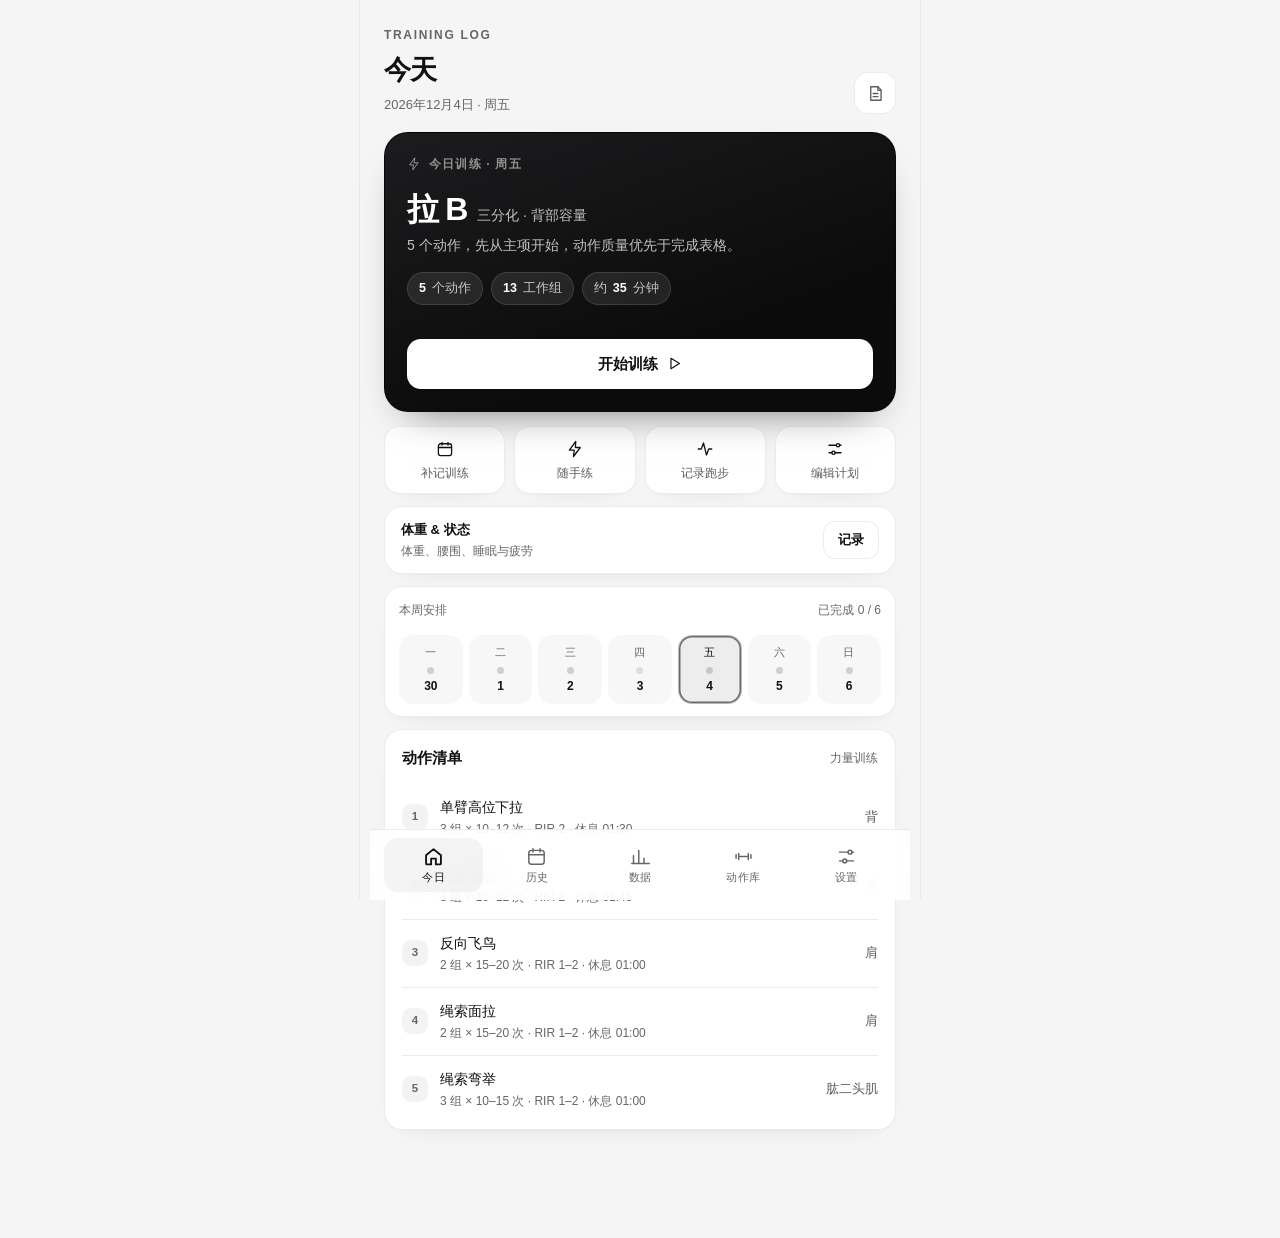
<file: index.html>
<!DOCTYPE html>
<html data-page-node-id="4BgoXGZIjKUIE94hdlyIJY" lang="zh-CN">
<head data-page-node-id="6K3vuKblB557OgptcCpAPZ">

  <meta data-page-node-id="H8Z634RjQCT3QkQrh6NbOW" charset="utf-8">
  <meta name="viewport" content="width=device-width, initial-scale=1, viewport-fit=cover">
  <meta name="theme-color" content="#ffffff">
  <link rel="apple-touch-icon" href="icons/apple-touch-icon.png">
  <meta data-page-node-id="sHBAgS1FxK8gGfsgb4abY8" content="yes" name="mobile-web-app-capable">
  <meta data-page-node-id="vWqHRIFQ7TsLqAGckA4BVm" content="yes" name="apple-mobile-web-app-capable">
  <meta data-page-node-id="H5lo8o8eobjHa5nm4VDQzP" content="default" name="apple-mobile-web-app-status-bar-style">
  <meta data-page-node-id="joCa9U9R2MdzbBMVvzWFEs" content="个人训练计划与健身记录：三分化六练，逐组完成、自动休息计时、单次训练即时补录。" name="description">
  <link rel="manifest" href="manifest.webmanifest">
  <title data-page-node-id="KFOhp5UWlu4AJMWG9jkAlb" data-pnid-children="zbtNJm9cxdGMDMHRS9T8SI">训练日志 · 三分化六练</title>
  <link rel="icon" href="icons/icon-192.png" sizes="192x192">
  <style>
/* ==========================================================
   训练日志 · 三分化六练  |  视觉系统
   ========================================================== */

:root {
  --bg: #f5f5f6;
  --bg-soft: #efeff0;
  --surface: #ffffff;
  --surface-2: #f3f3f4;
  --surface-3: #e8e8e9;
  --line: rgba(0, 0, 0, .075);
  --line-strong: rgba(0, 0, 0, .18);
  --text: #111111;
  --text-2: #5d5d5d;
  --muted: #666666;
  --accent: #111111;
  --accent-dim: rgba(0, 0, 0, .06);
  --accent-ink: #ffffff;
  --blue: #555555;
  --warn: #3f3f3f;
  --danger: #111111;
  --radius: 18px;
  --radius-sm: 12px;
  --shadow-card: 0 1px 2px rgba(0,0,0,.025), 0 10px 26px -22px rgba(0,0,0,.22);
  --shadow-pop: 0 18px 44px -22px rgba(0,0,0,.32);
  --mono: ui-monospace, "SF Mono", "JetBrains Mono", Menlo, Consolas, monospace;
  --font: -apple-system, BlinkMacSystemFont, "Segoe UI", "PingFang SC", "Hiragino Sans GB",
          "Noto Sans SC", "Microsoft YaHei", sans-serif;
}

* { box-sizing: border-box; -webkit-tap-highlight-color: transparent; }

svg { flex-shrink: 0; }

html, body {
  margin: 0; padding: 0;
  background: var(--bg);
  color: var(--text);
  font-family: var(--font);
  font-size: 15px;
  line-height: 1.5;
  -webkit-font-smoothing: antialiased;
  -moz-osx-font-smoothing: grayscale;
  text-rendering: optimizeLegibility;
}

body {
  min-height: 100vh;
  overflow-x: hidden;
}

button, input, textarea, select {
  font: inherit; color: inherit;
}
button { background: none; border: 0; cursor: pointer; }
a { color: inherit; text-decoration: none; }
input, textarea { border-radius: 0; }

::selection { background: var(--accent); color: var(--accent-ink); }

/* 背景光晕 */
.bg-orbs { display: none; }

/* ---------- 启动占位 / 加载失败提示 ---------- */
.boot {
  min-height: 70vh;
  display: flex; flex-direction: column;
  align-items: center; justify-content: center; gap: 14px;
  text-align: center; padding: 40px 24px;
}
.boot-logo {
  width: 46px; height: 46px; border-radius: 15px;
  background: rgba(0,0,0,0.09);
  border: 1px solid rgba(0,0,0,0.165);
  color: var(--accent);
  display: flex; align-items: center; justify-content: center;
}
.boot-logo svg { width: 23px; height: 23px; }
.boot-txt { font-size: 13.5px; color: var(--text-2); }
.boot-hint {
  display: none;
  font-size: 12px; line-height: 1.7; color: var(--muted);
  max-width: 320px;
}
.boot-hint.on { display: block; }
.boot.err .boot-logo { background: rgba(0,0,0,0.066); border-color: rgba(0,0,0,0.138); color: var(--warn); }
.boot.err .boot-hint { color: var(--warn); }

@keyframes bootPulse {
  0%, 100% { opacity: .45; transform: scale(.96); }
  50% { opacity: 1; transform: scale(1); }
}
.boot:not(.err) .boot-logo { animation: bootPulse 1.6s ease-in-out infinite; }

/* ---------- 应用外壳 ---------- */
.app {
  position: relative;
  z-index: 1;
  width: 100%;
  max-width: 540px;
  margin: 0 auto;
  min-height: 100vh;
  padding: 0 18px calc(96px + env(safe-area-inset-bottom));
  display: flex;
  flex-direction: column;
}

@media (min-width: 760px) {
  .app {
    max-width: 560px;
    padding-left: 24px;
    padding-right: 24px;
  }
  body::before {
    content: "";
    position: fixed; left: 50%; top: 0; bottom: 0;
    width: 560px; transform: translateX(-50%);
    border-left: 1px solid rgba(0, 0, 0, .04);
    border-right: 1px solid rgba(0, 0, 0, .04);
    pointer-events: none;
  }
}

/* ---------- 顶部 ---------- */
.topbar {
  display: flex;
  align-items: flex-end;
  justify-content: space-between;
  gap: 14px;
  padding: 26px 0 18px;
}
.topbar .eyebrow {
  font-size: 12px;
  letter-spacing: .14em;
  text-transform: uppercase;
  color: var(--muted);
  font-weight: 600;
}
.topbar h1 {
  margin: 6px 0 0;
  font-size: 27px;
  letter-spacing: -.035em;
  font-weight: 680;
}
.topbar .sub {
  margin-top: 4px;
  font-size: 13px;
  color: var(--muted);
}
.icon-btn {
  width: 42px; height: 42px;
  display: inline-flex; align-items: center; justify-content: center;
  border-radius: 14px;
  background: var(--surface);
  border: 1px solid var(--line);
  color: var(--text-2);
  transition: .18s;
}
.icon-btn:active { transform: scale(.94); background: var(--surface-2); }
.icon-btn svg { width: 19px; height: 19px; }

/* ---------- 卡片 ---------- */
.card {
  background: var(--surface);
  border: 1px solid var(--line);
  border-radius: var(--radius);
  padding: 17px;
  margin-bottom: 12px;
  position: relative;
  overflow: hidden;
  box-shadow: var(--shadow-card);
}
.card.flat { background: var(--surface); }
.card-title {
  display: flex; align-items: center; justify-content: space-between;
  gap: 10px;
  margin: 0 0 14px;
}
.card-title h2 {
  margin: 0; font-size: 15px; font-weight: 650; letter-spacing: -.01em;
}
.card-title .hint { font-size: 12px; color: var(--muted); }
.section-label {
  font-size: 12px; font-weight: 600; letter-spacing: .12em;
  text-transform: uppercase; color: var(--muted);
  margin: 24px 2px 10px;
}

/* ---------- 首页 Hero ---------- */
.hero {
  position: relative;
  border-radius: 24px;
  padding: 22px;
  overflow: hidden;
  margin-bottom: 14px;
  background: linear-gradient(160deg, #1c1c1e, #0b0b0c 70%);
  border: 1px solid rgba(0,0,0,.6);
  box-shadow: 0 20px 40px -26px rgba(0,0,0,.65);
  --text: #ffffff;
  --text-2: rgba(255,255,255,.74);
  --muted: rgba(255,255,255,.52);
  --accent: #ffffff;
  --accent-dim: rgba(255,255,255,.16);
  --line: rgba(255,255,255,.16);
  color: var(--text);
}
.hero .hero-top { color: var(--muted); }
.hero .hero-meta .m {
  background: rgba(255,255,255,.09);
  border-color: rgba(255,255,255,.12);
  color: var(--text-2);
}
.hero .bar { background: rgba(255,255,255,.16); }
.hero .bar > i { background: #ffffff; }
.hero .btn {
  background: rgba(255,255,255,.10);
  border-color: rgba(255,255,255,.18);
  color: #ffffff;
}
.hero .btn.primary {
  background: #ffffff; color: #111111;
  border-color: transparent;
  box-shadow: none;
}
.hero .btn.ghost { background: transparent; }
.hero-top {
  display: flex; align-items: center; gap: 8px;
  font-size: 12px; letter-spacing: .1em; text-transform: uppercase;
  color: var(--text-2); font-weight: 600;
}
.hero-top svg { width: 14px; height: 14px; }
.card-title h2 svg { width: 15px; height: 15px; vertical-align: -2px; margin-right: 5px; }
.row .idx svg { width: 13px; height: 13px; }
.hero h2 small { white-space: nowrap; }
.hero h2 {
  margin: 12px 0 2px;
  font-size: 32px; font-weight: 680; letter-spacing: -.04em;
  display: flex; align-items: baseline; gap: 10px;
}
.hero h2 small {
  font-size: 14px; font-weight: 500; letter-spacing: 0;
  color: var(--text-2);
}
.hero .focus { color: var(--text-2); font-size: 14px; margin-bottom: 16px; }
.hero-meta {
  display: flex; flex-wrap: wrap; gap: 8px; margin-bottom: 18px;
}
.hero-meta .m {
  display: inline-flex; align-items: center; gap: 6px;
  font-size: 12.5px; color: var(--text-2);
  background: rgba(0,0,0,.05);
  border: 1px solid rgba(0,0,0,.06);
  padding: 6px 11px; border-radius: 999px;
}
.hero-meta .m b { color: var(--text); font-weight: 650; font-variant-numeric: tabular-nums; }

.btn {
  display: inline-flex; align-items: center; justify-content: center; gap: 8px;
  height: 50px; padding: 0 20px;
  border-radius: 14px;
  font-weight: 600; font-size: 15px;
  background: var(--surface); color: var(--text);
  border: 1px solid var(--line);
  transition: transform .15s, background .15s, opacity .15s, box-shadow .15s;
  white-space: nowrap;
}
.btn:active { transform: scale(.975); }
.btn.primary {
  background: var(--text); color: #fff;
  border-color: transparent;
  font-weight: 600;
  box-shadow: 0 8px 18px -10px rgba(0,0,0,.55);
}
.btn.primary:active { box-shadow: 0 3px 8px -6px rgba(0,0,0,.5); }
.btn.ghost { background: transparent; }
.btn.block { width: 100%; }
.btn.sm { height: 38px; padding: 0 14px; font-size: 13px; border-radius: 12px; }
.btn:disabled { opacity: .45; }
.btn svg { width: 17px; height: 17px; }

/* 本周条 */
.weekstrip {
  display: grid; grid-template-columns: repeat(7, 1fr);
  gap: 6px; margin-top: 16px;
}
.wd {
  border-radius: 14px;
  padding: 9px 4px 8px;
  text-align: center;
  background: rgba(0,0,0,.03);
  border: 1px solid transparent;
  transition: .2s;
}
.wd .d { font-size: 10.5px; color: var(--muted); letter-spacing: .04em; }
.wd .dot {
  width: 7px; height: 7px; border-radius: 50%;
  margin: 6px auto 0;
  background: rgba(0,0,0,.16);
}
.wd .t { font-size: 12px; font-weight: 600; margin-top: 3px; }
.wd.done { background: rgba(0,0,0,0.06); border-color: rgba(0,0,0,0.165); }
.wd.done .dot { background: var(--accent); box-shadow: 0 0 10px rgba(0,0,0,0.22); }
.wd.today { border-color: rgba(0,0,0,.22); background: rgba(0,0,0,.07); }
.wd.today .d { color: var(--text); }
.wd.rest .dot { background: rgba(0,0,0,.1); }
.wd.missed .dot { background: rgba(0,0,0,0.14); }

/* 列表行 */
.row {
  display: flex; align-items: center; gap: 12px;
  padding: 13px 0;
  border-bottom: 1px solid var(--line);
}
.row:last-child { border-bottom: 0; padding-bottom: 2px; }
.row:first-of-type { padding-top: 2px; }
.row .idx {
  width: 26px; height: 26px; flex: 0 0 26px;
  border-radius: 9px;
  background: var(--surface-2);
  color: var(--muted);
  font-size: 11.5px; font-weight: 650;
  display: flex; align-items: center; justify-content: center;
  font-variant-numeric: tabular-nums;
}
.row .grow { flex: 1; min-width: 0; }
.row .nm { font-size: 14px; font-weight: 550; letter-spacing: -.01em; }
.row .meta { font-size: 12px; color: var(--muted); margin-top: 2px; }
.row .val {
  font-size: 12.5px; color: var(--text-2); font-variant-numeric: tabular-nums;
  text-align: right; white-space: nowrap;
}
.row.done .nm { color: var(--text-2); }
.row.done .idx { background: var(--accent-dim); color: var(--accent); }

/* 徽标 */
.tag {
  display: inline-flex; align-items: center; gap: 5px;
  font-size: 11px; padding: 3px 8px; border-radius: 7px;
  background: var(--surface-2); color: var(--text-2);
  border: 1px solid var(--line);
  white-space: nowrap;
}
.tag.accent { background: var(--accent-dim); color: var(--accent); border-color: rgba(0,0,0,0.15); }
.tag.warn { background: rgba(0,0,0,0.066); color: var(--warn); border-color: rgba(0,0,0,0.11); }
.tag.danger { background: rgba(0,0,0,0.066); color: var(--danger); border-color: rgba(0,0,0,0.121); }
.tag.mute { color: var(--muted); }

/* 提示条 */
.note {
  display: flex; gap: 10px;
  font-size: 12.5px; color: var(--text-2);
  background: rgba(0,0,0,.03);
  border: 1px solid var(--line);
  border-radius: var(--radius-sm);
  padding: 12px 14px;
  line-height: 1.55;
}
.note svg { width: 16px; height: 16px; flex: 0 0 16px; margin-top: 1px; color: var(--muted); }
.note.warn { background: rgba(0,0,0,0.039); border-color: rgba(0,0,0,0.099); color: #3a3a3a; }
.note.warn svg { color: var(--warn); }

/* 进度条 */
.bar { height: 6px; border-radius: 99px; background: rgba(0,0,0,.08); overflow: hidden; }
.bar > i { display: block; height: 100%; border-radius: 99px; background: var(--accent); transition: width .4s ease; }

/* 空状态 */
.empty {
  text-align: center; padding: 30px 18px; color: var(--muted); font-size: 13px;
}
.empty svg { width: 28px; height: 28px; margin-bottom: 8px; opacity: .4; }

/* ---------- 底部导航 ---------- */
.tabbar {
  position: fixed;
  left: 50%; bottom: 0;
  transform: translateX(-50%);
  width: 100%; max-width: 540px;
  z-index: 30;
  padding: 8px 14px calc(8px + env(safe-area-inset-bottom));
  background: rgba(255, 255, 255, .88);
  border-top: 1px solid var(--line);
  backdrop-filter: blur(20px);
  -webkit-backdrop-filter: blur(20px);
  display: flex;
  gap: 4px;
}
.tab {
  flex: 1;
  display: flex; flex-direction: column; align-items: center; gap: 3px;
  padding: 8px 2px 6px;
  border-radius: 14px;
  color: var(--muted);
  font-size: 10.5px;
  letter-spacing: .02em;
  transition: .18s;
}
.tab svg { width: 21px; height: 21px; stroke-width: 1.7; }
.tab.active { color: var(--accent); background: rgba(0,0,0,.045); }
.tab.active svg { stroke-width: 2.1; }
.tab:active { background: rgba(0,0,0,.04); }

/* ---------- 训练执行层 ---------- */
.workout-layer {
  position: fixed; inset: 0; z-index: 50;
  background: var(--bg);
  display: flex; flex-direction: column;
  overflow: hidden;
}
.workout-layer.hidden { display: none; }
.wk-scroll {
  flex: 1;
  display: flex;
  flex-direction: column;
  overflow-y: auto;
  -webkit-overflow-scrolling: touch;
  padding: 0 20px 10px;
  max-width: 540px; margin: 0 auto; width: 100%;
}
.wk-scroll > * { flex-shrink: 0; }
.wk-scroll > .note { margin-top: auto; }
.wk-scroll.center-content { justify-content: center; }
.wk-scroll.center-content > .note { margin-top: 18px; }
.wk-head {
  max-width: 540px; margin: 0 auto; width: 100%;
  padding: calc(14px + env(safe-area-inset-top)) 20px 12px;
  display: flex; align-items: center; gap: 12px;
}
.wk-head .grow { flex: 1; text-align: center; }
.wk-head .k { font-size: 11.5px; letter-spacing: .1em; text-transform: uppercase; color: var(--muted); }
.wk-head .v { font-size: 14px; font-weight: 600; margin-top: 2px; }
.wk-head .icon-btn { background: rgba(0,0,0,.05); border-color: transparent; }

.setdots { display: flex; gap: 6px; margin: 4px 0 18px; }
.setdots i {
  flex: 1; height: 4px; border-radius: 99px;
  background: rgba(0,0,0,.1);
  transition: .3s;
}
.setdots i.done { background: var(--accent); }
.setdots i.cur { background: rgba(0,0,0,0.22); }
.setdots i.extra { background: var(--blue); }

/* 当前动作卡 */
.ex-card {
  border-radius: 26px;
  padding: 20px;
  background: linear-gradient(180deg, rgba(0,0,0,.05), rgba(0,0,0,.015)), var(--surface);
  border: 1px solid var(--line);
  margin-bottom: 16px;
}
.ex-card .exname {
  font-size: 26px; font-weight: 720; letter-spacing: -.03em; line-height: 1.2;
  margin: 6px 0 8px;
}
.ex-card .gear { font-size: 12.5px; color: var(--muted); display: flex; align-items: center; gap: 6px; }
.ex-specs {
  display: grid; grid-template-columns: repeat(3, 1fr);
  gap: 1px;
  margin-top: 18px;
  background: var(--line);
  border-radius: 14px;
  overflow: hidden;
}
.ex-specs > div {
  background: var(--surface);
  padding: 11px 10px;
  text-align: center;
}
.ex-specs .k { font-size: 10.5px; color: var(--muted); letter-spacing: .04em; }
.ex-specs .v {
  font-size: 16px; font-weight: 650; margin-top: 3px;
  font-variant-numeric: tabular-nums;
}
.ex-cue {
  margin-top: 16px; font-size: 12.5px; color: var(--text-2);
  line-height: 1.6;
  padding-left: 11px; border-left: 2px solid rgba(0,0,0,0.22);
}
.lastrec {
  margin-top: 14px; font-size: 12px; color: var(--muted);
  display: flex; gap: 6px; align-items: flex-start;
}
.lastrec b { color: var(--text-2); font-weight: 600; }

/* 大组号 */
.setbig {
  text-align: center;
  padding: 6px 0 14px;
  flex: 1;
  display: flex; flex-direction: column; justify-content: center;
}
.setbig .n {
  font-size: 66px; font-weight: 750; line-height: 1;
  letter-spacing: -.05em;
  font-variant-numeric: tabular-nums;
  display: flex; align-items: baseline; justify-content: center; gap: 4px;
}
.setbig .n small { font-size: 18px; color: var(--muted); font-weight: 500; letter-spacing: 0; }
.prev-sets {
  display: flex; flex-wrap: wrap; justify-content: center; gap: 6px;
  margin-top: 14px; padding: 0 8px;
}
.queue { margin-top: 26px; border-top: 1px solid var(--line); padding-top: 15px; }
.qhead {
  font-size: 10.5px; letter-spacing: .14em; text-transform: uppercase;
  color: var(--muted); margin-bottom: 6px; font-weight: 600;
}
.qrow {
  display: flex; align-items: center; gap: 10px;
  padding: 7px 0; font-size: 13px; color: var(--text-2);
}
.qrow .n {
  width: 18px; height: 18px; flex: 0 0 18px; border-radius: 6px;
  background: rgba(0,0,0,.05); color: var(--muted);
  font-size: 9.5px; display: flex; align-items: center; justify-content: center;
}
.qrow em { margin-left: auto; font-style: normal; font-size: 11.5px; color: var(--muted); white-space: nowrap; }
.setbig .label {
  margin-top: 10px; font-size: 12px; color: var(--muted); letter-spacing: .16em; text-transform: uppercase;
}

.wk-foot {
  position: relative;
  padding: 14px 20px calc(16px + env(safe-area-inset-bottom));
  background: linear-gradient(180deg, rgba(245,245,246,0), var(--bg) 34%);
  max-width: 540px; margin: 0 auto; width: 100%;
  flex-shrink: 0;
}
.wk-foot .btn { width: 100%; height: 58px; font-size: 16px; border-radius: 18px; }
.wk-sub {
  display: flex; justify-content: center; gap: 8px; margin-top: 10px;
}
.wk-sub button {
  font-size: 12.5px; color: var(--muted);
  padding: 8px 12px; border-radius: 10px;
  border: 1px solid transparent;
}
.wk-sub button:active { background: rgba(0,0,0,.05); }

/* 休息 */
.rest-wrap { text-align: center; padding-top: 4px; }
.rest-kicker {
  display: inline-flex; align-items: center; gap: 7px;
  font-size: 11.5px; letter-spacing: .12em; text-transform: uppercase;
  color: var(--muted); margin-bottom: 6px;
}
.rest-kicker .live {
  width: 6px; height: 6px; border-radius: 50%; background: var(--accent);
  box-shadow: 0 0 0 0 rgba(0,0,0,0.22);
  animation: pulse 2s infinite;
}
@keyframes pulse {
  0% { box-shadow: 0 0 0 0 rgba(0,0,0,0.22); }
  70% { box-shadow: 0 0 0 9px rgba(0,0,0,0.0); }
  100% { box-shadow: 0 0 0 0 rgba(0,0,0,0.0); }
}
.ring-wrap {
  position: relative;
  width: 176px; height: 176px;
  margin: 2px auto 0;
}
.ring-wrap svg { transform: rotate(-90deg); width: 100%; height: 100%; }
.ring-track { fill: none; stroke: rgba(0,0,0,.06); stroke-width: 4; }
.ring-prog {
  fill: none; stroke: var(--accent); stroke-width: 4; stroke-linecap: round;
  transition: stroke-dashoffset .3s linear;
}
.ring-prog.finished { stroke: #ffffff; }
.ring-center {
  position: absolute; inset: 0;
  display: flex; flex-direction: column; align-items: center; justify-content: center;
}
.ring-center .time {
  font-family: var(--mono);
  font-size: 40px; font-weight: 550; letter-spacing: -.045em;
  font-variant-numeric: tabular-nums;
}
.ring-center .cap {
  font-size: 11.5px; color: var(--muted); letter-spacing: .14em; text-transform: uppercase;
  margin-top: 2px;
}
.ring-center.paused .time { color: var(--warn); }
.ring-center.finished .time { color: var(--text); animation: restDone 1.6s ease-in-out infinite; }
@keyframes restDone {
  0%, 100% { opacity: 1; }
  50% { opacity: .45; }
}
.timer-controls.is-finished [data-act="toggle-pause"],
.timer-controls.is-finished [data-v="-15"] { display: none; }

.timer-controls {
  display: flex; justify-content: center; gap: 6px; margin: 2px 0 10px;
  flex-wrap: nowrap;
}
.timer-controls button {
  height: 36px; padding: 0 11px; border-radius: 10px;
  background: var(--surface-2); border: 1px solid var(--line);
  font-size: 12.5px; font-weight: 550; color: var(--text-2);
  display: inline-flex; align-items: center; justify-content: center; gap: 5px;
  white-space: nowrap;
  transition: .15s;
}
.timer-controls button:active { transform: scale(.96); }
.timer-controls button svg { width: 15px; height: 15px; }

/* 记录上一组 */
.log-card {
  border-radius: 22px;
  background: var(--surface);
  border: 1px solid var(--line);
  padding: 14px 16px;
  text-align: left;
  margin-bottom: 14px;
}
.log-head {
  display: flex; align-items: center; justify-content: space-between;
  margin-bottom: 12px;
}
.log-head .t { font-size: 13.5px; font-weight: 650; display: flex; align-items: center; gap: 8px; }
.log-head .saved {
  font-size: 11px; color: var(--accent); opacity: 0;
  transition: opacity .3s;
  display: inline-flex; align-items: center; gap: 4px;
}
.log-head .saved.on { opacity: 1; }
.log-grid {
  display: grid; grid-template-columns: 1fr 1fr 1fr; gap: 9px;
}
.field label {
  display: block; font-size: 10.5px; color: var(--muted);
  letter-spacing: .06em; text-transform: uppercase; margin-bottom: 6px;
}
.field .ctrl {
  display: flex; align-items: center;
  background: var(--surface-2);
  border: 1px solid var(--line);
  border-radius: 12px;
  overflow: hidden;
  height: 44px;
}
.field .ctrl input {
  flex: 1; min-width: 0; width: 100%;
  background: transparent; border: 0; outline: none;
  text-align: center;
  font-size: 16px; font-weight: 600;
  font-variant-numeric: tabular-nums;
  padding: 0;
}
.field .ctrl button {
  width: 28px; height: 100%;
  color: var(--muted); font-size: 16px;
  display: flex; align-items: center; justify-content: center;
  flex: 0 0 28px;
}
.field .ctrl button:active { background: rgba(0,0,0,.06); color: var(--text); }
.field .ctrl input::placeholder { color: rgba(0,0,0,.22); font-weight: 500; }
.field.wide { grid-column: span 3; margin-top: 9px; }
.field.wide .ctrl { height: 40px; }
.field.wide input { text-align: left; padding: 0 12px; font-size: 16px; font-weight: 500; }
.rir-chips { display: flex; gap: 5px; margin-top: 8px; }
.rir-chips button {
  flex: 1; height: 26px; border-radius: 7px;
  font-size: 10.5px; color: var(--muted); white-space: nowrap; padding: 0 2px;
  background: rgba(0,0,0,.04); border: 1px solid transparent;
}
.rir-chips button.on { background: var(--accent-dim); color: var(--accent); border-color: rgba(0,0,0,0.188); }

/* 两种字段布局 / RPE 滑杆 */
.log-grid.two { grid-template-columns: 1fr 1fr; }
.rpe-wrap { padding: 2px 2px 0; }
.rpe-top { display: flex; align-items: baseline; justify-content: space-between; margin-bottom: 6px; }
.rpe-top span { font-size: 10.5px; color: var(--muted); letter-spacing: .06em; text-transform: uppercase; }
.rpe-top b { font-size: 22px; font-variant-numeric: tabular-nums; letter-spacing: -.02em; }
.rpe-range {
  width: 100%; height: 30px; margin: 0;
  accent-color: var(--accent);
  background: transparent;
}
.rpe-scale { display: flex; justify-content: space-between; font-size: 10.5px; color: var(--muted); margin-top: -2px; }
.field .ctrl input[type="date"] { text-align: left; padding: 0 10px; font-size: 15px; font-weight: 500; }

/* 打卡记录行 */
.ck-row {
  display: flex; align-items: center; gap: 10px; width: 100%;
  padding: 11px 2px; text-align: left;
  border-bottom: 1px solid var(--line);
  font-size: 12.5px; color: var(--text-2);
}
.ck-row:last-child { border-bottom: 0; }
.ck-row .d { width: 44px; flex: 0 0 44px; color: var(--muted); font-variant-numeric: tabular-nums; }
.ck-row .grow { flex: 1; min-width: 0; overflow: hidden; text-overflow: ellipsis; white-space: nowrap; }
.ck-row .chev { color: var(--muted); display: inline-flex; }
.ck-row .chev svg { width: 14px; height: 14px; }

/* 完成动作 / 完成训练 */
.finish { text-align: center; padding: 30px 0 10px; }
.finish .badge {
  width: 74px; height: 74px; border-radius: 24px;
  background: var(--accent-dim);
  border: 1px solid rgba(0,0,0,0.21);
  display: flex; align-items: center; justify-content: center;
  margin: 0 auto 18px;
  color: var(--accent);
}
.finish .badge svg { width: 34px; height: 34px; }
.finish h2 { font-size: 27px; margin: 0 0 6px; letter-spacing: -.03em; }
.finish p { color: var(--muted); font-size: 13px; margin: 0 0 22px; }
.summary-grid {
  display: grid; grid-template-columns: repeat(3, 1fr); gap: 10px;
  margin-bottom: 22px;
}
.summary-grid > div {
  background: var(--surface); border: 1px solid var(--line);
  border-radius: 16px; padding: 14px 8px;
}
.summary-grid .v { font-size: 24px; font-weight: 720; font-variant-numeric: tabular-nums; letter-spacing: -.03em; }
.summary-grid .k { font-size: 11px; color: var(--muted); margin-top: 3px; }

.setpills { display: flex; flex-wrap: wrap; gap: 6px; margin-top: 8px; }
.setpills .pill {
  display: inline-flex; align-items: center; gap: 6px;
  cursor: pointer;
  transition: border-color .15s, background .15s;
  background: rgba(0,0,0,.04);
  border: 1px solid var(--line);
  border-radius: 9px; padding: 4px 8px;
  font-size: 11.5px; color: var(--text-2);
  font-variant-numeric: tabular-nums;
}
.setpills .pill i {
  width: 14px; height: 14px; border-radius: 4px;
  background: rgba(0,0,0,.07); color: var(--muted);
  font-size: 9px; font-style: normal;
  display: flex; align-items: center; justify-content: center;
}
.setpills .pill em { color: var(--muted); font-style: normal; }
.setpills .pill:active { background: rgba(0,0,0,0.075); border-color: rgba(0,0,0,0.188); }
.set-list { text-align: left; }
.set-item {
  display: flex; align-items: center; gap: 10px;
  padding: 11px 0; border-bottom: 1px solid var(--line);
  font-size: 13px;
}
.set-item:last-child { border-bottom: 0; }
.set-item .no {
  width: 22px; height: 22px; border-radius: 7px;
  background: var(--surface-2); color: var(--muted);
  font-size: 11px; display: flex; align-items: center; justify-content: center;
  font-variant-numeric: tabular-nums;
}
.set-item .w { font-weight: 600; font-variant-numeric: tabular-nums; }
.set-item .r { color: var(--text-2); font-variant-numeric: tabular-nums; }
.set-item .sp { flex: 1; }
.set-item .miss { font-size: 11px; color: var(--warn); }
button.set-item.editable {
  width: 100%; background: none; border: 0; border-bottom: 1px solid var(--line);
  color: var(--text); font: inherit; text-align: left; cursor: pointer;
  -webkit-tap-highlight-color: transparent;
}
button.set-item.editable:last-child { border-bottom: 0; }
button.set-item.editable:active { background: rgba(0,0,0,0.05); }
button.set-item.editable .miss { color: var(--text-2); }

/* 休息页的紧凑记录胶囊 */
.rec-card { padding: 14px 16px 15px; }
.rec-card .card-title { margin-bottom: 10px; }
.rec-pills { display: flex; flex-wrap: wrap; gap: 8px; }
.rec-pill {
  display: inline-flex; align-items: center; gap: 7px;
  padding: 6px 11px 6px 6px; border: 1px solid var(--line-strong); border-radius: 999px;
  background: none; color: var(--text); font: inherit; font-size: 12.5px;
  font-variant-numeric: tabular-nums; cursor: pointer;
  -webkit-tap-highlight-color: transparent;
}
.rec-pill i {
  width: 20px; height: 20px; border-radius: 999px; background: rgba(0,0,0,.08);
  color: var(--muted); font-style: normal; font-size: 10.5px;
  display: flex; align-items: center; justify-content: center;
}
.rec-pill b { font-weight: 600; }
.rec-pill span { color: var(--text-2); }
.rec-pill em { font-style: normal; font-size: 10.5px; color: var(--muted); }
.rec-pill.done i { background: var(--text); color: #fff; }
.rec-pill:active { background: rgba(0,0,0,.06); }

/* ---------- 弹层 ---------- */
.sheet-mask {
  position: fixed; inset: 0; z-index: 60;
  background: rgba(0, 0, 0, .42);
  backdrop-filter: blur(4px);
  opacity: 0; transition: opacity .22s;
  display: flex; align-items: flex-end; justify-content: center;
}
.sheet-mask.on { opacity: 1; }
.sheet {
  width: 100%; max-width: 540px;
  background: #ffffff;
  border-radius: 24px 24px 0 0;
  border-top: 1px solid var(--line-strong);
  box-shadow: 0 -18px 44px -20px rgba(0,0,0,.35);
  padding: 10px 20px 0;
  max-height: 86vh;
  display: flex; flex-direction: column;
  overflow: hidden;
  transform: translateY(24px);
  transition: transform .26s cubic-bezier(.2,.8,.3,1);
}
.sheet-mask.on .sheet { transform: translateY(0); }
.sheet-grab {
  width: 38px; height: 4px; border-radius: 99px;
  background: rgba(0,0,0,.16);
  margin: 4px auto 14px;
}
.sheet h3 {
  margin: 0 0 4px; font-size: 19px; letter-spacing: -.02em;
}
.sheet .desc { font-size: 13px; color: var(--muted); margin-bottom: 18px; line-height: 1.6; }
.sheet-body { flex: 1; min-height: 0; overflow-y: auto; -webkit-overflow-scrolling: touch;
               padding-bottom: calc(22px + env(safe-area-inset-bottom)); }
.sheet.has-actions .sheet-body { padding-bottom: 14px; }
.sheet-actions { display: flex; gap: 10px; margin-top: 10px; flex: none;
                 border-top: 1px solid var(--line);
                 padding: 10px 0 calc(22px + env(safe-area-inset-bottom)); }
.sheet-actions .btn { flex: 1; height: 48px; }
.sheet-actions .btn.danger { background: rgba(0,0,0,0.066); color: var(--danger); border-color: rgba(0,0,0,0.138); }

/* 选项列表 */
.optlist { display: flex; flex-direction: column; gap: 2px; }
.optlist button {
  display: flex; align-items: center; gap: 12px;
  padding: 14px 12px; border-radius: 13px;
  text-align: left; width: 100%;
  transition: .15s;
}
.optlist button:active { background: rgba(0,0,0,.05); }
.optlist .nm { font-size: 14px; font-weight: 550; }
.optlist .sub { font-size: 11.5px; color: var(--muted); margin-top: 2px; }
.optlist .chev { margin-left: auto; color: var(--muted); }
.optlist button.on { background: var(--accent-dim); }
.optlist button.on .nm { color: var(--accent); }

/* 确认框 */
.dialog {
  background: var(--surface); border: 1px solid var(--line-strong);
  border-radius: 22px; padding: 22px;
  width: calc(100% - 48px); max-width: 360px;
  margin: auto;
  transform: scale(.96); opacity: 0;
  transition: .2s;
}
.sheet-mask.on .dialog { transform: scale(1); opacity: 1; }
.dialog h3 { font-size: 17px; margin: 0 0 6px; }
.dialog p { font-size: 13px; color: var(--muted); margin: 0 0 20px; line-height: 1.6; }
.dialog .sheet-actions { margin-top: 0; }

/* Toast */
#toast-root {
  position: fixed; left: 50%; bottom: calc(96px + env(safe-area-inset-bottom));
  transform: translateX(-50%);
  z-index: 90; pointer-events: none;
  display: flex; flex-direction: column; gap: 8px; align-items: center;
  width: 100%; max-width: 400px;
}
.toast {
  background: rgba(255,255,255,.98);
  border: 1px solid rgba(0,0,0,.14);
  color: var(--text);
  padding: 11px 18px; border-radius: 13px;
  font-size: 13px; font-weight: 500;
  box-shadow: 0 12px 32px -12px rgba(0,0,0,.28);
  animation: toastIn .25s ease;
  max-width: 90%;
}
.toast.dark { border-color: var(--line-strong); background: rgba(250,250,250,.98); }
@keyframes toastIn {
  from { opacity: 0; transform: translateY(8px) scale(.97); }
  to { opacity: 1; transform: none; }
}

/* ---------- 分段控件 ---------- */
.segmented {
  display: inline-flex;
  background: var(--surface);
  border: 1px solid var(--line);
  border-radius: 12px;
  padding: 3px;
  gap: 2px;
}
.segmented button {
  padding: 6px 13px; border-radius: 9px;
  font-size: 12.5px; color: var(--muted); font-weight: 550;
  transition: .18s;
}
.segmented button.on { background: var(--surface-3); color: var(--text); }
.segmented.block { display: flex; width: 100%; }
.segmented.block button { flex: 1; text-align: center; padding: 7px 2px; font-size: 12px; }

/* ---------- 输入 ---------- */
.input {
  width: 100%; height: 46px;
  background: var(--surface-2);
  border: 1px solid var(--line);
  border-radius: 13px;
  padding: 0 14px;
  outline: none;
  font-size: 16px;
  transition: border-color .2s;
}
.input:focus { border-color: rgba(0,0,0,0.22); }
.input::placeholder { color: rgba(0,0,0,.2); }
textarea.input { height: auto; padding: 12px 14px; resize: vertical; min-height: 74px; }
.searchbox { position: relative; }
.searchbox svg {
  position: absolute; left: 14px; top: 50%; transform: translateY(-50%);
  width: 17px; height: 17px; color: var(--muted);
}
.searchbox .input { padding-left: 42px; }

.chiprow {
  display: flex; gap: 7px; overflow-x: auto;
  padding: 2px 0 4px;
  scrollbar-width: none;
}
.chiprow::-webkit-scrollbar { display: none; }
.chiprow {
  -webkit-mask-image: linear-gradient(90deg, #000 90%, rgba(0,0,0,.15) 100%);
  mask-image: linear-gradient(90deg, #000 90%, rgba(0,0,0,.15) 100%);
}
.chiprow button {
  flex: 0 0 auto;
  height: 32px; padding: 0 13px; border-radius: 99px;
  background: var(--surface); border: 1px solid var(--line);
  font-size: 12.5px; color: var(--text-2);
  transition: .15s;
}
.chiprow button.on { background: var(--accent); color: var(--accent-ink); border-color: transparent; font-weight: 600; }

/* ---------- 历史 / 日历 ---------- */
.cal-head .icon-btn.prev svg { transform: rotate(180deg); }
.cal-head {
  display: flex; align-items: center; justify-content: space-between;
  margin-bottom: 10px;
}
.cal-head .m { font-size: 15px; font-weight: 650; }
.cal-grid {
  display: grid; grid-template-columns: repeat(7, 1fr); gap: 3px;
}
.cal-grid .wd-name {
  text-align: center; font-size: 10.5px; color: var(--muted);
  padding: 4px 0 8px; letter-spacing: .04em;
}
.cal-d {
  aspect-ratio: 1 / 1.06;
  border-radius: 11px;
  display: flex; flex-direction: column; align-items: center; justify-content: center;
  gap: 3px;
  font-size: 12.5px;
  color: var(--text-2);
  position: relative;
  transition: .15s;
  font-variant-numeric: tabular-nums;
}
.cal-d.out { opacity: .22; }
.cal-d .mk {
  width: 4px; height: 4px; border-radius: 50%; background: transparent;
}
.cal-d.done { background: rgba(0,0,0,0.075); color: var(--accent); font-weight: 600; }
.cal-d.done .mk { background: var(--accent); }
.cal-d.run { color: var(--blue); }
.cal-d.run .mk { background: var(--blue); }
.cal-d.today { box-shadow: inset 0 0 0 1px rgba(0,0,0,.28); }
.cal-d.sel { background: rgba(0,0,0,.1); box-shadow: inset 0 0 0 1px rgba(0,0,0,.3); }
.cal-d.miss .mk { background: rgba(0,0,0,0.14); }

/* ---------- 动作库 ---------- */
.lib-item {
  display: flex; align-items: center; gap: 13px;
  padding: 14px 0; border-bottom: 1px solid var(--line);
  width: 100%; text-align: left;
}
.lib-item:last-child { border-bottom: 0; }
.lib-thumb {
  width: 44px; height: 44px; flex: 0 0 44px;
  border-radius: 13px;
  background: linear-gradient(150deg, rgba(0,0,0,0.105), rgba(0,0,0,.03));
  border: 1px solid var(--line);
  display: flex; align-items: center; justify-content: center;
  color: rgba(0,0,0,0.22);
}
.lib-thumb svg { width: 20px; height: 20px; }
.lib-item .nm { font-size: 14px; font-weight: 550; }
.lib-item .mt { font-size: 11.5px; color: var(--muted); margin-top: 3px; display: flex; gap: 6px; flex-wrap: wrap; }
.lib-item .chev { color: rgba(0,0,0,.2); }

/* 动作详情 */
.detail-hero {
  background: linear-gradient(150deg, rgba(0,0,0,0.09), rgba(0,0,0,.02));
  border: 1px solid rgba(0,0,0,0.12);
  border-radius: 20px; padding: 18px;
  margin-bottom: 16px;
}
.detail-hero h3 { margin: 0 0 6px; font-size: 22px; letter-spacing: -.02em; }
.cue-list { margin: 0; padding: 0; list-style: none; }
.cue-list li {
  display: flex; gap: 10px; font-size: 13px; color: var(--text-2);
  line-height: 1.65; padding: 8px 0;
}
.cue-list li .n {
  width: 18px; height: 18px; flex: 0 0 18px; border-radius: 6px;
  background: var(--surface-2); color: var(--muted);
  font-size: 10px; display: flex; align-items: center; justify-content: center;
  margin-top: 2px;
}
.alt-chips { display: flex; flex-wrap: wrap; gap: 7px; }

/* 自建动作表单 */
.chiprow.wrap {
  flex-wrap: wrap; overflow: visible;
  -webkit-mask-image: none; mask-image: none;
  row-gap: 6px;
}
.ex-field { margin-bottom: 14px; }
.ex-field > label {
  display: block; font-size: 11.5px; color: var(--muted);
  letter-spacing: .02em; margin-bottom: 7px;
}
.ex-field .input { height: 44px; font-size: 15px; }
.ex-field textarea.input { min-height: 92px; font-size: 14px; line-height: 1.65; }
.ex-field .chiprow { padding-bottom: 0; }
.ex-field .chiprow button { height: 31px; font-size: 12px; }
.ex-field .chiprow button:disabled { opacity: .35; }
.lib-item .nm .tag { font-size: 10px; padding: 1px 6px; font-weight: 500; }

/* ---------- 统计 ---------- */
.stat-grid {
  display: grid; grid-template-columns: 1fr 1fr; gap: 10px;
  margin-bottom: 14px;
}
.stat {
  background: var(--surface); border: 1px solid var(--line);
  border-radius: 18px; padding: 15px 16px;
}
.stat .k { font-size: 11.5px; color: var(--muted); letter-spacing: .03em; }
.stat .v {
  font-size: 25px; font-weight: 700; letter-spacing: -.03em; margin-top: 5px;
  font-variant-numeric: tabular-nums;
}
.stat .v small { font-size: 12px; font-weight: 500; color: var(--muted); margin-left: 3px; letter-spacing: 0; }
.stat .d { font-size: 11.5px; margin-top: 4px; color: var(--muted); }
.stat .d.up { color: var(--accent); }
.stat .d.down { color: var(--warn); }

.chart-box { margin-top: 4px; }
.chart-box svg { width: 100%; height: auto; display: block; overflow: visible; }
.legend {
  display: flex; flex-wrap: wrap; gap: 10px 14px; margin-top: 10px;
}
.legend span {
  display: inline-flex; align-items: center; gap: 6px;
  font-size: 11.5px; color: var(--muted);
}
.legend i { width: 8px; height: 8px; border-radius: 3px; }

.review-item {
  display: flex; gap: 11px; padding: 13px 0;
  border-bottom: 1px solid var(--line);
}
.review-item:last-child { border-bottom: 0; }
.review-item .no {
  width: 20px; height: 20px; flex: 0 0 20px; border-radius: 7px;
  background: var(--accent-dim); color: var(--accent);
  font-size: 10.5px; font-weight: 650;
  display: flex; align-items: center; justify-content: center;
  margin-top: 1px;
}
.review-item .t { font-size: 13px; font-weight: 600; margin-bottom: 3px; }
.review-item .b { font-size: 12.5px; color: var(--text-2); line-height: 1.6; }
.review-item .src { font-size: 11px; color: var(--muted); margin-top: 5px; }

.bars { display: flex; flex-direction: column; gap: 12px; }
.barline .top {
  display: flex; justify-content: space-between; align-items: baseline;
  font-size: 12px; margin-bottom: 6px;
}
.barline .top .g { color: var(--text-2); }
.barline .top .n { color: var(--muted); font-variant-numeric: tabular-nums; }
.barline .track {
  height: 7px; border-radius: 99px; background: rgba(0,0,0,.06);
  position: relative; overflow: hidden;
}
.barline .track i {
  position: absolute; left: 0; top: 0; bottom: 0;
  border-radius: 99px; background: linear-gradient(90deg, rgba(0,0,0,0.22), var(--accent));
}
.barline .track u {
  position: absolute; top: -3px; bottom: -3px; width: 1px;
  background: rgba(0,0,0,.35);
}

/* ---------- 设置 ---------- */
.setrow {
  display: flex; align-items: center; gap: 12px;
  padding: 15px 0; border-bottom: 1px solid var(--line);
}
.setrow:last-child { border-bottom: 0; }
.setrow .grow { flex: 1; }
.setrow .t { font-size: 14px; font-weight: 500; }
.setrow .s { font-size: 11.5px; color: var(--muted); margin-top: 2px; line-height: 1.45; }
.switch {
  width: 46px; height: 27px; border-radius: 99px;
  background: rgba(0,0,0,.16);
  position: relative; transition: .22s; flex: 0 0 46px;
}
.switch::after {
  content: ""; position: absolute; top: 3px; left: 3px;
  width: 21px; height: 21px; border-radius: 50%;
  background: #fff; box-shadow: 0 1px 3px rgba(0,0,0,.28); transition: .22s;
}
.switch.on { background: var(--accent); }
.switch.on::after { transform: translateX(19px); background: #ffffff; }

/* 小工具 */
.mut { color: var(--muted); }
.tnum { font-variant-numeric: tabular-nums; }
.nowrap { white-space: nowrap; }
.hidden { display: none !important; }
.mt8 { margin-top: 8px; } .mt12 { margin-top: 12px; } .mt16 { margin-top: 16px; }
.mb0 { margin-bottom: 0; }
.center { text-align: center; }
.flex { display: flex; } .between { justify-content: space-between; } .aic { align-items: center; }
.gap8 { gap: 8px; } .gap12 { gap: 12px; }
.f11 { font-size: 11px; } .f12 { font-size: 12px; } .f13 { font-size: 13px; }

.fade-in { animation: fadeIn .3s ease; }
@keyframes fadeIn {
  from { opacity: 0; transform: translateY(6px); }
  to { opacity: 1; transform: none; }
}


/* ---------- 计划编辑 ---------- */
.pe-list { display: flex; flex-direction: column; gap: 2px; }
.pe-row { display: flex; align-items: center; gap: 6px; border-bottom: 1px solid var(--line); }
.pe-row:last-child { border-bottom: 0; }
.pe-main {
  flex: 1; display: flex; align-items: center; gap: 11px;
  padding: 12px 4px; text-align: left; min-width: 0;
}
.pe-main:disabled { opacity: .55; }
.pe-d {
  width: 28px; height: 28px; flex: 0 0 28px; border-radius: 9px;
  background: var(--surface-2); color: var(--text-2);
  font-size: 12px; display: flex; align-items: center; justify-content: center;
}
.pe-main .nm { font-size: 14px; font-weight: 550; }
.pe-main .sub { font-size: 11.5px; color: var(--muted); margin-top: 2px; }
.pe-mv { display: flex; gap: 4px; }
.pe-mv button {
  width: 28px; height: 28px; border-radius: 8px;
  background: var(--surface-2); border: 1px solid var(--line);
  color: var(--text-2); font-size: 12px;
}
.pe-mv button:disabled { opacity: .3; }
.pe-back {
  display: inline-flex; align-items: center; gap: 4px;
  font-size: 12.5px; color: var(--muted); margin-bottom: 10px;
}
.pe-back svg { width: 14px; height: 14px; transform: rotate(180deg); }
.pe-ex { padding: 13px 0; border-bottom: 1px solid var(--line); }
.pe-ex:last-of-type { border-bottom: 0; }
.pe-exhead { display: flex; align-items: center; justify-content: space-between; gap: 10px; margin-bottom: 10px; }
.pe-exhead .nm { font-size: 14px; font-weight: 600; }
.pe-exhead .sub { font-size: 11px; color: var(--muted); margin-top: 1px; }
.pe-ctrls { display: grid; grid-template-columns: repeat(2, 1fr); gap: 8px; }
.pe-tools { display: flex; gap: 4px; flex: 0 0 auto; }
.pe-tools button {
  min-width: 30px; height: 28px; padding: 0 7px;
  border-radius: 8px; background: var(--surface-2);
  border: 1px solid var(--line); color: var(--text-2);
  font-size: 12px;
}
.pe-tools button:disabled { opacity: .3; }
.pe-field { display: flex; align-items: center; justify-content: space-between; gap: 6px; }
.pe-field > span { font-size: 11px; color: var(--muted); white-space: nowrap; }
.pe-step {
  display: flex; align-items: center;
  background: var(--surface-2); border: 1px solid var(--line);
  border-radius: 9px; height: 34px; min-width: 96px;
}
.pe-step button { width: 26px; height: 100%; color: var(--muted); font-size: 14px; }
.pe-step b {
  flex: 1; text-align: center; font-size: 12.5px; font-weight: 600;
  font-variant-numeric: tabular-nums; white-space: nowrap;
}


/* ---------- 桌面端品牌侧栏 ---------- */
.desk-aside { display: none; }

@media (min-width: 1360px) {
  .desk-aside {
    display: block;
    position: fixed;
    left: calc(50% - 600px);
    top: 50%;
    transform: translateY(-50%);
    width: 300px;
    z-index: 2;
    pointer-events: none;
  }
  .da-brand { display: flex; align-items: center; gap: 11px; margin-bottom: 34px; }
  .da-logo {
    width: 40px; height: 40px; border-radius: 13px;
    background: rgba(0,0,0,0.09);
    border: 1px solid rgba(0,0,0,0.18);
    color: var(--accent);
    display: flex; align-items: center; justify-content: center;
  }
  .da-logo svg { width: 21px; height: 21px; }
  .da-name { font-size: 15px; font-weight: 650; letter-spacing: -.01em; }
  .da-sub { font-size: 10.5px; letter-spacing: .14em; text-transform: uppercase; color: var(--muted); margin-top: 2px; }
  .desk-aside h2 {
    font-size: 34px; line-height: 1.28; letter-spacing: -.035em;
    margin: 0 0 16px; font-weight: 700;
  }
  .desk-aside p { font-size: 13.5px; line-height: 1.75; color: var(--muted); margin: 0 0 30px; }
  .da-steps { list-style: none; margin: 0 0 34px; padding: 0; }
  .da-steps li {
    display: flex; align-items: baseline; gap: 12px;
    padding: 11px 0; border-top: 1px solid var(--line);
    font-size: 13px; color: var(--text-2);
  }
  .da-steps li:last-child { border-bottom: 1px solid var(--line); }
  .da-steps b { font-family: var(--mono); font-size: 10.5px; color: var(--accent); font-weight: 500; }
  .da-foot { font-size: 11.5px; color: rgba(0,0,0,.28); letter-spacing: .02em; }
}

/* ==========================================================
   体验升级组件
   ========================================================== */

/* 本周条可点：跳到对应日期的历史 */
.wd { cursor: pointer; font: inherit; color: inherit; width: 100%; }
.wd:active { transform: scale(.94); }
.wd .t { font-variant-numeric: tabular-nums; }
.wd.today { box-shadow: inset 0 0 0 1.5px rgba(0,0,0,.55); }
.wd.today .t { font-weight: 700; }

/* 首页快捷操作 */
.quick-row { display: grid; grid-template-columns: repeat(4, 1fr); gap: 9px; margin-bottom: 12px; }
.quick-row button {
  display: flex; flex-direction: column; align-items: center; gap: 6px;
  padding: 13px 6px 11px;
  background: var(--surface); border: 1px solid var(--line);
  border-radius: 16px; box-shadow: var(--shadow-card);
  font-size: 12px; color: var(--text-2);
  transition: .16s;
}
.quick-row button svg { width: 18px; height: 18px; color: var(--text); }
.quick-row button:active { transform: scale(.96); background: var(--surface-2); }

/* 主项建议：一句话，可直接照做 */
.coach {
  display: flex; gap: 9px; align-items: flex-start;
  margin-top: 14px; padding: 11px 13px;
  border-radius: 13px;
  background: var(--surface-2);
  border: 1px solid var(--line);
  font-size: 12.5px; line-height: 1.6; color: var(--text-2);
}
.coach svg { width: 15px; height: 15px; flex: 0 0 15px; margin-top: 2px; color: var(--text); }
.coach b { color: var(--text); font-weight: 650; font-variant-numeric: tabular-nums; }
.hero .coach {
  background: rgba(255,255,255,.08);
  border-color: rgba(255,255,255,.12);
  color: var(--text-2);
}
.hero .coach svg { color: #ffffff; }
.hero .coach b { color: #ffffff; }

/* 恢复日清单 */
.rest-tips { display: flex; flex-direction: column; gap: 8px; margin: 4px 0 18px; }
.rest-tips .tip {
  display: flex; gap: 9px; align-items: center;
  font-size: 13px; color: var(--text-2);
}
.rest-tips .tip svg { width: 15px; height: 15px; color: var(--muted); }

/* 完成页：新纪录与对比 */
.pr-card {
  border-radius: 20px;
  padding: 16px 17px;
  margin-bottom: 12px;
  background: linear-gradient(160deg, #1c1c1e, #0b0b0c);
  color: #fff;
  box-shadow: 0 16px 34px -24px rgba(0,0,0,.6);
}
.pr-card .pr-head {
  display: flex; align-items: center; gap: 8px;
  font-size: 12px; letter-spacing: .1em; text-transform: uppercase;
  color: rgba(255,255,255,.6); margin-bottom: 10px; font-weight: 600;
}
.pr-card .pr-head svg { width: 15px; height: 15px; color: #fff; }
.pr-line {
  display: flex; align-items: baseline; justify-content: space-between; gap: 12px;
  padding: 7px 0; border-top: 1px solid rgba(255,255,255,.12);
  font-size: 13px;
}
.pr-line:first-of-type { border-top: 0; }
.pr-line .nm { color: rgba(255,255,255,.82); }
.pr-line .v { font-weight: 650; font-variant-numeric: tabular-nums; white-space: nowrap; }
.pr-line .old { display: block; font-size: 11px; color: rgba(255,255,255,.45); margin-top: 2px; font-weight: 400; }

.cmp-note {
  display: flex; gap: 9px; align-items: flex-start;
  font-size: 12.5px; color: var(--text-2);
  padding: 12px 14px; margin-bottom: 12px;
  background: var(--surface); border: 1px solid var(--line);
  border-radius: 14px; line-height: 1.6;
}
.cmp-note svg { width: 15px; height: 15px; flex: 0 0 15px; margin-top: 2px; color: var(--muted); }
.cmp-note b { color: var(--text); font-weight: 650; }

/* 完成页数字下的补充说明 */
.summary-grid .k { letter-spacing: .02em; }

/* 动作清单可点 */
.row[data-ex-detail] { cursor: pointer; }
.row[data-ex-detail]:active { background: rgba(0,0,0,.03); }

/* 云端同步卡片 */
.cloud-card .card-title { margin-bottom: 10px; }
.cloud-card .cloud-email { margin-top: 12px; padding-top: 12px; border-top: 1px solid var(--line); }
.cloud-card .cloud-email .input { height: 42px; font-size: 15px; }
.cloud-card .cloud-actions { display: flex; flex-direction: column; gap: 8px; margin-top: 12px; }
.cloud-msg { margin-top: 10px; padding: 9px 11px; border-radius: 10px; font-size: 12px; line-height: 1.55; }
.cloud-msg.ok { color: #246b45; background: rgba(58, 143, 91, .09); }
.cloud-msg.err { color: var(--danger); background: rgba(196, 61, 48, .07); }

/* 细分肌群多选 */
.muscle-groups { display: flex; flex-direction: column; gap: 7px; }
.muscle-row { display: flex; gap: 8px; align-items: flex-start; }
.muscle-region { flex: 0 0 32px; padding-top: 8px; font-size: 11px; color: var(--muted); }
.muscle-row .chiprow { flex: 1; gap: 6px; }

/* 补记直接录入 */
.bf-ex { padding: 12px 0; border-bottom: 1px solid var(--line); }
.bf-ex:last-of-type { border-bottom: 0; }
.bf-head { display: flex; align-items: baseline; justify-content: space-between; gap: 8px; margin-bottom: 8px; }
.bf-name { font-size: 14px; font-weight: 600; }
.bf-target { font-size: 11px; color: var(--muted); white-space: nowrap; }
.bf-set-head, .bf-set-row { display: grid; grid-template-columns: 26px repeat(3, minmax(0, 1fr)); gap: 7px; align-items: center; }
.bf-set-head { margin-bottom: 5px; font-size: 10.5px; color: var(--muted); }
.bf-set-head span:not(:empty) { padding-left: 2px; }
.bf-set-list { display: flex; flex-direction: column; gap: 6px; }
.bf-set-no { font-size: 11px; color: var(--muted); text-align: center; font-variant-numeric: tabular-nums; }
.bf-set-row .input { height: 36px; font-size: 14px; padding: 0 9px; }

/* 热身 / 拉伸引导页 */
.wk-scroll.guide-mode { display: flex; flex-direction: column; justify-content: center; padding: 34px 22px 28px; }
.guide-page { max-width: 340px; margin: 0 auto; }
.guide-eyebrow { font-size: 11px; letter-spacing: .16em; color: var(--muted); text-transform: uppercase; margin-bottom: 10px; }
.guide-sub { font-size: 13px; color: var(--muted); margin-bottom: 20px; }
.guide-copy { font-size: 15px; line-height: 1.9; color: var(--text); }
.guide-copy p { margin: 0 0 12px; }
.guide-copy p.lead { font-size: 18px; font-weight: 600; line-height: 1.6; margin-bottom: 16px; }
.guide-copy p:last-child { margin-bottom: 0; }

/* 本地保存失败提示 */
.storage-alert {
  position: fixed; left: 12px; right: 12px; top: calc(10px + env(safe-area-inset-top, 0px)); z-index: 9999;
  display: flex; align-items: flex-start; gap: 8px; padding: 11px 12px;
  border-radius: 12px; background: #8d2e26; color: #fff; font-size: 12px; line-height: 1.5;
  box-shadow: 0 8px 24px rgba(0,0,0,.18);
}
.storage-alert b { flex: 0 0 auto; }
.storage-alert span { flex: 1; }
.storage-alert button { width: 24px; height: 24px; border: 0; background: transparent; color: #fff; font-size: 18px; line-height: 1; }
.choice-dialog .choice-actions { flex-direction: column; }
.choice-dialog .choice-actions .btn { width: 100%; }
.guide-head { background: transparent; }
/* 计划编辑：训练日名称 / 重点 / 热身拉伸 */
.pe-daymeta { display: flex; flex-direction: column; gap: 8px; margin: 8px 0 12px; padding: 10px 12px; border: 1px solid var(--line); border-radius: 12px; }
.pe-daymeta label { display: flex; flex-direction: column; gap: 4px; font-size: 11px; color: var(--muted); }
.pe-daymeta .input { font-size: 16px; }
.pe-daymeta textarea.input { min-height: 62px; font-size: 14px; line-height: 1.55; }

/* 计划冻结 */
.hero.freeze-hero { background: linear-gradient(160deg, #25313d, #10151b 70%); }
.hero.freeze-hero.ended { background: linear-gradient(160deg, #283a31, #101a15 70%); }
.wd.frozen .dot { background: rgba(120, 160, 190, .55); box-shadow: 0 0 0 4px rgba(120, 160, 190, .12); }
.cal-d.frozen { color: #6b879c; background: rgba(120, 160, 190, .10); }
.cal-d.frozen .mk { background: rgba(120, 160, 190, .45); }
.freeze-day-note { padding: 14px; border-radius: 12px; background: rgba(120,160,190,.08); color: #4b6475; font-size: 13px; }

/* 随手练 */
.freeform-page { max-width: 340px; margin: 0 auto; padding-top: 10px; }
.freeform-page h2 { font-weight: 650; }

/* 周期计划 */
.hero.cycle-hero { background: linear-gradient(160deg, #20262b, #0e1113 70%); }
.cycle-hero .hero-top,
.cycle-hero .focus,
.cycle-hero .f11 { color: rgba(255,255,255,.72); }
.cycle-hero .f11 { font-size: 12px; line-height: 1.6; }
.cycle-hero .btn { color: #fff; }
.cycle-editor { display: flex; flex-direction: column; gap: 8px; }
.cycle-row { display: flex; flex-direction: column; gap: 5px; padding: 9px 0; border-bottom: 1px solid var(--line); }
.cycle-row > label { font-size: 11px; color: var(--muted); }
.cycle-row-top { display: flex; align-items: center; gap: 7px; }
.cycle-row-top .input { flex: 1; height: 40px; }
.cycle-no { width: 20px; font-size: 11px; color: var(--muted); text-align: center; }
.cycle-order { display: flex; gap: 4px; }
.cycle-order button { width: 36px; height: 40px; border: 1px solid var(--line); background: var(--surface); border-radius: 9px; color: var(--text-2); font-size: 15px; }
.cycle-row-bottom select.input { width: 100%; height: 40px; padding: 0 8px; }
/* iOS 聚焦输入框时 >=16px 才不会自动放大 */
.input, .field .ctrl input, .bf-set-row .input, .cloud-card .cloud-email .input { font-size: 16px; }


</style>
  <script data-page-node-id="656LsAYnBIyvz0AXSIaSiw" data-pnid-children="aiCXPN7cAc9Prh78Gnn4mq">
    /* 启动自检：资源加载失败或脚本报错时，把原因显示在页面上，避免"点了没反应" */
    (function () {
      function hint(msg) {
        var h = document.getElementById('boot-hint');
        var b = document.getElementById('boot');
        if (!h || !b) return;
        h.textContent = msg;
        h.classList.add('on');
        b.classList.add('err');
      }
      window.addEventListener('error', function (e) {
        var t = e.target;
        if (t && (t.tagName === 'SCRIPT' || t.tagName === 'LINK')) {
          hint('资源加载失败：' + (t.src || t.href).split('/').slice(-2).join('/') +
            '。请确认 css 与 js 文件夹和 index.html 在同一个目录。');
        } else if (e.message) {
          hint('脚本错误：' + e.message);
        }
      }, true);
      setTimeout(function () {
        if (document.getElementById('boot')) {
          hint('页面脚本没有运行。请确认文件完整（单文件版只有一个 html），且浏览器没有禁用脚本。');
        }
      }, 2500);
    })();
  </script>
</head>
<body data-page-node-id="ffLvyrei5XWhVlDN5gCJIZ">
  <div data-page-node-id="kUdv2FnU0fKldtbqTP2QBg" class="bg-orbs"></div>

  <aside data-page-node-id="FzS1dxMjvMOp6yTwMigDv2" aria-hidden="true" class="desk-aside">
    <div data-page-node-id="SXeTcYM60g3kVmrdq191Tq" class="da-brand">
      <div data-page-node-id="Nj4UkhXAIalWDJEWgSI3fD" class="da-logo">
        <svg data-page-node-id="X59hDHlReRLF4JQz7Sowee" fill="none" stroke="currentColor" stroke-linecap="round" stroke-width="1.8" viewBox="0 0 24 24">
          <path data-page-node-id="dJ46iEtNp0jDN1BNjTndqo" d="M7 8.5v7M4 10v4M17 8.5v7M20 10v4M7 12h10"/>
        </svg>
      </div>
      <div data-page-node-id="oQspV79fFZKiDJTtkukg8K">
        <div data-page-node-id="kcrmNhLAujlEe6lyrDloiJ" class="da-name"><!--pnid:wveKlBAbzem66weX9bItDy-->训练日志</div>
        <div data-page-node-id="PAXuPUN6Wo5wsQZMlTmoLt" class="da-sub"><!--pnid:ILUdkypaQ7aLI8q46tRbNY-->Personal Training Log</div>
      </div>
    </div>
    <h2 data-page-node-id="WvCpoejn3awNqnJHBPPdq3"><!--pnid:BCnqBpWLDB38Shi8hvySrv-->三分化六练，<br data-page-node-id="v7Ylt9FnPupWMEsKw0W35d"><!--pnid:GdiNvb6WEwIbGVJNaJvwaN-->逐组记录。</h2>
    <p data-page-node-id="U1EQuQu2iKpUxyGzsivpi7"><!--pnid:Ak5xnzyhZ7M1hLOd1DL1qj-->腿 / 推 / 拉各两次，背部与核心优先。完成每组即启动休息计时，重量与 RIR 在休息期间补录。</p>
    <ol data-page-node-id="HAsBPVZByHZSaZ4P4k0cDh" class="da-steps">
      <li data-page-node-id="Qigwsp6gzXQn3mA62isV6Z"><b data-page-node-id="B5LGvaK4FcKyFdaWyqeqxo"><!--pnid:hNxdo3UZxuqhHXkXhAitUq-->01</b><span data-page-node-id="Kekvt20xvENbeLWr3S7zg4"><!--pnid:qgEWAejci71BcoT8kSVNAv-->开始训练，直接进入当前组</span></li>
      <li data-page-node-id="JMFCqIY0nTCTaOMJpvarSa"><b data-page-node-id="lM6J4fGqFPRBaYjnjnvC1J"><!--pnid:s8wRnFJmkeHKinwgjRcpl1-->02</b><span data-page-node-id="PZaR1kv0oWhgcOdiPSgtCQ"><!--pnid:nwnp2EstnZ5BGkoDt3jIjU-->完成本组，立即保存并计时</span></li>
      <li data-page-node-id="TPFp9BT9SNgUIYnmIWfoNU"><b data-page-node-id="gbd7UA7t5tbkd0k91BfiP2"><!--pnid:E9fGAfW01LYrotIsXP3NdE-->03</b><span data-page-node-id="hN9CBMEbUde73dk0HZuqWM"><!--pnid:nkvqC85tefxB3L2APpJpaA-->休息期间补录上一组数据</span></li>
      <li data-page-node-id="iJebXMlW9C4I0znwebHfFs"><b data-page-node-id="D5libSKnwcOlgab4HcR0lp"><!--pnid:xY7jwTfYvJV23W2xHtcGzq-->04</b><span data-page-node-id="Qc7SE3MveEJ7L2YzaEr5rI"><!--pnid:yRpjNCNk4xUhMFRTMk6isF-->确认结束休息，进入下一组</span></li>
    </ol>
    <div data-page-node-id="zAryYQrdkvs46W37SmqzdV" class="da-foot"><!--pnid:7w9CPLfXdavwA4aInGEVcf-->本地存储 · 无需登录 · 可导出 JSON / CSV</div>
  </aside>

  <div data-page-node-id="3cxQT7vUwmGxFkBsGVvZUo" class="app" id="app">
    <main data-page-node-id="shUfETaHKfHPgqkEKDcwWm" id="view">
      <div data-page-node-id="dQrIJtxdyUV0Zgh41uFCNX" class="boot" id="boot">
        <div data-page-node-id="0tA0RbTaavAX7AUgBta6UI" class="boot-logo">
          <svg data-page-node-id="bNybcGaU9hHsc71jaLjIBV" fill="none" stroke="currentColor" stroke-linecap="round" stroke-width="1.8" viewBox="0 0 24 24">
            <path data-page-node-id="o2Htcr2TICt9mMehwWFli9" d="M7 8.5v7M4 10v4M17 8.5v7M20 10v4M7 12h10"/>
          </svg>
        </div>
        <div data-page-node-id="X2Z0RlPqFU9Iojy1HYM4Ag" class="boot-txt"><!--pnid:H8iiOeUcq899U2Ks3Eg80q-->正在加载训练日志…</div>
        <div data-page-node-id="JOwwFeIctKq1oF985tQj94" class="boot-hint" id="boot-hint"><!--pnid:XFcebucgH7og9Pdq6afUQ4-->如果这段文字一直停留，说明页面脚本没有加载成功。</div>
      </div>
    </main>

    <nav data-page-node-id="7UOq0xgeDJ92ZDl4nvZ0yL" class="tabbar" id="tabbar">
      <button data-page-node-id="H5VZHrp9XRpq5DKldei7Ue" class="tab active" data-tab="home">
        <svg data-page-node-id="xlMNmShrWdM59lWTT59B2E" fill="none" stroke="currentColor" stroke-linecap="round" stroke-linejoin="round" stroke-width="1.7" viewBox="0 0 24 24">
          <path data-page-node-id="FR4xe98hVoXLd3eKQbQqI0" d="M3.5 10.6 12 3.6l8.5 7v9.3a1.1 1.1 0 0 1-1.1 1.1h-4.7v-6.6H9.3V21H4.6a1.1 1.1 0 0 1-1.1-1.1z"/>
        </svg>
        <span data-page-node-id="Lndjnv2nOFngxxGxEdg9bI"><!--pnid:h7x3JBesuH2f9R5KpinKs1-->今日</span>
      </button>
      <button data-page-node-id="SAko8H9KOOkN0fMAGBTLiP" class="tab" data-tab="history">
        <svg data-page-node-id="DFDG1uO2Lb0KMIskKo1eu2" fill="none" stroke="currentColor" stroke-linecap="round" stroke-linejoin="round" stroke-width="1.7" viewBox="0 0 24 24">
          <rect data-page-node-id="uA95zNfEUtzjJtA6tk6jDj" height="15.8" rx="3" width="17.6" x="3.2" y="5"/><path data-page-node-id="w7fRdSC00iFbfl7etqld1J" d="M8 3.2v3.6M16 3.2v3.6M3.2 10h17.6"/>
        </svg>
        <span data-page-node-id="xIWKVKJuvpRgYqxje2uHEa"><!--pnid:snlGbohuXRNigiIm9cVM9H-->历史</span>
      </button>
      <button data-page-node-id="acMSFHHpcInZfwI46aNLoP" class="tab" data-tab="stats">
        <svg data-page-node-id="oFUgWxL1D2uQRaiusIEjb4" fill="none" stroke="currentColor" stroke-linecap="round" stroke-linejoin="round" stroke-width="1.7" viewBox="0 0 24 24">
          <path data-page-node-id="MhLhH8hETPQi4nNgf1odho" d="M4 20V11M10 20V5M16 20v-6M22 20H2"/>
        </svg>
        <span data-page-node-id="ZZveJBZd7jp0Lsob3fhAYk"><!--pnid:O7q7E9P2MrfshGsbbVPQlo-->数据</span>
      </button>
      <button data-page-node-id="vLIlMQqYhbtFosjH0PJFrv" class="tab" data-tab="library">
        <svg data-page-node-id="HjzdeRHxxog7mD10677Ezv" fill="none" stroke="currentColor" stroke-linecap="round" stroke-linejoin="round" stroke-width="1.7" viewBox="0 0 24 24">
          <path data-page-node-id="iwxuwO5LkT9aRN3Z0EmYCb" d="M6.5 8.5v7M3.5 10v4M17.5 8.5v7M20.5 10v4M6.5 12h11"/>
        </svg>
        <span data-page-node-id="olJbS6hT8W7fmMQLzXL1i4"><!--pnid:UowBha3CQc5JY2P95wi739-->动作库</span>
      </button>
      <button data-page-node-id="xAVHXyepZSmZ7fLnX3Z6XR" class="tab" data-tab="settings">
        <svg data-page-node-id="Sii4xZKmLtVLSms8Zq2Fs0" fill="none" stroke="currentColor" stroke-linecap="round" stroke-linejoin="round" stroke-width="1.7" viewBox="0 0 24 24">
          <path data-page-node-id="VkNjdcdqNPy37EvQLH7SRE" d="M4 7h10M18 7h2M4 17h4M12 17h8"/><circle data-page-node-id="lmdRfCnUozqemforHJ0yT2" cx="16" cy="7" r="2.2"/><circle data-page-node-id="yCpmR2nGVPGe1hRzlIJwp4" cx="10" cy="17" r="2.2"/>
        </svg>
        <span data-page-node-id="qLNJDlgU5984cD11DTFyCg"><!--pnid:wIqUzufrwgBGufHYjN5EP9-->设置</span>
      </button>
    </nav>
  </div>

  <div data-page-node-id="Zd239ZxMwulV7if6axLdyW" class="workout-layer hidden" id="workout-layer"></div>
  <div data-page-node-id="Iexp7V9hS1RJt72oyXNlAH" id="sheet-root"></div>
  <div data-page-node-id="mEL9CcpKU9TNureIsgmxzY" id="toast-root"></div>

  <noscript data-page-node-id="OJEWDf5to5wb8R4uO65PAk"><!--pnid:mLMXNHfbL5lgg2u8c6zTO8-->
    <div style="padding:40px 24px;text-align:center;color:#5d5d5d;font-family:sans-serif">
      本应用需要启用 JavaScript 才能运行。
    </div>
  </noscript>

  <script>
/* ==========================================================
   训练计划与动作库数据（依据《个人训练计划与健身 App 需求说明 V1.2》）
   ========================================================== */

const WEEK_ORDER = ['mon', 'tue', 'wed', 'thu', 'fri', 'sat', 'sun'];

const WEEK_LABEL = {
  mon: '周一', tue: '周二', wed: '周三', thu: '周四', fri: '周五', sat: '周六', sun: '周日'
};

/* ---------------- 动作库 ----------------
   group: 统计训练量时归入的肌群
   equip: 筛选分类（杠铃 / 哑铃 / 器械 / 绳索 / 自重）
   load:  记录重量的方式（barbell/dumbbell/machine/cable/body/other）
   mode:  记录模型
          'reps'    —— 重量 × 次数 + RIR（默认）
          'time'    —— 保持时长（秒）+ RIR，适合等长/抗旋转
          'quality' —— RPE + 次数，适合质量优先、重量无意义的动作
   assist: 辅助类器械，配重越大越省力，PR 按「次数优先、辅助重量越低越好」
   perSide: 单侧动作，左右各做一次算 1 组
------------------------------------------ */
const LIB = {
  squat: {
    name: '杠铃深蹲', group: '股四头肌', tags: ['股四头肌', '臀', '核心'], equip: '杠铃', gear: '深蹲架 + 杠铃',
    load: 'barbell',
    cues: [
      '杠铃置于斜方肌上，双手对称握紧，主动收紧上背',
      '双脚与肩同宽、脚尖外展 10–20°，膝盖始终与脚尖同向',
      '吸气建立腹压，髋膝同步下蹲，深度以骨盆不后倾为限',
      '全脚掌推地起身，避免臀部先抬导致躯干前倾'
    ],
    alt: ['hacksquat', 'bss', 'legext'],
    caution: '必须设置安全杆或有可靠保护者；无保护条件时不要测试极限重量。'
  },
  rdl: {
    name: '罗马尼亚硬拉', group: '腘绳肌', tags: ['腘绳肌', '臀', '竖脊肌'], equip: '杠铃', gear: '杠铃',
    load: 'barbell',
    cues: [
      '髋部向后移动，杠铃贴着大腿前侧下行',
      '保持脊柱中立，不要为了幅度而弓背',
      '下放到腘绳肌明显拉伸即可，不追求触地',
      '收缩臀部回到站姿，顶端不后仰'
    ],
    alt: ['legcurl', 'hipthrust'],
    caution: '腰部有不适时缩短幅度并减重；不要在疲劳状态下追求极限幅度。'
  },
  bss: {
    name: '保加利亚分腿蹲', group: '股四头肌', tags: ['股四头肌', '臀', '平衡'], equip: '哑铃', gear: '哑铃 + 训练凳',
    load: 'dumbbell', perSide: true,
    cues: [
      '后脚脚背放在凳上，前脚掌完整着地',
      '躯干略前倾，前膝沿脚尖方向移动',
      '下蹲到前腿大腿接近平行，再稳定推起',
      '先徒手或轻重量，保证左右幅度一致'
    ],
    alt: ['squat', 'legext'],
    caution: '前脚位置过近会增加膝关节压力；平衡不稳时先扶固定物。'
  },
  legcurl: {
    name: '腿弯举', group: '腘绳肌', tags: ['腘绳肌'], equip: '器械', gear: '俯卧 / 坐姿腿弯举机',
    load: 'machine',
    cues: [
      '调整靠垫，使膝关节对准器械转轴',
      '控制离心 2–3 秒，不让配重突然落下',
      '收缩时不要抬臀借力',
      '全程保持脚踝放松，避免小腿代偿'
    ],
    alt: ['rdl'],
    caution: '膝后侧不适时减小幅度；不要用惯性甩动。'
  },
  calfraise: {
    name: '站姿提踵', group: '小腿', tags: ['小腿'], equip: '器械', gear: '站姿提踵机 / 史密斯',
    load: 'machine',
    cues: [
      '前脚掌踩稳踏板，脚跟下沉到底充分拉伸',
      '顶端停顿 1 秒，主动收紧小腿',
      '膝盖保持微屈，不要弹震',
      '幅度优先于重量'
    ],
    alt: ['seatedcalf'],
    caution: '跟腱有疼痛时降低幅度与负重。'
  },
  abwheel: {
    name: '腹轮', group: '核心', tags: ['核心', '抗伸展'], equip: '自重', gear: '腹轮',
    load: 'body', mode: 'quality',
    cues: [
      '从四点跪姿开始，骨盆后倾收紧腹部',
      '向前滚动时腰椎不得塌陷',
      '幅度以能主动收回为限，不追求滚到最远',
      '呼气收回，避免用腰发力'
    ],
    alt: ['hangingknee', 'declinecrunch'],
    caution: '出现腰部刺痛立即停止；腰椎不适者改用跪姿短幅度。'
  },
  bench: {
    name: '杠铃卧推', group: '胸', tags: ['胸', '肱三头肌', '肩前束'], equip: '杠铃', gear: '卧推架 + 杠铃',
    load: 'barbell',
    cues: [
      '肩胛后缩下沉，双脚踩实建立稳定基座',
      '握距略宽于肩，前臂在底部接近垂直',
      '每次触胸位置与轨迹保持一致',
      '使用安全杆或保护者，不要独自尝试极限重量'
    ],
    alt: ['chestpress', 'inclincedb'],
    caution: '肩前侧疼痛时收窄握距并降低幅度，必要时改器械推胸。'
  },
  inclinebb: {
    name: '上斜杠铃卧推', group: '胸', tags: ['上胸', '肩前束', '肱三头肌'], equip: '杠铃', gear: '上斜卧推架',
    load: 'barbell',
    cues: [
      '凳面角度 20–30° 起步，角度过高会变成推肩',
      '肩胛稳定，杠铃下放到锁骨下方',
      '肘部与躯干约 45–60°，避免完全外展',
      '推起时保持轨迹垂直向上'
    ],
    alt: ['inclincedb', 'chestpress'],
    caution: '肩部不适时降低角度或改用哑铃，允许更大的自然轨迹。'
  },
  ohp: {
    name: '站姿杠铃推举', group: '肩', tags: ['肩', '肱三头肌', '核心'], equip: '杠铃', gear: '杠铃 + 深蹲架',
    load: 'barbell',
    cues: [
      '杠铃置于锁骨前，握距略宽于肩',
      '收紧臀腹，避免腰椎过伸',
      '头部略后让出杠铃路径，推过头顶后收回',
      '顶端不要耸肩顶死，保持肩胛可控'
    ],
    alt: ['shoulderpress'],
    caution: '腰部不适或肩活动度不足时改用坐姿器械推肩。'
  },
  lateral: {
    name: '哑铃侧平举', group: '肩', tags: ['肩中束'], equip: '哑铃', gear: '哑铃',
    load: 'dumbbell',
    cues: [
      '肘部保持微屈，用肩带动而非甩动',
      '抬到与肩同高即可，小指略高于拇指',
      '下放控制 2 秒，不要完全放松',
      '重量以不耸肩为前提'
    ],
    alt: ['facerpull'],
    caution: '肩峰下有挤压感时降低幅度，避免超过肩高过多。'
  },
  pushdown: {
    name: '绳索下压', group: '肱三头肌', tags: ['肱三头肌'], equip: '绳索', gear: '龙门架 + 直杆 / 绳索',
    load: 'cable',
    cues: [
      '肘部贴近躯干并保持固定',
      '只有前臂移动，顶端充分屈肘',
      '底部完全伸肘并略作停顿',
      '躯干不要前后摆动借力'
    ],
    alt: ['overheadtri'],
    caution: '肘部不适时减轻重量并缩小幅度。'
  },
  pullup: {
    name: '严格引体向上', group: '背', tags: ['背阔肌', '肱二头肌'], equip: '自重', gear: '单杠',
    load: 'body',
    cues: [
      '全程无摆浪，起始位肩胛先下沉',
      '拉到下巴过杠或胸部接近杠',
      '下放控制到手臂接近伸直',
      '当前最大 3 次，工作组不要每组都做最大次数'
    ],
    alt: ['assistedpullup', 'latpull'],
    caution: '肩肘有疼痛时改用辅助引体或高位下拉；不要用摆浪凑次数。'
  },
  assistedpullup: {
    name: '辅助引体向上', group: '背', tags: ['背阔肌', '肱二头肌'], equip: '器械', gear: '辅助引体机',
    load: 'machine', assist: true,
    cues: [
      '辅助配重选择到能完整控制肩胛与全程幅度',
      '动作节奏与严格引体一致',
      '顶端停顿，底部控制下放',
      '辅助量逐步下降即为进步'
    ],
    alt: ['pullup', 'latpull'],
    caution: '不要为了次数把辅助配重调得过大而失去训练意义。'
  },
  tbar: {
    name: '胸托 T 杠划船', group: '背', tags: ['背厚度', '背阔肌', '后束'], equip: '杠铃', gear: 'T 杠 / 胸托划船机',
    load: 'barbell',
    cues: [
      '优先选择胸托版本，减少腰背负担',
      '肩胛先后缩再屈肘，肘部贴近躯干',
      '顶端停顿，感受背部收缩',
      '无胸托时保持躯干稳定，避免腰背代偿'
    ],
    alt: ['chestsupportedrow', 'seatedrow'],
    caution: '腰部疲劳时改用胸托版本，不要用身体起伏借力。'
  },
  seatedrow: {
    name: '坐姿划船', group: '背', tags: ['背阔肌', '菱形肌'], equip: '器械', gear: '坐姿划船机',
    load: 'machine',
    cues: [
      '胸部贴住靠垫，躯干不后仰',
      '肘部路径可略收窄，控制肩胛前伸与后缩',
      '把手拉向腹部，顶端停顿',
      '回程让肩胛自然前伸，不完全放松'
    ],
    alt: ['chestsupportedrow', 'tbar'],
    caution: '腰部不要随着重量前后摆动。'
  },
  reardelt: {
    name: '反向飞鸟', group: '肩', tags: ['三角肌后束', '上背'], equip: '器械', gear: '反向飞鸟机 / 哑铃',
    load: 'machine',
    cues: [
      '针对后三角，不耸肩',
      '肘部微屈，手臂向两侧打开',
      '拉到与肩同高，控制回程',
      '重量宜轻，感受后束发力'
    ],
    alt: ['facerpull'],
    caution: '斜方肌代偿明显时减轻重量并降低肩高。'
  },
  barbellcurl: {
    name: '杠铃弯举', group: '肱二头肌', tags: ['肱二头肌'], equip: '杠铃', gear: '曲杆 / 直杆',
    load: 'barbell',
    cues: [
      '躯干不后仰，肘部固定在体侧',
      '控制离心，不要自由落下',
      '顶端不完全放松，保持张力',
      '腕部不适优先用曲杆'
    ],
    alt: ['machinecurl'],
    caution: '肘部或腕部疼痛时改用器械弯举。'
  },
  hangingknee: {
    name: '悬垂举膝', group: '核心', tags: ['核心', '动态屈曲'], equip: '自重', gear: '单杠',
    load: 'body', mode: 'quality',
    cues: [
      '身体不摆动，先稳定肩胛',
      '骨盆后倾后抬起膝盖',
      '控制下放，双腿不借力甩动',
      '力量足够后再进阶直腿'
    ],
    alt: ['abwheel', 'declinecrunch'],
    caution: '握力不足时可使用助力带，但不要摆荡。'
  },
  hacksquat: {
    name: '哈克深蹲', group: '股四头肌', tags: ['股四头肌', '臀'], equip: '器械', gear: '哈克深蹲机',
    load: 'machine',
    cues: [
      '背部贴紧靠垫，双脚位置略宽于肩',
      '下蹲到膝髋舒适且可控的深度',
      '膝盖与脚尖同向，不要内扣',
      '推起时不锁死膝关节'
    ],
    alt: ['squat', 'legext'],
    caution: '膝关节不适时减小幅度并降低重量。'
  },
  legext: {
    name: '腿屈伸', group: '股四头肌', tags: ['股四头肌'], equip: '器械', gear: '腿屈伸机',
    load: 'machine',
    cues: [
      '调整靠背使膝关节对准转轴',
      '控制离心 2–3 秒，不锁膝猛顶',
      '顶端主动收缩 1 秒',
      '臀部贴紧座椅，不抬离'
    ],
    alt: ['hacksquat'],
    caution: '膝前侧疼痛时降低重量、缩小幅度。'
  },
  hipthrust: {
    name: '杠铃臀推', group: '臀', tags: ['臀', '腘绳肌'], equip: '杠铃', gear: '杠铃 + 训练凳',
    load: 'barbell',
    cues: [
      '肩胛靠在凳边，双脚踩实与肩同宽',
      '顶部骨盆中立，不用腰椎过伸代偿',
      '下巴微收，肋骨下沉',
      '顶端停顿 1 秒再控制下放'
    ],
    alt: ['rdl', 'bss'],
    caution: '腰部代偿明显时降低重量，先找到臀部发力。'
  },
  seatedcalf: {
    name: '小腿提踵', group: '小腿', tags: ['小腿', '比目鱼肌'], equip: '器械', gear: '坐姿提踵机',
    load: 'machine',
    cues: [
      '完整活动范围：底部充分拉伸、顶部收紧',
      '节奏稳定，不弹震',
      '膝盖固定，不要用手推'
    ],
    alt: ['calfraise'],
    caution: '跟腱不适时减小底部拉伸幅度。'
  },
  declinecrunch: {
    name: '负重下斜卷腹', group: '核心', tags: ['核心', '动态屈曲'], equip: '自重', gear: '下斜卷腹凳 + 杠铃片',
    load: 'body',
    cues: [
      '逐步加小重量，不用惯性甩起',
      '卷腹时胸骨靠近骨盆，而非单纯抬躯干',
      '下放控制，保持腹部张力',
      '颈部放松，不抱头用力'
    ],
    alt: ['hangingknee', 'abwheel'],
    caution: '腰椎不适时改用地面卷腹或减少幅度。'
  },
  inclincedb: {
    name: '上斜哑铃卧推', group: '胸', tags: ['上胸', '肩前束'], equip: '哑铃', gear: '上斜凳 + 哑铃',
    load: 'dumbbell',
    cues: [
      '凳角 20–30°，双脚踩实',
      '哑铃下放到胸部两侧，控制下放',
      '左右轨迹一致，避免一侧先起',
      '顶端不锁死，保持张力'
    ],
    alt: ['inclinebb', 'chestpress'],
    caution: '肩部不适时减小下放深度。'
  },
  chestpress: {
    name: '器械推胸', group: '胸', tags: ['胸', '肱三头肌'], equip: '器械', gear: '坐姿推胸机',
    load: 'machine',
    cues: [
      '调整座椅使把手与胸中线齐平',
      '选择肩部舒适的握把与轨迹',
      '肩胛贴靠垫，推出时不耸肩',
      '控制回程，不让配重撞击'
    ],
    alt: ['bench', 'inclincedb'],
    caution: '肩前侧疼痛时调整座椅高度或改用哑铃。'
  },
  shoulderpress: {
    name: '坐姿器械推肩', group: '肩', tags: ['肩', '肱三头肌'], equip: '器械', gear: '坐姿推肩机',
    load: 'machine',
    cues: [
      '背部贴靠垫，核心收紧',
      '不强求大幅度，肩关节无痛优先',
      '肘部略在身体前方，不要完全外展',
      '下放到舒适位置即推起'
    ],
    alt: ['ohp'],
    caution: '肩部活动度不足时减小下放幅度。'
  },
  overheadtri: {
    name: '绳索过顶臂屈伸', group: '肱三头肌', tags: ['肱三头肌', '长头'], equip: '绳索', gear: '龙门架 + 绳索',
    load: 'cable',
    cues: [
      '背对龙门架，肘部朝前上方',
      '保持肘部位置固定，只有前臂移动',
      '底部完全伸肘，顶端充分拉伸',
      '躯干稳定，不塌腰'
    ],
    alt: ['pushdown'],
    caution: '肘部不适时改为绳索下压。'
  },
  latpull: {
    name: '高位下拉', group: '背', tags: ['背阔肌', '肱二头肌'], equip: '器械', gear: '高位下拉机',
    load: 'machine',
    cues: [
      '握把选择肩部舒适者，不以极宽握距为目标',
      '先下沉肩胛，再把肘部拉向躯干',
      '拉至上胸位置，躯干略后倾但不摆动',
      '控制回程，让背阔肌充分拉长'
    ],
    alt: ['pullup', 'singlelat'],
    caution: '颈后下拉不纳入本计划，避免肩部压力。'
  },
  singlelat: {
    name: '单臂高位下拉', group: '背', tags: ['背阔肌'], equip: '绳索', gear: '龙门架单把手',
    load: 'cable', perSide: true,
    cues: [
      '控制躯干，不旋转借力',
      '肘部沿身体侧向下拉',
      '顶端充分伸展，感受背阔肌拉长',
      '两侧次数与重量保持一致'
    ],
    alt: ['latpull'],
    caution: '躯干旋转代偿明显时减轻重量。'
  },
  chestsupportedrow: {
    name: '胸托划船', group: '背', tags: ['背厚度', '菱形肌'], equip: '器械', gear: '胸托划船机',
    load: 'machine',
    cues: [
      '胸部贴紧托垫，躯干不抬起',
      '肘部向后拉，肩胛后缩',
      '与周三采用不同握把或肘部路径',
      '顶端停顿，回程控制'
    ],
    alt: ['tbar', 'seatedrow'],
    caution: '肩前侧不适时改用中立握把。'
  },
  facerpull: {
    name: '绳索面拉', group: '肩', tags: ['三角肌后束', '上背'], equip: '绳索', gear: '龙门架 + 绳索',
    load: 'cable',
    cues: [
      '轻重量，肩胛控制优先',
      '绳索拉向眉心，肘部高于手腕',
      '末端外旋，感受后束与上背',
      '躯干稳定，不后仰借力'
    ],
    alt: ['reardelt'],
    caution: '重量过大容易变成划船，宁可更轻。'
  },
  machinecurl: {
    name: '弯举器械', group: '肱二头肌', tags: ['肱二头肌'], equip: '器械', gear: '弯举机 / 绳索',
    load: 'machine',
    cues: [
      '肘部固定在托垫上，不借力',
      '控制离心，回程不完全放松',
      '顶端主动收缩',
      '手腕保持中立'
    ],
    alt: ['barbellcurl'],
    caution: '肘部疼痛时降低重量并缩小幅度。'
  },
  cablecurl: {
    name: '绳索弯举', group: '肱二头肌', tags: ['肱二头肌'], equip: '绳索', gear: '龙门架 + 直杆 / 曲杆',
    load: 'cable',
    cues: [
      '肘部固定在体侧，只让前臂移动',
      '顶端主动收缩，不靠耸肩借力',
      '离心 2 秒控制回程，不完全放松',
      '躯干稳定，重量大时容易后仰'
    ],
    alt: ['barbellcurl', 'machinecurl'],
    caution: '肘部或腕部不适时降低重量并缩小幅度。'
  },
  pallof: {
    name: 'Pallof Press', group: '核心', tags: ['核心', '抗旋转'], equip: '绳索', gear: '龙门架 + 单把手',
    load: 'cable', mode: 'time', perSide: true,
    cues: [
      '侧对龙门架，双脚与肩同宽',
      '骨盆与胸廓朝前，抵抗旋转',
      '双手推出再收回，全程不转动躯干',
      '呼气推出，节奏放慢'
    ],
    alt: ['abwheel', 'hangingknee'],
    caution: '腰部不适时减轻阻力，优先保证躯干不旋转。'
  },
  legpress: {
    name: '腿举', group: '股四头肌', tags: ['股四头肌', '臀'], equip: '器械', gear: '腿举机',
    load: 'machine',
    cues: [
      '双脚与肩同宽，踩板中部偏上',
      '下放到膝髋舒适深度，腰背贴紧靠垫',
      '膝盖与脚尖同向，不要内扣',
      '推起时不锁死膝关节'
    ],
    alt: ['hacksquat', 'squat'],
    caution: '腰椎不适时减小下放深度；不要为重量让臀部离垫。'
  },
  dbbench: {
    name: '哑铃卧推', group: '胸', tags: ['胸', '肱三头肌', '肩前束'], equip: '哑铃', gear: '平板凳 + 哑铃',
    load: 'dumbbell',
    cues: [
      '肩胛后缩下沉，双脚踩实',
      '哑铃下放到胸两侧，前臂接近垂直',
      '左右轨迹一致，避免一侧先起',
      '顶端不锁死，保持张力'
    ],
    alt: ['bench', 'chestpress'],
    caution: '肩部不适时减小下放深度；不要用哑铃对撞来借力。'
  },
  dbrow: {
    name: '单臂哑铃划船', group: '背', tags: ['背阔肌', '背厚度'], equip: '哑铃', gear: '哑铃 + 训练凳',
    load: 'dumbbell', perSide: true,
    cues: [
      '一手一膝撑凳，躯干接近水平',
      '哑铃沿髋部方向上拉，肘部贴近躯干',
      '顶端停顿，回程让肩胛自然前伸',
      '躯干不旋转借力，两侧次数一致'
    ],
    alt: ['seatedrow', 'tbar', 'chestsupportedrow'],
    caution: '腰部不适时改为胸托划船；不要耸肩甩重量。'
  },
  cablelateral: {
    name: '绳索侧平举', group: '肩', tags: ['肩中束'], equip: '绳索', gear: '龙门架 + 单把手',
    load: 'cable', perSide: true,
    cues: [
      '侧对龙门架，把手从体侧向外上方抬起',
      '肘部微屈，用肩带动而非甩动',
      '抬到与肩同高即可，不耸肩',
      '回程保持张力，不完全放松'
    ],
    alt: ['lateral'],
    caution: '肩峰下有挤压感时降低幅度和重量。'
  },
  pushup: {
    name: '俯卧撑', group: '胸', tags: ['胸', '肱三头肌', '核心'], equip: '自重', gear: '地面 / 可加负重片',
    load: 'body',
    cues: [
      '双手略宽于肩，肩胛先稳定再下放',
      '头、髋、脚跟保持一条线，臀部不塌不撅',
      '下放到胸口离地约一拳，肘部与躯干约 45°',
      '推起时肩胛自然前伸，顶端不锁死肘'
    ],
    alt: ['dbbench', 'chestpress', 'dip'],
    caution: '腰塌或肩前侧不适时改上斜俯卧撑或跪姿；宁少做几次，不做变形。'
  },
  dip: {
    name: '双杠臂屈伸', group: '肱三头肌', tags: ['肱三头肌', '胸', '肩'], equip: '自重', gear: '双杠 / 辅助引体机',
    load: 'body',
    cues: [
      '先肩胛下沉，不要耸肩缩脖',
      '躯干略前倾偏胸，保持直立偏三头',
      '下放到上臂接近与地面平行即可',
      '肘部向后弯，不外翻；推起时不甩腿'
    ],
    alt: ['pushdown', 'overheadtri', 'chestpress'],
    caution: '肩前侧或肩峰下有挤压感就停在半程，或改用器械下压。'
  },
  invertedrow: {
    name: '反向划船', group: '背', tags: ['背', '肱二头肌', '核心'], equip: '自重', gear: '史密斯机 / 低杠 / 吊环',
    load: 'body',
    cues: [
      '身体从头到脚跟绷直，脚跟着地',
      '先让肩胛后缩，再把胸口拉向杠',
      '顶端停 1 秒，胸口尽量靠近杠',
      '下放控制，让肩胛完全打开'
    ],
    alt: ['seatedrow', 'chestsupportedrow', 'dbrow'],
    caution: '杠越低越难；腰先塌说明核心力竭，把杠调高或屈膝。'
  },
  lunge: {
    name: '箭步蹲', group: '股四头肌', tags: ['股四头肌', '臀', '平衡'], equip: '哑铃', gear: '哑铃 / 杠铃',
    load: 'dumbbell', perSide: true,
    cues: [
      '前脚全掌着地，步幅以蹲到底时前膝不过度前移为准',
      '身体垂直下沉，前膝沿脚尖方向',
      '后膝接近地面即可，不追求触地',
      '前脚推地起身，不靠后脚蹬地借力'
    ],
    alt: ['bss', 'legpress', 'hacksquat'],
    caution: '平衡不稳先扶固定物；膝前侧不适就缩短步幅和深度。'
  },
  wallsit: {
    name: '靠墙静蹲', group: '股四头肌', tags: ['股四头肌', '核心'], equip: '自重', gear: '墙面',
    load: 'body', mode: 'time',
    cues: [
      '背贴墙，双脚向前迈约一步',
      '下滑到大腿接近与地面平行，膝盖不超过脚尖太多',
      '膝盖与脚尖同向，不内扣',
      '均匀呼吸，不憋气，腰始终贴墙'
    ],
    alt: ['legext', 'hacksquat', 'legpress'],
    caution: '膝前侧疼痛时改成半蹲角度或减少时长。'
  },
  hipabduction: {
    name: '髋外展', group: '臀', tags: ['臀中肌', '臀'], equip: '器械', gear: '髋外展机 / 弹力带',
    load: 'machine',
    cues: [
      '坐稳，骨盆中立，不后仰借力',
      '用臀外侧发力把腿推开，不靠惯性甩',
      '打开到最大幅度停 1 秒',
      '回程控制，不让配重砸回'
    ],
    alt: ['hipthrust', 'bss', 'glutebridge'],
    caution: '髋外侧弹响或刺痛时减小幅度；重量以能停住 1 秒为准。'
  },
  glutebridge: {
    name: '臀桥', group: '臀', tags: ['臀', '腘绳肌', '核心'], equip: '自重', gear: '地面 / 可加杠铃片',
    load: 'body',
    cues: [
      '仰卧屈膝，脚跟离臀部约一掌',
      '先收紧腹部，再由臀部发力顶起',
      '顶到肩、髋、膝一条线即停，不用腰后仰',
      '顶端夹臀 1 秒，下放不落地'
    ],
    alt: ['hipthrust', 'rdl', 'bss'],
    caution: '顶起时腰酸说明幅度过大，降低高度、把发力放回臀部。'
  },
  slrdl: {
    name: '单腿罗马尼亚硬拉', group: '腘绳肌', tags: ['腘绳肌', '臀', '平衡'], equip: '哑铃', gear: '哑铃 / 壶铃',
    load: 'dumbbell', perSide: true,
    cues: [
      '单脚站立，支撑膝微屈',
      '髋向后推，后腿与躯干保持一条线',
      '骨盆保持水平，不向外翻',
      '腘绳肌明显拉伸时收臀起身'
    ],
    alt: ['rdl', 'legcurl', 'bss'],
    caution: '平衡差先扶墙；不要为了幅度弓腰或抬头。'
  },
  plank: {
    name: '平板支撑', group: '核心', tags: ['核心', '肩', '臀'], equip: '自重', gear: '瑜伽垫',
    load: 'body', mode: 'time',
    cues: [
      '肘在肩正下方，前臂平行',
      '骨盆后倾、臀部收紧，腰不塌',
      '肋骨下沉，不耸肩',
      '呼吸均匀，姿势变形就结束这一组'
    ],
    alt: ['abwheel', 'deadbug', 'pallof'],
    caution: '腰痛时立即停；记录的是「能保持标准姿势的秒数」，不是硬撑时间。'
  },
  sideplank: {
    name: '侧平板', group: '核心', tags: ['核心', '臀中肌'], equip: '自重', gear: '瑜伽垫',
    load: 'body', mode: 'time', perSide: true,
    cues: [
      '肘在肩正下方，身体一条直线',
      '髋部向上顶，不要向后坐',
      '上方手叉腰或指向天花板',
      '颈部中立，眼睛看正前方'
    ],
    alt: ['pallof', 'plank', 'abwheel'],
    caution: '肩不稳时改屈膝版本；两侧时长分别记录。'
  },
  deadbug: {
    name: '死虫', group: '核心', tags: ['核心', '抗伸展'], equip: '自重', gear: '瑜伽垫',
    load: 'body', mode: 'quality', perSide: true,
    cues: [
      '仰卧，双臂指向天花板，髋膝各 90°',
      '腰椎轻贴地面，全程不拱起',
      '呼气时对侧手脚缓慢伸出',
      '幅度以腰不离地为限，再回位换边'
    ],
    alt: ['plank', 'abwheel', 'pallof'],
    caution: '腰一离地就缩小幅度；不要追求手脚贴地。'
  },
  backext: {
    name: '山羊挺身', group: '核心', tags: ['竖脊肌', '臀', '腘绳肌'], equip: '自重', gear: '山羊凳 / 罗马椅（可抱片）',
    load: 'body',
    cues: [
      '髋部支点在垫子上缘，不是腰部',
      '脊柱中立，起身到身体成一条线即停',
      '顶端不后仰，不挤压腰椎',
      '下放控制，腘绳肌有拉伸感即可'
    ],
    alt: ['rdl', 'hipthrust', 'plank'],
    caution: '腰椎过度后伸是大忌；有腰痛史先徒手、减小幅度。'
  },
  farmerwalk: {
    name: '农夫行走', group: '核心', tags: ['核心', '前臂', '斜方肌'], equip: '哑铃', gear: '哑铃 / 壶铃',
    load: 'dumbbell', mode: 'time',
    cues: [
      '双手提铃，肩胛下沉，肩不耸',
      '躯干直立，不向一侧倾',
      '小步快走，全脚掌落地',
      '握不住就放下，不硬撑到动作变形'
    ],
    alt: ['pallof', 'plank', 'sideplank'],
    caution: '握力先力竭是正常的；身体侧倾说明重量过大。'
  }
};

/* ---------------- 细分肌群与主练/辅助肌群 ----------------
   训练量统计仍使用 group（粗分类，保证历史数据可比较）；
   primaryMuscles / secondaryMuscles 用于动作详情、筛选和训练复盘。 */
const MUSCLE_GROUPS = [
  { region: '胸', items: ['胸大肌上束', '胸大肌中束', '胸大肌下束'] },
  { region: '背', items: ['背阔肌', '大圆肌', '斜方肌上束', '斜方肌中束', '斜方肌下束', '菱形肌', '竖脊肌'] },
  { region: '肩', items: ['三角肌前束', '三角肌中束', '三角肌后束'] },
  { region: '手臂', items: ['肱二头肌长头', '肱二头肌短头', '肱肌', '肱桡肌', '肱三头肌长头', '肱三头肌外侧头', '肱三头肌内侧头', '前臂'] },
  { region: '下肢', items: ['臀大肌', '臀中肌', '臀小肌', '股四头肌', '腘绳肌', '内收肌', '腓肠肌', '比目鱼肌'] },
  { region: '核心', items: ['腹直肌', '腹斜肌', '腹横肌', '髂腰肌'] }
];
const MUSCLE_FLAT = MUSCLE_GROUPS.reduce((a, g) => a.concat(g.items), []);
const MAIN_LIFT_LABELS = { bench: '卧推', squat: '深蹲', rdl: '硬拉', latpull: '高位下拉' };
const TAG_TO_MUSCLE = {
  '胸': '胸大肌中束', '上胸': '胸大肌上束', '背': '背阔肌', '背阔肌': '背阔肌', '背厚度': '菱形肌',
  '菱形肌': '菱形肌', '上背': '斜方肌中束', '斜方肌': '斜方肌上束', '竖脊肌': '竖脊肌',
  '肩': '三角肌前束', '肩前束': '三角肌前束', '肩中束': '三角肌中束', '后束': '三角肌后束', '三角肌后束': '三角肌后束',
  '肱二头肌': '肱二头肌长头', '长头': '肱三头肌长头', '肱三头肌': '肱三头肌外侧头',
  '臀': '臀大肌', '臀中肌': '臀中肌', '股四头肌': '股四头肌', '腘绳肌': '腘绳肌', '小腿': '腓肠肌', '比目鱼肌': '比目鱼肌',
  '核心': '腹直肌', '抗伸展': '腹横肌', '抗旋转': '腹斜肌', '动态屈曲': '腹直肌', '前臂': '前臂', '平衡': ''
};
function inferMuscleMeta(ex) {
  const name = ex.name || '';
  const tags = Array.isArray(ex.tags) ? ex.tags : [];
  let primary = [];
  if (tagged('上胸') || /上斜|上胸/.test(name)) primary = ['胸大肌上束'];
  else if (/下斜/.test(name)) primary = ['胸大肌下束'];
  else if (ex.group === '胸') primary = ['胸大肌中束'];
  else if (ex.group === '背') {
    primary = ['背阔肌'];
    if (/划船|T 杠|T杠/.test(name)) primary.push('菱形肌');
  } else if (ex.group === '肩') {
    if (/侧平举/.test(name)) primary = ['三角肌中束'];
    else if (/反向飞鸟|面拉|后束/.test(name)) primary = ['三角肌后束'];
    else if (/推举|推肩/.test(name)) primary = ['三角肌前束', '三角肌中束'];
    else primary = ['三角肌前束'];
  } else if (ex.group === '肱二头肌') primary = ['肱二头肌长头', '肱二头肌短头'];
  else if (ex.group === '肱三头肌') {
    primary = ['肱三头肌外侧头'];
    if (/过顶|长头/.test(name)) primary = ['肱三头肌长头'];
  } else if (ex.group === '股四头肌') primary = ['股四头肌'];
  else if (ex.group === '腘绳肌') primary = ['腘绳肌'];
  else if (ex.group === '臀') primary = tagged('臀中肌') ? ['臀中肌'] : ['臀大肌'];
  else if (ex.group === '核心') {
    primary = [(/抗旋转/.test(tags.join(' ')) ? '腹斜肌' : '腹直肌')];
    if (/抗伸展|死虫/.test(name + tags.join(' '))) primary.push('腹横肌');
    if (/山羊|竖脊/.test(name + tags.join(' '))) primary = ['竖脊肌'];
  } else if (ex.group === '小腿') {
    primary = /坐姿/.test(name) ? ['比目鱼肌'] : ['腓肠肌', '比目鱼肌'];
  } else if (ex.group === '其他') {
    primary = [];
  } else {
    primary = [ex.group];
  }
  const secondary = [];
  tags.forEach(t => {
    const m = TAG_TO_MUSCLE[t];
    if (m && primary.indexOf(m) < 0 && secondary.indexOf(m) < 0) secondary.push(m);
  });
  if (!primary.length) primary = ['腹直肌'];
  return { primaryMuscles: primary, secondaryMuscles: secondary };

  function tagged(t) { return tags.indexOf(t) >= 0; }
}
/* 传统硬拉：作为可选主项动作加入动作库（不强制改训练计划） */
if (!LIB.deadlift) {
  LIB.deadlift = {
    name: '传统硬拉', group: '腘绳肌', tags: ['臀', '竖脊肌', '背阔肌'], equip: '杠铃',
    gear: '杠铃 + 杠铃片', load: 'barbell', mode: 'reps',
    cues: ['杠铃在脚掌中部上方，屈髋屈膝抓杠', '起杠前收紧背阔肌，保持脊柱中立', '用腿推地，杠铃贴腿上升；不要先抬臀'],
    caution: '腰部不适或动作不稳时不要加重量；先用罗马尼亚硬拉练髋铰链。',
    alt: ['rdl', 'hipthrust'], swap: ''
  };
}
Object.keys(LIB).forEach(id => {
  const ex = LIB[id];
  if (!ex) return;
  if (!Array.isArray(ex.primaryMuscles) || !ex.primaryMuscles.length) {
    const meta = inferMuscleMeta(ex);
    ex.primaryMuscles = meta.primaryMuscles;
    ex.secondaryMuscles = meta.secondaryMuscles;
  }
  if (!Array.isArray(ex.secondaryMuscles)) ex.secondaryMuscles = [];
  ex.main = ['bench', 'squat', 'rdl', 'deadlift', 'latpull'].indexOf(id) >= 0;
});

/* ---------------- 平替建议：器械被占时怎么换 ----------------
   alt  首选平替（同动作模式优先）
   swap 一句话建议，显示在训练页平替弹层与动作库详情
---------------------------------------------------------- */
const LIB_SWAP = {
  squat: { alt: ['hacksquat', 'legpress', 'bss'], swap: '深蹲架被占：优先哈克深蹲或腿举（同为膝主导）；只有哑铃就做保加利亚分腿蹲，重量减半、次数上调。' },
  rdl: { alt: ['legcurl', 'hipthrust', 'slrdl'], swap: '杠铃区被占：用哑铃做同样的髋铰链，或改腿弯举保留屈膝刺激；不要在拥挤区域勉强做硬拉。' },
  bss: { alt: ['legpress', 'hacksquat', 'lunge'], swap: '训练凳被占：改原地箭步蹲或腿举；保持单侧、可控幅度，重量先降。' },
  legcurl: { alt: ['rdl'], swap: '腿弯举机被占：换坐姿/俯卧另一台，或用罗马尼亚硬拉补髋伸；不要用他人拉腿的方式凑数。' },
  calfraise: { alt: ['seatedcalf'], swap: '站姿提踵机被占：改坐姿提踵，或在腿举机上做提踵；幅度优先于重量。' },
  abwheel: { alt: ['hangingknee', 'declinecrunch', 'plank'], swap: '腹轮被占：悬垂举膝或负重卷腹；腰椎不舒服就改抗伸展的静态支撑。' },
  bench: { alt: ['dbbench', 'chestpress', 'inclincedb', 'pushup'], swap: '卧推架被占：哑铃卧推或器械推胸；轨迹更自由，先用原重量的 70–80% 试一组。' },
  inclinebb: { alt: ['inclincedb', 'chestpress'], swap: '上斜架被占：上斜哑铃卧推，或把器械推胸座椅调高一档；凳角保持 20–30°。' },
  ohp: { alt: ['shoulderpress'], swap: '推举架被占：坐姿器械推肩或哑铃推举；腰部不适就换坐姿。' },
  lateral: { alt: ['cablelateral'], swap: '哑铃被占：绳索侧平举（单把手），张力更持续；不要用面拉代替侧平举，那是后束。' },
  pushdown: { alt: ['overheadtri', 'dip'], swap: '龙门架被占：换一台做过顶臂屈伸，或哑铃颈后臂屈伸；肘部固定最关键。' },
  pullup: { alt: ['assistedpullup', 'latpull', 'invertedrow'], swap: '单杠被占：辅助引体机或高位下拉；保持同样的肩胛下沉与全程幅度。' },
  assistedpullup: { alt: ['latpull', 'pullup'], swap: '辅助引体机被占：高位下拉（可做慢离心），或弹力带辅助引体。' },
  tbar: { alt: ['seatedrow', 'chestsupportedrow', 'dbrow'], swap: 'T 杠被占：坐姿划船、胸托划船或单臂哑铃划船；优先胸托版本减少腰背负担。' },
  seatedrow: { alt: ['chestsupportedrow', 'tbar', 'dbrow'], swap: '坐姿划船机被占：胸托划船或单臂哑铃划船；躯干不要后仰借力。' },
  reardelt: { alt: ['facerpull'], swap: '反向飞鸟机被占：绳索面拉或俯身哑铃飞鸟；重量轻、肩胛控制优先。' },
  barbellcurl: { alt: ['cablecurl', 'machinecurl'], swap: '杠铃被占：绳索弯举或哑铃弯举；肘部固定在体侧，不要后仰借力。' },
  hangingknee: { alt: ['abwheel', 'declinecrunch'], swap: '单杠被占：负重下斜卷腹或腹轮；先骨盆后倾再动作。' },
  hacksquat: { alt: ['legpress', 'squat', 'legext'], swap: '哈克机被占：腿举（双脚略高）或史密斯/杠铃深蹲；膝髋轨迹一致优先。' },
  legext: { alt: ['hacksquat', 'legpress'], swap: '腿屈伸机被占：用哈克深蹲或腿举补足股四头，单关节动作不必硬凑。' },
  hipthrust: { alt: ['rdl', 'bss', 'glutebridge'], swap: '臀推凳被占：罗马尼亚硬拉或地面臀桥；顶端骨盆中立，不用腰后仰。' },
  seatedcalf: { alt: ['calfraise'], swap: '坐姿提踵机被占：站姿提踵或腿举机提踵；底部拉伸、顶端停顿。' },
  declinecrunch: { alt: ['hangingknee', 'abwheel'], swap: '下斜凳被占：悬垂举膝或地面卷腹；卷腹是胸骨靠近骨盆，不是抬腰。' },
  inclincedb: { alt: ['inclinebb', 'chestpress'], swap: '上斜凳被占：上斜杠铃卧推或器械推胸；哑铃版注意两侧轨迹一致。' },
  chestpress: { alt: ['dbbench', 'bench', 'inclincedb'], swap: '推胸机被占：哑铃卧推或杠铃卧推；先确认肩前侧没有挤压感。' },
  shoulderpress: { alt: ['ohp'], swap: '推肩机被占：站姿杠铃推举或哑铃推举；腰部代偿就降重量。' },
  overheadtri: { alt: ['pushdown'], swap: '龙门架被占：绳索下压或仰卧臂屈伸；肘部位置固定。' },
  latpull: { alt: ['pullup', 'singlelat'], swap: '高位下拉被占：单臂绳索下拉或辅助引体；先肩胛下沉再拉。' },
  singlelat: { alt: ['latpull', 'assistedpullup'], swap: '单把手被占：高位下拉或辅助引体；保持躯干稳定不侧弯。' },
  chestsupportedrow: { alt: ['tbar', 'seatedrow', 'dbrow'], swap: '胸托划船被占：T 杠划船或坐姿划船；胸贴靠垫，顶端停顿。' },
  facerpull: { alt: ['reardelt'], swap: '龙门架被占：反向飞鸟机或俯身哑铃飞鸟；轻重量，不要做成划船。' },
  machinecurl: { alt: ['barbellcurl', 'cablecurl'], swap: '弯举机被占：绳索弯举或杠铃弯举；手腕保持中立。' },
  pallof: { alt: ['abwheel', 'hangingknee', 'sideplank'], swap: '龙门架被占：侧桥或腹轮；核心是抗旋转/抗伸展，不追求次数。' },
  cablecurl: { alt: ['barbellcurl', 'machinecurl'], swap: '龙门架被占：杠铃弯举或哑铃弯举；离心控制，不甩重量。' },
  legpress: { alt: ['hacksquat', 'squat'], swap: '腿举机被占：哈克深蹲或杠铃深蹲；双脚位置决定股四头与臀的比例。' },
  dbbench: { alt: ['bench', 'chestpress'], swap: '哑铃被占：杠铃卧推或器械推胸；哑铃版底部不要放得太深。' },
  dbrow: { alt: ['seatedrow', 'tbar', 'chestsupportedrow'], swap: '哑铃或凳被占：坐姿划船或胸托划船；单臂版注意躯干不旋转。' },
  cablelateral: { alt: ['lateral'], swap: '龙门架被占：哑铃侧平举；重量以不耸肩为前提。' },
  pushup: { alt: ['dbbench', 'chestpress', 'dip'], swap: '没有卧推条件：俯卧撑可加负重片或背上放杠铃片；身体越接近水平越难，脚垫高可增加负荷。' },
  dip: { alt: ['pushdown', 'overheadtri', 'chestpress'], swap: '双杠被占：用器械下压或过顶臂屈伸；辅助引体机也能做辅助双杠。' },
  invertedrow: { alt: ['seatedrow', 'chestsupportedrow', 'dbrow'], swap: '没有低杠：史密斯机调到腰部高度即可；杠越高越省力，先练肩胛控制。' },
  lunge: { alt: ['bss', 'legpress', 'hacksquat'], swap: '空间不够：改保加利亚分腿蹲（原地、占地小）或腿举；单侧动作先降重量。' },
  wallsit: { alt: ['legext', 'hacksquat', 'legpress'], swap: '没有墙面或膝不适：改用腿屈伸做等长停顿，或半蹲角度缩短时间。' },
  hipabduction: { alt: ['hipthrust', 'bss', 'glutebridge'], swap: '髋外展机被占：用弹力带侧向走或侧卧抬腿；臀中肌用轻重量、慢控制。' },
  glutebridge: { alt: ['hipthrust', 'rdl', 'bss'], swap: '臀推凳被占：地面臀桥同样有效，负重可把杠铃片放在髋部；顶端别用腰后仰。' },
  slrdl: { alt: ['rdl', 'legcurl', 'bss'], swap: '平衡不稳：一手扶墙做单腿硬拉，或改双腿罗马尼亚硬拉；单侧先降重量。' },
  plank: { alt: ['abwheel', 'deadbug', 'pallof'], swap: '腰椎不适：改死虫或腹轮（幅度可控）；平板支撑撑不住就缩短时间，不塌腰。' },
  sideplank: { alt: ['pallof', 'plank', 'abwheel'], swap: '肩不稳：改屈膝侧平板或帕洛夫推；两侧分别计时。' },
  deadbug: { alt: ['plank', 'abwheel', 'pallof'], swap: '腰离地：缩小手脚伸展幅度，或先只动腿；质量比次数重要。' },
  backext: { alt: ['rdl', 'hipthrust', 'plank'], swap: '山羊凳被占：罗马尼亚硬拉或臀推；不要用超伸展代替。' },
  farmerwalk: { alt: ['pallof', 'plank', 'sideplank'], swap: '没有空间走：改原地提铃站立（等长）或单侧提铃行走；重量以躯干不侧倾为准。' }
};
Object.keys(LIB_SWAP).forEach(id => {
  if (!LIB[id]) return;
  LIB[id].alt = LIB_SWAP[id].alt;
  LIB[id].swap = LIB_SWAP[id].swap;
});

/* ---------------- 训练计划模板 ---------------- */
const PLAN_DEFAULT = {
  mon: {
    key: 'mon', label: '周一', name: '拉 A', focus: '三分化 · 背部力量',
    exercises: [
      { exId: 'latpull', sets: 4, reps: [6, 8], rir: '2', rest: 150, note: '背部主项：高位下拉；先肩胛下沉再拉' },
      { exId: 'chestsupportedrow', sets: 4, reps: [6, 8], rir: '2', rest: 150, note: '水平拉主项：胸贴靠垫，顶端停 1 秒' },
      { exId: 'tbar', sets: 2, reps: [8, 10], rir: '2', rest: 120, note: '背部厚度；不甩腰' },
      { exId: 'facerpull', sets: 2, reps: [15, 20], rir: '1–2', rest: 60, note: '轻重量，肩胛控制优先' },
      { exId: 'barbellcurl', sets: 3, reps: [8, 12], rir: '1–2', rest: 75, note: '躯干不后仰，肘部固定在体侧' }
    ],
    run: null
  },
  tue: {
    key: 'tue', label: '周二', name: '推 A', focus: '三分化 · 胸部力量',
    exercises: [
      { exId: 'bench', sets: 4, reps: [4, 6], rir: '2', rest: 180, note: '主项：卧推；用安全杆或保护者，保留约 2 RIR' },
      { exId: 'inclinebb', sets: 3, reps: [8, 10], rir: '2', rest: 120, note: '上斜 20–30°，补上胸' },
      { exId: 'shoulderpress', sets: 3, reps: [8, 10], rir: '2', rest: 120, note: '肩部无痛优先，不强求大幅度' },
      { exId: 'chestpress', sets: 2, reps: [10, 12], rir: '1–2', rest: 90, note: '补足胸部训练量，动作稳定优先' },
      { exId: 'lateral', sets: 2, reps: [12, 15], rir: '1–2', rest: 60, note: '肩中束；高次数、不甩动' },
      { exId: 'pushdown', sets: 2, reps: [10, 12], rir: '1–2', rest: 60, note: '肘部固定，躯干不摆动' }
    ],
    run: null
  },
  wed: {
    key: 'wed', label: '周三', name: '腿 A', focus: '三分化 · 深蹲与髋铰链',
    exercises: [
      { exId: 'squat', sets: 4, reps: [4, 6], rir: '2', rest: 180, note: '主项：深蹲；保留 2 次余力，动作质量优先' },
      { exId: 'rdl', sets: 3, reps: [6, 8], rir: '2', rest: 150, note: '髋铰链：杠铃贴腿，不追求触地' },
      { exId: 'legpress', sets: 3, reps: [10, 12], rir: '1–2', rest: 120, note: '补充股四头训练量，双脚位置稳定' },
      { exId: 'legcurl', sets: 3, reps: [10, 12], rir: '1–2', rest: 90, note: '控制回程，不甩重量' },
      { exId: 'calfraise', sets: 3, reps: [10, 15], rir: '1–2', rest: 75, note: '底部拉伸、顶端停 1 秒' },
      { exId: 'abwheel', sets: 2, reps: [8, 12], rir: '2', rest: 75, note: '腰椎不塌陷；幅度以能主动收回为限' }
    ],
    run: null
  },
  thu: {
    key: 'thu', label: '周四', name: '恢复日', focus: '不安排力量训练；可选轻松有氧',
    exercises: [], run: { title: '轻松跑 20–30 分钟（可选）', detail: '能完整说句子；不做间歇。恢复日以睡眠和饮食为主' }, rest: true
  },
  fri: {
    key: 'fri', label: '周五', name: '拉 B', focus: '三分化 · 背部容量',
    exercises: [
      { exId: 'singlelat', sets: 3, reps: [10, 12], rir: '2', rest: 90, note: '单侧背阔肌；躯干稳定不侧弯' },
      { exId: 'seatedrow', sets: 3, reps: [10, 12], rir: '2', rest: 105, note: '躯干可控，肘部沿固定轨迹后拉' },
      { exId: 'reardelt', sets: 2, reps: [15, 20], rir: '1–2', rest: 60, note: '后束高次数，不耸肩' },
      { exId: 'facerpull', sets: 2, reps: [15, 20], rir: '1–2', rest: 60, note: '轻重量，肩胛控制优先' },
      { exId: 'cablecurl', sets: 3, reps: [10, 15], rir: '1–2', rest: 60, note: '不借力，离心控制' }
    ],
    run: null
  },
  sat: {
    key: 'sat', label: '周六', name: '推 B', focus: '三分化 · 胸肩容量',
    exercises: [
      { exId: 'inclinebb', sets: 3, reps: [8, 10], rir: '2', rest: 120, note: '容量日胸部主项；凳角 20–30°' },
      { exId: 'chestpress', sets: 3, reps: [10, 12], rir: '1–2', rest: 90, note: '补足胸部训练量' },
      { exId: 'shoulderpress', sets: 2, reps: [10, 12], rir: '1–2', rest: 105, note: '肩部无痛优先' },
      { exId: 'lateral', sets: 3, reps: [15, 20], rir: '1–2', rest: 60, note: '肩中束；高次数、不甩动' },
      { exId: 'overheadtri', sets: 2, reps: [10, 12], rir: '1–2', rest: 75, note: '肘部位置固定' },
      { exId: 'pushdown', sets: 2, reps: [10, 12], rir: '1–2', rest: 60, note: '肘部固定，躯干不摆动' }
    ],
    run: null
  },
  sun: {
    key: 'sun', label: '周日', name: '腿 B', focus: '三分化 · 后链与单关节',
    exercises: [
      { exId: 'deadlift', sets: 3, reps: [4, 6], rir: '2', rest: 180, note: '主项：传统硬拉；先确认动作稳定，腰部不适不做' },
      { exId: 'hacksquat', sets: 3, reps: [8, 12], rir: '2', rest: 120, note: '股四头容量；膝髋轨迹一致' },
      { exId: 'legcurl', sets: 3, reps: [12, 15], rir: '1–2', rest: 75, note: '腘绳肌主要屈膝训练量' },
      { exId: 'legext', sets: 2, reps: [12, 15], rir: '1–2', rest: 75, note: '顶端收缩 1 秒，不锁膝猛顶' },
      { exId: 'seatedcalf', sets: 3, reps: [12, 20], rir: '1–2', rest: 75, note: '完整幅度；弱项可再加 1 组' },
      { exId: 'declinecrunch', sets: 2, reps: [12, 15], rir: '2', rest: 75, note: '胸骨靠近骨盆，不用惯性甩起' }
    ],
    run: null
  }
};

/* 热身 / 拉伸只作为引导文字，不进入动作库、不计组、不参与训练量统计 */
const WARMUP_TEXTS = {
  leg: '先做 3–5 分钟低强度有氧：快走、单车或椭圆机，身体微微发热即可。\n再做动态活动：髋绕环、弓步转体、踝关节活动各 8–10 次，臀桥 10 次激活臀部。\n第一个主项用空杆和 50% / 70% 重量做 2–3 组递增热身，每组 3–5 次；热身组不记录、不计入正式组。\n正式组前不要做长时间静态拉伸。',
  push: '先做 3–5 分钟低强度有氧：快走、单车或椭圆机，身体微微发热即可。\n再做动态活动：肩绕环、弹力带肩胛下沉、肩袖外旋各 10–12 次，胸椎旋转每侧 6–8 次。\n第一个推类主项用空杆和 50% / 70% 重量做 2–3 组递增热身，每组 3–5 次；热身组不记录、不计入正式组。\n正式组前不要做长时间静态拉伸。',
  pull: '先做 3–5 分钟低强度有氧：快走、单车或椭圆机，身体微微发热即可。\n再做动态活动：弹力带下拉、肩胛引体、肩绕环各 10–12 次，髋部动态活动 8–10 次。\n第一个拉类主项先用轻重量做 2 组，每组 8–10 次，找肩胛下沉和背阔肌发力感；热身组不记录、不计入正式组。\n正式组前不要做长时间静态拉伸。',
  upper: '先做 3–5 分钟低强度有氧：快走、单车或椭圆机，身体微微发热即可。\n再做上肢动态活动：肩绕环、弹力带肩胛下沉、肩袖外旋各 10–12 次，胸椎旋转每侧 6–8 次。\n第一个推类或拉类主项先用轻重量做 2 组，每组 6–10 次；热身组不记录、不计入正式组。\n正式组前不要做长时间静态拉伸。'
};
const STRETCH_TEXTS = {
  leg: '训练后做 5–8 分钟低强度放松：髋屈肌拉伸、股四头肌拉伸、腘绳肌轻拉伸、小腿靠墙拉伸，每侧 20–30 秒。\n再做 5 次缓慢深呼吸，让心率降下来。\n只拉到轻微牵拉感，不要弹震，也不要追求疼痛幅度；出现锐痛、麻木或关节不适立即停止。\n拉伸不记录、不计组。',
  push: '训练后做 5–8 分钟低强度放松：胸大肌门框拉伸、背阔肌跪姿拉伸、肩后侧拉伸，每侧 20–30 秒。\n再做 5 次缓慢深呼吸，放松肩颈。\n只拉到轻微牵拉感，不要弹震，也不要追求疼痛幅度；肩前侧有挤压感时减小幅度。\n拉伸不记录、不计组。',
  pull: '训练后做 5–8 分钟低强度放松：背阔肌跪姿拉伸、胸椎旋转、肱二头肌轻拉伸、前臂拉伸，每侧 20–30 秒。\n再做 5 次缓慢深呼吸，放松肩颈。\n只拉到轻微牵拉感，不要弹震，也不要追求疼痛幅度；出现麻木或刺痛立即停止。\n拉伸不记录、不计组。',
  upper: '训练后做 5–8 分钟低强度放松：胸大肌门框拉伸、背阔肌跪姿拉伸、肩后侧拉伸、前臂拉伸，每侧 20–30 秒。\n再做 5 次缓慢深呼吸，放松肩颈。\n只拉到轻微牵拉感，不要弹震，也不要追求疼痛幅度；出现麻木或刺痛立即停止。\n拉伸不记录、不计组。'
};
const DAY_GUIDE_TYPE = { mon: 'pull', tue: 'push', wed: 'leg', thu: '', fri: 'pull', sat: 'push', sun: 'leg' };
WEEK_ORDER.forEach(k => {
  const type = DAY_GUIDE_TYPE[k];
  PLAN_DEFAULT[k].warmup = WARMUP_TEXTS[type] || '';
  PLAN_DEFAULT[k].stretch = STRETCH_TEXTS[type] || '';
});

/* 热身/拉伸必须跟随“这一天实际练什么”，而不是星期几。
   计划编辑器允许把整天的训练内容上下移动，因此按当天动作内容重新判断类型。 */
const GUIDE_LEG_IDS = ['squat', 'rdl', 'deadlift', 'bss', 'legpress', 'hacksquat', 'legext', 'legcurl', 'calfraise', 'seatedcalf', 'hipthrust', 'glute', 'abduct'];
const GUIDE_PUSH_IDS = ['bench', 'inclinebb', 'inclincedb', 'ohp', 'shoulderpress', 'chestpress', 'dbbench', 'lateral', 'reardelt', 'facerpull', 'pushdown', 'overheadtri', 'dip', 'pushup'];
const GUIDE_PULL_IDS = ['latpull', 'singlelat', 'pullup', 'assistedpullup', 'tbar', 'chestsupportedrow', 'seatedrow', 'barbellcurl', 'cablecurl', 'machinecurl', 'invertedrow'];
function guideTypeForPlan(plan) {
  if (!plan || !Array.isArray(plan.exercises) || !plan.exercises.length) return '';
  const label = (plan.name || '') + ' ' + (plan.focus || '');
  if (/上肢|upper/i.test(label)) return 'upper';
  if (/下肢|lower/i.test(label)) return 'leg';
  if (/拉|背/.test(label)) return 'pull';
  if (/推|胸|肩/.test(label)) return 'push';
  if (/腿|蹲|硬拉/.test(label)) return 'leg';
  let score = { leg: 0, push: 0, pull: 0 };
  plan.exercises.forEach(e => {
    const id = e && e.exId;
    if (GUIDE_LEG_IDS.indexOf(id) >= 0) score.leg += 1;
    else if (GUIDE_PUSH_IDS.indexOf(id) >= 0) score.push += 1;
    else if (GUIDE_PULL_IDS.indexOf(id) >= 0) score.pull += 1;
    else if (LIB[id]) {
      const g = LIB[id].group;
      if (['股四头肌', '腘绳肌', '臀', '小腿'].indexOf(g) >= 0) score.leg += 1;
      else if (['胸', '肩', '肱三头肌'].indexOf(g) >= 0) score.push += 1;
      else if (['背', '肱二头肌'].indexOf(g) >= 0) score.pull += 1;
    }
  });
  if (score.leg > score.push + score.pull) return 'leg';
  if (score.push > 0 && score.pull > 0) return 'upper';
  if (score.leg >= score.push && score.leg >= score.pull) return 'leg';
  return score.push >= score.pull ? 'push' : 'pull';
}
function warmupForPlan(plan) {
  const type = guideTypeForPlan(plan);
  return WARMUP_TEXTS[type] || WARMUP_TEXTS.upper || WARMUP_TEXTS.leg;
}
function stretchForPlan(plan) {
  const type = guideTypeForPlan(plan);
  return STRETCH_TEXTS[type] || STRETCH_TEXTS.upper || STRETCH_TEXTS.leg;
}

/* 计划量核算（文档第 10 节：每周训练量概览） */
/* 运行时计划（可被用户编辑，结构与模板一致） */
const PLAN = JSON.parse(JSON.stringify(PLAN_DEFAULT));

/* 计划版本：内容修订后 +1，旧手机上的本地计划会随版本升级自动换成新版 */
const PLAN_VERSION = 10;

/* 默认计划每周工作组总数（用于复盘折算，计划改动后同步） */
let PLAN_TOTAL_SETS = 80;

const VOLUME_TARGET = [
  { group: '背', value: 18, note: '拉 A 10 + 拉 B 8：垂直拉与水平拉各两次' },
  { group: '胸', value: 17, note: '推 A 11 + 推 B 6：卧推/上斜/器械推胸' },
  { group: '肩', value: 10, note: '推 A 5 + 推 B 5：推肩、侧平举、面拉' },
  { group: '股四头肌', value: 12, note: '腿 A 10 + 腿 B 5：深蹲、腿举、哈克' },
  { group: '腘绳肌', value: 12, note: '腿 A 6 + 腿 B 6：RDL、硬拉、腿弯举' },
  { group: '核心', value: 4, note: '腿 A 2 + 腿 B 2：腹轮、负重卷腹' },
  { group: '肱二头肌', value: 6, note: '拉 A 3 + 拉 B 3；拉类动作另有间接刺激' },
  { group: '肱三头肌', value: 6, note: '推 A 2 + 推 B 4；推类动作另有间接刺激' },
  { group: '小腿', value: 6, note: '两次提踵各 3 组；弱项可加到 8 组' },
  { group: '臀', value: 0, note: '深蹲、RDL、硬拉已覆盖髋伸；需要可自行加臀推' }
];

const NUTRITION = {
  kcal: 2500, protein: 125, fat: 70, carb: 350,
  note: '起始试运行值，先执行 14 天再按体重均值调整'
};

</script>
  <script>
/* ==========================================================
   存储层：localStorage 持久化（默认空数据，示例数据仅用于开发调试）
   数据模型严格区分「计划模板」与「实际训练记录」
   ========================================================== */

const DB_KEY = 'ft_v12_db';

const pad2 = n => String(n).padStart(2, '0');

function dateKey(d) {
  return d.getFullYear() + '-' + pad2(d.getMonth() + 1) + '-' + pad2(d.getDate());
}
function parseKey(k) {
  const [y, m, d] = k.split('-').map(Number);
  return new Date(y, m - 1, d);
}
function addDays(d, n) {
  const x = new Date(d.getTime());
  x.setDate(x.getDate() + n);
  return x;
}
function startOfWeek(d) {
  const x = new Date(d.getFullYear(), d.getMonth(), d.getDate());
  const wd = (x.getDay() + 6) % 7; // 周一 = 0
  return addDays(x, -wd);
}
function dayKeyOf(d) {
  return WEEK_ORDER[(d.getDay() + 6) % 7];
}
function todayKey() {
  return dateKey(new Date());
}
function fmtCN(k, withYear) {
  const d = parseKey(k);
  return (withYear ? d.getFullYear() + '年' : '') + (d.getMonth() + 1) + '月' + d.getDate() + '日';
}
function weekdayCN(k) {
  return WEEK_LABEL[dayKeyOf(parseKey(k))];
}
function uid(prefix) {
  return (prefix || 'id') + '_' + Date.now().toString(36) + Math.random().toString(36).slice(2, 7);
}

/* ---------------- 导入/旧数据清洗 ----------------
   本地备份或导入文件都来自用户可编辑的文件，不能直接 Object.assign 到 DB：
   1) 去掉 __proto__/constructor/prototype 等原型污染键；
   2) 只接受已知的数组/对象结构，避免畸形数据把页面打崩；
   3) 字段长度/数值做上限，防止超长字符串或 NaN 影响渲染。 */
const UNSAFE_KEYS = new Set(['__proto__', 'constructor', 'prototype']);
const SAFE_ID_RE = /^[A-Za-z0-9_-]{1,80}$/;
function safeId(v, prefix) {
  const s = String(v == null ? '' : v);
  return SAFE_ID_RE.test(s) ? s : uid(prefix || 'id');
}
function numOrNull(v) {
  if (v === '' || v == null) return null;
  const n = Number(v);
  return Number.isFinite(n) ? n : null;
}
function validDateKey(v) {
  const s = String(v == null ? '' : v);
  return /^\d{4}-\d{2}-\d{2}$/.test(s) ? s : todayKey();
}
const FREEZE_REASONS = { exam: '考试', fitness: '体测', sick: '生病', travel: '出差', busy: '太忙', other: '其他' };
function freezeReasonLabel(reason) { return FREEZE_REASONS[reason] || FREEZE_REASONS.other; }
function activeFreeze() {
  return DB && DB.freeze && /^\d{4}-\d{2}-\d{2}$/.test(DB.freeze.start || '') && DB.freeze.end ? DB.freeze : null;
}
function isFrozenDate(k) {
  const f = activeFreeze();
  return !!(f && f.start <= k && k <= f.end);
}
function freezeState() {
  const f = activeFreeze();
  if (!f) return 'none';
  const today = todayKey();
  if (today < f.start) return 'upcoming';
  if (today > f.end) return 'ended';
  return 'active';
}
function safeClone(value, depth) {
  const level = depth || 0;
  if (level > 20) return null;
  if (value === null || typeof value !== 'object') {
    return (typeof value === 'string' && value.length > 20000) ? value.slice(0, 20000) : value;
  }
  if (Array.isArray(value)) return value.slice(0, 5000).map(v => safeClone(v, level + 1));
  const out = {};
  Object.keys(value).forEach(k => {
    if (UNSAFE_KEYS.has(k)) return;
    out[k] = safeClone(value[k], level + 1);
  });
  return out;
}
function safeString(v, max) {
  return typeof v === 'string' ? v.slice(0, max || 200) : '';
}
function clampNumber(v, min, max, fallback) {
  const n = Number(v);
  if (!Number.isFinite(n)) return fallback;
  return Math.min(max, Math.max(min, n));
}
function sanitizeSettings(raw) {
  const s = raw && typeof raw === 'object' ? raw : {};
  return {
    unit: s.unit === 'lb' ? 'lb' : 'kg',
    sound: s.sound !== false,
    vibrate: s.vibrate !== false,
    countdownBeep: s.countdownBeep !== false,
    notify: s.notify === true,
    notifyAsked: s.notifyAsked === true,
    firstName: safeString(s.firstName, 20)
  };
}
function sanitizePlanExercise(raw) {
  if (!raw || typeof raw !== 'object') return null;
  const exId = safeString(raw.exId, 80);
  if (!SAFE_ID_RE.test(exId)) return null;
  const reps = Array.isArray(raw.reps) && raw.reps.length >= 2
    ? [clampNumber(raw.reps[0], 0, 600, 8), clampNumber(raw.reps[1], 0, 600, 12)]
    : [8, 12];
  return Object.assign({}, raw, {
    exId,
    sets: Math.round(clampNumber(raw.sets, 0, 20, 3)),
    reps,
    rest: Math.round(clampNumber(raw.rest, 0, 600, 120)),
    unit: raw.unit === 'sec' ? 'sec' : 'rep'
  });
}
function sanitizePlanDay(raw, fallback) {
  const base = fallback || { name: '恢复日', focus: '恢复', exercises: [] };
  if (!raw || typeof raw !== 'object' || !Array.isArray(raw.exercises)) {
    return { name: base.name, focus: base.focus, warmup: base.warmup || '', stretch: base.stretch || '', exercises: base.exercises.map(e => Object.assign({}, e, { reps: e.reps.slice() })) };
  }
  return {
    name: safeString(raw.name, 40) || base.name,
    focus: safeString(raw.focus, 40) || base.focus,
    warmup: safeString(raw.warmup, 2000) || base.warmup || '',
    stretch: safeString(raw.stretch, 2000) || base.stretch || '',
    warmupCustom: raw.warmupCustom === true,
    stretchCustom: raw.stretchCustom === true,
    exercises: raw.exercises.map(sanitizePlanExercise).filter(Boolean).slice(0, 50)
  };
}
function normalizeSession(raw) {
  if (!raw || typeof raw !== 'object') return null;
  const exercises = Array.isArray(raw.exercises)
    ? raw.exercises.filter(e => e && typeof e === 'object' && Array.isArray(e.sets)).map(e => Object.assign({}, e, {
        exId: SAFE_ID_RE.test(safeString(e.exId, 80)) ? safeString(e.exId, 80) : '',
        name: safeString(e.name, 60),
        sets: e.sets.filter(st => st && typeof st === 'object').slice(0, 50).map((st, i) => Object.assign({}, st, {
          idx: Math.round(clampNumber(st.idx, 0, 100, i)),
          weight: numOrNull(st.weight),
          reps: numOrNull(st.reps),
          rir: numOrNull(st.rir),
          seconds: numOrNull(st.seconds),
          rpe: numOrNull(st.rpe)
        }))
      })).filter(e => e.exId).slice(0, 80)
    : [];
  return Object.assign({}, raw, {
    id: safeId(raw.id, 's'),
    date: validDateKey(raw.date),
    dayName: safeString(raw.dayName, 40),
    focus: safeString(raw.focus, 40),
    exercises
  });
}
function normalizeDB(raw) {
  const clean = safeClone(raw) || {};
  const out = emptyDB();
  out.version = 1;
  out.sessions = Array.isArray(clean.sessions) ? clean.sessions.map(normalizeSession).filter(Boolean).slice(0, 5000) : [];
  out.runs = Array.isArray(clean.runs) ? clean.runs.filter(x => x && typeof x === 'object').map(x => Object.assign({}, x, {
    id: safeId(x.id, 'r'),
    date: validDateKey(x.date),
    minutes: numOrNull(x.minutes),
    distance: numOrNull(x.distance),
    rpe: numOrNull(x.rpe)
  })).slice(0, 5000) : [];
  out.body = Array.isArray(clean.body) ? clean.body.filter(x => x && typeof x === 'object').map(x => Object.assign({}, x, {
    id: safeId(x.id, 'bw'),
    date: validDateKey(x.date),
    weight: numOrNull(x.weight),
    waist: numOrNull(x.waist)
  })).slice(0, 5000) : [];
  out.checkins = Array.isArray(clean.checkins) ? clean.checkins.filter(x => x && typeof x === 'object').map(x => Object.assign({}, x, {
    date: validDateKey(x.date),
    sleep: numOrNull(x.sleep),
    fatigue: numOrNull(x.fatigue),
    soreness: numOrNull(x.soreness),
    stress: numOrNull(x.stress)
  })).slice(0, 5000) : [];
  out.customEx = Array.isArray(clean.customEx) ? clean.customEx.filter(x => x && SAFE_ID_RE.test(safeString(x.id, 80)) && x.name).slice(0, 500) : [];
  out.mainLifts = Array.isArray(clean.mainLifts)
    ? clean.mainLifts.filter(id => typeof id === 'string' && SAFE_ID_RE.test(id)).slice(0, 4)
    : [];
  out.freeze = clean.freeze && typeof clean.freeze === 'object'
    ? {
        id: safeString(clean.freeze.id, 80) || uid('fz'),
        start: /^\d{4}-\d{2}-\d{2}$/.test(clean.freeze.start || '') ? clean.freeze.start : todayKey(),
        end: /^\d{4}-\d{2}-\d{2}$/.test(clean.freeze.end || '') ? clean.freeze.end : todayKey(),
        reason: ['exam', 'fitness', 'sick', 'travel', 'busy', 'other'].indexOf(clean.freeze.reason) >= 0 ? clean.freeze.reason : 'other',
        note: safeString(clean.freeze.note, 80),
        createdAt: safeString(clean.freeze.createdAt, 40) || new Date().toISOString()
      }
    : null;
  if (clean.cycle && typeof clean.cycle === 'object' && Array.isArray(clean.cycle.days) && clean.cycle.days.length) {
    const days = clean.cycle.days.slice(0, 30).map((d, i) => ({
      id: SAFE_ID_RE.test(safeString(d && d.id, 80)) ? safeString(d.id, 80) : 'cd' + i,
      label: safeString(d && d.label, 20) || ('第 ' + (i + 1) + ' 天'),
      planKey: safeString(d && d.planKey, 20) || 'rest',
      type: ['training', 'cardio', 'rest'].indexOf(d && d.type) >= 0 ? d.type : 'training'
    }));
    out.cycle = {
      id: safeString(clean.cycle.id, 80) || uid('cyc'),
      length: days.length,
      startDate: /^\d{4}-\d{2}-\d{2}$/.test(clean.cycle.startDate || '') ? clean.cycle.startDate : todayKey(),
      mode: clean.cycle.mode === 'flexible' ? 'flexible' : 'fixed',
      runStart: /^\d{4}-\d{2}-\d{2}$/.test(clean.cycle.runStart || '') ? clean.cycle.runStart : todayKey(),
      days
    };
  }
  out.settings = sanitizeSettings(clean.settings);
  out.updatedAt = typeof clean.updatedAt === 'string' ? clean.updatedAt : null;
  out.planVer = Number.isFinite(Number(clean.planVer)) ? Number(clean.planVer) : PLAN_VERSION;
  out.planUpdated = clean.planUpdated !== false;
  out.planCustomized = clean.planCustomized === true;
  if (clean.planBackup && typeof clean.planBackup === 'object') out.planBackup = clean.planBackup;
  if (clean.plan && typeof clean.plan === 'object') {
    const plan = {};
    WEEK_ORDER.forEach(k => { plan[k] = sanitizePlanDay(clean.plan[k], PLAN_DEFAULT[k]); });
    out.plan = plan;
  }
  return out;
}
function importDBFromBackup(raw) {
  if (!raw || typeof raw !== 'object' || !Array.isArray(raw.sessions)) throw new Error('格式不符');
  return normalizeDB(raw);
}

/* 旧版 FitLog 导出：{app:'fitlog-prototype', data:{sessions:[...]}}。
   旧动作 id 与新库不同，优先按旧动作名称映射；映射不到的动作用户可在历史里补建。 */
function migrateOldFitlogBackup(payload) {
  const state = payload && payload.data && typeof payload.data === 'object' ? payload.data : payload;
  if (!state || !Array.isArray(state.sessions)) return null;
  if (!payload || !payload.app || String(payload.app).indexOf('fitlog') < 0) return null;
  const norm = s => String(s || '').toLowerCase().replace(/[\s\-_/（）()·.．]/g, '');
  const byName = {};
  Object.keys(LIB).forEach(id => { byName[norm(LIB[id].name)] = id; });
  const idAlias = {
    'lat-pulldown': 'latpull', 'seated-cable-row': 'seatedrow', 'face-pull': 'facerpull',
    'barbell-bench-press': 'bench', 'incline-barbell-press': 'inclinebb', 'overhead-press': 'ohp',
    'barbell-squat': 'squat', 'romanian-deadlift': 'rdl', 'dumbbell-bench-press': 'dbbench',
    'barbell-row': 'tbar', 'pull-up': 'pullup', 'assisted-pull-up': 'assistedpullup',
    'lateral-raise': 'lateral', 'cable-triceps-pushdown': 'pushdown', 'barbell-curl': 'barbellcurl'
  };
  const resolve = (oldEx) => {
    const id = oldEx && oldEx.exerciseId;
    if (idAlias[id] && LIB[idAlias[id]]) return idAlias[id];
    if (LIB[id] && !LIB[id].archived) return id;
    const name = norm(oldEx && oldEx.exerciseName);
    return byName[name] || '';
  };
  const sessions = [];
  let skippedExercises = 0;
  state.sessions.forEach(old => {
    if (!old || old.status !== 'completed') return;
    const started = old.startedAt || old.createdAt;
    const date = String(started || '').slice(0, 10);
    if (!/^\d{4}-\d{2}-\d{2}$/.test(date)) return;
    const exercises = (Array.isArray(old.exercises) ? old.exercises : []).map(oldEx => {
      const exId = resolve(oldEx);
      const lib = LIB[exId];
      if (!lib) { skippedExercises++; return null; }
      const oldSets = Array.isArray(oldEx.sets) ? oldEx.sets : [];
      const reps = oldSets.map(s => Number(s.reps)).filter(Number.isFinite);
      const sets = oldSets.map((s, si) => ({
        idx: si,
        status: s.completed === false ? 'skipped' : 'completed',
        weight: numOrNull(s.weightKg),
        reps: numOrNull(s.reps),
        rir: numOrNull(s.rir),
        rpe: numOrNull(s.rpe),
        seconds: null,
        note: safeString(s.note, 300),
        completedAt: s.completedAt ? Date.parse(s.completedAt) || null : null,
        extra: false,
        dataComplete: numOrNull(s.weightKg) != null || numOrNull(s.reps) != null
      }));
      return {
        exId,
        name: lib.name,
        gear: lib.gear,
        group: lib.group,
        targetSets: sets.length,
        reps: [reps.length ? Math.min.apply(null, reps) : 8, reps.length ? Math.max.apply(null, reps) : 12],
        unit: 'rep',
        rir: '',
        rest: 90,
        note: '旧版迁移',
        planNote: '',
        originalPlan: lib.name,
        swappedFrom: null,
        tech: false,
        status: sets.some(st => st.status === 'completed') ? 'done' : 'skipped',
        sets
      };
    }).filter(Boolean);
    if (!exercises.length) return;
    sessions.push({
      id: uid('s'),
      date,
      dayKey: dayKeyOf(parseKey(date)),
      dayName: safeString(old.title, 40) || '旧版训练',
      focus: '旧版迁移',
      status: 'completed',
      startedAt: started || new Date().toISOString(),
      endedAt: old.endedAt || started || new Date().toISOString(),
      phase: 'WorkoutComplete',
      backfill: true,
      legacyImported: true,
      exercises,
      timer: null
    });
  });
  return { version: 1, updatedAt: new Date().toISOString(), settings: {}, sessions, runs: [], body: [], checkins: [], customEx: [], legacySkippedExercises: skippedExercises };
}

/* ---------------- 设置 ---------------- */
const DEFAULT_SETTINGS = {
  unit: 'kg',
  sound: true,
  vibrate: true,
  countdownBeep: true,
  notify: false,
  firstName: ''
};

function emptyDB() {
  return { version: 1, updatedAt: null, settings: Object.assign({}, DEFAULT_SETTINGS), sessions: [], runs: [], body: [], checkins: [], customEx: [], planCustomized: false, planBackup: null, mainLifts: [], freeze: null, cycle: null };
}
const DEFAULT_MAIN_LIFTS = ['bench', 'squat', 'latpull', 'rdl'];
function mainLiftIds() {
  const picked = Array.isArray(DB.mainLifts)
    ? DB.mainLifts.filter(id => typeof id === 'string' && LIB[id] && !LIB[id].archived).slice(0, 4)
    : [];
  return picked.length ? picked : DEFAULT_MAIN_LIFTS.filter(id => LIB[id]);
}
function hasUserRecords(db) {
  if (!db) return false;
  return ['sessions', 'runs', 'body', 'checkins', 'customEx'].some(k => Array.isArray(db[k]) && db[k].length > 0);
}

let DB = null;

function loadDB() {
  try {
    const raw = localStorage.getItem(DB_KEY);
    if (raw) {
      const parsed = safeClone(JSON.parse(raw)) || {};
      DB = normalizeDB(parsed);
      DB.settings = sanitizeSettings(parsed.settings);
      // 旧版本写入的示例数据：全部记录都带 seed 标记时整体清空，真实记录不受影响
      const all = [].concat(DB.sessions, DB.runs, DB.body, DB.checkins);
      if (all.length && all.every(x => x && x.seed)) {
        DB.sessions = []; DB.runs = []; DB.body = []; DB.checkins = [];
        saveDB(true);
      }
      // 计划改版：不再静默覆盖用户计划。保存旧计划备份，只补齐缺失字段。
      if (parsed.planVer !== PLAN_VERSION) {
        DB.planBackup = {
          plan: DB.plan ? JSON.parse(JSON.stringify(DB.plan)) : null,
          planVer: parsed.planVer || null,
          savedAt: new Date().toISOString()
        };
        // 科学版计划升级：未自定义计划 → 自动应用新模板；已自定义 → 保留用户计划，仅备份旧模板。
        const customized = parsed.planCustomized === true && DB.plan;
        if (!customized) {
          DB.plan = defaultPlanData();
          DB.planCustomized = false;
        }
        DB.planVer = PLAN_VERSION;
        DB.planUpdated = true;
        saveDB(true, { preserveTimestamp: true });
      }
      return;
    }
  } catch (e) { console.warn('读取本地数据失败', e); }
  DB = emptyDB();
}

/* ---------------- 自定义动作 ----------------
   存放在 DB.customEx，启动时合并进 LIB。
   页面、计划编辑器、平替与训练都只读 LIB，所以自建动作与内置动作行为一致。
   删除采用「归档」：动作从动作库和计划里消失，但定义保留，
   历史训练里的记录模式（秒数 / RPE / 辅助）仍能正确显示。 */
const EX_GROUPS = ['背', '胸', '肩', '股四头肌', '腘绳肌', '臀', '核心', '肱二头肌', '肱三头肌', '小腿', '其他'];
const EX_EQUIPS = ['杠铃', '哑铃', '器械', '绳索', '自重'];

const EQUIP_LOAD = { '杠铃': 'barbell', '哑铃': 'dumbbell', '器械': 'machine', '绳索': 'cable', '自重': 'body' };

function customExList() {
  return (DB && DB.customEx) ? DB.customEx : [];
}
function customExById(id) {
  return customExList().find(x => x.id === id) || null;
}

/* 把 DB.customEx 写进运行时 LIB；重复调用是幂等的 */
function registerCustomExercises() {
  customExList().forEach(ex => {
    if (!ex || !ex.id || !ex.name) return;
    const id = safeString(ex.id, 80);
    const name = safeString(ex.name, 40);
    if (!SAFE_ID_RE.test(id) || !name) return;
    const equip = EX_EQUIPS.indexOf(ex.equip) >= 0 ? ex.equip : '器械';
    const cues = (Array.isArray(ex.cues) ? ex.cues : [])
      .filter(c => typeof c === 'string' && c.trim())
      .map(c => safeString(c, 300))
      .slice(0, 20);
    const alt = (Array.isArray(ex.alt) ? ex.alt : [])
      .filter(a => typeof a === 'string' && SAFE_ID_RE.test(a))
      .slice(0, 20);
    const cleanMuscles = arr => (Array.isArray(arr) ? arr : [])
      .filter(m => typeof m === 'string' && MUSCLE_FLAT.indexOf(m) >= 0)
      .slice(0, 12);
    const primaryMuscles = cleanMuscles(ex.primaryMuscles);
    const secondaryMuscles = cleanMuscles(ex.secondaryMuscles).filter(m => primaryMuscles.indexOf(m) < 0);
    LIB[id] = {
      name,
      group: safeString(ex.group, 20) || '其他',
      tags: [safeString(ex.group, 20) || '其他'],
      primaryMuscles: primaryMuscles.length ? primaryMuscles : [safeString(ex.group, 20) || '其他'],
      secondaryMuscles,
      main: !!ex.main,
      equip,
      gear: safeString(ex.gear, 40) || equip,
      load: EQUIP_LOAD[equip] || 'other',
      mode: ['reps', 'time', 'quality'].indexOf(ex.mode) >= 0 ? ex.mode : 'reps',
      perSide: !!ex.perSide,
      assist: !!ex.assist,
      cues: cues.length ? cues : ['自建动作：按自己确认过的动作要点执行'],
      caution: safeString(ex.caution, 300) || '自建动作，请自行确认动作规范与安全边界；出现关节疼痛应停止。',
      alt,
      swap: safeString(ex.swap, 80),
      custom: true,
      archived: !!ex.archived
    };
  });
}

function saveCustomExercise(data) {
  if (!Array.isArray(DB.customEx)) DB.customEx = [];
  let rec = data.id ? DB.customEx.find(x => x.id === data.id) : null;
  if (!rec) {
    rec = { id: uid('cx'), createdAt: Date.now(), archived: false };
    DB.customEx.push(rec);
  }
  const keepId = rec.id;
  Object.assign(rec, data, { id: keepId, custom: true, archived: false, updatedAt: Date.now() });
  registerCustomExercises();
  saveDB(true);
  return rec;
}

/* 计划里引用了这个动作的训练日名称 */
function customExUsage(id) {
  if (!DB.plan) return [];
  return WEEK_ORDER.filter(k => DB.plan[k] && DB.plan[k].exercises.some(e => e.exId === id))
    .map(k => (DB.plan[k].name || PLAN[k].name));
}

/* 归档自定义动作，并从计划中移除（历史记录不受影响） */
function archiveCustomExercise(id) {
  const rec = customExById(id);
  if (rec) { rec.archived = true; rec.updatedAt = Date.now(); }
  if (LIB[id]) LIB[id].archived = true;
  ensurePlanData();
  WEEK_ORDER.forEach(k => {
    const d = DB.plan[k];
    if (!d) return;
    const line = d.exercises.filter(e => e.exId === id);
    if (!line.length) return;
    d.exercises = d.exercises.filter(e => e.exId !== id);
    // 一天被清空且原来是自定义训练日，退回恢复日，避免出现空训练日
    if (!d.exercises.length && d.name !== '恢复日' && !PLAN_DEFAULT[k].exercises.length) {
      d.name = '恢复日';
      d.focus = PLAN_DEFAULT[k].focus;
    }
  });
  savePlan();
}

let saveTimer = null;
function saveDB(immediate, opts) {  opts = opts || {};  if (saveTimer) { clearTimeout(saveTimer); saveTimer = null; }
  if (!opts.preserveTimestamp) DB.updatedAt = new Date().toISOString();
  const write = () => {
    try { localStorage.setItem(DB_KEY, JSON.stringify(DB)); }
    catch (e) {
      console.warn('保存失败', e);
      if (typeof showStorageError === 'function') showStorageError();
    }
  };
  if (immediate) write(); else saveTimer = setTimeout(write, 120);
  if (!opts.preserveTimestamp && typeof cloudAfterLocalSave === 'function') cloudAfterLocalSave();
}

/* ---------------- 会话查询 ---------------- */
function sessionById(id) {
  return DB.sessions.find(s => s.id === id) || null;
}
function activeSession() {
  return DB.sessions.find(s => s.status === 'in_progress') || null;
}
function sessionsOn(k) {
  return DB.sessions.filter(s => s.date === k).sort((a, b) => (a.startedAt > b.startedAt ? -1 : 1));
}
function runsOn(k) {
  return DB.runs.filter(r => r.date === k);
}
function checkinOn(k) {
  return DB.checkins.find(c => c.date === k) || null;
}
function completedSessions() {
  return DB.sessions.filter(s => s.status === 'completed');
}

/* ---------------- 身体与状态记录（体重 / 腰围 / 睡眠 / 疲劳） ---------------- */
/* 同一天只保留一条 body 记录：避免体重和腰围分成两条，图表出现重复日期 */
function saveBody(date, vals) {
  vals = vals || {};
  const list = DB.body.filter(b => b.date === date);
  let rec = list[0];
  if (!rec) {
    rec = { id: uid('bw'), date: date, weight: null, waist: null };
    DB.body.push(rec);
  }
  if ('weight' in vals) rec.weight = vals.weight == null || vals.weight === '' ? null : Number(vals.weight);
  if ('waist' in vals) rec.waist = vals.waist == null || vals.waist === '' ? null : Number(vals.waist);
  // 清掉同一天的重复条目
  DB.body = DB.body.filter(b => b === rec || b.date !== date);
  if (rec.weight == null && rec.waist == null) DB.body = DB.body.filter(b => b !== rec);
  DB.body.sort((a, b) => (a.date < b.date ? -1 : 1));
  saveDB(true);
  return rec;
}
function bodyOn(date) {
  return DB.body.find(b => b.date === date) || null;
}
function saveCheckin(date, vals) {
  vals = vals || {};
  const empty = vals.sleep == null && vals.fatigue == null && !vals.soreness && !vals.note;
  let rec = checkinOn(date);
  if (empty) {
    if (rec) DB.checkins = DB.checkins.filter(c => c !== rec);
    saveDB(true);
    return null;
  }
  if (!rec) {
    rec = { id: uid('ck'), date: date, sleep: null, fatigue: null, soreness: '', note: '' };
    DB.checkins.push(rec);
  }
  Object.keys(vals).forEach(k => { rec[k] = vals[k]; });
  DB.checkins.sort((a, b) => (a.date < b.date ? -1 : 1));
  saveDB(true);
  return rec;
}
/* 打卡列表：把体重与状态按日期合并，只有体重也算一条 */
function recentCheckins(n) {
  const dates = {};
  DB.checkins.forEach(c => { dates[c.date] = true; });
  DB.body.forEach(b => { dates[b.date] = true; });
  return Object.keys(dates).sort((a, b) => (a < b ? 1 : -1)).slice(0, n || 7)
    .map(date => Object.assign({ date: date }, checkinOn(date) || {}));
}

/* 改训练记录日期：周统计、日历、复盘都按日期归档 */
function moveSessionDate(id, newDate) {
  const s = sessionById(id);
  if (!s || !newDate) return false;
  const clash = DB.sessions.some(x => x !== s && x.date === newDate && x.status === 'in_progress');
  if (clash) return false;
  s.date = newDate;
  saveDB(true);
  return true;
}

/* 上一次同一动作的成绩（严格早于指定日期） */
function lastRecord(exId, beforeDate) {
  const list = DB.sessions
    .filter(s => s.date < beforeDate && (s.status === 'completed' || s.status === 'aborted'))
    .sort((a, b) => (a.date < b.date ? 1 : -1));
  for (const s of list) {
    for (const ex of s.exercises) {
      if (ex.exId === exId && ex.sets.some(st => st.status === 'completed')) {
        const sets = ex.sets.filter(st => st.status === 'completed');
        return { date: s.date, sets, allSets: ex.sets.slice() };
      }
    }
  }
  return null;
}

/* 某动作的历史最好工作组
   普通负重：重量优先；自重：次数优先；辅助器械：次数优先、辅助重量越低越好；
   计时类：保持时长优先；质量类：RPE 优先 */
function exMode(exId) {
  const l = LIB[exId];
  return (l && l.mode) || 'reps';
}
function isAssist(exId) {
  return !!(LIB[exId] && LIB[exId].assist);
}
function setHasData(st, exId) {
  if (!st) return false;
  const m = exMode(exId);
  if (m === 'time') return st.seconds != null && st.seconds !== '';
  if (m === 'quality') return (st.rpe != null && st.rpe !== '') || (st.reps != null && st.reps !== '');
  return st.reps != null && st.reps !== '';
}
/* PR 比较用的负荷分：杠铃类按 Epley 估算 1RM（重量 × (1 + 次数/30)），
   避免「102.5 kg × 5」压过「100 kg × 6」这种实际强度更低的一组。
   辅助引体按次数优先、辅助越低越好；计时看秒数；质量看 RPE。 */
function prScore(st, exId) {
  if (isAssist(exId)) return (Number(st.reps) || 0) * 1000 - (Number(st.weight) || 0);
  const m = exMode(exId);
  if (m === 'time') return (Number(st.seconds) || 0) * 100;
  if (m === 'quality') return (Number(st.rpe) || 0) * 100 + (Number(st.reps) || 0);
  const w = Number(st.weight) || 0;
  const r = Number(st.reps) || 0;
  if (w <= 0) return r;
  return w * (1 + r / 30);
}
function setScoreNum(st, exId) {
  const m = exMode(exId);
  if (isAssist(exId)) return (Number(st.reps) || 0) * 1000 - (Number(st.weight) || 0);
  if (m === 'time') return (Number(st.seconds) || 0) * 100 + (Number(st.rir) || 0);
  if (m === 'quality') return (Number(st.rpe) || 0) * 100 + (Number(st.reps) || 0);
  const w = Number(st.weight) || 0;
  const r = Number(st.reps) || 0;
  return w > 0 ? w * 1000 + r : r;
}
/* 一组的可读写法：105 kg × 5 / 辅助 25 kg × 8 / 24 秒 / RPE 8 · 10 次 */
function fmtSetValue(st, exId) {
  if (!st) return '—';
  const m = exMode(exId);
  if (isAssist(exId)) {
    const r = st.reps != null ? st.reps + ' 次' : '—';
    return (st.weight != null && Number(st.weight) !== 0 ? '辅助 ' + fmtW(Math.abs(st.weight)) + ' × ' : '') + r;
  }
  if (m === 'time') {
    return (st.seconds != null ? st.seconds + ' 秒' : '—') + (st.rir != null ? ' @RIR ' + st.rir : '');
  }
  if (m === 'quality') {
    return (st.rpe != null ? 'RPE ' + st.rpe : '—') + (st.reps != null ? ' · ' + st.reps + ' 次' : '');
  }
  if (st.weight != null && st.weight !== '') return fmtW(st.weight) + ' × ' + (st.reps != null ? st.reps : '—');
  if (st.reps != null) return st.reps + ' 次';
  return '—';
}
/* 计划里的目标写法：8–10 次 / 20–30 秒 */
function repsLabel(ex) {
  if (!ex || !ex.reps) return '—';
  return repRange(ex.reps) + (ex.unit === 'sec' ? ' 秒' : ' 次');
}
/* 引体技术组等服务性组不计入肌群训练量 */
function countsVolume(ex) {
  return !!ex && !ex.tech;
}

function exercisePR(exId) {
  let best = null;
  for (const s of DB.sessions) {
    if (s.status === 'in_progress') continue;
    for (const ex of s.exercises) {
      if (ex.exId !== exId) continue;
      for (const st of ex.sets) {
        if (st.status !== 'completed' || !setHasData(st, exId)) continue;
        const score = prScore(st, exId);
        if (!best || score > best.score) {
          best = {
            score: score, weight: st.weight, reps: st.reps, rir: st.rir,
            seconds: st.seconds, rpe: st.rpe, date: s.date,
            text: fmtSetValue(st, exId)
          };
        }
      }
    }
  }
  return best;
}

/* ---------------- 渐进超负荷建议 ----------------
   只依据上一次同动作的真实记录，规则保守：
   次数到上限且有余力 → 加重量；没到上限 → 先加次数；计时类加秒数。 */
function targetRir(ex) {
  if (!ex || !ex.rir) return 0;
  const m = String(ex.rir).match(/\d+(?:\.\d+)?/);
  return m ? Number(m[0]) : 0;
}
function weightIncrement(exId) {
  const l = LIB[exId] || {};
  if (l.load === 'body' || l.load === 'other') return 0;
  if (['肱二头肌', '肱三头肌', '肩', '核心', '小腿'].indexOf(l.group) >= 0) return 1.25;
  if (l.load === 'machine') return 5;
  if (l.load === 'dumbbell') return 2;
  return 2.5;
}
function allWorkingSetsDone(last, ex) {
  const all = (last.allSets || last.sets).filter(st => !st.extra);
  const completed = all.filter(st => st.status === 'completed' && setHasData(st, ex.exId));
  return { all, completed, ok: completed.length >= (Number(ex.sets) || 1) };
}

function progressionHint(ex) {
  if (!ex || !ex.exId || !ex.reps) return null;
  const last = lastRecord(ex.exId, '9999-12-31');
  if (!last) return null;
  const sets = last.sets.filter(st => st.status === 'completed' && setHasData(st, ex.exId));
  if (!sets.length) return null;
  const hi = ex.reps[1], lo = ex.reps[0];
  const mode = exMode(ex.exId);
  const done = allWorkingSetsDone(last, ex);

  if (mode === 'time') {
    const targetSec = sets.every(st => (Number(st.seconds) || 0) >= hi);
    if (!done.ok) return '上次没有完成全部 ' + ex.sets + ' 组，这次计时不变，先把每一组都记完整。';
    if (!targetSec) return '上次最长 ' + Math.max.apply(null, sets.map(st => Number(st.seconds) || 0)) + ' 秒；这次目标 <b>所有组都到 ' + hi + ' 秒</b>，再考虑加时间。';
    return '上次全部 ' + ex.sets + ' 组都到 ' + hi + ' 秒以上，这次每组加 <b>5 秒</b>；动作变形就停止。';
  }
  if (mode === 'quality') {
    return '这类动作看质量：动作一变形就停，不用凑次数；按计划 RPE 和幅度完成即可。';
  }
  if (isAssist(ex.exId)) {
    const repsAll = done.completed.every(st => (Number(st.reps) || 0) >= hi);
    const weight = done.completed.length ? Math.abs(Number(done.completed[0].weight) || 0) : 0;
    if (!done.ok) return '上次没有完成全部 ' + ex.sets + ' 组辅助引体，这次辅助不变，先把每一组做完整。';
    if (repsAll) return '上次全部 ' + ex.sets + ' 组都做到 ' + hi + ' 次，这次辅助重量尝试降到 <b>' + fmtW(Math.max(0, weight - 2.5)) + '</b>，次数回到 ' + lo + '–' + hi + '。';
    return '上次辅助 ' + fmtW(weight) + '，这次辅助不变，目标 <b>所有组都到 ' + hi + ' 次</b>；到上限再降辅助。';
  }
  if (!done.ok) {
    return '上次没有完成全部 ' + ex.sets + ' 组，这次重量不变，先把每一组都做完；缺组不加重。';
  }

  const inc = weightIncrement(ex.exId);
  const tRir = targetRir(ex);
  const weights = done.completed.map(st => Math.abs(Number(st.weight) || 0)).filter(w => w > 0);
  const sameWeight = weights.length === 0 || weights.every(w => Math.abs(w - weights[0]) < 0.01);
  const allTop = done.completed.every(st => (Number(st.reps) || 0) >= hi);
  const allRirOk = done.completed.every(st => {
    if (st.rir == null || st.rir === '') return false;
    return Number(st.rir) >= tRir;
  });

  if (weights.length && allTop && allRirOk && sameWeight && inc > 0) {
    return '上次全部 ' + ex.sets + ' 组都到 ' + hi + ' 次，且每组 RIR ≥ ' + tRir + '；这次加到 <b>' + fmtW(weights[0] + inc) + '</b>，从 ' + lo + ' 次开始。做不到就退回 ' + fmtW(weights[0]) + '。';
  }
  if (weights.length && allTop && !allRirOk) {
    return '次数到上限了，但 RIR 还没达到计划要求的 ' + tRir + '；这次保持 ' + fmtW(weights[0]) + '，把余力留够，不急着加重。';
  }
  if (weights.length) {
    const minReps = Math.min.apply(null, done.completed.map(st => Number(st.reps) || 0));
    return '上次 ' + fmtW(weights[0]) + '，最弱一组 ' + minReps + ' 次；这次重量不变，目标 <b>所有组至少 ' + Math.min(hi, minReps + 1) + ' 次</b>，全部到 ' + hi + ' 次且 RIR 达标后再加 ' + inc + ' kg。';
  }
  const minReps = Math.min.apply(null, done.completed.map(st => Number(st.reps) || 0));
  if (allTop && allRirOk) return '上次全部 ' + ex.sets + ' 组都到 ' + hi + ' 次，可以换更难的变式或加负重；先把幅度做满。';
  return '上次自重最弱一组 ' + minReps + ' 次，这次目标 <b>所有组至少 ' + Math.min(hi, minReps + 1) + ' 次</b>，不借力。';
}

/* ---------------- 训练容量 / 新纪录 / 与上次对比 ---------------- */
function sessionVolumeKg(s) {
  let v = 0;
  s.exercises.forEach(ex => ex.sets.forEach(st => {
    if (st.status === 'completed' && st.weight && st.reps) v += Math.abs(st.weight) * st.reps;
  }));
  return v;
}
function fmtVol(kg) {
  const v = Number(toUnit(kg)) || 0;
  if (DB.settings.unit === 'kg' && v >= 1000) return (v / 1000).toFixed(1) + ' t';
  return Math.round(v) + ' ' + unitLabel();
}

/* 本次训练中刷新历史最佳的动作（不含「第一次做」） */
function sessionPRs(s) {
  const out = [];
  s.exercises.forEach(ex => {
    const done = ex.sets.filter(st => st.status === 'completed' && setHasData(st, ex.exId));
    if (!done.length) return;
    const best = done.reduce((a, b) => prScore(b, ex.exId) > prScore(a, ex.exId) ? b : a);
    const score = prScore(best, ex.exId);
    let prev = null;
    DB.sessions.forEach(o => {
      if (o.id === s.id || o.status === 'in_progress') return;
      o.exercises.forEach(e2 => {
        if (e2.exId !== ex.exId) return;
        e2.sets.forEach(st => {
          if (st.status !== 'completed' || !setHasData(st, ex.exId)) return;
          const sc = prScore(st, ex.exId);
          if (!prev || sc > prev.score) prev = { score: sc, text: fmtSetValue(st, ex.exId) };
        });
      });
    });
    if (prev && score > prev.score) {
      out.push({ name: ex.name, text: fmtSetValue(best, ex.exId), old: prev.text });
    }
  });
  return out;
}

function prevSameDaySession(s) {
  return DB.sessions
    .filter(o => o.id !== s.id && o.dayKey === s.dayKey && o.status !== 'in_progress' && o.date < s.date)
    .sort((a, b) => (a.date < b.date ? 1 : -1))[0] || null;
}

/* 单位换算（内部统一 kg） */
function toUnit(kg) {
  if (kg == null || kg === '') return '';
  const v = DB.settings.unit === 'lb' ? kg * 2.20462 : kg;
  return Math.round(v * 10) / 10;
}
function fromUnit(v) {
  if (v === '' || v == null) return null;
  const n = Number(v);
  if (isNaN(n)) return null;
  return DB.settings.unit === 'lb' ? Math.round((n / 2.20462) * 10) / 10 : n;
}
function unitLabel() { return DB.settings.unit === 'lb' ? 'lb' : 'kg'; }

function fmtW(kg) {
  if (kg == null || kg === '') return '—';
  const v = toUnit(kg);
  return v + ' ' + unitLabel();
}

/* ---------------- 计划工具 ---------------- */
function planFor(key) { return PLAN[key]; }

/* ---------------- 可编辑计划 ---------------- */
function defaultPlanData() {
  const o = {};
  WEEK_ORDER.forEach(k => {
    o[k] = {
      name: PLAN_DEFAULT[k].name,
      focus: PLAN_DEFAULT[k].focus,
      warmup: PLAN_DEFAULT[k].warmup || '',
      stretch: PLAN_DEFAULT[k].stretch || '',
      exercises: PLAN_DEFAULT[k].exercises.map(e => Object.assign({}, e, { reps: e.reps.slice() }))
    };
  });
  return o;
}

function ensurePlanData() {
  if (!DB.plan) DB.plan = defaultPlanData();
  if (DB.planVer !== PLAN_VERSION) DB.planVer = PLAN_VERSION;
  return DB.plan;
}

/* 用 DB.plan 重建运行时 PLAN（不影响已保存的历史训练） */
function buildPlan() {
  const data = DB.plan;
  if (!data) return;
  let total = 0;
  WEEK_ORDER.forEach(k => {
    const d = data[k];
    if (!d) return;
    PLAN[k].name = d.name;
    PLAN[k].focus = d.focus;
    PLAN[k].warmup = d.warmup || '';
    PLAN[k].stretch = d.stretch || '';
    PLAN[k].warmupCustom = d.warmupCustom === true;
    PLAN[k].stretchCustom = d.stretchCustom === true;
    PLAN[k].exercises = d.exercises.map(e => Object.assign({}, e, { reps: e.reps.slice() }));
    total += PLAN[k].exercises.reduce((n, e) => n + Number(e.sets || 0), 0);
  });
  PLAN_TOTAL_SETS = total;
}

function savePlan() {
  DB.planCustomized = true;
  buildPlan();
  saveDB(true);
}

function resetPlan() {
  DB.planBackup = DB.plan ? { plan: JSON.parse(JSON.stringify(DB.plan)), planVer: DB.planVer, savedAt: new Date().toISOString() } : DB.planBackup;
  DB.plan = defaultPlanData();
  DB.planVer = PLAN_VERSION;
  DB.planCustomized = false;
  buildPlan();
  saveDB(true);
}

function restorePlanBackup() {
  const b = DB.planBackup && DB.planBackup.plan;
  if (!b) return false;
  DB.plan = JSON.parse(JSON.stringify(b));
  DB.planVer = PLAN_VERSION;
  DB.planCustomized = true;
  buildPlan();
  saveDB(true);
  return true;
}

function planTotals(day) {
  let sets = 0, seconds = 0;
  day.exercises.forEach(ex => {
    sets += ex.sets;
    seconds += ex.sets * (ex.rest + 45);
  });
  return { sets, minutes: Math.round((seconds + 480) / 60) };
}

/* ---------------- 示例数据（可在设置中清除） ---------------- */
/* 演示数据生成器：默认不调用，仅在调试图表时手动执行 seedDemo(DB) */
function seedDemo(db) {
  const rnd = (() => {
    let s = 20261105;
    return () => { s = (s * 1103515245 + 12345) % 2147483648; return s / 2147483648; };
  })();
  const pick = arr => arr[Math.floor(rnd() * arr.length)];
  const jitter = (v, amt) => Math.max(2.5, Math.round((v + (rnd() * 2 - 1) * amt) / 2.5) * 2.5);

  const base = {
    squat: 45, rdl: 50, bss: 16, legcurl: 35, calfraise: 40, abwheel: 0,
    bench: 40, inclinebb: 35, ohp: 30, lateral: 8, pushdown: 25,
    pullup: 0, assistedpullup: -25, tbar: 40, seatedrow: 45, reardelt: 15, barbellcurl: 20, hangingknee: 0,
    hacksquat: 60, legext: 40, hipthrust: 60, seatedcalf: 40, declinecrunch: 5,
    inclincedb: 16, chestpress: 45, shoulderpress: 35, overheadtri: 20,
    latpull: 50, singlelat: 20, chestsupportedrow: 40, facerpull: 15, machinecurl: 20, pallof: 10
  };
  const bwOnly = { pullup: 1, abwheel: 1, hangingknee: 1, assistedpullup: 1 };

  const today = new Date();
  today.setHours(0, 0, 0, 0);
  const thisMonday = startOfWeek(today);
  const now = Date.now();

  for (let w = 1; w <= 5; w++) {
    const monday = addDays(thisMonday, -(5 - w) * 7);
    const inc = [0, 0, 2.5, 2.5, 5][w - 1];
    const skip = { 2: ['fri'], 4: ['sun'] }[w] || [];

    WEEK_ORDER.forEach((dayKey, di) => {
      const plan = PLAN[dayKey];
      if (!plan.exercises.length) return;
      if (skip.includes(dayKey)) return;
      const date = dateKey(addDays(monday, di));
      if (date >= todayKey()) return; // 今天留给用户自己练

      const startedAt = new Date(parseKey(date).getTime() + 19 * 3600e3 + 10 * 60e3);
      let cursor = startedAt.getTime();
      const exercises = plan.exercises.map((pe, exIdx) => {
        const ex = LIB[pe.exId];
        const sets = [];
        const baseW = bwOnly[pe.exId] ? null : jitter(base[pe.exId] + inc, 1.5);
        for (let i = 0; i < pe.sets; i++) {
          cursor += (exIdx === 0 && i === 0 ? 0 : (plan.exercises[exIdx - 1] || pe).rest * 1000) + 40000;
          const reps = Math.max(pe.reps[0], pe.reps[1] - Math.floor(rnd() * 2) - (i > 1 ? 1 : 0));
          const weight = baseW;
          sets.push({
            idx: i,
            status: 'completed',
            weight,
            reps,
            rir: pe.rir === '≥1' ? 1 : Math.round(2 + rnd() * 1),
            note: '',
            completedAt: cursor,
            extra: false,
            dataComplete: true
          });
        }
        cursor += 90000;
        return {
          exId: pe.exId, name: ex.name, gear: ex.gear, group: ex.group,
          targetSets: pe.sets, reps: pe.reps, rir: pe.rir, rest: pe.rest, note: pe.note,
          status: 'done', sets, originalPlan: ex.name
        };
      });

      db.sessions.push({
        id: 'seed_' + date + '_' + dayKey,
        date, dayKey, dayName: plan.name, focus: plan.focus,
        status: 'completed',
        startedAt: startedAt.toISOString(),
        endedAt: new Date(cursor).toISOString(),
        exercises,
        seed: true
      });

      if (plan.run) {
        const mins = plan.run.title.includes('45') ? Math.round(48 + rnd() * 9) : Math.round(32 + rnd() * 7);
        const km = Math.round(mins / 6.2 * 10) / 10;
        db.runs.push({
          id: 'seedrun_' + date, date, title: plan.run.title,
          minutes: mins, distance: km, rpe: 4, note: '', seed: true
        });
      }
    });

    // 体重 / 腰围
    for (const off of [1, 3, 5]) {
      const date = dateKey(addDays(monday, off));
      if (date > todayKey()) continue;
      db.body.push({
        id: 'seedbw_' + date, date,
        weight: Math.round((62.5 - (5 - w) * 0.18 + (rnd() * 0.3 - 0.15)) * 10) / 10,
        waist: null, seed: true
      });
    }
    const wk = dateKey(addDays(monday, 6));
    if (wk <= todayKey()) {
      db.body.push({
        id: 'seedwaist_' + wk, date: wk, weight: null,
        waist: Math.round((77.7 + w * 0.1 + (rnd() * 0.2 - 0.1)) * 10) / 10, seed: true
      });
    }

    // 状态记录
    for (const off of [0, 1, 2, 3, 4, 5, 6]) {
      const date = dateKey(addDays(monday, off));
      if (date > todayKey()) continue;
      db.checkins.push({
        id: 'seedck_' + date, date,
        sleep: Math.round((6.6 + rnd() * 1.4) * 10) / 10,
        fatigue: Math.min(5, Math.max(1, Math.round(2.4 + rnd() * 1.6))),
        soreness: pick(['无', '轻微', '腿部轻微', '背部轻微', '无']),
        pain: '', seed: true
      });
    }
  }
  db.sessions.sort((a, b) => (a.date < b.date ? -1 : 1));
}

function clearDemoData() {
  DB.sessions = DB.sessions.filter(s => !s.seed);
  DB.runs = DB.runs.filter(r => !r.seed);
  DB.body = DB.body.filter(b => !b.seed);
  DB.checkins = DB.checkins.filter(c => !c.seed);
  saveDB(true);
}

</script>
  <script>
/* ==========================================================
   UI 基础组件：图标、弹层、提示、音效、触感
   ========================================================== */

const $ = (sel, root) => (root || document).querySelector(sel);
const $$ = (sel, root) => Array.from((root || document).querySelectorAll(sel));

const ICONS = {
  home: '<path d="M3.5 10.6 12 3.6l8.5 7v9.3a1.1 1.1 0 0 1-1.1 1.1h-4.7v-6.6H9.3V21H4.6a1.1 1.1 0 0 1-1.1-1.1z"/>',
  calendar: '<rect x="3.2" y="5" width="17.6" height="15.8" rx="3"/><path d="M8 3.2v3.6M16 3.2v3.6M3.2 10h17.6"/>',
  chart: '<path d="M4 20V11M10 20V5M16 20v-6M22 20H2"/>',
  dumbbell: '<path d="M6.5 8.5v7M3.5 10v4M17.5 8.5v7M20.5 10v4M6.5 12h11"/>',
  sliders: '<path d="M4 7h10M18 7h2M4 17h4M12 17h8"/><circle cx="16" cy="7" r="2.2"/><circle cx="10" cy="17" r="2.2"/>',
  play: '<path d="M7 4.6v14.8l12-7.4z"/>',
  check: '<path d="M4.5 12.5l5 5L19.5 7"/>',
  x: '<path d="M6 6l12 12M18 6L6 18"/>',
  plus: '<path d="M12 5v14M5 12h14"/>',
  minus: '<path d="M5 12h14"/>',
  pause: '<rect x="7" y="5" width="3.4" height="14" rx="1"/><rect x="13.6" y="5" width="3.4" height="14" rx="1"/>',
  chev: '<path d="M9 5l7 7-7 7"/>',
  chevDown: '<path d="M6 9l6 6 6-6"/>',
  search: '<circle cx="11" cy="11" r="7"/><path d="M16.5 16.5 21 21"/>',
  clock: '<circle cx="12" cy="12" r="8.5"/><path d="M12 7.5V12l3.2 2"/>',
  info: '<circle cx="12" cy="12" r="8.6"/><path d="M12 11v6M12 7.6v.6"/>',
  undo: '<path d="M9 7H5v-4"/><path d="M4.6 7.2A8.2 8.2 0 1 1 4 14"/>',
  skip: '<path d="M6 5l9 7-9 7z"/><path d="M19 5v14"/>',
  shuffle: '<path d="M4 7h3.5l9 10H20M4 17h3.5l3-3.3M14.5 8.2 16.5 7H20"/><path d="M17.4 4.4 20 7l-2.6 2.6M17.4 14.4 20 17l-2.6 2.6"/>',
  target: '<circle cx="12" cy="12" r="8.4"/><circle cx="12" cy="12" r="4.6"/><circle cx="12" cy="12" r="1"/>',
  flame: '<path d="M12 3s5 4.2 5 9a5 5 0 0 1-10 0c0-2 1-3.4 2-4.4 0 1.4.6 2.4 1.6 2.9C11.4 8.6 12 6 12 3z"/>',
  moon: '<path d="M20 14.5A8.5 8.5 0 0 1 9.5 4 8.6 8.6 0 1 0 20 14.5z"/>',
  ruler: '<path d="M3 9.5 9.5 3 21 14.5 14.5 21z"/><path d="M7.5 9.5l2 2M10.5 6.5l2 2M11.5 13.5l2 2M14.5 10.5l2 2"/>',
  trash: '<path d="M4 7h16M9.5 7V4.5h5V7M6.5 7l1 13h9l1-13"/><path d="M10.5 11v5M13.5 11v5"/>',
  download: '<path d="M12 3v12M7.5 10.5 12 15l4.5-4.5"/><path d="M4 18v2.5h16V18"/>',
  upload: '<path d="M12 16V4M7.5 8.5 12 4l4.5 4.5"/><path d="M4 18v2.5h16V18"/>',
  edit: '<path d="M4 20h4l11-11-4-4L4 16z"/><path d="M13.5 5.5 18 10"/>',
  note: '<path d="M6 3.5h9l4 4v13H6z"/><path d="M15 3.5V8h4M9 12h6M9 16h6"/>',
  bolt: '<path d="M13 2 4.5 13.5H11L10 22l9-12h-6.5z"/>',
  activity: '<path d="M3 12h4l3-8 4 16 3-8h4"/>',
  dot: '<circle cx="12" cy="12" r="3"/>',
  barbell: '<path d="M6.5 8.5v7M3.5 10v4M17.5 8.5v7M20.5 10v4M6.5 12h11"/>',
  dumbbell2: '<path d="M8.5 9v6M15.5 9v6M6 10.5v3M18 10.5v3M8.5 12h7"/>',
  machine: '<rect x="3.5" y="4.5" width="17" height="12" rx="3"/><path d="M8 16.5V21M16 16.5V21M8 9h8"/>',
  cable: '<circle cx="6" cy="5.5" r="2.2"/><path d="M6 7.8v3.7a4 4 0 0 0 4 4h4"/><path d="M16 13.5v6"/>',
  body: '<circle cx="12" cy="4.4" r="2.1"/><path d="M12 6.6v6.4M12 9.2 8 11.4M12 9.2l4 2.2M12 13l-2.6 6.6M12 13l2.6 6.6"/>',
  arrowRight: '<path d="M4 12h15M13 6l6 6-6 6"/>'
};

function equipIcon(equip) {
  const map = { '杠铃': 'barbell', '哑铃': 'dumbbell2', '器械': 'machine', '绳索': 'cable', '自重': 'body' };
  return map[equip] || 'dumbbell';
}

function icon(name, extra) {
  const p = ICONS[name] || ICONS.dot;
  return '<svg viewBox="0 0 24 24" width="18" height="18" fill="none" stroke="currentColor" stroke-width="1.7" ' +
    'stroke-linecap="round" stroke-linejoin="round" ' + (extra || '') + '>' + p + '</svg>';
}

/* ---------------- Toast ---------------- */
let toastTimer = null;
function toast(msg) {
  const root = $('#toast-root');
  if (!root) return;
  root.setAttribute('role', 'status');
  root.setAttribute('aria-live', 'polite');
  const node = document.createElement('div');
  node.className = 'toast';
  node.textContent = msg;
  root.innerHTML = '';
  root.appendChild(node);
  setTimeout(() => { node.style.transition = 'opacity .3s'; node.style.opacity = '0'; }, 1800);
  setTimeout(() => { if (node.parentNode) node.remove(); }, 2200);
}

/* ---------------- 弹层 ---------------- */
function openSheet(opts) {
  const previousFocus = document.activeElement;
  const mask = document.createElement('div');
  mask.className = 'sheet-mask';
  const actions = (opts.actions || []).map((a, i) =>
    '<button class="btn ' + (a.cls || '') + '" data-act="' + i + '">' + a.label + '</button>').join('');
  mask.innerHTML =
    '<div class="sheet" role="dialog" aria-modal="true">' +
      '<div class="sheet-grab"></div>' +
      (opts.title ? '<h3>' + esc(opts.title) + '</h3>' : '') +
      (opts.desc ? '<div class="desc">' + esc(opts.desc) + '</div>' : '') +
      '<div class="sheet-body">' + (opts.body || '') + '</div>' +
      (actions ? '<div class="sheet-actions">' + actions + '</div>' : '') +
    '</div>';
  if (actions) mask.querySelector('.sheet').classList.add('has-actions');
  document.getElementById('sheet-root').appendChild(mask);

  const onKey = e => { if (e.key === 'Escape') close(); };
  const close = () => {
    mask.classList.remove('on');
    document.removeEventListener('keydown', onKey);
    setTimeout(() => mask.remove(), 240);
    document.body.style.overflow = '';
    if (previousFocus && previousFocus.isConnected && typeof previousFocus.focus === 'function') {
      setTimeout(() => previousFocus.focus({ preventScroll: true }), 260);
    }
  };
  document.addEventListener('keydown', onKey);
  requestAnimationFrame(() => {
    mask.classList.add('on');
    const first = mask.querySelector('input:not([type="hidden"]),textarea,select,button');
    if (first && typeof first.focus === 'function') first.focus({ preventScroll: true });
  });
  document.body.style.overflow = 'hidden';

  mask.addEventListener('click', e => { if (e.target === mask) close(); });
  (opts.actions || []).forEach((a, i) => {
    const btn = mask.querySelector('[data-act="' + i + '"]');
    btn.addEventListener('click', () => {
      if (a.keepOpen) { a.onClick && a.onClick(close); return; }
      const r = a.onClick ? a.onClick(close) : undefined;
      if (r !== false) close();
    });
  });
  if (opts.onMount) opts.onMount(mask, close);
  return { el: mask, close };
}

function confirmDialog(o) {
  return new Promise(resolve => {
    const previousFocus = document.activeElement;
    const mask = document.createElement('div');
    mask.className = 'sheet-mask';
    mask.style.alignItems = 'center';
    mask.innerHTML =
      '<div class="dialog" role="dialog" aria-modal="true" aria-label="' + esc(o.title) + '">' +
        '<h3>' + esc(o.title) + '</h3>' +
        '<p>' + esc(o.desc || '') + '</p>' +
        '<div class="sheet-actions">' +
          '<button class="btn ghost" data-x="0">' + (o.cancelText || '取消') + '</button>' +
          '<button class="btn ' + (o.danger ? 'danger' : 'primary') + '" data-x="1">' + (o.confirmText || '确认') + '</button>' +
        '</div>' +
      '</div>';
  document.getElementById('sheet-root').appendChild(mask);
    requestAnimationFrame(() => {
      mask.classList.add('on');
      const b = mask.querySelector('[data-x="1"]');
      if (b) b.focus({ preventScroll: true });
    });
    const onKey = e => { if (e.key === 'Escape') done(null); };
    document.addEventListener('keydown', onKey);
    const done = v => {
      mask.classList.remove('on');
      document.removeEventListener('keydown', onKey);
      setTimeout(() => mask.remove(), 220);
      if (previousFocus && previousFocus.isConnected && typeof previousFocus.focus === 'function') {
        setTimeout(() => previousFocus.focus({ preventScroll: true }), 240);
      }
      resolve(v);
    };
    mask.querySelector('[data-x="0"]').onclick = () => done(false);
    mask.querySelector('[data-x="1"]').onclick = () => done(true);
    mask.addEventListener('click', e => { if (e.target === mask) done(null); });
  });
}

/* 三选一对话框：点击遮罩 / ESC 返回 null，表示“取消且什么都不做”。
   用于“有一次未完成的训练”这类需要区分「继续 / 取消 / 放弃」的场景。 */
function choiceDialog(o) {
  return new Promise(resolve => {
    const previousFocus = document.activeElement;
    const actions = o.actions || [];
    const mask = document.createElement('div');
    mask.className = 'sheet-mask';
    mask.style.alignItems = 'center';
    mask.innerHTML =
      '<div class="dialog choice-dialog" role="dialog" aria-modal="true" aria-label="' + esc(o.title) + '">' +
        '<h3>' + esc(o.title) + '</h3>' +
        '<p>' + esc(o.desc || '') + '</p>' +
        '<div class="sheet-actions choice-actions">' +
          actions.map((a, i) => '<button class="btn ' + (a.cls || 'ghost') + '" data-choice="' + i + '">' + esc(a.label) + '</button>').join('') +
        '</div>' +
      '</div>';
    document.getElementById('sheet-root').appendChild(mask);
    requestAnimationFrame(() => {
      mask.classList.add('on');
      const b = mask.querySelector('[data-choice]');
      if (b) b.focus({ preventScroll: true });
    });
    const done = value => {
      mask.classList.remove('on');
      document.removeEventListener('keydown', onKey);
      setTimeout(() => mask.remove(), 220);
      if (previousFocus && previousFocus.isConnected && typeof previousFocus.focus === 'function') {
        setTimeout(() => previousFocus.focus({ preventScroll: true }), 240);
      }
      resolve(value);
    };
    const onKey = e => { if (e.key === 'Escape') done(null); };
    document.addEventListener('keydown', onKey);
    mask.querySelectorAll('[data-choice]').forEach(btn => {
      btn.onclick = () => done(actions[Number(btn.dataset.choice)].value);
    });
    mask.addEventListener('click', e => { if (e.target === mask) done(null); });
  });
}

function showStorageError() {
  if (document.getElementById('storage-alert')) return;
  const el = document.createElement('div');
  el.id = 'storage-alert';
  el.className = 'storage-alert';
  el.innerHTML = '<b>数据未保存</b><span>浏览器本地存储失败（可能已满或处于隐私模式）。请立即到「设置 → 导出 JSON」备份，然后清理空间或换浏览器。</span>' +
    '<button type="button" aria-label="关闭提示">×</button>';
  el.querySelector('button').onclick = () => el.remove();
  document.body.appendChild(el);
}

/* ---------------- 声音 / 振动 ----------------
   iOS / Android 都要求音频由用户手势解锁：首次点击时创建并 resume，
   并播一段 0 长度的静音，之后休息结束这种「无手势」时刻才响得出来。 */
let audioCtx = null;
function primeAudio() {
  try {
    const AC = window.AudioContext || window.webkitAudioContext;
    if (!AC) return;
    audioCtx = audioCtx || new AC();
    if (audioCtx.state === 'suspended') {
      const r = audioCtx.resume();
      if (r && r.catch) r.catch(() => {});
    }
    if (!audioCtx.__primed) {
      const buf = audioCtx.createBuffer(1, 1, 22050);
      const src = audioCtx.createBufferSource();
      src.buffer = buf;
      src.connect(audioCtx.destination);
      src.start(0);
      audioCtx.__primed = true;
    }
  } catch (e) { /* 静默失败 */ }
}
document.addEventListener('pointerdown', primeAudio, { capture: true, passive: true });
document.addEventListener('keydown', primeAudio, { capture: true });
document.addEventListener('visibilitychange', () => {
  if (document.visibilityState === 'visible' && audioCtx && audioCtx.state === 'suspended') {
    audioCtx.resume().catch(() => {});
  }
});

function beep(freq, dur, gain) {
  if (!DB.settings.sound) return;
  try {
    if (!audioCtx) primeAudio();
    if (!audioCtx) return;
    if (audioCtx.state === 'suspended') {
      const r = audioCtx.resume();
      if (r && r.catch) r.catch(() => {});
    }
    const o = audioCtx.createOscillator();
    const g = audioCtx.createGain();
    o.type = 'sine';
    o.frequency.value = freq || 880;
    g.gain.setValueAtTime(0.0001, audioCtx.currentTime);
    g.gain.exponentialRampToValueAtTime(gain || 0.13, audioCtx.currentTime + 0.02);
    g.gain.exponentialRampToValueAtTime(0.0001, audioCtx.currentTime + (dur || 0.18));
    o.connect(g); g.connect(audioCtx.destination);
    o.start(); o.stop(audioCtx.currentTime + (dur || 0.18) + 0.02);
  } catch (e) { /* 静默失败 */ }
}
function vibrate(p) {
  if (!DB.settings.vibrate) return;
  if (navigator.vibrate) navigator.vibrate(p || 60);
}

/* 通知：Android Chrome 不允许 new Notification()，优先走 Service Worker；
   两者都不可用时返回 false，由页面内提示兜底。 */
async function showRestNotification() {
  if (!DB.settings.notify) return false;
  if (!('Notification' in window) || Notification.permission !== 'granted') return false;
  const title = '休息结束';
  const opt = { body: '可以开始下一组了（不会自动切换）', tag: 'rest-end', renotify: true, vibrate: [140, 80, 140, 80, 220] };
  try {
    if (navigator.serviceWorker) {
      const reg = await Promise.race([
        navigator.serviceWorker.ready,
        new Promise(r => setTimeout(() => r(null), 400))
      ]);
      if (reg && reg.showNotification) { await reg.showNotification(title, opt); return true; }
    }
  } catch (e) {}
  try { new Notification(title, opt); return true; } catch (e) { return false; }
}

/* 开始训练时申请一次通知权限（有手势，成功率最高） */
function askNotifyPermission() {
  if (!('Notification' in window)) return;
  if (Notification.permission !== 'default') {
    if (Notification.permission === 'granted' && !DB.settings.notify) {
      DB.settings.notify = true;
      saveDB(true);
    }
    return;
  }
  if (DB.settings.notifyAsked) return;
  DB.settings.notifyAsked = true;
  saveDB(true);
  Notification.requestPermission().then(p => {
    DB.settings.notify = p === 'granted';
    saveDB(true);
    toast(p === 'granted' ? '已开启休息结束通知' : '通知被拒绝，可在设置里再开');
  }).catch(() => {});
}

function restFinishedAlert() {
  primeAudio();
  if (DB.settings.sound) {
    beep(880, 0.16, 0.16);
    setTimeout(() => beep(1174, 0.2, 0.16), 220);
    setTimeout(() => beep(1568, 0.28, 0.13), 460);
  }
  vibrate([120, 80, 120, 80, 200]);
  if (document.hidden) showRestNotification();
}

/* ---------------- 通用格式化 ---------------- */
function mmss(ms) {
  const t = Math.max(0, Math.round(ms / 1000));
  return pad2(Math.floor(t / 60)) + ':' + pad2(t % 60);
}
function repRange(reps) {
  return reps[0] === reps[1] ? String(reps[0]) : reps[0] + '–' + reps[1];
}
function setSummary(st) {
  const parts = [];
  if (st.weight != null && st.weight !== '') parts.push(fmtW(st.weight));
  if (st.reps != null && st.reps !== '') parts.push('× ' + st.reps);
  return parts.join(' ') || '—';
}

/* 上次成绩的紧凑写法：45 kg × 8 / 7 / 6、辅助 25 kg × 10 / 8、RPE 8 · 10 次 */
function fmtLastSets(sets, exId) {
  const arr = (sets || []).filter(s => s.status === 'completed' &&
    (exId ? setHasData(s, exId) : s.reps != null)).slice(0, 4);
  if (!arr.length) return '—';
  const mode = exId ? exMode(exId) : 'reps';
  if (mode !== 'reps') return arr.map(s => fmtSetValue(s, exId)).join(' · ');
  const assist = exId ? isAssist(exId) : false;
  const ws = arr.map(s => s.weight).filter(w => w != null);
  const same = ws.length === arr.length && ws.every(w => w === ws[0]);
  const tail = arr[0].rir != null && arr[0].rir !== '' ? ' @' + arr[0].rir : '';
  if (same) return (assist ? '辅助 ' : '') + fmtW(Math.abs(ws[0])) + ' × ' + arr.map(s => s.reps).join(' / ') + tail;
  return arr.map(s => (s.weight != null ? (assist ? '辅助 ' : '') + fmtW(Math.abs(s.weight)) : '自重') + ' × ' + s.reps).join(' · ');
}
function esc(s) {
  return String(s == null ? '' : s).replace(/[&<>"']/g, m => ({ '&': '&amp;', '<': '&lt;', '>': '&gt;', '"': '&quot;', "'": '&#39;' }[m]));
}

function emptyBlock(text, iconName) {
  return '<div class="empty">' + icon(iconName || 'info') + '<div>' + esc(text) + '</div></div>';
}

</script>
  <script>
/* ==========================================================
   轻量 SVG 图表（无外部依赖，离线可用）
   ========================================================== */

let __chartSeq = 0;

const GROUP_COLORS = {
  '背': '#000000',
  '胸': '#3b3b3b',
  '肩': '#656565',
  '股四头肌': '#1f1f1f',
  '腘绳肌': '#878787',
  '臀': '#2b2b2b',
  '核心': '#737373',
  '肱二头肌': '#4f4f4f',
  '肱三头肌': '#959595',
  '小腿': '#575757'
};

function niceTicks(min, max, count, int) {
  if (min === max) { min -= 1; max += 1; }
  const span = max - min;
  const step0 = span / (count || 3);
  const mag = Math.pow(10, Math.floor(Math.log10(step0)));
  const norm = step0 / mag;
  let step = (norm >= 5 ? 5 : norm >= 2 ? 2 : 1) * mag;
  if (int) step = Math.max(1, Math.round(step));

  let lo, hi, ticks;
  let guard = 0;
  do {
    lo = Math.floor(min / step) * step;
    hi = Math.ceil(max / step) * step;
    ticks = [];
    for (let v = lo; v <= hi + step * 0.001; v += step) {
      ticks.push(Math.round(v * 1000) / 1000);
    }
    if (ticks.length > 5 && guard++ < 8) step = step * 2;
    else break;
  } while (true);

  return { lo: lo, hi: hi, ticks: ticks };
}

/* 折线图：points = [{x:'2026-11-01', y: 62.5}] */
function lineChart(opts) {
  const pts = (opts.points || []).filter(p => p.y != null && !isNaN(p.y));
  const w = 360, h = opts.height || 168;
  const pad = { l: 38, r: 12, t: 16, b: 24 };
  if (pts.length < 2) {
    return '<div class="empty" style="padding:26px 0">' + icon('chart') + '<div>' + (opts.emptyText || '数据不足，至少需要 2 条记录') + '</div></div>';
  }
  const xs = pts.map(p => parseKey(p.x).getTime());
  const ys = pts.map(p => p.y);
  const minX = Math.min.apply(null, xs), maxX = Math.max.apply(null, xs);
  const t = niceTicks(Math.min.apply(null, ys), Math.max.apply(null, ys), opts.ticks || 3, opts.int);
  const spanX = maxX - minX || 1;
  const sx = v => pad.l + ((v - minX) / spanX) * (w - pad.l - pad.r);
  const sy = v => pad.t + (1 - (v - t.lo) / (t.hi - t.lo)) * (h - pad.t - pad.b);

  const gid = 'g' + (++__chartSeq);

  let d = '', area = '';
  pts.forEach((p, i) => {
    const X = sx(xs[i]), Y = sy(p.y);
    d += (i === 0 ? 'M' : 'L') + X.toFixed(1) + ' ' + Y.toFixed(1) + ' ';
  });
  area = d + 'L' + sx(xs[xs.length - 1]).toFixed(1) + ' ' + (h - pad.b) + ' L' + sx(xs[0]).toFixed(1) + ' ' + (h - pad.b) + ' Z';

  let avgPath = '';
  if (opts.avg && pts.length >= 3) {
    const win = opts.avg;
    const avgs = pts.map((p, i) => {
      const from = Math.max(0, i - win + 1);
      const slice = ys.slice(from, i + 1);
      return slice.reduce((a, b) => a + b, 0) / slice.length;
    });
    avgPath = avgs.map((v, i) => (i === 0 ? 'M' : 'L') + sx(xs[i]).toFixed(1) + ' ' + sy(v).toFixed(1)).join(' ');
  }

  const grid = t.ticks.map(v =>
    '<line x1="' + pad.l + '" x2="' + (w - pad.r) + '" y1="' + sy(v).toFixed(1) + '" y2="' + sy(v).toFixed(1) + '" stroke="rgba(0,0,0,.055)" stroke-width="1"/>' +
    '<text x="' + (pad.l - 8) + '" y="' + (sy(v) + 3.5).toFixed(1) + '" text-anchor="end" fill="#6e6e6e" font-size="9.5" font-family="' + 'ui-monospace, monospace' + '">' + v + '</text>'
  ).join('');

  const dots = pts.length <= 26 ? pts.map((p, i) =>
    '<circle cx="' + sx(xs[i]).toFixed(1) + '" cy="' + sy(p.y).toFixed(1) + '" r="2.6" fill="#ffffff" stroke="' + (opts.color || '#000000') + '" stroke-width="1.8"/>'
  ).join('') : '';

  const xLabels = [0, Math.floor((pts.length - 1) / 2), pts.length - 1].filter((v, i, a) => a.indexOf(v) === i).map(i => {
    const d2 = parseKey(pts[i].x);
    const anchor = i === 0 ? 'start' : i === pts.length - 1 ? 'end' : 'middle';
    return '<text x="' + sx(xs[i]).toFixed(1) + '" y="' + (h - 6) + '" text-anchor="' + anchor + '" fill="#6e6e6e" font-size="9.5">' + (d2.getMonth() + 1) + '/' + d2.getDate() + '</text>';
  }).join('');

  return '<div class="chart-box"><svg viewBox="0 0 ' + w + ' ' + h + '" role="img">' +
    '<defs><linearGradient id="' + gid + '" x1="0" y1="0" x2="0" y2="1">' +
      '<stop offset="0%" stop-color="' + (opts.color || '#000000') + '" stop-opacity=".26"/>' +
      '<stop offset="100%" stop-color="' + (opts.color || '#000000') + '" stop-opacity="0"/>' +
    '</linearGradient></defs>' +
    grid +
    '<path d="' + area + '" fill="url(#' + gid + ')"/>' +
    (avgPath ? '<path d="' + avgPath + '" fill="none" stroke="rgba(0,0,0,.4)" stroke-width="1.4" stroke-dasharray="4 3"/>' : '') +
    '<path d="' + d + '" fill="none" stroke="' + (opts.color || '#000000') + '" stroke-width="2.2" stroke-linecap="round" stroke-linejoin="round"/>' +
    dots + xLabels +
  '</svg></div>';
}

/* 柱状图：items = [{label, value, max}] */
function barChart(items, opts) {
  opts = opts || {};
  const w = 360, h = opts.height || 150;
  const pad = { l: 30, r: 8, t: 14, b: 24 };
  if (!items.length) return emptyBlock('暂无数据', 'chart');
  const max = opts.max || Math.max.apply(null, items.map(i => i.value)) || 1;
  const innerW = w - pad.l - pad.r;
  const bw = innerW / items.length;
  const barW = Math.min(30, bw * 0.52);
  const sy = v => pad.t + (1 - v / max) * (h - pad.t - pad.b);

  const bars = items.map((it, i) => {
    const x = pad.l + i * bw + (bw - barW) / 2;
    const y = sy(it.value);
    const hh = Math.max(2, h - pad.b - y);
    const color = it.color || 'rgba(0,0,0,.82)';
    return '<rect x="' + x.toFixed(1) + '" y="' + y.toFixed(1) + '" width="' + barW.toFixed(1) + '" height="' + hh.toFixed(1) + '" rx="5" fill="' + color + '"/>' +
      (it.value > 0 ? '<text x="' + (x + barW / 2).toFixed(1) + '" y="' + (y - 5).toFixed(1) + '" text-anchor="middle" fill="#6e6e6e" font-size="9.5" font-family="ui-monospace, monospace">' + it.value + '</text>' : '') +
      '<text x="' + (x + barW / 2).toFixed(1) + '" y="' + (h - 7) + '" text-anchor="middle" fill="#6e6e6e" font-size="9.5">' + esc(it.label) + '</text>';
  }).join('');

  const gridVals = [0, max / 2, max];
  const grid = gridVals.map(v =>
    '<line x1="' + pad.l + '" x2="' + (w - pad.r) + '" y1="' + sy(v).toFixed(1) + '" y2="' + sy(v).toFixed(1) + '" stroke="rgba(0,0,0,.05)"/>' +
    '<text x="' + (pad.l - 6) + '" y="' + (sy(v) + 3).toFixed(1) + '" text-anchor="end" fill="#6e6e6e" font-size="9">' + Math.round(v) + '</text>'
  ).join('');

  return '<div class="chart-box"><svg viewBox="0 0 ' + w + ' ' + h + '">' + grid + bars + '</svg></div>';
}

/* 堆叠柱：weeks = [{label, parts:[{group,value}]}] */
function stackedChart(weeks, opts) {
  opts = opts || {};
  const w = 360, h = opts.height || 168;
  const pad = { l: 26, r: 8, t: 12, b: 24 };
  if (!weeks.length) return emptyBlock('暂无训练量数据', 'chart');
  const totals = weeks.map(wk => wk.parts.reduce((a, b) => a + b.value, 0));
  const max = Math.max.apply(null, totals.concat([1]));
  const innerW = w - pad.l - pad.r;
  const bw = innerW / weeks.length;
  const barW = Math.min(26, bw * 0.5);
  const sy = v => pad.t + (1 - v / max) * (h - pad.t - pad.b);

  const body = weeks.map((wk, i) => {
    let acc = 0;
    const x = pad.l + i * bw + (bw - barW) / 2;
    const segs = wk.parts.map(p => {
      if (p.value <= 0) return '';
      const y0 = sy(acc + p.value), y1 = sy(acc);
      acc += p.value;
      return '<rect x="' + x.toFixed(1) + '" y="' + y0.toFixed(1) + '" width="' + barW.toFixed(1) +
        '" height="' + Math.max(0, y1 - y0).toFixed(1) + '" fill="' + (GROUP_COLORS[p.group] || '#8a8a8a') + '" opacity=".9"/>';
    }).join('');
    return segs +
      '<text x="' + (x + barW / 2).toFixed(1) + '" y="' + (sy(totals[i]) - 5).toFixed(1) + '" text-anchor="middle" fill="#6e6e6e" font-size="9.5" font-family="ui-monospace, monospace">' + totals[i] + '</text>' +
      '<text x="' + (x + barW / 2).toFixed(1) + '" y="' + (h - 7) + '" text-anchor="middle" fill="#6e6e6e" font-size="9.5">' + esc(wk.label) + '</text>';
  }).join('');

  return '<div class="chart-box"><svg viewBox="0 0 ' + w + ' ' + h + '">' +
    '<line x1="' + pad.l + '" x2="' + (w - pad.r) + '" y1="' + (h - pad.b) + '" y2="' + (h - pad.b) + '" stroke="rgba(0,0,0,.08)"/>' +
    body + '</svg></div>';
}

/* 环形进度 */
function ringProgress(pct, size, stroke, color) {
  size = size || 64; stroke = stroke || 6;
  const r = (size - stroke) / 2;
  const c = 2 * Math.PI * r;
  const off = c * (1 - Math.max(0, Math.min(1, pct)));
  return '<svg viewBox="0 0 ' + size + ' ' + size + '" width="' + size + '" height="' + size + '" style="transform:rotate(-90deg)">' +
    '<circle cx="' + size / 2 + '" cy="' + size / 2 + '" r="' + r + '" fill="none" stroke="rgba(0,0,0,.09)" stroke-width="' + stroke + '"/>' +
    '<circle cx="' + size / 2 + '" cy="' + size / 2 + '" r="' + r + '" fill="none" stroke="' + (color || '#000000') +
      '" stroke-width="' + stroke + '" stroke-linecap="round" stroke-dasharray="' + c.toFixed(1) + '" stroke-dashoffset="' + off.toFixed(1) + '"/>' +
  '</svg>';
}

</script>
  <script>
/* ==========================================================
   训练执行引擎 —— 严格按 V1.2 的 10.4.1 状态机实现

   WorkoutReady → SetActive → Resting → RestFinished
                → ExerciseComplete → WorkoutComplete
   ========================================================== */

const RING_C = 2 * Math.PI * 118;

const WK = {
  session: null,
  tick: null,
  lastBeepSec: -1,
  wakeLock: null,
  lockUntil: 0
};
function wkLocked() {
  return Date.now() < (WK.lockUntil || 0);
}
function wkLock(ms) {
  WK.lockUntil = Date.now() + (ms || 600);
}

/* ---------------- 创建训练 ---------------- */
/* dateKey 可选：用于「补记」某一天的训练，缺省为今天 */
function buildSession(dayKey, dateK, opts) {
  opts = opts || {};
  const plan = PLAN[dayKey];
  const date = dateK || todayKey();
  const exercises = plan.exercises.map(makeExerciseFromPlan).filter(Boolean);
  const startedAt = date === todayKey()
    ? new Date().toISOString()
    : new Date(parseKey(date).getTime() + 19 * 3600e3).toISOString();
  return {
    id: uid('s'),
    date: date,
    dayKey,
    cycleDayId: opts.cycleDayId || '',
    cycleMode: opts.cycleMode || '',
    cycleInstanceStart: opts.cycleInstanceStart || '',
    dayName: opts.cycleDayLabel || plan.name,
    focus: plan.focus,
    warmup: plan.warmupCustom ? (plan.warmup || '') : (typeof warmupForPlan === 'function' ? warmupForPlan(plan) : (plan.warmup || '')),
    stretch: plan.stretchCustom ? (plan.stretch || '') : (typeof stretchForPlan === 'function' ? stretchForPlan(plan) : (plan.stretch || '')),
    status: 'in_progress',
    startedAt,
    realStart: Date.now(),
    endedAt: null,
    exIndex: 0,
    setIndex: 0,
    phase: exercises.length ? 'Warmup' : 'WorkoutComplete',
    exercises,
    timer: null,
    backfill: date !== todayKey()
  };
}

/* 由计划条目生成运行时动作（含空的组记录） */
function makeExerciseFromPlan(pe) {
  const lib = LIB[pe.exId];
  if (!lib) return null;
  return {
    exId: pe.exId,
    name: lib.name,
    gear: lib.gear,
    group: lib.group,
    targetSets: pe.sets,
    reps: pe.reps.slice(),
    unit: pe.unit || 'rep',
    rir: pe.rir,
    rest: pe.rest,
    note: pe.note,
    planNote: pe.note,
    originalPlan: lib.name,
    swappedFrom: null,
    tech: !!pe.tech,
    status: 'pending',
    sets: Array.from({ length: pe.sets }, (_, i) => ({
      idx: i, status: 'planned', weight: null, reps: null, rir: null,
      seconds: null, rpe: null,
      note: '', completedAt: null, extra: false, dataComplete: false
    }))
  };
}

/* 临时加动作时的默认处方：不加进计划模板 */
function defaultPlanEntry(exId) {
  const lib = LIB[exId];
  const time = lib.mode === 'time';
  return {
    exId: exId,
    sets: time ? 2 : 3,
    reps: time ? [20, 30] : [8, 12],
    unit: time ? 'sec' : 'rep',
    rir: '2',
    rest: 90,
    note: lib.cues[0]
  };
}

function startFreeform() {
  primeAudio();
  const existing = activeSession();
  if (existing) { openWorkout(existing.id); toast('先继续当前训练'); return; }
  const now = new Date().toISOString();
  const s = {
    id: uid('s'),
    date: todayKey(),
    dayKey: dayKeyOf(parseKey(todayKey())),
    dayName: '随手练',
    focus: '自由记录 · 不跟计划',
    status: 'in_progress',
    startedAt: now,
    realStart: Date.now(),
    endedAt: null,
    exIndex: 0,
    setIndex: 0,
    phase: 'Freeform',
    exercises: [],
    timer: null,
    backfill: false,
    freeform: true
  };
  DB.sessions.push(s);
  saveDB(true);
  openWorkout(s.id);
}

function startWorkout(dayKey, opts) {  opts = opts || {};
  primeAudio();
  const existing = activeSession();
  if (existing) {
    choiceDialog({
      title: '有一次未完成的训练',
      desc: fmtCN(existing.date) + ' · ' + existing.dayName + '，已完成 ' + sessionDoneSets(existing) + ' 组。要先完成它吗？',
      actions: [
        { label: '继续那次训练', value: 'continue', cls: 'primary' },
        { label: '取消', value: 'cancel', cls: 'ghost' },
        { label: '放弃并开始新的', value: 'abort', cls: 'danger' }
      ]
    }).then(choice => {
      if (choice === 'continue') { openWorkout(existing.id); return; }
      if (choice !== 'abort') return;
      existing.status = 'aborted';
      existing.endedAt = new Date().toISOString();
      existing.timer = null;
      saveDB(true);
      startWorkout(dayKey, opts);
    });
    return;
  }
  if (!PLAN[dayKey] || !PLAN[dayKey].exercises.length) {
    toast('这一天没有训练内容，可在计划里添加动作');
    return;
  }
  const s = buildSession(dayKey, opts.date, opts);
  DB.sessions.push(s);
  saveDB(true);
  openWorkout(s.id);
  askNotifyPermission();
}

function openWorkout(id) {
  const s = sessionById(id);
  if (!s) return;
  WK.session = s;
  document.body.classList.add('workout-mode');
  // 恢复：休息中且已超时 → 进入 RestFinished，不自动进入下一组
  if (s.phase === 'ExerciseComplete') {
    s.phase = 'RestFinished';
    s.restKind = 'exercise';
    s.timer = null;
    saveDB(true);
  }
  if (!s.restKind) s.restKind = 'set';
  if (s.phase === 'Resting' && s.timer) {
    if (s.timer.state === 'running' && timerRemaining(s.timer) <= 0) {
      s.timer.state = 'finished';
      s.phase = 'RestFinished';
      saveDB(true);
    }
  }
  if (s.phase === 'WorkoutComplete' || s.status !== 'in_progress') {
    // 已完成训练再次打开时展示总结
  }
  renderWorkout();
  startTick();
  requestWakeLock();
}

function closeWorkoutLayer() {
  const layer = $('#workout-layer');
  layer.classList.add('hidden');
  layer.innerHTML = '';
  document.body.classList.remove('workout-mode');
  stopTick();
  releaseWakeLock();
  WK.session = null;
  if (typeof renderCurrentTab === 'function') renderCurrentTab();
}

async function requestWakeLock() {
  try {
    if ('wakeLock' in navigator && document.visibilityState === 'visible') {
      WK.wakeLock = await navigator.wakeLock.request('screen');
    }
  } catch (e) { /* 忽略 */ }
}
function releaseWakeLock() {
  try { if (WK.wakeLock) { WK.wakeLock.release(); WK.wakeLock = null; } } catch (e) {}
}
document.addEventListener('visibilitychange', () => {
  if (document.visibilityState === 'visible' && WK.session && !$('#workout-layer').classList.contains('hidden')) {
    requestWakeLock();
  }
});

/* ---------------- 计时器 ---------------- */
function timerRemaining(t) {
  if (!t) return 0;
  if (t.state === 'paused') return Math.max(0, t.pausedRemaining || 0);
  if (t.state === 'finished') return 0;
  return Math.max(0, t.endAt - Date.now());
}

function startRestTimer(seconds) {
  const s = WK.session;
  s.timer = {
    total: seconds * 1000,
    endAt: Date.now() + seconds * 1000,
    pausedRemaining: null,
    state: 'running'
  };
  WK.lastBeepSec = -1;
  saveDB(true);
}

function startTick() {
  stopTick();
  WK.tick = setInterval(() => {
    const s = WK.session;
    if (!s) return;
    const t = s.timer;
    if (!t || t.state !== 'running') return;
    const remain = timerRemaining(t);

    // 最后 3 秒提示
    const sec = Math.ceil(remain / 1000);
    if (remain > 0 && remain <= 3000 && sec !== WK.lastBeepSec) {
      WK.lastBeepSec = sec;
      if (DB.settings.countdownBeep) beep(660, 0.07, 0.07);
    }
    if (remain <= 0) {
      t.state = 'finished';
      s.phase = s.phase === 'Resting' ? 'RestFinished' : s.phase;
      saveDB(true);
      restFinishedAlert();
      // 只更新，不整页重绘，避免打断正在输入的数据
      syncTimerDom();
      syncRestButtons();
      return;
    }
    syncTimerDom();
  }, 250);
}
function stopTick() {
  if (WK.tick) { clearInterval(WK.tick); WK.tick = null; }
}

function syncTimerDom() {
  const s = WK.session;
  if (!s || !s.timer) return;
  const t = s.timer;
  const remain = timerRemaining(t);
  const total = t.total || 1;
  const p = Math.max(0, Math.min(1, remain / total));
  const done = t.state === 'finished';
  const prog = $('#ring-prog');
  if (prog) prog.style.strokeDashoffset = done ? '0' : (RING_C * (1 - p)).toFixed(1);
  const timeEl = $('#ring-time');
  if (timeEl) timeEl.textContent = mmss(remain);
  const cap = $('#ring-cap');
  if (cap) {
    if (t.state === 'paused') cap.textContent = '已暂停';
    else if (t.state === 'finished') cap.textContent = '休息结束';
    else cap.textContent = (WK.session && WK.session.restKind === 'exercise') ? '换动作休息' : '组间休息';
  }
  const center = $('#ring-center');
  if (center) {
    center.classList.toggle('paused', t.state === 'paused');
    center.classList.toggle('finished', done);
  }
  const pauseBtn = $('#pause-btn');
  if (pauseBtn) pauseBtn.innerHTML = t.state === 'paused' ? icon('play') + ' 继续' : icon('pause') + ' 暂停';
  if (prog) prog.classList.toggle('finished', t.state === 'finished');
}

function syncRestButtons() {
  const s = WK.session;
  if (!s) return;
  const primary = $('#rest-primary');
  const kicker = $('#rest-kicker-text');
  const extra = $('#rest-extra');
  const finished = s.phase === 'RestFinished';
  const between = s.restKind === 'exercise';
  const isLast = s.exIndex >= s.exercises.length - 1;
  const nextName = !isLast && s.exercises[s.exIndex + 1] ? s.exercises[s.exIndex + 1].name : '';
  if (primary) {
    if (between) {
      primary.innerHTML = isLast ? '完成训练' : '结束休息，开始：' + esc(nextName);
    } else {
      primary.innerHTML = finished
        ? '休息结束，开始第 ' + (s.setIndex + 2) + ' 组' + icon('arrowRight')
        : '结束休息，开始第 ' + (s.setIndex + 2) + ' 组';
    }
    primary.classList.toggle('primary', true);
  }
  if (kicker) {
    kicker.textContent = between
      ? (finished ? '休息结束 · 可以开始下一动作' : '动作间休息' + (nextName ? ' · 接下来 ' + nextName : ''))
      : (finished ? '休息结束 · 等待确认' : '休息中 · 第 ' + (s.setIndex + 1) + ' 组已完成');
  }
  const ctrl = $('#timer-controls');
  if (ctrl) ctrl.classList.toggle('is-finished', finished);
  if (extra) {
    extra.innerHTML = finished
      ? '<button data-act="add-time" data-v="30">继续休息 +30 秒</button><button data-act="undo-set">撤销完成本组</button>'
      : '<button data-act="undo-set">撤销完成本组</button><button data-act="menu">更多</button>';
  }
}

/* ---------------- 渲染 ---------------- */
function currentEx(s) { return s.exercises[s.exIndex]; }
function renderFreeform(s) {
  return '<div class="freeform-page fade-in">' +
    '<div class="guide-eyebrow">随手练</div>' +
    '<h2 style="font-size:26px;line-height:1.25;margin:0 0 10px">只记录，不跟计划</h2>' +
    '<p class="f13 mut" style="line-height:1.8;margin:0 0 18px">想练什么就加什么，组数和动作都由你决定。随手练不会改变计划模板，也不计入计划完成率。</p>' +
    '<button class="btn primary block" data-act="freeform-add">添加第一个动作</button>' +
    '<div class="f11 mut" style="margin-top:10px;line-height:1.6">添加动作后照常点「完成本组」记录；可以随时再加动作或临时组。</div>' +
  '</div>';
}

function renderGuide(title, text, sub) {  const lines = String(text || '').split('\n').map(x => x.trim()).filter(Boolean);
  return '<div class="guide-page fade-in">' +
    '<div class="guide-eyebrow">' + esc(title) + '</div>' +
    (sub ? '<div class="guide-sub">' + esc(sub) + '</div>' : '') +
    '<div class="guide-copy">' + (lines.length
      ? lines.map((line, i) => '<p' + (i === 0 ? ' class="lead"' : '') + '>' + esc(line) + '</p>').join('')
      : '<p>按自己的节奏完成热身/拉伸，出现疼痛立即停止。</p>') + '</div>' +
  '</div>';
}
function sessionSetCount(s) {
  return s.exercises.reduce((n, e) => n + e.sets.length, 0);
}
function sessionDoneSets(s) {
  return s.exercises.reduce((n, e) => n + e.sets.filter(st => st.status === 'completed').length, 0);
}

function renderWorkout() {
  const s = WK.session;
  if (!s) return;
  const layer = $('#workout-layer');
  layer.classList.remove('hidden');

  const ex = currentEx(s);
  const totalEx = s.exercises.length;
  const doneSets = sessionDoneSets(s);
  const totalSets = sessionSetCount(s);

  const atEnd = s.phase === 'WorkoutComplete' || s.status !== 'in_progress';
  const isGuide = s.phase === 'Warmup' || s.phase === 'Stretch';
  let head = isGuide
    ? '<div class="wk-head guide-head">' +
        '<div class="grow"></div>' +
        '<button class="icon-btn" data-act="close" aria-label="收起">' + icon('chevDown') + '</button>' +
      '</div>'
    : '<div class="wk-head">' +
      '<button class="icon-btn" data-act="close" aria-label="收起">' + icon('chevDown') + '</button>' +
      '<div class="grow">' +
        '<div class="k">' + esc(s.dayName) + (s.backfill ? ' · 补记 ' + fmtShort(s.date) : '') + (ex && !atEnd ? ' · 第 ' + (s.exIndex + 1) + '/' + totalEx + ' 个动作' : '') + '</div>' +
        '<div class="v tnum">' + (atEnd ? doneSets + ' 组完成' : doneSets + ' / ' + totalSets + ' 组') + '</div>' +
      '</div>' +
      '<button class="icon-btn" data-act="menu" aria-label="更多">' + icon('sliders') + '</button>' +
    '</div>';

  let body = '', foot = '';

  if (s.phase === 'Freeform') {
    body = renderFreeform(s);
    foot = '<div class="wk-foot">' +
      '<button class="btn primary" data-act="freeform-add">添加动作</button>' +
      '<div class="wk-sub"><button data-act="freeform-finish">结束随手练</button></div></div>';
  } else if (s.phase === 'Warmup') {
    body = renderGuide('热身建议', s.warmup);
    foot = '<div class="wk-foot">' +
      '<button class="btn primary" data-act="warmup-done">热身完成 · 进入正式动作</button>' +
      '<div class="wk-sub"><button data-act="skip-warmup">跳过热身</button></div></div>';
  } else if (s.phase === 'Stretch') {
    body = renderGuide('拉伸建议', s.stretch);
    foot = '<div class="wk-foot">' +
      '<button class="btn primary" data-act="stretch-done">拉伸完成 · 训练结束</button>' +
      '<div class="wk-sub"><button data-act="skip-stretch">跳过拉伸</button></div></div>';
  } else if (s.phase === 'WorkoutComplete' || s.status !== 'in_progress') {
    body = renderSummary(s);
    foot = '<div class="wk-foot"><button class="btn primary" data-act="back-home">完成并返回</button></div>';
  } else if (s.phase === 'SetActive' && ex) {
    body = renderSetActive(s, ex);
    foot =
      '<div class="wk-foot">' +
        '<button class="btn primary" data-act="complete-set">完成本组</button>' +
        '<div class="wk-sub">' +
          '<button data-act="add-set">+ 临时组</button>' +
          '<button data-act="swap-ex">平替动作</button>' +
          '<button data-act="skip-ex">跳过动作</button>' +
        '</div>' +
      '</div>';
  } else if (s.phase === 'Resting' || s.phase === 'RestFinished') {
    const between = s.restKind === 'exercise';
    body = between ? renderExerciseRest(s, ex) : renderRest(s, ex);
    const isLast = s.exIndex >= totalEx - 1;
    const nextName = !isLast && s.exercises[s.exIndex + 1] ? s.exercises[s.exIndex + 1].name : '';
    const label = between
      ? (isLast ? '完成训练' : '结束休息，开始：' + esc(nextName))
      : '结束休息，开始第 ' + (s.setIndex + 2) + ' 组';
    foot =
      '<div class="wk-foot">' +
        '<button class="btn primary" id="rest-primary" data-act="end-rest">' + label + '</button>' +
        '<div class="wk-sub" id="rest-extra">' +
          (s.phase === 'RestFinished'
            ? '<button data-act="add-time" data-v="30">继续休息 +30 秒</button><button data-act="undo-set">撤销完成本组</button>'
            : '<button data-act="undo-set">撤销完成本组</button><button data-act="menu">更多</button>') +
        '</div>' +
      '</div>';
  } else if (s.phase === 'ExerciseComplete' && ex) {
    // 旧版本中断会话的兜底：统一走动作间休息界面
    s.restKind = 'exercise';
    body = renderExerciseRest(s, ex);
    const isLast2 = s.exIndex >= totalEx - 1;
    foot =
      '<div class="wk-foot">' +
        '<button class="btn primary" id="rest-primary" data-act="end-rest">' + (isLast2 ? '完成训练' : '结束休息，开始：' + esc(s.exercises[s.exIndex + 1].name)) + '</button>' +
        '<div class="wk-sub"><button data-act="add-set">+ 临时组</button><button data-act="menu">更多</button></div>' +
      '</div>';
  }

  const centerCls = s.phase === 'ExerciseComplete' ? ' center-content' : '';
  const guideCls = isGuide ? ' guide-mode' : '';
  layer.innerHTML = head + '<div class="wk-scroll' + centerCls + guideCls + '">' + body + '</div>' + foot;
  if (s.timer) syncTimerDom();
  if (s.phase === 'Resting' || s.phase === 'RestFinished') syncRestButtons();
  bindLogInputs();
}

function renderSetActive(s, ex) {
  const dots = ex.sets.map((st, i) => {
    const cls = st.status === 'completed' ? 'done' : (i === s.setIndex ? 'cur' : '');
    return '<i class="' + cls + (st.extra ? ' extra' : '') + '"></i>';
  }).join('');

  const doneInEx = ex.sets.filter(st => st.status === 'completed').length;
  const prevDone = ex.sets.slice(0, s.setIndex).filter(st => st.status === 'completed');
  const curSet = ex.sets[s.setIndex];
  const last = lastRecord(ex.exId, s.date);
  const lastText = last
    ? '<b>上次 ' + fmtCN(last.date) + '</b> ' + fmtLastSets(last.sets, ex.exId)
    : '暂无历史记录，第一次做这个动作';
  const hint = ex.tech ? null : progressionHint(ex);

  return '' +
    '<div class="setdots">' + dots + '</div>' +
    '<div class="ex-card fade-in">' +
      '<div class="flex between aic">' +
        '<span class="tag">' + esc(ex.gear) + '</span>' +
        (ex.swappedFrom ? '<span class="tag warn">已替换 · 原计划 ' + esc(ex.swappedFrom) + '</span>'
                        : '<span class="tag mute">' + esc(ex.group) + '</span>') +
      '</div>' +
      '<div class="exname">' + esc(ex.name) + '</div>' +
      '<div class="gear">' + icon('target') + ' 计划 ' + ex.targetSets + ' 组 · 已完成 ' + doneInEx + ' 组' +
        (ex.tech ? ' · 技术组不计入训练量' : '') + '</div>' +
      '<div class="ex-specs">' +
        '<div><div class="k">' + (ex.unit === 'sec' ? '保持' : '次数') + '</div><div class="v">' + repsLabel(ex) + '</div></div>' +
        '<div><div class="k">目标 RIR</div><div class="v">' + esc(ex.rir) + '</div></div>' +
        '<div><div class="k">组间休息</div><div class="v">' + mmss(ex.rest * 1000) + '</div></div>' +
      '</div>' +
      (String(ex.rir).indexOf('≥') === 0
        ? '<div class="f11 mut" style="margin-top:-4px">目标「≥' + String(ex.rir).replace('≥', '') + '」= 至少留 ' + String(ex.rir).replace('≥', '') + ' 次余力，记录填 1–3 都算达标。</div>'
        : '') +
      '<div class="ex-cue">' + esc(ex.note) + '</div>' +
      '<div class="lastrec">' + icon('clock') + '<span>' + lastText + '</span></div>' +
      (hint ? '<div class="coach">' + icon('target') + '<span>' + hint + '</span></div>' : '') +
    '</div>' +
    '<div class="setbig fade-in">' +
      '<div class="n">' + (s.setIndex + 1) + '<small>/ ' + ex.sets.length + '</small></div>' +
      '<div class="label">' + (curSet && curSet.extra ? '临时组' : '当前组') + '</div>' +
      (prevDone.length
        ? '<div class="prev-sets">' + prevDone.map(st =>
            '<button class="tag mute" data-edit-set="' + st.idx + '">第 ' + (st.idx + 1) + ' 组 ' +
            fmtSetValue(st, ex.exId) + '</button>').join('') + '</div>'
        : '<div class="f12 mut" style="margin-top:12px">第一组 · 保留 2–3 RIR，动作质量优先</div>') +
    '</div>' +
    (() => {
      const up = s.exercises.slice(s.exIndex + 1);
      if (up.length) return '';
      if (!s._lastTip) {
        s._lastTip = true;
        return '<div class="note" style="margin-bottom:0">' + icon('info') +
          '<span>最后一组：完成后是换动作休息，点击「完成训练」结束本次训练。</span></div>';
      }
      return '';
    })();
}

function renderRest(s, ex) {
  const st = ex.sets[s.setIndex];
  const finished = s.phase === 'RestFinished';
  const remain = timerRemaining(s.timer);
  const total = (s.timer && s.timer.total) || 1;
  const p = Math.max(0, Math.min(1, remain / total));
  const offset = finished ? 0 : RING_C * (1 - p);
  const nextNo = s.setIndex + 2;

  return '' +
    '<div class="rest-wrap fade-in">' +
      '<div class="rest-kicker"><span class="live"></span><span id="rest-kicker-text">' +
        (finished ? '休息结束 · 等待确认' : '休息中 · 第 ' + (s.setIndex + 1) + ' 组已完成') +
      '</span></div>' +
      '<div class="f12 mut" style="margin:-2px 0 2px">' + esc(ex.name) + ' · 目标 ' + repsLabel(ex) +
        (exMode(ex.exId) === 'quality' ? ' · 看 RPE' : ' · RIR ' + esc(ex.rir)) + '</div>' +
      '<div class="ring-wrap">' +
        '<svg viewBox="0 0 252 252">' +
          '<circle class="ring-track" cx="126" cy="126" r="118"/>' +
          '<circle class="ring-prog' + (finished ? ' finished' : '') + '" id="ring-prog" cx="126" cy="126" r="118" ' +
            'stroke-dasharray="' + RING_C.toFixed(1) + '" stroke-dashoffset="' + offset.toFixed(1) + '"/>' +
        '</svg>' +
        '<div class="ring-center' + (finished ? ' finished' : '') + '" id="ring-center">' +
          '<div class="time" id="ring-time">' + mmss(remain) + '</div>' +
          '<div class="cap" id="ring-cap">' + (s.timer && s.timer.state === 'paused' ? '已暂停' : finished ? '休息结束' : '组间休息') + '</div>' +
        '</div>' +
      '</div>' +
      '<div class="timer-controls' + (finished ? ' is-finished' : '') + '" id="timer-controls">' +
        '<button data-act="add-time" data-v="-15">−15 秒</button>' +
        '<button id="pause-btn" data-act="toggle-pause">' + (s.timer && s.timer.state === 'paused' ? icon('play') + ' 继续' : icon('pause') + ' 暂停') + '</button>' +
        '<button data-act="add-time" data-v="15">+15 秒</button>' +
        '<button data-act="add-time" data-v="30">+30 秒</button>' +
      '</div>' +
    '</div>' +
    renderLogCard(s, ex, st);
}

/* 记录区：按动作的记录模式切换字段
   reps    重量 + 次数 + RIR
   time    保持秒数 + RIR
   quality RPE 滑块 + 完成次数 */
function renderLogCard(s, ex, st) {
  const mode = exMode(ex.exId);
  const lib = LIB[ex.exId] || {};
  const side = lib.perSide ? '（每侧）' : '';

  if (mode === 'time') {
    return '<div class="log-card">' + logHead(s) +
      '<div class="log-grid two">' +
        fieldStepper('seconds', '保持秒数' + side, st.seconds != null ? st.seconds : '', '5', 'numeric') +
        fieldStepper('rir', 'RIR', st.rir != null ? st.rir : '', '1', 'numeric') +
      '</div>' +
      rirChips(st) +
      '<div class="f11 mut" style="margin-top:8px">这一组按「保持时长」记录：保持标准姿势到接近极限就停表，动作变形不算数。目标 ' + repsLabel(ex) + '。</div>' +
    '</div>';
  }

  if (mode === 'quality') {
    const rpe = st.rpe != null ? st.rpe : 8;
    return '<div class="log-card">' + logHead(s) +
      '<div class="rpe-wrap">' +
        '<div class="rpe-top"><span>动作质量 RPE（拖动即记录）</span><b id="rpe-out">' + (st.rpe != null ? st.rpe : '—') + '</b></div>' +
        '<input class="rpe-range" id="rpe-range" data-log-field="rpe" type="range" min="4" max="10" step="0.5" value="' + rpe + '">' +
        '<div class="rpe-scale"><span>4 轻松</span><span>7 吃力</span><span>10 极限</span></div>' +
      '</div>' +
      '<div class="log-grid two" style="margin-top:10px">' +
        fieldStepper('reps', '完成次数' + side, st.reps != null ? st.reps : '', '1', 'numeric') +
        '<div class="field"><label>说明</label><div class="ctrl" style="padding:0 12px">' +
          '<span class="f11 mut">腰椎不塌、骨盆不晃</span></div></div>' +
      '</div>' +
      '<div class="f11 mut" style="margin-top:8px">看质量不看重量：RPE 是主要指标，动作变形就停。</div>' +
    '</div>';
  }

  const u = unitLabel();
  return '<div class="log-card">' + logHead(s) +
    '<div class="log-grid">' +
      fieldStepper('weight', (isAssist(ex.exId) ? '辅助 (' : '重量 (') + u + ')', st.weight != null ? toUnit(Math.abs(st.weight)) : '', '2.5', 'decimal') +
      fieldStepper('reps', '次数', st.reps != null ? st.reps : '', '1', 'numeric') +
      fieldStepper('rir', 'RIR', st.rir != null ? st.rir : '', '1', 'numeric') +
    '</div>' +
    rirChips(st) +
    (isAssist(ex.exId) ? '<div class="f11 mut" style="margin-top:8px">辅助配重越小越难：PR 按「次数优先、辅助重量越低越好」统计。</div>' : '') +
  '</div>';
}

function logHead(s) {
  return '<div class="log-head">' +
    '<div class="t">记录本组 <span class="tag accent">第 ' + (s.setIndex + 1) + ' 组</span></div>' +
    '<div class="saved" id="saved-flash">' + icon('check') + '已自动保存</div>' +
  '</div>';
}
function rirChips(st) {
  return '<div class="rir-chips">' +
    [0, 1, 2, 3, 4, 5].map(v => '<button data-rir="' + v + '" class="' + (st.rir === v ? 'on' : '') + '">RIR ' + v + '</button>').join('') +
  '</div>';
}

function fieldStepper(key, label, val, step, mode) {
  return '<div class="field"><label>' + esc(label) + '</label>' +
    '<div class="ctrl">' +
      '<button data-step="' + key + '" data-dir="-1">−</button>' +
      '<input data-log-field="' + key + '" type="text" inputmode="' + mode + '" value="' + esc(val === '' ? '' : val) + '" placeholder="—">' +
      '<button data-step="' + key + '" data-dir="1">+</button>' +
    '</div></div>';
}

/* 动作间休息：有倒计时，也能补录本动作（含最后一组） */
function renderExerciseRest(s, ex) {
  const finished = s.phase === 'RestFinished';
  const remain = timerRemaining(s.timer);
  const total = (s.timer && s.timer.total) || 1;
  const p = Math.max(0, Math.min(1, remain / total));
  const offset = finished ? 0 : RING_C * (1 - p);
  const done = ex.sets.filter(st => st.status === 'completed');
  const vol = done.reduce((n, st) => n + ((st.weight || 0) * (st.reps || 0)), 0);
  const isLast = s.exIndex >= s.exercises.length - 1;
  const nextName = isLast ? '' : s.exercises[s.exIndex + 1].name;
  // 最后一组刚完成时还没有任何输入位置，直接在这里补记，避免「末组记不了」
  const lastIdx = ex.sets.length - 1;
  const lastSet = ex.sets[lastIdx];
  const needLog = s.setIndex === lastIdx && lastSet && lastSet.status === 'completed' && !setHasData(lastSet, ex.exId);

  return '' +
    '<div class="rest-wrap fade-in">' +
      '<div class="rest-kicker"><span class="live"></span><span id="rest-kicker-text">' +
        (finished ? '休息结束 · 可以开始下一动作' : '动作间休息' + (nextName ? ' · 接下来 ' + esc(nextName) : '')) +
      '</span></div>' +
      '<div class="f12 mut" style="margin:-2px 0 2px">' + esc(ex.name) + ' 已完成 ' + done.length + ' 组' +
        (vol > 0 ? ' · ' + Math.round(toUnit(vol)) + ' ' + unitLabel() + ' 总容量' : '') + '</div>' +
      '<div class="ring-wrap">' +
        '<svg viewBox="0 0 252 252">' +
          '<circle class="ring-track" cx="126" cy="126" r="118"/>' +
          '<circle class="ring-prog' + (finished ? ' finished' : '') + '" id="ring-prog" cx="126" cy="126" r="118" ' +
            'stroke-dasharray="' + RING_C.toFixed(1) + '" stroke-dashoffset="' + offset.toFixed(1) + '"/>' +
        '</svg>' +
        '<div class="ring-center' + (finished ? ' finished' : '') + '" id="ring-center">' +
          '<div class="time" id="ring-time">' + mmss(remain) + '</div>' +
          '<div class="cap" id="ring-cap">' + (s.timer && s.timer.state === 'paused' ? '已暂停' : finished ? '休息结束' : '换动作休息') + '</div>' +
        '</div>' +
      '</div>' +
      '<div class="timer-controls' + (finished ? ' is-finished' : '') + '" id="timer-controls">' +
        '<button data-act="add-time" data-v="-15">−15 秒</button>' +
        '<button id="pause-btn" data-act="toggle-pause">' + (s.timer && s.timer.state === 'paused' ? icon('play') + ' 继续' : icon('pause') + ' 暂停') + '</button>' +
        '<button data-act="add-time" data-v="15">+15 秒</button>' +
        '<button data-act="add-time" data-v="30">+30 秒</button>' +
      '</div>' +
    '</div>' +
    (needLog ? '<div class="f11 mut" style="margin:2px 0 6px;text-align:left">最后一组还没填数据，补上再走：</div>' +
      renderLogCard(s, ex, lastSet) : '') +
    '<div class="card flat rec-card"><div class="card-title"><h2>本动作记录</h2><span class="hint">点一组补录 / 修改</span></div>' +
      '<div class="rec-pills">' +
        ex.sets.map((st, i) => {
          const extraRir = exMode(ex.exId) === 'reps' && st.rir != null && st.rir !== '';
          return '<button class="rec-pill' + (st.status === 'completed' ? ' done' : '') + '" data-edit-set="' + i + '">' +
            '<i>' + (i + 1) + '</i>' +
            '<b>' + fmtSetValue(st, ex.exId) + '</b>' +
            (extraRir ? '<em>RIR ' + st.rir + '</em>' : '') +
          '</button>';
        }).join('') +
      '</div></div>';
}

function renderSummary(s) {
  const done = sessionDoneSets(s);
  const total = sessionSetCount(s);
  const start = s.realStart || new Date(s.startedAt).getTime();
  const end = s.endedAt ? new Date(s.endedAt).getTime() : Date.now();
  const mins = Math.max(1, Math.round((end - start) / 60000));
  const vol = sessionVolumeKg(s);
  const doneEx = s.exercises.filter(e => e.status === 'done').length;
  const skipped = s.exercises.filter(e => e.status === 'skipped').length;
  const prs = sessionPRs(s);
  const missingData = s.exercises.reduce((n, ex) =>
    n + ex.sets.filter(st => st.status === 'completed' && !setHasData(st, ex.exId)).length, 0);
  const prev = prevSameDaySession(s);
  const nextDay = nextTrainingDay(s.date);

  return '' +
    '<div class="finish fade-in">' +
      '<div class="badge">' + icon('check') + '</div>' +
      '<h2>' + (s.freeform ? '随手练记录完成' : (s.status === 'aborted' ? '训练已结束' : '训练完成')) + '</h2>' +
      '<p>' + fmtCN(s.date) + ' · ' + esc(s.dayName) + (s.status === 'aborted' ? ' · 未完成' : '') + '</p>' +
    '</div>' +
    '<div class="summary-grid">' +
      '<div><div class="v">' + mins + '</div><div class="k">分钟</div></div>' +
      '<div><div class="v">' + done + '<span class="f12 mut"> / ' + total + '</span></div><div class="k">完成组数</div></div>' +
      '<div><div class="v">' + (vol > 0 ? fmtVol(vol) : '—') + '</div><div class="k">总容量</div></div>' +
    '</div>' +
    (missingData ? '<div class="cmp-note">' + icon('info') + '<span>本次有 ' + missingData + ' 组已点完成但未填重量/次数，不计入有效容量；可在历史里补录。</span></div>' : '') +
    (prs.length
      ? '<div class="pr-card fade-in"><div class="pr-head">' + icon('flame') + ' 新纪录</div>' +
        prs.map(pr => '<div class="pr-line"><span class="nm">' + esc(pr.name) + '</span>' +
          '<span class="v">' + esc(pr.text) + '<span class="old">上次最佳 ' + esc(pr.old) + '</span></span></div>').join('') +
        '</div>'
      : '') +
    (prev
      ? '<div class="cmp-note">' + icon('chart') + '<span>' + compareText(s, prev) + '</span></div>'
      : '') +
    '<div class="card flat"><div class="card-title"><h2>动作执行情况</h2>' +
      '<span class="hint">' + doneEx + ' 完成' + (skipped ? ' · ' + skipped + ' 跳过' : '') + '</span></div>' +
      '<div class="set-list">' +
        s.exercises.map((ex, i) =>
          '<div class="set-item">' +
            '<div class="no">' + (i + 1) + '</div>' +
            '<div class="w" style="font-weight:550">' + esc(ex.name) + '</div>' +
            '<div class="sp"></div>' +
            '<div class="r">' + ex.sets.filter(st => st.status === 'completed').length + '/' + ex.sets.length + ' 组</div>' +
            (ex.status === 'skipped' ? '<span class="tag danger">跳过</span>' : '') +
          '</div>'
        ).join('') +
      '</div>' +
    '</div>' +
    (s.status === 'aborted'
      ? '<div class="note warn">' + icon('info') + '<span>本次训练被提前结束，已完成的组已保存，未完成部分不会生成记录。</span></div>'
      : '<div class="note">' + icon('check') + '<span>已保存到本地。未填写的重量、次数可在「历史」中随时补录。' +
        (nextDay ? '下一次是' + nextDay.label + '的「' + esc(nextDay.name) + '」，今晚优先保证睡眠。' : '') +
        '</span></div>');
}

/* 与上一次同名训练日对比：优先比容量，其次比完成组数 */
function compareText(s, prev) {
  const v = sessionVolumeKg(s), pv = sessionVolumeKg(prev);
  const sets = sessionDoneSets(s), psets = sessionDoneSets(prev);
  const head = '上次' + esc(prev.dayName) + '（' + fmtShort(prev.date) + '）';
  if (v > 0 && pv > 0) {
    const diff = (v - pv) / pv * 100;
    if (Math.abs(diff) < 1) return head + '容量基本持平。想进步的话，下次主项先尝试多 1 次或加 2.5 kg。';
    return head + '相比，本次容量<b>' + (diff > 0 ? '多 ' : '少 ') + Math.abs(diff).toFixed(0) + '%</b>。' +
      (diff > 0 ? '稳步上升就好，下周不必再大幅加重量。' : '掉得多通常和睡眠、疲劳有关，先看恢复，不急着减重。');
  }
  if (sets !== psets) {
    return head + '相比，本次完成 <b>' + sets + ' 组</b>（上次 ' + psets + ' 组）。' +
      (sets > psets ? '完成度更高，保持这个节奏。' : '少了几组没关系，记录真实完成度比凑满表格重要。');
  }
  return head + '完成组数相同。填上重量和次数后，这里会直接告诉你容量差了多少。';
}

/* 下一个有训练内容的日期（用于完成页提示） */
function nextTrainingDay(fromDate) {
  const d = parseKey(fromDate);
  for (let i = 1; i <= 7; i++) {
    const nd = addDays(d, i);
    const dk = dayKeyOf(nd);
    const p = PLAN[dk];
    if (p && p.exercises.length) {
      return { date: dateKey(nd), name: p.name, label: i === 1 ? '明天' : WEEK_LABEL[dk] };
    }
  }
  return null;
}

/* ---------------- 状态迁移 ---------------- */
/* 动作间休息：换器械、调重量、走到下一台器械的时间，不短于 90 秒 */
function betweenExRest(ex) {
  return Math.max(90, ex.rest || 90);
}

function finishFreeform() {
  const s = WK.session;
  if (!s || !s.freeform) return;
  const hasSets = s.exercises.some(ex => ex.sets.some(st => st.status === 'completed'));
  confirmDialog({
    title: '结束随手练？',
    desc: hasSets ? '已记录的组会保存在历史里。' : '还没有记录任何组，结束后这次随手练会标记为未完成。',
    confirmText: '结束随手练'
  }).then(ok => {
    if (!ok) return;
    s.phase = 'WorkoutComplete';
    s.status = hasSets ? 'completed' : 'aborted';
    s.endedAt = new Date().toISOString();
    s.timer = null;
    stopTick();
    saveDB(true);
    renderWorkout();
  });
}

function finishWarmup() {
  const s = WK.session;
  if (!s || s.phase !== 'Warmup' || wkLocked()) return;
  wkLock(650);
  s.phase = 'SetActive';
  s.exIndex = 0;
  s.setIndex = 0;
  s.timer = null;
  saveDB(true);
  renderWorkout();
}

function finishStretch() {
  const s = WK.session;
  if (!s || s.phase !== 'Stretch' || wkLocked()) return;
  wkLock(800);
  s.phase = 'WorkoutComplete';
  s.status = s.status === 'aborted' ? 'aborted' : 'completed';
  s.endedAt = new Date().toISOString();
  s.timer = null;
  stopTick();
  saveDB(true);
  renderWorkout();
}

function completeSet() {  const s = WK.session;
  if (!s || s.phase !== 'SetActive' || wkLocked()) return;
  wkLock(650);
  primeAudio();
  const ex = currentEx(s);
  const st = ex.sets[s.setIndex];
  if (!st || st.status === 'completed') return;

  // ① 先持久化「组完成事件」，重量/次数/RIR 允许为空
  st.status = 'completed';
  st.completedAt = Date.now();
  st.dataComplete = setHasData(st, ex.exId);
  ex.status = 'active';

  const isLastSet = s.setIndex >= ex.sets.length - 1;
  // ② 任何一组完成后都启动倒计时：组内是组间休息，最后一组是动作间休息
  s.phase = 'Resting';
  if (isLastSet) {
    ex.status = 'done';
    s.restKind = 'exercise';
    startRestTimer(betweenExRest(ex));
  } else {
    s.restKind = 'set';
    startRestTimer(ex.rest);
  }
  saveDB(true);
  vibrate(35);
  renderWorkout();
  startTick();
}

function endRest() {
  const s = WK.session;
  if (!s || (s.phase !== 'Resting' && s.phase !== 'RestFinished') || wkLocked()) return;
  const ex = currentEx(s);
  const st = ex && ex.sets[s.setIndex];
  if (st && st.status === 'completed' && !setHasData(st, ex.exId)) {
    confirmDialog({
      title: '这一组还没填数据',
      desc: '重量/次数为空，仍然结束休息吗？可以回去补录；不补录的话这组只算完成、不产生有效容量。',
      confirmText: '仍然结束休息',
      cancelText: '回去补录'
    }).then(ok => {
      if (ok) { wkLock(550); performEndRest(s); }
    });
    return;
  }
  wkLock(550);
  performEndRest(s);
}

function performEndRest(s) {
  stopTick();
  if (s.restKind === 'exercise') {
    // 动作间休息结束：进入下一动作，最后一个动作则完成训练
    s.timer = null;
    s.restKind = 'set';
    nextExercise();
    return;
  }
  s.timer = null;
  s.setIndex += 1;
  s.phase = 'SetActive';
  saveDB(true);
  vibrate(25);
  renderWorkout();
}

function togglePause() {
  const s = WK.session;
  if (!s || !s.timer) return;
  const t = s.timer;
  if (t.state === 'running') {
    t.pausedRemaining = timerRemaining(t);
    t.state = 'paused';
  } else if (t.state === 'paused') {
    t.endAt = Date.now() + (t.pausedRemaining || 0);
    t.state = 'running';
    WK.lastBeepSec = -1;
  }
  saveDB(true);
  syncTimerDom();
  syncRestButtons();
}

function addTime(sec) {
  const s = WK.session;
  if (!s || !s.timer) return;
  const t = s.timer;
  if (t.state === 'finished') {
    t.total = Math.max(t.total, 0) + sec * 1000;
    t.endAt = Date.now() + sec * 1000;
    t.state = 'running';
    s.phase = 'Resting';
    WK.lastBeepSec = -1;
    syncTimerDom();
    syncRestButtons();
    startTick();
  } else if (t.state === 'paused') {
    t.pausedRemaining = Math.max(0, (t.pausedRemaining || 0) + sec * 1000);
    t.total += sec * 1000;
    syncTimerDom();
  } else {
    t.endAt += sec * 1000;
    t.total = Math.max(t.total, timerRemaining(t));
    syncTimerDom();
  }
  saveDB(true);
}

function undoCompleteSet() {
  const s = WK.session;
  if (!s) return;
  const inRest = s.phase === 'Resting' || s.phase === 'RestFinished';
  const inDone = s.phase === 'ExerciseComplete';
  if (!inRest && !inDone) { toast('当前状态不可撤销'); return; }
  const ex = currentEx(s);
  const st = ex.sets[s.setIndex];
  if (!st || st.status !== 'completed') return;

  st.status = 'planned';
  st.completedAt = null;
  st.dataComplete = false;
  s.timer = null;
  s.phase = 'SetActive';
  s.restKind = 'set';
  if (ex.status === 'done') ex.status = 'active';
  stopTick();
  saveDB(true);
  vibrate(20);
  renderWorkout();
  toast('已撤销，回到第 ' + (s.setIndex + 1) + ' 组');
}

function nextExercise() {
  const s = WK.session;
  if (!s) return;
  const ex = currentEx(s);
  if (ex && ex.status !== 'skipped') ex.status = 'done';
  if (s.exIndex >= s.exercises.length - 1) {
    s.phase = s.freeform ? 'WorkoutComplete' : 'Stretch';
    if (s.freeform) { s.status = 'completed'; s.endedAt = new Date().toISOString(); }
    s.timer = null;
    stopTick();
    saveDB(true);
    renderWorkout();
    return;
  }
  s.exIndex += 1;
  s.setIndex = 0;
  s.phase = 'SetActive';
  s.timer = null;
  s.restKind = 'set';
  stopTick();
  saveDB(true);
  renderWorkout();
}

function skipExercise() {
  const s = WK.session;
  if (!s) return;
  const ex = currentEx(s);
  confirmDialog({
    title: '跳过「' + ex.name + '」？',
    desc: '未完成的组会记录为跳过状态，原计划仍保留在模板中。',
    confirmText: '跳过动作'
  }).then(ok => {
    if (!ok) return;
    ex.sets.forEach(st => { if (st.status !== 'completed') st.status = 'skipped'; });
    ex.status = 'skipped';
    s.timer = null;
    stopTick();
    if (s.exIndex >= s.exercises.length - 1) {
      s.phase = s.freeform ? 'WorkoutComplete' : 'Stretch';
      if (s.freeform) { s.status = 'completed'; s.endedAt = new Date().toISOString(); }
      s.timer = null;
      stopTick();
      saveDB(true);
      renderWorkout();
    } else {
      s.exIndex += 1;
      s.setIndex = 0;
      s.phase = 'SetActive';
      saveDB(true);
      renderWorkout();
    }
    toast('已跳过，可随时回到计划');
  });
}

function addExtraSet() {
  const s = WK.session;
  if (!s) return;
  const ex = currentEx(s);
  const idx = ex.sets.length;
  ex.sets.push({
    idx, status: 'planned', weight: null, reps: null, rir: null,
    seconds: null, rpe: null,
    note: '', completedAt: null, extra: true, dataComplete: false
  });
  if (s.phase === 'ExerciseComplete' || s.restKind === 'exercise') {
    s.phase = 'SetActive';
    s.setIndex = idx;
    s.timer = null;
    s.restKind = 'set';
    ex.status = 'active';
    stopTick();
  }
  saveDB(true);
  renderWorkout();
  toast('已添加临时组（标记为额外组）');
}

/* 平替：只改本次训练的实际动作，计划模板不动 */
function applySwap(id) {
  const s = WK.session;
  if (!s) return;
  const ex = currentEx(s);
  const l = LIB[id];
  if (!l) return;
  ex.swappedFrom = ex.swappedFrom || ex.originalPlan;
  ex.exId = id;
  ex.name = l.name;
  ex.gear = l.gear;
  ex.group = l.group;
  if (l.mode === 'time' && ex.unit !== 'sec') { ex.unit = 'sec'; ex.reps = [20, 30]; }
  else if (l.mode !== 'time' && ex.unit === 'sec') { ex.unit = 'rep'; ex.reps = [8, 12]; }
  ex.note = ex.planNote ? ex.planNote + '｜平替后按新动作要领执行' : l.cues[0];
  saveDB(true);
}

/* 器械被占时的平替：先给同模式首选，再给出针对性建议 */
function openSwapSheet() {
  const s = WK.session;
  if (!s) return;
  const ex = currentEx(s);
  const l = LIB[ex.exId] || {};
  const alts = (l.alt || []).filter(id => LIB[id] && id !== ex.exId);
  const rows = alts.map(id => {
    const a = LIB[id];
    return '<button data-swap="' + id + '"><div class="grow"><div class="nm">' + esc(a.name) + '</div>' +
      '<div class="sub">' + esc(a.gear) + ' · ' + esc(a.group) + '</div></div>' +
      '<span class="chev">' + icon('chev') + '</span></button>';
  }).join('');

  openSheet({
    title: '器械被占？换个平替',
    desc: '当前：' + ex.name + ' · 只改本次训练，计划模板不变',
    body:
      (l.swap ? '<div class="note" style="margin-bottom:12px">' + icon('info') + '<span>' + esc(l.swap) + '</span></div>' : '') +
      '<div class="section-label" style="margin-top:0">首选平替</div>' +
      '<div class="optlist">' + (rows || '<div class="empty">没有同模式平替，可以减重继续做，或跳过这个动作。</div>') + '</div>' +
      '<div class="f12 mut mt12">换器械后重量要重新找：同模式平替先从原重量的 70–80% 试一组，次数区间不变。</div>',
    actions: [{ label: '从全部动作里选', cls: 'ghost', onClick: () => { setTimeout(replaceExercise, 200); } }],
    onMount: (mask, close) => {
      mask.querySelectorAll('[data-swap]').forEach(b => {
        b.onclick = () => {
          const id = b.dataset.swap;
          applySwap(id);
          close();
          renderWorkout();
          toast('已平替为 ' + LIB[id].name);
        };
      });
    }
  });
}

/* 临时加一个动作到本次训练（不进计划模板） */
function addExerciseSheet() {
  const s = WK.session;
  if (!s) return;
  const groups = ['全部', '杠铃', '哑铃', '器械', '绳索', '自重'];
  let filter = '全部';
  let query = '';

  const listHtml = () => Object.keys(LIB).filter(id => {
    const l = LIB[id];
    if (l.archived) return false;
    if (filter !== '全部' && l.equip !== filter) return false;
    if (query && !(l.name + l.group + (l.gear || '')).toLowerCase().includes(query)) return false;
    return true;
  }).map(id => {
    const l = LIB[id];
    return '<button data-pick="' + id + '"><div class="grow"><div class="nm">' + esc(l.name) +
      (l.custom ? ' <span class="tag mute">自建</span>' : '') + '</div>' +
      '<div class="sub">' + esc(l.gear) + ' · ' + esc(l.group) + '</div></div>' +
      '<span class="chev">' + icon('plus') + '</span></button>';
  }).join('') || '<div class="empty">没有匹配的动作</div>';

  openSheet({
    title: '加一个动作到本次',
    desc: '只影响这次训练，计划模板不变。默认 3 组 × 8–12 次（计时类 2 组），加完可在计划里再调。',
    body:
      '<div class="searchbox" style="margin-bottom:10px">' + icon('search') +
        '<input class="input" id="add-q" placeholder="搜索动作"></div>' +
      '<div class="chiprow" style="margin-bottom:8px">' + groups.map(g =>
        '<button data-f="' + g + '" class="' + (filter === g ? 'on' : '') + '">' + g + '</button>').join('') + '</div>' +
      '<div class="optlist" id="add-list">' + listHtml() + '</div>',
    onMount: (mask, close) => {
      const list = mask.querySelector('#add-list');
      const repaint = () => {
        list.innerHTML = listHtml();
        list.querySelectorAll('[data-pick]').forEach(b => b.onclick = () => {
          const id = b.dataset.pick;
          close();
          setTimeout(() => applyAddExercise(id), 120);
        });
      };
      mask.querySelectorAll('[data-f]').forEach(b => b.onclick = () => {
        filter = b.dataset.f;
        mask.querySelectorAll('[data-f]').forEach(x => x.classList.toggle('on', x === b));
        repaint();
      });
      const q = mask.querySelector('#add-q');
      q.oninput = () => { query = q.value.trim().toLowerCase(); repaint(); };
      repaint();
    }
  });
}

function applyAddExercise(id) {
  const s = WK.session;
  if (!s || !LIB[id]) return;
  s.exercises.push(makeExerciseFromPlan(defaultPlanEntry(id)));
  if (s.freeform && s.phase === 'Freeform') {
    s.phase = 'SetActive';
    s.exIndex = s.exercises.length - 1;
    s.setIndex = 0;
    s.exercises[s.exIndex].status = 'active';
  }
  saveDB(true);
  renderWorkout();
  toast('已加入：' + LIB[id].name);
}

function replaceExercise() {
  const s = WK.session;
  if (!s) return;
  const ex = currentEx(s);
  const groups = ['全部', '杠铃', '哑铃', '器械', '绳索', '自重'];
  let filter = '全部';

  const listHtml = () => Object.keys(LIB).filter(id => {
    const l = LIB[id];
    const matchG = filter === '全部' || l.equip === filter;
    return matchG && id !== ex.exId && !l.archived;
  }).map(id => {
    const l = LIB[id];
    return '<button data-pick="' + id + '"><div class="grow"><div class="nm">' + esc(l.name) +
      (l.custom ? ' <span class="tag mute">自建</span>' : '') + '</div>' +
      '<div class="sub">' + esc(l.gear) + ' · ' + esc(l.group) + '</div></div>' +
      '<span class="chev">' + icon('chev') + '</span></button>';
  }).join('') || '<div class="empty">没有可选动作</div>';

  openSheet({
    title: '替换动作',
    desc: '本次训练将记录替换后的实际动作，原计划模板不会改变。',
    body: '<div class="chiprow" id="rep-filters">' + groups.map(g =>
        '<button data-f="' + g + '" class="' + (filter === g ? 'on' : '') + '">' + g + '</button>').join('') +
      '</div><div class="optlist" id="rep-list" style="margin-top:10px">' + listHtml() + '</div>',
    onMount: (mask, close) => {
      const list = mask.querySelector('#rep-list');
      mask.querySelectorAll('[data-f]').forEach(btn => {
        btn.onclick = () => {
          filter = btn.dataset.f;
          mask.querySelectorAll('[data-f]').forEach(b => b.classList.toggle('on', b === btn));
          list.innerHTML = listHtml();
          bind();
        };
      });
      function bind() {
        list.querySelectorAll('[data-pick]').forEach(b => {
          b.onclick = () => {
            const id = b.dataset.pick;
            const l = LIB[id];
            applySwap(id);
            close();
            renderWorkout();
            toast('已替换为 ' + l.name);
          };
        });
      }
      bind();
    }
  });
}

function adjustRest() {
  const s = WK.session;
  if (!s) return;
  const ex = currentEx(s);
  const opts = [60, 75, 90, 105, 120, 150, 180];
  openSheet({
    title: '本次组间休息',
    desc: '只影响本次训练，不改变计划模板。当前：' + mmss(ex.rest * 1000),
    body: '<div class="optlist">' + opts.map(v =>
      '<button data-rest="' + v + '"><div class="grow"><div class="nm">' + mmss(v * 1000) + '</div>' +
      '<div class="sub">' + (v === ex.rest ? '当前使用' : '设为该时长') + '</div></div>' +
      (v === ex.rest ? '<span class="tag accent">当前</span>' : '') + '</button>').join('') + '</div>',
    onMount: (mask, close) => {
      mask.querySelectorAll('[data-rest]').forEach(b => {
        b.onclick = () => {
          ex.rest = Number(b.dataset.rest);
          const t = s.timer;
          if (t && (s.phase === 'Resting' || s.phase === 'RestFinished')) {
            // 改动总时长时按「已过去的时间」重算剩余，避免倒计时突然跳到新总长
            const newTotal = ex.rest * 1000;
            if (t.state === 'running') {
              const elapsed = Math.max(0, (t.total || 0) - timerRemaining(t));
              t.total = newTotal;
              t.endAt = Date.now() + Math.max(1000, newTotal - elapsed);
              WK.lastBeepSec = -1;
            } else if (t.state === 'paused') {
              const elapsed = Math.max(0, (t.total || 0) - (t.pausedRemaining || 0));
              t.total = newTotal;
              t.pausedRemaining = Math.max(1000, newTotal - elapsed);
            } else {
              t.total = newTotal;
            }
          }
          saveDB(true);
          close();
          renderWorkout();
          toast('组间休息已设为 ' + mmss(ex.rest * 1000));
        };
      });
    }
  });
}

/* 训练中改任意一组：休息页只有当前组输入框，改旧组从这里进 */
function openSetList() {
  const s = WK.session;
  if (!s) return;
  const ex = currentEx(s);
  if (!ex) return;
  const rows = ex.sets.map((st, i) =>
    '<button data-set="' + i + '"><div class="grow"><div class="nm">第 ' + (i + 1) + ' 组' +
      (st.status === 'completed' ? '' : st.status === 'skipped' ? ' · 未做' : ' · 未记录') + '</div>' +
      '<div class="sub">' + fmtSetValue(st, ex.exId) + '</div></div>' +
      '<span class="chev">' + icon('chev') + '</span></button>').join('');
  openSheet({
    title: '修改本动作的记录',
    desc: ex.name + ' · 共 ' + ex.sets.length + ' 组',
    body: '<div class="optlist">' + rows + '</div>',
    onMount: (mask, close) => {
      mask.querySelectorAll('[data-set]').forEach(b => b.onclick = () => {
        const i = Number(b.dataset.set);
        close();
        setTimeout(() => openSetEditor(s.id, s.exIndex, i), 200);
      });
    }
  });
}

function endWorkoutEarly() {
  const s = WK.session;
  if (!s) return;
  confirmDialog({
    title: '结束本次训练？',
    desc: '已完成的组会保存，本次训练标记为「未完成」。未记录的组不会生成虚假数据。',
    confirmText: '结束训练',
    danger: true
  }).then(ok => {
    if (!ok) return;
    s.status = 'aborted';
    s.endedAt = new Date().toISOString();
    s.timer = null;
    s.phase = s.phase === 'WorkoutComplete' ? s.phase : 'WorkoutComplete';
    stopTick();
    saveDB(true);
    renderWorkout();
  });
}

function openMenu() {
  const s = WK.session;
  if (!s) return;
  const ex = currentEx(s);
  const items = [
    { label: '修改本动作的任意一组', sub: ex ? '改重量 / 次数 / 状态，或回到某一组' : '', act: () => openSetList() },
    { label: '调整本次组间休息', sub: '当前 ' + (ex ? mmss(ex.rest * 1000) : '—'), act: () => adjustRest() },
    { label: '查看动作说明', sub: ex ? ex.gear : '', act: () => showExerciseDetail(ex.exId, true) },
    { label: '加一个临时组', sub: '标记为额外组，不影响计划', act: () => addExtraSet() },
    { label: '加一个动作到本次', sub: '临时加练，不写进计划模板', act: () => addExerciseSheet() },
    { label: '平替当前动作', sub: '器械被占时换同模式动作，保留原模板', act: () => openSwapSheet() },
    { label: '从全部动作里替换', sub: '记录实际动作，保留原模板', act: () => replaceExercise() }
  ];
  if (s.phase === 'Resting' || s.phase === 'RestFinished' || s.phase === 'ExerciseComplete') {
    items.unshift({ label: '撤销完成本组', sub: '回到上一组训练状态', act: () => undoCompleteSet() });
  }
  openSheet({
    title: '训练选项',
    body: '<div class="optlist">' + items.map((it, i) =>
      '<button data-m="' + i + '"><div class="grow"><div class="nm">' + it.label + '</div>' +
      '<div class="sub">' + esc(it.sub) + '</div></div><span class="chev">' + icon('chev') + '</span></button>').join('') +
      '</div><div class="optlist" style="margin-top:6px"><button data-end="1"><div class="grow"><div class="nm" style="color:var(--danger)">' +
      (s.freeform ? '结束随手练' : '结束本次训练') + '</div>' +
      '<div class="sub">' + (s.freeform ? '保存已记录的组，结束这次随手练' : '保存已完成组，标记为未完成') + '</div></div></button></div>',
    onMount: (mask, close) => {
      mask.querySelectorAll('[data-m]').forEach(b => {
        b.onclick = () => { close(); setTimeout(() => items[Number(b.dataset.m)].act(), 180); };
      });
      mask.querySelector('[data-end]').onclick = () => { close(); setTimeout(s.freeform ? finishFreeform : endWorkoutEarly, 180); };
    }
  });
}

/* ---------------- 数据录入（自动保存，不影响计时） ---------------- */
function bindLogInputs() {
  const s = WK.session;
  if (!s) return;
  const ex = currentEx(s);
  if (!ex) return;
  const st = ex.sets[s.setIndex];
  if (!st) return;
  const mark = () => { st.dataComplete = setHasData(st, ex.exId); };

  $$('#workout-layer [data-log-field]').forEach(input => {
    const sync = () => {
      const f = input.dataset.logField;
      const v = input.value.trim();
      if (f === 'note') st.note = v;
      else if (f === 'weight') st.weight = v === '' ? null : fromUnit(v);
      else if (f === 'seconds') st.seconds = v === '' ? null : Math.max(0, Math.min(600, Math.round(Number(v) || 0)));
      else if (f === 'rpe') st.rpe = v === '' ? null : Math.max(0, Math.min(10, Number(v)));
      else if (f === 'rir') st.rir = v === '' ? null : Math.max(0, Math.min(10, Number(v) || 0));
      else st[f] = v === '' ? null : Math.max(0, Math.min(200, Number(v) || 0));
      mark();
      saveDB();
      flashSaved();
      if (f === 'rir') refreshRirChips();
      if (f === 'rpe') {
        const out = $('#rpe-out');
        if (out) out.textContent = st.rpe != null ? st.rpe : '—';
      }
    };
    input.addEventListener('input', sync);
    input.addEventListener('blur', () => {
      if (input.dataset.logField === 'weight' && st.weight != null) input.value = toUnit(Math.abs(st.weight));
    });
  });

  $$('#workout-layer [data-step]').forEach(btn => {
    btn.addEventListener('click', () => {
      const key = btn.dataset.step;
      const dir = Number(btn.dataset.dir);
      const step = key === 'weight' ? (DB.settings.unit === 'lb' ? 5 : 2.5) : key === 'seconds' ? 5 : key === 'rpe' ? 0.5 : 1;
      let cur;
      if (key === 'weight') cur = st.weight != null ? toUnit(Math.abs(st.weight)) : 0;
      else cur = st[key] != null ? Number(st[key]) : (key === 'rir' ? 2 : key === 'rpe' ? 8 : 0);
      let next = Math.round((cur + dir * step) * 10) / 10;
      if (next < 0) next = 0;
      if (key === 'weight') st.weight = fromUnit(next);
      else if (key === 'reps') st.reps = Math.min(200, Math.round(next));
      else if (key === 'seconds') st.seconds = Math.min(600, Math.round(next));
      else if (key === 'rpe') st.rpe = Math.max(0, Math.min(10, next));
      else st.rir = Math.max(0, Math.min(10, Math.round(next)));
      mark();
      const input = $('#workout-layer [data-log-field="' + key + '"]');
      if (input) input.value = key === 'weight' ? next : st[key];
      const out = $('#rpe-out');
      if (out && key === 'rpe') out.textContent = st.rpe;
      saveDB();
      flashSaved();
      refreshRirChips();
      vibrate(12);
    });
  });

  $$('#workout-layer [data-rir]').forEach(btn => {
    btn.addEventListener('click', () => {
      const v = Number(btn.dataset.rir);
      st.rir = st.rir === v ? null : v;
      const input = $('#workout-layer [data-log-field="rir"]');
      if (input) input.value = st.rir == null ? '' : st.rir;
      mark();
      saveDB();
      flashSaved();
      refreshRirChips();
    });
  });
}

function refreshRirChips() {
  const s = WK.session; if (!s) return;
  const ex = currentEx(s); if (!ex) return;
  const st = ex.sets[s.setIndex]; if (!st) return;
  $$('#workout-layer [data-rir]').forEach(b => {
    b.classList.toggle('on', Number(b.dataset.rir) === st.rir);
  });
}

let savedTimer = null;
function flashSaved() {
  const el = $('#saved-flash');
  if (!el) return;
  el.classList.add('on');
  clearTimeout(savedTimer);
  savedTimer = setTimeout(() => el.classList.remove('on'), 1200);
}

/* ---------------- 事件委托 ---------------- */
(function bindWorkoutLayer() {
  const layer = $('#workout-layer');
  layer.addEventListener('click', e => {
    const editSet = e.target.closest('[data-edit-set]');
    if (editSet && WK.session) {
      openSetEditor(WK.session.id, WK.session.exIndex, Number(editSet.dataset.editSet));
      return;
    }
    const btn = e.target.closest('[data-act]');
    if (!btn) return;
    const act = btn.dataset.act;
    if (act === 'close') closeWorkoutLayer();
    else if (act === 'freeform-add') addExerciseSheet();
    else if (act === 'freeform-finish') finishFreeform();
    else if (act === 'warmup-done' || act === 'skip-warmup') finishWarmup();
    else if (act === 'stretch-done' || act === 'skip-stretch') finishStretch();
    else if (act === 'complete-set') completeSet();
    else if (act === 'end-rest') endRest();
    else if (act === 'toggle-pause') togglePause();
    else if (act === 'add-time') addTime(Number(btn.dataset.v));
    else if (act === 'undo-set') undoCompleteSet();
    else if (act === 'next-ex') nextExercise();
    else if (act === 'skip-ex') skipExercise();
    else if (act === 'add-set') addExtraSet();
    else if (act === 'replace-ex') replaceExercise();
    else if (act === 'swap-ex') openSwapSheet();
    else if (act === 'menu') openMenu();
    else if (act === 'back-home') {
      closeWorkoutLayer();
      if (typeof Nav !== 'undefined') Nav.go('home');
    }
  });
})();

/* 键盘快捷键（桌面端） */
document.addEventListener('keydown', e => {
  if (!WK.session || $('#workout-layer').classList.contains('hidden')) return;
  // 弹层/确认框打开时不响应，避免空格同时触发弹窗按钮和「完成本组」
  if (document.getElementById('sheet-root').children.length) return;
  const tg = e.target;
  if (tg && (tg.tagName === 'INPUT' || tg.tagName === 'TEXTAREA' || tg.tagName === 'SELECT' || tg.isContentEditable)) return;
  if (tg && tg.closest && tg.closest('button')) return;
  if (e.repeat) return;
  const s = WK.session;
  if (e.code === 'Space' || e.key === 'Enter') {
    e.preventDefault();
    if (s.phase === 'SetActive') completeSet();
    else if (s.phase === 'Resting' || s.phase === 'RestFinished') endRest();
    else if (s.phase === 'ExerciseComplete') nextExercise();
  }
  if (e.key === 'Escape') closeWorkoutLayer();
});

</script>
  <script>
/* ==========================================================
   页面渲染：今日 / 历史 / 数据 / 动作库 / 设置
   ========================================================== */

const UI = {
  tab: 'home',
  historyMonth: new Date(),
  selectedDate: todayKey(),
  statsWeeks: 8,
  liftTab: 'bench',
  liftMetric: 'weight',
  libQuery: '',
  libEquip: '全部',
  libGroup: '全部'
};

/* ---------------- 通用 ---------------- */
function renderCurrentTab() {
  const view = $('#view');
  if (!view) return;
  const map = { home: renderHome, history: renderHistory, stats: renderStats, library: renderLibrary, settings: renderSettings };
  view.innerHTML = (map[UI.tab] || renderHome)();
  view.classList.remove('fade-in');
  void view.offsetWidth;
  view.classList.add('fade-in');
  afterRender();
  $$('.tab').forEach(t => t.classList.toggle('active', t.dataset.tab === UI.tab));
}

function afterRender() {
  if (UI.tab === 'home') bindHome();
  if (UI.tab === 'history') bindHistory();
  if (UI.tab === 'stats') bindStats();
  if (UI.tab === 'library') bindLibrary();
  if (UI.tab === 'settings') bindSettings();
}

function pageHeader(title, sub, rightHtml) {
  return '<div class="topbar"><div><div class="eyebrow">Training Log</div>' +
    '<h1>' + title + '</h1>' + (sub ? '<div class="sub">' + sub + '</div>' : '') +
    '</div>' + (rightHtml || '') + '</div>';
}

/* ==========================================================
   今日
   ========================================================== */
function renderHome() {
  const today = todayKey();
  const flexCycle = typeof cycleIsFlexible === 'function' && cycleIsFlexible();
  const cycleDay = (!flexCycle && typeof cycleToday === 'function') ? cycleToday() : null;
  let dk = dayKeyOf(parseKey(today));
  if (cycleDay) dk = cycleDay.planKey;
  const plan = PLAN[dk] || { name: '休息日', focus: '恢复', exercises: [], run: null };
  const dayLabel = cycleDay ? cycleDay.label : (WEEK_LABEL[dk] || '');
  const trainingDays = WEEK_ORDER.filter(k => PLAN[k] && PLAN[k].exercises.length).length;
  const active = activeSession();
  const todayDone = sessionsOn(today).filter(s => s.status === 'completed');
  const isRest = plan.exercises.length === 0;
  const inProgressToday = todayDone.length === 0 && active && active.date === today;
  const freeze = activeFreeze();
  const fstate = freezeState();
  const cycleUpcoming = !flexCycle && DB.cycle && DB.cycle.startDate > today;

  let hero = '';

  if (active && active.date === today) {
    const ex = currentEx(active);
    const doneSets = sessionDoneSets(active);
    const totalSets = sessionSetCount(active);
    let phaseText = '训练进行中';
    if (active.freeform && active.phase === 'Freeform') phaseText = '随手练中 · 自由记录';
    if (active.phase === 'Warmup') phaseText = '热身中 · 准备开始';
    if (active.phase === 'Resting') phaseText = '休息中 · 已完成第 ' + (active.setIndex + 1) + ' 组';
    if (active.phase === 'RestFinished') phaseText = '休息结束，等待开始下一组';
    if (active.phase === 'ExerciseComplete') phaseText = '动作完成，等待进入下一动作';
    if (active.phase === 'Stretch') phaseText = '正式动作完成 · 拉伸收尾';
    hero =
      '<div class="hero">' +
        '<div class="hero-top">' + icon('bolt') + ' ' + phaseText + '</div>' +
        '<h2>' + esc(active.dayName) + '<small>' + esc(active.focus) + '</small></h2>' +
        '<div class="focus">' + (ex ? '当前：' + esc(ex.name) + ' · 第 ' + (active.setIndex + 1) + ' / ' + ex.sets.length + ' 组' : '') + '</div>' +
        '<div class="hero-meta">' +
          '<span class="m"><b>' + doneSets + '</b> / ' + totalSets + ' 组</span>' +
          '<span class="m">已完成 <b>' + Math.round(doneSets / Math.max(1, totalSets) * 100) + '%</b></span>' +
        '</div>' +
        '<div style="margin-bottom:14px">' + '<div class="bar"><i style="width:' + (doneSets / Math.max(1, totalSets) * 100) + '%"></i></div>' + '</div>' +
        '<button class="btn primary block" data-go="resume">继续训练' + icon('play') + '</button>' +
      '</div>';
  } else if (fstate === 'active') {
    hero =
      '<div class="hero freeze-hero">' +
        '<div class="hero-top">❄️ 计划冻结中</div>' +
        '<h2>先忙正事<small>训练可以暂停</small></h2>' +
        '<div class="focus">' + fmtCN(freeze.start, true) + ' – ' + fmtCN(freeze.end, true) + ' · ' + esc(freezeReasonLabel(freeze.reason)) + '</div>' +
        '<div class="f12" style="line-height:1.8;margin:10px 0 14px;color:var(--text-2)">冻结期间没有缺失天数，不计完成率；不用补练。结束后从下一个训练日继续。</div>' +
        '<div class="flex gap8" style="flex-wrap:wrap">' +
          '<button class="btn" style="flex:1 1 140px" data-freeze-edit>修改日期</button>' +
          '<button class="btn ghost" style="flex:1 1 140px" data-freeze-end>提前结束</button>' +
        '</div>' +
        '<button class="btn ghost block" style="margin-top:8px" data-freeze-train>今天想动一次（可选）</button>' +
      '</div>';
  } else if (fstate === 'ended') {
    hero =
      '<div class="hero freeze-hero ended">' +
        '<div class="hero-top">❄️ 冻结已结束</div>' +
        '<h2>欢迎回来<small>不用补之前的训练</small></h2>' +
        '<div class="focus">下一次从今天或下一个训练日继续，状态可以慢慢找回。</div>' +
        '<div class="flex gap8" style="margin-top:14px;flex-wrap:wrap">' +
          '<button class="btn primary" style="flex:1 1 140px" data-freeze-dismiss>从下一次训练继续</button>' +
          '<button class="btn ghost" style="flex:1 1 140px" data-freeze-extend>再休息一周</button>' +
        '</div>' +
      '</div>';
  } else if (cycleUpcoming) {
    hero =
      '<div class="hero cycle-hero">' +
        '<div class="hero-top">📅 周期尚未开始</div>' +
        '<h2>' + fmtCN(DB.cycle.startDate, true) + ' 开始<small>可以提前看看安排</small></h2>' +
        '<div class="focus">这之前不显示训练任务，也不计入完成率。可以修改开始日期或周期安排。</div>' +
        '<button class="btn primary block" style="margin-top:14px" data-cycle-edit>编辑周期</button>' +
      '</div>';
  } else if (flexCycle) {
    hero = renderFlexibleHero();
  } else if (todayDone.length) {
    const s = todayDone[0];
    const doneSets = sessionDoneSets(s);
    hero =
      '<div class="hero">' +
        '<div class="hero-top">' + icon('check') + ' 今日已完成</div>' +
        '<h2>' + esc(s.dayName) + '<small>' + esc(s.focus) + '</small></h2>' +
        '<div class="focus">' + doneSets + ' 组已记录 · 保持恢复，明天继续</div>' +
        '<div class="hero-meta">' +
          '<span class="m"><b>' + doneSets + '</b> 组</span>' +
          '<span class="m">时长 <b>' + sessionDurationMin(s) + '</b> 分钟</span>' +
        '</div>' +
        '<div style="display:flex;gap:10px">' +
          '<button class="btn" style="flex:1" data-go="history">查看记录</button>' +
          '<button class="btn ghost" style="flex:1" data-go="choose">再练一次</button>' +
        '</div>' +
      '</div>';
  } else if (isRest) {
    hero =
      '<div class="hero">' +
        '<div class="hero-top">' + icon('moon') + ' 恢复日</div>' +
        '<h2>休息<small>恢复日</small></h2>' +
        '<div class="focus">' + (DB.sessions.length
          ? '不安排力量训练与跑步。散步、轻柔活动度可选，为下一次训练留出恢复。'
          : '还没有任何训练记录。选一个训练日开始第一次，之后这里会显示你的完成情况。') + '</div>' +
        '<div class="rest-tips">' +
          '<div class="tip">' + icon('activity') + '散步 20–30 分钟，或轻松骑行，不出汗也行</div>' +
          '<div class="tip">' + icon('target') + '髋部、胸椎活动度各 5 分钟，不做负重拉伸</div>' +
          '<div class="tip">' + icon('moon') + '今晚睡够 7.5 小时，正常吃蛋白质</div>' +
        '</div>' +
        '<button class="btn block" data-go="choose">想加练？选其他训练日' + icon('chev') + '</button>' +
      '</div>';
  } else {
    const t = planTotals(plan);
    const hint = progressionHint(plan.exercises[0]);
    hero =
      '<div class="hero">' +
        '<div class="hero-top">' + icon('bolt') + ' 今日训练 · ' + esc(dayLabel) + '</div>' +
        '<h2>' + esc(plan.name) + '<small>' + esc(plan.focus) + '</small></h2>' +
        '<div class="focus">' + plan.exercises.length + ' 个动作，先从主项开始，动作质量优先于完成表格。</div>' +
        '<div class="hero-meta">' +
          '<span class="m"><b>' + plan.exercises.length + '</b> 个动作</span>' +
          '<span class="m"><b>' + t.sets + '</b> 工作组</span>' +
          '<span class="m">约 <b>' + t.minutes + '</b> 分钟</span>' +
        '</div>' +
        (hint ? '<div class="coach">' + icon('target') + '<span>' + hint + '</span></div>' : '') +
        '<button class="btn primary block" data-go="start" style="margin-top:16px">开始训练' + icon('play') + '</button>' +
      '</div>';
  }

  const strip = flexCycle ? '' : renderWeekStrip(today);
  const list = flexCycle ? '' : (isRest ? '' : renderPlanPreview(plan, active));
  const runCard = plan.run ? '<div class="card"><div class="card-title"><h2>' + icon('activity') +
    ' 今日跑步</h2><span class="hint">独立于力量训练</span></div>' +
    '<div class="f13" style="font-weight:550">' + esc(plan.run.title) + '</div>' +
    '<div class="f12 mut mt8" style="line-height:1.6">' + esc(plan.run.detail) + '</div></div>' : '';

  const staleBanner = (active && active.date !== today)
    ? '<div class="card" style="border-color:rgba(0,0,0,.16);background:rgba(0,0,0,.04);padding:14px 16px">' +
        '<div class="flex between aic gap12">' +
          '<div class="grow"><div class="f13" style="font-weight:600">有一次未完成的训练</div>' +
            '<div class="f12 mut" style="margin-top:3px">' + fmtCN(active.date) + ' · ' + esc(active.dayName) +
            ' · 已完成 ' + sessionDoneSets(active) + ' 组</div></div>' +
          '<button class="btn sm" data-go="resume">继续</button>' +
          '<button class="btn sm ghost" data-discard="1">放弃</button>' +
        '</div>' +
      '</div>'
    : '';

  const quick =
    '<div class="quick-row">' +
      '<button data-quick="backfill">' + icon('calendar') + '补记训练</button>' +
      '<button data-quick="freeform">' + icon('bolt') + '随手练</button>' +
      '<button data-quick="run">' + icon('activity') + '记录跑步</button>' +
      '<button data-quick="plan">' + icon('sliders') + '编辑计划</button>' +
    '</div>';

  return pageHeader('今天', fmtCN(today, true) + ' · ' + esc(dayLabel),
      '<button class="icon-btn" data-go="plan">' + icon('note') + '</button>') +
    staleBanner +
    hero +
    quick +
    renderBodyCard(today) +
    (strip ? '<div class="card" style="padding:14px 14px 12px">' +
      '<div class="flex between aic" style="margin-bottom:4px">' +
        '<span class="f12 mut">本周安排</span>' +
        '<span class="f12 mut">已完成 ' + weekDoneSessions() + ' / ' + trainingDays + '</span>' +
      '</div>' + strip +
    '</div>' : '') +
    list +
    runCard +
    renderRecent();
}

function weekDoneSessions() {
  const monday = startOfWeek(new Date());
  let n = 0;
  for (let i = 0; i < 7; i++) {
    const k = dateKey(addDays(monday, i));
    n += DB.sessions.filter(s => s.date === k && s.status === 'completed').length;
  }
  return n;
}

function renderWeekStrip(today) {
  const monday = startOfWeek(parseKey(today));
  let html = '';
  for (let i = 0; i < 7; i++) {
    const d = addDays(monday, i);
    const k = dateKey(d);
    const cd = typeof cycleDayForDate === 'function' ? cycleDayForDate(k) : null;
    const dk = cd ? cd.planKey : WEEK_ORDER[i];
    const plan = PLAN[dk] || { exercises: [] };
    const label = cd ? cd.label : (WEEK_LABEL[dk] || '');
    const done = DB.sessions.some(s => s.date === k && s.status === 'completed');
    const isToday = k === today;
    const frozen = isFrozenDate(k);
    let cls = 'wd';
    if (done) cls += ' done';
    if (isToday) cls += ' today';
    if (frozen && !done) cls += ' frozen';
    if (!plan.exercises.length) cls += ' rest';
    else if (!done && !frozen && k < today && DB.sessions.length) cls += ' missed';
    html += '<button class="' + cls + '" data-week-day="' + k + '" aria-label="' + fmtCN(k) + '">' +
      '<div class="d">' + esc(String(label).replace('周', '')) + '</div>' +
      '<div class="dot"></div>' +
      '<div class="t">' + d.getDate() + '</div>' +
    '</button>';
  }
  return '<div class="weekstrip">' + html + '</div>';
}

function renderPlanPreview(plan, active) {
  const rows = plan.exercises.map((ex, i) => {
    const lib = LIB[ex.exId];
    const inst = active && active.date === todayKey() ? active.exercises[i] : null;
    const done = inst ? inst.sets.filter(s => s.status === 'completed').length : 0;
    return '<div class="row ' + (inst && inst.status === 'done' ? 'done' : '') + '" data-ex-detail="' + ex.exId + '">' +
      '<div class="idx">' + (i + 1) + '</div>' +
      '<div class="grow"><div class="nm">' + esc(lib.name) + '</div>' +
        '<div class="meta">' + ex.sets + ' 组 × ' + repsLabel(ex) + ' · RIR ' + ex.rir + ' · 休息 ' + mmss(ex.rest * 1000) + '</div></div>' +
      '<div class="val">' + (done ? done + '/' + ex.sets : esc(lib.group)) + '</div>' +
    '</div>';
  }).join('');
  return '<div class="card">' +
    '<div class="card-title"><h2>动作清单</h2><span class="hint">' + (plan.run ? '含跑步安排' : '力量训练') + '</span></div>' +
    rows + '</div>';
}

function renderRecent() {
  const list = DB.sessions
    .filter(s => s.status !== 'in_progress')
    .sort((a, b) => (a.date < b.date ? 1 : -1))
    .slice(0, 3);
  if (!list.length) return '';
  const rows = list.map(s => {
    const sets = sessionDoneSets(s);
    return '<div class="row" data-open-session="' + s.id + '">' +
      '<div class="idx">' + icon('check') + '</div>' +
      '<div class="grow"><div class="nm">' + esc(s.dayName) + ' · ' + sets + ' 组</div>' +
        '<div class="meta">' + fmtCN(s.date) + ' · ' + sessionDurationMin(s) + ' 分钟' + (s.status === 'aborted' ? ' · 未完成' : '') + '</div></div>' +
      '<div class="val">' + icon('chev') + '</div>' +
    '</div>';
  }).join('');
  return '<div class="section-label">最近训练</div><div class="card">' + rows + '</div>';
}

function sessionDurationMin(s) {
  // 补记的训练 startedAt 是当天 19:00，用真实开始时间算时长
  const start = s.realStart || new Date(s.startedAt).getTime();
  const end = s.endedAt ? new Date(s.endedAt).getTime() : Date.now();
  return Math.max(1, Math.round((end - start) / 60000));
}

/* ==========================================================
   体重 / 状态打卡（DB.body 与 DB.checkins 的录入入口）
   ========================================================== */
function bodyStatus(k) {
  const b = bodyOn(k) || {};
  const c = checkinOn(k) || {};
  const parts = [];
  if (b.weight != null) parts.push(b.weight + ' kg');
  if (b.waist != null) parts.push('腰围 ' + b.waist + ' cm');
  if (c.sleep != null) parts.push('睡眠 ' + c.sleep + ' h');
  if (c.fatigue != null) parts.push('疲劳 ' + c.fatigue + '/5');
  if (c.soreness) parts.push(c.soreness);
  return { has: parts.length > 0, text: parts.join(' · ') };
}

function renderBodyCard(k) {
  const st = bodyStatus(k);
  return '<div class="card" style="padding:13px 16px">' +
    '<div class="flex between aic gap12">' +
      '<div class="grow"><div class="f13" style="font-weight:600">' + (st.has ? '今天已打卡' : '体重 & 状态') + '</div>' +
        '<div class="f12 mut" style="margin-top:3px;line-height:1.5">' +
          (st.has ? esc(st.text) : '体重、腰围、睡眠与疲劳') + '</div></div>' +
      '<button class="btn sm" data-go="body">' + (st.has ? '修改' : '记录') + '</button>' +
    '</div>' +
  '</div>';
}

function bdField(id, label, val, mode, ph) {
  return '<div class="field"><label>' + esc(label) + '</label><div class="ctrl">' +
    '<input id="' + esc(id) + '" type="text" inputmode="' + (mode || 'decimal') + '" placeholder="' + esc(ph || '—') + '" value="' +
    esc(val == null ? '' : val) + '"></div></div>';
}

function openBodySheet(k) {
  const d = k || todayKey();
  const b = bodyOn(d) || {};
  const c = checkinOn(d) || {};
  let fatigue = c.fatigue != null ? c.fatigue : null;

  openSheet({
    title: '记录身体与状态',
    desc: fmtCN(d, true) + ' · 只记真实测量，没测就留空',
    body:
      '<div class="log-grid two">' +
        bdField('bd-w', '体重 (kg)', b.weight) +
        bdField('bd-waist', '腰围 (cm)', b.waist) +
        bdField('bd-sleep', '睡眠 (小时)', c.sleep) +
        bdField('bd-sore', '酸痛部位', c.soreness, 'text', '无 / 腿部轻微…') +
      '</div>' +
      '<div class="f11 mut" style="margin:12px 0 6px">疲劳程度（1 = 很轻松，5 = 很疲劳）</div>' +
      '<div class="chiprow" id="bd-fatigue">' +
        [1, 2, 3, 4, 5].map(v => '<button data-fatigue="' + v + '" class="' + (fatigue === v ? 'on' : '') + '">' + v + '</button>').join('') +
        '<button data-fatigue="0" class="' + (fatigue === null ? 'on' : '') + '">不记</button>' +
      '</div>' +
      '<div class="field wide" style="margin-top:10px"><label>备注</label><div class="ctrl">' +
        '<input id="bd-note" type="text" placeholder="睡眠质量、关节感受…" value="' + esc(c.note || '') + '"></div></div>' +
      '<div class="f11 mut mt12">体重建议固定在晨起、排空后测；腰围每两周一次即可。这些数据只用于趋势与复盘，不做评判。</div>',
    actions: [{
      label: '保存', cls: 'primary', onClick: () => {
        const w = $('#bd-w').value.trim();
        const waist = $('#bd-waist').value.trim();
        const sleep = $('#bd-sleep').value.trim();
        if (w === '' && waist === '' && sleep === '' && fatigue == null) {
          toast('至少填一项再保存');
          return false;
        }
        saveBody(d, {
          weight: w === '' ? null : Number(w),
          waist: waist === '' ? null : Number(waist)
        });
        saveCheckin(d, {
          sleep: sleep === '' ? null : Number(sleep),
          fatigue: fatigue,
          soreness: $('#bd-sore').value.trim(),
          note: $('#bd-note').value.trim()
        });
        setTimeout(() => { renderCurrentTab(); toast('已记录 ' + fmtCN(d)); }, 200);
      }
    }],
    onMount: (mask) => {
      mask.querySelectorAll('[data-fatigue]').forEach(btn => {
        btn.onclick = () => {
          const v = Number(btn.dataset.fatigue);
          fatigue = v === 0 ? null : v;
          mask.querySelectorAll('[data-fatigue]').forEach(x => x.classList.toggle('on', x === btn));
        };
      });
    }
  });
}

/* ---------------- 今日交互 ---------------- */
function bindHome() {
  $$('[data-go]').forEach(btn => {
    btn.addEventListener('click', () => {
      const go = btn.dataset.go;
      if (go === 'start') {
        const cd = typeof cycleToday === 'function' ? cycleToday() : null;
        startWorkout(cd ? cd.planKey : dayKeyOf(parseKey(todayKey())), cd ? {
          cycleDayId: cd.id,
          cycleDayLabel: cd.label,
          cycleMode: DB.cycle && DB.cycle.mode,
          cycleInstanceStart: typeof cycleInstanceStartForDate === 'function' ? cycleInstanceStartForDate(todayKey()) : (DB.cycle && (DB.cycle.runStart || DB.cycle.startDate))
        } : {});
      }
      else if (go === 'resume') { const a = activeSession(); if (a) openWorkout(a.id); }
      else if (go === 'choose') chooseDaySheet();
      else if (go === 'plan') showPlanOverview();
      else if (go === 'body') openBodySheet(todayKey());
      else if (go === 'history') { UI.tab = 'history'; UI.selectedDate = todayKey(); UI.historyMonth = new Date(); renderCurrentTab(); }
    });
  });
  $$('[data-cycle-start]').forEach(b => b.addEventListener('click', () => {
    const c = DB.cycle;
    if (!c) return;
    const day = c.days.find(d => d.id === b.dataset.cycleStart);
    if (!day) return;
    startWorkout(day.planKey, {
      cycleDayId: day.id,
      cycleDayLabel: day.label,
      cycleMode: c.mode,
      cycleInstanceStart: typeof cycleInstanceStartForDate === 'function' ? cycleInstanceStartForDate(todayKey()) : (c.runStart || c.startDate)
    });
  }));
  $$('[data-cycle-next]').forEach(b => b.addEventListener('click', cycleStartNext));
  $$('[data-cycle-edit]').forEach(b => b.addEventListener('click', openCycleEditor));
  const discard = $('[data-discard]');
  if (discard) discard.addEventListener('click', () => {
    confirmDialog({
      title: '放弃这次训练？', desc: '已完成的组会保留在历史中，训练标记为未完成。', confirmText: '放弃', danger: true
    }).then(ok => {
      if (!ok) return;
      const a = activeSession();
      if (a) { a.status = 'aborted'; a.endedAt = new Date().toISOString(); a.timer = null; saveDB(true); }
      renderCurrentTab();
      toast('已结束未完成的训练');
    });
  });

  $$('[data-open-session]').forEach(row => {
    row.addEventListener('click', () => { openSessionDetail(row.dataset.openSession); });
  });

  $$('[data-week-day]').forEach(b => b.addEventListener('click', () => {
    const k = b.dataset.weekDay;
    UI.tab = 'history';
    UI.selectedDate = k;
    UI.historyMonth = parseKey(k);
    renderCurrentTab();
    window.scrollTo(0, 0);
  }));

  $$('[data-quick]').forEach(b => b.addEventListener('click', () => {
    const q = b.dataset.quick;
    if (q === 'backfill') openBackfillSheet(todayKey());
    else if (q === 'freeform') startFreeform();
    else if (q === 'run') addRunSheet(todayKey());
    else if (q === 'plan') openPlanEditor();
  }));

  const freezeEdit = $('[data-freeze-edit]');
  if (freezeEdit) freezeEdit.onclick = openFreezeSheet;
  const freezeEnd = $('[data-freeze-end]');
  if (freezeEnd) freezeEnd.onclick = freezeEndEarly;
  const freezeTrain = $('[data-freeze-train]');
  if (freezeTrain) freezeTrain.onclick = chooseDaySheet;
  const freezeDismiss = $('[data-freeze-dismiss]');
  if (freezeDismiss) freezeDismiss.onclick = freezeDismiss;
  const freezeExtend = $('[data-freeze-extend]');
  if (freezeExtend) freezeExtend.onclick = freezeExtendWeek;

  $$('[data-ex-detail]').forEach(row => row.addEventListener('click', () => {
    showExerciseDetail(row.dataset.exDetail);
  }));

}

/* ---------------- 计划冻结 ----------------
   冻结不是删除计划，而是让这段时间不产生“缺失天/完成率惩罚”。
   开始日期默认回填到本周一，解决“已经缺了几天才想起来暂停”的负担感。 */
function openFreezeSheet() {
  if (activeSession()) { toast('先结束当前训练，再冻结计划'); return; }
  const existing = activeFreeze();
  const today = todayKey();
  const monday = dateKey(startOfWeek(new Date()));
  const sunday = dateKey(addDays(parseKey(monday), 6));
  const start = existing ? existing.start : monday;
  const end = existing ? existing.end : (sunday < today ? today : sunday);
  let reason = existing ? existing.reason : 'exam';
  const reasons = Object.keys(FREEZE_REASONS).map(k =>
    '<button data-fz-reason="' + k + '" class="' + (reason === k ? 'on' : '') + '">' + FREEZE_REASONS[k] + '</button>').join('');
  openSheet({
    title: existing ? '修改计划冻结' : '冻结训练计划',
    desc: '冻结期间没有缺失天数，不计完成率，也不用补练',
    body:
      '<div class="field"><label>开始日期</label><div class="ctrl"><input id="fz-start" type="date" value="' + start + '"></div></div>' +
      '<div class="field" style="margin-top:10px"><label>结束日期</label><div class="ctrl"><input id="fz-end" type="date" value="' + end + '"></div></div>' +
      '<div class="f12 mut" style="margin-top:8px;line-height:1.65">默认从本周一开始，算作整周暂停。结束后从下一个训练日继续，不需要补练。</div>' +
      '<div class="ex-field" style="margin-top:14px"><label>原因</label><div class="chiprow wrap" id="fz-reasons">' + reasons + '</div></div>' +
      '<div class="ex-field"><label>备注（可选）</label><input class="input" id="fz-note" maxlength="80" value="' + esc(existing ? existing.note || '' : '') + '"></div>' +
      '<div class="note mt12">' + icon('info') + '<span>冻结只影响计划和统计，不删除任何训练记录。冻结期间想练也可以。</span></div>',
    actions: [
      { label: '取消', cls: 'ghost' },
      {
        label: existing ? '保存修改' : '冻结计划', cls: 'primary', onClick: () => {
          const startV = $('#fz-start').value;
          const endV = $('#fz-end').value;
          if (!/^\d{4}-\d{2}-\d{2}$/.test(startV) || !/^\d{4}-\d{2}-\d{2}$/.test(endV)) { toast('请选择有效日期'); return false; }
          if (endV < startV) { toast('结束日期不能早于开始日期'); return false; }
          DB.freeze = {
            id: existing ? existing.id : uid('fz'),
            start: startV,
            end: endV,
            reason: reason,
            note: ($('#fz-note').value || '').trim().slice(0, 80),
            createdAt: existing ? existing.createdAt : new Date().toISOString()
          };
          saveDB(true);
          renderCurrentTab();
          toast('计划已冻结；这段时间不用补练');
        }
      }
    ],
    onMount: (mask) => {
      mask.querySelectorAll('[data-fz-reason]').forEach(b => b.onclick = () => {
        reason = b.dataset.fzReason;
        mask.querySelectorAll('[data-fz-reason]').forEach(x => x.classList.toggle('on', x === b));
      });
    }
  });
}

function freezeEndEarly() {
  const f = activeFreeze();
  if (!f) return;
  confirmDialog({
    title: '提前结束冻结？',
    desc: '结束后的今天开始恢复正常计划；已经过去的冻结日仍然不算缺失天。',
    confirmText: '结束冻结'
  }).then(ok => {
    if (!ok) return;
    const yesterday = dateKey(addDays(parseKey(todayKey()), -1));
    if (yesterday < f.start) DB.freeze = null;
    else DB.freeze.end = yesterday;
    saveDB(true);
    renderCurrentTab();
    toast('已结束冻结，接下来从下一个训练日继续');
  });
}

function freezeDismiss() {
  DB.freeze = null;
  saveDB(true);
  renderCurrentTab();
  toast('已恢复计划，想做时再开始');
}

function freezeExtendWeek() {
  const f = activeFreeze();
  if (!f) return;
  const base = f.end < todayKey() ? todayKey() : f.end;
  f.end = dateKey(addDays(parseKey(base), 7));
  saveDB(true);
  renderCurrentTab();
  toast('已再休息一周');
}

function chooseDaySheet() {
  const rows = WEEK_ORDER.filter(k => PLAN[k].exercises.length).map(k => {
    const p = PLAN[k];
    const t = planTotals(p);
    return '<button data-day="' + k + '"><div class="grow">' +
      '<div class="nm">' + WEEK_LABEL[k] + ' · ' + esc(p.name) + '</div>' +
      '<div class="sub">' + p.exercises.length + ' 个动作 · ' + t.sets + ' 组 · 约 ' + t.minutes + ' 分钟 · ' + esc(p.focus) + '</div>' +
      '</div><span class="chev">' + icon('chev') + '</span></button>';
  }).join('');
  openSheet({
    title: '选择训练日',
    desc: '计划是模板，可任选一天开始。记录会按实际日期保存。',
    body: '<div class="optlist">' + rows + '</div>',
    onMount: (mask, close) => {
      mask.querySelectorAll('[data-day]').forEach(b => {
        b.onclick = () => {
          close();
          const dayKey = b.dataset.day;
          if (activeSession()) {
            confirmDialog({ title: '已有进行中的训练', desc: '需要先结束当前训练才能开始新的。', confirmText: '继续当前训练', cancelText: '取消' })
              .then(ok => { if (ok) openWorkout(activeSession().id); });
            return;
          }
          setTimeout(() => startWorkout(dayKey), 200);
        };
      });
    }
  });
}

function planTrainingDays() {
  return WEEK_ORDER.filter(k => PLAN[k] && PLAN[k].exercises.length).length;
}
function planRunCount() {
  return WEEK_ORDER.filter(k => PLAN[k] && PLAN[k].run).length;
}
function planVolumeTargets() {
  const map = {};
  WEEK_ORDER.forEach(k => {
    (PLAN[k].exercises || []).forEach(e => {
      if (e.tech) return;
      const lib = LIB[e.exId];
      if (!lib) return;
      map[lib.group] = (map[lib.group] || 0) + Number(e.sets || 0);
    });
  });
  return map;
}

function showPlanOverview() {
  const rows = WEEK_ORDER.map(k => {
    const p = PLAN[k];
    if (!p.exercises.length) {
      return '<div class="row"><div class="idx">' + icon('moon') + '</div><div class="grow"><div class="nm">' + WEEK_LABEL[k] + ' · 恢复日</div>' +
        '<div class="meta">' + (p.run ? esc(p.run.title) : '完全休息') + '</div></div></div>';
    }
    const sets = p.exercises.reduce((a, e) => a + e.sets, 0);
    return '<div class="row"><div class="idx">' + p.exercises.length + '</div><div class="grow"><div class="nm">' + WEEK_LABEL[k] + ' · ' + esc(p.name) + '</div>' +
      '<div class="meta">' + sets + ' 组 · ' + esc(p.focus) + (p.run ? ' · ' + esc(p.run.title) : '') + '</div></div></div>';
  }).join('');
  const targets = planVolumeTargets();
  const vol = Object.keys(targets).sort((a, b) => targets[b] - targets[a]).map(g =>
    '<div class="barline"><div class="top"><span class="g">' + g + '</span><span class="n">' + targets[g] + ' 组</span></div>' +
    '<div class="track"><i style="width:' + Math.min(100, targets[g] / 20 * 100) + '%"></i></div></div>').join('');

  const totalSets = WEEK_ORDER.reduce((n, k) => n + PLAN[k].exercises.reduce((a, e) => a + e.sets, 0), 0);

  openSheet({
    title: '当前计划 · 周安排',
    desc: planTrainingDays() + ' 个力量训练日 · ' + planRunCount() + ' 次可选轻松跑。计划内容以当前编辑结果为准。',
    body: '<div class="card flat" style="margin-bottom:14px">' + rows + '</div>' +
      '<div class="section-label" style="margin-top:0">每周起始训练量 · 共 ' + totalSets + ' 组</div>' + '<div class="bars">' + vol + '</div>' +
      '<div class="note mt16">' + icon('info') + '<span>组数是起点不是硬指标；力量主项保留约 2 RIR，辅助动作 1–2 RIR。计划修改后，这里的统计会自动更新。</span></div>',
    actions: [{ label: '编辑计划', cls: 'primary', onClick: () => { setTimeout(() => openPlanEditor(), 220); } }]
  });
}

/* ==========================================================
   历史
   ========================================================== */
function renderHistory() {
  const month = UI.historyMonth;
  const y = month.getFullYear(), m = month.getMonth();
  const first = new Date(y, m, 1);
  const offset = (first.getDay() + 6) % 7;
  const days = new Date(y, m + 1, 0).getDate();
  const today = todayKey();

  let cells = ['一', '二', '三', '四', '五', '六', '日'].map(d => '<div class="wd-name">' + d + '</div>').join('');
  for (let i = 0; i < offset; i++) cells += '<div></div>';

  for (let d = 1; d <= days; d++) {
    const k = dateKey(new Date(y, m, d));
    const done = DB.sessions.some(s => s.date === k && s.status === 'completed');
    const run = DB.runs.some(r => r.date === k);
    const planned = PLAN[dayKeyOf(parseKey(k))].exercises.length > 0;
    const frozen = isFrozenDate(k);
    let cls = 'cal-d';
    if (done) cls += ' done';
    else if (run) cls += ' run';
    else if (frozen) cls += ' frozen';
    else if (planned && k < today && DB.sessions.length) cls += ' miss';
    if (k === today) cls += ' today';
    if (k === UI.selectedDate) cls += ' sel';
    cells += '<button class="' + cls + '" data-date="' + k + '">' + d + '<span class="mk"></span></button>';
  }

  return pageHeader('训练历史', '按日期查看实际完成情况',
      '<div class="flex gap8">' +
        '<button class="btn sm ghost" data-add-session="1">补记</button>' +
        '<button class="btn sm ghost" data-add-run>跑步</button>' +
      '</div>') +
    '<div class="card">' +
      '<div class="cal-head">' +
        '<button class="icon-btn prev" style="width:32px;height:32px" data-month="-1">' + icon('chev') + '</button>' +
        '<div class="m">' + y + ' 年 ' + (m + 1) + ' 月</div>' +
        '<button class="icon-btn" style="width:32px;height:32px" data-month="1">' + icon('chev') + '</button>' +
      '</div>' +
      '<div class="cal-grid">' + cells + '</div>' +
      '<div class="legend" style="margin-top:12px">' +
        '<span><i style="background:var(--accent)"></i>力量训练</span>' +
        '<span><i style="background:var(--blue)"></i>跑步</span>' +
        '<span><i style="background:rgba(0,0,0,.08)"></i>计划冻结</span>' +
        '<span><i style="background:rgba(0,0,0,.22)"></i>计划未记录</span>' +
      '</div>' +
    '</div>' +
    renderDayDetail(UI.selectedDate);
}

function renderDayDetail(k) {
  const list = sessionsOn(k).filter(s => s.status !== 'in_progress');
  const runs = runsOn(k);
  const bst = bodyStatus(k);
  let html = '<div class="section-label">' + fmtCN(k, true) + ' · ' + WEEK_LABEL[dayKeyOf(parseKey(k))] + '</div>';

  html += '<div class="card" style="padding:12px 16px">' +
    '<div class="flex between aic gap12">' +
      '<div class="grow"><div class="f13" style="font-weight:600">' + (bst.has ? esc(bst.text) : '这天没有体重 / 状态记录') + '</div>' +
        '<div class="f12 mut" style="margin-top:3px">' + (bst.has ? '体重与睡眠来自每日打卡' : '体重、腰围、睡眠与疲劳会进入趋势图和复盘') + '</div></div>' +
      '<button class="btn sm ghost" data-body-date="' + k + '">' + (bst.has ? '修改' : '记录') + '</button>' +
    '</div>' +
  '</div>';

  if (!list.length && !runs.length) {
    const plan = PLAN[dayKeyOf(parseKey(k))];
    if (isFrozenDate(k)) {
      html += '<div class="card"><div class="freeze-day-note">❄️ 计划冻结中 · ' + esc(freezeReasonLabel((activeFreeze() || {}).reason)) +
        '<div class="f12 mut" style="margin-top:4px">这天不需要训练，也不会被记为缺失。</div></div></div>';
    } else {
      html += '<div class="card">' +
        emptyBlock(plan.exercises.length ? '这天没有训练记录（计划：' + plan.name + '）' : '恢复日，无训练记录', 'calendar') +
        '<div class="flex gap8 mt12">' +
          '<button class="btn sm grow" data-backfill="' + k + '">补记这天训练</button>' +
          '<button class="btn sm ghost grow" data-add-run="' + k + '">记录跑步</button>' +
        '</div></div>';
    }
  }

  list.forEach(s => {
    const sets = sessionDoneSets(s);
    const total = sessionSetCount(s);
    html += '<div class="card">' +
      '<div class="card-title"><div><h2>' + esc(s.dayName) + '</h2>' +
        '<div class="f12 mut" style="margin-top:3px">' + sessionDurationMin(s) + ' 分钟 · ' + sets + '/' + total + ' 组' +
        (s.status === 'aborted' ? ' · 未完成' : '') + (s.backfill ? ' · 补记' : '') + '</div></div>' +
        '<div class="flex gap8">' +
          '<button class="icon-btn" style="width:34px;height:34px" data-edit-session="' + s.id + '" aria-label="修改日期">' + icon('edit') + '</button>' +
          '<button class="icon-btn" style="width:34px;height:34px" data-del-session="' + s.id + '" aria-label="删除">' + icon('trash') + '</button>' +
        '</div>' +
      '</div>' +
      s.exercises.map(ex => {
        const done = ex.sets.filter(st => st.status === 'completed');
        if (!done.length && ex.status !== 'skipped') return '';
        return '<div style="padding:11px 0;border-bottom:1px solid var(--line)">' +
          '<div class="flex between aic"><div class="f13" style="font-weight:600">' + esc(ex.name) +
            (ex.tech ? ' <span class="tag">技术组</span>' : '') + '</div>' +
          (ex.status === 'skipped' ? '<span class="tag danger">跳过</span>' : '<span class="tag mute">' + done.length + ' 组</span>') + '</div>' +
          '<div class="setpills">' +
            done.map((st, i) =>
              '<button class="pill" data-edit-set="' + s.id + '|' + s.exercises.indexOf(ex) + '|' + ex.sets.indexOf(st) + '"><i>' + (i + 1) + '</i>' +
              fmtSetValue(st, ex.exId) +
              (exMode(ex.exId) === 'reps' && st.rir != null ? '<em>@' + st.rir + '</em>' : '') +
              '</button>'
            ).join('') +
          '</div>' +
          (ex.swappedFrom ? '<div class="f11 mut" style="margin-top:4px">替换了原计划：' + esc(ex.swappedFrom) + '</div>' : '') +
        '</div>';
      }).join('') +
    '</div>';
  });

  runs.forEach(r => {
    html += '<div class="card"><div class="card-title"><h2>' + icon('activity') + ' 跑步</h2>' +
      '<button class="icon-btn" style="width:32px;height:32px" data-del-run="' + r.id + '">' + icon('trash') + '</button></div>' +
      '<div class="f13" style="font-weight:550">' + esc(r.title || '轻松跑') + '</div>' +
      '<div class="f12 mut mt8">' + r.minutes + ' 分钟' + (r.distance ? ' · ' + r.distance + ' km' : '') + (r.rpe ? ' · RPE ' + r.rpe : '') + '</div>' +
      (r.note ? '<div class="f12 mut mt8">' + esc(r.note) + '</div>' : '') +
    '</div>';
  });

  return html;
}

function bindHistory() {
  $$('[data-date]').forEach(b => b.addEventListener('click', () => {
    UI.selectedDate = b.dataset.date;
    renderCurrentTab();
  }));
  $$('[data-month]').forEach(b => b.addEventListener('click', () => {
    const d = new Date(UI.historyMonth.getFullYear(), UI.historyMonth.getMonth() + Number(b.dataset.month), 1);
    UI.historyMonth = d;
    renderCurrentTab();
  }));
  $$('[data-add-run]').forEach(b => b.addEventListener('click', () => addRunSheet(b.dataset.addRun || UI.selectedDate)));
  $$('[data-add-session]').forEach(b => b.addEventListener('click', () => openBackfillSheet(UI.selectedDate)));
  $$('[data-backfill]').forEach(b => b.addEventListener('click', () => openBackfillSheet(b.dataset.backfill)));
  $$('[data-body-date]').forEach(b => b.addEventListener('click', () => openBodySheet(b.dataset.bodyDate)));
  $$('[data-edit-session]').forEach(b => b.addEventListener('click', () => openSessionSheet(b.dataset.editSession)));

  $$('[data-edit-set]').forEach(b => b.addEventListener('click', () => {
    const p = b.dataset.editSet.split('|');
    openSetEditor(p[0], Number(p[1]), Number(p[2]));
  }));

  $$('[data-del-session]').forEach(b => b.addEventListener('click', () => {
    const s = sessionById(b.dataset.delSession);
    confirmDialog({
      title: '删除这条训练记录？',
      desc: '将删除 ' + fmtCN(s.date) + ' 的 ' + s.dayName + ' 记录，此操作不可撤销。计划模板不会受影响。',
      confirmText: '删除', danger: true
    }).then(ok => {
      if (!ok) return;
      DB.sessions = DB.sessions.filter(x => x.id !== s.id);
      saveDB(true);
      renderCurrentTab();
      toast('已删除');
    });
  }));

  $$('[data-del-run]').forEach(b => b.addEventListener('click', () => {
    confirmDialog({ title: '删除跑步记录？', desc: '此操作不可撤销。', confirmText: '删除', danger: true }).then(ok => {
      if (!ok) return;
      DB.runs = DB.runs.filter(r => r.id !== b.dataset.delRun);
      saveDB(true);
      renderCurrentTab();
    });
  }));
}

function addRunSheet(k0) {
  const k = k0 || UI.selectedDate;
  openSheet({
    title: '记录跑步',
    desc: fmtCN(k, true) + ' · 跑步独立于力量训练统计',
    body:
      '<div class="log-grid" style="grid-template-columns:1fr 1fr">' +
        '<div class="field"><label>时长（分钟）</label><div class="ctrl"><input id="run-min" type="text" inputmode="numeric" placeholder="35"></div></div>' +
        '<div class="field"><label>距离（km，可选）</label><div class="ctrl"><input id="run-km" type="text" inputmode="decimal" placeholder="5.6"></div></div>' +
      '</div>' +
      '<div class="f11 mut" style="margin:12px 0 6px">主观强度 RPE</div>' +
      '<div class="chiprow" id="run-rpe">' + [3, 4, 5, 6, 7].map(v => '<button data-rpe="' + v + '">' + v + '</button>').join('') + '</div>' +
      '<div class="field wide mt12"><label>备注</label><div class="ctrl"><input id="run-note" type="text" placeholder="配速、路线、感受…"></div></div>',
    actions: [{
      label: '保存记录', cls: 'primary', onClick: (close) => {
        const min = Number($('#run-min').value);
        if (!min || min <= 0) { toast('请填写跑步时长'); return false; }
        const km = Number($('#run-km').value) || null;
        const rpeBtn = $('#sheet-root .chiprow button.on');
        const plan = PLAN[dayKeyOf(parseKey(k))];
        DB.runs.push({
          id: uid('run'), date: k, title: plan.run ? plan.run.title : '轻松跑',
          minutes: Math.round(min), distance: km, rpe: rpeBtn ? Number(rpeBtn.dataset.rpe) : null,
          note: $('#run-note').value.trim()
        });
        saveDB(true);
        setTimeout(() => { renderCurrentTab(); toast('已保存跑步记录'); }, 200);
      }
    }],
    onMount: (mask) => {
      mask.querySelectorAll('[data-rpe]').forEach(b => b.onclick = () => {
        mask.querySelectorAll('[data-rpe]').forEach(x => x.classList.toggle('on', x === b));
      });
    }
  });
}

/* 补记整次训练：选训练日 + 指定日期（周一没练、周五补记） */
function openBackfillSheet(k0) {
  const date = k0 || UI.selectedDate;
  const rows = WEEK_ORDER.filter(k => PLAN[k].exercises.length).map(k => {
    const p = PLAN[k];
    const t = planTotals(p);
    return '<button data-day="' + k + '"><div class="grow">' +
      '<div class="nm">' + WEEK_LABEL[k] + ' · ' + esc(p.name) + '</div>' +
      '<div class="sub">' + p.exercises.length + ' 个动作 · ' + t.sets + ' 组 · 约 ' + t.minutes + ' 分钟</div>' +
      '</div><span class="chev">' + icon('chev') + '</span></button>';
  }).join('');

  openSheet({
    title: '补记训练',
    desc: '选择那天实际练的内容，记录会算在所选日期',
    body: '<div class="field"><label>补记日期</label><div class="ctrl">' +
        '<input id="bf-date" type="date" value="' + date + '" max="' + todayKey() + '"></div></div>' +
      '<div class="f12 mut" style="margin:8px 0 14px">补哪天的就选哪天；留空或选未来日期都不行。</div>' +
      '<div class="optlist">' + rows + '</div>' +
      '<div class="note mt12">' + icon('info') +
      '<span>补记不再进入训练界面：填每个动作完成的组数、重量/次数（或秒数/RPE），保存后直接进入当天记录。个别组不同可在历史里逐组修改。</span></div>',
    onMount: (mask, close) => {
      const dateInput = mask.querySelector('#bf-date');
      mask.querySelectorAll('[data-day]').forEach(b => {
        b.onclick = () => {
          const dayKey = b.dataset.day;
          const v = dateInput ? dateInput.value.trim() : date;
          if (!/^\d{4}-\d{2}-\d{2}$/.test(v)) { toast('请选择补记日期'); return; }
          close();
          setTimeout(() => openBackfillRecordSheet(dayKey, v), 180);
        };
      });
    }
  });
}

/* 补记直接录入：不进入训练状态机，按动作填一组统一数据并立即保存 */
function openBackfillRecordSheet(dayKey, date) {
  const plan = PLAN[dayKey];
  if (!plan || !plan.exercises.length) { toast('这一天没有计划动作'); return; }
  const u = unitLabel();
  const rows = plan.exercises.map((pe, i) => {
    const ex = makeExerciseFromPlan(pe);
    if (!ex) return '';
    const mode = exMode(ex.exId);
    const assist = isAssist(ex.exId);
    const headCols = mode === 'time'
      ? ['秒数', 'RIR']
      : mode === 'quality'
        ? ['RPE', '次数']
        : [(assist ? '辅助重量 (' : '重量 (') + u + ')', '次数', 'RIR'];
    const setRows = ex.sets.map((st, si) => {
      const wField = mode === 'time'
        ? '<input class="input" data-bf="sec" type="text" inputmode="numeric" placeholder="' + pe.reps[0] + '">'
        : mode === 'quality'
          ? '<input class="input" data-bf="rpe" type="text" inputmode="decimal" placeholder="8">'
          : '<input class="input" data-bf="w" type="text" inputmode="decimal" placeholder="' + u + '">';
      const rField = mode === 'time'
        ? '<input class="input" data-bf="rir" type="text" inputmode="numeric" placeholder="RIR">'
        : mode === 'quality'
          ? '<input class="input" data-bf="r" type="text" inputmode="numeric" placeholder="' + pe.reps[0] + '–' + pe.reps[1] + '">'
          : '<input class="input" data-bf="r" type="text" inputmode="numeric" placeholder="' + pe.reps[0] + '–' + pe.reps[1] + '">';
      const rirField = mode === 'reps' && !assist
        ? '<input class="input" data-bf="rir" type="text" inputmode="numeric" placeholder="RIR">'
        : mode === 'reps'
          ? '<input class="input" data-bf="rir" type="text" inputmode="numeric" placeholder="RIR">'
          : '';
      return '<div class="bf-set-row" data-bf-set="' + si + '">' +
        '<span class="bf-set-no">' + (si + 1) + '</span>' + wField + rField + rirField +
      '</div>';
    }).join('');
    return '<div class="bf-ex" data-bf-ex="' + i + '">' +
      '<div class="bf-head"><span class="bf-name">' + esc(ex.name) + '</span>' +
        '<span class="bf-target">计划 ' + ex.sets.length + ' 组 · ' + repRange(pe.reps) + (pe.unit === 'sec' ? ' 秒' : ' 次') + '</span></div>' +
      '<div class="bf-set-head"><span></span>' + headCols.map(x => '<span>' + x + '</span>').join('') + '</div>' +
      '<div class="bf-set-list">' + setRows + '</div>' +
    '</div>';
  }).join('');

  const h = openSheet({
    title: '补记 ' + plan.name + ' · ' + fmtCN(date),
    desc: '每一组单独填写；填了任意字段的组算完成，空白组算未做',
    body: '<div class="f12 mut" style="line-height:1.65;margin-bottom:12px">' +
        '按实际训练逐组填写。只填做过的组，没做的组留空；保存后直接进入历史当天。' +
      '</div>' + rows +
      '<div class="f11 mut mt12">补记不会改变计划模板；重量单位按设置中的 ' + unitLabel() + '。</div>',
    actions: [
      { label: '取消', cls: 'ghost' },
      {
        label: '保存补记', cls: 'primary', onClick: () => {
          const s = buildSession(dayKey, date);
          s.backfill = true;
          s.status = 'completed';
          s.phase = 'WorkoutComplete';
          s.warmup = '';
          s.stretch = '';
          const base = parseKey(date).getTime() + 19 * 3600e3;
          s.realStart = base;
          s.startedAt = new Date(base).toISOString();
          s.endedAt = new Date(base + 60 * 60e3).toISOString();
          let recorded = 0;
          s.exercises.forEach((ex, i) => {
            const box = h.el.querySelector('[data-bf-ex="' + i + '"]');
            if (!box) { ex.status = 'skipped'; ex.sets.forEach(st => { st.status = 'skipped'; }); return; }
            const mode = exMode(ex.exId);
            const setRows = box.querySelectorAll('[data-bf-set]');
            ex.sets.forEach((st, si) => {
              const row = setRows[si];
              if (!row) { st.status = 'skipped'; return; }
              const val = name => {
                const el = row.querySelector('[data-bf="' + name + '"]');
                return el ? el.value.trim() : '';
              };
              const rawW = val(mode === 'time' ? 'sec' : mode === 'quality' ? 'rpe' : 'w');
              const rawR = val(mode === 'time' ? 'rir' : 'r');
              const rawRir = mode === 'reps' ? val('rir') : (mode === 'time' ? val('rir') : '');
              if (rawW === '' && rawR === '' && rawRir === '') {
                st.status = 'skipped';
                return;
              }
              st.status = 'completed';
              st.completedAt = Date.now();
              st.note = '';
              if (mode === 'time') {
                st.seconds = rawW === '' ? null : Math.max(0, Math.round(Number(rawW) || 0));
                st.rir = rawRir === '' ? null : Math.max(0, Math.min(10, Number(rawRir) || 0));
              } else if (mode === 'quality') {
                st.rpe = rawW === '' ? null : Math.max(0, Math.min(10, Number(rawW) || 0));
                st.reps = rawR === '' ? null : Math.max(0, Math.round(Number(rawR) || 0));
              } else {
                st.weight = rawW === '' ? null : fromUnit(rawW);
                st.reps = rawR === '' ? null : Math.max(0, Math.round(Number(rawR) || 0));
                st.rir = rawRir === '' ? null : Math.max(0, Math.min(10, Number(rawRir) || 0));
              }
              st.dataComplete = setHasData(st, ex.exId);
              recorded++;
            });
            ex.status = ex.sets.some(st => st.status === 'completed') ? 'done' : 'skipped';
            if (ex.status === 'skipped') ex.sets.forEach(st => { if (st.status !== 'completed') st.status = 'skipped'; });
          });
          if (!recorded) { toast('至少填一组数据'); return false; }
          DB.sessions.push(s);
          saveDB(true);
          UI.tab = 'history';
          UI.selectedDate = date;
          setTimeout(() => {
            renderCurrentTab();
            toast('补记已保存');
          }, 220);
          return true;
        }
      }
    ]
  });
}

/* 首页最近训练：跳到历史里对应日期，而不是调用不存在的函数 */
function openSessionDetail(id) {
  const s = sessionById(id);
  if (!s) return;
  UI.tab = 'history';
  UI.selectedDate = s.date;
  UI.historyMonth = parseKey(s.date);
  renderCurrentTab();
}

/* 修改已保存训练的日期 */
function openSessionSheet(id) {
  const s = sessionById(id);
  if (!s) return;
  openSheet({
    title: s.dayName + ' · 修改记录',
    desc: '日期决定这条记录算在哪一周；组数据在日历下方逐组点开修改。',
    body:
      '<div class="field"><label>训练日期</label><div class="ctrl">' +
        '<input id="ss-date" type="date" value="' + s.date + '"></div></div>' +
      '<div class="f12 mut mt12" style="line-height:1.7">当前：' + fmtCN(s.date, true) + ' · ' + esc(s.dayName) + ' · ' +
        sessionDoneSets(s) + '/' + sessionSetCount(s) + ' 组' + (s.backfill ? ' · 补记' : '') + '</div>',
    actions: [
      { label: '取消', cls: 'ghost' },
      {
        label: '保存', cls: 'primary', onClick: () => {
          const v = $('#ss-date').value.trim();
          if (!/^\d{4}-\d{2}-\d{2}$/.test(v)) { toast('请选择有效日期'); return false; }
          if (v === s.date) return;
          if (!moveSessionDate(id, v)) { toast('那天已有进行中的训练，先结束它'); return false; }
          UI.selectedDate = v;
          UI.historyMonth = parseKey(v);
          setTimeout(() => { renderCurrentTab(); toast('日期已改为 ' + fmtCN(v)); }, 200);
        }
      }
    ]
  });
}

/* ==========================================================
   数据与复盘
   ========================================================== */
function weeksRange(n) {
  const monday = startOfWeek(new Date());
  const arr = [];
  for (let i = n - 1; i >= 0; i--) {
    const start = dateKey(addDays(monday, -7 * i));
    const end = dateKey(addDays(monday, -7 * i + 6));
    arr.push({ start, end });
  }
  return arr;
}

function weekSessions(startKey, endKey) {
  return DB.sessions.filter(s => s.date >= startKey && s.date <= endKey);
}

/* 本周计划组数：当前周只统计已过的训练日，避免拿半周和整周比较 */
function weekPlannedSets(week) {
  const isCur = week.start === dateKey(startOfWeek(new Date()));
  let n = 0;
  WEEK_ORDER.forEach((k, i) => {
    const d = dateKey(addDays(parseKey(week.start), i));
    if (isCur && d > todayKey()) return;
    if (isFrozenDate(d)) return;
    n += PLAN[k].exercises.reduce((a, e) => a + e.sets, 0);
  });
  return n;
}
function weekFrozenDays(week) {
  let n = 0;
  for (let i = 0; i < 7; i++) {
    if (isFrozenDate(dateKey(addDays(parseKey(week.start), i)))) n++;
  }
  return n;
}

function isCurrentWeek(week) {
  return week.start === dateKey(startOfWeek(new Date()));
}

function dataWeeks(weeks) {
  const list = weeks.filter(w =>
    DB.sessions.some(s => s.date >= w.start && s.date <= w.end && s.status !== 'in_progress') ||
    DB.runs.some(r => r.date >= w.start && r.date <= w.end));
  return list.length ? list : weeks.slice(-1);
}

function renderStats() {
  const weeks = weeksRange(UI.statsWeeks);
  const cur = weeks[weeks.length - 1];
  const mainIds = mainLiftIds();
  const activeLift = mainIds.indexOf(UI.liftTab) >= 0 ? UI.liftTab : (mainIds[0] || 'bench');
  const sessions = weekSessions(cur.start, cur.end).filter(s => s.status !== 'in_progress');
  const planSessions = sessions.filter(s => !s.freeform);
  const cyc = typeof cycleStats === 'function' ? cycleStats() : null;
  const doneSets = cyc ? cyc.done : planSessions.reduce((n, s) => n + sessionDoneSets(s), 0);
  const plannedSets = cyc ? cyc.planned : weekPlannedSets(cur);
  const frozenWeek = weekFrozenDays(cur) >= 7;
  const onlyFreeform = sessions.length > 0 && planSessions.length === 0;
  const rate = cyc ? cyc.rate : Math.min(100, Math.round(doneSets / Math.max(1, plannedSets) * 100));
  const showWeeks = dataWeeks(weeks);
  const runs = DB.runs.filter(r => r.date >= cur.start && r.date <= cur.end);
  const runMin = runs.reduce((n, r) => n + (r.minutes || 0), 0);
  const runKm = runs.reduce((n, r) => n + (r.distance || 0), 0);

  const bodyPts = DB.body.filter(b => b.weight != null).sort((a, b) => (a.date < b.date ? -1 : 1));
  const waistPts = DB.body.filter(b => b.waist != null).sort((a, b) => (a.date < b.date ? -1 : 1));
  const latestW = bodyPts.length ? bodyPts[bodyPts.length - 1].weight : null;
  const firstW = bodyPts.length ? bodyPts[0].weight : null;
  const wDelta = latestW != null && firstW != null ? Math.round((latestW - firstW) * 10) / 10 : null;

  const emptyHint = DB.sessions.length ? '' :
    '<div class="card" style="padding:15px 16px;border-color:rgba(0,0,0,.16);background:rgba(0,0,0,.04)">' +
      '<div class="f13" style="font-weight:600;color:var(--accent)">还没有训练记录</div>' +
      '<div class="f12 mut" style="margin-top:5px;line-height:1.7">完成第一次训练后，完成率、主项表现、肌群分配与每周复盘会自动出现在这里。体重趋势需要先在数据页记录。</div>' +
    '</div>';

  return pageHeader('数据与复盘', '记录真实数据，不做自动补造',
      '<button class="icon-btn" data-add-body="1" aria-label="记录身体数据">' + icon('plus') + '</button>') +
    emptyHint +
    '<div class="card">' +
      '<div class="card-title"><h2>身体与状态</h2><span class="hint">最近记录</span></div>' +
      renderCheckinList() +
      '<button class="btn sm block mt12" data-add-body="1">记录今天（体重 / 睡眠 / 疲劳）</button>' +
    '</div>' +
    '<div class="stat-grid">' +
      statCard(cyc ? '本周期完成率' : '本周完成率', frozenWeek ? '暂停' : onlyFreeform ? '—' : rate + '<small>%</small>',
        frozenWeek ? '计划冻结中，不计完成率' : onlyFreeform ? '仅随手练，不计计划完成率' : cyc
          ? (cyc.planned ? doneSets + ' / ' + plannedSets + ' 组 · 本周期' : '本周期没有训练项目')
          : (doneSets === 0 && !DB.sessions.length ? (isCurrentWeek(cur) ? '截至今天 ' : '全周 ') + plannedSets + ' 组'
            : doneSets + ' / ' + plannedSets + ' 组') + (isCurrentWeek(cur) && DB.sessions.length && !frozenWeek ? ' · 进行中' : ''),
        rate >= 80 && !frozenWeek && !onlyFreeform ? 'up' : '') +
      statCard('训练次数', sessions.filter(s => s.status === 'completed').length + '<small>次</small>',
        '全周 ' + WEEK_ORDER.filter(k => PLAN[k] && PLAN[k].exercises.length).length + ' 次', '') +
      statCard('跑步', runMin + '<small>分钟</small>', runKm > 0 ? runKm.toFixed(1) + ' km · 独立统计' : '暂无距离记录', '') +
      statCard('体重', latestW != null ? esc(latestW) + '<small>kg</small>' : '—', wDelta != null ? (wDelta >= 0 ? '+' : '') + wDelta + ' kg / 近 ' + UI.statsWeeks + ' 周' : '无记录', wDelta > 0 ? 'up' : '') +
    '</div>' +

    chartCard('体重趋势', 'kg', bodyPts.length ? lineChart({
      points: bodyPts.map(b => ({ x: b.date, y: b.weight })),
      color: '#111111', avg: 3, height: 170
    }) + '<div class="legend"><span><i style="background:#111111"></i>实测体重</span>' +
      '<span><i style="background:rgba(0,0,0,.4)"></i>3 次移动平均</span>' +
      '<span>共 ' + bodyPts.length + ' 条记录</span></div>'
      : emptyBlock('还没有体重记录', 'chart') + '<button class="btn sm block mt8" data-add-body="1">记录第一条</button>', '缺失日期不补造数据') +

    chartCard('腰围', 'cm', waistPts.length >= 2 ? lineChart({
      points: waistPts.map(b => ({ x: b.date, y: b.waist })), color: '#c4c4c4', height: 150
    }) : emptyBlock('腰围记录不足 2 条', 'ruler') +
      (waistPts.length < 2 ? '<button class="btn sm block mt8" data-add-body="1">补一条腰围</button>' : ''), '每两周测一次即可') +

    '<div class="card">' +
      '<div class="card-title" style="margin-bottom:10px"><h2>主项表现</h2><span class="hint">按日期</span></div>' +
      '<div class="segmented block" style="margin-bottom:10px">' +
        mainIds.map(id =>
          '<button data-lift="' + id + '" class="' + (activeLift === id ? 'on' : '') + '">' + esc(LIB[id] ? LIB[id].name : id) + '</button>').join('') +
      '</div>' +
      '<div class="chiprow" style="margin-bottom:10px">' +
        '<button data-lift-metric="weight" class="' + (UI.liftMetric !== 'e1rm' ? 'on' : '') + '">最重工作组</button>' +
        '<button data-lift-metric="e1rm" class="' + (UI.liftMetric === 'e1rm' ? 'on' : '') + '">估算 1RM</button>' +
      '</div>' +
      renderLiftChart(activeLift, UI.liftMetric) +
    '</div>' +

    '<div class="card">' +
      '<div class="card-title"><h2>每周训练量</h2><span class="hint">按肌群统计工作组</span></div>' +
      renderVolumeChart(showWeeks) +
    '</div>' +

    '<div class="card">' +
      '<div class="card-title"><h2>本周肌群分配</h2><span class="hint">竖线 = 计划目标</span></div>' +
      renderGroupBars(cur) +
    '</div>' +

    '<div class="card">' +
      '<div class="card-title"><h2>跑步负荷</h2><span class="hint">分钟 / 周</span></div>' +
      barChart(showWeeks.map(w => {
        const mins = DB.runs.filter(r => r.date >= w.start && r.date <= w.end).reduce((n, r) => n + (r.minutes || 0), 0);
        return { label: fmtShort(w.start), value: mins, color: 'rgba(0,0,0,.55)' };
      }), { height: 140 }) +
      '<div class="f11 mut mt8">计划：' + (WEEK_ORDER.filter(k => PLAN[k].run).map(k => WEEK_LABEL[k] + ' ' + PLAN[k].run.title).join(' · ') || '未安排跑步') + '</div>' +
    '</div>' +

    renderReviewCard(cur) +

    '<div class="note">' + icon('info') +
      '<span>统计仅基于你实际记录的数据。缺失日期不会被自动填充；数据不足时会明确标注。</span>' +
    '</div>';
}

function fmtShort(k) {
  const d = parseKey(k);
  return (d.getMonth() + 1) + '/' + d.getDate();
}

function renderCheckinList() {
  const list = recentCheckins(7);
  if (!list.length) {
    return '<div class="empty" style="padding:18px 0">' + icon('ruler') +
      '<div>还没有体重或状态记录。点下面的按钮记第一条，趋势图才会出现数据。</div></div>';
  }
  return '<div class="ck-list">' + list.map(c => {
    const b = bodyOn(c.date) || {};
    const parts = [];
    if (b.weight != null) parts.push('<b>' + esc(b.weight) + ' kg</b>');
    if (b.waist != null) parts.push('腰围 ' + b.waist);
    if (c.sleep != null) parts.push('睡眠 ' + c.sleep + 'h');
    if (c.fatigue != null) parts.push('疲劳 ' + c.fatigue + '/5');
    if (c.soreness) parts.push(esc(c.soreness));
    return '<button class="ck-row" data-body-date="' + c.date + '">' +
      '<span class="d">' + fmtShort(c.date) + '</span>' +
      '<span class="grow">' + (parts.join(' · ') || '—') + '</span>' +
      '<span class="chev">' + icon('chev') + '</span></button>';
  }).join('') + '</div>';
}

function statCard(k, v, d, cls) {
  return '<div class="stat"><div class="k">' + k + '</div><div class="v">' + v + '</div>' +
    '<div class="d ' + (cls || '') + '">' + d + '</div></div>';
}

function chartCard(title, unit, body, hint) {
  return '<div class="card"><div class="card-title"><h2>' + title + '</h2>' +
    '<span class="hint">' + (hint || '') + '</span></div>' + body + '</div>';
}

function liftPoints(exId, metric) {
  const pts = [];
  const useE1rm = metric === 'e1rm';
  DB.sessions.filter(s => s.status !== 'in_progress').sort((a, b) => (a.date < b.date ? -1 : 1)).forEach(s => {
    const ex = s.exercises.find(e => e.exId === exId);
    if (!ex) return;
    const done = ex.sets.filter(st => st.status === 'completed' && setHasData(st, exId));
    if (!done.length) return;
    // 辅助引体：辅助配重越大越省力，只按次数画趋势
    if (isAssist(exId)) {
      const best = done.reduce((a, b) => ((b.reps || 0) > (a.reps || 0) ? b : a));
      pts.push({ x: s.date, y: best.reps, reps: best.reps, assist: best.weight });
      return;
    }
    if (exMode(exId) === 'time') {
      const best = done.reduce((a, b) => ((b.seconds || 0) > (a.seconds || 0) ? b : a));
      pts.push({ x: s.date, y: best.seconds, seconds: best.seconds });
      return;
    }
    const weighted = done.filter(st => st.weight != null && Number(st.weight) > 0);
    if (weighted.length) {
      const best = weighted.reduce((a, b) => (prScore(b, exId) > prScore(a, exId) ? b : a));
      const y = useE1rm ? Math.round(prScore(best, exId) * 10) / 10 : Math.abs(Number(best.weight) || 0);
      pts.push({ x: s.date, y, reps: best.reps, weight: Math.abs(Number(best.weight) || 0), e1rm: useE1rm });
    } else {
      const best = done.reduce((a, b) => ((b.reps || 0) > (a.reps || 0) ? b : a));
      pts.push({ x: s.date, y: best.reps, reps: best.reps });
    }
  });
  return pts;
}

function renderLiftChart(tab, metric) {
  const exId = (LIB[tab] && !LIB[tab].archived) ? tab : (mainLiftIds()[0] || 'bench');
  const useE1rm = metric === 'e1rm';
  const pts = liftPoints(exId, useE1rm ? 'e1rm' : 'weight');
  if (pts.length < 2) return emptyBlock('「' + LIB[exId].name + '」记录不足 2 次', 'chart');
  const best = pts.reduce((a, b) => (b.y > a.y ? b : a));
  const isBody = LIB[exId].load === 'body';
  const isSec = exMode(exId) === 'time';
  const assist = isAssist(exId);
  const bestText = assist
    ? best.y + ' 次' + (best.assist != null ? '（辅助 ' + fmtW(Math.abs(best.assist)) + '）' : '')
    : isSec ? best.y + ' 秒'
    : isBody ? best.y + ' 次'
    : useE1rm ? '约 ' + fmtW(best.y) + '（估算 1RM）'
    : fmtW(best.y);
  return lineChart({ points: pts, color: '#111111', height: 170 }) +
    '<div class="flex between aic mt12">' +
      '<div class="f12 mut">最佳 ' + bestText + ' · ' + fmtCN(best.x) + '</div>' +
      '<div class="f12 mut">共 ' + pts.length + ' 次记录</div>' +
    '</div>' +
    (useE1rm && !assist && !isSec
      ? '<div class="f11 mut mt8">估算 1RM = 重量 × (1 + 次数/30)，不是实测极限；用于观察趋势，不当作真实最大重量。</div>'
      : assist ? '<div class="f11 mut mt8">辅助引体按最多次数统计；括号内是当天的辅助配重，配重越小越难。</div>'
      : isSec ? '<div class="f11 mut mt8">计时类动作按最长保持时间统计。</div>'
      : isBody ? '<div class="f11 mut mt8">引体按最大严格次数统计（无负重）。</div>'
      : '<div class="f11 mut mt8">按当次最重工作组统计，未换算 1RM；可切换“估算 1RM”。</div>');
}

function groupSetsInRange(start, end) {
  const map = {};
  DB.sessions.filter(s => s.date >= start && s.date <= end).forEach(s => {
    s.exercises.forEach(ex => {
      if (!countsVolume(ex)) return; // 引体技术组等服务性组不计入肌群训练量
      const n = ex.sets.filter(st => st.status === 'completed').length;
      if (!n) return;
      map[ex.group] = (map[ex.group] || 0) + n;
    });
  });
  return map;
}

function renderVolumeChart(weeks) {
  const data = weeks.map(w => {
    const m = groupSetsInRange(w.start, w.end);
    const parts = Object.keys(m).map(g => ({ group: g, value: m[g] }))
      .sort((a, b) => b.value - a.value);
    return { label: fmtShort(w.start), parts };
  });
  const total = data.reduce((n, d) => n + d.parts.reduce((a, p) => a + p.value, 0), 0);
  if (!total) return emptyBlock('这段时间还没有训练量', 'chart');
  const groups = ['背', '胸', '肩', '股四头肌', '腘绳肌', '核心'];
  return stackedChart(data) +
    '<div class="legend">' + groups.map(g => '<span><i style="background:' + GROUP_COLORS[g] + '"></i>' + g + '</span>').join('') +
    '<span><i style="background:#6e6e6e"></i>其他</span></div>';
}

function renderGroupBars(w) {
  const m = groupSetsInRange(w.start, w.end);
  const targets = planVolumeTargets();
  const groups = Object.keys(targets).sort((a, b) => targets[b] - targets[a]);
  const rows = groups.map(g => {
    const val = m[g] || 0;
    const target = targets[g] || null;
    const max = Math.max(20, target || 0);
    return '<div class="barline"><div class="top"><span class="g">' + g + '</span>' +
      '<span class="n">' + val + (target ? ' / ' + target : '') + ' 组</span></div>' +
      '<div class="track"><i style="width:' + Math.min(100, val / max * 100) + '%"></i>' +
      (target ? '<u style="left:' + Math.min(100, target / max * 100) + '%"></u>' : '') +
      '</div></div>';
  }).join('');
  return '<div class="bars">' + rows + '</div>';
}

/* ---------------- 每周复盘 ---------------- */
function renderReviewCard(week) {
  const items = buildReview(week);
  const title = (typeof cycleStats === 'function' && cycleStats()) ? '本周期复盘' : '本周复盘';
  return '<div class="card">' +
    '<div class="card-title"><h2>' + icon('note') + ' ' + title + '</h2>' +
      '<span class="hint">规则引擎 · 非医学建议</span></div>' +
    items.map((it, i) =>
      '<div class="review-item"><div class="no">' + (i + 1) + '</div><div class="grow">' +
        '<div class="t">' + it.t + '</div>' +
        '<div class="b">' + it.b + '</div>' +
        '<div class="src">依据：' + it.src + '</div>' +
      '</div></div>').join('') +
    '<div class="note warn mt12">' + icon('info') +
      '<span>复盘只描述数据，不判断伤病，也不给「可以继续训练」的结论。持续疼痛请就医评估。</span></div>' +
  '</div>';
}

function buildReview(week) {
  const sessions = weekSessions(week.start, week.end).filter(s => s.status !== 'in_progress');
  const planSessions = sessions.filter(s => !s.freeform);
  const cyc = typeof cycleStats === 'function' ? cycleStats() : null;
  const doneSets = cyc ? cyc.done : planSessions.reduce((n, s) => n + sessionDoneSets(s), 0);
  const planned = cyc ? cyc.planned : weekPlannedSets(week);
  const frozenDays = weekFrozenDays(week);
  const rate = cyc ? cyc.rate : Math.min(100, Math.round(doneSets / Math.max(1, planned) * 100));
  const doneDays = sessions.filter(s => s.status === 'completed').length;
  const partial = isCurrentWeek(week);
  const factor = planned / PLAN_TOTAL_SETS;
  const items = [];

  if (frozenDays >= 7 || (!planned && frozenDays > 0)) {
    return [{
      t: '本周计划冻结',
      b: '这周不要求训练，也不计完成率。冻结结束后从下一个训练日继续，不需要补练。',
      src: '计划冻结设置'
    }];
  }

  if (!planSessions.length && sessions.length) {
    return [{
      t: '本周以随手练为主',
      b: '随手练记录会进入历史、容量和动作趋势，但不计入计划完成率。计划训练可以按自己的节奏重新开始。',
      src: '随手练记录'
    }];
  }

  if (!sessions.length) {
    items.push({
      t: '本周暂无训练记录', b: '没有可分析的数据。先完成一次训练，复盘会自动更新。',
      src: '训练记录为空'
    });
  } else {
    items.push({
      t: '训练完成率 ' + rate + '%' + (partial ? '（本周进行中）' : ''),
      b: '已完成 ' + doneSets + ' 个工作组（计划 ' + planned + ' 组' + (partial ? '，按已过训练日计算' : '') + '），完成训练 ' + doneDays + ' 天。' +
        (frozenDays ? ' 本周有 ' + frozenDays + ' 天处于冻结，计划组数已排除这些日期。' : '') +
        (rate >= 85 ? '执行稳定，维持当前安排即可。' : rate >= 65 ? '完成度一般，优先保证主项，辅助动作可各减 1 组。' : '完成度偏低，先降低单日组数，避免因赶进度牺牲动作质量。'),
      src: 'SetLog 中 status=completed 的组数 / 计划工作组总数'
    });
  }

  // 关键动作
  const lifts = mainLiftIds().map(id => [id, LIB[id] ? LIB[id].name : id]);
  const parts = [];
  lifts.forEach(([id, name]) => {
    const pts = liftPoints(id).filter(p => p.x >= week.start && p.x <= week.end);
    if (!pts.length) { parts.push(name + ' 无记录'); return; }
    const best = pts.reduce((a, b) => (b.y > a.y ? b : a));
    const prev = liftPoints(id).filter(p => p.x < week.start).slice(-1)[0];
    let trend = '';
    if (prev) {
      const diff = Math.round((best.y - prev.y) * 10) / 10;
      trend = diff > 0 ? '（+' + diff + '）' : diff < 0 ? '（' + diff + '）' : '（持平）';
    }
    parts.push(name + ' ' + (LIB[id] && LIB[id].load === 'body' ? best.y + ' 次' : fmtW(best.y)) + trend);
  });
  items.push({
    t: '主项表现', b: parts.join('，') + '。双重进阶：所有工作组达到次数上限且 RIR 达标后再加重量。',
    src: '本周各组最重 / 最多次的已完成组，与上一记录日对比'
  });

  // 训练量
  const m = groupSetsInRange(week.start, week.end);
  const targets = planVolumeTargets();
  const groups = Object.keys(targets).sort((a, b) => targets[b] - targets[a]).slice(0, 4);
  const flags = [];
  groups.forEach(g => {
    const v = m[g] || 0;
    const full = targets[g] || 0;
    if (!full) return;
    const t = Math.round(full * factor * 10) / 10;
    if (v > t * 1.3) flags.push(g + ' ' + v + ' 组，高于同期起始量 ' + t + ' 组');
    else if (v > 0 && v < t * 0.6) flags.push(g + ' ' + v + ' 组，低于同期起始量 ' + t + ' 组');
  });
  items.push({
    t: '训练量分布',
    b: groups.map(g => g + ' ' + (m[g] || 0) + ' 组').join('、') + '。' +
      (flags.length ? flags.join('；') + '。' : '与当前计划起始量接近。'),
    src: '按动作主肌群统计已完成工作组；目标来自当前计划自动计算' + (partial ? '；目标按已过训练日折算' : '')
  });

  // 睡眠与疲劳
  const cks = DB.checkins.filter(c => c.date >= week.start && c.date <= week.end);
  const sleeps = cks.map(c => c.sleep).filter(v => v != null);
  const avgSleep = sleeps.length ? Math.round(sleeps.reduce((a, b) => a + b, 0) / sleeps.length * 10) / 10 : null;
  const hiFatigue = cks.filter(c => c.fatigue != null && c.fatigue >= 4).length;
  items.push({
    t: '睡眠与疲劳' + (avgSleep != null ? ' · 平均 ' + avgSleep + ' 小时' : ''),
    b: cks.length
      ? (avgSleep != null ? '本周 ' + sleeps.length + ' 天有睡眠记录，平均 ' + avgSleep + ' 小时。' : '本周打卡了状态，但没有睡眠时长。') +
        (hiFatigue ? '有 ' + hiFatigue + ' 天疲劳自评 ≥4，先看睡眠与总训练量，再考虑加量。' : '疲劳自评平稳。')
      : '本周还没有体重/状态打卡。每天 10 秒记录睡眠与疲劳，复盘才能把「练不动」和「没睡好」区分开。',
    src: '每日打卡的睡眠时长与疲劳自评（1–5），只作趋势参考'
  });

  // 跑步
  const runs = DB.runs.filter(r => r.date >= week.start && r.date <= week.end);
  const mins = runs.reduce((n, r) => n + (r.minutes || 0), 0);
  const km = runs.reduce((n, r) => n + (r.distance || 0), 0);
  const runPlan = WEEK_ORDER.filter(k => PLAN[k].run).map(k => WEEK_LABEL[k] + ' ' + PLAN[k].run.title).join('、');
  items.push({
    t: '跑步负荷 ' + mins + ' 分钟',
    b: runs.length ? '本周 ' + runs.length + ' 次轻松跑' + (km > 0 ? '，共 ' + km.toFixed(1) + ' km' : '') + '。' +
      (mins > 110 ? '总量偏高，若下一次腿部训练表现下降，先缩短轻松跑 10–15 分钟。' : '在计划范围内，保持轻松强度，不追配速。')
      : '本周没有跑步记录。当前计划的可选轻松跑：' + (runPlan || '无') + '。',
    src: '当前计划的可选有氧 + 本周实际跑步记录'
  });

  // 下周建议
  let advice = '维持当前计划与起始量';
  if (rate < 65) advice = '先把每个训练日的主项做完整，辅助动作各减 1 组';
  else if (rate >= 85) advice = '保持安排；主项全部达到次数上限且 RIR 达标时，按最小增量加重';
  items.push({
    t: '下周建议',
    b: advice + '。每 5–7 周评估一次是否需要减量，减量周可减少 30%–50% 工作组。',
    src: '完成率与主项趋势的组合规则'
  });

  return items;
}

function bindStats() {
  $$('[data-lift]').forEach(b => b.addEventListener('click', () => {
    UI.liftTab = b.dataset.lift;
    renderCurrentTab();
  }));
  $$('[data-lift-metric]').forEach(b => b.addEventListener('click', () => {
    UI.liftMetric = b.dataset.liftMetric === 'e1rm' ? 'e1rm' : 'weight';
    renderCurrentTab();
  }));
  $$('[data-add-body]').forEach(b => b.onclick = () => openBodySheet(todayKey()));
  $$('[data-body-date]').forEach(b => b.onclick = () => openBodySheet(b.dataset.bodyDate));
}

/* ==========================================================
   动作库
   ========================================================== */
function renderLibrary() {
  const q = UI.libQuery.trim().toLowerCase();
  const groups = ['全部', '背', '胸', '肩', '股四头肌', '腘绳肌', '臀', '核心', '肱二头肌', '肱三头肌', '小腿', '其他'];
  // 自建动作排在前面：新建后不用滚到列表底部去找
  const all = Object.keys(LIB).filter(id => !LIB[id].archived)
    .sort((a, b) => (LIB[b].custom ? 1 : 0) - (LIB[a].custom ? 1 : 0));
  const ids = all.filter(id => {
    const l = LIB[id];
    const okQ = !q || l.name.toLowerCase().includes(q) || l.tags.join('').toLowerCase().includes(q) || (l.gear || '').toLowerCase().includes(q);
    const okE = UI.libEquip === '全部' || l.equip === UI.libEquip;
    const okG = UI.libGroup === '全部' || l.group === UI.libGroup;
    return okQ && okE && okG;
  });
  const customCount = all.filter(id => LIB[id].custom).length;

  return pageHeader('动作库',
      all.length + ' 个动作' + (customCount ? ' · 自建 ' + customCount : '') + ' · 要点 / 替代 / 注意',
      '<button class="icon-btn" data-new-ex="1" aria-label="新建动作">' + icon('plus') + '</button>') +
    '<div class="searchbox" style="margin-bottom:12px">' + icon('search') +
      '<input class="input" id="lib-q" placeholder="搜索动作、肌群或器械" value="' + esc(UI.libQuery) + '">' +
    '</div>' +
    '<div class="chiprow" style="margin-bottom:8px">' +
      ['全部', '杠铃', '哑铃', '器械', '绳索', '自重'].map(e =>
        '<button data-eq="' + e + '" class="' + (UI.libEquip === e ? 'on' : '') + '">' + e + '</button>').join('') +
    '</div>' +
    '<div class="chiprow" style="margin-bottom:14px">' +
      groups.map(g => '<button data-gr="' + g + '" class="' + (UI.libGroup === g ? 'on' : '') + '">' + (g === '全部' ? '不限' : g) + '</button>').join('') +
    '</div>' +
    '<div class="card">' +
      (ids.length ? ids.map(id => {
        const l = LIB[id];
        return '<button class="lib-item" data-ex="' + id + '">' +
          '<div class="lib-thumb">' + icon(equipIcon(l.equip)) + '</div>' +
          '<div class="grow"><div class="nm">' + esc(l.name) +
            (l.custom ? '<span class="tag mute" style="margin-left:7px;vertical-align:1px">自建</span>' : '') + '</div>' +
            '<div class="mt">' + esc(l.gear) + ' · ' + esc(l.group) + recordModeShort(id) + '</div></div>' +
          '<span class="chev">' + icon('chev') + '</span>' +
        '</button>';
      }).join('') : emptyBlock('没有匹配的动作', 'search')) +
    '</div>' +
    '<button class="btn ghost block mt12" data-new-ex="1">' + icon('plus') + ' 新建自定义动作</button>' +
    '<div class="note">' + icon('info') + '<span>自建动作会存进本机，可在计划编辑、训练平替和动作库里直接使用；动作图片/视频未包含在本地数据中。</span></div>';
}

function bindLibrary() {
  const input = $('#lib-q');
  if (input) {
    input.addEventListener('input', () => {
      UI.libQuery = input.value;
      const pos = input.selectionStart;
      renderCurrentTab();
      const next = $('#lib-q');
      if (next) { next.focus(); next.setSelectionRange(pos, pos); }
    });
  }
  const keepChipVisible = sel => {
    const on = document.querySelector(sel + '.on');
    if (on && on.scrollIntoView) on.scrollIntoView({ inline: 'center', block: 'nearest' });
  };
  $$('[data-eq]').forEach(b => b.addEventListener('click', () => {
    UI.libEquip = b.dataset.eq; renderCurrentTab(); keepChipVisible('[data-eq]');
  }));
  $$('[data-gr]').forEach(b => b.addEventListener('click', () => {
    UI.libGroup = b.dataset.gr; renderCurrentTab(); keepChipVisible('[data-gr]');
  }));
  $$('[data-ex]').forEach(b => b.addEventListener('click', () => showExerciseDetail(b.dataset.ex)));
  $$('[data-new-ex]').forEach(b => b.addEventListener('click', () => openExerciseEditor()));
}

/* ---------------- 自建动作 ---------------- */
function openExerciseEditor(exId, onSaved) {
  const editing = !!exId;
  const cur = editing ? (customExById(exId) || {}) : {};
  let group = cur.group || '胸';
  let equip = cur.equip || '器械';
  let mode = cur.mode || 'reps';
  let assist = !!cur.assist;
  let perSide = !!cur.perSide;
  let primaryMuscles = Array.isArray(cur.primaryMuscles) ? cur.primaryMuscles.slice() : [];
  let secondaryMuscles = Array.isArray(cur.secondaryMuscles) ? cur.secondaryMuscles.slice() : [];
  if (!primaryMuscles.length) {
    const inferred = inferMuscleMeta({ name: cur.name || '', group: group, tags: cur.tags || [group] });
    primaryMuscles = inferred.primaryMuscles;
    secondaryMuscles = inferred.secondaryMuscles;
  }
  let alts = (cur.alt || []).filter(id => LIB[id] && !LIB[id].archived);

  const chip = (attr, val, label, on) =>
    '<button data-' + attr + '="' + esc(val) + '" class="' + (on ? 'on' : '') + '">' + esc(label) + '</button>';

  const musclePicker = (attr, selected) => MUSCLE_GROUPS.map(g =>
    '<div class="muscle-row"><span class="muscle-region">' + esc(g.region) + '</span>' +
      '<div class="chiprow wrap">' + g.items.map(m => chip(attr, m, m, selected.indexOf(m) >= 0)).join('') + '</div>' +
    '</div>').join('');

  const altPool = () => Object.keys(LIB).filter(id =>
    id !== exId && !LIB[id].archived && LIB[id].group === group);

  const altHtml = () => {
    const pool = altPool();
    if (!pool.length) return '<div class="f11 mut">这个肌群还没有其他动作可选。</div>';
    return pool.map(id => '<button data-altpick="' + id + '" class="' + (alts.indexOf(id) >= 0 ? 'on' : '') + '">' +
      esc(LIB[id].name) + '</button>').join('');
  };

  const h = openSheet({
    title: editing ? '编辑动作' : '新建动作',
    desc: editing ? '自建动作 · 修改只影响之后的使用，历史记录不变' : '自建动作会存进本机，之后可以随时修改',
    body:
      '<div class="ex-field"><label>动作名称</label>' +
        '<input class="input" id="ex-name" type="text" maxlength="20" placeholder="例如：器械胸推" value="' + esc(cur.name || '') + '"></div>' +
      '<div class="ex-field"><label>训练量统计肌群（单选）</label>' +
        '<div class="chiprow wrap" id="ex-group">' + EX_GROUPS.map(g => chip('exg', g, g, g === group)).join('') + '</div></div>' +
      '<div class="ex-field"><label>主练肌群 · 可多选</label>' +
        '<div class="muscle-groups" id="ex-primary">' + musclePicker('pm', primaryMuscles) + '</div></div>' +
      '<div class="ex-field"><label>辅助肌群 · 可多选</label>' +
        '<div class="muscle-groups" id="ex-secondary">' + musclePicker('sm', secondaryMuscles) + '</div></div>' +
      '<div class="ex-field"><label>器械</label>' +
        '<div class="chiprow wrap" id="ex-equip">' + EX_EQUIPS.map(e => chip('exe', e, e, e === equip)).join('') + '</div></div>' +
      '<div class="ex-field"><label>记录方式</label>' +
        '<div class="chiprow wrap" id="ex-mode">' +
          chip('exm', 'reps', '重量 × 次数', mode === 'reps') +
          chip('exm', 'time', '按秒保持', mode === 'time') +
          chip('exm', 'quality', '按 RPE', mode === 'quality') +
        '</div></div>' +
      '<div class="ex-field"><label>补充属性</label>' +
        '<div class="chiprow wrap">' +
          '<button data-exside="1" class="' + (perSide ? 'on' : '') + '">单侧动作</button>' +
          '<button data-exassist="1" class="' + (assist && mode === 'reps' ? 'on' : '') + '"' +
            (mode === 'reps' ? '' : ' disabled style="opacity:.35"') + '>辅助器械</button>' +
        '</div>' +
        '<div class="f11 mut" style="margin-top:6px">单侧 = 左右各一次算 1 组；辅助器械看次数，不看配重。</div></div>' +
      '<div class="ex-field"><label>器械说明（可选）</label>' +
        '<input class="input" id="ex-gear" type="text" placeholder="例如：坐姿推胸机 / 史密斯" value="' + esc(cur.gear || '') + '"></div>' +
      '<div class="ex-field"><label>动作要点（一行一条，最多 6 条）</label>' +
        '<textarea class="input" id="ex-cues" placeholder="肩胛下沉贴紧靠背&#10;下放到胸口轻触&#10;推起时不锁死肘关节">' + esc((cur.cues || []).join('\n')) + '</textarea></div>' +
      '<div class="ex-field"><label>注意事项（可选）</label>' +
        '<input class="input" id="ex-caution" type="text" placeholder="例如：肩前侧不适时减小幅度" value="' + esc(cur.caution || '') + '"></div>' +
      '<div class="ex-field"><label>平替动作（器械被占时用，最多 4 个）</label>' +
        '<div class="chiprow wrap" id="ex-alts">' + altHtml() + '</div></div>' +
      (editing ? '<button class="btn ghost block mt12" data-ex-delete="1" style="color:var(--danger)">从动作库删除</button>' : '') +
      '<div class="f11 mut mt12">' + (editing ? '主练肌群决定它算进哪一项训练量；辅助器械按「次数优先、配重越低越好」记成绩。'
        : '保存后会立即出现在动作库，也能在计划编辑器和训练平替里选到。') + '</div>',
    actions: [
      { label: '取消', cls: 'ghost' },
      {
        label: editing ? '保存修改' : '创建动作', cls: 'primary', onClick: () => {
          const nameEl = h.el.querySelector('#ex-name');
          const name = (nameEl.value || '').trim();
          if (!name) { toast('先填动作名称'); nameEl.focus(); return false; }
          const dup = Object.keys(LIB).some(id => id !== exId && !LIB[id].archived && LIB[id].name === name);
          if (dup) { toast('动作库里已有同名动作'); return false; }
          const cues = (h.el.querySelector('#ex-cues').value || '').split('\n').map(x => x.trim()).filter(Boolean).slice(0, 6);
          const rec = saveCustomExercise({
            id: exId || undefined,
            name: name,
            group: group,
            primaryMuscles: primaryMuscles.slice(),
            secondaryMuscles: secondaryMuscles.slice(),
            equip: equip,
            load: EQUIP_LOAD[equip] || 'other',
            gear: (h.el.querySelector('#ex-gear').value || '').trim() || equip,
            mode: mode,
            assist: mode === 'reps' && assist,
            perSide: perSide,
            cues: cues,
            caution: (h.el.querySelector('#ex-caution').value || '').trim(),
            alt: alts.slice()
          });
          setTimeout(() => {
            renderCurrentTab();
            toast(editing ? '已保存修改' : '已创建「' + rec.name + '」');
            if (onSaved) onSaved(rec.id);
          }, 220);
        }
      }
    ],
    onMount: (mask, close) => {
      const paintAlts = () => {
        const box = mask.querySelector('#ex-alts');
        box.innerHTML = altHtml();
        box.querySelectorAll('[data-altpick]').forEach(b => b.onclick = () => {
          const id = b.dataset.altpick;
          if (alts.indexOf(id) >= 0) alts = alts.filter(x => x !== id);
          else if (alts.length >= 4) { toast('最多选 4 个平替'); return; }
          else alts = alts.concat(id);
          b.classList.toggle('on', alts.indexOf(id) >= 0);
        });
      };

      mask.querySelectorAll('[data-exg]').forEach(b => b.onclick = () => {
        group = b.dataset.exg;
        mask.querySelectorAll('[data-exg]').forEach(x => x.classList.toggle('on', x === b));
        alts = alts.filter(id => LIB[id] && LIB[id].group === group);
        paintAlts();
      });

      const paintMuscles = (kind) => {
        const selected = kind === 'pm' ? primaryMuscles : secondaryMuscles;
        mask.querySelectorAll('[data-' + kind + ']').forEach(x =>
          x.classList.toggle('on', selected.indexOf(x.dataset[kind]) >= 0));
      };
      mask.querySelectorAll('[data-pm]').forEach(b => b.onclick = () => {
        const m = b.dataset.pm;
        if (primaryMuscles.indexOf(m) >= 0) primaryMuscles = primaryMuscles.filter(x => x !== m);
        else primaryMuscles = primaryMuscles.concat(m).slice(0, 8);
        secondaryMuscles = secondaryMuscles.filter(x => x !== m);
        paintMuscles('pm'); paintMuscles('sm');
      });
      mask.querySelectorAll('[data-sm]').forEach(b => b.onclick = () => {
        const m = b.dataset.sm;
        if (secondaryMuscles.indexOf(m) >= 0) secondaryMuscles = secondaryMuscles.filter(x => x !== m);
        else secondaryMuscles = secondaryMuscles.concat(m).slice(0, 8);
        primaryMuscles = primaryMuscles.filter(x => x !== m);
        paintMuscles('pm'); paintMuscles('sm');
      });

      mask.querySelectorAll('[data-exe]').forEach(b => b.onclick = () => {
        equip = b.dataset.exe;
        mask.querySelectorAll('[data-exe]').forEach(x => x.classList.toggle('on', x === b));
        const g = mask.querySelector('#ex-gear');
        if (g && !g.value.trim()) g.value = equip;
      });

      mask.querySelectorAll('[data-exm]').forEach(b => b.onclick = () => {
        mode = b.dataset.exm;
        mask.querySelectorAll('[data-exm]').forEach(x => x.classList.toggle('on', x === b));
        const ab = mask.querySelector('[data-exassist]');
        if (!ab) return;
        ab.disabled = mode !== 'reps';
        ab.style.opacity = mode === 'reps' ? '' : '.35';
        if (mode !== 'reps') { assist = false; ab.classList.remove('on'); }
      });

      const sb = mask.querySelector('[data-exside]');
      if (sb) sb.onclick = () => { perSide = !perSide; sb.classList.toggle('on', perSide); };

      const ab = mask.querySelector('[data-exassist]');
      if (ab) ab.onclick = () => {
        if (ab.disabled) return;
        assist = !assist;
        ab.classList.toggle('on', assist);
      };

      const del = mask.querySelector('[data-ex-delete]');
      if (del) del.onclick = () => {
        const usage = customExUsage(exId);
        confirmDialog({
          title: '删除「' + (cur.name || '') + '」？',
          desc: (usage.length ? '它还在「' + usage.join('、') + '」的计划里，删除后会一并移除。' : '删除后动作库和计划里都不再出现。') +
            '历史训练记录保留，仍能正常显示。',
          confirmText: '删除', danger: true
        }).then(ok => {
          if (!ok) return;
          archiveCustomExercise(exId);
          close();
          setTimeout(() => { renderCurrentTab(); toast('已删除'); }, 220);
        });
      };
    }
  });
}

/* 列表里只给非默认模式一个短标签，避免每行都拖着长句 */
function recordModeShort(id) {
  if (isAssist(id)) return ' · 按次数';
  const m = exMode(id);
  if (m === 'time') return ' · 按秒';
  if (m === 'quality') return ' · 按 RPE';
  return '';
}

function recordModeText(id) {
  const m = exMode(id);
  if (isAssist(id)) return '按次数记录（辅助越低越好）';
  if (m === 'time') return '按秒记录';
  if (m === 'quality') return '按 RPE 记录';
  const l = LIB[id];
  return l && l.load === 'body' ? '按次数记录' : '按重量 × 次数记录';
}

function showExerciseDetail(exId, fromWorkout) {
  const l = LIB[exId];
  if (!l) return;
  const pr = exercisePR(exId);
  const usedIn = WEEK_ORDER.filter(k => PLAN[k].exercises.some(e => e.exId === exId)).map(k => PLAN[k].name);
  const last = lastRecord(exId, todayKey());

  openSheet({
    title: '',
    body:
      '<div class="detail-hero">' +
        '<div class="f11" style="color:rgba(0,0,0,.5);letter-spacing:.1em;text-transform:uppercase">' + esc(l.equip) + ' · ' + esc(l.group) + (l.custom ? ' · 自建' : '') + '</div>' +
        '<h3>' + esc(l.name) + '</h3>' +
        '<div class="f12 mut">' + esc(l.gear) + ' · ' + recordModeText(exId) + '</div>' +
        '<div class="f11 mut" style="margin-top:5px;line-height:1.6">主练：' + esc((l.primaryMuscles || [l.group]).join('、')) +
          ((l.secondaryMuscles || []).length ? ' · 辅助：' + esc(l.secondaryMuscles.join('、')) : '') + '</div>' +
      '</div>' +
      '<div class="section-label" style="margin-top:0">动作要点</div>' +
      '<ul class="cue-list">' + l.cues.map((c, i) => '<li><span class="n">' + (i + 1) + '</span><span>' + esc(c) + '</span></li>').join('') + '</ul>' +
      '<div class="section-label">注意事项</div>' +
      '<div class="note warn">' + icon('info') + '<span>' + esc(l.caution) + '</span></div>' +
      '<div class="section-label">器械被占的平替</div>' +
      (l.swap ? '<div class="f12 mut" style="line-height:1.7;margin-bottom:8px">' + esc(l.swap) + '</div>' : '') +
      '<div class="alt-chips">' + l.alt.filter(a => LIB[a]).map(a =>
        '<button class="tag" data-alt="' + a + '">' + esc(LIB[a].name) + '</button>').join('') + '</div>' +
      '<div class="section-label">历史数据</div>' +
      '<div class="f12 mut" style="line-height:1.9">' +
        (pr ? '最佳：' + pr.text + '（' + fmtCN(pr.date) + '）<br>' : '暂无历史成绩<br>') +
        (last ? '上次：' + fmtCN(last.date) + ' · ' + fmtLastSets(last.sets, exId) + '<br>' : '') +
        '出现于：' + (usedIn.length ? usedIn.join('、') : '未在计划中') +
      '</div>',
    actions: fromWorkout ? []
      : (l.custom
        ? [{ label: '编辑动作', cls: 'ghost', onClick: () => { setTimeout(() => openExerciseEditor(exId), 200); } },
           { label: '关闭', cls: 'ghost' }]
        : [{ label: '关闭', cls: 'ghost' }]),
    onMount: (mask, close) => {
      mask.querySelectorAll('[data-alt]').forEach(b => b.onclick = () => { close(); setTimeout(() => showExerciseDetail(b.dataset.alt), 180); });
    }
  });
}

/* ==========================================================
   设置
   ========================================================== */
function renderSettings() {
  const s = DB.settings;
  const demoCount = DB.sessions.filter(x => x.seed).length;
  return pageHeader('设置', '单位、提醒与数据') +
    (typeof cloudSettingsCard === 'function' ? cloudSettingsCard() : '') +
    '<div class="card">' +
      '<div class="card-title"><h2>通用</h2></div>' +
      rowSwitch('重量单位', s.unit === 'kg' ? '当前 公斤 (kg) · 打开切换为磅 (lb)' : '当前 磅 (lb) · 关闭切回公斤 (kg)', s.unit === 'lb', 'toggle-unit') +
      rowSwitch('计时提示音', '休息结束与最后 3 秒提示', s.sound, 'toggle-sound') +
      rowSwitch('振动反馈', '支持的设备上生效', s.vibrate, 'toggle-vibrate') +
      rowSwitch('倒计时最后 3 秒提示', '每秒轻提示', s.countdownBeep, 'toggle-countdown') +
      rowSwitch('系统通知', '休息结束时发通知（需系统允许）', s.notify, 'toggle-notify') +
      (('Notification' in window) && Notification.permission === 'denied'
        ? '<div class="f11 mut" style="padding-top:10px">' +
            (location.protocol === 'file:'
              ? '当前是从本地文件打开的，手机浏览器不允许网页发系统通知；休息结束靠声音、振动和屏幕常亮提醒。'
              : '系统里已拒绝通知：在浏览器设置 → 网站设置 → 通知里重新允许。') +
          '</div>' : '') +
    '</div>' +
    '<div class="card" style="padding:13px 16px">' +
      '<div class="f12 mut" style="line-height:1.7">手机息屏后浏览器会冻结网页计时，铃声可能不响；回到前台时剩余时间仍按时间戳计算，是准的。' +
      '训练中已自动申请屏幕常亮，建议不要手动锁屏，并把「系统通知」打开作为兜底。</div>' +
    '</div>' +

    '<div class="card">' +
      '<div class="card-title"><h2>训练</h2></div>' +
      '<div class="setrow"><div class="grow"><div class="t">当前训练模板</div>' +
        '<div class="s">' + planTrainingDays() + ' 个力量训练日 · 当前动作与组数以计划编辑器为准</div></div>' +
        '<span class="tag accent">V' + PLAN_VERSION + '</span></div>' +
      '<div class="setrow"><div class="grow"><div class="t">每周计划量</div>' +
        '<div class="s">' + PLAN_TOTAL_SETS + ' 个工作组 · ' + planRunCount() + ' 次可选轻松跑（独立统计）</div></div>' +
        '<button class="btn sm" data-plan="1">查看</button></div>' +
      '<div class="setrow"><div class="grow"><div class="t">编辑训练计划</div>' +
        '<div class="s">修改动作、组数、次数、组间休息与训练日顺序</div></div>' +
        '<button class="btn sm" data-edit-plan="1">编辑</button></div>' +
      '<div class="setrow"><div class="grow"><div class="t">周期计划</div>' +
        '<div class="s">' + (DB.cycle ? DB.cycle.length + ' 天 · ' + (DB.cycle.mode === 'flexible' ? '弹性计划' : '固定日程') : '默认 7 天') + ' · 自定义周期长度与每日安排</div></div>' +
        '<button class="btn sm" data-cycle-edit-row="1">编辑</button></div>' +
      '<div class="setrow"><div class="grow"><div class="t">主项表现</div>' +
        '<div class="s">选择最多 4 个动作，用于数据页的主项趋势</div></div>' +
        '<button class="btn sm" data-main-lifts="1">选择</button></div>' +
      '<div class="setrow"><div class="grow"><div class="t">计划冻结</div>' +
        '<div class="s">' + (freezeState() === 'active' ? '冻结中 · ' + fmtCN(activeFreeze().start, true) + '–' + fmtCN(activeFreeze().end, true) + ' · ' + freezeReasonLabel(activeFreeze().reason) : '考试、体测、生病或太忙时可暂停，不记缺失天') + '</div></div>' +
        '<button class="btn sm" data-freeze-plan="1">' + (freezeState() === 'active' ? '修改' : '冻结') + '</button></div>' +
    '</div>' +

    '<div class="card">' +
      '<div class="card-title"><h2>数据</h2></div>' +
      '<div class="setrow"><div class="grow"><div class="t">导出 JSON</div><div class="s">完整备份：训练、跑步、身体与状态记录</div></div>' +
        '<button class="btn sm" data-export="json">' + icon('download') + '</button></div>' +
      '<div class="setrow"><div class="grow"><div class="t">导出 CSV</div><div class="s">逐组明细表，可用 Excel 打开</div></div>' +
        '<button class="btn sm" data-export="csv">' + icon('download') + '</button></div>' +
      '<div class="setrow"><div class="grow"><div class="t">导入 JSON</div><div class="s">从备份恢复，将覆盖当前数据</div></div>' +
        '<button class="btn sm" data-import="1">' + icon('upload') + '</button></div>' +
      '<input type="file" id="import-file" accept="application/json,.json" class="hidden">' +
      (demoCount ? '<div class="setrow"><div class="grow"><div class="t">示例历史数据</div>' +
        '<div class="s">当前含 ' + demoCount + ' 条示例训练，仅用于展示图表</div></div>' +
        '<button class="btn sm" data-clear-demo="1">清除</button></div>' : '') +
      '<div class="setrow"><div class="grow"><div class="t" style="color:var(--danger)">清空全部数据</div>' +
        '<div class="s">不可恢复，请先导出备份</div></div>' +
        '<button class="btn sm danger" data-wipe="1">清空</button></div>' +
    '</div>' +

    '<div class="card">' +
      '<div class="card-title"><h2>关于</h2></div>' +
      '<div class="f12 mut" style="line-height:1.8">' +
        '个人训练计划与健身 App · 本地优先（计划 V10）<br>' +
        '默认数据保存在本机浏览器；登录云端同步后，训练数据会保存到你的 Supabase 账号。未登录时不上传服务器。<br>' +
        '营养参考（起始值）：' + NUTRITION.kcal + ' kcal · 蛋白 ' + NUTRITION.protein + ' g · 脂肪 ' + NUTRITION.fat + ' g · 碳水 ' + NUTRITION.carb + ' g；' + NUTRITION.note + '。<br>' +
        '本工具不是医疗处方。开始训练前应确认无未评估的关节/肌腱损伤、心血管问题或医生限制；出现锐痛、胸痛、异常气促或晕厥应停止并寻求专业评估。' +
      '</div>' +
    '</div>' +

    '<div class="center f11 mut" style="padding:10px 0 4px">开始训练 → 完成本组 → 休息并补录 → 确认进入下一组</div>';
}

function rowSwitch(title, sub, on, act) {
  return '<div class="setrow"><div class="grow"><div class="t">' + title + '</div>' +
    '<div class="s">' + sub + '</div></div>' +
    '<button class="switch ' + (on ? 'on' : '') + '" data-act="' + act + '" role="switch" aria-checked="' + (on ? 'true' : 'false') + '" aria-label="' + esc(title) + '"></button></div>';
}

function openMainLiftSheet() {
  let selected = mainLiftIds().slice();
  const pool = Object.keys(LIB)
    .filter(id => !LIB[id].archived && !LIB[id].custom)
    .concat(Object.keys(LIB).filter(id => LIB[id].custom && !LIB[id].archived))
    .sort((a, b) => String(LIB[a].name).localeCompare(String(LIB[b].name), 'zh-CN'));
  const chips = pool.map(id => '<button data-ml="' + id + '" class="' + (selected.indexOf(id) >= 0 ? 'on' : '') + '">' +
    esc(LIB[id].name) + '</button>').join('');
  openSheet({
    title: '选择主项动作',
    desc: '最多选 4 个，数据页按它们显示趋势；不选则回到默认卧推/深蹲/高位下拉/硬拉',
    body: '<div class="f12 mut" style="margin-bottom:10px">已选 <b id="ml-count">' + selected.length + '</b> / 4</div>' +
      '<div class="chiprow wrap" id="ml-pool">' + chips + '</div>',
    actions: [
      { label: '取消', cls: 'ghost' },
      {
        label: '保存', cls: 'primary', onClick: () => {
          if (!selected.length) { toast('至少选一个主项'); return false; }
          DB.mainLifts = selected.slice(0, 4);
          saveDB(true);
          renderCurrentTab();
          toast('主项已更新');
        }
      }
    ],
    onMount: (mask) => {
      mask.querySelectorAll('[data-ml]').forEach(b => b.onclick = () => {
        const id = b.dataset.ml;
        if (selected.indexOf(id) >= 0) selected = selected.filter(x => x !== id);
        else if (selected.length >= 4) { toast('最多选 4 个主项'); return; }
        else selected = selected.concat(id);
        b.classList.toggle('on', selected.indexOf(id) >= 0);
        const c = mask.querySelector('#ml-count'); if (c) c.textContent = selected.length;
      });
    }
  });
}

function bindSettings() {
  if (typeof bindCloudSettings === 'function') bindCloudSettings();
  const mainBtn = $('[data-main-lifts]');
  if (mainBtn) mainBtn.onclick = openMainLiftSheet;
  const freezeBtn = $('[data-freeze-plan]');
  if (freezeBtn) freezeBtn.onclick = openFreezeSheet;
  const cycleBtn = $('[data-cycle-edit-row]');
  if (cycleBtn) cycleBtn.onclick = openCycleEditor;
  const t = (act, fn) => { const b = $('[data-act="' + act + '"]'); if (b) b.onclick = fn; };
  t('toggle-unit', () => {
    DB.settings.unit = DB.settings.unit === 'kg' ? 'lb' : 'kg';
    saveDB(true); renderCurrentTab(); toast('单位已切换为 ' + unitLabel());
  });
  t('toggle-sound', () => { DB.settings.sound = !DB.settings.sound; saveDB(true); renderCurrentTab(); if (DB.settings.sound) beep(880, 0.12, 0.1); });
  t('toggle-vibrate', () => { DB.settings.vibrate = !DB.settings.vibrate; saveDB(true); renderCurrentTab(); vibrate(40); });
  t('toggle-countdown', () => { DB.settings.countdownBeep = !DB.settings.countdownBeep; saveDB(true); renderCurrentTab(); });
  t('toggle-notify', () => {
    if (!('Notification' in window)) { toast('当前浏览器不支持系统通知'); return; }
    if (Notification.permission === 'granted') {
      DB.settings.notify = !DB.settings.notify; saveDB(true); renderCurrentTab();
    } else {
      Notification.requestPermission().then(p => {
        DB.settings.notify = p === 'granted';
        saveDB(true); renderCurrentTab();
        toast(p === 'granted' ? '已开启系统通知' : '通知权限被拒绝');
      });
    }
  });

  const planBtn = $('[data-plan]');
  if (planBtn) planBtn.onclick = showPlanOverview;
  const editPlanBtn = $('[data-edit-plan]');
  if (editPlanBtn) editPlanBtn.onclick = () => openPlanEditor();

  $$('[data-export]').forEach(b => b.onclick = () => b.dataset.export === 'json' ? exportJSON() : exportCSV());
  const imp = $('[data-import]');
  const file = $('#import-file');
  if (imp && file) {
    imp.onclick = () => file.click();
    file.onchange = () => {
      const f = file.files[0];
      if (!f) return;
      const reader = new FileReader();
          reader.onload = () => {
        try {
          if (typeof reader.result !== 'string' || reader.result.length > 10 * 1024 * 1024) throw new Error('文件过大或无法读取');
          const data = JSON.parse(reader.result);
          const legacy = migrateOldFitlogBackup(data);
          let normalized;
          if (legacy && legacy.sessions.length) {
            normalized = importDBFromBackup(legacy);
          } else {
            if (!data || !Array.isArray(data.sessions)) throw new Error('格式不符');
            normalized = importDBFromBackup(data);
          }
          const legacyNote = legacy && legacy.sessions.length
            ? '（检测到旧版 FitLog 备份，已迁移 ' + normalized.sessions.length + ' 次训练' +
              (legacy.legacySkippedExercises ? '，' + legacy.legacySkippedExercises + ' 个旧动作未匹配、已跳过' : '') + '）'
            : '';
          confirmDialog({
            title: '导入并覆盖当前数据？',
            desc: '将用备份文件中的 ' + normalized.sessions.length + ' 条训练记录替换现有数据。' + legacyNote +
              ' 导入会先保存当前本地备份；登录状态下会暂停自动云同步，避免立即覆盖云端。',
            confirmText: '导入', danger: true
          }).then(ok => {
            if (!ok) return;
            try { localStorage.setItem('ft_import_backup_v1', JSON.stringify({ at: new Date().toISOString(), db: DB })); } catch (e) {}
            DB = normalized;
            if (!Array.isArray(DB.customEx)) DB.customEx = [];
            registerCustomExercises();
            ensurePlanData();
            buildPlan();
            saveDB(true, { preserveTimestamp: false });
            if (typeof cloudSetMeta === 'function') cloudSetMeta({ paused: true });
            renderCurrentTab();
            toast('导入完成；自动云同步已暂停，确认后可到设置恢复');
          });
        } catch (e) { toast('文件无法解析：' + e.message); }
      };
      reader.readAsText(f);
    };
  }
  const clr = $('[data-clear-demo]');
  if (clr) clr.onclick = () => confirmDialog({
    title: '清除示例数据？', desc: '只删除示例训练与记录，不会动你自己记录的内容。', confirmText: '清除'
  }).then(ok => { if (ok) { clearDemoData(); renderCurrentTab(); toast('示例数据已清除'); } });

  const wipe = $('[data-wipe]');
  if (wipe) wipe.onclick = () => confirmDialog({
    title: '清空全部数据？', desc: '所有训练、跑步与体重记录都会被删除，且无法恢复。建议先导出 JSON 备份。清空后会自动暂停云同步，避免云端数据立刻被拉回。',
    confirmText: '确认清空', danger: true
  }).then(ok => {
    if (!ok) return;
    confirmDialog({ title: '再次确认', desc: '这是不可撤销的操作。', confirmText: '我确定', danger: true }).then(ok2 => {
      if (!ok2) return;
      try { localStorage.setItem('ft_wipe_backup_v1', JSON.stringify({ at: new Date().toISOString(), db: DB })); } catch (e) {}
      DB = emptyDB();
      ensurePlanData();
      buildPlan();
      saveDB(true);
      if (typeof cloudSetMeta === 'function') cloudSetMeta({ paused: true });
      renderCurrentTab();
      toast('已清空；自动云同步已暂停');
    });
  });
}

/* ---------------- 导入导出 ---------------- */
function download(filename, content, mime) {
  const blob = new Blob([content], { type: mime || 'text/plain;charset=utf-8' });
  const url = URL.createObjectURL(blob);
  const a = document.createElement('a');
  a.href = url; a.download = filename;
  document.body.appendChild(a);
  a.click();
  setTimeout(() => { URL.revokeObjectURL(url); a.remove(); }, 400);
}

function exportJSON() {
  const payload = JSON.stringify(DB, null, 2);
  download('training-backup-' + todayKey() + '.json', payload, 'application/json');
  toast('已导出 JSON 备份');
}

function csvCell(c) {
  if (typeof c === 'number' && Number.isFinite(c)) return String(c);
  let v = c == null ? '' : String(c);
  // 防止 CSV/Excel 公式注入：以 = + - @、Tab、CR 开头的单元格加单引号前缀。
  if (/^\s*[=+\-@\t\r]/.test(v)) v = "'" + v;
  return /[",\n]/.test(v) ? '"' + v.replace(/"/g, '""') + '"' : v;
}

function exportCSV() {
  const lines = [];
  const push = arr => lines.push(arr.map(csvCell).join(','));

  push(['# 训练组']);
  push(['date', 'day', 'exercise', 'set', 'status', 'weight_kg', 'reps', 'rir', 'seconds', 'rpe', 'extra', 'tech', 'note', 'completed_at']);
  DB.sessions.forEach(s => {
    s.exercises.forEach(ex => {
      ex.sets.forEach(st => {
        push([
          s.date, s.dayName, ex.name, st.idx + 1, st.status,
          st.weight != null ? Math.abs(st.weight) : '', st.reps != null ? st.reps : '',
          st.rir != null ? st.rir : '', st.seconds != null ? st.seconds : '', st.rpe != null ? st.rpe : '',
          st.extra ? 1 : 0, ex.tech ? 1 : 0, st.note || '',
          st.completedAt ? new Date(st.completedAt).toISOString() : ''
        ]);
      });
    });
  });

  lines.push('');
  push(['# 跑步']);
  push(['date', 'title', 'minutes', 'distance_km', 'rpe', 'note']);
  DB.runs.forEach(r => push([r.date, r.title || '', r.minutes || '', r.distance || '', r.rpe || '', r.note || '']));

  lines.push('');
  push(['# 身体']);
  push(['date', 'weight_kg', 'waist_cm']);
  DB.body.forEach(b => push([b.date, b.weight != null ? b.weight : '', b.waist != null ? b.waist : '']));

  lines.push('');
  push(['# 状态']);
  push(['date', 'sleep_h', 'fatigue_1_5', 'soreness', 'note']);
  DB.checkins.forEach(c => push([c.date, c.sleep != null ? c.sleep : '', c.fatigue != null ? c.fatigue : '', c.soreness || '', c.note || '']));

  if (DB.cycle) {
    lines.push('');
    push(['# 周期计划']);
    push(['start_date', 'mode', 'length', 'run_start']);
    push([DB.cycle.startDate, DB.cycle.mode, DB.cycle.length, DB.cycle.runStart || '']);
    push(['day', 'label', 'template', 'type']);
    DB.cycle.days.forEach((d, i) => push([i + 1, d.label, d.planKey, d.type]));
  }

  download('training-log-' + todayKey() + '.csv', '\ufeff' + lines.join('\n'), 'text/csv;charset=utf-8');
  toast('已导出 CSV（训练 / 跑步 / 身体 / 状态）');
}

/* ==========================================================
   计划编辑（10.5：动作、组数、次数、休息与训练日顺序可改）
   ========================================================== */
function openPlanEditor(startDay) {
  let mode = startDay ? 'day' : 'list';
  let dayKey = startDay || 'mon';
  let pickIndex = -1;
  let pickFilter = '全部';
  let pickQuery = '';

  const h = openSheet({
    title: '编辑训练计划',
    desc: '修改只影响之后的训练，历史记录不会被改写。',
    body: '<div id="pe"></div>'
  });
  const mask = h.el;
  const box = mask.querySelector('#pe');
  const sheet = mask.querySelector('.sheet');

  let lastMode = '';
  function paint() {
    if (lastMode !== mode) {
      const sb = sheet.querySelector('.sheet-body');
      if (sb) sb.scrollTop = 0;
      lastMode = mode;
    }
    sheet.querySelector('h3').textContent =
      mode === 'list' ? '编辑训练计划' : mode === 'day' ? (PLAN[dayKey].name + ' · 调整处方') : (pickIndex < 0 ? '添加动作' : '替换动作');
    sheet.querySelector('.desc').textContent =
      mode === 'list' ? '调整训练日顺序，或进入某一天修改动作、组数、次数与休息。'
      : mode === 'day' ? '动作可增删、可调顺序；这些数值决定训练页的组数、目标次数与默认组间休息。'
      : (pickIndex < 0 ? '选一个动作加到这一天，加完还能继续调组数与次数。' : '选择替代动作，计划与后续训练都会使用它。');

    if (mode === 'list') return paintList();
    if (mode === 'day') return paintDay();
    return paintPick();
  }

  function paintList() {
    const data = ensurePlanData();
    box.innerHTML =
      '<div class="pe-list">' + WEEK_ORDER.map((k, i) => {
        const d = data[k];
        const n = d.exercises.length;
        const sets = d.exercises.reduce((a, e) => a + e.sets, 0);
        return '<div class="pe-row">' +
          '<button class="pe-main" data-open="' + k + '">' +
            '<div class="pe-d">' + WEEK_LABEL[k].replace('周', '') + '</div>' +
            '<div class="grow"><div class="nm">' + (n ? esc(d.name) : '恢复日') + '</div>' +
            '<div class="sub">' + (n ? n + ' 个动作 · ' + sets + ' 组' : '没有动作 · 可进入添加') + '</div></div>' +
            '<span class="chev">' + icon('chev') + '</span>' +
          '</button>' +
          '<div class="pe-mv">' +
            '<button data-mv="up" data-k="' + k + '" ' + (i === 0 ? 'disabled' : '') + ' aria-label="上移">↑</button>' +
            '<button data-mv="down" data-k="' + k + '" ' + (i === 6 ? 'disabled' : '') + ' aria-label="下移">↓</button>' +
          '</div>' +
        '</div>';
      }).join('') + '</div>' +
      '<div class="note mt12">' + icon('info') + '<span>上下箭头把整天的训练内容移到相邻星期。恢复日也能进入编辑：想加一个散步日或补一个动作都可以。</span></div>' +
      '<button class="btn ghost block mt12" data-reset-plan="1">恢复默认科学版计划</button>' +
      (DB.planBackup && DB.planBackup.plan ? '<button class="btn ghost block mt8" data-restore-plan="1">恢复升级前的旧计划</button>' : '');

    box.querySelectorAll('[data-open]').forEach(b => b.onclick = () => { dayKey = b.dataset.open; mode = 'day'; paint(); });
    box.querySelectorAll('[data-mv]').forEach(b => b.onclick = () => {
      const k = b.dataset.k;
      const i = WEEK_ORDER.indexOf(k);
      const j = b.dataset.mv === 'up' ? i - 1 : i + 1;
      if (j < 0 || j > 6) return;
      const a = data[k], c = data[WEEK_ORDER[j]];
      const tmp = { name: a.name, focus: a.focus, warmup: a.warmup, stretch: a.stretch, exercises: a.exercises };
      a.name = c.name; a.focus = c.focus; a.warmup = c.warmup; a.stretch = c.stretch; a.exercises = c.exercises;
      c.name = tmp.name; c.focus = tmp.focus; c.warmup = tmp.warmup; c.stretch = tmp.stretch; c.exercises = tmp.exercises;
      savePlan();
      paint();
      vibrate(15);
    });
    const rp = box.querySelector('[data-reset-plan]');
    if (rp) rp.onclick = () => confirmDialog({
      title: '恢复默认科学版计划？', desc: '会还原当前默认模板的组数、次数、休息与训练日安排，历史记录不受影响。', confirmText: '恢复'
    }).then(ok => { if (ok) { resetPlan(); paint(); toast('已恢复默认科学版计划'); } });
    const rbk = box.querySelector('[data-restore-plan]');
    if (rbk) rbk.onclick = () => confirmDialog({
      title: '恢复升级前的旧计划？', desc: '会恢复升级时自动备份的计划，当前计划会被替换。', confirmText: '恢复旧计划'
    }).then(ok => { if (ok && restorePlanBackup()) { paint(); toast('已恢复旧计划'); } });
  }

  function paintDay() {
    const d = ensurePlanData()[dayKey];
    const totalSets = d.exercises.reduce((a, e) => a + e.sets, 0);
    box.innerHTML =
      '<button class="pe-back" data-back="1">' + icon('chev') + ' 返回周计划</button>' +
      '<div class="flex between aic" style="margin-bottom:8px">' +
        '<div class="f13" style="font-weight:650">' + esc(d.name || PLAN[dayKey].name) + '</div>' +
        '<span class="f11 mut">' + d.exercises.length + ' 个动作 · ' + totalSets + ' 组</span>' +
      '</div>' +
      '<div class="pe-daymeta">' +
        '<label>训练日名称<input class="input" id="pe-name" value="' + esc(d.name || '') + '"></label>' +
        '<label>重点<textarea class="input" id="pe-focus" rows="2">' + esc(d.focus || '') + '</textarea></label>' +
        '<label>热身建议（留空使用按动作自动推荐）<textarea class="input" id="pe-warmup" rows="3">' + esc(d.warmup || '') + '</textarea></label>' +
        '<label>拉伸建议（留空使用按动作自动推荐）<textarea class="input" id="pe-stretch" rows="3">' + esc(d.stretch || '') + '</textarea></label>' +
      '</div>' +
      (d.exercises.length
        ? d.exercises.map((e, i) => {
            const lib = LIB[e.exId] || { name: e.exId, group: '' };
            return '<div class="pe-ex">' +
              '<div class="pe-exhead"><div class="grow"><div class="nm">' + esc(lib.name) + '</div>' +
                '<div class="sub">' + esc(lib.group || '') + ' · ' + (e.unit === 'sec' ? '按秒记录' : exMode(e.exId) === 'quality' ? '按 RPE 记录' : '按重量记录') + '</div></div>' +
                '<div class="pe-tools">' +
                  '<button data-mv-ex="up|' + i + '" ' + (i === 0 ? 'disabled' : '') + ' aria-label="上移">↑</button>' +
                  '<button data-mv-ex="down|' + i + '" ' + (i === d.exercises.length - 1 ? 'disabled' : '') + ' aria-label="下移">↓</button>' +
                  '<button data-swap="' + i + '">换</button>' +
                  '<button data-del-ex="' + i + '" style="color:var(--danger)" aria-label="删除">×</button>' +
                '</div>' +
              '</div>' +
              '<div class="pe-ctrls">' +
                peField('组数', 'sets', i, e.sets) +
                peField(e.unit === 'sec' ? '秒数下限' : '次数下限', 'r0', i, e.reps[0]) +
                peField(e.unit === 'sec' ? '秒数上限' : '次数上限', 'r1', i, e.reps[1]) +
                peField('组间休息', 'rest', i, e.rest) +
              '</div>' +
            '</div>';
          }).join('')
        : '<div class="empty" style="padding:22px 0">' + icon('moon') + '<div>这一天还没有动作。加一个动作，它就会变成训练日。</div></div>') +
      '<button class="btn ghost block mt12" data-add-ex="1">+ 添加动作</button>' +
      '<div class="note mt12">' + icon('info') + '<span>次数上下限、组间休息会写入之后新建的训练；正在进行中的训练不受影响。删除动作不会删掉历史记录。</span></div>';

    box.querySelector('[data-back]').onclick = () => { mode = 'list'; paint(); };
    const bindMeta = (id, field, customField) => {
      const el = box.querySelector('#' + id);
      if (!el) return;
      el.onchange = () => {
        d[field] = el.value.trim();
        if (customField) d[customField] = !!d[field];
        savePlan();
        if (field === 'name' || field === 'focus') paint();
        toast('已保存训练日设置');
      };
    };
    bindMeta('pe-name', 'name');
    bindMeta('pe-focus', 'focus');
    bindMeta('pe-warmup', 'warmup', 'warmupCustom');
    bindMeta('pe-stretch', 'stretch', 'stretchCustom');
    box.querySelectorAll('[data-swap]').forEach(b => b.onclick = () => { pickIndex = Number(b.dataset.swap); pickFilter = '全部'; mode = 'pick'; paint(); });
    const addBtn = box.querySelector('[data-add-ex]');
    if (addBtn) addBtn.onclick = () => { pickIndex = -1; pickFilter = '全部'; mode = 'pick'; paint(); };

    box.querySelectorAll('[data-mv-ex]').forEach(b => b.onclick = () => {
      const [dir, idxStr] = b.dataset.mvEx.split('|');
      const i = Number(idxStr);
      const j = dir === 'up' ? i - 1 : i + 1;
      if (j < 0 || j >= d.exercises.length) return;
      const tmp = d.exercises[i];
      d.exercises[i] = d.exercises[j];
      d.exercises[j] = tmp;
      savePlan();
      paint();
      vibrate(12);
    });

    box.querySelectorAll('[data-del-ex]').forEach(b => b.onclick = () => {
      const i = Number(b.dataset.delEx);
      const ex = d.exercises[i];
      confirmDialog({
        title: '删除「' + (LIB[ex.exId] ? LIB[ex.exId].name : ex.exId) + '」？',
        desc: '只从计划里移除，历史训练记录不受影响。', confirmText: '删除', danger: true
      }).then(ok => {
        if (!ok) return;
        d.exercises.splice(i, 1);
        savePlan();
        paint();
        toast('已从计划移除');
      });
    });

    box.querySelectorAll('[data-pe]').forEach(b => b.onclick = () => {
      const [field, dir, idxStr] = b.dataset.pe.split('|');
      const idx = Number(idxStr);
      const ex = d.exercises[idx];
      const dirN = Number(dir);
      if (field === 'sets') ex.sets = Math.max(1, Math.min(6, ex.sets + dirN));
      else if (field === 'r0') { ex.reps[0] = Math.max(1, Math.min(60, ex.reps[0] + dirN)); if (ex.reps[0] > ex.reps[1]) ex.reps[1] = ex.reps[0]; }
      else if (field === 'r1') { ex.reps[1] = Math.max(1, Math.min(60, ex.reps[1] + dirN)); if (ex.reps[1] < ex.reps[0]) ex.reps[0] = ex.reps[1]; }
      else if (field === 'rest') ex.rest = Math.max(30, Math.min(300, ex.rest + dirN * 15));
      savePlan();
      const el = box.querySelector('#pev-' + field + '-' + idx);
      if (el) el.textContent = field === 'rest' ? mmss(ex.rest * 1000) : (field === 'sets' ? ex.sets : ex.reps[field === 'r0' ? 0 : 1]);
      if (field === 'r0' || field === 'r1') {
        const o = box.querySelector('#pev-' + (field === 'r0' ? 'r1' : 'r0') + '-' + idx);
        if (o) o.textContent = field === 'r0' ? ex.reps[1] : ex.reps[0];
      }
      vibrate(12);
    });
  }

  function peField(label, field, idx, val) {
    return '<div class="pe-field"><span>' + label + '</span>' +
      '<div class="pe-step">' +
        '<button data-pe="' + field + '|-1|' + idx + '">−</button>' +
        '<b id="pev-' + field + '-' + idx + '">' + (field === 'rest' ? mmss(val * 1000) : val) + '</b>' +
        '<button data-pe="' + field + '|1|' + idx + '">+</button>' +
      '</div></div>';
  }

  function paintPick() {
    const d = ensurePlanData()[dayKey];
    const adding = pickIndex < 0;
    const cur = adding ? null : d.exercises[pickIndex].exId;
    const groups = ['全部', '杠铃', '哑铃', '器械', '绳索', '自重'];
    const q = pickQuery.trim().toLowerCase();
    const items = Object.keys(LIB).filter(id => {
      const l = LIB[id];
      return id !== cur && !l.archived && (pickFilter === '全部' || l.equip === pickFilter) &&
        (!q || l.name.toLowerCase().includes(q) || (l.tags || []).join('').toLowerCase().includes(q) || (l.gear || '').toLowerCase().includes(q));
    });
    box.innerHTML =
      '<button class="pe-back" data-back="1">' + icon('chev') + ' 返回 ' + esc(d.name) + '</button>' +
      '<button class="btn ghost block" data-new-ex="1" style="margin-bottom:10px">' + icon('plus') + ' 新建动作</button>' +
      '<div class="searchbox" style="margin-bottom:10px">' + icon('search') +
        '<input class="input" id="pe-q" placeholder="搜索动作或肌群" value="' + esc(pickQuery) + '"></div>' +
      '<div class="chiprow" style="margin-bottom:8px">' + groups.map(g =>
        '<button data-pf="' + g + '" class="' + (pickFilter === g ? 'on' : '') + '">' + g + '</button>').join('') + '</div>' +
      '<div class="optlist">' + items.map(id =>
        '<button data-pick="' + id + '"><div class="grow"><div class="nm">' + esc(LIB[id].name) +
        (LIB[id].custom ? ' <span class="tag mute">自建</span>' : '') + '</div>' +
        '<div class="sub">' + esc(LIB[id].gear) + ' · ' + esc(LIB[id].group) + '</div></div>' +
        '<span class="chev">' + icon('chev') + '</span></button>').join('') + '</div>';

    const commitPick = id => {
      const lib = LIB[id];
      if (!lib) return;
      const unit = lib.mode === 'time' ? 'sec' : 'rep';
      if (adding) {
        if (!d.exercises.length && d.name === '恢复日') { d.name = '训练日'; d.focus = '自定义训练日'; }
        d.exercises.push({
          exId: id,
          sets: lib.mode === 'time' ? 2 : 3,
          reps: lib.mode === 'time' ? [20, 30] : [8, 12],
          unit: unit,
          rir: '2',
          rest: 90,
          note: lib.cues[0]
        });
      } else {
        const ex = d.exercises[pickIndex];
        ex.exId = id;
        ex.unit = unit;
        if (unit === 'sec') { ex.reps = [20, 30]; }
        ex.note = lib.cues[0];
      }
      savePlan();
      mode = 'day';
      paint();
      toast(adding ? '已添加 ' + lib.name : '已替换为 ' + lib.name);
    };

    box.querySelector('[data-back]').onclick = () => { mode = 'day'; paint(); };
    const qEl = box.querySelector('#pe-q');
    if (qEl) qEl.addEventListener('input', () => {
      pickQuery = qEl.value;
      const pos = qEl.selectionStart;
      paintPick();
      const next = box.querySelector('#pe-q');
      if (next) { next.focus(); next.setSelectionRange(pos, pos); }
    });
    box.querySelectorAll('[data-pf]').forEach(b => b.onclick = () => { pickFilter = b.dataset.pf; paint(); });
    box.querySelectorAll('[data-pick]').forEach(b => b.onclick = () => commitPick(b.dataset.pick));
    const newBtn = box.querySelector('[data-new-ex]');
    if (newBtn) newBtn.onclick = () => openExerciseEditor(null, id => commitPick(id));
  }

  paint();
}


/* 补录 / 修改某一组：字段随动作的记录模式变化，状态可切换 */
function openSetEditor(sessionId, exIdx, setIdx) {
  const s = sessionById(sessionId);
  if (!s) return;
  const ex = s.exercises[exIdx];
  if (!ex) return;
  const st = ex.sets[setIdx];
  if (!st) return;
  const mode = exMode(ex.exId);
  const assist = isAssist(ex.exId);
  const u = unitLabel();
  // planned 保持「未记录」，避免误存成「未做」
  let status = st.status === 'completed' ? 'completed' : st.status === 'skipped' ? 'skipped' : 'planned';
  const live = s.status === 'in_progress';

  let fields = '';
  if (mode === 'time') {
    fields = '<div class="log-grid two">' +
      bdField('es-sec', '保持秒数' + (LIB[ex.exId] && LIB[ex.exId].perSide ? '（每侧）' : ''), st.seconds, 'numeric') +
      bdField('es-rir', 'RIR', st.rir, 'numeric') + '</div>';
  } else if (mode === 'quality') {
    fields =
      '<div class="rpe-wrap"><div class="rpe-top"><span>动作质量 RPE</span><b id="es-rpe-out">' +
        (st.rpe != null ? st.rpe : '—') + '</b></div>' +
        '<input class="rpe-range" id="es-rpe" type="range" min="4" max="10" step="0.5" value="' + esc(st.rpe != null ? st.rpe : 8) + '">' +
        '<div class="rpe-scale"><span>4 轻松</span><span>7 吃力</span><span>10 极限</span></div></div>' +
      '<div class="log-grid two" style="margin-top:10px">' + bdField('es-r', '完成次数', st.reps, 'numeric') + '</div>';
  } else {
    fields = '<div class="log-grid">' +
      bdField('es-w', (assist ? '辅助 (' : '重量 (') + u + ')', st.weight != null ? toUnit(Math.abs(st.weight)) : '') +
      bdField('es-r', '次数', st.reps) +
      bdField('es-rir', 'RIR', st.rir) + '</div>' +
      (assist ? '<div class="f11 mut" style="margin-top:8px">辅助配重越小越难：PR 按「次数优先、辅助重量越低越好」算。</div>' : '');
  }

  openSheet({
    title: ex.name + ' · 第 ' + (setIdx + 1) + ' 组',
    desc: fmtCN(s.date) + ' · 修改后立即保存，不影响计划模板',
    body:
      '<div class="chiprow" id="es-status" style="margin-bottom:14px">' +
        '<button data-st="completed" class="' + (status === 'completed' ? 'on' : '') + '">已完成</button>' +
        '<button data-st="skipped" class="' + (status === 'skipped' ? 'on' : '') + '">未做 / 跳过</button>' +
        (status === 'planned' ? '<span class="f11 mut" style="align-self:center;padding-left:6px">当前未记录</span>' : '') +
      '</div>' +
      fields +
      '<div class="field wide" style="margin-top:10px"><label>备注</label><div class="ctrl">' +
        '<input id="es-n" type="text" placeholder="动作感受、器械档位…" value="' + esc(st.note || '') + '"></div></div>' +
      (live ? '<button class="btn ghost block mt12" data-jump="1">' + icon('undo') + ' 回到这组继续练</button>' : '') +
      (st.extra ? '<button class="btn ghost block mt8" data-del-set="1" style="color:var(--danger)">删除这个临时组</button>' : '') +
      '<div class="f11 mut mt12">状态改成「未做」后，这组不计入训练量与完成率，但记录仍保留在历史里。</div>',
    actions: [
      { label: '取消', cls: 'ghost' },
      {
        label: '保存', cls: 'primary', onClick: () => {
          if (mode === 'time') {
            const sec = $('#es-sec').value.trim();
            const rir = $('#es-rir').value.trim();
            st.seconds = sec === '' ? null : Math.max(0, Math.round(Number(sec) || 0));
            st.rir = rir === '' ? null : Math.max(0, Math.min(10, Number(rir) || 0));
          } else if (mode === 'quality') {
            const rpe = $('#es-rpe').value;
            const r = $('#es-r').value.trim();
            st.rpe = rpe === '' ? null : Number(rpe);
            st.reps = r === '' ? null : Math.max(0, Number(r) || 0);
          } else {
            const w = $('#es-w').value.trim();
            const r = $('#es-r').value.trim();
            const rir = $('#es-rir').value.trim();
            st.weight = w === '' ? null : fromUnit(w);
            st.reps = r === '' ? null : Math.max(0, Number(r) || 0);
            st.rir = rir === '' ? null : Math.max(0, Math.min(10, Number(rir) || 0));
          }
          const hasData = setHasData(st, ex.exId);
          if (status === 'planned' && hasData) status = 'completed'; // 补了数据就算完成
          st.status = status;
          const noteEl = $('#es-n');
          if (noteEl) st.note = noteEl.value.trim();
          st.completedAt = status === 'completed' ? (st.completedAt || Date.now()) : null;
          st.dataComplete = status === 'completed' && hasData;
          saveDB(true);
          if (typeof WK !== 'undefined' && WK.session && WK.session.id === s.id) renderWorkout();
          else renderCurrentTab();
          toast('已保存');
        }
      }
    ],
    onMount: (mask, close) => {
      mask.querySelectorAll('[data-st]').forEach(b => {
        b.onclick = () => {
          status = b.dataset.st;
          mask.querySelectorAll('[data-st]').forEach(x => x.classList.toggle('on', x === b));
        };
      });
      const rpe = mask.querySelector('#es-rpe');
      if (rpe) rpe.oninput = () => {
        const out = mask.querySelector('#es-rpe-out');
        if (out) out.textContent = rpe.value;
      };
      const jump = mask.querySelector('[data-jump]');
      if (jump) jump.onclick = () => {
        close();
        jumpToSet(s, exIdx, setIdx);
      };
      const del = mask.querySelector('[data-del-set]');
      if (del) del.onclick = () => {
        confirmDialog({
          title: '删除这个临时组？', desc: '只删除这一条临时组记录，计划模板不受影响。', confirmText: '删除', danger: true
        }).then(ok => {
          if (!ok) return;
          ex.sets = ex.sets.filter(x => x !== st).map((x, i) => Object.assign(x, { idx: i }));
          if (s.setIndex >= ex.sets.length) s.setIndex = Math.max(0, ex.sets.length - 1);
          saveDB(true);
          close();
          if (typeof WK !== 'undefined' && WK.session && WK.session.id === s.id) renderWorkout();
          else renderCurrentTab();
          toast('已删除临时组');
        });
      };
    }
  });
}

/* 回到某组继续训练：撤销该组完成状态并把指针移回去 */
function jumpToSet(s, exIdx, setIdx) {
  const ex = s.exercises[exIdx];
  if (!ex || !ex.sets[setIdx]) return;
  s.exIndex = exIdx;
  s.setIndex = setIdx;
  s.phase = 'SetActive';
  s.timer = null;
  s.restKind = 'set';
  ex.sets[setIdx].status = 'planned';
  ex.sets[setIdx].completedAt = null;
  ex.status = 'active';
  saveDB(true);
  if (typeof WK !== 'undefined') {
    if (!WK.session || WK.session.id !== s.id) openWorkout(s.id);
    else { renderWorkout(); startTick(); }
  }
  toast('已回到第 ' + (setIdx + 1) + ' 组');
}

</script>
  <script>
/* ==========================================================
   周期计划：自定义周期长度/开始日期/每日安排 + 固定/弹性执行
   计划内容复用当前 PLAN 的 7 个模板；周期日选择模板并自定义名称。
   ========================================================== */

function cyclePlanKeys() {
  return Object.keys(PLAN).filter(k => PLAN[k] && PLAN[k].exercises && PLAN[k].exercises.length);
}
function cycleDefaultDays() {
  return WEEK_ORDER.map((k, i) => ({
    id: 'cd' + i,
    label: WEEK_LABEL[k] || ('第 ' + (i + 1) + ' 天'),
    planKey: PLAN[k] && PLAN[k].exercises.length ? k : 'rest',
    type: PLAN[k] && PLAN[k].exercises.length ? 'training' : 'rest'
  }));
}
function ensureCycle() {
  if (DB.cycle && Array.isArray(DB.cycle.days) && DB.cycle.days.length) return DB.cycle;
  DB.cycle = {
    id: uid('cyc'),
    length: 7,
    startDate: dateKey(startOfWeek(new Date())),
    runStart: todayKey(),
    mode: 'fixed',
    days: cycleDefaultDays()
  };
  saveDB(true, { preserveTimestamp: true });
  return DB.cycle;
}
function cycleIsFlexible() {
  return !!(DB.cycle && DB.cycle.mode === 'flexible');
}
function cycleDayHasTraining(day) {
  return !!(day && day.type === 'training' && PLAN[day.planKey] && PLAN[day.planKey].exercises.length);
}
function cycleDayForDate(k) {
  const c = DB.cycle;
  if (!c || !c.days || !c.days.length) return null;
  const start = parseKey(c.startDate || todayKey());
  const target = parseKey(k);
  const diff = Math.floor((target - start) / 86400000);
  if (diff < 0) return null;
  return c.days[((diff % c.days.length) + c.days.length) % c.days.length];
}
function cycleInstanceStartForDate(k) {
  const c = DB.cycle;
  if (!c) return todayKey();
  if (c.mode === 'flexible') return c.runStart || c.startDate || k;
  const epoch = parseKey(c.startDate || k);
  const diff = Math.floor((parseKey(k) - epoch) / 86400000);
  if (diff < 0) return c.startDate;
  return dateKey(addDays(epoch, Math.floor(diff / c.days.length) * c.days.length));
}
function cycleToday() {
  return cycleDayForDate(todayKey());
}
function cycleTrainingDays() {
  const c = DB.cycle;
  return c && Array.isArray(c.days) ? c.days.filter(cycleDayHasTraining) : [];
}
function cycleProgress() {
  const c = DB.cycle;
  if (!c) return { completed: 0, total: 0, remaining: [], doneIds: [] };
  const start = c.runStart || c.startDate || todayKey();
  const doneIds = [];
  DB.sessions.forEach(s => {
    if (s.status !== 'completed' || !s.cycleDayId) return;
    // 新周期必须看 cycleInstanceStart；旧会话没有该字段时才回退到日期判断。
    if (s.cycleInstanceStart) {
      if (s.cycleInstanceStart !== start) return;
    } else if (s.date < start) {
      return;
    }
    if (doneIds.indexOf(s.cycleDayId) < 0) doneIds.push(s.cycleDayId);
  });
  const training = cycleTrainingDays();
  const remaining = training.filter(d => doneIds.indexOf(d.id) < 0);
  return {
    completed: training.length - remaining.length,
    total: training.length,
    remaining,
    doneIds,
    complete: training.length > 0 && remaining.length === 0
  };
}

/* 当前周期的计划量与完成量，用于数据页/复盘，避免继续用旧的 7 天周口径 */
function cycleStats() {
  const c = DB.cycle;
  if (!c || !c.days || !c.days.length) return null;
  const today = todayKey();
  const len = c.days.length;
  let start = c.runStart || c.startDate || today;
  if (c.mode !== 'flexible') {
    const epoch = parseKey(c.startDate || today);
    const diff = Math.floor((parseKey(today) - epoch) / 86400000);
    if (diff >= 0) start = dateKey(addDays(epoch, Math.floor(diff / len) * len));
    else start = c.startDate;
  }
  const planned = cycleTrainingDays().reduce((n, d) => {
    const p = PLAN[d.planKey];
    return n + (p ? p.exercises.reduce((a, e) => a + Number(e.sets || 0), 0) : 0);
  }, 0);
  const done = DB.sessions.reduce((n, s) => {
    if (s.status !== 'completed' || s.freeform || s.date < start) return n;
    if (s.cycleInstanceStart && s.cycleInstanceStart !== start) return n;
    if (s.cycleDayId && c.days.some(d => d.id === s.cycleDayId)) return n + sessionDoneSets(s);
    // 旧记录没有 cycleDayId 时按日期兜底
    if (!s.cycleDayId) return n + sessionDoneSets(s);
    return n;
  }, 0);
  return { start, planned, done, rate: planned ? Math.min(100, Math.round(done / planned * 100)) : 0 };
}
function cycleStartNext() {
  if (!DB.cycle) return;
  DB.cycle.runStart = todayKey();
  saveDB(true);
  renderCurrentTab();
  toast('新周期开始，慢慢来');
}
function cycleSetMode(mode) {
  if (!DB.cycle) return;
  DB.cycle.mode = mode === 'flexible' ? 'flexible' : 'fixed';
  saveDB(true);
  renderCurrentTab();
  toast(mode === 'flexible' ? '已切换为弹性计划' : '已切换为固定日程');
}

/* ---------------- 周期首页（弹性模式） ---------------- */
function renderFlexibleHero() {
  const c = DB.cycle;
  const p = cycleProgress();
  const modeText = c.mode === 'flexible' ? '弹性计划' : '固定日程';
  if (!p.total) {
    return '<div class="hero cycle-hero"><div class="hero-top">📅 ' + modeText + '</div><h2>周期里还没有训练项目</h2>' +
      '<div class="focus">去设置里编辑周期计划，或把某一天设为训练日。</div>' +
      '<button class="btn primary block" style="margin-top:14px" data-cycle-edit>编辑周期</button></div>';
  }
  if (p.complete) {
    return '<div class="hero cycle-hero"><div class="hero-top">✓ ' + modeText + ' · 本周期完成</div>' +
      '<h2>这一轮练完了<small>可以开始下一轮</small></h2>' +
      '<div class="focus">本周期所有训练项目都已完成。下一轮不需要补练，从今天重新开始。</div>' +
      '<button class="btn primary block" style="margin-top:14px" data-cycle-next>开始下一周期</button></div>';
  }
  const buttons = p.remaining.map(d => {
    const plan = PLAN[d.planKey];
    return '<button class="btn block" style="margin-top:8px;text-align:left" data-cycle-start="' + d.id + '">' +
      '<span style="display:flex;justify-content:space-between;align-items:center;gap:8px"><b>' + esc(d.label) + '</b>' +
      '<span class="tag">' + esc(plan.name) + '</span></span></button>';
  }).join('');
  const pct = Math.round(p.completed / Math.max(1, p.total) * 100);
  return '<div class="hero cycle-hero"><div class="hero-top">📅 ' + modeText + ' · 本周期</div>' +
    '<h2>今天想练什么？<small>不按日期，按项目</small></h2>' +
    '<div class="focus">已完成 ' + p.completed + ' / ' + p.total + ' 个项目；剩下什么就选什么，今天休息也可以。</div>' +
    '<div style="margin-bottom:10px"><div class="bar"><i style="width:' + pct + '%"></i></div></div>' +
    buttons +
    '<div class="f11" style="color:rgba(255,255,255,.5);margin-top:10px">完成一项后会自动计入本周期；不按日期判“漏练”。</div>' +
  '</div>';
}

/* ---------------- 周期编辑器 ---------------- */
function openCycleEditor() {
  ensureCycle();
  const draft = JSON.parse(JSON.stringify(DB.cycle));
  const planOptions = (selected) => {
    const opts = cyclePlanKeys().map(k => '<option value="' + k + '"' + (selected === k ? ' selected' : '') + '>' + esc(PLAN[k].name) + '</option>').join('');
    return opts + '<option value="rest"' + (selected === 'rest' ? ' selected' : '') + '>休息</option>';
  };
  const rowsHtml = () => draft.days.map((d, i) =>
    '<div class="cycle-row" data-cycle-row="' + i + '">' +
      '<div class="cycle-row-top"><span class="cycle-no">' + (i + 1) + '</span>' +
        '<input class="input" data-cycle-label="' + i + '" maxlength="20" value="' + esc(d.label || '') + '" aria-label="周期日名称">' +
        '<div class="cycle-order">' +
          '<button data-cycle-up="' + i + '" ' + (i === 0 ? 'disabled' : '') + ' aria-label="上移">↑</button>' +
          '<button data-cycle-down="' + i + '" ' + (i === draft.days.length - 1 ? 'disabled' : '') + ' aria-label="下移">↓</button>' +
          '<button data-cycle-del="' + i + '" aria-label="删除">×</button>' +
        '</div>' +
      '</div>' +
      '<div class="cycle-row-bottom"><label>训练内容<select class="input" data-cycle-plan="' + i + '">' + planOptions(d.planKey) + '</select></label></div>' +
    '</div>').join('');

  const h = openSheet({
    title: '周期计划',
    desc: '自定义周期长度、开始日期和每天的安排；计划内容仍然在动作计划编辑器里修改',
    body:
      '<div class="cycle-editor">' +
        '<div class="cycle-row"><label>执行方式</label><div class="chiprow" id="cycle-mode">' +
          '<button data-cycle-mode="fixed" class="' + (draft.mode === 'fixed' ? 'on' : '') + '">固定日程</button>' +
          '<button data-cycle-mode="flexible" class="' + (draft.mode === 'flexible' ? 'on' : '') + '">弹性计划</button>' +
        '</div></div>' +
        '<div class="cycle-row"><label>周期开始日期</label><input class="input" id="cycle-start" type="date" value="' + esc(draft.startDate) + '"></div>' +
        '<div class="f11 mut" style="line-height:1.6;margin:6px 0 10px">周期长度由下面的天数决定：增加/删除一天即可改变长度，不要求从周一开始。</div>' +
        '<div id="cycle-rows">' + rowsHtml() + '</div>' +
        '<button class="btn ghost block mt10" data-cycle-add>+ 增加一天</button>' +
        '<div class="note mt12">' + icon('info') + '<span>周期日可以重复使用同一个训练模板；想改动作内容，请到「训练 → 编辑训练计划」。</span></div>' +
      '</div>',
    actions: [
      { label: '取消', cls: 'ghost' },
      {
        label: '保存周期', cls: 'primary', onClick: () => {
          const startEl = h.el.querySelector('#cycle-start');
          const start = startEl ? startEl.value : draft.startDate;
          if (!/^\d{4}-\d{2}-\d{2}$/.test(start)) { toast('请选择有效的周期开始日期'); return false; }
          const rows = h.el.querySelectorAll('[data-cycle-row]');
          if (!rows.length) { toast('至少保留一天'); return false; }
          const days = [];
          rows.forEach((row, i) => {
            const labelEl = row.querySelector('[data-cycle-label]');
            const planEl = row.querySelector('[data-cycle-plan]');
            const planKey = planEl ? planEl.value : 'rest';
            const label = (labelEl ? labelEl.value.trim() : '') || ('第 ' + (i + 1) + ' 天');
            days.push({
              id: draft.days[i] ? draft.days[i].id : 'cd' + i,
              label: label.slice(0, 20),
              planKey,
              type: planKey === 'rest' || !PLAN[planKey] ? 'rest' : (PLAN[planKey].exercises.length ? 'training' : 'rest')
            });
          });
          DB.cycle = {
            id: DB.cycle.id,
            length: days.length,
            startDate: start,
            runStart: DB.cycle.runStart || todayKey(),
            mode: draft.mode === 'flexible' ? 'flexible' : 'fixed',
            days
          };
          // 如果当前 runStart 在开始日期之前，修正到开始日期
          if (DB.cycle.runStart < start) DB.cycle.runStart = start;
          saveDB(true);
          renderCurrentTab();
          toast('周期计划已保存');
        }
      }
    ],
    onMount: (mask, close) => {
      const repaint = () => {
        const box = mask.querySelector('#cycle-rows');
        box.innerHTML = rowsHtml();
        bindRows();
      };
      const bindRows = () => {
        mask.querySelectorAll('[data-cycle-label]').forEach(el => {
          el.oninput = () => { draft.days[Number(el.dataset.cycleLabel)].label = el.value; };
        });
        mask.querySelectorAll('[data-cycle-plan]').forEach(el => {
          el.onchange = () => { draft.days[Number(el.dataset.cyclePlan)].planKey = el.value; };
        });
        mask.querySelectorAll('[data-cycle-up]').forEach(b => b.onclick = () => {
          const i = Number(b.dataset.cycleUp); if (i <= 0) return;
          const t = draft.days[i - 1]; draft.days[i - 1] = draft.days[i]; draft.days[i] = t; repaint();
        });
        mask.querySelectorAll('[data-cycle-down]').forEach(b => b.onclick = () => {
          const i = Number(b.dataset.cycleDown); if (i >= draft.days.length - 1) return;
          const t = draft.days[i + 1]; draft.days[i + 1] = draft.days[i]; draft.days[i] = t; repaint();
        });
        mask.querySelectorAll('[data-cycle-del]').forEach(b => b.onclick = () => {
          if (draft.days.length <= 1) { toast('至少保留一天'); return; }
          draft.days.splice(Number(b.dataset.cycleDel), 1); repaint();
        });
      };
      mask.querySelectorAll('[data-cycle-mode]').forEach(b => b.onclick = () => {
        draft.mode = b.dataset.cycleMode;
        mask.querySelectorAll('[data-cycle-mode]').forEach(x => x.classList.toggle('on', x === b));
      });
      const add = mask.querySelector('[data-cycle-add]');
      if (add) add.onclick = () => {
        const last = draft.days[draft.days.length - 1] || { planKey: 'rest' };
        draft.days.push({ id: uid('cd'), label: '第 ' + (draft.days.length + 1) + ' 天', planKey: last.planKey || 'rest', type: last.type || 'rest' });
        repaint();
      };
      bindRows();
    }
  });
}

</script>
  <script>
/* ==========================================================
   云端同步（Supabase）
   - 登录：GitHub OAuth 优先，邮箱验证码备选
   - 存储：Supabase Postgres user_data 表中的 data.trainingLogV2
     （沿用旧版已有的 user_data 表；旧版数据保留在同行的其它字段里）
   - 同步：整库 last-write-wins（最后保存的设备为准）
   - 普通用户不需要填写任何 URL/Key，部署包内置投影
   ========================================================== */

const CLOUD_DEFAULT = {
  url: 'https://oouphzofclcosugcgwhv.supabase.co',
  key: 'sb_publishable_DGytJnqh5hiYBWGurp261w_vSF-5Kdx'
};
const CLOUD_CFG_KEY = 'ft_cloud_cfg_v1'; // 仅本地开发/Mock 可覆盖；正式版不暴露
const CLOUD_AUTH_KEY = 'ft_cloud_auth_v1';
const CLOUD_META_KEY = 'ft_cloud_meta_v1';
const CLOUD_REDIRECT_PATH = () => location.origin + location.pathname;

let cloudBusy = false;
let cloudQueued = false;
let cloudRetryCount = 0;
let cloudPendingRemote = null;
let cloudApplying = false;
let cloudTimer = null;
let cloudInitialSyncDone = false;
const cloudUi = { email: '', code: '', codeSent: false, msg: '', msgKind: '', busy: false };

function cloudCfg() {
  // 仅本机开发/Mock 允许覆盖，生产环境忽略，避免 XSS 把同步指向攻击者端点。
  const localDev = location.hostname === '127.0.0.1' || location.hostname === 'localhost';
  if (!localDev) return CLOUD_DEFAULT;
  try {
    const raw = localStorage.getItem(CLOUD_CFG_KEY);
    if (raw) {
      const parsed = JSON.parse(raw);
      if (parsed && parsed.url && parsed.key) {
        return { url: String(parsed.url).replace(/\/+$/, ''), key: String(parsed.key) };
      }
    }
  } catch (e) {}
  return CLOUD_DEFAULT;
}
function cloudApi(path) { return cloudCfg().url + path; }
function cloudStoreGet(key) {
  try { return JSON.parse(localStorage.getItem(key) || 'null'); } catch (e) { return null; }
}
function cloudStoreSet(key, value) {
  try { localStorage.setItem(key, JSON.stringify(value)); } catch (e) {}
}
function cloudStoreDel(key) {
  try { localStorage.removeItem(key); } catch (e) {}
}
function cloudEscape(s) { return String(s == null ? '' : s).replace(/[&<>"']/g, c => ({ '&': '&amp;', '<': '&lt;', '>': '&gt;', '"': '&quot;', "'": '&#39;' }[c])); }

function cloudGetMeta() { return cloudStoreGet(CLOUD_META_KEY) || {}; }
function cloudSetMeta(patch) {
  const next = Object.assign({}, cloudGetMeta(), patch || {});
  cloudStoreSet(CLOUD_META_KEY, next);
  return next;
}
function cloudGetSession() {
  const s = cloudStoreGet(CLOUD_AUTH_KEY);
  if (!s || !s.accessToken || !s.user || !s.user.id) return null;
  return s;
}
function cloudSaveSession(session) { cloudStoreSet(CLOUD_AUTH_KEY, session); }
function cloudClearSession() { cloudStoreDel(CLOUD_AUTH_KEY); }
function cloudSessionUser(session) {
  return (session && session.user) || { id: '', email: '' };
}
function cloudDecodeJwt(token) {
  try {
    const part = String(token || '').split('.')[1] || '';
    const base = part.replace(/-/g, '+').replace(/_/g, '/');
    const json = decodeURIComponent(Array.prototype.map.call(atob(base), c => '%' + ('00' + c.charCodeAt(0).toString(16)).slice(-2)).join(''));
    return JSON.parse(json);
  } catch (e) { return null; }
}
function cloudSessionFromToken(accessToken, refreshToken, expiresIn) {
  const payload = cloudDecodeJwt(accessToken) || {};
  const meta = payload.user_metadata || {};
  return {
    accessToken: String(accessToken),
    refreshToken: refreshToken || null,
    expiresAt: Date.now() + (Number(expiresIn) || 3600) * 1000,
    user: {
      id: String(payload.sub || ''),
      email: String(payload.email || meta.email || '')
    }
  };
}

async function cloudFetch(url, options, timeoutMs) {
  const controller = typeof AbortController === 'function' ? new AbortController() : null;
  const timer = controller ? setTimeout(() => controller.abort(), timeoutMs || 20000) : null;
  let res;
  try {
    res = await fetch(url, Object.assign({}, options, controller ? { signal: controller.signal } : {}));
  } catch (err) {
    if (timer) clearTimeout(timer);
    const msg = String(err && err.message ? err.message : err);
    throw new Error(/AbortError/i.test(msg) ? '请求超时，请检查网络' : '网络请求失败（可能是 CORS 或离线）');
  }
  if (timer) clearTimeout(timer);
  const text = await res.text();
  let data = null;
  try { data = text ? JSON.parse(text) : null; } catch (e) { data = null; }
  if (!res.ok) {
    const detail = (data && (data.msg || data.message || data.error_description || data.error)) || text.slice(0, 180) || res.status;
    const msg = '云端请求失败（' + res.status + '）：' + (typeof detail === 'string' ? detail : JSON.stringify(detail));
    if (res.status === 404 || res.status === 401 || res.status === 403) {
      throw new Error(msg + '。请确认 Supabase 中已执行 user_data 建表/RLS SQL（旧版云同步使用过则已存在）。');
    }
    throw new Error(msg);
  }
  return data;
}

function cloudHeaders(session, extra) {
  const cfg = cloudCfg();
  const headers = Object.assign({
    apikey: cfg.key,
    'content-type': 'application/json'
  }, extra || {});
  // 未登录的 Auth 请求只用 apikey（Supabase 官方 curl 也是这么调用）；
  // 已登录的 Auth/PostgREST 请求使用用户 access token。
  if (session && session.accessToken) headers.authorization = 'Bearer ' + session.accessToken;
  return headers;
}

function cloudParseHash(hash) {
  const raw = String(hash || '').replace(/^#/, '');
  const pos = raw.search(/(?:access_token|error)=/);
  if (pos < 0) return { kind: 'none' };
  const sep = Math.max(raw.lastIndexOf('#', pos), raw.lastIndexOf('?', pos));
  const params = new URLSearchParams(raw.slice(sep + 1));
  const error = params.get('error');
  if (error) {
    return { kind: 'error', error, code: params.get('error_code') || '', desc: params.get('error_description') || '' };
  }
  const accessToken = params.get('access_token');
  if (!accessToken) return { kind: 'none' };
  return {
    kind: 'tokens',
    accessToken,
    refreshToken: params.get('refresh_token') || null,
    expiresIn: Number(params.get('expires_in')) || 3600
  };
}
function cloudCleanUrl() {
  try { history.replaceState(null, '', location.pathname + location.search); } catch (e) {}
}
async function cloudFetchUser(session) {
  const user = await cloudFetch(cloudApi('/auth/v1/user'), { headers: cloudHeaders(session) });
  if (user && user.id) {
    session.user = { id: String(user.id), email: String(user.email || '') };
    cloudSaveSession(session);
  }
  return session;
}
async function cloudEnsureSession() {
  let session = cloudGetSession();
  if (!session) return null;
  if (!session.user || !session.user.id || !session.user.email) {
    try { session = await cloudFetchUser(session); } catch (e) { /* 继续用 access token */ }
  }
  if (session.expiresAt && Date.now() > Number(session.expiresAt) - 60000) {
    try {
      const data = await cloudFetch(cloudApi('/auth/v1/token?grant_type=refresh_token'), {
        method: 'POST',
        headers: cloudHeaders(null),
        body: JSON.stringify({ refresh_token: session.refreshToken })
      });
      if (!data || !data.access_token) throw new Error('refresh failed');
      session = cloudSessionFromToken(data.access_token, data.refresh_token, data.expires_in);
      if (!session.user.email && data.user) session.user = { id: String(data.user.id), email: String(data.user.email || '') };
      cloudSaveSession(session);
    } catch (e) {
      cloudClearSession();
      return null;
    }
  }
  return session;
}

function cloudHandleRedirect() {
  const parsed = cloudParseHash(location.hash);
  if (parsed.kind === 'none') return;
  if (parsed.kind === 'error') {
    const desc = parsed.desc ? decodeURIComponent(parsed.desc.replace(/\+/g, ' ')) : parsed.code || parsed.error;
    cloudUi.msg = '登录链接无效或已过期：' + desc + '。请在设置页重新登录。';
    cloudUi.msgKind = 'err';
    cloudCleanUrl();
    return;
  }
  const session = cloudSessionFromToken(parsed.accessToken, parsed.refreshToken, parsed.expiresIn);
  cloudSaveSession(session);
  cloudUi.msg = '登录成功，正在同步云端数据…';
  cloudUi.msgKind = 'ok';
  cloudCleanUrl();
  if (!session.user.id || !session.user.email) {
    cloudFetchUser(session).then(() => cloudSync({ silent: true })).catch(() => {});
  }
}

function cloudLoginGithub() {
  if (location.protocol === 'file:') {
    toast('请把应用部署到 HTTPS 后再使用 GitHub 登录');
    return;
  }
  const cfg = cloudCfg();
  const redirect = CLOUD_REDIRECT_PATH();
  location.href = cfg.url + '/auth/v1/authorize?provider=github&redirect_to=' + encodeURIComponent(redirect);
}

async function cloudSendCode() {
  const email = String(cloudUi.email || '').trim().toLowerCase();
  if (!/^[^\s@]+@[^\s@]+\.[^\s@]+$/.test(email)) {
    cloudUi.msg = '请输入有效邮箱';
    cloudUi.msgKind = 'err';
    renderCurrentTab();
    return;
  }
  cloudUi.busy = true;
  cloudUi.msg = '正在发送登录邮件…';
  cloudUi.msgKind = '';
  renderCurrentTab();
  try {
    await cloudFetch(cloudApi('/auth/v1/otp?redirect_to=' + encodeURIComponent(CLOUD_REDIRECT_PATH())), {
      method: 'POST',
      headers: cloudHeaders(null),
      body: JSON.stringify({ email, create_user: true, gotrue_meta_security: {} })
    });
    cloudUi.codeSent = true;
    cloudUi.msg = '登录邮件已发送；邮件里可能有验证码或登录链接，点链接会自动回来。';
    cloudUi.msgKind = 'ok';
  } catch (err) {
    cloudUi.msg = String(err.message || err);
    cloudUi.msgKind = 'err';
  }
  cloudUi.busy = false;
  renderCurrentTab();
}

async function cloudVerifyCode() {
  const email = String(cloudUi.email || '').trim().toLowerCase();
  const code = String(cloudUi.code || '').replace(/\s+/g, '');
  if (!/^\d{6,8}$/.test(code)) {
    cloudUi.msg = '请输入邮件中的 6–8 位验证码';
    cloudUi.msgKind = 'err';
    renderCurrentTab();
    return;
  }
  cloudUi.busy = true;
  cloudUi.msg = '正在验证并登录…';
  cloudUi.msgKind = '';
  renderCurrentTab();
  try {
    const data = await cloudFetch(cloudApi('/auth/v1/verify'), {
      method: 'POST',
      headers: cloudHeaders(null),
      body: JSON.stringify({ type: 'email', email, token: code })
    });
    if (!data || !data.access_token) throw new Error('登录响应不完整');
    const session = cloudSessionFromToken(data.access_token, data.refresh_token, data.expires_in);
    if (!session.user.email) session.user.email = email;
    if (data.user && data.user.id) session.user.id = String(data.user.id);
    cloudSaveSession(session);
    cloudUi.msg = '登录成功，正在同步…';
    cloudUi.msgKind = 'ok';
    cloudUi.codeSent = false;
    cloudUi.busy = false;
    await cloudSync({ silent: false });
    return;
  } catch (err) {
    cloudUi.msg = String(err.message || err);
    cloudUi.msgKind = 'err';
  }
  cloudUi.busy = false;
  renderCurrentTab();
}

async function cloudLogout() {
  const session = cloudGetSession();
  const cfg = cloudCfg();
  try {
    if (session && session.accessToken) {
      await cloudFetch(cfg.url + '/auth/v1/logout', {
        method: 'POST',
        headers: cloudHeaders(session)
      }, 8000);
    }
  } catch (e) {}
  cloudClearSession();
  cloudInitialSyncDone = false;
  cloudSetMeta({ lastError: null });
  cloudUi.msg = '已退出云端登录；本机数据仍在。';
  cloudUi.msgKind = '';
  if (typeof renderCurrentTab === 'function') renderCurrentTab();
}

function cloudIsEmpty(db) {
  return !hasUserRecords(db);
}
function cloudHasLiveWorkout() {
  return (typeof WK !== 'undefined' && !!WK.session) ||
    (typeof activeSession === 'function' && !!activeSession());
}

async function cloudPull(session) {
  const rows = await cloudFetch(
    cloudApi('/rest/v1/user_data?select=user_id,data,updated_at&user_id=eq.' + encodeURIComponent(session.user.id)),
    { headers: cloudHeaders(session) }
  );
  return Array.isArray(rows) && rows.length ? rows[0] : null;
}

function cloudSaveSnapshot(localDb, remoteDb, reason) {
  try {
    localStorage.setItem('ft_sync_last_backup_v1', JSON.stringify({
      at: new Date().toISOString(),
      reason: reason || '',
      local: localDb || null,
      remote: remoteDb || null
    }));
  } catch (e) {}
}

async function cloudPush(session) {
  const row = await cloudPull(session);
  const data = row && row.data && typeof row.data === 'object' ? Object.assign({}, row.data) : {};
  const now = new Date().toISOString();
  if (!DB.updatedAt) DB.updatedAt = now;
  cloudSaveSnapshot(DB, row && row.data ? row.data.trainingLogV2 : null, 'before-push');
  data.trainingLogV2 = { schema: 2, savedAt: DB.updatedAt, savedBy: 'training-log', db: DB };
  await cloudFetch(cloudApi('/rest/v1/user_data'), {
    method: 'POST',
    headers: cloudHeaders(session, { prefer: 'resolution=merge-duplicates,return=minimal' }),
    body: JSON.stringify({ user_id: session.user.id, data, updated_at: now })
  });
}

function cloudApplyRemote(remoteDb) {
  if (!remoteDb) return;
  const localPlan = DB.planCustomized ? DB.plan : null;
  const localFreeze = DB.freeze || null;
  const liveId = WK.session && WK.session.id;
  cloudSaveSnapshot(DB, remoteDb, 'before-pull');
  cloudApplying = true;
  try {
    DB = normalizeDB(remoteDb);
    // 云端旧计划升级到当前模板；本机自定义计划优先保留
    if (DB.planVer !== PLAN_VERSION) {
      DB.planBackup = {
        plan: DB.plan ? JSON.parse(JSON.stringify(DB.plan)) : null,
        planVer: DB.planVer || null,
        savedAt: new Date().toISOString()
      };
      DB.plan = localPlan || defaultPlanData();
      DB.planCustomized = !!localPlan;
      DB.planVer = PLAN_VERSION;
    }
    // 用户自己改过的计划/刚设置的冻结优先保留
    if (localPlan) { DB.plan = localPlan; DB.planCustomized = true; }
    if (localFreeze) DB.freeze = localFreeze;
    registerCustomExercises();
    ensurePlanData();
    buildPlan();
    if (liveId) {
      const live = DB.sessions.find(s => s.id === liveId);
      if (live) { WK.session = live; renderWorkout(); }
      else { closeWorkoutLayer(); cloudUi.msg = '云端数据已更新，当前训练已结束'; }
    }
    saveDB(true, { preserveTimestamp: true });
  } finally {
    cloudApplying = false;
  }
}

async function cloudSync(opts) {
  opts = opts || {};
  if (cloudBusy) { cloudQueued = true; return; }
  if (cloudGetMeta().paused && !opts.force) {
    cloudUi.msg = '自动云同步已暂停：请先在设置里点“重新开启自动同步”';
    cloudUi.msgKind = 'err';
    renderCurrentTab();
    return;
  }
  cloudBusy = true;
  cloudUi.busy = true;
  if (!opts.silent) { cloudUi.msg = '正在同步…'; renderCurrentTab(); }
  try {
    if (!navigator.onLine) {
      cloudSetMeta({ lastError: '当前离线' });
      cloudUi.msg = '当前离线，联网后再同步';
      cloudUi.msgKind = 'err';
      return;
    }
    const session = await cloudEnsureSession();
    if (!session) {
      cloudUi.msg = '登录已过期，请重新登录';
      cloudUi.msgKind = 'err';
      return;
    }
    const metaUid = cloudGetMeta().uid;
    if (metaUid && metaUid !== session.user.id) {
      if (hasUserRecords(DB)) {
        cloudUi.msg = '检测到切换了云端账号：已停止本次同步，避免把本机数据传到另一个账号。请先导出/清空本机数据，或退出后重新登录原账号。';
        cloudUi.msgKind = 'err';
        return;
      }
      cloudSetMeta({ uid: session.user.id });
    }
    if (!metaUid) cloudSetMeta({ uid: session.user.id });
    const row = await cloudPull(session);
    const nested = row && row.data && row.data.trainingLogV2;
    const localEmpty = cloudIsEmpty(DB);
    if (!nested) {
      await cloudPush(session);
      cloudUi.msg = localEmpty ? '云端备份已创建' : '已将本机数据上传到云端';
      cloudUi.msgKind = 'ok';
    } else {
      const remoteDb = normalizeDB(nested.db || {});
      const remoteEmpty = cloudIsEmpty(remoteDb);
      if (localEmpty && !remoteEmpty) {
        cloudApplyRemote(remoteDb);
        cloudUi.msg = '已从云端恢复数据';
        cloudUi.msgKind = 'ok';
      } else if (!localEmpty && remoteEmpty) {
        await cloudPush(session);
        cloudUi.msg = '已将本机数据上传到云端';
        cloudUi.msgKind = 'ok';
      } else {
        const remoteSaved = String(nested.savedAt || (row && row.updated_at) || '');
        const localSaved = String(DB.updatedAt || '');
        if (remoteSaved && (!localSaved || remoteSaved > localSaved)) {
          // 两边都有数据且云端更新：不再静默整库覆盖，交给用户选择。
          cloudSaveSnapshot(DB, remoteDb, 'conflict');
          cloudPendingRemote = remoteDb;
          cloudSetMeta({ paused: true, conflict: true, conflictSavedAt: remoteSaved });
          cloudUi.msg = '云端数据比本机新，已暂停自动同步：请选择“使用云端数据”或“保留本机并上传”。';
          cloudUi.msgKind = 'err';
          return;
        } else {
          await cloudPush(session);
          cloudUi.msg = '已上传本机数据';
          cloudUi.msgKind = 'ok';
        }
      }
    }
    cloudInitialSyncDone = true;
    cloudRetryCount = 0;
    cloudPendingRemote = null;
    cloudSetMeta({ lastSyncedAt: new Date().toISOString(), lastError: null, paused: false, conflict: false });
  } catch (err) {
    cloudUi.msg = String(err.message || err);
    cloudUi.msgKind = 'err';
    cloudSetMeta({ lastError: String(err.message || err) });
    if (!cloudInitialSyncDone && cloudRetryCount < 3) {
      cloudRetryCount++;
      setTimeout(() => { if (navigator.onLine) cloudSync({ silent: true }); }, 12000);
    }
  } finally {
    cloudBusy = false;
    cloudUi.busy = false;
    if (typeof renderCurrentTab === 'function') renderCurrentTab();
    if (cloudQueued) {
      cloudQueued = false;
      setTimeout(() => cloudSync({ silent: true }), 250);
    }
  }
}

async function cloudUseRemote() {
  let remote = cloudPendingRemote;
  if (!remote) {
    try {
      const session = await cloudEnsureSession();
      if (!session) throw new Error('登录已过期');
      const row = await cloudPull(session);
      remote = row && row.data && row.data.trainingLogV2 && row.data.trainingLogV2.db
        ? normalizeDB(row.data.trainingLogV2.db) : null;
    } catch (err) {
      cloudUi.msg = String(err.message || err); cloudUi.msgKind = 'err'; renderCurrentTab(); return;
    }
  }
  if (!remote) { cloudUi.msg = '没有待处理的云端数据'; renderCurrentTab(); return; }
  cloudSetMeta({ paused: false, conflict: false });
  cloudPendingRemote = null;
  cloudApplyRemote(remote);
  cloudSetMeta({ lastSyncedAt: new Date().toISOString(), lastError: null });
  cloudInitialSyncDone = true;
  cloudUi.msg = '已使用云端数据';
  cloudUi.msgKind = 'ok';
  renderCurrentTab();
}

async function cloudUseLocal() {
  const session = await cloudEnsureSession();
  if (!session) { cloudUi.msg = '登录已过期，请重新登录'; renderCurrentTab(); return; }
  cloudSetMeta({ paused: false, conflict: false });
  try {
    await cloudPush(session);
    cloudSetMeta({ lastSyncedAt: new Date().toISOString(), lastError: null });
    cloudInitialSyncDone = true;
    cloudPendingRemote = null;
    cloudUi.msg = '已保留本机数据并上传到云端';
    cloudUi.msgKind = 'ok';
  } catch (err) {
    cloudUi.msg = String(err.message || err);
    cloudUi.msgKind = 'err';
  }
  renderCurrentTab();
}

async function cloudDeleteRemote() {
  const session = await cloudEnsureSession();
  if (!session) { cloudUi.msg = '请先登录'; renderCurrentTab(); return; }
  try {
    const row = await cloudPull(session);
    if (!row) { cloudUi.msg = '云端没有数据'; renderCurrentTab(); return; }
    const data = row.data && typeof row.data === 'object' ? Object.assign({}, row.data) : {};
    delete data.trainingLogV2;
    if (Object.keys(data).length === 0) {
      await cloudFetch(cloudApi('/rest/v1/user_data?user_id=eq.' + encodeURIComponent(session.user.id)), {
        method: 'DELETE', headers: cloudHeaders(session)
      });
    } else {
      await cloudFetch(cloudApi('/rest/v1/user_data?user_id=eq.' + encodeURIComponent(session.user.id)), {
        method: 'PATCH', headers: cloudHeaders(session), body: JSON.stringify({ data: data, updated_at: new Date().toISOString() })
      });
    }
    cloudSetMeta({ lastSyncedAt: null, lastError: null, paused: true });
    cloudUi.msg = '云端训练数据已删除（本机数据保留；自动同步已暂停，避免本机数据自动传回）';
    cloudUi.msgKind = 'ok';
  } catch (err) {
    cloudUi.msg = String(err.message || err);
    cloudUi.msgKind = 'err';
  }
  renderCurrentTab();
}

function cloudAfterLocalSave() {
  if (cloudApplying || !cloudInitialSyncDone) return;
  if (!cloudGetSession()) return;
  if (cloudGetMeta().paused) return;
  if (cloudTimer) clearTimeout(cloudTimer);
  cloudTimer = setTimeout(() => {
    cloudTimer = null;
    if (cloudGetMeta().paused) return;
    cloudSync({ silent: true });
  }, 1600);
}

function cloudResumeSync() {
  cloudSetMeta({ paused: false, lastError: null });
  cloudUi.msg = '自动同步已恢复';
  cloudUi.msgKind = 'ok';
  cloudSync({ silent: false, force: true });
}

function cloudInit() {
  cloudHandleRedirect();
  window.addEventListener('online', () => {
    if (cloudGetSession()) cloudSync({ silent: true });
  });
  if (cloudGetSession()) {
    setTimeout(() => cloudSync({ silent: true }), 500);
  }
}

function cloudSettingsCard() {
  const session = cloudGetSession();
  const meta = cloudGetMeta();
  const msg = cloudUi.msg
    ? '<div class="cloud-msg ' + (cloudUi.msgKind === 'err' ? 'err' : 'ok') + '">' + cloudEscape(cloudUi.msg) + '</div>'
    : '';
  let body = '';
  if (!session) {
    body =
      '<div class="f12 mut" style="line-height:1.65">登录后可以把训练、跑步、身体与状态记录、计划和自建动作同步到云端；换手机或电脑登录同一账号即可恢复。</div>' +
      '<button class="btn primary block" style="margin-top:12px" data-cloud-github>使用 GitHub 登录</button>' +
      '<div class="cloud-email">' +
        '<input id="cloud-email" class="input" type="email" inputmode="email" autocomplete="email" placeholder="邮箱地址（备用登录方式）" value="' + cloudEscape(cloudUi.email) + '">' +
        '<button class="btn sm block" style="margin-top:8px" data-cloud-send ' + (cloudUi.busy ? 'disabled' : '') + '>' + (cloudUi.codeSent ? '重新发送登录邮件' : '发送邮箱登录邮件') + '</button>' +
        (cloudUi.codeSent
          ? '<input id="cloud-code" class="input" style="margin-top:8px" inputmode="numeric" placeholder="邮件中的 6–8 位验证码" value="' + cloudEscape(cloudUi.code) + '">' +
            '<button class="btn sm primary block" style="margin-top:8px" data-cloud-verify ' + (cloudUi.busy ? 'disabled' : '') + '>验证并登录</button>'
          : '') +
        '<div class="f11 mut" style="margin-top:8px;line-height:1.6">邮件可能是验证码，也可能是登录链接；点链接会自动回到应用。不需要填写 Supabase URL 或 Key。</div>' +
      '</div>' + msg;
  } else {
    const user = cloudSessionUser(session);
    const last = meta.lastSyncedAt ? new Date(meta.lastSyncedAt).toLocaleString('zh-CN') : '尚未同步';
    body =
      '<div class="setrow"><div class="grow"><div class="t">' + cloudEscape(user.email || '已登录') + '</div>' +
        '<div class="s">最近同步：' + cloudEscape(last) + '</div></div><span class="tag accent">云端已连接</span></div>' +
      msg +
      (meta.conflict
        ? '<div class="cloud-actions">' +
            '<button class="btn primary block" data-cloud-use-remote>使用云端数据</button>' +
            '<button class="btn ghost block" data-cloud-use-local>保留本机并上传</button>' +
          '</div>'
        : '') +
      '<div class="cloud-actions">' +
        (meta.paused ? '<button class="btn primary block" data-cloud-resume>重新开启自动同步</button>' : '') +
        '<button class="btn primary block" data-cloud-sync ' + (cloudUi.busy ? 'disabled' : '') + '>立即同步</button>' +
        '<button class="btn ghost block" data-cloud-logout>退出登录</button>' +
        '<button class="btn ghost block" style="color:var(--danger)" data-cloud-delete>删除云端训练数据</button>' +
      '</div>' +
      '<div class="f11 mut" style="margin-top:10px;line-height:1.6">同步训练、跑步、身体、状态、计划与自建动作。AI Key/知识库不参与同步。多设备以最后保存的一方为准，避免同时在两台设备修改同一条记录。</div>';
  }
  return '<div class="card cloud-card" id="cloud-card">' +
    '<div class="card-title"><h2>云端同步 <span class="hint">GitHub / 邮箱</span></h2></div>' + body + '</div>';
}

function bindCloudSettings() {
  const card = document.getElementById('cloud-card');
  if (!card) return;
  const email = card.querySelector('#cloud-email');
  const code = card.querySelector('#cloud-code');
  if (email) email.addEventListener('input', e => { cloudUi.email = e.target.value; });
  if (code) code.addEventListener('input', e => { cloudUi.code = e.target.value; });
  const bind = (sel, fn) => { const el = card.querySelector(sel); if (el) el.addEventListener('click', fn); };
  bind('[data-cloud-github]', cloudLoginGithub);
  bind('[data-cloud-send]', cloudSendCode);
  bind('[data-cloud-verify]', cloudVerifyCode);
  bind('[data-cloud-sync]', () => cloudSync({ silent: false }));
  bind('[data-cloud-resume]', cloudResumeSync);
  bind('[data-cloud-use-remote]', cloudUseRemote);
  bind('[data-cloud-use-local]', cloudUseLocal);
  bind('[data-cloud-logout]', cloudLogout);
  bind('[data-cloud-delete]', () => {
    confirmDialog({
      title: '删除云端训练数据？',
      desc: '会删除云端的 trainingLogV2 数据；本机数据保留，旧版其它云端数据也不会被动。',
      confirmText: '删除云端数据', danger: true
    }).then(ok => { if (ok) cloudDeleteRemote(); });
  });
}

</script>
  <script>
/* ==========================================================
   入口：初始化、导航
   ========================================================== */

const Nav = {
  go(tab) {
    UI.tab = tab;
    if (typeof closeWorkoutLayer === 'function' && WK.session) closeWorkoutLayer();
    renderCurrentTab();
    window.scrollTo({ top: 0, behavior: 'instant' in window ? 'instant' : 'auto' });
  }
};

function init() {
  loadDB();
  registerCustomExercises();
  ensurePlanData();
  buildPlan();
  if (typeof ensureCycle === 'function') ensureCycle();
  // 尽量申请持久化存储，降低浏览器自动清理体积数据的风险
  if (navigator.storage && typeof navigator.storage.persist === 'function') {
    navigator.storage.persist().catch(() => {});
  }
  $$('.tab').forEach(tab => {
    tab.addEventListener('click', () => {
      const t = tab.dataset.tab;
      if (t === UI.tab) {
        window.scrollTo({ top: 0, behavior: 'smooth' });
        return;
      }
      UI.tab = t;
      if (t === 'history') {
        UI.selectedDate = todayKey();
        UI.historyMonth = new Date();
      }
      renderCurrentTab();
      window.scrollTo(0, 0);
    });
  });

  renderCurrentTab();

  // 云端登录回调/启动同步（sync.js 不存在时跳过，保持纯本地可用）
  if (typeof cloudInit === 'function') cloudInit();

  // 计划改版提示（仅升级后第一次打开）
  if (DB.planUpdated) {
    DB.planUpdated = false;
    saveDB(true);
    setTimeout(() => { if (typeof toast === 'function') toast('计划已更新：3 分化 · 拉推腿 A/B，一周六练；可在计划里恢复旧计划'); }, 700);
  }

  // 多标签页：其他页面写入了新的 DB 时，不要用本页旧内存继续覆盖
  window.addEventListener('storage', e => {
    if (e.key !== DB_KEY || !e.newValue) return;
    if (typeof WK !== 'undefined' && WK.session) {
      if (typeof toast === 'function') toast('其他页面修改了数据；当前训练结束后请刷新页面');
      return;
    }
    try {
      loadDB();
      registerCustomExercises();
      ensurePlanData();
      buildPlan();
      renderCurrentTab();
      if (typeof toast === 'function') toast('其他页面已更新数据，已重新载入');
    } catch (err) {
      console.warn('跨页面载入失败', err);
    }
  });

  // 未完成的训练：直接恢复到中断处（状态机、组数据与计时器都会还原）
  const active = activeSession();
  if (active) setTimeout(() => openWorkout(active.id), 260);

  // 页面重新可见时刷新计时显示（后台回来时间必须准确）
  document.addEventListener('visibilitychange', () => {
    if (document.visibilityState === 'visible' && WK.session) {
      primeAudio();
      syncTimerDom();
      if (WK.session.phase === 'Resting' && WK.session.timer && timerRemaining(WK.session.timer) <= 0) {
        WK.session.timer.state = 'finished';
        WK.session.phase = 'RestFinished';
        saveDB(true);
        syncTimerDom();
        syncRestButtons();
        // 后台期间错过的提醒，回到前台时补一次声音/振动
        if (typeof restFinishedAlert === 'function') restFinishedAlert();
      }
    }
  });
}

init();

</script>
<script>
/* PWA 离线缓存：仅在 http(s) 下注册；file:// 双击打开时忽略。 */
if ('serviceWorker' in navigator && /^https?:$/.test(location.protocol)) {
  window.addEventListener('load', function () {
    navigator.serviceWorker.register('./sw.js').catch(function () {});
  });
}
</script>
</body>
</html>
</file>
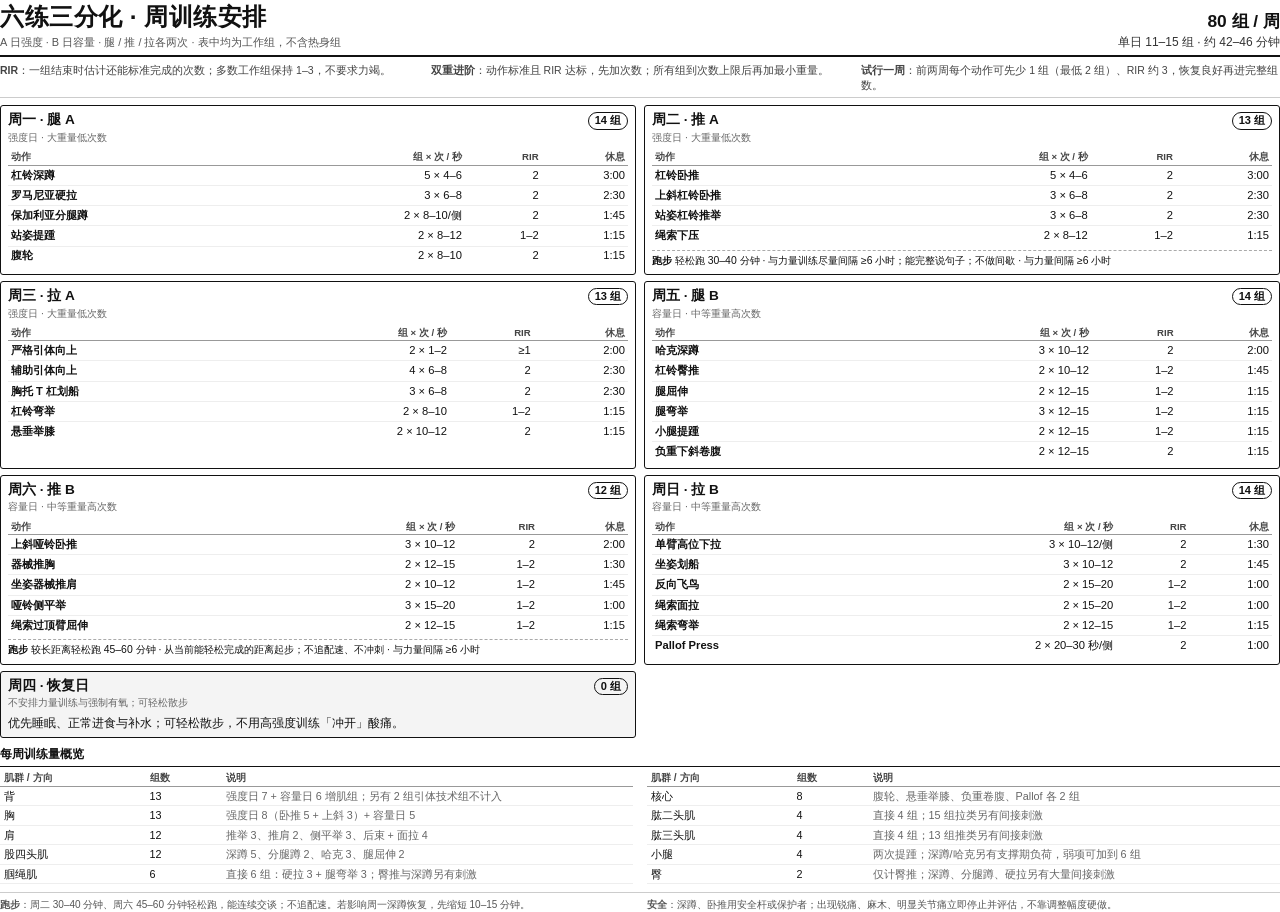
<file: 训练安排表.html>
<!DOCTYPE html><html data-page-node-id="v73X3hZbYYguzFNQBe5Bz7" lang="zh-CN"><head data-page-node-id="QdRRPccbFA1EwrRpBBHYeA"><meta data-page-node-id="oRtqpO22XeZfkx1iBS78JL" charset="utf-8">
<title data-page-node-id="zM6nKPBquWCK3Jj9ggsLEX" data-pnid-children="F3QPQbzbufAmLdUhzqNFNJ">六练三分化 · 周训练安排</title><style data-page-node-id="jTSKJPheTQsCc18Gbun32d" data-pnid-children="oGWEgF649sD710bKuibdrE">
@page { size: A4; margin: 9mm 11mm; }
* { box-sizing: border-box; }
body { margin: 0; font-family: "Noto Sans CJK SC", "Noto Sans CJK JP", sans-serif;
       color: #111; background: #fff; font-size: 9pt; line-height: 1.38; }
.top { display: flex; align-items: flex-end; justify-content: space-between;
       border-bottom: 2px solid #111; padding-bottom: 5px; margin-bottom: 6px; }
h1 { font-size: 18pt; margin: 0; letter-spacing: .5px; font-weight: 800; }
.sub { font-size: 8.2pt; color: #555; margin-top: 2px; }
.stamp { text-align: right; font-size: 9pt; color: #333; white-space: nowrap; }
.stamp b { display: block; font-size: 13pt; color: #111; }
.notes { display: flex; gap: 12px; font-size: 7.9pt; color: #444;
         border-bottom: 1px solid #ccc; padding-bottom: 5px; margin-bottom: 7px; }
.notes span { flex: 1; }
.grid { display: grid; grid-template-columns: 1fr 1fr; gap: 6px 8px; }
.card { border: 1px solid #111; border-radius: 3px; padding: 5px 7px 6px;
        break-inside: avoid; page-break-inside: avoid; }
.chead { display: flex; align-items: baseline; justify-content: space-between; }
h2 { font-size: 10.2pt; margin: 0; font-weight: 800; }
.badge { font-size: 8.3pt; font-weight: 700; border: 1px solid #111; padding: 0 6px; border-radius: 10px; }
.focus { font-size: 7.8pt; color: #666; margin: 1px 0 4px; }
table { width: 100%; border-collapse: collapse; }
.ext th { text-align: left; font-size: 7.2pt; font-weight: 600; color: #444;
          border-bottom: 1px solid #999; padding: 1px 3px; }
.ext th:nth-child(n+2), .ext td.num { text-align: right; }
.ext td { padding: 1.9px 3px; border-bottom: 1px solid #eee; font-size: 8.4pt; }
.ext tr:last-child td { border-bottom: none; }
.ex { font-weight: 600; }
.num { white-space: nowrap; font-variant-numeric: tabular-nums; }
.run { margin-top: 4px; padding-top: 3px; border-top: 1px dashed #aaa; font-size: 7.8pt; }
.rest { background: #f4f4f4; }
.restmtxt { font-size: 7.8pt; }
.restmtxt { font-size: 8.5pt; color: #333; margin-top: 4px; }
.section { margin-top: 8px; break-inside: avoid; }
.section h3 { font-size: 9pt; margin: 0 0 3px; padding-bottom: 3px; border-bottom: 1px solid #111; }
.volwrap { display: grid; grid-template-columns: 1fr 1fr; gap: 0 14px; }
.vol td { padding: 1.8px 4px; border-bottom: 1px solid #eee; font-size: 8.1pt; }
.vol th { text-align: left; font-size: 7.7pt; color: #444; border-bottom: 1px solid #999; padding: 1px 4px; }
.mut { color: #666; font-size: 7.6pt; }
.foot { margin-top: 8px; border-top: 1px solid #ccc; padding-top: 5px;
        font-size: 7.5pt; color: #555; display: flex; gap: 14px; }
.foot span { flex: 1; }
</style></head><body data-page-node-id="ZGgu5TxopRM0m9ZDBDSoBN">
<div data-page-node-id="U1OwiGSxmnd4g2TrjzemUf" class="top">
  <div data-page-node-id="RE6uDqzZMNmYCkVHUhZclY"><h1 data-page-node-id="KmroGHTofBI9ymkEMtKPVS"><!--pnid:IsNQrMgbx92d4tFH3ni8wO-->六练三分化 · 周训练安排</h1>
    <div data-page-node-id="i0tPfeuLWb4Jj6UAWZiCfe" class="sub"><!--pnid:OFyISfEcAOR7ZabH8ZFWrm-->A 日强度 · B 日容量 · 腿 / 推 / 拉各两次 · 表中均为工作组，不含热身组</div></div>
  <div data-page-node-id="z9NaAdt5g3mZeJ37HaSka5" class="stamp"><b data-page-node-id="uPrUb1WxlhjVrebmXLCkcg"><!--pnid:9Jz50YmHVuX718az69zTWv-->80 组 / 周</b><!--pnid:TUJriAx1VPKLVHqXi0RBSL-->单日 11–15 组 · 约 42–46 分钟</div>
</div>
<div data-page-node-id="0Tw65bepUez7SHjFSyBva2" class="notes">
  <span data-page-node-id="pbeXA3QeanfAllqHywHjOZ"><b data-page-node-id="5RAUYQ1crO6BmlKw5367ti"><!--pnid:16iPBLX9UxtDd0n2lkTNkE-->RIR</b><!--pnid:no6QZrlso0Iy1WHXMWlTbd-->：一组结束时估计还能标准完成的次数；多数工作组保持 1–3，不要求力竭。</span>
  <span data-page-node-id="DkDoB0ScXNwKQbpIlzbleB"><b data-page-node-id="8Qt5qGjCP1c8sK7xnKQgwF"><!--pnid:QfN9t9Vhv31Sty5pEZGxl6-->双重进阶</b><!--pnid:bJBdUskvI5nWhtc1vv8Uor-->：动作标准且 RIR 达标，先加次数；所有组到次数上限后再加最小重量。</span>
  <span data-page-node-id="A3VxJ2W3WZAqWuSlpfPvGq"><b data-page-node-id="8i47XzzjxVP9hHEPC7zWxU"><!--pnid:AUbfM8ExFcuwRFP0NkEUML-->试行一周</b><!--pnid:o9IDnTN1qZwX5gmt9CCG13-->：前两周每个动作可先少 1 组（最低 2 组）、RIR 约 3，恢复良好再进完整组数。</span>
</div>
<div data-page-node-id="UxKZllANJpAEvBhj1AsbMe" class="grid"><section data-page-node-id="CrQPNoL6VjySPM0pAPJmfy" class="card"><div data-page-node-id="P9hmoNJLttB6tknI1TD2VR" class="chead"><h2 data-page-node-id="EnaCnky6tqTXlEs7jE0WHv"><!--pnid:UefhgPXAouDB5MiQxkCmKM-->周一 · 腿 A</h2><span data-page-node-id="8wIrJehYIFtXtPSitCKC7a" class="badge"><!--pnid:djzsYOoNFPjHWSeYzPLeTh-->14 组</span></div><div data-page-node-id="GtkW8UlO42TTQyGedgJVQE" class="focus"><!--pnid:qcLqm1krm891oDgUNcR94M-->强度日 · 大重量低次数</div><table data-page-node-id="q0ZttRGK4hBeP3tgl2P1Pa" class="ext"><thead data-page-node-id="rpyGvjqJAts9WdLjuJR5qo"><tr data-page-node-id="JYbN9iO1nhgmoOreX1mlLn"><th data-page-node-id="LYlzizjCgv5gquFOEHdRME"><!--pnid:8zIDlv3OvkPkuYuIsByXEH-->动作</th><th data-page-node-id="9c7EtP6sja9QG6A4OtbkSd"><!--pnid:DtbcGKAYT5Y0NllUO6pD4r-->组 × 次 / 秒</th><th data-page-node-id="m7wiXdoSLfiN4fClz37Vg9"><!--pnid:srcHNQ0UGfhkscFZCoqpJX-->RIR</th><th data-page-node-id="MsMptbmLAv3GLVKMfv6cjf"><!--pnid:WK0wixkPxDd392HB3IQSDn-->休息</th></tr></thead><tbody data-page-node-id="5xqLTvrEtue2lsKWw9fMHZ"><tr data-page-node-id="RDyKx1daRtGjTTaTixaV1A"><td data-page-node-id="OIRBEOXe9InCc11jrwkTDx" class="ex"><!--pnid:zGUQ4jUW7izXCp2KN9sHoc-->杠铃深蹲</td><td data-page-node-id="RrPGPbYXd1yPgaOsZyOXIT" class="num"><!--pnid:axOtjCej3QXTMTC8pnUa2f-->5 × 4–6</td><td data-page-node-id="osCNodEJzbDH6i7NAvqLKi" class="num"><!--pnid:RIyyA4j41hWPHFwVZg3sje-->2</td><td data-page-node-id="yymOpRNrq3sobv9JSyTXfK" class="num"><!--pnid:2863i0reEsyiYS1vlKxkhE-->3:00</td></tr><tr data-page-node-id="beWnItxcYAOf1SZLJrEasN"><td data-page-node-id="Tx1muKXwZrChAPFfJ0nyik" class="ex"><!--pnid:sp9mE20EEo5QFdz4XsJ8Bq-->罗马尼亚硬拉</td><td data-page-node-id="WWjUod3qInEwgLGOqWePCD" class="num"><!--pnid:9fWIENkbcNc65pgLZcCU52-->3 × 6–8</td><td data-page-node-id="if0r9U87xfhPvvVibotZGu" class="num"><!--pnid:xAOApT4QEEybI4xeWUrLYz-->2</td><td data-page-node-id="zkeMghGcq2hqAXJIJNG3Ug" class="num"><!--pnid:AOYrqFPidsCj7cNJmgWObG-->2:30</td></tr><tr data-page-node-id="7UtM34wBZgzTyugVwKYUO5"><td data-page-node-id="WsEmnyi1vELr7LcjLwRAUC" class="ex"><!--pnid:AlSEZm1YPxZ8JVzgz1jnfn-->保加利亚分腿蹲</td><td data-page-node-id="utRJS4SusqkvyXDxxIvXAQ" class="num"><!--pnid:PlGgZ4jGkXrkUbB5Gzm6t1-->2 × 8–10/侧</td><td data-page-node-id="Pi8JqPzDheGsBNreH4oqM0" class="num"><!--pnid:OzWteM88fUyOlhn7JUmbWc-->2</td><td data-page-node-id="W4brSqV33doRzaDlYm7tXp" class="num"><!--pnid:9kEO9JloXvmFR9qcfK470p-->1:45</td></tr><tr data-page-node-id="fy6WXYOVRekI7qg2dIXOwA"><td data-page-node-id="WTU7jDuLXahgnSe0M5cCjK" class="ex"><!--pnid:wZV2kIbVnbkGFgrWI92T8P-->站姿提踵</td><td data-page-node-id="awk88TxTzrVR18WiUAGBtH" class="num"><!--pnid:dq1oCVJSZD03Pjmw3gyq6j-->2 × 8–12</td><td data-page-node-id="rH0r7cScbrrhXezG7HPu0w" class="num"><!--pnid:ZB97VEGjKxOsvBtwGQmaVZ-->1–2</td><td data-page-node-id="VWVrvKZxUsrqWjtvxPnqcP" class="num"><!--pnid:QbmIUWeblgV16d9SSOAMUc-->1:15</td></tr><tr data-page-node-id="13rGeC120HJziOurA5Sd42"><td data-page-node-id="NCDQNNKLpI3pOGrf7QZYXq" class="ex"><!--pnid:lRGl1SYiqJCiiBagAfI122-->腹轮</td><td data-page-node-id="GqM4Hv0E3gmQPpXfDYmcaN" class="num"><!--pnid:WzBP7q947GpJXw1fJOf6gA-->2 × 8–10</td><td data-page-node-id="07rv5UIlCuNkvDbxZxeLnl" class="num"><!--pnid:lc7SriATh5yaoGCa1Oh8Ql-->2</td><td data-page-node-id="P9cVfP3b4Oq0j293jvyTcc" class="num"><!--pnid:MZ6IlbE8TX40KD5BlMKp79-->1:15</td></tr></tbody></table></section><section data-page-node-id="Oqh15H3IGQ2MH7TE3jOUus" class="card"><div data-page-node-id="qXiNKFJ1ALcjWcfewhDXWS" class="chead"><h2 data-page-node-id="PkhjLTnqPjXyGtIjluhqvC"><!--pnid:tYM8oqRgxuYFOB4POT0IOV-->周二 · 推 A</h2><span data-page-node-id="aAj1Fqf9GJDpr23HjDrz5V" class="badge"><!--pnid:fSr06JszuY07kmssjshZmL-->13 组</span></div><div data-page-node-id="hg6Zr8D7tfh6jXBKiO5egE" class="focus"><!--pnid:sNyNr1FflutHHYOrqtnZZU-->强度日 · 大重量低次数</div><table data-page-node-id="tWpWEBrLTWzbHPS46Zwcbc" class="ext"><thead data-page-node-id="BYQpfYyg4qUB3hTtCyBpT1"><tr data-page-node-id="YMf1ZlcufcWFs4y91hwuTl"><th data-page-node-id="JDNNVFbJqmAdQiaCmVNwaa"><!--pnid:A8jp6Y8iQa2Qdz0w6Fb6RU-->动作</th><th data-page-node-id="AdiScZu79YeSaiDXXQM53n"><!--pnid:eQgXqhBxmM7C0aurG68t0u-->组 × 次 / 秒</th><th data-page-node-id="5bJQOdW4aSWXedJy50KZJ6"><!--pnid:ZgUikXOt3zsmKBTMtmwYT7-->RIR</th><th data-page-node-id="iuHQDqKCXloBPYDsTiMiN9"><!--pnid:AV3HZKqOpwttkKv7VPJx9Y-->休息</th></tr></thead><tbody data-page-node-id="oxhYDEpAFyyBnxaZGuV8Uz"><tr data-page-node-id="Jky1iF0Gtz7ZABxlRL8eLO"><td data-page-node-id="QIkXbpuKXRlBFRmaBBrjcC" class="ex"><!--pnid:vencH7QTgqrFuTcKxkV0o9-->杠铃卧推</td><td data-page-node-id="NWS2KT7ve97zol7TE4PDoi" class="num"><!--pnid:9NwoacxtXq4thvzLdalNMz-->5 × 4–6</td><td data-page-node-id="tz7FMAdsPxg9UoblUSq2b6" class="num"><!--pnid:AQ2p6URPVbMApAY3iXz8zF-->2</td><td data-page-node-id="YxH5FZsqYvoNFKWS5t5QQE" class="num"><!--pnid:0FIvVgfxfJDeNAxLWn2uFo-->3:00</td></tr><tr data-page-node-id="CXRbnG3NPmfz5ypEd9lCsc"><td data-page-node-id="6eyZoazHKmXguO2w1nUH2G" class="ex"><!--pnid:sFpJpTZ1Peh80ITvow3Jyn-->上斜杠铃卧推</td><td data-page-node-id="YItLC8ME0DPeU0kVS10dHg" class="num"><!--pnid:VPTQVvhmICwqFEfj8cYhdL-->3 × 6–8</td><td data-page-node-id="kLWHmZS0g7ITriykEnRIiu" class="num"><!--pnid:osmWoXfpeptlhThd6P0xmr-->2</td><td data-page-node-id="XiaK1T2M9Mo5K3MHfX7Gr5" class="num"><!--pnid:rL082MJUNbGfNiLTd9vPRx-->2:30</td></tr><tr data-page-node-id="q7dvGAZKtWHJ3dG8pnPnRA"><td data-page-node-id="REUcPubaHJkAyeIhaQMMCN" class="ex"><!--pnid:NIYaptCb8by4oeT9ijiO5D-->站姿杠铃推举</td><td data-page-node-id="LlGfvcfkNO6hJgDciJV7CY" class="num"><!--pnid:ZZtTnFB9TKzloUY04IXzRw-->3 × 6–8</td><td data-page-node-id="FIRB0NVys3PXEmdbG6i5wl" class="num"><!--pnid:gmK8LGbQUIYDoIvf3t2S3s-->2</td><td data-page-node-id="8rU3KQDaEm4LtYIjgQi19c" class="num"><!--pnid:JBHeYvllCHUCil6GEHVBPX-->2:30</td></tr><tr data-page-node-id="mcDoXEoKnvjo36EMBMFDU1"><td data-page-node-id="GsRlx38ObSfMPtBVsKCYqw" class="ex"><!--pnid:gHtK2Sbk4eync3vO9YD9JF-->绳索下压</td><td data-page-node-id="fPfEzxAE2OCNdsnLnJkWUS" class="num"><!--pnid:CDJ0V3jXuMNDPbDwgGBn7A-->2 × 8–12</td><td data-page-node-id="K7JMQ2qyft6nNmXDEHulol" class="num"><!--pnid:smXhEo8AezBbMHdyjmgCZs-->1–2</td><td data-page-node-id="pZjhgiFB1C2WCSf2WFFmep" class="num"><!--pnid:LLSELFh6iJx4gnQWc01ycI-->1:15</td></tr></tbody></table><div data-page-node-id="9sT5sAuxV2B8zksCLf69aV" class="run"><b data-page-node-id="uiOG3bfFzDNzzV8tbRgbkZ"><!--pnid:L3a20h9ueXRWhJ4L7UUa2G-->跑步</b><!--pnid:6xrBX7IpaGGdpk36uMVIZR--> 轻松跑 30–40 分钟 · 与力量训练尽量间隔 ≥6 小时；能完整说句子；不做间歇 · 与力量间隔 ≥6 小时</div></section><section data-page-node-id="PajNrKx5MCZfocqo7tAkJN" class="card"><div data-page-node-id="Pxm60wQTUzuUZT7gslCQvL" class="chead"><h2 data-page-node-id="YpyV2XvyiI9IZBh8hX3xwL"><!--pnid:n4UoAXbVhvGH2zsOe7eiOQ-->周三 · 拉 A</h2><span data-page-node-id="oMBZV1OOqq634hih8nnKJa" class="badge"><!--pnid:W3Xc1XydMHbJOpx6bAHjRv-->13 组</span></div><div data-page-node-id="pqaz0sT2LBz0gvjY76Betb" class="focus"><!--pnid:LBZOfyhsLx6oWQnTFuXNB0-->强度日 · 大重量低次数</div><table data-page-node-id="HLRjVhsDs25EqwxVxwbIkx" class="ext"><thead data-page-node-id="aGViuU4yZMTIpdSTH47Kr1"><tr data-page-node-id="Zs9vAJXX9u0WdbkcBW9RLb"><th data-page-node-id="ntHsb2bem8o1zYK4ianfsZ"><!--pnid:65DIFdQHJcgzP4JSWU8huv-->动作</th><th data-page-node-id="r2TdZdH5kWvqhWjZxqZGaI"><!--pnid:KyQsNiXRntA0G4AqLgqL7h-->组 × 次 / 秒</th><th data-page-node-id="CG0vfTj4uYsDc9wtByqkuP"><!--pnid:vdnJWKtyJ8Wzx8DSHPZQ9U-->RIR</th><th data-page-node-id="gubeD8KRGrMTzfFkTCTIDZ"><!--pnid:UrPaWk5x7mqOZxIX39mgEH-->休息</th></tr></thead><tbody data-page-node-id="HlsThIGXHN83aCmIImqU9D"><tr data-page-node-id="jybIwaQcf4cTAm6hHKxxAE"><td data-page-node-id="OYk1mk59xBu4bJDi1lV1gA" class="ex"><!--pnid:slQH7iDHEZvI3vX5qv211u-->严格引体向上</td><td data-page-node-id="rC9I0jxLDfkjq7D4ioPfLS" class="num"><!--pnid:HEOhioyO483gFqLIgvckou-->2 × 1–2</td><td data-page-node-id="qGpsuHlCUr4XqU9EqCIYUJ" class="num"><!--pnid:tzmAis1bZzhGJciTLJeNMi-->≥1</td><td data-page-node-id="4umhuMMe8TjXjntMOKeFIZ" class="num"><!--pnid:OZN35ah8GaMojGBxYCb59s-->2:00</td></tr><tr data-page-node-id="cq5e9jYRa0xdUyGmIogilz"><td data-page-node-id="Bqt8sxSRXSqXSGhxdGdZA6" class="ex"><!--pnid:8bOM0Kg00udbhJZbLw84HE-->辅助引体向上</td><td data-page-node-id="xMiETbjtBlRLv1qB0RZ9mv" class="num"><!--pnid:m5PjtHiWxQWGEVauOOiZWL-->4 × 6–8</td><td data-page-node-id="pBwwfQ7jHzTuO05sQEYZUa" class="num"><!--pnid:XcYwBMkIm5TNjVg2oM8rDx-->2</td><td data-page-node-id="FNySHhMeHR36XSqHENjF6L" class="num"><!--pnid:pAxy0czCA5rpCXZex5b93x-->2:30</td></tr><tr data-page-node-id="akqtmlNdJ96nUZwNL4FqRC"><td data-page-node-id="jLtayeW8mDrBKUZvKxQwVu" class="ex"><!--pnid:mXEiHa3f8UcGtAxtqv6JcP-->胸托 T 杠划船</td><td data-page-node-id="q42nZzmmqrTtjIKoFlncYg" class="num"><!--pnid:H5gwRzpnggr2OUOzOrXqgh-->3 × 6–8</td><td data-page-node-id="dICBqcLLeJcTdEzD7azWhi" class="num"><!--pnid:ZJAYlHRJcsA0m43g6x3XAT-->2</td><td data-page-node-id="huQ0Md1urA1UaLKAwLC04y" class="num"><!--pnid:ZzKTozIHtzfzCo9Cr4d6fd-->2:30</td></tr><tr data-page-node-id="Uf9lTx3csUkZkGHZLN4mKz"><td data-page-node-id="QitwfQx1byS1nIb97B5dno" class="ex"><!--pnid:qe7HUZURsLQvJwHojXv87t-->杠铃弯举</td><td data-page-node-id="L5DFyKN75hDiPVDMOB29Gt" class="num"><!--pnid:KPqgVR3tsZf0WeAM53e58o-->2 × 8–10</td><td data-page-node-id="RdAc8E8nPTe3zYGu3bJWeE" class="num"><!--pnid:dAH9wx3odEa5fA8Asy2CSr-->1–2</td><td data-page-node-id="HTem0KANVJG9mJwtUawdxy" class="num"><!--pnid:LfNrOEwIGZ74mUYIxA7Y90-->1:15</td></tr><tr data-page-node-id="rYlcXEzMLA42ZksVEpo6hI"><td data-page-node-id="oIFVlkyfK3wRxFS5aXVhX7" class="ex"><!--pnid:R28nKhgRxycvkN01NFzTyW-->悬垂举膝</td><td data-page-node-id="fBcqt4NCQ33HkSKIgxQMzI" class="num"><!--pnid:iuE7kreg3LUTj7AX7kBjMz-->2 × 10–12</td><td data-page-node-id="2NHrczBWQaYa7xG12YVk3t" class="num"><!--pnid:8xDTuGx5GFfLsHFf0JGVaC-->2</td><td data-page-node-id="KS7SFs3RIaSOe8jkaknZa4" class="num"><!--pnid:yVULfxglg1nGGUWVcJRC5w-->1:15</td></tr></tbody></table></section><section data-page-node-id="bwVH0BZMZMhJ3gE96CC5Df" class="card"><div data-page-node-id="2A7FYnIyJYpZi0BsE656QB" class="chead"><h2 data-page-node-id="WSOZGYDzjx4D1cdE1qD9jK"><!--pnid:6ZGaqFHqyMzVNxtF80TjyE-->周五 · 腿 B</h2><span data-page-node-id="G43CaLVRhfkUE6EHrNtS9v" class="badge"><!--pnid:SW9wO53dF7sSBdKYzEVLKj-->14 组</span></div><div data-page-node-id="KbbIKskM1ZIIxgnpwKCdWS" class="focus"><!--pnid:DaexKZHzfZHWYEto8z9CSt-->容量日 · 中等重量高次数</div><table data-page-node-id="nYVMMaLYeOXKUWPU7B0KJ9" class="ext"><thead data-page-node-id="IG3mCWNdUybSlZGHmaZ9ih"><tr data-page-node-id="TzGyBdBvKKvUuAfJhqv5rA"><th data-page-node-id="wEUUpm4RdzRAnFurTgf0rl"><!--pnid:7dtC9C6bkbniD1M28XqK31-->动作</th><th data-page-node-id="FgvKDholWV6HsTL0gtbO6p"><!--pnid:eHdf7EtGmqw7vId1owP9m1-->组 × 次 / 秒</th><th data-page-node-id="mBIp5NnaJiXJuXOtHZFbJ6"><!--pnid:I1abze1FvV8OnRCFqANxmd-->RIR</th><th data-page-node-id="t7Hr24m09zImFJSiZtM5eK"><!--pnid:7hMFKrDSTRPkR6g8RYtW9q-->休息</th></tr></thead><tbody data-page-node-id="6WQFQUAOPReBFiEvialAud"><tr data-page-node-id="5IXwV7USuYk1fgOzI4Vzki"><td data-page-node-id="xT9TC98k8nNSnruw7UGC9M" class="ex"><!--pnid:85yTlDT3KkC9FD3almpIOW-->哈克深蹲</td><td data-page-node-id="iOooibc7mzGFcksqTk4dKt" class="num"><!--pnid:fP9ydFGRvwBPlBnx67BfZ8-->3 × 10–12</td><td data-page-node-id="xMjH70xRGXtVQteKAB4dQB" class="num"><!--pnid:2Cqut5GkKGk31wKdDhyN7a-->2</td><td data-page-node-id="uxxEtEWXahovZt1BTK8Qkc" class="num"><!--pnid:RY4CfIuQLAx8glZVikcvQw-->2:00</td></tr><tr data-page-node-id="oDKhEq54qAHR40yWicI4Oh"><td data-page-node-id="x6QO9VqqwcBP5ng1qnt07T" class="ex"><!--pnid:Hlp83WIkW9ccBAykBJbzG9-->杠铃臀推</td><td data-page-node-id="f3K9EiXwriTw31BLNY0Ewm" class="num"><!--pnid:IelpbV2HH1RjDG8Fq2ZcZs-->2 × 10–12</td><td data-page-node-id="TFpRoOJKQh7K6fpGw3St34" class="num"><!--pnid:wLsc1EG49tLuLpKUVHBXPE-->1–2</td><td data-page-node-id="tR7HZPOvZG14sqlWZ6V8JF" class="num"><!--pnid:fWdUidsJ9ASWx9us9az4v4-->1:45</td></tr><tr data-page-node-id="kCcR4c6WvWQ3K9NcwjB1TD"><td data-page-node-id="9JWbSAkNyin8DEG2Wal3DK" class="ex"><!--pnid:r6D3UixJkCLm1UImqYrK4A-->腿屈伸</td><td data-page-node-id="BXfDHogNve3oVzIU8uYAvi" class="num"><!--pnid:6xsI7NS0dCxLbXT63M1YVx-->2 × 12–15</td><td data-page-node-id="4yFGqDOmGm4G6m6Ew2IdBw" class="num"><!--pnid:MadgjESCj87PFJlk57JBWC-->1–2</td><td data-page-node-id="N5Nz1OrPxEfsR0F1O13ruR" class="num"><!--pnid:0yccL7X4Lt6LPfZy9ctgjf-->1:15</td></tr><tr data-page-node-id="iuEW1vYpXDALB4tBYAdpvm"><td data-page-node-id="ms95eQcNqGZ25skDh7v0s5" class="ex"><!--pnid:2ATqV5cwrsKDH6K26qT03c-->腿弯举</td><td data-page-node-id="xf87yBUdAeEfmK5ZA9mJ2M" class="num"><!--pnid:2UPkJCsH8DrfmFvHRDJzaE-->3 × 12–15</td><td data-page-node-id="iPTqIzqvFlFcThc9OYo39J" class="num"><!--pnid:laEJyvWzozlHKtyhV5GzkH-->1–2</td><td data-page-node-id="vakyKBkEbSWN1wYpZfj2Fa" class="num"><!--pnid:m64RpsrhqzhmfNrG4ltv5O-->1:15</td></tr><tr data-page-node-id="IqMDK9Aawhfhw7p9EjGVrn"><td data-page-node-id="4fYG3Zam3ENPyv1wmhUelP" class="ex"><!--pnid:swggDiLcQzyQ8rQt93vdK3-->小腿提踵</td><td data-page-node-id="gW7YScAeMPabUJqfDUCg3k" class="num"><!--pnid:aiy1i8r0OleVDzISmGGEoM-->2 × 12–15</td><td data-page-node-id="EicmkgWvL3soOoGKx9lAkr" class="num"><!--pnid:y3Wu9g6cbwsQIeQXvfHnii-->1–2</td><td data-page-node-id="brJOGdmfTwBJbCMAhhOhIg" class="num"><!--pnid:RDYeVGv5zvO5UtbLMpLveI-->1:15</td></tr><tr data-page-node-id="38kpMdzqwX4KcT33eDAs3Y"><td data-page-node-id="5OMpxcBrR7sNiSXyIwWOow" class="ex"><!--pnid:A0keinyDmFOWDidCptDiRF-->负重下斜卷腹</td><td data-page-node-id="EcBTlY53w6J1bySF86p3qi" class="num"><!--pnid:CGOSSlV1W8wNk8j9Xf7BCV-->2 × 12–15</td><td data-page-node-id="cVUFiQLS5Mw3OXdLxkv7ND" class="num"><!--pnid:3I6X79vvyD4G9ePX00sfOx-->2</td><td data-page-node-id="pHEn2IV1F5cRTJ10ZwTbyl" class="num"><!--pnid:ada8HixPJrLUXFmgRx5i1z-->1:15</td></tr></tbody></table></section><section data-page-node-id="YKqt0mNTYCIiKpVKELiehU" class="card"><div data-page-node-id="hUfxcWJI8QOyulWdaVbD0t" class="chead"><h2 data-page-node-id="Y9XTarof3DTcMq90nAoRut"><!--pnid:OvTb32U9ZPvp6rWTzKgD01-->周六 · 推 B</h2><span data-page-node-id="WVVvLp1OM2w0V4j6RKUM20" class="badge"><!--pnid:8L8uu4QuBJMHWEfQxR16sB-->12 组</span></div><div data-page-node-id="OgNzXWXSoEro0o30TLWsXE" class="focus"><!--pnid:J9hoWwuNkpEJCvm56fkAB3-->容量日 · 中等重量高次数</div><table data-page-node-id="GY4SCject4kohw5LwQGtdo" class="ext"><thead data-page-node-id="rD9jBSEVmockRj0yKx1t5q"><tr data-page-node-id="lnP3h6xRLPuN40DTmAxcoS"><th data-page-node-id="EpZZYlPGzbmfVB6UsQwwfv"><!--pnid:OHuV9opGcP3XjC1dPhEdBi-->动作</th><th data-page-node-id="dr0iy3As19Lv3Vv4hx2bTd"><!--pnid:P1W3MnKMI6CesnLkOroiCJ-->组 × 次 / 秒</th><th data-page-node-id="updEOJtYALuaX00g4gTwgJ"><!--pnid:1mdFzixZtj8KK1gM4wbrW7-->RIR</th><th data-page-node-id="v1L9weXbke85q9AufkfJqK"><!--pnid:DXSTJnDhMLhO4pIAgEFVI7-->休息</th></tr></thead><tbody data-page-node-id="2upR6ViOCNgOwpmrU16IrJ"><tr data-page-node-id="URSIW5Jo6t5VnDlVfW9kJ0"><td data-page-node-id="uWfElqjtTKGBcEg2uKf1dd" class="ex"><!--pnid:OzKeV6mmbZDA6VNZVTnFRn-->上斜哑铃卧推</td><td data-page-node-id="sP3lJoK0oK1VRZiuZsptmG" class="num"><!--pnid:X06v9hct3F0zUyDKkAvIAK-->3 × 10–12</td><td data-page-node-id="BHLUluvBQAtdS07HwYHK8O" class="num"><!--pnid:K9adoAFAd2AM8ZpYj9G2Gx-->2</td><td data-page-node-id="tAPvmQjcLFKYfH1AtVlgsq" class="num"><!--pnid:4s8w3zBUFLyKsN89iCgzE2-->2:00</td></tr><tr data-page-node-id="5Lx9CUsxDe3pmEM3584VDP"><td data-page-node-id="51U6xYzk13HfM5wCaJ9DUT" class="ex"><!--pnid:Vbj0PAcpE9U6KHxeO0mXzO-->器械推胸</td><td data-page-node-id="Le6hC3rsSex94U2u2trKSS" class="num"><!--pnid:WjFu74rwmUwWL0QJKnzjSd-->2 × 12–15</td><td data-page-node-id="qerK4TL7FHz14uQYU77zed" class="num"><!--pnid:7Vl7M6PO6gZTgHhwSBHyKw-->1–2</td><td data-page-node-id="hVeXCNtdCT5IFmb30PRXnT" class="num"><!--pnid:C5vG1Rlib7XbVnSGLOnHSb-->1:30</td></tr><tr data-page-node-id="BhhgkySCqTuNOt3AXgVgbb"><td data-page-node-id="ByV6WQQUEPyhn3qHUWKPHU" class="ex"><!--pnid:xdEUaOJZnpm0xq38pzGjsw-->坐姿器械推肩</td><td data-page-node-id="EvayHsW6KVSS09O7LrJPfP" class="num"><!--pnid:xisU8tnnxLkUb2211XzKAl-->2 × 10–12</td><td data-page-node-id="UBloaamhRytKJyCSe5waLj" class="num"><!--pnid:2LI25FBsqNQrXK34m4vbYu-->1–2</td><td data-page-node-id="3G8sARurYyZqrn9mhQsfq3" class="num"><!--pnid:cXB4ZNpdMnv5tt7zMH0KWG-->1:45</td></tr><tr data-page-node-id="z5QBajzKVY6tdE1KvAkkhy"><td data-page-node-id="HWYzWDPMiiSlPoZiuMd0dg" class="ex"><!--pnid:fUPjxxDivPID0V5XvX9w54-->哑铃侧平举</td><td data-page-node-id="Avfyq11DPbuno8uK8TDhI8" class="num"><!--pnid:ThLxSHkNh9q0QfPx48iDgY-->3 × 15–20</td><td data-page-node-id="XfksN31m4kFUxAHB8FlObI" class="num"><!--pnid:AbVXhZRMUK9OPh2BDhoPQg-->1–2</td><td data-page-node-id="Ucch4speM3ItoWydRXdlek" class="num"><!--pnid:xCuWfmlnCHm4sUqUaUKAri-->1:00</td></tr><tr data-page-node-id="c0SE5XivzRFpQKxfhs5sYG"><td data-page-node-id="5hEf57bsIfdTQijxlDT88a" class="ex"><!--pnid:l8oKXNWDL8mfnZ8fsNZT03-->绳索过顶臂屈伸</td><td data-page-node-id="wsiwioJBpA7fQtgo3fcCuC" class="num"><!--pnid:8kmOe4h6qXIfcoN42VpbL1-->2 × 12–15</td><td data-page-node-id="SHYtOjzK3vcGIIofKhEPwb" class="num"><!--pnid:xalFMv4zRuKzPmECuXNrm3-->1–2</td><td data-page-node-id="y3P6WtndhHzIHLJdpvKoKR" class="num"><!--pnid:QUASsSjqzeaRvVe30J6VoC-->1:15</td></tr></tbody></table><div data-page-node-id="mi64cx1XFsdzU8pE9mjr4k" class="run"><b data-page-node-id="FPTmoctyRZkNFdpgskJqcI"><!--pnid:TA4gkQKV6QAjDwgcHWEZoy-->跑步</b><!--pnid:ThkxXfwaKBxvSfFN0H5Bds--> 较长距离轻松跑 45–60 分钟 · 从当前能轻松完成的距离起步；不追配速、不冲刺 · 与力量间隔 ≥6 小时</div></section><section data-page-node-id="Eper3Lu5B9SgdVofbgElyh" class="card"><div data-page-node-id="Eq8b3VRciuxgFoZbzIZ05S" class="chead"><h2 data-page-node-id="bToNPh9k7RCjkYigKDncOe"><!--pnid:RbssxcLEiadfCsrj69yzuo-->周日 · 拉 B</h2><span data-page-node-id="FBlVfs4dPTCSk89HGUHz5r" class="badge"><!--pnid:LWzlLFTEW35R4yERqLdlXW-->14 组</span></div><div data-page-node-id="RQorv386c9A3UziMTpmQai" class="focus"><!--pnid:2grYzd1hvg3YUigqobsqO3-->容量日 · 中等重量高次数</div><table data-page-node-id="OsiiftFgUGzx3YWKzIQGmr" class="ext"><thead data-page-node-id="iGrosKMGZve0IDKH6PEU0o"><tr data-page-node-id="ZAmBX65SCVCzJO6yxyc6td"><th data-page-node-id="OqzCGFOtRS6aTU9rITT1qG"><!--pnid:XL2J2THlO9YTq2ITkMmBDO-->动作</th><th data-page-node-id="SMpfwFd8b2CfREyIhhP11B"><!--pnid:6zZtq6ldydJS8YmM9NGfLt-->组 × 次 / 秒</th><th data-page-node-id="nPTBgucHEEJWrL8toXJoQE"><!--pnid:IqdfoPUmbZnHQrAsFBPoIS-->RIR</th><th data-page-node-id="vPAOOyYX5PVAJIyiE4qf2H"><!--pnid:zeGUSUJlLURNmS6r9Kx1w6-->休息</th></tr></thead><tbody data-page-node-id="eSsRqTmb5UR1prVhawGvmQ"><tr data-page-node-id="prcEuYtgMj6cv8iG4SBtP1"><td data-page-node-id="Kt40PulmN6QI1prVpTWmjY" class="ex"><!--pnid:k3vuUgztCncrl5wQlSiXTb-->单臂高位下拉</td><td data-page-node-id="90KWj69P2evweoSsMR2NRe" class="num"><!--pnid:2GW75xoejNrvoOthaSvGT3-->3 × 10–12/侧</td><td data-page-node-id="DojNiRGoz8Xoy7oPVG8W9H" class="num"><!--pnid:Fny2z0JKtHxAAu03EQImh9-->2</td><td data-page-node-id="hH5rJ395lBFQ8WXsyIoY27" class="num"><!--pnid:3y39SdSoFwcZ1D0GB5bN0L-->1:30</td></tr><tr data-page-node-id="r3yH7KXZ6YcUsoK8rwry1X"><td data-page-node-id="7WpEwi9igXj0RivXIc2yLI" class="ex"><!--pnid:ZqCLXkLksnzCFhOHv1VAsB-->坐姿划船</td><td data-page-node-id="ZPLYueefqpjvZ7s3eAEJX2" class="num"><!--pnid:mAg5RupRlE0ONzdM0wTpZK-->3 × 10–12</td><td data-page-node-id="GjLrzUiympXfoFK6gAdC6h" class="num"><!--pnid:8n2z21qeUrx9QWiTuQfMTS-->2</td><td data-page-node-id="jInInwabLm3eWL4cvm9ZZF" class="num"><!--pnid:MlijWVD8Smea0a9inUPHXo-->1:45</td></tr><tr data-page-node-id="VqfBXl3Xru9LB9EavkVOiJ"><td data-page-node-id="m3Liga0Za74lEHGsoKhJKp" class="ex"><!--pnid:ulLz17UXmTLQRhFYgwutoy-->反向飞鸟</td><td data-page-node-id="yoC1Ocf6N7Y4fX8xMwQ27e" class="num"><!--pnid:vlrgHY2nKYialqFcLvQBk5-->2 × 15–20</td><td data-page-node-id="WPwUM7PRx21M0meYj0qSiJ" class="num"><!--pnid:HXL8lrdkksorcsQpfaLJSf-->1–2</td><td data-page-node-id="UMN2XD16b3loYntYup5y8h" class="num"><!--pnid:A4XczogdoIBRBGiqvkzyLO-->1:00</td></tr><tr data-page-node-id="koDZvdsn3o0qhjqRP14jl6"><td data-page-node-id="WaNufRPAY9QRuIhIaGCQZp" class="ex"><!--pnid:5WRVwI0AUlLupZYu6w8Vsw-->绳索面拉</td><td data-page-node-id="D5JPfv1VCzgZHh5iE7eaCy" class="num"><!--pnid:U4iSfId74yyiDmoRP8V9pH-->2 × 15–20</td><td data-page-node-id="lEd0a7FZMoh80OLJN0zgy3" class="num"><!--pnid:YQDoaBKIWY44Br16FJ4TyI-->1–2</td><td data-page-node-id="6FsxvcQF3jQgcm5PMiPF4b" class="num"><!--pnid:IhIMnvShNZgc8Mnpi7pmM3-->1:00</td></tr><tr data-page-node-id="it4tdOdl9bAnMgUBWpy0AF"><td data-page-node-id="p0R4o0POCPqO0sGHzTOfy2" class="ex"><!--pnid:w7JtmE26TXdYAHVFpSv6Mw-->绳索弯举</td><td data-page-node-id="L17nYzLbwpSDPtFQTsBoX4" class="num"><!--pnid:I4TtbqkAaf2fyIFJVn2aNh-->2 × 12–15</td><td data-page-node-id="R3oRkT5yepEMHB4TMbE6QG" class="num"><!--pnid:Jo9N1tFlJVprHsDMvP46QS-->1–2</td><td data-page-node-id="f80sXlUOUR2kVpIroOtltx" class="num"><!--pnid:jWJyFIXYYVOsarEERioRap-->1:15</td></tr><tr data-page-node-id="oOU6sFgENmNIkArmbriGCo"><td data-page-node-id="EEzNlzZzy7Ho49SbemcSQR" class="ex"><!--pnid:A9fHnoYH3CxBziLadMgiTL-->Pallof Press</td><td data-page-node-id="2SbwGzn5GNjlZjzeGY7Rju" class="num"><!--pnid:rthDDaCRByPb3AgJRobGb7-->2 × 20–30 秒/侧</td><td data-page-node-id="uSYDNkgbpb1wUhvyZHEEMM" class="num"><!--pnid:hJyjlKxH4LsmnJm3DKVAAU-->2</td><td data-page-node-id="M0bcfjgVvF6VML5pFOUzYF" class="num"><!--pnid:kuTvzf4adlmlOr9qWW8Tlj-->1:00</td></tr></tbody></table></section><section data-page-node-id="e0MgLTx2FomKPfqmlSlPgA" class="card rest"><div data-page-node-id="ScNuio5nNOlFiCFJwKFDQV" class="chead"><h2 data-page-node-id="UG1X4v9cdbHB8KukrFv4lh"><!--pnid:TKrdoR0hLak8t2u15jIaro-->周四 · 恢复日</h2><span data-page-node-id="gHdJMe4sHDTSoqVwDoesah" class="badge"><!--pnid:jSFuHWq9zjs8LjWG8hZeje-->0 组</span></div><div data-page-node-id="6DtXh615nI9ILzYNnkzih2" class="focus"><!--pnid:dbRJv8EnKppyTBmL9B8fxe-->不安排力量训练与强制有氧；可轻松散步</div><div data-page-node-id="onLiOcvEHhEqFdh3SS3isF" class="resttxt"><!--pnid:U15hjxQVpeJfxkB5nyC61S-->优先睡眠、正常进食与补水；可轻松散步，不用高强度训练「冲开」酸痛。</div></section></div>
<div data-page-node-id="hNpdlReoqWFUOq9ORRrp9s" class="section">
  <h3 data-page-node-id="RLwFB1lb1sD5s0KjOVX6IZ"><!--pnid:ivcOiypbQRBwXcLZCO386f-->每周训练量概览</h3>
  <div data-page-node-id="3ZepdHRa4dTni9RHUTZ29p" class="volwrap"><table data-page-node-id="fJqZ31aItvRApD9NN2w3CA" class="vol"><thead data-page-node-id="Iyr7dzW60yJ1OoEFLuQu7J"><tr data-page-node-id="ffDqdrGwUTnRo2L7e6GZqc"><th data-page-node-id="CHTjXoXj5MXAVZqLJTDMrq" style="width:23%"><!--pnid:LOCU3PgjrNyIqW9fCt3tsz-->肌群 / 方向</th><th data-page-node-id="Q9sC77SV0Pt4wl438iHqXW" style="width:12%"><!--pnid:RQzQmgwDs3tAFB3WVvwumL-->组数</th><th data-page-node-id="ZhJb3VNet7F3gT6nBsuJhi"><!--pnid:eWWEvNXVdTexfIvMe8JSqB-->说明</th></tr></thead><tbody data-page-node-id="yBhZjTnKlIwqazwR5y5eb1"><tr data-page-node-id="dwfGH1C60P6KN6PygDn2qR"><td data-page-node-id="mRIZvqjcf55c6DBE4VlYou"><!--pnid:GdghiAs4JVeQUOITG6Jrom-->背</td><td data-page-node-id="j9o8SLQBup9ARlH3P7XVYd" class="num"><!--pnid:cWAC9RNGR72ea71rIPy9Ba-->13</td><td data-page-node-id="JkhLjpzMncReOow4W2BGhP" class="mut"><!--pnid:K9f2V6HLJvPgd2nnOeAQfW-->强度日 7 + 容量日 6 增肌组；另有 2 组引体技术组不计入</td></tr><tr data-page-node-id="utWSrygNkZ99JiUBPPmFZx"><td data-page-node-id="xfD0KaHKlAjha7fxZDdFSn"><!--pnid:jrASvf9AhU3I06Ic8kMhJv-->胸</td><td data-page-node-id="t5AzX63hesyxlH5R28VAuw" class="num"><!--pnid:5Z6cUvkUrtrLd80FgrFlpQ-->13</td><td data-page-node-id="s8CQzL6VrhO03BcFLXVyXi" class="mut"><!--pnid:bILMgEkMe17ZHOZYuoWQTv-->强度日 8（卧推 5 + 上斜 3）+ 容量日 5</td></tr><tr data-page-node-id="2VhAg0c0yLSeygxqJtUSh4"><td data-page-node-id="8AJecPHPVTI71bxTFIZYSa"><!--pnid:joGMnt2hJx1M8xIzJzyfBy-->肩</td><td data-page-node-id="ldOKXHRe9Y8R5Zi3YSk7Si" class="num"><!--pnid:xJiZStLnRn7iKs9MSwb4XN-->12</td><td data-page-node-id="vPvpYkDPHG1W2fqQRREKYF" class="mut"><!--pnid:LBKqQLjR6jDCszBYNz3Xpo-->推举 3、推肩 2、侧平举 3、后束 + 面拉 4</td></tr><tr data-page-node-id="LYLRZExuSpmsOMRYwWxncr"><td data-page-node-id="8I7n78PiuT8WRCnUVZZ0Ky"><!--pnid:d5kDIU5te5b5ETcQ3I5T5Y-->股四头肌</td><td data-page-node-id="AKj1DssWQYkUeAh0QMt8sC" class="num"><!--pnid:MgQMzerfng9LMbSN9uEFPp-->12</td><td data-page-node-id="LaDquQ8Zf0EBnbcPX9Xjiy" class="mut"><!--pnid:2VOavJiosrbnwVuui5zZnc-->深蹲 5、分腿蹲 2、哈克 3、腿屈伸 2</td></tr><tr data-page-node-id="iPENKOsxW0H64nnxGnpEhj"><td data-page-node-id="K8lFbBGUITwG0f6bRwIU6t"><!--pnid:hltWLfEABErhOKAGpD0LgW-->腘绳肌</td><td data-page-node-id="eWGYJkzL9s7BIy8tbatJXk" class="num"><!--pnid:aqyW8P0LmC0bqQOfYlv70J-->6</td><td data-page-node-id="WNryMgK3mTQnpawVGyOQNu" class="mut"><!--pnid:qr69zTJMdhIIryemuTjIXE-->直接 6 组：硬拉 3 + 腿弯举 3；臀推与深蹲另有刺激</td></tr></tbody></table><table data-page-node-id="BGJPzUtklxWAU2gl2KEKZE" class="vol"><thead data-page-node-id="Xi8sZkofY1b71Dzqc8gDLU"><tr data-page-node-id="Ovs4la5Dauxc0DH0qkQh3z"><th data-page-node-id="kTWhVbu34MtqTBlmKFVFVO" style="width:23%"><!--pnid:S0Gt0t7N1SFB3XueduQOiG-->肌群 / 方向</th><th data-page-node-id="4W0bGUOyl6yb3Ab0i1Ta1X" style="width:12%"><!--pnid:MEnW3ezCmCa2WCnsZ5t79V-->组数</th><th data-page-node-id="P0vq0gWfLJOtdHgsWyh7wd"><!--pnid:sVL1eQCBSe13SyafZMP8eh-->说明</th></tr></thead><tbody data-page-node-id="aPBHIPG9Sin99fHLNuq3sk"><tr data-page-node-id="lVWH6bfOT1m0O2ZKXKfRdo"><td data-page-node-id="SsFQRyR4y2BJ45yrmIULVY"><!--pnid:xTD8b64NDD0x6VNt6pU0vK-->核心</td><td data-page-node-id="A5ern8OR1N9eS3KCxT0zjC" class="num"><!--pnid:mEBzeknSHvD7O5lxdkP6cO-->8</td><td data-page-node-id="AgOHPtsauBS3mAVH1DCX4p" class="mut"><!--pnid:i9dVumI7MEM4TrK3PgNYvP-->腹轮、悬垂举膝、负重卷腹、Pallof 各 2 组</td></tr><tr data-page-node-id="a0IMWFjvPw8ENLzTVYlQcF"><td data-page-node-id="kzd0DiuswzBBh1gS4SSrke"><!--pnid:75JusyxF9PTJ2It3ksRUy4-->肱二头肌</td><td data-page-node-id="A2xEbmbXHanvwvoXHy2y9g" class="num"><!--pnid:2yjHCdUbGawXMuhM57uOMp-->4</td><td data-page-node-id="dW9wmv6UgoyMff8c57TZ9x" class="mut"><!--pnid:KmCUpqfrdAUGLGtZKI0vJZ-->直接 4 组；15 组拉类另有间接刺激</td></tr><tr data-page-node-id="YTBxlHguYfn520YmaXACh0"><td data-page-node-id="SwEpwW1H5STRfaw7dcaUWi"><!--pnid:GYtRw43broD2H75mwbNthZ-->肱三头肌</td><td data-page-node-id="FWh1UAn8NPG17VpYcdlFzE" class="num"><!--pnid:YVnGwUbVTDSnjo4tkF6Z65-->4</td><td data-page-node-id="pQFJ01JYdGpx72t3TQMUZH" class="mut"><!--pnid:iVA26Pnj5hf147YNMmm1vB-->直接 4 组；13 组推类另有间接刺激</td></tr><tr data-page-node-id="wfpTgFc7bexY4dFG82PwsR"><td data-page-node-id="OuqvN7mSjYGuzwhaXoU1uf"><!--pnid:cfml0VzMJm2MZ23SehXVyt-->小腿</td><td data-page-node-id="tqifySFpn6aMtFHIxGn1CD" class="num"><!--pnid:nui27Gkq3N2aEGvy8HMREE-->4</td><td data-page-node-id="Jzavc75B7qR14InDHFc8Iq" class="mut"><!--pnid:vMxOvHd4wcVg0yAF3znMYO-->两次提踵；深蹲/哈克另有支撑期负荷，弱项可加到 6 组</td></tr><tr data-page-node-id="Aw4dp6Vgy7I4Kuuw7UWsF3"><td data-page-node-id="dYvthD0nItqNMsqSG81aFv"><!--pnid:7zFHmzN5y2BaDgGJozUVTO-->臀</td><td data-page-node-id="kpJZYLAQq097YPZF0YIrVs" class="num"><!--pnid:eInNYGwqQzB3mp5vBiOVpI-->2</td><td data-page-node-id="MR7oFyzBuZMNRc9VIm74b1" class="mut"><!--pnid:jsYwRzgP167egCUgzXp5j4-->仅计臀推；深蹲、分腿蹲、硬拉另有大量间接刺激</td></tr></tbody></table></div>
</div>
<div data-page-node-id="ugILeqB28Wq6oBxYiaAee7" class="foot">
  <span data-page-node-id="OD2yJmiXpxMmq2bcJ8jzMu"><b data-page-node-id="Oi5DygLU4JPkD6xsMNc3P2"><!--pnid:M90s6AUywb5QmHOuOPCdDf-->跑步</b><!--pnid:IwOKzG4Rn6nffua3avWpl6-->：周二 30–40 分钟、周六 45–60 分钟轻松跑，能连续交谈；不追配速。若影响周一深蹲恢复，先缩短 10–15 分钟。</span>
  <span data-page-node-id="B5ug7VNxyRnSnBrcnkNRNr"><b data-page-node-id="hlC6JufidJQQL30YtVdQJF"><!--pnid:oY6B9DxwUM4c6DGszaO4ZA-->安全</b><!--pnid:9HZ4C3lrVt5raP6ufm8z9K-->：深蹲、卧推用安全杆或保护者；出现锐痛、麻木、明显关节痛立即停止并评估，不靠调整幅度硬做。</span>
</div>
</body></html>
</file>
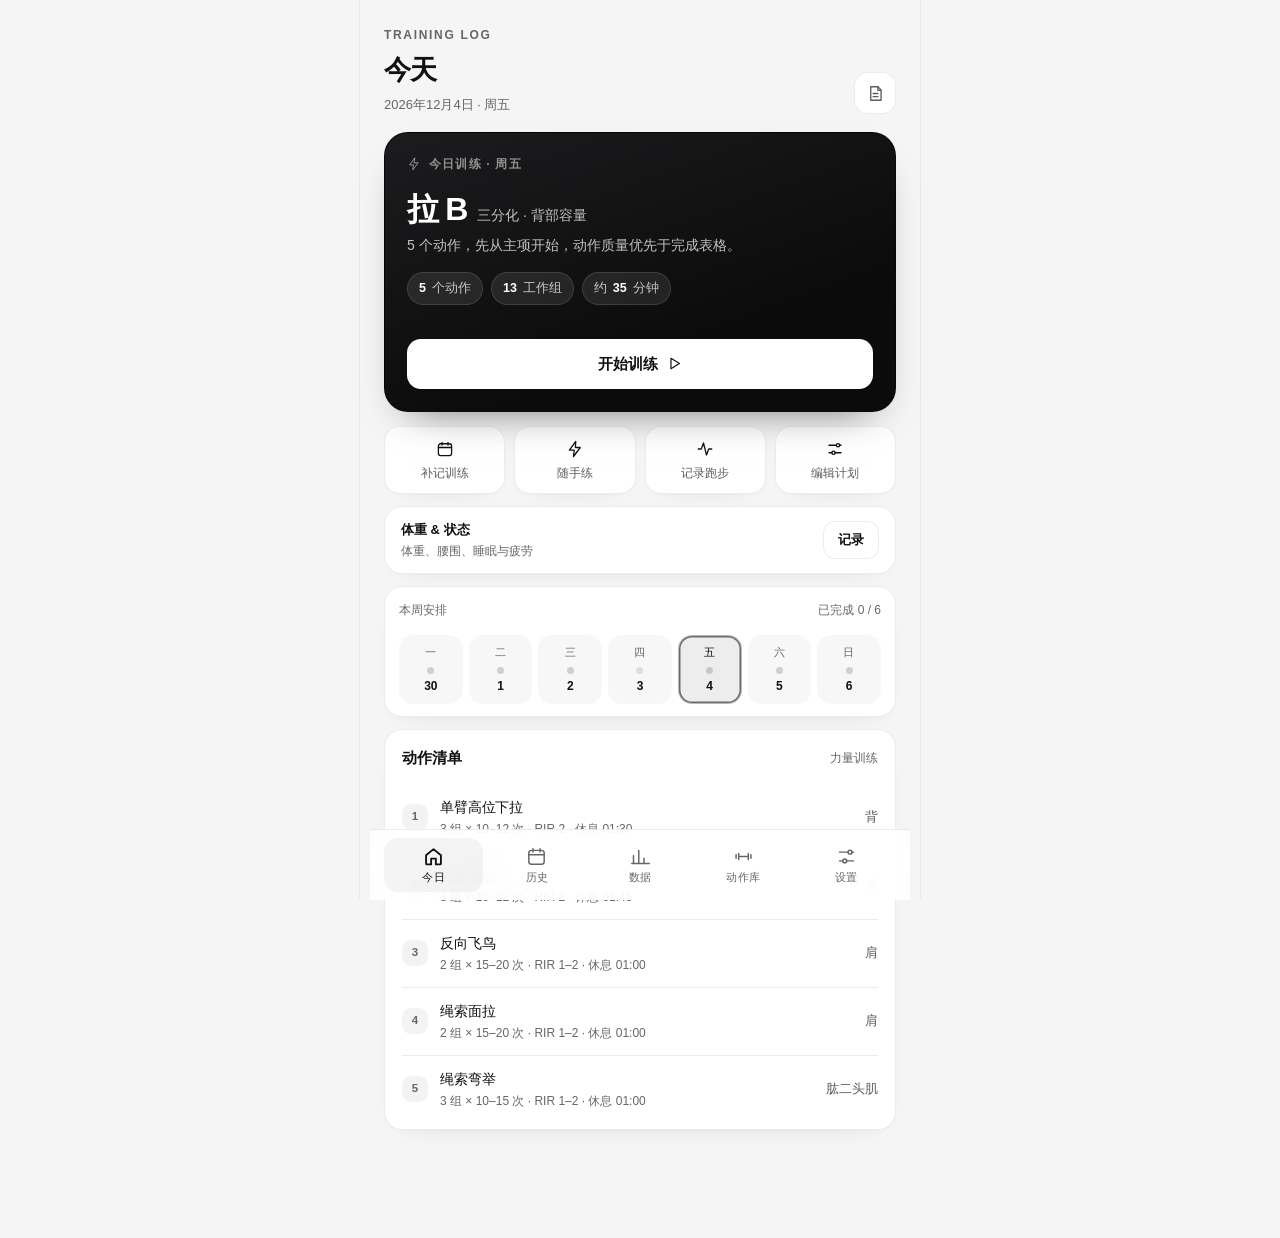
<file: 训练日志.html>
<!DOCTYPE html>
<html data-page-node-id="4BgoXGZIjKUIE94hdlyIJY" lang="zh-CN">
<head data-page-node-id="6K3vuKblB557OgptcCpAPZ">

  <meta data-page-node-id="H8Z634RjQCT3QkQrh6NbOW" charset="utf-8">
  <meta data-page-node-id="BqW1todVpjmSKZ413OO8fk" content="width=device-width, initial-scale=1, viewport-fit=cover" name="viewport">
  <meta data-page-node-id="KUq8ImsU5Vw3WXZCpPeUgX" content="#ffffff" name="theme-color">
  <meta data-page-node-id="sHBAgS1FxK8gGfsgb4abY8" content="yes" name="mobile-web-app-capable">
  <meta data-page-node-id="vWqHRIFQ7TsLqAGckA4BVm" content="yes" name="apple-mobile-web-app-capable">
  <meta data-page-node-id="H5lo8o8eobjHa5nm4VDQzP" content="default" name="apple-mobile-web-app-status-bar-style">
  <meta data-page-node-id="joCa9U9R2MdzbBMVvzWFEs" content="个人训练计划与健身记录：三分化六练，逐组完成、自动休息计时、单次训练即时补录。" name="description">
  <link data-page-node-id="zuW3HaOUBBTc87zOEI6mZr" href="[data-uri]" rel="manifest">
  <title data-page-node-id="KFOhp5UWlu4AJMWG9jkAlb" data-pnid-children="zbtNJm9cxdGMDMHRS9T8SI">训练日志 · 三分化六练</title>
  <link data-page-node-id="0RwhkArwj2T3KkhTnSnLbc" href="data:image/svg+xml,%3Csvg xmlns='http://www.w3.org/2000/svg' viewBox='0 0 32 32'%3E%3Crect width='32' height='32' rx='9' fill='%23ffffff' stroke='%23111111' stroke-width='1.6'/%3E%3Crect x='7' y='13' width='4' height='6' rx='1.5' fill='%23111111'/%3E%3Crect x='21' y='13' width='4' height='6' rx='1.5' fill='%23111111'/%3E%3Crect x='12' y='12' width='8' height='8' rx='2' fill='%23111111'/%3E%3C/svg%3E" rel="icon">
  <style>
/* ==========================================================
   训练日志 · 三分化六练  |  视觉系统
   ========================================================== */

:root {
  --bg: #f5f5f6;
  --bg-soft: #efeff0;
  --surface: #ffffff;
  --surface-2: #f3f3f4;
  --surface-3: #e8e8e9;
  --line: rgba(0, 0, 0, .075);
  --line-strong: rgba(0, 0, 0, .18);
  --text: #111111;
  --text-2: #5d5d5d;
  --muted: #666666;
  --accent: #111111;
  --accent-dim: rgba(0, 0, 0, .06);
  --accent-ink: #ffffff;
  --blue: #555555;
  --warn: #3f3f3f;
  --danger: #111111;
  --radius: 18px;
  --radius-sm: 12px;
  --shadow-card: 0 1px 2px rgba(0,0,0,.025), 0 10px 26px -22px rgba(0,0,0,.22);
  --shadow-pop: 0 18px 44px -22px rgba(0,0,0,.32);
  --mono: ui-monospace, "SF Mono", "JetBrains Mono", Menlo, Consolas, monospace;
  --font: -apple-system, BlinkMacSystemFont, "Segoe UI", "PingFang SC", "Hiragino Sans GB",
          "Noto Sans SC", "Microsoft YaHei", sans-serif;
}

* { box-sizing: border-box; -webkit-tap-highlight-color: transparent; }

svg { flex-shrink: 0; }

html, body {
  margin: 0; padding: 0;
  background: var(--bg);
  color: var(--text);
  font-family: var(--font);
  font-size: 15px;
  line-height: 1.5;
  -webkit-font-smoothing: antialiased;
  -moz-osx-font-smoothing: grayscale;
  text-rendering: optimizeLegibility;
}

body {
  min-height: 100vh;
  overflow-x: hidden;
}

button, input, textarea, select {
  font: inherit; color: inherit;
}
button { background: none; border: 0; cursor: pointer; }
a { color: inherit; text-decoration: none; }
input, textarea { border-radius: 0; }

::selection { background: var(--accent); color: var(--accent-ink); }

/* 背景光晕 */
.bg-orbs { display: none; }

/* ---------- 启动占位 / 加载失败提示 ---------- */
.boot {
  min-height: 70vh;
  display: flex; flex-direction: column;
  align-items: center; justify-content: center; gap: 14px;
  text-align: center; padding: 40px 24px;
}
.boot-logo {
  width: 46px; height: 46px; border-radius: 15px;
  background: rgba(0,0,0,0.09);
  border: 1px solid rgba(0,0,0,0.165);
  color: var(--accent);
  display: flex; align-items: center; justify-content: center;
}
.boot-logo svg { width: 23px; height: 23px; }
.boot-txt { font-size: 13.5px; color: var(--text-2); }
.boot-hint {
  display: none;
  font-size: 12px; line-height: 1.7; color: var(--muted);
  max-width: 320px;
}
.boot-hint.on { display: block; }
.boot.err .boot-logo { background: rgba(0,0,0,0.066); border-color: rgba(0,0,0,0.138); color: var(--warn); }
.boot.err .boot-hint { color: var(--warn); }

@keyframes bootPulse {
  0%, 100% { opacity: .45; transform: scale(.96); }
  50% { opacity: 1; transform: scale(1); }
}
.boot:not(.err) .boot-logo { animation: bootPulse 1.6s ease-in-out infinite; }

/* ---------- 应用外壳 ---------- */
.app {
  position: relative;
  z-index: 1;
  width: 100%;
  max-width: 540px;
  margin: 0 auto;
  min-height: 100vh;
  padding: 0 18px calc(96px + env(safe-area-inset-bottom));
  display: flex;
  flex-direction: column;
}

@media (min-width: 760px) {
  .app {
    max-width: 560px;
    padding-left: 24px;
    padding-right: 24px;
  }
  body::before {
    content: "";
    position: fixed; left: 50%; top: 0; bottom: 0;
    width: 560px; transform: translateX(-50%);
    border-left: 1px solid rgba(0, 0, 0, .04);
    border-right: 1px solid rgba(0, 0, 0, .04);
    pointer-events: none;
  }
}

/* ---------- 顶部 ---------- */
.topbar {
  display: flex;
  align-items: flex-end;
  justify-content: space-between;
  gap: 14px;
  padding: 26px 0 18px;
}
.topbar .eyebrow {
  font-size: 12px;
  letter-spacing: .14em;
  text-transform: uppercase;
  color: var(--muted);
  font-weight: 600;
}
.topbar h1 {
  margin: 6px 0 0;
  font-size: 27px;
  letter-spacing: -.035em;
  font-weight: 680;
}
.topbar .sub {
  margin-top: 4px;
  font-size: 13px;
  color: var(--muted);
}
.icon-btn {
  width: 42px; height: 42px;
  display: inline-flex; align-items: center; justify-content: center;
  border-radius: 14px;
  background: var(--surface);
  border: 1px solid var(--line);
  color: var(--text-2);
  transition: .18s;
}
.icon-btn:active { transform: scale(.94); background: var(--surface-2); }
.icon-btn svg { width: 19px; height: 19px; }

/* ---------- 卡片 ---------- */
.card {
  background: var(--surface);
  border: 1px solid var(--line);
  border-radius: var(--radius);
  padding: 17px;
  margin-bottom: 12px;
  position: relative;
  overflow: hidden;
  box-shadow: var(--shadow-card);
}
.card.flat { background: var(--surface); }
.card-title {
  display: flex; align-items: center; justify-content: space-between;
  gap: 10px;
  margin: 0 0 14px;
}
.card-title h2 {
  margin: 0; font-size: 15px; font-weight: 650; letter-spacing: -.01em;
}
.card-title .hint { font-size: 12px; color: var(--muted); }
.section-label {
  font-size: 12px; font-weight: 600; letter-spacing: .12em;
  text-transform: uppercase; color: var(--muted);
  margin: 24px 2px 10px;
}

/* ---------- 首页 Hero ---------- */
.hero {
  position: relative;
  border-radius: 24px;
  padding: 22px;
  overflow: hidden;
  margin-bottom: 14px;
  background: linear-gradient(160deg, #1c1c1e, #0b0b0c 70%);
  border: 1px solid rgba(0,0,0,.6);
  box-shadow: 0 20px 40px -26px rgba(0,0,0,.65);
  --text: #ffffff;
  --text-2: rgba(255,255,255,.74);
  --muted: rgba(255,255,255,.52);
  --accent: #ffffff;
  --accent-dim: rgba(255,255,255,.16);
  --line: rgba(255,255,255,.16);
  color: var(--text);
}
.hero .hero-top { color: var(--muted); }
.hero .hero-meta .m {
  background: rgba(255,255,255,.09);
  border-color: rgba(255,255,255,.12);
  color: var(--text-2);
}
.hero .bar { background: rgba(255,255,255,.16); }
.hero .bar > i { background: #ffffff; }
.hero .btn {
  background: rgba(255,255,255,.10);
  border-color: rgba(255,255,255,.18);
  color: #ffffff;
}
.hero .btn.primary {
  background: #ffffff; color: #111111;
  border-color: transparent;
  box-shadow: none;
}
.hero .btn.ghost { background: transparent; }
.hero-top {
  display: flex; align-items: center; gap: 8px;
  font-size: 12px; letter-spacing: .1em; text-transform: uppercase;
  color: var(--text-2); font-weight: 600;
}
.hero-top svg { width: 14px; height: 14px; }
.card-title h2 svg { width: 15px; height: 15px; vertical-align: -2px; margin-right: 5px; }
.row .idx svg { width: 13px; height: 13px; }
.hero h2 small { white-space: nowrap; }
.hero h2 {
  margin: 12px 0 2px;
  font-size: 32px; font-weight: 680; letter-spacing: -.04em;
  display: flex; align-items: baseline; gap: 10px;
}
.hero h2 small {
  font-size: 14px; font-weight: 500; letter-spacing: 0;
  color: var(--text-2);
}
.hero .focus { color: var(--text-2); font-size: 14px; margin-bottom: 16px; }
.hero-meta {
  display: flex; flex-wrap: wrap; gap: 8px; margin-bottom: 18px;
}
.hero-meta .m {
  display: inline-flex; align-items: center; gap: 6px;
  font-size: 12.5px; color: var(--text-2);
  background: rgba(0,0,0,.05);
  border: 1px solid rgba(0,0,0,.06);
  padding: 6px 11px; border-radius: 999px;
}
.hero-meta .m b { color: var(--text); font-weight: 650; font-variant-numeric: tabular-nums; }

.btn {
  display: inline-flex; align-items: center; justify-content: center; gap: 8px;
  height: 50px; padding: 0 20px;
  border-radius: 14px;
  font-weight: 600; font-size: 15px;
  background: var(--surface); color: var(--text);
  border: 1px solid var(--line);
  transition: transform .15s, background .15s, opacity .15s, box-shadow .15s;
  white-space: nowrap;
}
.btn:active { transform: scale(.975); }
.btn.primary {
  background: var(--text); color: #fff;
  border-color: transparent;
  font-weight: 600;
  box-shadow: 0 8px 18px -10px rgba(0,0,0,.55);
}
.btn.primary:active { box-shadow: 0 3px 8px -6px rgba(0,0,0,.5); }
.btn.ghost { background: transparent; }
.btn.block { width: 100%; }
.btn.sm { height: 38px; padding: 0 14px; font-size: 13px; border-radius: 12px; }
.btn:disabled { opacity: .45; }
.btn svg { width: 17px; height: 17px; }

/* 本周条 */
.weekstrip {
  display: grid; grid-template-columns: repeat(7, 1fr);
  gap: 6px; margin-top: 16px;
}
.wd {
  border-radius: 14px;
  padding: 9px 4px 8px;
  text-align: center;
  background: rgba(0,0,0,.03);
  border: 1px solid transparent;
  transition: .2s;
}
.wd .d { font-size: 10.5px; color: var(--muted); letter-spacing: .04em; }
.wd .dot {
  width: 7px; height: 7px; border-radius: 50%;
  margin: 6px auto 0;
  background: rgba(0,0,0,.16);
}
.wd .t { font-size: 12px; font-weight: 600; margin-top: 3px; }
.wd.done { background: rgba(0,0,0,0.06); border-color: rgba(0,0,0,0.165); }
.wd.done .dot { background: var(--accent); box-shadow: 0 0 10px rgba(0,0,0,0.22); }
.wd.today { border-color: rgba(0,0,0,.22); background: rgba(0,0,0,.07); }
.wd.today .d { color: var(--text); }
.wd.rest .dot { background: rgba(0,0,0,.1); }
.wd.missed .dot { background: rgba(0,0,0,0.14); }

/* 列表行 */
.row {
  display: flex; align-items: center; gap: 12px;
  padding: 13px 0;
  border-bottom: 1px solid var(--line);
}
.row:last-child { border-bottom: 0; padding-bottom: 2px; }
.row:first-of-type { padding-top: 2px; }
.row .idx {
  width: 26px; height: 26px; flex: 0 0 26px;
  border-radius: 9px;
  background: var(--surface-2);
  color: var(--muted);
  font-size: 11.5px; font-weight: 650;
  display: flex; align-items: center; justify-content: center;
  font-variant-numeric: tabular-nums;
}
.row .grow { flex: 1; min-width: 0; }
.row .nm { font-size: 14px; font-weight: 550; letter-spacing: -.01em; }
.row .meta { font-size: 12px; color: var(--muted); margin-top: 2px; }
.row .val {
  font-size: 12.5px; color: var(--text-2); font-variant-numeric: tabular-nums;
  text-align: right; white-space: nowrap;
}
.row.done .nm { color: var(--text-2); }
.row.done .idx { background: var(--accent-dim); color: var(--accent); }

/* 徽标 */
.tag {
  display: inline-flex; align-items: center; gap: 5px;
  font-size: 11px; padding: 3px 8px; border-radius: 7px;
  background: var(--surface-2); color: var(--text-2);
  border: 1px solid var(--line);
  white-space: nowrap;
}
.tag.accent { background: var(--accent-dim); color: var(--accent); border-color: rgba(0,0,0,0.15); }
.tag.warn { background: rgba(0,0,0,0.066); color: var(--warn); border-color: rgba(0,0,0,0.11); }
.tag.danger { background: rgba(0,0,0,0.066); color: var(--danger); border-color: rgba(0,0,0,0.121); }
.tag.mute { color: var(--muted); }

/* 提示条 */
.note {
  display: flex; gap: 10px;
  font-size: 12.5px; color: var(--text-2);
  background: rgba(0,0,0,.03);
  border: 1px solid var(--line);
  border-radius: var(--radius-sm);
  padding: 12px 14px;
  line-height: 1.55;
}
.note svg { width: 16px; height: 16px; flex: 0 0 16px; margin-top: 1px; color: var(--muted); }
.note.warn { background: rgba(0,0,0,0.039); border-color: rgba(0,0,0,0.099); color: #3a3a3a; }
.note.warn svg { color: var(--warn); }

/* 进度条 */
.bar { height: 6px; border-radius: 99px; background: rgba(0,0,0,.08); overflow: hidden; }
.bar > i { display: block; height: 100%; border-radius: 99px; background: var(--accent); transition: width .4s ease; }

/* 空状态 */
.empty {
  text-align: center; padding: 30px 18px; color: var(--muted); font-size: 13px;
}
.empty svg { width: 28px; height: 28px; margin-bottom: 8px; opacity: .4; }

/* ---------- 底部导航 ---------- */
.tabbar {
  position: fixed;
  left: 50%; bottom: 0;
  transform: translateX(-50%);
  width: 100%; max-width: 540px;
  z-index: 30;
  padding: 8px 14px calc(8px + env(safe-area-inset-bottom));
  background: rgba(255, 255, 255, .88);
  border-top: 1px solid var(--line);
  backdrop-filter: blur(20px);
  -webkit-backdrop-filter: blur(20px);
  display: flex;
  gap: 4px;
}
.tab {
  flex: 1;
  display: flex; flex-direction: column; align-items: center; gap: 3px;
  padding: 8px 2px 6px;
  border-radius: 14px;
  color: var(--muted);
  font-size: 10.5px;
  letter-spacing: .02em;
  transition: .18s;
}
.tab svg { width: 21px; height: 21px; stroke-width: 1.7; }
.tab.active { color: var(--accent); background: rgba(0,0,0,.045); }
.tab.active svg { stroke-width: 2.1; }
.tab:active { background: rgba(0,0,0,.04); }

/* ---------- 训练执行层 ---------- */
.workout-layer {
  position: fixed; inset: 0; z-index: 50;
  background: var(--bg);
  display: flex; flex-direction: column;
  overflow: hidden;
}
.workout-layer.hidden { display: none; }
.wk-scroll {
  flex: 1;
  display: flex;
  flex-direction: column;
  overflow-y: auto;
  -webkit-overflow-scrolling: touch;
  padding: 0 20px 10px;
  max-width: 540px; margin: 0 auto; width: 100%;
}
.wk-scroll > * { flex-shrink: 0; }
.wk-scroll > .note { margin-top: auto; }
.wk-scroll.center-content { justify-content: center; }
.wk-scroll.center-content > .note { margin-top: 18px; }
.wk-head {
  max-width: 540px; margin: 0 auto; width: 100%;
  padding: calc(14px + env(safe-area-inset-top)) 20px 12px;
  display: flex; align-items: center; gap: 12px;
}
.wk-head .grow { flex: 1; text-align: center; }
.wk-head .k { font-size: 11.5px; letter-spacing: .1em; text-transform: uppercase; color: var(--muted); }
.wk-head .v { font-size: 14px; font-weight: 600; margin-top: 2px; }
.wk-head .icon-btn { background: rgba(0,0,0,.05); border-color: transparent; }

.setdots { display: flex; gap: 6px; margin: 4px 0 18px; }
.setdots i {
  flex: 1; height: 4px; border-radius: 99px;
  background: rgba(0,0,0,.1);
  transition: .3s;
}
.setdots i.done { background: var(--accent); }
.setdots i.cur { background: rgba(0,0,0,0.22); }
.setdots i.extra { background: var(--blue); }

/* 当前动作卡 */
.ex-card {
  border-radius: 26px;
  padding: 20px;
  background: linear-gradient(180deg, rgba(0,0,0,.05), rgba(0,0,0,.015)), var(--surface);
  border: 1px solid var(--line);
  margin-bottom: 16px;
}
.ex-card .exname {
  font-size: 26px; font-weight: 720; letter-spacing: -.03em; line-height: 1.2;
  margin: 6px 0 8px;
}
.ex-card .gear { font-size: 12.5px; color: var(--muted); display: flex; align-items: center; gap: 6px; }
.ex-specs {
  display: grid; grid-template-columns: repeat(3, 1fr);
  gap: 1px;
  margin-top: 18px;
  background: var(--line);
  border-radius: 14px;
  overflow: hidden;
}
.ex-specs > div {
  background: var(--surface);
  padding: 11px 10px;
  text-align: center;
}
.ex-specs .k { font-size: 10.5px; color: var(--muted); letter-spacing: .04em; }
.ex-specs .v {
  font-size: 16px; font-weight: 650; margin-top: 3px;
  font-variant-numeric: tabular-nums;
}
.ex-cue {
  margin-top: 16px; font-size: 12.5px; color: var(--text-2);
  line-height: 1.6;
  padding-left: 11px; border-left: 2px solid rgba(0,0,0,0.22);
}
.lastrec {
  margin-top: 14px; font-size: 12px; color: var(--muted);
  display: flex; gap: 6px; align-items: flex-start;
}
.lastrec b { color: var(--text-2); font-weight: 600; }

/* 大组号 */
.setbig {
  text-align: center;
  padding: 6px 0 14px;
  flex: 1;
  display: flex; flex-direction: column; justify-content: center;
}
.setbig .n {
  font-size: 66px; font-weight: 750; line-height: 1;
  letter-spacing: -.05em;
  font-variant-numeric: tabular-nums;
  display: flex; align-items: baseline; justify-content: center; gap: 4px;
}
.setbig .n small { font-size: 18px; color: var(--muted); font-weight: 500; letter-spacing: 0; }
.prev-sets {
  display: flex; flex-wrap: wrap; justify-content: center; gap: 6px;
  margin-top: 14px; padding: 0 8px;
}
.queue { margin-top: 26px; border-top: 1px solid var(--line); padding-top: 15px; }
.qhead {
  font-size: 10.5px; letter-spacing: .14em; text-transform: uppercase;
  color: var(--muted); margin-bottom: 6px; font-weight: 600;
}
.qrow {
  display: flex; align-items: center; gap: 10px;
  padding: 7px 0; font-size: 13px; color: var(--text-2);
}
.qrow .n {
  width: 18px; height: 18px; flex: 0 0 18px; border-radius: 6px;
  background: rgba(0,0,0,.05); color: var(--muted);
  font-size: 9.5px; display: flex; align-items: center; justify-content: center;
}
.qrow em { margin-left: auto; font-style: normal; font-size: 11.5px; color: var(--muted); white-space: nowrap; }
.setbig .label {
  margin-top: 10px; font-size: 12px; color: var(--muted); letter-spacing: .16em; text-transform: uppercase;
}

.wk-foot {
  position: relative;
  padding: 14px 20px calc(16px + env(safe-area-inset-bottom));
  background: linear-gradient(180deg, rgba(245,245,246,0), var(--bg) 34%);
  max-width: 540px; margin: 0 auto; width: 100%;
  flex-shrink: 0;
}
.wk-foot .btn { width: 100%; height: 58px; font-size: 16px; border-radius: 18px; }
.wk-sub {
  display: flex; justify-content: center; gap: 8px; margin-top: 10px;
}
.wk-sub button {
  font-size: 12.5px; color: var(--muted);
  padding: 8px 12px; border-radius: 10px;
  border: 1px solid transparent;
}
.wk-sub button:active { background: rgba(0,0,0,.05); }

/* 休息 */
.rest-wrap { text-align: center; padding-top: 4px; }
.rest-kicker {
  display: inline-flex; align-items: center; gap: 7px;
  font-size: 11.5px; letter-spacing: .12em; text-transform: uppercase;
  color: var(--muted); margin-bottom: 6px;
}
.rest-kicker .live {
  width: 6px; height: 6px; border-radius: 50%; background: var(--accent);
  box-shadow: 0 0 0 0 rgba(0,0,0,0.22);
  animation: pulse 2s infinite;
}
@keyframes pulse {
  0% { box-shadow: 0 0 0 0 rgba(0,0,0,0.22); }
  70% { box-shadow: 0 0 0 9px rgba(0,0,0,0.0); }
  100% { box-shadow: 0 0 0 0 rgba(0,0,0,0.0); }
}
.ring-wrap {
  position: relative;
  width: 176px; height: 176px;
  margin: 2px auto 0;
}
.ring-wrap svg { transform: rotate(-90deg); width: 100%; height: 100%; }
.ring-track { fill: none; stroke: rgba(0,0,0,.06); stroke-width: 4; }
.ring-prog {
  fill: none; stroke: var(--accent); stroke-width: 4; stroke-linecap: round;
  transition: stroke-dashoffset .3s linear;
}
.ring-prog.finished { stroke: #ffffff; }
.ring-center {
  position: absolute; inset: 0;
  display: flex; flex-direction: column; align-items: center; justify-content: center;
}
.ring-center .time {
  font-family: var(--mono);
  font-size: 40px; font-weight: 550; letter-spacing: -.045em;
  font-variant-numeric: tabular-nums;
}
.ring-center .cap {
  font-size: 11.5px; color: var(--muted); letter-spacing: .14em; text-transform: uppercase;
  margin-top: 2px;
}
.ring-center.paused .time { color: var(--warn); }
.ring-center.finished .time { color: var(--text); animation: restDone 1.6s ease-in-out infinite; }
@keyframes restDone {
  0%, 100% { opacity: 1; }
  50% { opacity: .45; }
}
.timer-controls.is-finished [data-act="toggle-pause"],
.timer-controls.is-finished [data-v="-15"] { display: none; }

.timer-controls {
  display: flex; justify-content: center; gap: 6px; margin: 2px 0 10px;
  flex-wrap: nowrap;
}
.timer-controls button {
  height: 36px; padding: 0 11px; border-radius: 10px;
  background: var(--surface-2); border: 1px solid var(--line);
  font-size: 12.5px; font-weight: 550; color: var(--text-2);
  display: inline-flex; align-items: center; justify-content: center; gap: 5px;
  white-space: nowrap;
  transition: .15s;
}
.timer-controls button:active { transform: scale(.96); }
.timer-controls button svg { width: 15px; height: 15px; }

/* 记录上一组 */
.log-card {
  border-radius: 22px;
  background: var(--surface);
  border: 1px solid var(--line);
  padding: 14px 16px;
  text-align: left;
  margin-bottom: 14px;
}
.log-head {
  display: flex; align-items: center; justify-content: space-between;
  margin-bottom: 12px;
}
.log-head .t { font-size: 13.5px; font-weight: 650; display: flex; align-items: center; gap: 8px; }
.log-head .saved {
  font-size: 11px; color: var(--accent); opacity: 0;
  transition: opacity .3s;
  display: inline-flex; align-items: center; gap: 4px;
}
.log-head .saved.on { opacity: 1; }
.log-grid {
  display: grid; grid-template-columns: 1fr 1fr 1fr; gap: 9px;
}
.field label {
  display: block; font-size: 10.5px; color: var(--muted);
  letter-spacing: .06em; text-transform: uppercase; margin-bottom: 6px;
}
.field .ctrl {
  display: flex; align-items: center;
  background: var(--surface-2);
  border: 1px solid var(--line);
  border-radius: 12px;
  overflow: hidden;
  height: 44px;
}
.field .ctrl input {
  flex: 1; min-width: 0; width: 100%;
  background: transparent; border: 0; outline: none;
  text-align: center;
  font-size: 16px; font-weight: 600;
  font-variant-numeric: tabular-nums;
  padding: 0;
}
.field .ctrl button {
  width: 28px; height: 100%;
  color: var(--muted); font-size: 16px;
  display: flex; align-items: center; justify-content: center;
  flex: 0 0 28px;
}
.field .ctrl button:active { background: rgba(0,0,0,.06); color: var(--text); }
.field .ctrl input::placeholder { color: rgba(0,0,0,.22); font-weight: 500; }
.field.wide { grid-column: span 3; margin-top: 9px; }
.field.wide .ctrl { height: 40px; }
.field.wide input { text-align: left; padding: 0 12px; font-size: 16px; font-weight: 500; }
.rir-chips { display: flex; gap: 5px; margin-top: 8px; }
.rir-chips button {
  flex: 1; height: 26px; border-radius: 7px;
  font-size: 10.5px; color: var(--muted); white-space: nowrap; padding: 0 2px;
  background: rgba(0,0,0,.04); border: 1px solid transparent;
}
.rir-chips button.on { background: var(--accent-dim); color: var(--accent); border-color: rgba(0,0,0,0.188); }

/* 两种字段布局 / RPE 滑杆 */
.log-grid.two { grid-template-columns: 1fr 1fr; }
.rpe-wrap { padding: 2px 2px 0; }
.rpe-top { display: flex; align-items: baseline; justify-content: space-between; margin-bottom: 6px; }
.rpe-top span { font-size: 10.5px; color: var(--muted); letter-spacing: .06em; text-transform: uppercase; }
.rpe-top b { font-size: 22px; font-variant-numeric: tabular-nums; letter-spacing: -.02em; }
.rpe-range {
  width: 100%; height: 30px; margin: 0;
  accent-color: var(--accent);
  background: transparent;
}
.rpe-scale { display: flex; justify-content: space-between; font-size: 10.5px; color: var(--muted); margin-top: -2px; }
.field .ctrl input[type="date"] { text-align: left; padding: 0 10px; font-size: 15px; font-weight: 500; }

/* 打卡记录行 */
.ck-row {
  display: flex; align-items: center; gap: 10px; width: 100%;
  padding: 11px 2px; text-align: left;
  border-bottom: 1px solid var(--line);
  font-size: 12.5px; color: var(--text-2);
}
.ck-row:last-child { border-bottom: 0; }
.ck-row .d { width: 44px; flex: 0 0 44px; color: var(--muted); font-variant-numeric: tabular-nums; }
.ck-row .grow { flex: 1; min-width: 0; overflow: hidden; text-overflow: ellipsis; white-space: nowrap; }
.ck-row .chev { color: var(--muted); display: inline-flex; }
.ck-row .chev svg { width: 14px; height: 14px; }

/* 完成动作 / 完成训练 */
.finish { text-align: center; padding: 30px 0 10px; }
.finish .badge {
  width: 74px; height: 74px; border-radius: 24px;
  background: var(--accent-dim);
  border: 1px solid rgba(0,0,0,0.21);
  display: flex; align-items: center; justify-content: center;
  margin: 0 auto 18px;
  color: var(--accent);
}
.finish .badge svg { width: 34px; height: 34px; }
.finish h2 { font-size: 27px; margin: 0 0 6px; letter-spacing: -.03em; }
.finish p { color: var(--muted); font-size: 13px; margin: 0 0 22px; }
.summary-grid {
  display: grid; grid-template-columns: repeat(3, 1fr); gap: 10px;
  margin-bottom: 22px;
}
.summary-grid > div {
  background: var(--surface); border: 1px solid var(--line);
  border-radius: 16px; padding: 14px 8px;
}
.summary-grid .v { font-size: 24px; font-weight: 720; font-variant-numeric: tabular-nums; letter-spacing: -.03em; }
.summary-grid .k { font-size: 11px; color: var(--muted); margin-top: 3px; }

.setpills { display: flex; flex-wrap: wrap; gap: 6px; margin-top: 8px; }
.setpills .pill {
  display: inline-flex; align-items: center; gap: 6px;
  cursor: pointer;
  transition: border-color .15s, background .15s;
  background: rgba(0,0,0,.04);
  border: 1px solid var(--line);
  border-radius: 9px; padding: 4px 8px;
  font-size: 11.5px; color: var(--text-2);
  font-variant-numeric: tabular-nums;
}
.setpills .pill i {
  width: 14px; height: 14px; border-radius: 4px;
  background: rgba(0,0,0,.07); color: var(--muted);
  font-size: 9px; font-style: normal;
  display: flex; align-items: center; justify-content: center;
}
.setpills .pill em { color: var(--muted); font-style: normal; }
.setpills .pill:active { background: rgba(0,0,0,0.075); border-color: rgba(0,0,0,0.188); }
.set-list { text-align: left; }
.set-item {
  display: flex; align-items: center; gap: 10px;
  padding: 11px 0; border-bottom: 1px solid var(--line);
  font-size: 13px;
}
.set-item:last-child { border-bottom: 0; }
.set-item .no {
  width: 22px; height: 22px; border-radius: 7px;
  background: var(--surface-2); color: var(--muted);
  font-size: 11px; display: flex; align-items: center; justify-content: center;
  font-variant-numeric: tabular-nums;
}
.set-item .w { font-weight: 600; font-variant-numeric: tabular-nums; }
.set-item .r { color: var(--text-2); font-variant-numeric: tabular-nums; }
.set-item .sp { flex: 1; }
.set-item .miss { font-size: 11px; color: var(--warn); }
button.set-item.editable {
  width: 100%; background: none; border: 0; border-bottom: 1px solid var(--line);
  color: var(--text); font: inherit; text-align: left; cursor: pointer;
  -webkit-tap-highlight-color: transparent;
}
button.set-item.editable:last-child { border-bottom: 0; }
button.set-item.editable:active { background: rgba(0,0,0,0.05); }
button.set-item.editable .miss { color: var(--text-2); }

/* 休息页的紧凑记录胶囊 */
.rec-card { padding: 14px 16px 15px; }
.rec-card .card-title { margin-bottom: 10px; }
.rec-pills { display: flex; flex-wrap: wrap; gap: 8px; }
.rec-pill {
  display: inline-flex; align-items: center; gap: 7px;
  padding: 6px 11px 6px 6px; border: 1px solid var(--line-strong); border-radius: 999px;
  background: none; color: var(--text); font: inherit; font-size: 12.5px;
  font-variant-numeric: tabular-nums; cursor: pointer;
  -webkit-tap-highlight-color: transparent;
}
.rec-pill i {
  width: 20px; height: 20px; border-radius: 999px; background: rgba(0,0,0,.08);
  color: var(--muted); font-style: normal; font-size: 10.5px;
  display: flex; align-items: center; justify-content: center;
}
.rec-pill b { font-weight: 600; }
.rec-pill span { color: var(--text-2); }
.rec-pill em { font-style: normal; font-size: 10.5px; color: var(--muted); }
.rec-pill.done i { background: var(--text); color: #fff; }
.rec-pill:active { background: rgba(0,0,0,.06); }

/* ---------- 弹层 ---------- */
.sheet-mask {
  position: fixed; inset: 0; z-index: 60;
  background: rgba(0, 0, 0, .42);
  backdrop-filter: blur(4px);
  opacity: 0; transition: opacity .22s;
  display: flex; align-items: flex-end; justify-content: center;
}
.sheet-mask.on { opacity: 1; }
.sheet {
  width: 100%; max-width: 540px;
  background: #ffffff;
  border-radius: 24px 24px 0 0;
  border-top: 1px solid var(--line-strong);
  box-shadow: 0 -18px 44px -20px rgba(0,0,0,.35);
  padding: 10px 20px 0;
  max-height: 86vh;
  display: flex; flex-direction: column;
  overflow: hidden;
  transform: translateY(24px);
  transition: transform .26s cubic-bezier(.2,.8,.3,1);
}
.sheet-mask.on .sheet { transform: translateY(0); }
.sheet-grab {
  width: 38px; height: 4px; border-radius: 99px;
  background: rgba(0,0,0,.16);
  margin: 4px auto 14px;
}
.sheet h3 {
  margin: 0 0 4px; font-size: 19px; letter-spacing: -.02em;
}
.sheet .desc { font-size: 13px; color: var(--muted); margin-bottom: 18px; line-height: 1.6; }
.sheet-body { flex: 1; min-height: 0; overflow-y: auto; -webkit-overflow-scrolling: touch;
               padding-bottom: calc(22px + env(safe-area-inset-bottom)); }
.sheet.has-actions .sheet-body { padding-bottom: 14px; }
.sheet-actions { display: flex; gap: 10px; margin-top: 10px; flex: none;
                 border-top: 1px solid var(--line);
                 padding: 10px 0 calc(22px + env(safe-area-inset-bottom)); }
.sheet-actions .btn { flex: 1; height: 48px; }
.sheet-actions .btn.danger { background: rgba(0,0,0,0.066); color: var(--danger); border-color: rgba(0,0,0,0.138); }

/* 选项列表 */
.optlist { display: flex; flex-direction: column; gap: 2px; }
.optlist button {
  display: flex; align-items: center; gap: 12px;
  padding: 14px 12px; border-radius: 13px;
  text-align: left; width: 100%;
  transition: .15s;
}
.optlist button:active { background: rgba(0,0,0,.05); }
.optlist .nm { font-size: 14px; font-weight: 550; }
.optlist .sub { font-size: 11.5px; color: var(--muted); margin-top: 2px; }
.optlist .chev { margin-left: auto; color: var(--muted); }
.optlist button.on { background: var(--accent-dim); }
.optlist button.on .nm { color: var(--accent); }

/* 确认框 */
.dialog {
  background: var(--surface); border: 1px solid var(--line-strong);
  border-radius: 22px; padding: 22px;
  width: calc(100% - 48px); max-width: 360px;
  margin: auto;
  transform: scale(.96); opacity: 0;
  transition: .2s;
}
.sheet-mask.on .dialog { transform: scale(1); opacity: 1; }
.dialog h3 { font-size: 17px; margin: 0 0 6px; }
.dialog p { font-size: 13px; color: var(--muted); margin: 0 0 20px; line-height: 1.6; }
.dialog .sheet-actions { margin-top: 0; }

/* Toast */
#toast-root {
  position: fixed; left: 50%; bottom: calc(96px + env(safe-area-inset-bottom));
  transform: translateX(-50%);
  z-index: 90; pointer-events: none;
  display: flex; flex-direction: column; gap: 8px; align-items: center;
  width: 100%; max-width: 400px;
}
.toast {
  background: rgba(255,255,255,.98);
  border: 1px solid rgba(0,0,0,.14);
  color: var(--text);
  padding: 11px 18px; border-radius: 13px;
  font-size: 13px; font-weight: 500;
  box-shadow: 0 12px 32px -12px rgba(0,0,0,.28);
  animation: toastIn .25s ease;
  max-width: 90%;
}
.toast.dark { border-color: var(--line-strong); background: rgba(250,250,250,.98); }
@keyframes toastIn {
  from { opacity: 0; transform: translateY(8px) scale(.97); }
  to { opacity: 1; transform: none; }
}

/* ---------- 分段控件 ---------- */
.segmented {
  display: inline-flex;
  background: var(--surface);
  border: 1px solid var(--line);
  border-radius: 12px;
  padding: 3px;
  gap: 2px;
}
.segmented button {
  padding: 6px 13px; border-radius: 9px;
  font-size: 12.5px; color: var(--muted); font-weight: 550;
  transition: .18s;
}
.segmented button.on { background: var(--surface-3); color: var(--text); }
.segmented.block { display: flex; width: 100%; }
.segmented.block button { flex: 1; text-align: center; padding: 7px 2px; font-size: 12px; }

/* ---------- 输入 ---------- */
.input {
  width: 100%; height: 46px;
  background: var(--surface-2);
  border: 1px solid var(--line);
  border-radius: 13px;
  padding: 0 14px;
  outline: none;
  font-size: 16px;
  transition: border-color .2s;
}
.input:focus { border-color: rgba(0,0,0,0.22); }
.input::placeholder { color: rgba(0,0,0,.2); }
textarea.input { height: auto; padding: 12px 14px; resize: vertical; min-height: 74px; }
.searchbox { position: relative; }
.searchbox svg {
  position: absolute; left: 14px; top: 50%; transform: translateY(-50%);
  width: 17px; height: 17px; color: var(--muted);
}
.searchbox .input { padding-left: 42px; }

.chiprow {
  display: flex; gap: 7px; overflow-x: auto;
  padding: 2px 0 4px;
  scrollbar-width: none;
}
.chiprow::-webkit-scrollbar { display: none; }
.chiprow {
  -webkit-mask-image: linear-gradient(90deg, #000 90%, rgba(0,0,0,.15) 100%);
  mask-image: linear-gradient(90deg, #000 90%, rgba(0,0,0,.15) 100%);
}
.chiprow button {
  flex: 0 0 auto;
  height: 32px; padding: 0 13px; border-radius: 99px;
  background: var(--surface); border: 1px solid var(--line);
  font-size: 12.5px; color: var(--text-2);
  transition: .15s;
}
.chiprow button.on { background: var(--accent); color: var(--accent-ink); border-color: transparent; font-weight: 600; }

/* ---------- 历史 / 日历 ---------- */
.cal-head .icon-btn.prev svg { transform: rotate(180deg); }
.cal-head {
  display: flex; align-items: center; justify-content: space-between;
  margin-bottom: 10px;
}
.cal-head .m { font-size: 15px; font-weight: 650; }
.cal-grid {
  display: grid; grid-template-columns: repeat(7, 1fr); gap: 3px;
}
.cal-grid .wd-name {
  text-align: center; font-size: 10.5px; color: var(--muted);
  padding: 4px 0 8px; letter-spacing: .04em;
}
.cal-d {
  aspect-ratio: 1 / 1.06;
  border-radius: 11px;
  display: flex; flex-direction: column; align-items: center; justify-content: center;
  gap: 3px;
  font-size: 12.5px;
  color: var(--text-2);
  position: relative;
  transition: .15s;
  font-variant-numeric: tabular-nums;
}
.cal-d.out { opacity: .22; }
.cal-d .mk {
  width: 4px; height: 4px; border-radius: 50%; background: transparent;
}
.cal-d.done { background: rgba(0,0,0,0.075); color: var(--accent); font-weight: 600; }
.cal-d.done .mk { background: var(--accent); }
.cal-d.run { color: var(--blue); }
.cal-d.run .mk { background: var(--blue); }
.cal-d.today { box-shadow: inset 0 0 0 1px rgba(0,0,0,.28); }
.cal-d.sel { background: rgba(0,0,0,.1); box-shadow: inset 0 0 0 1px rgba(0,0,0,.3); }
.cal-d.miss .mk { background: rgba(0,0,0,0.14); }

/* ---------- 动作库 ---------- */
.lib-item {
  display: flex; align-items: center; gap: 13px;
  padding: 14px 0; border-bottom: 1px solid var(--line);
  width: 100%; text-align: left;
}
.lib-item:last-child { border-bottom: 0; }
.lib-thumb {
  width: 44px; height: 44px; flex: 0 0 44px;
  border-radius: 13px;
  background: linear-gradient(150deg, rgba(0,0,0,0.105), rgba(0,0,0,.03));
  border: 1px solid var(--line);
  display: flex; align-items: center; justify-content: center;
  color: rgba(0,0,0,0.22);
}
.lib-thumb svg { width: 20px; height: 20px; }
.lib-item .nm { font-size: 14px; font-weight: 550; }
.lib-item .mt { font-size: 11.5px; color: var(--muted); margin-top: 3px; display: flex; gap: 6px; flex-wrap: wrap; }
.lib-item .chev { color: rgba(0,0,0,.2); }

/* 动作详情 */
.detail-hero {
  background: linear-gradient(150deg, rgba(0,0,0,0.09), rgba(0,0,0,.02));
  border: 1px solid rgba(0,0,0,0.12);
  border-radius: 20px; padding: 18px;
  margin-bottom: 16px;
}
.detail-hero h3 { margin: 0 0 6px; font-size: 22px; letter-spacing: -.02em; }
.cue-list { margin: 0; padding: 0; list-style: none; }
.cue-list li {
  display: flex; gap: 10px; font-size: 13px; color: var(--text-2);
  line-height: 1.65; padding: 8px 0;
}
.cue-list li .n {
  width: 18px; height: 18px; flex: 0 0 18px; border-radius: 6px;
  background: var(--surface-2); color: var(--muted);
  font-size: 10px; display: flex; align-items: center; justify-content: center;
  margin-top: 2px;
}
.alt-chips { display: flex; flex-wrap: wrap; gap: 7px; }

/* 自建动作表单 */
.chiprow.wrap {
  flex-wrap: wrap; overflow: visible;
  -webkit-mask-image: none; mask-image: none;
  row-gap: 6px;
}
.ex-field { margin-bottom: 14px; }
.ex-field > label {
  display: block; font-size: 11.5px; color: var(--muted);
  letter-spacing: .02em; margin-bottom: 7px;
}
.ex-field .input { height: 44px; font-size: 15px; }
.ex-field textarea.input { min-height: 92px; font-size: 14px; line-height: 1.65; }
.ex-field .chiprow { padding-bottom: 0; }
.ex-field .chiprow button { height: 31px; font-size: 12px; }
.ex-field .chiprow button:disabled { opacity: .35; }
.lib-item .nm .tag { font-size: 10px; padding: 1px 6px; font-weight: 500; }

/* ---------- 统计 ---------- */
.stat-grid {
  display: grid; grid-template-columns: 1fr 1fr; gap: 10px;
  margin-bottom: 14px;
}
.stat {
  background: var(--surface); border: 1px solid var(--line);
  border-radius: 18px; padding: 15px 16px;
}
.stat .k { font-size: 11.5px; color: var(--muted); letter-spacing: .03em; }
.stat .v {
  font-size: 25px; font-weight: 700; letter-spacing: -.03em; margin-top: 5px;
  font-variant-numeric: tabular-nums;
}
.stat .v small { font-size: 12px; font-weight: 500; color: var(--muted); margin-left: 3px; letter-spacing: 0; }
.stat .d { font-size: 11.5px; margin-top: 4px; color: var(--muted); }
.stat .d.up { color: var(--accent); }
.stat .d.down { color: var(--warn); }

.chart-box { margin-top: 4px; }
.chart-box svg { width: 100%; height: auto; display: block; overflow: visible; }
.legend {
  display: flex; flex-wrap: wrap; gap: 10px 14px; margin-top: 10px;
}
.legend span {
  display: inline-flex; align-items: center; gap: 6px;
  font-size: 11.5px; color: var(--muted);
}
.legend i { width: 8px; height: 8px; border-radius: 3px; }

.review-item {
  display: flex; gap: 11px; padding: 13px 0;
  border-bottom: 1px solid var(--line);
}
.review-item:last-child { border-bottom: 0; }
.review-item .no {
  width: 20px; height: 20px; flex: 0 0 20px; border-radius: 7px;
  background: var(--accent-dim); color: var(--accent);
  font-size: 10.5px; font-weight: 650;
  display: flex; align-items: center; justify-content: center;
  margin-top: 1px;
}
.review-item .t { font-size: 13px; font-weight: 600; margin-bottom: 3px; }
.review-item .b { font-size: 12.5px; color: var(--text-2); line-height: 1.6; }
.review-item .src { font-size: 11px; color: var(--muted); margin-top: 5px; }

.bars { display: flex; flex-direction: column; gap: 12px; }
.barline .top {
  display: flex; justify-content: space-between; align-items: baseline;
  font-size: 12px; margin-bottom: 6px;
}
.barline .top .g { color: var(--text-2); }
.barline .top .n { color: var(--muted); font-variant-numeric: tabular-nums; }
.barline .track {
  height: 7px; border-radius: 99px; background: rgba(0,0,0,.06);
  position: relative; overflow: hidden;
}
.barline .track i {
  position: absolute; left: 0; top: 0; bottom: 0;
  border-radius: 99px; background: linear-gradient(90deg, rgba(0,0,0,0.22), var(--accent));
}
.barline .track u {
  position: absolute; top: -3px; bottom: -3px; width: 1px;
  background: rgba(0,0,0,.35);
}

/* ---------- 设置 ---------- */
.setrow {
  display: flex; align-items: center; gap: 12px;
  padding: 15px 0; border-bottom: 1px solid var(--line);
}
.setrow:last-child { border-bottom: 0; }
.setrow .grow { flex: 1; }
.setrow .t { font-size: 14px; font-weight: 500; }
.setrow .s { font-size: 11.5px; color: var(--muted); margin-top: 2px; line-height: 1.45; }
.switch {
  width: 46px; height: 27px; border-radius: 99px;
  background: rgba(0,0,0,.16);
  position: relative; transition: .22s; flex: 0 0 46px;
}
.switch::after {
  content: ""; position: absolute; top: 3px; left: 3px;
  width: 21px; height: 21px; border-radius: 50%;
  background: #fff; box-shadow: 0 1px 3px rgba(0,0,0,.28); transition: .22s;
}
.switch.on { background: var(--accent); }
.switch.on::after { transform: translateX(19px); background: #ffffff; }

/* 小工具 */
.mut { color: var(--muted); }
.tnum { font-variant-numeric: tabular-nums; }
.nowrap { white-space: nowrap; }
.hidden { display: none !important; }
.mt8 { margin-top: 8px; } .mt12 { margin-top: 12px; } .mt16 { margin-top: 16px; }
.mb0 { margin-bottom: 0; }
.center { text-align: center; }
.flex { display: flex; } .between { justify-content: space-between; } .aic { align-items: center; }
.gap8 { gap: 8px; } .gap12 { gap: 12px; }
.f11 { font-size: 11px; } .f12 { font-size: 12px; } .f13 { font-size: 13px; }

.fade-in { animation: fadeIn .3s ease; }
@keyframes fadeIn {
  from { opacity: 0; transform: translateY(6px); }
  to { opacity: 1; transform: none; }
}


/* ---------- 计划编辑 ---------- */
.pe-list { display: flex; flex-direction: column; gap: 2px; }
.pe-row { display: flex; align-items: center; gap: 6px; border-bottom: 1px solid var(--line); }
.pe-row:last-child { border-bottom: 0; }
.pe-main {
  flex: 1; display: flex; align-items: center; gap: 11px;
  padding: 12px 4px; text-align: left; min-width: 0;
}
.pe-main:disabled { opacity: .55; }
.pe-d {
  width: 28px; height: 28px; flex: 0 0 28px; border-radius: 9px;
  background: var(--surface-2); color: var(--text-2);
  font-size: 12px; display: flex; align-items: center; justify-content: center;
}
.pe-main .nm { font-size: 14px; font-weight: 550; }
.pe-main .sub { font-size: 11.5px; color: var(--muted); margin-top: 2px; }
.pe-mv { display: flex; gap: 4px; }
.pe-mv button {
  width: 28px; height: 28px; border-radius: 8px;
  background: var(--surface-2); border: 1px solid var(--line);
  color: var(--text-2); font-size: 12px;
}
.pe-mv button:disabled { opacity: .3; }
.pe-back {
  display: inline-flex; align-items: center; gap: 4px;
  font-size: 12.5px; color: var(--muted); margin-bottom: 10px;
}
.pe-back svg { width: 14px; height: 14px; transform: rotate(180deg); }
.pe-ex { padding: 13px 0; border-bottom: 1px solid var(--line); }
.pe-ex:last-of-type { border-bottom: 0; }
.pe-exhead { display: flex; align-items: center; justify-content: space-between; gap: 10px; margin-bottom: 10px; }
.pe-exhead .nm { font-size: 14px; font-weight: 600; }
.pe-exhead .sub { font-size: 11px; color: var(--muted); margin-top: 1px; }
.pe-ctrls { display: grid; grid-template-columns: repeat(2, 1fr); gap: 8px; }
.pe-tools { display: flex; gap: 4px; flex: 0 0 auto; }
.pe-tools button {
  min-width: 30px; height: 28px; padding: 0 7px;
  border-radius: 8px; background: var(--surface-2);
  border: 1px solid var(--line); color: var(--text-2);
  font-size: 12px;
}
.pe-tools button:disabled { opacity: .3; }
.pe-field { display: flex; align-items: center; justify-content: space-between; gap: 6px; }
.pe-field > span { font-size: 11px; color: var(--muted); white-space: nowrap; }
.pe-step {
  display: flex; align-items: center;
  background: var(--surface-2); border: 1px solid var(--line);
  border-radius: 9px; height: 34px; min-width: 96px;
}
.pe-step button { width: 26px; height: 100%; color: var(--muted); font-size: 14px; }
.pe-step b {
  flex: 1; text-align: center; font-size: 12.5px; font-weight: 600;
  font-variant-numeric: tabular-nums; white-space: nowrap;
}


/* ---------- 桌面端品牌侧栏 ---------- */
.desk-aside { display: none; }

@media (min-width: 1360px) {
  .desk-aside {
    display: block;
    position: fixed;
    left: calc(50% - 600px);
    top: 50%;
    transform: translateY(-50%);
    width: 300px;
    z-index: 2;
    pointer-events: none;
  }
  .da-brand { display: flex; align-items: center; gap: 11px; margin-bottom: 34px; }
  .da-logo {
    width: 40px; height: 40px; border-radius: 13px;
    background: rgba(0,0,0,0.09);
    border: 1px solid rgba(0,0,0,0.18);
    color: var(--accent);
    display: flex; align-items: center; justify-content: center;
  }
  .da-logo svg { width: 21px; height: 21px; }
  .da-name { font-size: 15px; font-weight: 650; letter-spacing: -.01em; }
  .da-sub { font-size: 10.5px; letter-spacing: .14em; text-transform: uppercase; color: var(--muted); margin-top: 2px; }
  .desk-aside h2 {
    font-size: 34px; line-height: 1.28; letter-spacing: -.035em;
    margin: 0 0 16px; font-weight: 700;
  }
  .desk-aside p { font-size: 13.5px; line-height: 1.75; color: var(--muted); margin: 0 0 30px; }
  .da-steps { list-style: none; margin: 0 0 34px; padding: 0; }
  .da-steps li {
    display: flex; align-items: baseline; gap: 12px;
    padding: 11px 0; border-top: 1px solid var(--line);
    font-size: 13px; color: var(--text-2);
  }
  .da-steps li:last-child { border-bottom: 1px solid var(--line); }
  .da-steps b { font-family: var(--mono); font-size: 10.5px; color: var(--accent); font-weight: 500; }
  .da-foot { font-size: 11.5px; color: rgba(0,0,0,.28); letter-spacing: .02em; }
}

/* ==========================================================
   体验升级组件
   ========================================================== */

/* 本周条可点：跳到对应日期的历史 */
.wd { cursor: pointer; font: inherit; color: inherit; width: 100%; }
.wd:active { transform: scale(.94); }
.wd .t { font-variant-numeric: tabular-nums; }
.wd.today { box-shadow: inset 0 0 0 1.5px rgba(0,0,0,.55); }
.wd.today .t { font-weight: 700; }

/* 首页快捷操作 */
.quick-row { display: grid; grid-template-columns: repeat(4, 1fr); gap: 9px; margin-bottom: 12px; }
.quick-row button {
  display: flex; flex-direction: column; align-items: center; gap: 6px;
  padding: 13px 6px 11px;
  background: var(--surface); border: 1px solid var(--line);
  border-radius: 16px; box-shadow: var(--shadow-card);
  font-size: 12px; color: var(--text-2);
  transition: .16s;
}
.quick-row button svg { width: 18px; height: 18px; color: var(--text); }
.quick-row button:active { transform: scale(.96); background: var(--surface-2); }

/* 主项建议：一句话，可直接照做 */
.coach {
  display: flex; gap: 9px; align-items: flex-start;
  margin-top: 14px; padding: 11px 13px;
  border-radius: 13px;
  background: var(--surface-2);
  border: 1px solid var(--line);
  font-size: 12.5px; line-height: 1.6; color: var(--text-2);
}
.coach svg { width: 15px; height: 15px; flex: 0 0 15px; margin-top: 2px; color: var(--text); }
.coach b { color: var(--text); font-weight: 650; font-variant-numeric: tabular-nums; }
.hero .coach {
  background: rgba(255,255,255,.08);
  border-color: rgba(255,255,255,.12);
  color: var(--text-2);
}
.hero .coach svg { color: #ffffff; }
.hero .coach b { color: #ffffff; }

/* 恢复日清单 */
.rest-tips { display: flex; flex-direction: column; gap: 8px; margin: 4px 0 18px; }
.rest-tips .tip {
  display: flex; gap: 9px; align-items: center;
  font-size: 13px; color: var(--text-2);
}
.rest-tips .tip svg { width: 15px; height: 15px; color: var(--muted); }

/* 完成页：新纪录与对比 */
.pr-card {
  border-radius: 20px;
  padding: 16px 17px;
  margin-bottom: 12px;
  background: linear-gradient(160deg, #1c1c1e, #0b0b0c);
  color: #fff;
  box-shadow: 0 16px 34px -24px rgba(0,0,0,.6);
}
.pr-card .pr-head {
  display: flex; align-items: center; gap: 8px;
  font-size: 12px; letter-spacing: .1em; text-transform: uppercase;
  color: rgba(255,255,255,.6); margin-bottom: 10px; font-weight: 600;
}
.pr-card .pr-head svg { width: 15px; height: 15px; color: #fff; }
.pr-line {
  display: flex; align-items: baseline; justify-content: space-between; gap: 12px;
  padding: 7px 0; border-top: 1px solid rgba(255,255,255,.12);
  font-size: 13px;
}
.pr-line:first-of-type { border-top: 0; }
.pr-line .nm { color: rgba(255,255,255,.82); }
.pr-line .v { font-weight: 650; font-variant-numeric: tabular-nums; white-space: nowrap; }
.pr-line .old { display: block; font-size: 11px; color: rgba(255,255,255,.45); margin-top: 2px; font-weight: 400; }

.cmp-note {
  display: flex; gap: 9px; align-items: flex-start;
  font-size: 12.5px; color: var(--text-2);
  padding: 12px 14px; margin-bottom: 12px;
  background: var(--surface); border: 1px solid var(--line);
  border-radius: 14px; line-height: 1.6;
}
.cmp-note svg { width: 15px; height: 15px; flex: 0 0 15px; margin-top: 2px; color: var(--muted); }
.cmp-note b { color: var(--text); font-weight: 650; }

/* 完成页数字下的补充说明 */
.summary-grid .k { letter-spacing: .02em; }

/* 动作清单可点 */
.row[data-ex-detail] { cursor: pointer; }
.row[data-ex-detail]:active { background: rgba(0,0,0,.03); }

/* 云端同步卡片 */
.cloud-card .card-title { margin-bottom: 10px; }
.cloud-card .cloud-email { margin-top: 12px; padding-top: 12px; border-top: 1px solid var(--line); }
.cloud-card .cloud-email .input { height: 42px; font-size: 15px; }
.cloud-card .cloud-actions { display: flex; flex-direction: column; gap: 8px; margin-top: 12px; }
.cloud-msg { margin-top: 10px; padding: 9px 11px; border-radius: 10px; font-size: 12px; line-height: 1.55; }
.cloud-msg.ok { color: #246b45; background: rgba(58, 143, 91, .09); }
.cloud-msg.err { color: var(--danger); background: rgba(196, 61, 48, .07); }

/* 细分肌群多选 */
.muscle-groups { display: flex; flex-direction: column; gap: 7px; }
.muscle-row { display: flex; gap: 8px; align-items: flex-start; }
.muscle-region { flex: 0 0 32px; padding-top: 8px; font-size: 11px; color: var(--muted); }
.muscle-row .chiprow { flex: 1; gap: 6px; }

/* 补记直接录入 */
.bf-ex { padding: 12px 0; border-bottom: 1px solid var(--line); }
.bf-ex:last-of-type { border-bottom: 0; }
.bf-head { display: flex; align-items: baseline; justify-content: space-between; gap: 8px; margin-bottom: 8px; }
.bf-name { font-size: 14px; font-weight: 600; }
.bf-target { font-size: 11px; color: var(--muted); white-space: nowrap; }
.bf-set-head, .bf-set-row { display: grid; grid-template-columns: 26px repeat(3, minmax(0, 1fr)); gap: 7px; align-items: center; }
.bf-set-head { margin-bottom: 5px; font-size: 10.5px; color: var(--muted); }
.bf-set-head span:not(:empty) { padding-left: 2px; }
.bf-set-list { display: flex; flex-direction: column; gap: 6px; }
.bf-set-no { font-size: 11px; color: var(--muted); text-align: center; font-variant-numeric: tabular-nums; }
.bf-set-row .input { height: 36px; font-size: 14px; padding: 0 9px; }

/* 热身 / 拉伸引导页 */
.wk-scroll.guide-mode { display: flex; flex-direction: column; justify-content: center; padding: 34px 22px 28px; }
.guide-page { max-width: 340px; margin: 0 auto; }
.guide-eyebrow { font-size: 11px; letter-spacing: .16em; color: var(--muted); text-transform: uppercase; margin-bottom: 10px; }
.guide-sub { font-size: 13px; color: var(--muted); margin-bottom: 20px; }
.guide-copy { font-size: 15px; line-height: 1.9; color: var(--text); }
.guide-copy p { margin: 0 0 12px; }
.guide-copy p.lead { font-size: 18px; font-weight: 600; line-height: 1.6; margin-bottom: 16px; }
.guide-copy p:last-child { margin-bottom: 0; }

/* 本地保存失败提示 */
.storage-alert {
  position: fixed; left: 12px; right: 12px; top: calc(10px + env(safe-area-inset-top, 0px)); z-index: 9999;
  display: flex; align-items: flex-start; gap: 8px; padding: 11px 12px;
  border-radius: 12px; background: #8d2e26; color: #fff; font-size: 12px; line-height: 1.5;
  box-shadow: 0 8px 24px rgba(0,0,0,.18);
}
.storage-alert b { flex: 0 0 auto; }
.storage-alert span { flex: 1; }
.storage-alert button { width: 24px; height: 24px; border: 0; background: transparent; color: #fff; font-size: 18px; line-height: 1; }
.choice-dialog .choice-actions { flex-direction: column; }
.choice-dialog .choice-actions .btn { width: 100%; }
.guide-head { background: transparent; }
/* 计划编辑：训练日名称 / 重点 / 热身拉伸 */
.pe-daymeta { display: flex; flex-direction: column; gap: 8px; margin: 8px 0 12px; padding: 10px 12px; border: 1px solid var(--line); border-radius: 12px; }
.pe-daymeta label { display: flex; flex-direction: column; gap: 4px; font-size: 11px; color: var(--muted); }
.pe-daymeta .input { font-size: 16px; }
.pe-daymeta textarea.input { min-height: 62px; font-size: 14px; line-height: 1.55; }

/* 计划冻结 */
.hero.freeze-hero { background: linear-gradient(160deg, #25313d, #10151b 70%); }
.hero.freeze-hero.ended { background: linear-gradient(160deg, #283a31, #101a15 70%); }
.wd.frozen .dot { background: rgba(120, 160, 190, .55); box-shadow: 0 0 0 4px rgba(120, 160, 190, .12); }
.cal-d.frozen { color: #6b879c; background: rgba(120, 160, 190, .10); }
.cal-d.frozen .mk { background: rgba(120, 160, 190, .45); }
.freeze-day-note { padding: 14px; border-radius: 12px; background: rgba(120,160,190,.08); color: #4b6475; font-size: 13px; }

/* 随手练 */
.freeform-page { max-width: 340px; margin: 0 auto; padding-top: 10px; }
.freeform-page h2 { font-weight: 650; }

/* 周期计划 */
.hero.cycle-hero { background: linear-gradient(160deg, #20262b, #0e1113 70%); }
.cycle-hero .hero-top,
.cycle-hero .focus,
.cycle-hero .f11 { color: rgba(255,255,255,.72); }
.cycle-hero .f11 { font-size: 12px; line-height: 1.6; }
.cycle-hero .btn { color: #fff; }
.cycle-editor { display: flex; flex-direction: column; gap: 8px; }
.cycle-row { display: flex; flex-direction: column; gap: 5px; padding: 9px 0; border-bottom: 1px solid var(--line); }
.cycle-row > label { font-size: 11px; color: var(--muted); }
.cycle-row-top { display: flex; align-items: center; gap: 7px; }
.cycle-row-top .input { flex: 1; height: 40px; }
.cycle-no { width: 20px; font-size: 11px; color: var(--muted); text-align: center; }
.cycle-order { display: flex; gap: 4px; }
.cycle-order button { width: 36px; height: 40px; border: 1px solid var(--line); background: var(--surface); border-radius: 9px; color: var(--text-2); font-size: 15px; }
.cycle-row-bottom select.input { width: 100%; height: 40px; padding: 0 8px; }
/* iOS 聚焦输入框时 >=16px 才不会自动放大 */
.input, .field .ctrl input, .bf-set-row .input, .cloud-card .cloud-email .input { font-size: 16px; }


</style>
  <script data-page-node-id="656LsAYnBIyvz0AXSIaSiw" data-pnid-children="aiCXPN7cAc9Prh78Gnn4mq">
    /* 启动自检：资源加载失败或脚本报错时，把原因显示在页面上，避免"点了没反应" */
    (function () {
      function hint(msg) {
        var h = document.getElementById('boot-hint');
        var b = document.getElementById('boot');
        if (!h || !b) return;
        h.textContent = msg;
        h.classList.add('on');
        b.classList.add('err');
      }
      window.addEventListener('error', function (e) {
        var t = e.target;
        if (t && (t.tagName === 'SCRIPT' || t.tagName === 'LINK')) {
          hint('资源加载失败：' + (t.src || t.href).split('/').slice(-2).join('/') +
            '。请确认 css 与 js 文件夹和 index.html 在同一个目录。');
        } else if (e.message) {
          hint('脚本错误：' + e.message);
        }
      }, true);
      setTimeout(function () {
        if (document.getElementById('boot')) {
          hint('页面脚本没有运行。请确认文件完整（单文件版只有一个 html），且浏览器没有禁用脚本。');
        }
      }, 2500);
    })();
  </script>
</head>
<body data-page-node-id="ffLvyrei5XWhVlDN5gCJIZ">
  <div data-page-node-id="kUdv2FnU0fKldtbqTP2QBg" class="bg-orbs"></div>

  <aside data-page-node-id="FzS1dxMjvMOp6yTwMigDv2" aria-hidden="true" class="desk-aside">
    <div data-page-node-id="SXeTcYM60g3kVmrdq191Tq" class="da-brand">
      <div data-page-node-id="Nj4UkhXAIalWDJEWgSI3fD" class="da-logo">
        <svg data-page-node-id="X59hDHlReRLF4JQz7Sowee" fill="none" stroke="currentColor" stroke-linecap="round" stroke-width="1.8" viewBox="0 0 24 24">
          <path data-page-node-id="dJ46iEtNp0jDN1BNjTndqo" d="M7 8.5v7M4 10v4M17 8.5v7M20 10v4M7 12h10"/>
        </svg>
      </div>
      <div data-page-node-id="oQspV79fFZKiDJTtkukg8K">
        <div data-page-node-id="kcrmNhLAujlEe6lyrDloiJ" class="da-name"><!--pnid:wveKlBAbzem66weX9bItDy-->训练日志</div>
        <div data-page-node-id="PAXuPUN6Wo5wsQZMlTmoLt" class="da-sub"><!--pnid:ILUdkypaQ7aLI8q46tRbNY-->Personal Training Log</div>
      </div>
    </div>
    <h2 data-page-node-id="WvCpoejn3awNqnJHBPPdq3"><!--pnid:BCnqBpWLDB38Shi8hvySrv-->三分化六练，<br data-page-node-id="v7Ylt9FnPupWMEsKw0W35d"><!--pnid:GdiNvb6WEwIbGVJNaJvwaN-->逐组记录。</h2>
    <p data-page-node-id="U1EQuQu2iKpUxyGzsivpi7"><!--pnid:Ak5xnzyhZ7M1hLOd1DL1qj-->腿 / 推 / 拉各两次，背部与核心优先。完成每组即启动休息计时，重量与 RIR 在休息期间补录。</p>
    <ol data-page-node-id="HAsBPVZByHZSaZ4P4k0cDh" class="da-steps">
      <li data-page-node-id="Qigwsp6gzXQn3mA62isV6Z"><b data-page-node-id="B5LGvaK4FcKyFdaWyqeqxo"><!--pnid:hNxdo3UZxuqhHXkXhAitUq-->01</b><span data-page-node-id="Kekvt20xvENbeLWr3S7zg4"><!--pnid:qgEWAejci71BcoT8kSVNAv-->开始训练，直接进入当前组</span></li>
      <li data-page-node-id="JMFCqIY0nTCTaOMJpvarSa"><b data-page-node-id="lM6J4fGqFPRBaYjnjnvC1J"><!--pnid:s8wRnFJmkeHKinwgjRcpl1-->02</b><span data-page-node-id="PZaR1kv0oWhgcOdiPSgtCQ"><!--pnid:nwnp2EstnZ5BGkoDt3jIjU-->完成本组，立即保存并计时</span></li>
      <li data-page-node-id="TPFp9BT9SNgUIYnmIWfoNU"><b data-page-node-id="gbd7UA7t5tbkd0k91BfiP2"><!--pnid:E9fGAfW01LYrotIsXP3NdE-->03</b><span data-page-node-id="hN9CBMEbUde73dk0HZuqWM"><!--pnid:nkvqC85tefxB3L2APpJpaA-->休息期间补录上一组数据</span></li>
      <li data-page-node-id="iJebXMlW9C4I0znwebHfFs"><b data-page-node-id="D5libSKnwcOlgab4HcR0lp"><!--pnid:xY7jwTfYvJV23W2xHtcGzq-->04</b><span data-page-node-id="Qc7SE3MveEJ7L2YzaEr5rI"><!--pnid:yRpjNCNk4xUhMFRTMk6isF-->确认结束休息，进入下一组</span></li>
    </ol>
    <div data-page-node-id="zAryYQrdkvs46W37SmqzdV" class="da-foot"><!--pnid:7w9CPLfXdavwA4aInGEVcf-->本地存储 · 无需登录 · 可导出 JSON / CSV</div>
  </aside>

  <div data-page-node-id="3cxQT7vUwmGxFkBsGVvZUo" class="app" id="app">
    <main data-page-node-id="shUfETaHKfHPgqkEKDcwWm" id="view">
      <div data-page-node-id="dQrIJtxdyUV0Zgh41uFCNX" class="boot" id="boot">
        <div data-page-node-id="0tA0RbTaavAX7AUgBta6UI" class="boot-logo">
          <svg data-page-node-id="bNybcGaU9hHsc71jaLjIBV" fill="none" stroke="currentColor" stroke-linecap="round" stroke-width="1.8" viewBox="0 0 24 24">
            <path data-page-node-id="o2Htcr2TICt9mMehwWFli9" d="M7 8.5v7M4 10v4M17 8.5v7M20 10v4M7 12h10"/>
          </svg>
        </div>
        <div data-page-node-id="X2Z0RlPqFU9Iojy1HYM4Ag" class="boot-txt"><!--pnid:H8iiOeUcq899U2Ks3Eg80q-->正在加载训练日志…</div>
        <div data-page-node-id="JOwwFeIctKq1oF985tQj94" class="boot-hint" id="boot-hint"><!--pnid:XFcebucgH7og9Pdq6afUQ4-->如果这段文字一直停留，说明页面脚本没有加载成功。</div>
      </div>
    </main>

    <nav data-page-node-id="7UOq0xgeDJ92ZDl4nvZ0yL" class="tabbar" id="tabbar">
      <button data-page-node-id="H5VZHrp9XRpq5DKldei7Ue" class="tab active" data-tab="home">
        <svg data-page-node-id="xlMNmShrWdM59lWTT59B2E" fill="none" stroke="currentColor" stroke-linecap="round" stroke-linejoin="round" stroke-width="1.7" viewBox="0 0 24 24">
          <path data-page-node-id="FR4xe98hVoXLd3eKQbQqI0" d="M3.5 10.6 12 3.6l8.5 7v9.3a1.1 1.1 0 0 1-1.1 1.1h-4.7v-6.6H9.3V21H4.6a1.1 1.1 0 0 1-1.1-1.1z"/>
        </svg>
        <span data-page-node-id="Lndjnv2nOFngxxGxEdg9bI"><!--pnid:h7x3JBesuH2f9R5KpinKs1-->今日</span>
      </button>
      <button data-page-node-id="SAko8H9KOOkN0fMAGBTLiP" class="tab" data-tab="history">
        <svg data-page-node-id="DFDG1uO2Lb0KMIskKo1eu2" fill="none" stroke="currentColor" stroke-linecap="round" stroke-linejoin="round" stroke-width="1.7" viewBox="0 0 24 24">
          <rect data-page-node-id="uA95zNfEUtzjJtA6tk6jDj" height="15.8" rx="3" width="17.6" x="3.2" y="5"/><path data-page-node-id="w7fRdSC00iFbfl7etqld1J" d="M8 3.2v3.6M16 3.2v3.6M3.2 10h17.6"/>
        </svg>
        <span data-page-node-id="xIWKVKJuvpRgYqxje2uHEa"><!--pnid:snlGbohuXRNigiIm9cVM9H-->历史</span>
      </button>
      <button data-page-node-id="acMSFHHpcInZfwI46aNLoP" class="tab" data-tab="stats">
        <svg data-page-node-id="oFUgWxL1D2uQRaiusIEjb4" fill="none" stroke="currentColor" stroke-linecap="round" stroke-linejoin="round" stroke-width="1.7" viewBox="0 0 24 24">
          <path data-page-node-id="MhLhH8hETPQi4nNgf1odho" d="M4 20V11M10 20V5M16 20v-6M22 20H2"/>
        </svg>
        <span data-page-node-id="ZZveJBZd7jp0Lsob3fhAYk"><!--pnid:O7q7E9P2MrfshGsbbVPQlo-->数据</span>
      </button>
      <button data-page-node-id="vLIlMQqYhbtFosjH0PJFrv" class="tab" data-tab="library">
        <svg data-page-node-id="HjzdeRHxxog7mD10677Ezv" fill="none" stroke="currentColor" stroke-linecap="round" stroke-linejoin="round" stroke-width="1.7" viewBox="0 0 24 24">
          <path data-page-node-id="iwxuwO5LkT9aRN3Z0EmYCb" d="M6.5 8.5v7M3.5 10v4M17.5 8.5v7M20.5 10v4M6.5 12h11"/>
        </svg>
        <span data-page-node-id="olJbS6hT8W7fmMQLzXL1i4"><!--pnid:UowBha3CQc5JY2P95wi739-->动作库</span>
      </button>
      <button data-page-node-id="xAVHXyepZSmZ7fLnX3Z6XR" class="tab" data-tab="settings">
        <svg data-page-node-id="Sii4xZKmLtVLSms8Zq2Fs0" fill="none" stroke="currentColor" stroke-linecap="round" stroke-linejoin="round" stroke-width="1.7" viewBox="0 0 24 24">
          <path data-page-node-id="VkNjdcdqNPy37EvQLH7SRE" d="M4 7h10M18 7h2M4 17h4M12 17h8"/><circle data-page-node-id="lmdRfCnUozqemforHJ0yT2" cx="16" cy="7" r="2.2"/><circle data-page-node-id="yCpmR2nGVPGe1hRzlIJwp4" cx="10" cy="17" r="2.2"/>
        </svg>
        <span data-page-node-id="qLNJDlgU5984cD11DTFyCg"><!--pnid:wIqUzufrwgBGufHYjN5EP9-->设置</span>
      </button>
    </nav>
  </div>

  <div data-page-node-id="Zd239ZxMwulV7if6axLdyW" class="workout-layer hidden" id="workout-layer"></div>
  <div data-page-node-id="Iexp7V9hS1RJt72oyXNlAH" id="sheet-root"></div>
  <div data-page-node-id="mEL9CcpKU9TNureIsgmxzY" id="toast-root"></div>

  <noscript data-page-node-id="OJEWDf5to5wb8R4uO65PAk"><!--pnid:mLMXNHfbL5lgg2u8c6zTO8-->
    <div style="padding:40px 24px;text-align:center;color:#5d5d5d;font-family:sans-serif">
      本应用需要启用 JavaScript 才能运行。
    </div>
  </noscript>

  <script>
/* ==========================================================
   训练计划与动作库数据（依据《个人训练计划与健身 App 需求说明 V1.2》）
   ========================================================== */

const WEEK_ORDER = ['mon', 'tue', 'wed', 'thu', 'fri', 'sat', 'sun'];

const WEEK_LABEL = {
  mon: '周一', tue: '周二', wed: '周三', thu: '周四', fri: '周五', sat: '周六', sun: '周日'
};

/* ---------------- 动作库 ----------------
   group: 统计训练量时归入的肌群
   equip: 筛选分类（杠铃 / 哑铃 / 器械 / 绳索 / 自重）
   load:  记录重量的方式（barbell/dumbbell/machine/cable/body/other）
   mode:  记录模型
          'reps'    —— 重量 × 次数 + RIR（默认）
          'time'    —— 保持时长（秒）+ RIR，适合等长/抗旋转
          'quality' —— RPE + 次数，适合质量优先、重量无意义的动作
   assist: 辅助类器械，配重越大越省力，PR 按「次数优先、辅助重量越低越好」
   perSide: 单侧动作，左右各做一次算 1 组
------------------------------------------ */
const LIB = {
  squat: {
    name: '杠铃深蹲', group: '股四头肌', tags: ['股四头肌', '臀', '核心'], equip: '杠铃', gear: '深蹲架 + 杠铃',
    load: 'barbell',
    cues: [
      '杠铃置于斜方肌上，双手对称握紧，主动收紧上背',
      '双脚与肩同宽、脚尖外展 10–20°，膝盖始终与脚尖同向',
      '吸气建立腹压，髋膝同步下蹲，深度以骨盆不后倾为限',
      '全脚掌推地起身，避免臀部先抬导致躯干前倾'
    ],
    alt: ['hacksquat', 'bss', 'legext'],
    caution: '必须设置安全杆或有可靠保护者；无保护条件时不要测试极限重量。'
  },
  rdl: {
    name: '罗马尼亚硬拉', group: '腘绳肌', tags: ['腘绳肌', '臀', '竖脊肌'], equip: '杠铃', gear: '杠铃',
    load: 'barbell',
    cues: [
      '髋部向后移动，杠铃贴着大腿前侧下行',
      '保持脊柱中立，不要为了幅度而弓背',
      '下放到腘绳肌明显拉伸即可，不追求触地',
      '收缩臀部回到站姿，顶端不后仰'
    ],
    alt: ['legcurl', 'hipthrust'],
    caution: '腰部有不适时缩短幅度并减重；不要在疲劳状态下追求极限幅度。'
  },
  bss: {
    name: '保加利亚分腿蹲', group: '股四头肌', tags: ['股四头肌', '臀', '平衡'], equip: '哑铃', gear: '哑铃 + 训练凳',
    load: 'dumbbell', perSide: true,
    cues: [
      '后脚脚背放在凳上，前脚掌完整着地',
      '躯干略前倾，前膝沿脚尖方向移动',
      '下蹲到前腿大腿接近平行，再稳定推起',
      '先徒手或轻重量，保证左右幅度一致'
    ],
    alt: ['squat', 'legext'],
    caution: '前脚位置过近会增加膝关节压力；平衡不稳时先扶固定物。'
  },
  legcurl: {
    name: '腿弯举', group: '腘绳肌', tags: ['腘绳肌'], equip: '器械', gear: '俯卧 / 坐姿腿弯举机',
    load: 'machine',
    cues: [
      '调整靠垫，使膝关节对准器械转轴',
      '控制离心 2–3 秒，不让配重突然落下',
      '收缩时不要抬臀借力',
      '全程保持脚踝放松，避免小腿代偿'
    ],
    alt: ['rdl'],
    caution: '膝后侧不适时减小幅度；不要用惯性甩动。'
  },
  calfraise: {
    name: '站姿提踵', group: '小腿', tags: ['小腿'], equip: '器械', gear: '站姿提踵机 / 史密斯',
    load: 'machine',
    cues: [
      '前脚掌踩稳踏板，脚跟下沉到底充分拉伸',
      '顶端停顿 1 秒，主动收紧小腿',
      '膝盖保持微屈，不要弹震',
      '幅度优先于重量'
    ],
    alt: ['seatedcalf'],
    caution: '跟腱有疼痛时降低幅度与负重。'
  },
  abwheel: {
    name: '腹轮', group: '核心', tags: ['核心', '抗伸展'], equip: '自重', gear: '腹轮',
    load: 'body', mode: 'quality',
    cues: [
      '从四点跪姿开始，骨盆后倾收紧腹部',
      '向前滚动时腰椎不得塌陷',
      '幅度以能主动收回为限，不追求滚到最远',
      '呼气收回，避免用腰发力'
    ],
    alt: ['hangingknee', 'declinecrunch'],
    caution: '出现腰部刺痛立即停止；腰椎不适者改用跪姿短幅度。'
  },
  bench: {
    name: '杠铃卧推', group: '胸', tags: ['胸', '肱三头肌', '肩前束'], equip: '杠铃', gear: '卧推架 + 杠铃',
    load: 'barbell',
    cues: [
      '肩胛后缩下沉，双脚踩实建立稳定基座',
      '握距略宽于肩，前臂在底部接近垂直',
      '每次触胸位置与轨迹保持一致',
      '使用安全杆或保护者，不要独自尝试极限重量'
    ],
    alt: ['chestpress', 'inclincedb'],
    caution: '肩前侧疼痛时收窄握距并降低幅度，必要时改器械推胸。'
  },
  inclinebb: {
    name: '上斜杠铃卧推', group: '胸', tags: ['上胸', '肩前束', '肱三头肌'], equip: '杠铃', gear: '上斜卧推架',
    load: 'barbell',
    cues: [
      '凳面角度 20–30° 起步，角度过高会变成推肩',
      '肩胛稳定，杠铃下放到锁骨下方',
      '肘部与躯干约 45–60°，避免完全外展',
      '推起时保持轨迹垂直向上'
    ],
    alt: ['inclincedb', 'chestpress'],
    caution: '肩部不适时降低角度或改用哑铃，允许更大的自然轨迹。'
  },
  ohp: {
    name: '站姿杠铃推举', group: '肩', tags: ['肩', '肱三头肌', '核心'], equip: '杠铃', gear: '杠铃 + 深蹲架',
    load: 'barbell',
    cues: [
      '杠铃置于锁骨前，握距略宽于肩',
      '收紧臀腹，避免腰椎过伸',
      '头部略后让出杠铃路径，推过头顶后收回',
      '顶端不要耸肩顶死，保持肩胛可控'
    ],
    alt: ['shoulderpress'],
    caution: '腰部不适或肩活动度不足时改用坐姿器械推肩。'
  },
  lateral: {
    name: '哑铃侧平举', group: '肩', tags: ['肩中束'], equip: '哑铃', gear: '哑铃',
    load: 'dumbbell',
    cues: [
      '肘部保持微屈，用肩带动而非甩动',
      '抬到与肩同高即可，小指略高于拇指',
      '下放控制 2 秒，不要完全放松',
      '重量以不耸肩为前提'
    ],
    alt: ['facerpull'],
    caution: '肩峰下有挤压感时降低幅度，避免超过肩高过多。'
  },
  pushdown: {
    name: '绳索下压', group: '肱三头肌', tags: ['肱三头肌'], equip: '绳索', gear: '龙门架 + 直杆 / 绳索',
    load: 'cable',
    cues: [
      '肘部贴近躯干并保持固定',
      '只有前臂移动，顶端充分屈肘',
      '底部完全伸肘并略作停顿',
      '躯干不要前后摆动借力'
    ],
    alt: ['overheadtri'],
    caution: '肘部不适时减轻重量并缩小幅度。'
  },
  pullup: {
    name: '严格引体向上', group: '背', tags: ['背阔肌', '肱二头肌'], equip: '自重', gear: '单杠',
    load: 'body',
    cues: [
      '全程无摆浪，起始位肩胛先下沉',
      '拉到下巴过杠或胸部接近杠',
      '下放控制到手臂接近伸直',
      '当前最大 3 次，工作组不要每组都做最大次数'
    ],
    alt: ['assistedpullup', 'latpull'],
    caution: '肩肘有疼痛时改用辅助引体或高位下拉；不要用摆浪凑次数。'
  },
  assistedpullup: {
    name: '辅助引体向上', group: '背', tags: ['背阔肌', '肱二头肌'], equip: '器械', gear: '辅助引体机',
    load: 'machine', assist: true,
    cues: [
      '辅助配重选择到能完整控制肩胛与全程幅度',
      '动作节奏与严格引体一致',
      '顶端停顿，底部控制下放',
      '辅助量逐步下降即为进步'
    ],
    alt: ['pullup', 'latpull'],
    caution: '不要为了次数把辅助配重调得过大而失去训练意义。'
  },
  tbar: {
    name: '胸托 T 杠划船', group: '背', tags: ['背厚度', '背阔肌', '后束'], equip: '杠铃', gear: 'T 杠 / 胸托划船机',
    load: 'barbell',
    cues: [
      '优先选择胸托版本，减少腰背负担',
      '肩胛先后缩再屈肘，肘部贴近躯干',
      '顶端停顿，感受背部收缩',
      '无胸托时保持躯干稳定，避免腰背代偿'
    ],
    alt: ['chestsupportedrow', 'seatedrow'],
    caution: '腰部疲劳时改用胸托版本，不要用身体起伏借力。'
  },
  seatedrow: {
    name: '坐姿划船', group: '背', tags: ['背阔肌', '菱形肌'], equip: '器械', gear: '坐姿划船机',
    load: 'machine',
    cues: [
      '胸部贴住靠垫，躯干不后仰',
      '肘部路径可略收窄，控制肩胛前伸与后缩',
      '把手拉向腹部，顶端停顿',
      '回程让肩胛自然前伸，不完全放松'
    ],
    alt: ['chestsupportedrow', 'tbar'],
    caution: '腰部不要随着重量前后摆动。'
  },
  reardelt: {
    name: '反向飞鸟', group: '肩', tags: ['三角肌后束', '上背'], equip: '器械', gear: '反向飞鸟机 / 哑铃',
    load: 'machine',
    cues: [
      '针对后三角，不耸肩',
      '肘部微屈，手臂向两侧打开',
      '拉到与肩同高，控制回程',
      '重量宜轻，感受后束发力'
    ],
    alt: ['facerpull'],
    caution: '斜方肌代偿明显时减轻重量并降低肩高。'
  },
  barbellcurl: {
    name: '杠铃弯举', group: '肱二头肌', tags: ['肱二头肌'], equip: '杠铃', gear: '曲杆 / 直杆',
    load: 'barbell',
    cues: [
      '躯干不后仰，肘部固定在体侧',
      '控制离心，不要自由落下',
      '顶端不完全放松，保持张力',
      '腕部不适优先用曲杆'
    ],
    alt: ['machinecurl'],
    caution: '肘部或腕部疼痛时改用器械弯举。'
  },
  hangingknee: {
    name: '悬垂举膝', group: '核心', tags: ['核心', '动态屈曲'], equip: '自重', gear: '单杠',
    load: 'body', mode: 'quality',
    cues: [
      '身体不摆动，先稳定肩胛',
      '骨盆后倾后抬起膝盖',
      '控制下放，双腿不借力甩动',
      '力量足够后再进阶直腿'
    ],
    alt: ['abwheel', 'declinecrunch'],
    caution: '握力不足时可使用助力带，但不要摆荡。'
  },
  hacksquat: {
    name: '哈克深蹲', group: '股四头肌', tags: ['股四头肌', '臀'], equip: '器械', gear: '哈克深蹲机',
    load: 'machine',
    cues: [
      '背部贴紧靠垫，双脚位置略宽于肩',
      '下蹲到膝髋舒适且可控的深度',
      '膝盖与脚尖同向，不要内扣',
      '推起时不锁死膝关节'
    ],
    alt: ['squat', 'legext'],
    caution: '膝关节不适时减小幅度并降低重量。'
  },
  legext: {
    name: '腿屈伸', group: '股四头肌', tags: ['股四头肌'], equip: '器械', gear: '腿屈伸机',
    load: 'machine',
    cues: [
      '调整靠背使膝关节对准转轴',
      '控制离心 2–3 秒，不锁膝猛顶',
      '顶端主动收缩 1 秒',
      '臀部贴紧座椅，不抬离'
    ],
    alt: ['hacksquat'],
    caution: '膝前侧疼痛时降低重量、缩小幅度。'
  },
  hipthrust: {
    name: '杠铃臀推', group: '臀', tags: ['臀', '腘绳肌'], equip: '杠铃', gear: '杠铃 + 训练凳',
    load: 'barbell',
    cues: [
      '肩胛靠在凳边，双脚踩实与肩同宽',
      '顶部骨盆中立，不用腰椎过伸代偿',
      '下巴微收，肋骨下沉',
      '顶端停顿 1 秒再控制下放'
    ],
    alt: ['rdl', 'bss'],
    caution: '腰部代偿明显时降低重量，先找到臀部发力。'
  },
  seatedcalf: {
    name: '小腿提踵', group: '小腿', tags: ['小腿', '比目鱼肌'], equip: '器械', gear: '坐姿提踵机',
    load: 'machine',
    cues: [
      '完整活动范围：底部充分拉伸、顶部收紧',
      '节奏稳定，不弹震',
      '膝盖固定，不要用手推'
    ],
    alt: ['calfraise'],
    caution: '跟腱不适时减小底部拉伸幅度。'
  },
  declinecrunch: {
    name: '负重下斜卷腹', group: '核心', tags: ['核心', '动态屈曲'], equip: '自重', gear: '下斜卷腹凳 + 杠铃片',
    load: 'body',
    cues: [
      '逐步加小重量，不用惯性甩起',
      '卷腹时胸骨靠近骨盆，而非单纯抬躯干',
      '下放控制，保持腹部张力',
      '颈部放松，不抱头用力'
    ],
    alt: ['hangingknee', 'abwheel'],
    caution: '腰椎不适时改用地面卷腹或减少幅度。'
  },
  inclincedb: {
    name: '上斜哑铃卧推', group: '胸', tags: ['上胸', '肩前束'], equip: '哑铃', gear: '上斜凳 + 哑铃',
    load: 'dumbbell',
    cues: [
      '凳角 20–30°，双脚踩实',
      '哑铃下放到胸部两侧，控制下放',
      '左右轨迹一致，避免一侧先起',
      '顶端不锁死，保持张力'
    ],
    alt: ['inclinebb', 'chestpress'],
    caution: '肩部不适时减小下放深度。'
  },
  chestpress: {
    name: '器械推胸', group: '胸', tags: ['胸', '肱三头肌'], equip: '器械', gear: '坐姿推胸机',
    load: 'machine',
    cues: [
      '调整座椅使把手与胸中线齐平',
      '选择肩部舒适的握把与轨迹',
      '肩胛贴靠垫，推出时不耸肩',
      '控制回程，不让配重撞击'
    ],
    alt: ['bench', 'inclincedb'],
    caution: '肩前侧疼痛时调整座椅高度或改用哑铃。'
  },
  shoulderpress: {
    name: '坐姿器械推肩', group: '肩', tags: ['肩', '肱三头肌'], equip: '器械', gear: '坐姿推肩机',
    load: 'machine',
    cues: [
      '背部贴靠垫，核心收紧',
      '不强求大幅度，肩关节无痛优先',
      '肘部略在身体前方，不要完全外展',
      '下放到舒适位置即推起'
    ],
    alt: ['ohp'],
    caution: '肩部活动度不足时减小下放幅度。'
  },
  overheadtri: {
    name: '绳索过顶臂屈伸', group: '肱三头肌', tags: ['肱三头肌', '长头'], equip: '绳索', gear: '龙门架 + 绳索',
    load: 'cable',
    cues: [
      '背对龙门架，肘部朝前上方',
      '保持肘部位置固定，只有前臂移动',
      '底部完全伸肘，顶端充分拉伸',
      '躯干稳定，不塌腰'
    ],
    alt: ['pushdown'],
    caution: '肘部不适时改为绳索下压。'
  },
  latpull: {
    name: '高位下拉', group: '背', tags: ['背阔肌', '肱二头肌'], equip: '器械', gear: '高位下拉机',
    load: 'machine',
    cues: [
      '握把选择肩部舒适者，不以极宽握距为目标',
      '先下沉肩胛，再把肘部拉向躯干',
      '拉至上胸位置，躯干略后倾但不摆动',
      '控制回程，让背阔肌充分拉长'
    ],
    alt: ['pullup', 'singlelat'],
    caution: '颈后下拉不纳入本计划，避免肩部压力。'
  },
  singlelat: {
    name: '单臂高位下拉', group: '背', tags: ['背阔肌'], equip: '绳索', gear: '龙门架单把手',
    load: 'cable', perSide: true,
    cues: [
      '控制躯干，不旋转借力',
      '肘部沿身体侧向下拉',
      '顶端充分伸展，感受背阔肌拉长',
      '两侧次数与重量保持一致'
    ],
    alt: ['latpull'],
    caution: '躯干旋转代偿明显时减轻重量。'
  },
  chestsupportedrow: {
    name: '胸托划船', group: '背', tags: ['背厚度', '菱形肌'], equip: '器械', gear: '胸托划船机',
    load: 'machine',
    cues: [
      '胸部贴紧托垫，躯干不抬起',
      '肘部向后拉，肩胛后缩',
      '与周三采用不同握把或肘部路径',
      '顶端停顿，回程控制'
    ],
    alt: ['tbar', 'seatedrow'],
    caution: '肩前侧不适时改用中立握把。'
  },
  facerpull: {
    name: '绳索面拉', group: '肩', tags: ['三角肌后束', '上背'], equip: '绳索', gear: '龙门架 + 绳索',
    load: 'cable',
    cues: [
      '轻重量，肩胛控制优先',
      '绳索拉向眉心，肘部高于手腕',
      '末端外旋，感受后束与上背',
      '躯干稳定，不后仰借力'
    ],
    alt: ['reardelt'],
    caution: '重量过大容易变成划船，宁可更轻。'
  },
  machinecurl: {
    name: '弯举器械', group: '肱二头肌', tags: ['肱二头肌'], equip: '器械', gear: '弯举机 / 绳索',
    load: 'machine',
    cues: [
      '肘部固定在托垫上，不借力',
      '控制离心，回程不完全放松',
      '顶端主动收缩',
      '手腕保持中立'
    ],
    alt: ['barbellcurl'],
    caution: '肘部疼痛时降低重量并缩小幅度。'
  },
  cablecurl: {
    name: '绳索弯举', group: '肱二头肌', tags: ['肱二头肌'], equip: '绳索', gear: '龙门架 + 直杆 / 曲杆',
    load: 'cable',
    cues: [
      '肘部固定在体侧，只让前臂移动',
      '顶端主动收缩，不靠耸肩借力',
      '离心 2 秒控制回程，不完全放松',
      '躯干稳定，重量大时容易后仰'
    ],
    alt: ['barbellcurl', 'machinecurl'],
    caution: '肘部或腕部不适时降低重量并缩小幅度。'
  },
  pallof: {
    name: 'Pallof Press', group: '核心', tags: ['核心', '抗旋转'], equip: '绳索', gear: '龙门架 + 单把手',
    load: 'cable', mode: 'time', perSide: true,
    cues: [
      '侧对龙门架，双脚与肩同宽',
      '骨盆与胸廓朝前，抵抗旋转',
      '双手推出再收回，全程不转动躯干',
      '呼气推出，节奏放慢'
    ],
    alt: ['abwheel', 'hangingknee'],
    caution: '腰部不适时减轻阻力，优先保证躯干不旋转。'
  },
  legpress: {
    name: '腿举', group: '股四头肌', tags: ['股四头肌', '臀'], equip: '器械', gear: '腿举机',
    load: 'machine',
    cues: [
      '双脚与肩同宽，踩板中部偏上',
      '下放到膝髋舒适深度，腰背贴紧靠垫',
      '膝盖与脚尖同向，不要内扣',
      '推起时不锁死膝关节'
    ],
    alt: ['hacksquat', 'squat'],
    caution: '腰椎不适时减小下放深度；不要为重量让臀部离垫。'
  },
  dbbench: {
    name: '哑铃卧推', group: '胸', tags: ['胸', '肱三头肌', '肩前束'], equip: '哑铃', gear: '平板凳 + 哑铃',
    load: 'dumbbell',
    cues: [
      '肩胛后缩下沉，双脚踩实',
      '哑铃下放到胸两侧，前臂接近垂直',
      '左右轨迹一致，避免一侧先起',
      '顶端不锁死，保持张力'
    ],
    alt: ['bench', 'chestpress'],
    caution: '肩部不适时减小下放深度；不要用哑铃对撞来借力。'
  },
  dbrow: {
    name: '单臂哑铃划船', group: '背', tags: ['背阔肌', '背厚度'], equip: '哑铃', gear: '哑铃 + 训练凳',
    load: 'dumbbell', perSide: true,
    cues: [
      '一手一膝撑凳，躯干接近水平',
      '哑铃沿髋部方向上拉，肘部贴近躯干',
      '顶端停顿，回程让肩胛自然前伸',
      '躯干不旋转借力，两侧次数一致'
    ],
    alt: ['seatedrow', 'tbar', 'chestsupportedrow'],
    caution: '腰部不适时改为胸托划船；不要耸肩甩重量。'
  },
  cablelateral: {
    name: '绳索侧平举', group: '肩', tags: ['肩中束'], equip: '绳索', gear: '龙门架 + 单把手',
    load: 'cable', perSide: true,
    cues: [
      '侧对龙门架，把手从体侧向外上方抬起',
      '肘部微屈，用肩带动而非甩动',
      '抬到与肩同高即可，不耸肩',
      '回程保持张力，不完全放松'
    ],
    alt: ['lateral'],
    caution: '肩峰下有挤压感时降低幅度和重量。'
  },
  pushup: {
    name: '俯卧撑', group: '胸', tags: ['胸', '肱三头肌', '核心'], equip: '自重', gear: '地面 / 可加负重片',
    load: 'body',
    cues: [
      '双手略宽于肩，肩胛先稳定再下放',
      '头、髋、脚跟保持一条线，臀部不塌不撅',
      '下放到胸口离地约一拳，肘部与躯干约 45°',
      '推起时肩胛自然前伸，顶端不锁死肘'
    ],
    alt: ['dbbench', 'chestpress', 'dip'],
    caution: '腰塌或肩前侧不适时改上斜俯卧撑或跪姿；宁少做几次，不做变形。'
  },
  dip: {
    name: '双杠臂屈伸', group: '肱三头肌', tags: ['肱三头肌', '胸', '肩'], equip: '自重', gear: '双杠 / 辅助引体机',
    load: 'body',
    cues: [
      '先肩胛下沉，不要耸肩缩脖',
      '躯干略前倾偏胸，保持直立偏三头',
      '下放到上臂接近与地面平行即可',
      '肘部向后弯，不外翻；推起时不甩腿'
    ],
    alt: ['pushdown', 'overheadtri', 'chestpress'],
    caution: '肩前侧或肩峰下有挤压感就停在半程，或改用器械下压。'
  },
  invertedrow: {
    name: '反向划船', group: '背', tags: ['背', '肱二头肌', '核心'], equip: '自重', gear: '史密斯机 / 低杠 / 吊环',
    load: 'body',
    cues: [
      '身体从头到脚跟绷直，脚跟着地',
      '先让肩胛后缩，再把胸口拉向杠',
      '顶端停 1 秒，胸口尽量靠近杠',
      '下放控制，让肩胛完全打开'
    ],
    alt: ['seatedrow', 'chestsupportedrow', 'dbrow'],
    caution: '杠越低越难；腰先塌说明核心力竭，把杠调高或屈膝。'
  },
  lunge: {
    name: '箭步蹲', group: '股四头肌', tags: ['股四头肌', '臀', '平衡'], equip: '哑铃', gear: '哑铃 / 杠铃',
    load: 'dumbbell', perSide: true,
    cues: [
      '前脚全掌着地，步幅以蹲到底时前膝不过度前移为准',
      '身体垂直下沉，前膝沿脚尖方向',
      '后膝接近地面即可，不追求触地',
      '前脚推地起身，不靠后脚蹬地借力'
    ],
    alt: ['bss', 'legpress', 'hacksquat'],
    caution: '平衡不稳先扶固定物；膝前侧不适就缩短步幅和深度。'
  },
  wallsit: {
    name: '靠墙静蹲', group: '股四头肌', tags: ['股四头肌', '核心'], equip: '自重', gear: '墙面',
    load: 'body', mode: 'time',
    cues: [
      '背贴墙，双脚向前迈约一步',
      '下滑到大腿接近与地面平行，膝盖不超过脚尖太多',
      '膝盖与脚尖同向，不内扣',
      '均匀呼吸，不憋气，腰始终贴墙'
    ],
    alt: ['legext', 'hacksquat', 'legpress'],
    caution: '膝前侧疼痛时改成半蹲角度或减少时长。'
  },
  hipabduction: {
    name: '髋外展', group: '臀', tags: ['臀中肌', '臀'], equip: '器械', gear: '髋外展机 / 弹力带',
    load: 'machine',
    cues: [
      '坐稳，骨盆中立，不后仰借力',
      '用臀外侧发力把腿推开，不靠惯性甩',
      '打开到最大幅度停 1 秒',
      '回程控制，不让配重砸回'
    ],
    alt: ['hipthrust', 'bss', 'glutebridge'],
    caution: '髋外侧弹响或刺痛时减小幅度；重量以能停住 1 秒为准。'
  },
  glutebridge: {
    name: '臀桥', group: '臀', tags: ['臀', '腘绳肌', '核心'], equip: '自重', gear: '地面 / 可加杠铃片',
    load: 'body',
    cues: [
      '仰卧屈膝，脚跟离臀部约一掌',
      '先收紧腹部，再由臀部发力顶起',
      '顶到肩、髋、膝一条线即停，不用腰后仰',
      '顶端夹臀 1 秒，下放不落地'
    ],
    alt: ['hipthrust', 'rdl', 'bss'],
    caution: '顶起时腰酸说明幅度过大，降低高度、把发力放回臀部。'
  },
  slrdl: {
    name: '单腿罗马尼亚硬拉', group: '腘绳肌', tags: ['腘绳肌', '臀', '平衡'], equip: '哑铃', gear: '哑铃 / 壶铃',
    load: 'dumbbell', perSide: true,
    cues: [
      '单脚站立，支撑膝微屈',
      '髋向后推，后腿与躯干保持一条线',
      '骨盆保持水平，不向外翻',
      '腘绳肌明显拉伸时收臀起身'
    ],
    alt: ['rdl', 'legcurl', 'bss'],
    caution: '平衡差先扶墙；不要为了幅度弓腰或抬头。'
  },
  plank: {
    name: '平板支撑', group: '核心', tags: ['核心', '肩', '臀'], equip: '自重', gear: '瑜伽垫',
    load: 'body', mode: 'time',
    cues: [
      '肘在肩正下方，前臂平行',
      '骨盆后倾、臀部收紧，腰不塌',
      '肋骨下沉，不耸肩',
      '呼吸均匀，姿势变形就结束这一组'
    ],
    alt: ['abwheel', 'deadbug', 'pallof'],
    caution: '腰痛时立即停；记录的是「能保持标准姿势的秒数」，不是硬撑时间。'
  },
  sideplank: {
    name: '侧平板', group: '核心', tags: ['核心', '臀中肌'], equip: '自重', gear: '瑜伽垫',
    load: 'body', mode: 'time', perSide: true,
    cues: [
      '肘在肩正下方，身体一条直线',
      '髋部向上顶，不要向后坐',
      '上方手叉腰或指向天花板',
      '颈部中立，眼睛看正前方'
    ],
    alt: ['pallof', 'plank', 'abwheel'],
    caution: '肩不稳时改屈膝版本；两侧时长分别记录。'
  },
  deadbug: {
    name: '死虫', group: '核心', tags: ['核心', '抗伸展'], equip: '自重', gear: '瑜伽垫',
    load: 'body', mode: 'quality', perSide: true,
    cues: [
      '仰卧，双臂指向天花板，髋膝各 90°',
      '腰椎轻贴地面，全程不拱起',
      '呼气时对侧手脚缓慢伸出',
      '幅度以腰不离地为限，再回位换边'
    ],
    alt: ['plank', 'abwheel', 'pallof'],
    caution: '腰一离地就缩小幅度；不要追求手脚贴地。'
  },
  backext: {
    name: '山羊挺身', group: '核心', tags: ['竖脊肌', '臀', '腘绳肌'], equip: '自重', gear: '山羊凳 / 罗马椅（可抱片）',
    load: 'body',
    cues: [
      '髋部支点在垫子上缘，不是腰部',
      '脊柱中立，起身到身体成一条线即停',
      '顶端不后仰，不挤压腰椎',
      '下放控制，腘绳肌有拉伸感即可'
    ],
    alt: ['rdl', 'hipthrust', 'plank'],
    caution: '腰椎过度后伸是大忌；有腰痛史先徒手、减小幅度。'
  },
  farmerwalk: {
    name: '农夫行走', group: '核心', tags: ['核心', '前臂', '斜方肌'], equip: '哑铃', gear: '哑铃 / 壶铃',
    load: 'dumbbell', mode: 'time',
    cues: [
      '双手提铃，肩胛下沉，肩不耸',
      '躯干直立，不向一侧倾',
      '小步快走，全脚掌落地',
      '握不住就放下，不硬撑到动作变形'
    ],
    alt: ['pallof', 'plank', 'sideplank'],
    caution: '握力先力竭是正常的；身体侧倾说明重量过大。'
  }
};

/* ---------------- 细分肌群与主练/辅助肌群 ----------------
   训练量统计仍使用 group（粗分类，保证历史数据可比较）；
   primaryMuscles / secondaryMuscles 用于动作详情、筛选和训练复盘。 */
const MUSCLE_GROUPS = [
  { region: '胸', items: ['胸大肌上束', '胸大肌中束', '胸大肌下束'] },
  { region: '背', items: ['背阔肌', '大圆肌', '斜方肌上束', '斜方肌中束', '斜方肌下束', '菱形肌', '竖脊肌'] },
  { region: '肩', items: ['三角肌前束', '三角肌中束', '三角肌后束'] },
  { region: '手臂', items: ['肱二头肌长头', '肱二头肌短头', '肱肌', '肱桡肌', '肱三头肌长头', '肱三头肌外侧头', '肱三头肌内侧头', '前臂'] },
  { region: '下肢', items: ['臀大肌', '臀中肌', '臀小肌', '股四头肌', '腘绳肌', '内收肌', '腓肠肌', '比目鱼肌'] },
  { region: '核心', items: ['腹直肌', '腹斜肌', '腹横肌', '髂腰肌'] }
];
const MUSCLE_FLAT = MUSCLE_GROUPS.reduce((a, g) => a.concat(g.items), []);
const MAIN_LIFT_LABELS = { bench: '卧推', squat: '深蹲', rdl: '硬拉', latpull: '高位下拉' };
const TAG_TO_MUSCLE = {
  '胸': '胸大肌中束', '上胸': '胸大肌上束', '背': '背阔肌', '背阔肌': '背阔肌', '背厚度': '菱形肌',
  '菱形肌': '菱形肌', '上背': '斜方肌中束', '斜方肌': '斜方肌上束', '竖脊肌': '竖脊肌',
  '肩': '三角肌前束', '肩前束': '三角肌前束', '肩中束': '三角肌中束', '后束': '三角肌后束', '三角肌后束': '三角肌后束',
  '肱二头肌': '肱二头肌长头', '长头': '肱三头肌长头', '肱三头肌': '肱三头肌外侧头',
  '臀': '臀大肌', '臀中肌': '臀中肌', '股四头肌': '股四头肌', '腘绳肌': '腘绳肌', '小腿': '腓肠肌', '比目鱼肌': '比目鱼肌',
  '核心': '腹直肌', '抗伸展': '腹横肌', '抗旋转': '腹斜肌', '动态屈曲': '腹直肌', '前臂': '前臂', '平衡': ''
};
function inferMuscleMeta(ex) {
  const name = ex.name || '';
  const tags = Array.isArray(ex.tags) ? ex.tags : [];
  let primary = [];
  if (tagged('上胸') || /上斜|上胸/.test(name)) primary = ['胸大肌上束'];
  else if (/下斜/.test(name)) primary = ['胸大肌下束'];
  else if (ex.group === '胸') primary = ['胸大肌中束'];
  else if (ex.group === '背') {
    primary = ['背阔肌'];
    if (/划船|T 杠|T杠/.test(name)) primary.push('菱形肌');
  } else if (ex.group === '肩') {
    if (/侧平举/.test(name)) primary = ['三角肌中束'];
    else if (/反向飞鸟|面拉|后束/.test(name)) primary = ['三角肌后束'];
    else if (/推举|推肩/.test(name)) primary = ['三角肌前束', '三角肌中束'];
    else primary = ['三角肌前束'];
  } else if (ex.group === '肱二头肌') primary = ['肱二头肌长头', '肱二头肌短头'];
  else if (ex.group === '肱三头肌') {
    primary = ['肱三头肌外侧头'];
    if (/过顶|长头/.test(name)) primary = ['肱三头肌长头'];
  } else if (ex.group === '股四头肌') primary = ['股四头肌'];
  else if (ex.group === '腘绳肌') primary = ['腘绳肌'];
  else if (ex.group === '臀') primary = tagged('臀中肌') ? ['臀中肌'] : ['臀大肌'];
  else if (ex.group === '核心') {
    primary = [(/抗旋转/.test(tags.join(' ')) ? '腹斜肌' : '腹直肌')];
    if (/抗伸展|死虫/.test(name + tags.join(' '))) primary.push('腹横肌');
    if (/山羊|竖脊/.test(name + tags.join(' '))) primary = ['竖脊肌'];
  } else if (ex.group === '小腿') {
    primary = /坐姿/.test(name) ? ['比目鱼肌'] : ['腓肠肌', '比目鱼肌'];
  } else if (ex.group === '其他') {
    primary = [];
  } else {
    primary = [ex.group];
  }
  const secondary = [];
  tags.forEach(t => {
    const m = TAG_TO_MUSCLE[t];
    if (m && primary.indexOf(m) < 0 && secondary.indexOf(m) < 0) secondary.push(m);
  });
  if (!primary.length) primary = ['腹直肌'];
  return { primaryMuscles: primary, secondaryMuscles: secondary };

  function tagged(t) { return tags.indexOf(t) >= 0; }
}
/* 传统硬拉：作为可选主项动作加入动作库（不强制改训练计划） */
if (!LIB.deadlift) {
  LIB.deadlift = {
    name: '传统硬拉', group: '腘绳肌', tags: ['臀', '竖脊肌', '背阔肌'], equip: '杠铃',
    gear: '杠铃 + 杠铃片', load: 'barbell', mode: 'reps',
    cues: ['杠铃在脚掌中部上方，屈髋屈膝抓杠', '起杠前收紧背阔肌，保持脊柱中立', '用腿推地，杠铃贴腿上升；不要先抬臀'],
    caution: '腰部不适或动作不稳时不要加重量；先用罗马尼亚硬拉练髋铰链。',
    alt: ['rdl', 'hipthrust'], swap: ''
  };
}
Object.keys(LIB).forEach(id => {
  const ex = LIB[id];
  if (!ex) return;
  if (!Array.isArray(ex.primaryMuscles) || !ex.primaryMuscles.length) {
    const meta = inferMuscleMeta(ex);
    ex.primaryMuscles = meta.primaryMuscles;
    ex.secondaryMuscles = meta.secondaryMuscles;
  }
  if (!Array.isArray(ex.secondaryMuscles)) ex.secondaryMuscles = [];
  ex.main = ['bench', 'squat', 'rdl', 'deadlift', 'latpull'].indexOf(id) >= 0;
});

/* ---------------- 平替建议：器械被占时怎么换 ----------------
   alt  首选平替（同动作模式优先）
   swap 一句话建议，显示在训练页平替弹层与动作库详情
---------------------------------------------------------- */
const LIB_SWAP = {
  squat: { alt: ['hacksquat', 'legpress', 'bss'], swap: '深蹲架被占：优先哈克深蹲或腿举（同为膝主导）；只有哑铃就做保加利亚分腿蹲，重量减半、次数上调。' },
  rdl: { alt: ['legcurl', 'hipthrust', 'slrdl'], swap: '杠铃区被占：用哑铃做同样的髋铰链，或改腿弯举保留屈膝刺激；不要在拥挤区域勉强做硬拉。' },
  bss: { alt: ['legpress', 'hacksquat', 'lunge'], swap: '训练凳被占：改原地箭步蹲或腿举；保持单侧、可控幅度，重量先降。' },
  legcurl: { alt: ['rdl'], swap: '腿弯举机被占：换坐姿/俯卧另一台，或用罗马尼亚硬拉补髋伸；不要用他人拉腿的方式凑数。' },
  calfraise: { alt: ['seatedcalf'], swap: '站姿提踵机被占：改坐姿提踵，或在腿举机上做提踵；幅度优先于重量。' },
  abwheel: { alt: ['hangingknee', 'declinecrunch', 'plank'], swap: '腹轮被占：悬垂举膝或负重卷腹；腰椎不舒服就改抗伸展的静态支撑。' },
  bench: { alt: ['dbbench', 'chestpress', 'inclincedb', 'pushup'], swap: '卧推架被占：哑铃卧推或器械推胸；轨迹更自由，先用原重量的 70–80% 试一组。' },
  inclinebb: { alt: ['inclincedb', 'chestpress'], swap: '上斜架被占：上斜哑铃卧推，或把器械推胸座椅调高一档；凳角保持 20–30°。' },
  ohp: { alt: ['shoulderpress'], swap: '推举架被占：坐姿器械推肩或哑铃推举；腰部不适就换坐姿。' },
  lateral: { alt: ['cablelateral'], swap: '哑铃被占：绳索侧平举（单把手），张力更持续；不要用面拉代替侧平举，那是后束。' },
  pushdown: { alt: ['overheadtri', 'dip'], swap: '龙门架被占：换一台做过顶臂屈伸，或哑铃颈后臂屈伸；肘部固定最关键。' },
  pullup: { alt: ['assistedpullup', 'latpull', 'invertedrow'], swap: '单杠被占：辅助引体机或高位下拉；保持同样的肩胛下沉与全程幅度。' },
  assistedpullup: { alt: ['latpull', 'pullup'], swap: '辅助引体机被占：高位下拉（可做慢离心），或弹力带辅助引体。' },
  tbar: { alt: ['seatedrow', 'chestsupportedrow', 'dbrow'], swap: 'T 杠被占：坐姿划船、胸托划船或单臂哑铃划船；优先胸托版本减少腰背负担。' },
  seatedrow: { alt: ['chestsupportedrow', 'tbar', 'dbrow'], swap: '坐姿划船机被占：胸托划船或单臂哑铃划船；躯干不要后仰借力。' },
  reardelt: { alt: ['facerpull'], swap: '反向飞鸟机被占：绳索面拉或俯身哑铃飞鸟；重量轻、肩胛控制优先。' },
  barbellcurl: { alt: ['cablecurl', 'machinecurl'], swap: '杠铃被占：绳索弯举或哑铃弯举；肘部固定在体侧，不要后仰借力。' },
  hangingknee: { alt: ['abwheel', 'declinecrunch'], swap: '单杠被占：负重下斜卷腹或腹轮；先骨盆后倾再动作。' },
  hacksquat: { alt: ['legpress', 'squat', 'legext'], swap: '哈克机被占：腿举（双脚略高）或史密斯/杠铃深蹲；膝髋轨迹一致优先。' },
  legext: { alt: ['hacksquat', 'legpress'], swap: '腿屈伸机被占：用哈克深蹲或腿举补足股四头，单关节动作不必硬凑。' },
  hipthrust: { alt: ['rdl', 'bss', 'glutebridge'], swap: '臀推凳被占：罗马尼亚硬拉或地面臀桥；顶端骨盆中立，不用腰后仰。' },
  seatedcalf: { alt: ['calfraise'], swap: '坐姿提踵机被占：站姿提踵或腿举机提踵；底部拉伸、顶端停顿。' },
  declinecrunch: { alt: ['hangingknee', 'abwheel'], swap: '下斜凳被占：悬垂举膝或地面卷腹；卷腹是胸骨靠近骨盆，不是抬腰。' },
  inclincedb: { alt: ['inclinebb', 'chestpress'], swap: '上斜凳被占：上斜杠铃卧推或器械推胸；哑铃版注意两侧轨迹一致。' },
  chestpress: { alt: ['dbbench', 'bench', 'inclincedb'], swap: '推胸机被占：哑铃卧推或杠铃卧推；先确认肩前侧没有挤压感。' },
  shoulderpress: { alt: ['ohp'], swap: '推肩机被占：站姿杠铃推举或哑铃推举；腰部代偿就降重量。' },
  overheadtri: { alt: ['pushdown'], swap: '龙门架被占：绳索下压或仰卧臂屈伸；肘部位置固定。' },
  latpull: { alt: ['pullup', 'singlelat'], swap: '高位下拉被占：单臂绳索下拉或辅助引体；先肩胛下沉再拉。' },
  singlelat: { alt: ['latpull', 'assistedpullup'], swap: '单把手被占：高位下拉或辅助引体；保持躯干稳定不侧弯。' },
  chestsupportedrow: { alt: ['tbar', 'seatedrow', 'dbrow'], swap: '胸托划船被占：T 杠划船或坐姿划船；胸贴靠垫，顶端停顿。' },
  facerpull: { alt: ['reardelt'], swap: '龙门架被占：反向飞鸟机或俯身哑铃飞鸟；轻重量，不要做成划船。' },
  machinecurl: { alt: ['barbellcurl', 'cablecurl'], swap: '弯举机被占：绳索弯举或杠铃弯举；手腕保持中立。' },
  pallof: { alt: ['abwheel', 'hangingknee', 'sideplank'], swap: '龙门架被占：侧桥或腹轮；核心是抗旋转/抗伸展，不追求次数。' },
  cablecurl: { alt: ['barbellcurl', 'machinecurl'], swap: '龙门架被占：杠铃弯举或哑铃弯举；离心控制，不甩重量。' },
  legpress: { alt: ['hacksquat', 'squat'], swap: '腿举机被占：哈克深蹲或杠铃深蹲；双脚位置决定股四头与臀的比例。' },
  dbbench: { alt: ['bench', 'chestpress'], swap: '哑铃被占：杠铃卧推或器械推胸；哑铃版底部不要放得太深。' },
  dbrow: { alt: ['seatedrow', 'tbar', 'chestsupportedrow'], swap: '哑铃或凳被占：坐姿划船或胸托划船；单臂版注意躯干不旋转。' },
  cablelateral: { alt: ['lateral'], swap: '龙门架被占：哑铃侧平举；重量以不耸肩为前提。' },
  pushup: { alt: ['dbbench', 'chestpress', 'dip'], swap: '没有卧推条件：俯卧撑可加负重片或背上放杠铃片；身体越接近水平越难，脚垫高可增加负荷。' },
  dip: { alt: ['pushdown', 'overheadtri', 'chestpress'], swap: '双杠被占：用器械下压或过顶臂屈伸；辅助引体机也能做辅助双杠。' },
  invertedrow: { alt: ['seatedrow', 'chestsupportedrow', 'dbrow'], swap: '没有低杠：史密斯机调到腰部高度即可；杠越高越省力，先练肩胛控制。' },
  lunge: { alt: ['bss', 'legpress', 'hacksquat'], swap: '空间不够：改保加利亚分腿蹲（原地、占地小）或腿举；单侧动作先降重量。' },
  wallsit: { alt: ['legext', 'hacksquat', 'legpress'], swap: '没有墙面或膝不适：改用腿屈伸做等长停顿，或半蹲角度缩短时间。' },
  hipabduction: { alt: ['hipthrust', 'bss', 'glutebridge'], swap: '髋外展机被占：用弹力带侧向走或侧卧抬腿；臀中肌用轻重量、慢控制。' },
  glutebridge: { alt: ['hipthrust', 'rdl', 'bss'], swap: '臀推凳被占：地面臀桥同样有效，负重可把杠铃片放在髋部；顶端别用腰后仰。' },
  slrdl: { alt: ['rdl', 'legcurl', 'bss'], swap: '平衡不稳：一手扶墙做单腿硬拉，或改双腿罗马尼亚硬拉；单侧先降重量。' },
  plank: { alt: ['abwheel', 'deadbug', 'pallof'], swap: '腰椎不适：改死虫或腹轮（幅度可控）；平板支撑撑不住就缩短时间，不塌腰。' },
  sideplank: { alt: ['pallof', 'plank', 'abwheel'], swap: '肩不稳：改屈膝侧平板或帕洛夫推；两侧分别计时。' },
  deadbug: { alt: ['plank', 'abwheel', 'pallof'], swap: '腰离地：缩小手脚伸展幅度，或先只动腿；质量比次数重要。' },
  backext: { alt: ['rdl', 'hipthrust', 'plank'], swap: '山羊凳被占：罗马尼亚硬拉或臀推；不要用超伸展代替。' },
  farmerwalk: { alt: ['pallof', 'plank', 'sideplank'], swap: '没有空间走：改原地提铃站立（等长）或单侧提铃行走；重量以躯干不侧倾为准。' }
};
Object.keys(LIB_SWAP).forEach(id => {
  if (!LIB[id]) return;
  LIB[id].alt = LIB_SWAP[id].alt;
  LIB[id].swap = LIB_SWAP[id].swap;
});

/* ---------------- 训练计划模板 ---------------- */
const PLAN_DEFAULT = {
  mon: {
    key: 'mon', label: '周一', name: '拉 A', focus: '三分化 · 背部力量',
    exercises: [
      { exId: 'latpull', sets: 4, reps: [6, 8], rir: '2', rest: 150, note: '背部主项：高位下拉；先肩胛下沉再拉' },
      { exId: 'chestsupportedrow', sets: 4, reps: [6, 8], rir: '2', rest: 150, note: '水平拉主项：胸贴靠垫，顶端停 1 秒' },
      { exId: 'tbar', sets: 2, reps: [8, 10], rir: '2', rest: 120, note: '背部厚度；不甩腰' },
      { exId: 'facerpull', sets: 2, reps: [15, 20], rir: '1–2', rest: 60, note: '轻重量，肩胛控制优先' },
      { exId: 'barbellcurl', sets: 3, reps: [8, 12], rir: '1–2', rest: 75, note: '躯干不后仰，肘部固定在体侧' }
    ],
    run: null
  },
  tue: {
    key: 'tue', label: '周二', name: '推 A', focus: '三分化 · 胸部力量',
    exercises: [
      { exId: 'bench', sets: 4, reps: [4, 6], rir: '2', rest: 180, note: '主项：卧推；用安全杆或保护者，保留约 2 RIR' },
      { exId: 'inclinebb', sets: 3, reps: [8, 10], rir: '2', rest: 120, note: '上斜 20–30°，补上胸' },
      { exId: 'shoulderpress', sets: 3, reps: [8, 10], rir: '2', rest: 120, note: '肩部无痛优先，不强求大幅度' },
      { exId: 'chestpress', sets: 2, reps: [10, 12], rir: '1–2', rest: 90, note: '补足胸部训练量，动作稳定优先' },
      { exId: 'lateral', sets: 2, reps: [12, 15], rir: '1–2', rest: 60, note: '肩中束；高次数、不甩动' },
      { exId: 'pushdown', sets: 2, reps: [10, 12], rir: '1–2', rest: 60, note: '肘部固定，躯干不摆动' }
    ],
    run: null
  },
  wed: {
    key: 'wed', label: '周三', name: '腿 A', focus: '三分化 · 深蹲与髋铰链',
    exercises: [
      { exId: 'squat', sets: 4, reps: [4, 6], rir: '2', rest: 180, note: '主项：深蹲；保留 2 次余力，动作质量优先' },
      { exId: 'rdl', sets: 3, reps: [6, 8], rir: '2', rest: 150, note: '髋铰链：杠铃贴腿，不追求触地' },
      { exId: 'legpress', sets: 3, reps: [10, 12], rir: '1–2', rest: 120, note: '补充股四头训练量，双脚位置稳定' },
      { exId: 'legcurl', sets: 3, reps: [10, 12], rir: '1–2', rest: 90, note: '控制回程，不甩重量' },
      { exId: 'calfraise', sets: 3, reps: [10, 15], rir: '1–2', rest: 75, note: '底部拉伸、顶端停 1 秒' },
      { exId: 'abwheel', sets: 2, reps: [8, 12], rir: '2', rest: 75, note: '腰椎不塌陷；幅度以能主动收回为限' }
    ],
    run: null
  },
  thu: {
    key: 'thu', label: '周四', name: '恢复日', focus: '不安排力量训练；可选轻松有氧',
    exercises: [], run: { title: '轻松跑 20–30 分钟（可选）', detail: '能完整说句子；不做间歇。恢复日以睡眠和饮食为主' }, rest: true
  },
  fri: {
    key: 'fri', label: '周五', name: '拉 B', focus: '三分化 · 背部容量',
    exercises: [
      { exId: 'singlelat', sets: 3, reps: [10, 12], rir: '2', rest: 90, note: '单侧背阔肌；躯干稳定不侧弯' },
      { exId: 'seatedrow', sets: 3, reps: [10, 12], rir: '2', rest: 105, note: '躯干可控，肘部沿固定轨迹后拉' },
      { exId: 'reardelt', sets: 2, reps: [15, 20], rir: '1–2', rest: 60, note: '后束高次数，不耸肩' },
      { exId: 'facerpull', sets: 2, reps: [15, 20], rir: '1–2', rest: 60, note: '轻重量，肩胛控制优先' },
      { exId: 'cablecurl', sets: 3, reps: [10, 15], rir: '1–2', rest: 60, note: '不借力，离心控制' }
    ],
    run: null
  },
  sat: {
    key: 'sat', label: '周六', name: '推 B', focus: '三分化 · 胸肩容量',
    exercises: [
      { exId: 'inclinebb', sets: 3, reps: [8, 10], rir: '2', rest: 120, note: '容量日胸部主项；凳角 20–30°' },
      { exId: 'chestpress', sets: 3, reps: [10, 12], rir: '1–2', rest: 90, note: '补足胸部训练量' },
      { exId: 'shoulderpress', sets: 2, reps: [10, 12], rir: '1–2', rest: 105, note: '肩部无痛优先' },
      { exId: 'lateral', sets: 3, reps: [15, 20], rir: '1–2', rest: 60, note: '肩中束；高次数、不甩动' },
      { exId: 'overheadtri', sets: 2, reps: [10, 12], rir: '1–2', rest: 75, note: '肘部位置固定' },
      { exId: 'pushdown', sets: 2, reps: [10, 12], rir: '1–2', rest: 60, note: '肘部固定，躯干不摆动' }
    ],
    run: null
  },
  sun: {
    key: 'sun', label: '周日', name: '腿 B', focus: '三分化 · 后链与单关节',
    exercises: [
      { exId: 'deadlift', sets: 3, reps: [4, 6], rir: '2', rest: 180, note: '主项：传统硬拉；先确认动作稳定，腰部不适不做' },
      { exId: 'hacksquat', sets: 3, reps: [8, 12], rir: '2', rest: 120, note: '股四头容量；膝髋轨迹一致' },
      { exId: 'legcurl', sets: 3, reps: [12, 15], rir: '1–2', rest: 75, note: '腘绳肌主要屈膝训练量' },
      { exId: 'legext', sets: 2, reps: [12, 15], rir: '1–2', rest: 75, note: '顶端收缩 1 秒，不锁膝猛顶' },
      { exId: 'seatedcalf', sets: 3, reps: [12, 20], rir: '1–2', rest: 75, note: '完整幅度；弱项可再加 1 组' },
      { exId: 'declinecrunch', sets: 2, reps: [12, 15], rir: '2', rest: 75, note: '胸骨靠近骨盆，不用惯性甩起' }
    ],
    run: null
  }
};

/* 热身 / 拉伸只作为引导文字，不进入动作库、不计组、不参与训练量统计 */
const WARMUP_TEXTS = {
  leg: '先做 3–5 分钟低强度有氧：快走、单车或椭圆机，身体微微发热即可。\n再做动态活动：髋绕环、弓步转体、踝关节活动各 8–10 次，臀桥 10 次激活臀部。\n第一个主项用空杆和 50% / 70% 重量做 2–3 组递增热身，每组 3–5 次；热身组不记录、不计入正式组。\n正式组前不要做长时间静态拉伸。',
  push: '先做 3–5 分钟低强度有氧：快走、单车或椭圆机，身体微微发热即可。\n再做动态活动：肩绕环、弹力带肩胛下沉、肩袖外旋各 10–12 次，胸椎旋转每侧 6–8 次。\n第一个推类主项用空杆和 50% / 70% 重量做 2–3 组递增热身，每组 3–5 次；热身组不记录、不计入正式组。\n正式组前不要做长时间静态拉伸。',
  pull: '先做 3–5 分钟低强度有氧：快走、单车或椭圆机，身体微微发热即可。\n再做动态活动：弹力带下拉、肩胛引体、肩绕环各 10–12 次，髋部动态活动 8–10 次。\n第一个拉类主项先用轻重量做 2 组，每组 8–10 次，找肩胛下沉和背阔肌发力感；热身组不记录、不计入正式组。\n正式组前不要做长时间静态拉伸。',
  upper: '先做 3–5 分钟低强度有氧：快走、单车或椭圆机，身体微微发热即可。\n再做上肢动态活动：肩绕环、弹力带肩胛下沉、肩袖外旋各 10–12 次，胸椎旋转每侧 6–8 次。\n第一个推类或拉类主项先用轻重量做 2 组，每组 6–10 次；热身组不记录、不计入正式组。\n正式组前不要做长时间静态拉伸。'
};
const STRETCH_TEXTS = {
  leg: '训练后做 5–8 分钟低强度放松：髋屈肌拉伸、股四头肌拉伸、腘绳肌轻拉伸、小腿靠墙拉伸，每侧 20–30 秒。\n再做 5 次缓慢深呼吸，让心率降下来。\n只拉到轻微牵拉感，不要弹震，也不要追求疼痛幅度；出现锐痛、麻木或关节不适立即停止。\n拉伸不记录、不计组。',
  push: '训练后做 5–8 分钟低强度放松：胸大肌门框拉伸、背阔肌跪姿拉伸、肩后侧拉伸，每侧 20–30 秒。\n再做 5 次缓慢深呼吸，放松肩颈。\n只拉到轻微牵拉感，不要弹震，也不要追求疼痛幅度；肩前侧有挤压感时减小幅度。\n拉伸不记录、不计组。',
  pull: '训练后做 5–8 分钟低强度放松：背阔肌跪姿拉伸、胸椎旋转、肱二头肌轻拉伸、前臂拉伸，每侧 20–30 秒。\n再做 5 次缓慢深呼吸，放松肩颈。\n只拉到轻微牵拉感，不要弹震，也不要追求疼痛幅度；出现麻木或刺痛立即停止。\n拉伸不记录、不计组。',
  upper: '训练后做 5–8 分钟低强度放松：胸大肌门框拉伸、背阔肌跪姿拉伸、肩后侧拉伸、前臂拉伸，每侧 20–30 秒。\n再做 5 次缓慢深呼吸，放松肩颈。\n只拉到轻微牵拉感，不要弹震，也不要追求疼痛幅度；出现麻木或刺痛立即停止。\n拉伸不记录、不计组。'
};
const DAY_GUIDE_TYPE = { mon: 'pull', tue: 'push', wed: 'leg', thu: '', fri: 'pull', sat: 'push', sun: 'leg' };
WEEK_ORDER.forEach(k => {
  const type = DAY_GUIDE_TYPE[k];
  PLAN_DEFAULT[k].warmup = WARMUP_TEXTS[type] || '';
  PLAN_DEFAULT[k].stretch = STRETCH_TEXTS[type] || '';
});

/* 热身/拉伸必须跟随“这一天实际练什么”，而不是星期几。
   计划编辑器允许把整天的训练内容上下移动，因此按当天动作内容重新判断类型。 */
const GUIDE_LEG_IDS = ['squat', 'rdl', 'deadlift', 'bss', 'legpress', 'hacksquat', 'legext', 'legcurl', 'calfraise', 'seatedcalf', 'hipthrust', 'glute', 'abduct'];
const GUIDE_PUSH_IDS = ['bench', 'inclinebb', 'inclincedb', 'ohp', 'shoulderpress', 'chestpress', 'dbbench', 'lateral', 'reardelt', 'facerpull', 'pushdown', 'overheadtri', 'dip', 'pushup'];
const GUIDE_PULL_IDS = ['latpull', 'singlelat', 'pullup', 'assistedpullup', 'tbar', 'chestsupportedrow', 'seatedrow', 'barbellcurl', 'cablecurl', 'machinecurl', 'invertedrow'];
function guideTypeForPlan(plan) {
  if (!plan || !Array.isArray(plan.exercises) || !plan.exercises.length) return '';
  const label = (plan.name || '') + ' ' + (plan.focus || '');
  if (/上肢|upper/i.test(label)) return 'upper';
  if (/下肢|lower/i.test(label)) return 'leg';
  if (/拉|背/.test(label)) return 'pull';
  if (/推|胸|肩/.test(label)) return 'push';
  if (/腿|蹲|硬拉/.test(label)) return 'leg';
  let score = { leg: 0, push: 0, pull: 0 };
  plan.exercises.forEach(e => {
    const id = e && e.exId;
    if (GUIDE_LEG_IDS.indexOf(id) >= 0) score.leg += 1;
    else if (GUIDE_PUSH_IDS.indexOf(id) >= 0) score.push += 1;
    else if (GUIDE_PULL_IDS.indexOf(id) >= 0) score.pull += 1;
    else if (LIB[id]) {
      const g = LIB[id].group;
      if (['股四头肌', '腘绳肌', '臀', '小腿'].indexOf(g) >= 0) score.leg += 1;
      else if (['胸', '肩', '肱三头肌'].indexOf(g) >= 0) score.push += 1;
      else if (['背', '肱二头肌'].indexOf(g) >= 0) score.pull += 1;
    }
  });
  if (score.leg > score.push + score.pull) return 'leg';
  if (score.push > 0 && score.pull > 0) return 'upper';
  if (score.leg >= score.push && score.leg >= score.pull) return 'leg';
  return score.push >= score.pull ? 'push' : 'pull';
}
function warmupForPlan(plan) {
  const type = guideTypeForPlan(plan);
  return WARMUP_TEXTS[type] || WARMUP_TEXTS.upper || WARMUP_TEXTS.leg;
}
function stretchForPlan(plan) {
  const type = guideTypeForPlan(plan);
  return STRETCH_TEXTS[type] || STRETCH_TEXTS.upper || STRETCH_TEXTS.leg;
}

/* 计划量核算（文档第 10 节：每周训练量概览） */
/* 运行时计划（可被用户编辑，结构与模板一致） */
const PLAN = JSON.parse(JSON.stringify(PLAN_DEFAULT));

/* 计划版本：内容修订后 +1，旧手机上的本地计划会随版本升级自动换成新版 */
const PLAN_VERSION = 10;

/* 默认计划每周工作组总数（用于复盘折算，计划改动后同步） */
let PLAN_TOTAL_SETS = 80;

const VOLUME_TARGET = [
  { group: '背', value: 18, note: '拉 A 10 + 拉 B 8：垂直拉与水平拉各两次' },
  { group: '胸', value: 17, note: '推 A 11 + 推 B 6：卧推/上斜/器械推胸' },
  { group: '肩', value: 10, note: '推 A 5 + 推 B 5：推肩、侧平举、面拉' },
  { group: '股四头肌', value: 12, note: '腿 A 10 + 腿 B 5：深蹲、腿举、哈克' },
  { group: '腘绳肌', value: 12, note: '腿 A 6 + 腿 B 6：RDL、硬拉、腿弯举' },
  { group: '核心', value: 4, note: '腿 A 2 + 腿 B 2：腹轮、负重卷腹' },
  { group: '肱二头肌', value: 6, note: '拉 A 3 + 拉 B 3；拉类动作另有间接刺激' },
  { group: '肱三头肌', value: 6, note: '推 A 2 + 推 B 4；推类动作另有间接刺激' },
  { group: '小腿', value: 6, note: '两次提踵各 3 组；弱项可加到 8 组' },
  { group: '臀', value: 0, note: '深蹲、RDL、硬拉已覆盖髋伸；需要可自行加臀推' }
];

const NUTRITION = {
  kcal: 2500, protein: 125, fat: 70, carb: 350,
  note: '起始试运行值，先执行 14 天再按体重均值调整'
};

</script>
  <script>
/* ==========================================================
   存储层：localStorage 持久化（默认空数据，示例数据仅用于开发调试）
   数据模型严格区分「计划模板」与「实际训练记录」
   ========================================================== */

const DB_KEY = 'ft_v12_db';

const pad2 = n => String(n).padStart(2, '0');

function dateKey(d) {
  return d.getFullYear() + '-' + pad2(d.getMonth() + 1) + '-' + pad2(d.getDate());
}
function parseKey(k) {
  const [y, m, d] = k.split('-').map(Number);
  return new Date(y, m - 1, d);
}
function addDays(d, n) {
  const x = new Date(d.getTime());
  x.setDate(x.getDate() + n);
  return x;
}
function startOfWeek(d) {
  const x = new Date(d.getFullYear(), d.getMonth(), d.getDate());
  const wd = (x.getDay() + 6) % 7; // 周一 = 0
  return addDays(x, -wd);
}
function dayKeyOf(d) {
  return WEEK_ORDER[(d.getDay() + 6) % 7];
}
function todayKey() {
  return dateKey(new Date());
}
function fmtCN(k, withYear) {
  const d = parseKey(k);
  return (withYear ? d.getFullYear() + '年' : '') + (d.getMonth() + 1) + '月' + d.getDate() + '日';
}
function weekdayCN(k) {
  return WEEK_LABEL[dayKeyOf(parseKey(k))];
}
function uid(prefix) {
  return (prefix || 'id') + '_' + Date.now().toString(36) + Math.random().toString(36).slice(2, 7);
}

/* ---------------- 导入/旧数据清洗 ----------------
   本地备份或导入文件都来自用户可编辑的文件，不能直接 Object.assign 到 DB：
   1) 去掉 __proto__/constructor/prototype 等原型污染键；
   2) 只接受已知的数组/对象结构，避免畸形数据把页面打崩；
   3) 字段长度/数值做上限，防止超长字符串或 NaN 影响渲染。 */
const UNSAFE_KEYS = new Set(['__proto__', 'constructor', 'prototype']);
const SAFE_ID_RE = /^[A-Za-z0-9_-]{1,80}$/;
function safeId(v, prefix) {
  const s = String(v == null ? '' : v);
  return SAFE_ID_RE.test(s) ? s : uid(prefix || 'id');
}
function numOrNull(v) {
  if (v === '' || v == null) return null;
  const n = Number(v);
  return Number.isFinite(n) ? n : null;
}
function validDateKey(v) {
  const s = String(v == null ? '' : v);
  return /^\d{4}-\d{2}-\d{2}$/.test(s) ? s : todayKey();
}
const FREEZE_REASONS = { exam: '考试', fitness: '体测', sick: '生病', travel: '出差', busy: '太忙', other: '其他' };
function freezeReasonLabel(reason) { return FREEZE_REASONS[reason] || FREEZE_REASONS.other; }
function activeFreeze() {
  return DB && DB.freeze && /^\d{4}-\d{2}-\d{2}$/.test(DB.freeze.start || '') && DB.freeze.end ? DB.freeze : null;
}
function isFrozenDate(k) {
  const f = activeFreeze();
  return !!(f && f.start <= k && k <= f.end);
}
function freezeState() {
  const f = activeFreeze();
  if (!f) return 'none';
  const today = todayKey();
  if (today < f.start) return 'upcoming';
  if (today > f.end) return 'ended';
  return 'active';
}
function safeClone(value, depth) {
  const level = depth || 0;
  if (level > 20) return null;
  if (value === null || typeof value !== 'object') {
    return (typeof value === 'string' && value.length > 20000) ? value.slice(0, 20000) : value;
  }
  if (Array.isArray(value)) return value.slice(0, 5000).map(v => safeClone(v, level + 1));
  const out = {};
  Object.keys(value).forEach(k => {
    if (UNSAFE_KEYS.has(k)) return;
    out[k] = safeClone(value[k], level + 1);
  });
  return out;
}
function safeString(v, max) {
  return typeof v === 'string' ? v.slice(0, max || 200) : '';
}
function clampNumber(v, min, max, fallback) {
  const n = Number(v);
  if (!Number.isFinite(n)) return fallback;
  return Math.min(max, Math.max(min, n));
}
function sanitizeSettings(raw) {
  const s = raw && typeof raw === 'object' ? raw : {};
  return {
    unit: s.unit === 'lb' ? 'lb' : 'kg',
    sound: s.sound !== false,
    vibrate: s.vibrate !== false,
    countdownBeep: s.countdownBeep !== false,
    notify: s.notify === true,
    notifyAsked: s.notifyAsked === true,
    firstName: safeString(s.firstName, 20)
  };
}
function sanitizePlanExercise(raw) {
  if (!raw || typeof raw !== 'object') return null;
  const exId = safeString(raw.exId, 80);
  if (!SAFE_ID_RE.test(exId)) return null;
  const reps = Array.isArray(raw.reps) && raw.reps.length >= 2
    ? [clampNumber(raw.reps[0], 0, 600, 8), clampNumber(raw.reps[1], 0, 600, 12)]
    : [8, 12];
  return Object.assign({}, raw, {
    exId,
    sets: Math.round(clampNumber(raw.sets, 0, 20, 3)),
    reps,
    rest: Math.round(clampNumber(raw.rest, 0, 600, 120)),
    unit: raw.unit === 'sec' ? 'sec' : 'rep'
  });
}
function sanitizePlanDay(raw, fallback) {
  const base = fallback || { name: '恢复日', focus: '恢复', exercises: [] };
  if (!raw || typeof raw !== 'object' || !Array.isArray(raw.exercises)) {
    return { name: base.name, focus: base.focus, warmup: base.warmup || '', stretch: base.stretch || '', exercises: base.exercises.map(e => Object.assign({}, e, { reps: e.reps.slice() })) };
  }
  return {
    name: safeString(raw.name, 40) || base.name,
    focus: safeString(raw.focus, 40) || base.focus,
    warmup: safeString(raw.warmup, 2000) || base.warmup || '',
    stretch: safeString(raw.stretch, 2000) || base.stretch || '',
    warmupCustom: raw.warmupCustom === true,
    stretchCustom: raw.stretchCustom === true,
    exercises: raw.exercises.map(sanitizePlanExercise).filter(Boolean).slice(0, 50)
  };
}
function normalizeSession(raw) {
  if (!raw || typeof raw !== 'object') return null;
  const exercises = Array.isArray(raw.exercises)
    ? raw.exercises.filter(e => e && typeof e === 'object' && Array.isArray(e.sets)).map(e => Object.assign({}, e, {
        exId: SAFE_ID_RE.test(safeString(e.exId, 80)) ? safeString(e.exId, 80) : '',
        name: safeString(e.name, 60),
        sets: e.sets.filter(st => st && typeof st === 'object').slice(0, 50).map((st, i) => Object.assign({}, st, {
          idx: Math.round(clampNumber(st.idx, 0, 100, i)),
          weight: numOrNull(st.weight),
          reps: numOrNull(st.reps),
          rir: numOrNull(st.rir),
          seconds: numOrNull(st.seconds),
          rpe: numOrNull(st.rpe)
        }))
      })).filter(e => e.exId).slice(0, 80)
    : [];
  return Object.assign({}, raw, {
    id: safeId(raw.id, 's'),
    date: validDateKey(raw.date),
    dayName: safeString(raw.dayName, 40),
    focus: safeString(raw.focus, 40),
    exercises
  });
}
function normalizeDB(raw) {
  const clean = safeClone(raw) || {};
  const out = emptyDB();
  out.version = 1;
  out.sessions = Array.isArray(clean.sessions) ? clean.sessions.map(normalizeSession).filter(Boolean).slice(0, 5000) : [];
  out.runs = Array.isArray(clean.runs) ? clean.runs.filter(x => x && typeof x === 'object').map(x => Object.assign({}, x, {
    id: safeId(x.id, 'r'),
    date: validDateKey(x.date),
    minutes: numOrNull(x.minutes),
    distance: numOrNull(x.distance),
    rpe: numOrNull(x.rpe)
  })).slice(0, 5000) : [];
  out.body = Array.isArray(clean.body) ? clean.body.filter(x => x && typeof x === 'object').map(x => Object.assign({}, x, {
    id: safeId(x.id, 'bw'),
    date: validDateKey(x.date),
    weight: numOrNull(x.weight),
    waist: numOrNull(x.waist)
  })).slice(0, 5000) : [];
  out.checkins = Array.isArray(clean.checkins) ? clean.checkins.filter(x => x && typeof x === 'object').map(x => Object.assign({}, x, {
    date: validDateKey(x.date),
    sleep: numOrNull(x.sleep),
    fatigue: numOrNull(x.fatigue),
    soreness: numOrNull(x.soreness),
    stress: numOrNull(x.stress)
  })).slice(0, 5000) : [];
  out.customEx = Array.isArray(clean.customEx) ? clean.customEx.filter(x => x && SAFE_ID_RE.test(safeString(x.id, 80)) && x.name).slice(0, 500) : [];
  out.mainLifts = Array.isArray(clean.mainLifts)
    ? clean.mainLifts.filter(id => typeof id === 'string' && SAFE_ID_RE.test(id)).slice(0, 4)
    : [];
  out.freeze = clean.freeze && typeof clean.freeze === 'object'
    ? {
        id: safeString(clean.freeze.id, 80) || uid('fz'),
        start: /^\d{4}-\d{2}-\d{2}$/.test(clean.freeze.start || '') ? clean.freeze.start : todayKey(),
        end: /^\d{4}-\d{2}-\d{2}$/.test(clean.freeze.end || '') ? clean.freeze.end : todayKey(),
        reason: ['exam', 'fitness', 'sick', 'travel', 'busy', 'other'].indexOf(clean.freeze.reason) >= 0 ? clean.freeze.reason : 'other',
        note: safeString(clean.freeze.note, 80),
        createdAt: safeString(clean.freeze.createdAt, 40) || new Date().toISOString()
      }
    : null;
  if (clean.cycle && typeof clean.cycle === 'object' && Array.isArray(clean.cycle.days) && clean.cycle.days.length) {
    const days = clean.cycle.days.slice(0, 30).map((d, i) => ({
      id: SAFE_ID_RE.test(safeString(d && d.id, 80)) ? safeString(d.id, 80) : 'cd' + i,
      label: safeString(d && d.label, 20) || ('第 ' + (i + 1) + ' 天'),
      planKey: safeString(d && d.planKey, 20) || 'rest',
      type: ['training', 'cardio', 'rest'].indexOf(d && d.type) >= 0 ? d.type : 'training'
    }));
    out.cycle = {
      id: safeString(clean.cycle.id, 80) || uid('cyc'),
      length: days.length,
      startDate: /^\d{4}-\d{2}-\d{2}$/.test(clean.cycle.startDate || '') ? clean.cycle.startDate : todayKey(),
      mode: clean.cycle.mode === 'flexible' ? 'flexible' : 'fixed',
      runStart: /^\d{4}-\d{2}-\d{2}$/.test(clean.cycle.runStart || '') ? clean.cycle.runStart : todayKey(),
      days
    };
  }
  out.settings = sanitizeSettings(clean.settings);
  out.updatedAt = typeof clean.updatedAt === 'string' ? clean.updatedAt : null;
  out.planVer = Number.isFinite(Number(clean.planVer)) ? Number(clean.planVer) : PLAN_VERSION;
  out.planUpdated = clean.planUpdated !== false;
  out.planCustomized = clean.planCustomized === true;
  if (clean.planBackup && typeof clean.planBackup === 'object') out.planBackup = clean.planBackup;
  if (clean.plan && typeof clean.plan === 'object') {
    const plan = {};
    WEEK_ORDER.forEach(k => { plan[k] = sanitizePlanDay(clean.plan[k], PLAN_DEFAULT[k]); });
    out.plan = plan;
  }
  return out;
}
function importDBFromBackup(raw) {
  if (!raw || typeof raw !== 'object' || !Array.isArray(raw.sessions)) throw new Error('格式不符');
  return normalizeDB(raw);
}

/* 旧版 FitLog 导出：{app:'fitlog-prototype', data:{sessions:[...]}}。
   旧动作 id 与新库不同，优先按旧动作名称映射；映射不到的动作用户可在历史里补建。 */
function migrateOldFitlogBackup(payload) {
  const state = payload && payload.data && typeof payload.data === 'object' ? payload.data : payload;
  if (!state || !Array.isArray(state.sessions)) return null;
  if (!payload || !payload.app || String(payload.app).indexOf('fitlog') < 0) return null;
  const norm = s => String(s || '').toLowerCase().replace(/[\s\-_/（）()·.．]/g, '');
  const byName = {};
  Object.keys(LIB).forEach(id => { byName[norm(LIB[id].name)] = id; });
  const idAlias = {
    'lat-pulldown': 'latpull', 'seated-cable-row': 'seatedrow', 'face-pull': 'facerpull',
    'barbell-bench-press': 'bench', 'incline-barbell-press': 'inclinebb', 'overhead-press': 'ohp',
    'barbell-squat': 'squat', 'romanian-deadlift': 'rdl', 'dumbbell-bench-press': 'dbbench',
    'barbell-row': 'tbar', 'pull-up': 'pullup', 'assisted-pull-up': 'assistedpullup',
    'lateral-raise': 'lateral', 'cable-triceps-pushdown': 'pushdown', 'barbell-curl': 'barbellcurl'
  };
  const resolve = (oldEx) => {
    const id = oldEx && oldEx.exerciseId;
    if (idAlias[id] && LIB[idAlias[id]]) return idAlias[id];
    if (LIB[id] && !LIB[id].archived) return id;
    const name = norm(oldEx && oldEx.exerciseName);
    return byName[name] || '';
  };
  const sessions = [];
  let skippedExercises = 0;
  state.sessions.forEach(old => {
    if (!old || old.status !== 'completed') return;
    const started = old.startedAt || old.createdAt;
    const date = String(started || '').slice(0, 10);
    if (!/^\d{4}-\d{2}-\d{2}$/.test(date)) return;
    const exercises = (Array.isArray(old.exercises) ? old.exercises : []).map(oldEx => {
      const exId = resolve(oldEx);
      const lib = LIB[exId];
      if (!lib) { skippedExercises++; return null; }
      const oldSets = Array.isArray(oldEx.sets) ? oldEx.sets : [];
      const reps = oldSets.map(s => Number(s.reps)).filter(Number.isFinite);
      const sets = oldSets.map((s, si) => ({
        idx: si,
        status: s.completed === false ? 'skipped' : 'completed',
        weight: numOrNull(s.weightKg),
        reps: numOrNull(s.reps),
        rir: numOrNull(s.rir),
        rpe: numOrNull(s.rpe),
        seconds: null,
        note: safeString(s.note, 300),
        completedAt: s.completedAt ? Date.parse(s.completedAt) || null : null,
        extra: false,
        dataComplete: numOrNull(s.weightKg) != null || numOrNull(s.reps) != null
      }));
      return {
        exId,
        name: lib.name,
        gear: lib.gear,
        group: lib.group,
        targetSets: sets.length,
        reps: [reps.length ? Math.min.apply(null, reps) : 8, reps.length ? Math.max.apply(null, reps) : 12],
        unit: 'rep',
        rir: '',
        rest: 90,
        note: '旧版迁移',
        planNote: '',
        originalPlan: lib.name,
        swappedFrom: null,
        tech: false,
        status: sets.some(st => st.status === 'completed') ? 'done' : 'skipped',
        sets
      };
    }).filter(Boolean);
    if (!exercises.length) return;
    sessions.push({
      id: uid('s'),
      date,
      dayKey: dayKeyOf(parseKey(date)),
      dayName: safeString(old.title, 40) || '旧版训练',
      focus: '旧版迁移',
      status: 'completed',
      startedAt: started || new Date().toISOString(),
      endedAt: old.endedAt || started || new Date().toISOString(),
      phase: 'WorkoutComplete',
      backfill: true,
      legacyImported: true,
      exercises,
      timer: null
    });
  });
  return { version: 1, updatedAt: new Date().toISOString(), settings: {}, sessions, runs: [], body: [], checkins: [], customEx: [], legacySkippedExercises: skippedExercises };
}

/* ---------------- 设置 ---------------- */
const DEFAULT_SETTINGS = {
  unit: 'kg',
  sound: true,
  vibrate: true,
  countdownBeep: true,
  notify: false,
  firstName: ''
};

function emptyDB() {
  return { version: 1, updatedAt: null, settings: Object.assign({}, DEFAULT_SETTINGS), sessions: [], runs: [], body: [], checkins: [], customEx: [], planCustomized: false, planBackup: null, mainLifts: [], freeze: null, cycle: null };
}
const DEFAULT_MAIN_LIFTS = ['bench', 'squat', 'latpull', 'rdl'];
function mainLiftIds() {
  const picked = Array.isArray(DB.mainLifts)
    ? DB.mainLifts.filter(id => typeof id === 'string' && LIB[id] && !LIB[id].archived).slice(0, 4)
    : [];
  return picked.length ? picked : DEFAULT_MAIN_LIFTS.filter(id => LIB[id]);
}
function hasUserRecords(db) {
  if (!db) return false;
  return ['sessions', 'runs', 'body', 'checkins', 'customEx'].some(k => Array.isArray(db[k]) && db[k].length > 0);
}

let DB = null;

function loadDB() {
  try {
    const raw = localStorage.getItem(DB_KEY);
    if (raw) {
      const parsed = safeClone(JSON.parse(raw)) || {};
      DB = normalizeDB(parsed);
      DB.settings = sanitizeSettings(parsed.settings);
      // 旧版本写入的示例数据：全部记录都带 seed 标记时整体清空，真实记录不受影响
      const all = [].concat(DB.sessions, DB.runs, DB.body, DB.checkins);
      if (all.length && all.every(x => x && x.seed)) {
        DB.sessions = []; DB.runs = []; DB.body = []; DB.checkins = [];
        saveDB(true);
      }
      // 计划改版：不再静默覆盖用户计划。保存旧计划备份，只补齐缺失字段。
      if (parsed.planVer !== PLAN_VERSION) {
        DB.planBackup = {
          plan: DB.plan ? JSON.parse(JSON.stringify(DB.plan)) : null,
          planVer: parsed.planVer || null,
          savedAt: new Date().toISOString()
        };
        // 科学版计划升级：未自定义计划 → 自动应用新模板；已自定义 → 保留用户计划，仅备份旧模板。
        const customized = parsed.planCustomized === true && DB.plan;
        if (!customized) {
          DB.plan = defaultPlanData();
          DB.planCustomized = false;
        }
        DB.planVer = PLAN_VERSION;
        DB.planUpdated = true;
        saveDB(true, { preserveTimestamp: true });
      }
      return;
    }
  } catch (e) { console.warn('读取本地数据失败', e); }
  DB = emptyDB();
}

/* ---------------- 自定义动作 ----------------
   存放在 DB.customEx，启动时合并进 LIB。
   页面、计划编辑器、平替与训练都只读 LIB，所以自建动作与内置动作行为一致。
   删除采用「归档」：动作从动作库和计划里消失，但定义保留，
   历史训练里的记录模式（秒数 / RPE / 辅助）仍能正确显示。 */
const EX_GROUPS = ['背', '胸', '肩', '股四头肌', '腘绳肌', '臀', '核心', '肱二头肌', '肱三头肌', '小腿', '其他'];
const EX_EQUIPS = ['杠铃', '哑铃', '器械', '绳索', '自重'];

const EQUIP_LOAD = { '杠铃': 'barbell', '哑铃': 'dumbbell', '器械': 'machine', '绳索': 'cable', '自重': 'body' };

function customExList() {
  return (DB && DB.customEx) ? DB.customEx : [];
}
function customExById(id) {
  return customExList().find(x => x.id === id) || null;
}

/* 把 DB.customEx 写进运行时 LIB；重复调用是幂等的 */
function registerCustomExercises() {
  customExList().forEach(ex => {
    if (!ex || !ex.id || !ex.name) return;
    const id = safeString(ex.id, 80);
    const name = safeString(ex.name, 40);
    if (!SAFE_ID_RE.test(id) || !name) return;
    const equip = EX_EQUIPS.indexOf(ex.equip) >= 0 ? ex.equip : '器械';
    const cues = (Array.isArray(ex.cues) ? ex.cues : [])
      .filter(c => typeof c === 'string' && c.trim())
      .map(c => safeString(c, 300))
      .slice(0, 20);
    const alt = (Array.isArray(ex.alt) ? ex.alt : [])
      .filter(a => typeof a === 'string' && SAFE_ID_RE.test(a))
      .slice(0, 20);
    const cleanMuscles = arr => (Array.isArray(arr) ? arr : [])
      .filter(m => typeof m === 'string' && MUSCLE_FLAT.indexOf(m) >= 0)
      .slice(0, 12);
    const primaryMuscles = cleanMuscles(ex.primaryMuscles);
    const secondaryMuscles = cleanMuscles(ex.secondaryMuscles).filter(m => primaryMuscles.indexOf(m) < 0);
    LIB[id] = {
      name,
      group: safeString(ex.group, 20) || '其他',
      tags: [safeString(ex.group, 20) || '其他'],
      primaryMuscles: primaryMuscles.length ? primaryMuscles : [safeString(ex.group, 20) || '其他'],
      secondaryMuscles,
      main: !!ex.main,
      equip,
      gear: safeString(ex.gear, 40) || equip,
      load: EQUIP_LOAD[equip] || 'other',
      mode: ['reps', 'time', 'quality'].indexOf(ex.mode) >= 0 ? ex.mode : 'reps',
      perSide: !!ex.perSide,
      assist: !!ex.assist,
      cues: cues.length ? cues : ['自建动作：按自己确认过的动作要点执行'],
      caution: safeString(ex.caution, 300) || '自建动作，请自行确认动作规范与安全边界；出现关节疼痛应停止。',
      alt,
      swap: safeString(ex.swap, 80),
      custom: true,
      archived: !!ex.archived
    };
  });
}

function saveCustomExercise(data) {
  if (!Array.isArray(DB.customEx)) DB.customEx = [];
  let rec = data.id ? DB.customEx.find(x => x.id === data.id) : null;
  if (!rec) {
    rec = { id: uid('cx'), createdAt: Date.now(), archived: false };
    DB.customEx.push(rec);
  }
  const keepId = rec.id;
  Object.assign(rec, data, { id: keepId, custom: true, archived: false, updatedAt: Date.now() });
  registerCustomExercises();
  saveDB(true);
  return rec;
}

/* 计划里引用了这个动作的训练日名称 */
function customExUsage(id) {
  if (!DB.plan) return [];
  return WEEK_ORDER.filter(k => DB.plan[k] && DB.plan[k].exercises.some(e => e.exId === id))
    .map(k => (DB.plan[k].name || PLAN[k].name));
}

/* 归档自定义动作，并从计划中移除（历史记录不受影响） */
function archiveCustomExercise(id) {
  const rec = customExById(id);
  if (rec) { rec.archived = true; rec.updatedAt = Date.now(); }
  if (LIB[id]) LIB[id].archived = true;
  ensurePlanData();
  WEEK_ORDER.forEach(k => {
    const d = DB.plan[k];
    if (!d) return;
    const line = d.exercises.filter(e => e.exId === id);
    if (!line.length) return;
    d.exercises = d.exercises.filter(e => e.exId !== id);
    // 一天被清空且原来是自定义训练日，退回恢复日，避免出现空训练日
    if (!d.exercises.length && d.name !== '恢复日' && !PLAN_DEFAULT[k].exercises.length) {
      d.name = '恢复日';
      d.focus = PLAN_DEFAULT[k].focus;
    }
  });
  savePlan();
}

let saveTimer = null;
function saveDB(immediate, opts) {  opts = opts || {};  if (saveTimer) { clearTimeout(saveTimer); saveTimer = null; }
  if (!opts.preserveTimestamp) DB.updatedAt = new Date().toISOString();
  const write = () => {
    try { localStorage.setItem(DB_KEY, JSON.stringify(DB)); }
    catch (e) {
      console.warn('保存失败', e);
      if (typeof showStorageError === 'function') showStorageError();
    }
  };
  if (immediate) write(); else saveTimer = setTimeout(write, 120);
  if (!opts.preserveTimestamp && typeof cloudAfterLocalSave === 'function') cloudAfterLocalSave();
}

/* ---------------- 会话查询 ---------------- */
function sessionById(id) {
  return DB.sessions.find(s => s.id === id) || null;
}
function activeSession() {
  return DB.sessions.find(s => s.status === 'in_progress') || null;
}
function sessionsOn(k) {
  return DB.sessions.filter(s => s.date === k).sort((a, b) => (a.startedAt > b.startedAt ? -1 : 1));
}
function runsOn(k) {
  return DB.runs.filter(r => r.date === k);
}
function checkinOn(k) {
  return DB.checkins.find(c => c.date === k) || null;
}
function completedSessions() {
  return DB.sessions.filter(s => s.status === 'completed');
}

/* ---------------- 身体与状态记录（体重 / 腰围 / 睡眠 / 疲劳） ---------------- */
/* 同一天只保留一条 body 记录：避免体重和腰围分成两条，图表出现重复日期 */
function saveBody(date, vals) {
  vals = vals || {};
  const list = DB.body.filter(b => b.date === date);
  let rec = list[0];
  if (!rec) {
    rec = { id: uid('bw'), date: date, weight: null, waist: null };
    DB.body.push(rec);
  }
  if ('weight' in vals) rec.weight = vals.weight == null || vals.weight === '' ? null : Number(vals.weight);
  if ('waist' in vals) rec.waist = vals.waist == null || vals.waist === '' ? null : Number(vals.waist);
  // 清掉同一天的重复条目
  DB.body = DB.body.filter(b => b === rec || b.date !== date);
  if (rec.weight == null && rec.waist == null) DB.body = DB.body.filter(b => b !== rec);
  DB.body.sort((a, b) => (a.date < b.date ? -1 : 1));
  saveDB(true);
  return rec;
}
function bodyOn(date) {
  return DB.body.find(b => b.date === date) || null;
}
function saveCheckin(date, vals) {
  vals = vals || {};
  const empty = vals.sleep == null && vals.fatigue == null && !vals.soreness && !vals.note;
  let rec = checkinOn(date);
  if (empty) {
    if (rec) DB.checkins = DB.checkins.filter(c => c !== rec);
    saveDB(true);
    return null;
  }
  if (!rec) {
    rec = { id: uid('ck'), date: date, sleep: null, fatigue: null, soreness: '', note: '' };
    DB.checkins.push(rec);
  }
  Object.keys(vals).forEach(k => { rec[k] = vals[k]; });
  DB.checkins.sort((a, b) => (a.date < b.date ? -1 : 1));
  saveDB(true);
  return rec;
}
/* 打卡列表：把体重与状态按日期合并，只有体重也算一条 */
function recentCheckins(n) {
  const dates = {};
  DB.checkins.forEach(c => { dates[c.date] = true; });
  DB.body.forEach(b => { dates[b.date] = true; });
  return Object.keys(dates).sort((a, b) => (a < b ? 1 : -1)).slice(0, n || 7)
    .map(date => Object.assign({ date: date }, checkinOn(date) || {}));
}

/* 改训练记录日期：周统计、日历、复盘都按日期归档 */
function moveSessionDate(id, newDate) {
  const s = sessionById(id);
  if (!s || !newDate) return false;
  const clash = DB.sessions.some(x => x !== s && x.date === newDate && x.status === 'in_progress');
  if (clash) return false;
  s.date = newDate;
  saveDB(true);
  return true;
}

/* 上一次同一动作的成绩（严格早于指定日期） */
function lastRecord(exId, beforeDate) {
  const list = DB.sessions
    .filter(s => s.date < beforeDate && (s.status === 'completed' || s.status === 'aborted'))
    .sort((a, b) => (a.date < b.date ? 1 : -1));
  for (const s of list) {
    for (const ex of s.exercises) {
      if (ex.exId === exId && ex.sets.some(st => st.status === 'completed')) {
        const sets = ex.sets.filter(st => st.status === 'completed');
        return { date: s.date, sets, allSets: ex.sets.slice() };
      }
    }
  }
  return null;
}

/* 某动作的历史最好工作组
   普通负重：重量优先；自重：次数优先；辅助器械：次数优先、辅助重量越低越好；
   计时类：保持时长优先；质量类：RPE 优先 */
function exMode(exId) {
  const l = LIB[exId];
  return (l && l.mode) || 'reps';
}
function isAssist(exId) {
  return !!(LIB[exId] && LIB[exId].assist);
}
function setHasData(st, exId) {
  if (!st) return false;
  const m = exMode(exId);
  if (m === 'time') return st.seconds != null && st.seconds !== '';
  if (m === 'quality') return (st.rpe != null && st.rpe !== '') || (st.reps != null && st.reps !== '');
  return st.reps != null && st.reps !== '';
}
/* PR 比较用的负荷分：杠铃类按 Epley 估算 1RM（重量 × (1 + 次数/30)），
   避免「102.5 kg × 5」压过「100 kg × 6」这种实际强度更低的一组。
   辅助引体按次数优先、辅助越低越好；计时看秒数；质量看 RPE。 */
function prScore(st, exId) {
  if (isAssist(exId)) return (Number(st.reps) || 0) * 1000 - (Number(st.weight) || 0);
  const m = exMode(exId);
  if (m === 'time') return (Number(st.seconds) || 0) * 100;
  if (m === 'quality') return (Number(st.rpe) || 0) * 100 + (Number(st.reps) || 0);
  const w = Number(st.weight) || 0;
  const r = Number(st.reps) || 0;
  if (w <= 0) return r;
  return w * (1 + r / 30);
}
function setScoreNum(st, exId) {
  const m = exMode(exId);
  if (isAssist(exId)) return (Number(st.reps) || 0) * 1000 - (Number(st.weight) || 0);
  if (m === 'time') return (Number(st.seconds) || 0) * 100 + (Number(st.rir) || 0);
  if (m === 'quality') return (Number(st.rpe) || 0) * 100 + (Number(st.reps) || 0);
  const w = Number(st.weight) || 0;
  const r = Number(st.reps) || 0;
  return w > 0 ? w * 1000 + r : r;
}
/* 一组的可读写法：105 kg × 5 / 辅助 25 kg × 8 / 24 秒 / RPE 8 · 10 次 */
function fmtSetValue(st, exId) {
  if (!st) return '—';
  const m = exMode(exId);
  if (isAssist(exId)) {
    const r = st.reps != null ? st.reps + ' 次' : '—';
    return (st.weight != null && Number(st.weight) !== 0 ? '辅助 ' + fmtW(Math.abs(st.weight)) + ' × ' : '') + r;
  }
  if (m === 'time') {
    return (st.seconds != null ? st.seconds + ' 秒' : '—') + (st.rir != null ? ' @RIR ' + st.rir : '');
  }
  if (m === 'quality') {
    return (st.rpe != null ? 'RPE ' + st.rpe : '—') + (st.reps != null ? ' · ' + st.reps + ' 次' : '');
  }
  if (st.weight != null && st.weight !== '') return fmtW(st.weight) + ' × ' + (st.reps != null ? st.reps : '—');
  if (st.reps != null) return st.reps + ' 次';
  return '—';
}
/* 计划里的目标写法：8–10 次 / 20–30 秒 */
function repsLabel(ex) {
  if (!ex || !ex.reps) return '—';
  return repRange(ex.reps) + (ex.unit === 'sec' ? ' 秒' : ' 次');
}
/* 引体技术组等服务性组不计入肌群训练量 */
function countsVolume(ex) {
  return !!ex && !ex.tech;
}

function exercisePR(exId) {
  let best = null;
  for (const s of DB.sessions) {
    if (s.status === 'in_progress') continue;
    for (const ex of s.exercises) {
      if (ex.exId !== exId) continue;
      for (const st of ex.sets) {
        if (st.status !== 'completed' || !setHasData(st, exId)) continue;
        const score = prScore(st, exId);
        if (!best || score > best.score) {
          best = {
            score: score, weight: st.weight, reps: st.reps, rir: st.rir,
            seconds: st.seconds, rpe: st.rpe, date: s.date,
            text: fmtSetValue(st, exId)
          };
        }
      }
    }
  }
  return best;
}

/* ---------------- 渐进超负荷建议 ----------------
   只依据上一次同动作的真实记录，规则保守：
   次数到上限且有余力 → 加重量；没到上限 → 先加次数；计时类加秒数。 */
function targetRir(ex) {
  if (!ex || !ex.rir) return 0;
  const m = String(ex.rir).match(/\d+(?:\.\d+)?/);
  return m ? Number(m[0]) : 0;
}
function weightIncrement(exId) {
  const l = LIB[exId] || {};
  if (l.load === 'body' || l.load === 'other') return 0;
  if (['肱二头肌', '肱三头肌', '肩', '核心', '小腿'].indexOf(l.group) >= 0) return 1.25;
  if (l.load === 'machine') return 5;
  if (l.load === 'dumbbell') return 2;
  return 2.5;
}
function allWorkingSetsDone(last, ex) {
  const all = (last.allSets || last.sets).filter(st => !st.extra);
  const completed = all.filter(st => st.status === 'completed' && setHasData(st, ex.exId));
  return { all, completed, ok: completed.length >= (Number(ex.sets) || 1) };
}

function progressionHint(ex) {
  if (!ex || !ex.exId || !ex.reps) return null;
  const last = lastRecord(ex.exId, '9999-12-31');
  if (!last) return null;
  const sets = last.sets.filter(st => st.status === 'completed' && setHasData(st, ex.exId));
  if (!sets.length) return null;
  const hi = ex.reps[1], lo = ex.reps[0];
  const mode = exMode(ex.exId);
  const done = allWorkingSetsDone(last, ex);

  if (mode === 'time') {
    const targetSec = sets.every(st => (Number(st.seconds) || 0) >= hi);
    if (!done.ok) return '上次没有完成全部 ' + ex.sets + ' 组，这次计时不变，先把每一组都记完整。';
    if (!targetSec) return '上次最长 ' + Math.max.apply(null, sets.map(st => Number(st.seconds) || 0)) + ' 秒；这次目标 <b>所有组都到 ' + hi + ' 秒</b>，再考虑加时间。';
    return '上次全部 ' + ex.sets + ' 组都到 ' + hi + ' 秒以上，这次每组加 <b>5 秒</b>；动作变形就停止。';
  }
  if (mode === 'quality') {
    return '这类动作看质量：动作一变形就停，不用凑次数；按计划 RPE 和幅度完成即可。';
  }
  if (isAssist(ex.exId)) {
    const repsAll = done.completed.every(st => (Number(st.reps) || 0) >= hi);
    const weight = done.completed.length ? Math.abs(Number(done.completed[0].weight) || 0) : 0;
    if (!done.ok) return '上次没有完成全部 ' + ex.sets + ' 组辅助引体，这次辅助不变，先把每一组做完整。';
    if (repsAll) return '上次全部 ' + ex.sets + ' 组都做到 ' + hi + ' 次，这次辅助重量尝试降到 <b>' + fmtW(Math.max(0, weight - 2.5)) + '</b>，次数回到 ' + lo + '–' + hi + '。';
    return '上次辅助 ' + fmtW(weight) + '，这次辅助不变，目标 <b>所有组都到 ' + hi + ' 次</b>；到上限再降辅助。';
  }
  if (!done.ok) {
    return '上次没有完成全部 ' + ex.sets + ' 组，这次重量不变，先把每一组都做完；缺组不加重。';
  }

  const inc = weightIncrement(ex.exId);
  const tRir = targetRir(ex);
  const weights = done.completed.map(st => Math.abs(Number(st.weight) || 0)).filter(w => w > 0);
  const sameWeight = weights.length === 0 || weights.every(w => Math.abs(w - weights[0]) < 0.01);
  const allTop = done.completed.every(st => (Number(st.reps) || 0) >= hi);
  const allRirOk = done.completed.every(st => {
    if (st.rir == null || st.rir === '') return false;
    return Number(st.rir) >= tRir;
  });

  if (weights.length && allTop && allRirOk && sameWeight && inc > 0) {
    return '上次全部 ' + ex.sets + ' 组都到 ' + hi + ' 次，且每组 RIR ≥ ' + tRir + '；这次加到 <b>' + fmtW(weights[0] + inc) + '</b>，从 ' + lo + ' 次开始。做不到就退回 ' + fmtW(weights[0]) + '。';
  }
  if (weights.length && allTop && !allRirOk) {
    return '次数到上限了，但 RIR 还没达到计划要求的 ' + tRir + '；这次保持 ' + fmtW(weights[0]) + '，把余力留够，不急着加重。';
  }
  if (weights.length) {
    const minReps = Math.min.apply(null, done.completed.map(st => Number(st.reps) || 0));
    return '上次 ' + fmtW(weights[0]) + '，最弱一组 ' + minReps + ' 次；这次重量不变，目标 <b>所有组至少 ' + Math.min(hi, minReps + 1) + ' 次</b>，全部到 ' + hi + ' 次且 RIR 达标后再加 ' + inc + ' kg。';
  }
  const minReps = Math.min.apply(null, done.completed.map(st => Number(st.reps) || 0));
  if (allTop && allRirOk) return '上次全部 ' + ex.sets + ' 组都到 ' + hi + ' 次，可以换更难的变式或加负重；先把幅度做满。';
  return '上次自重最弱一组 ' + minReps + ' 次，这次目标 <b>所有组至少 ' + Math.min(hi, minReps + 1) + ' 次</b>，不借力。';
}

/* ---------------- 训练容量 / 新纪录 / 与上次对比 ---------------- */
function sessionVolumeKg(s) {
  let v = 0;
  s.exercises.forEach(ex => ex.sets.forEach(st => {
    if (st.status === 'completed' && st.weight && st.reps) v += Math.abs(st.weight) * st.reps;
  }));
  return v;
}
function fmtVol(kg) {
  const v = Number(toUnit(kg)) || 0;
  if (DB.settings.unit === 'kg' && v >= 1000) return (v / 1000).toFixed(1) + ' t';
  return Math.round(v) + ' ' + unitLabel();
}

/* 本次训练中刷新历史最佳的动作（不含「第一次做」） */
function sessionPRs(s) {
  const out = [];
  s.exercises.forEach(ex => {
    const done = ex.sets.filter(st => st.status === 'completed' && setHasData(st, ex.exId));
    if (!done.length) return;
    const best = done.reduce((a, b) => prScore(b, ex.exId) > prScore(a, ex.exId) ? b : a);
    const score = prScore(best, ex.exId);
    let prev = null;
    DB.sessions.forEach(o => {
      if (o.id === s.id || o.status === 'in_progress') return;
      o.exercises.forEach(e2 => {
        if (e2.exId !== ex.exId) return;
        e2.sets.forEach(st => {
          if (st.status !== 'completed' || !setHasData(st, ex.exId)) return;
          const sc = prScore(st, ex.exId);
          if (!prev || sc > prev.score) prev = { score: sc, text: fmtSetValue(st, ex.exId) };
        });
      });
    });
    if (prev && score > prev.score) {
      out.push({ name: ex.name, text: fmtSetValue(best, ex.exId), old: prev.text });
    }
  });
  return out;
}

function prevSameDaySession(s) {
  return DB.sessions
    .filter(o => o.id !== s.id && o.dayKey === s.dayKey && o.status !== 'in_progress' && o.date < s.date)
    .sort((a, b) => (a.date < b.date ? 1 : -1))[0] || null;
}

/* 单位换算（内部统一 kg） */
function toUnit(kg) {
  if (kg == null || kg === '') return '';
  const v = DB.settings.unit === 'lb' ? kg * 2.20462 : kg;
  return Math.round(v * 10) / 10;
}
function fromUnit(v) {
  if (v === '' || v == null) return null;
  const n = Number(v);
  if (isNaN(n)) return null;
  return DB.settings.unit === 'lb' ? Math.round((n / 2.20462) * 10) / 10 : n;
}
function unitLabel() { return DB.settings.unit === 'lb' ? 'lb' : 'kg'; }

function fmtW(kg) {
  if (kg == null || kg === '') return '—';
  const v = toUnit(kg);
  return v + ' ' + unitLabel();
}

/* ---------------- 计划工具 ---------------- */
function planFor(key) { return PLAN[key]; }

/* ---------------- 可编辑计划 ---------------- */
function defaultPlanData() {
  const o = {};
  WEEK_ORDER.forEach(k => {
    o[k] = {
      name: PLAN_DEFAULT[k].name,
      focus: PLAN_DEFAULT[k].focus,
      warmup: PLAN_DEFAULT[k].warmup || '',
      stretch: PLAN_DEFAULT[k].stretch || '',
      exercises: PLAN_DEFAULT[k].exercises.map(e => Object.assign({}, e, { reps: e.reps.slice() }))
    };
  });
  return o;
}

function ensurePlanData() {
  if (!DB.plan) DB.plan = defaultPlanData();
  if (DB.planVer !== PLAN_VERSION) DB.planVer = PLAN_VERSION;
  return DB.plan;
}

/* 用 DB.plan 重建运行时 PLAN（不影响已保存的历史训练） */
function buildPlan() {
  const data = DB.plan;
  if (!data) return;
  let total = 0;
  WEEK_ORDER.forEach(k => {
    const d = data[k];
    if (!d) return;
    PLAN[k].name = d.name;
    PLAN[k].focus = d.focus;
    PLAN[k].warmup = d.warmup || '';
    PLAN[k].stretch = d.stretch || '';
    PLAN[k].warmupCustom = d.warmupCustom === true;
    PLAN[k].stretchCustom = d.stretchCustom === true;
    PLAN[k].exercises = d.exercises.map(e => Object.assign({}, e, { reps: e.reps.slice() }));
    total += PLAN[k].exercises.reduce((n, e) => n + Number(e.sets || 0), 0);
  });
  PLAN_TOTAL_SETS = total;
}

function savePlan() {
  DB.planCustomized = true;
  buildPlan();
  saveDB(true);
}

function resetPlan() {
  DB.planBackup = DB.plan ? { plan: JSON.parse(JSON.stringify(DB.plan)), planVer: DB.planVer, savedAt: new Date().toISOString() } : DB.planBackup;
  DB.plan = defaultPlanData();
  DB.planVer = PLAN_VERSION;
  DB.planCustomized = false;
  buildPlan();
  saveDB(true);
}

function restorePlanBackup() {
  const b = DB.planBackup && DB.planBackup.plan;
  if (!b) return false;
  DB.plan = JSON.parse(JSON.stringify(b));
  DB.planVer = PLAN_VERSION;
  DB.planCustomized = true;
  buildPlan();
  saveDB(true);
  return true;
}

function planTotals(day) {
  let sets = 0, seconds = 0;
  day.exercises.forEach(ex => {
    sets += ex.sets;
    seconds += ex.sets * (ex.rest + 45);
  });
  return { sets, minutes: Math.round((seconds + 480) / 60) };
}

/* ---------------- 示例数据（可在设置中清除） ---------------- */
/* 演示数据生成器：默认不调用，仅在调试图表时手动执行 seedDemo(DB) */
function seedDemo(db) {
  const rnd = (() => {
    let s = 20261105;
    return () => { s = (s * 1103515245 + 12345) % 2147483648; return s / 2147483648; };
  })();
  const pick = arr => arr[Math.floor(rnd() * arr.length)];
  const jitter = (v, amt) => Math.max(2.5, Math.round((v + (rnd() * 2 - 1) * amt) / 2.5) * 2.5);

  const base = {
    squat: 45, rdl: 50, bss: 16, legcurl: 35, calfraise: 40, abwheel: 0,
    bench: 40, inclinebb: 35, ohp: 30, lateral: 8, pushdown: 25,
    pullup: 0, assistedpullup: -25, tbar: 40, seatedrow: 45, reardelt: 15, barbellcurl: 20, hangingknee: 0,
    hacksquat: 60, legext: 40, hipthrust: 60, seatedcalf: 40, declinecrunch: 5,
    inclincedb: 16, chestpress: 45, shoulderpress: 35, overheadtri: 20,
    latpull: 50, singlelat: 20, chestsupportedrow: 40, facerpull: 15, machinecurl: 20, pallof: 10
  };
  const bwOnly = { pullup: 1, abwheel: 1, hangingknee: 1, assistedpullup: 1 };

  const today = new Date();
  today.setHours(0, 0, 0, 0);
  const thisMonday = startOfWeek(today);
  const now = Date.now();

  for (let w = 1; w <= 5; w++) {
    const monday = addDays(thisMonday, -(5 - w) * 7);
    const inc = [0, 0, 2.5, 2.5, 5][w - 1];
    const skip = { 2: ['fri'], 4: ['sun'] }[w] || [];

    WEEK_ORDER.forEach((dayKey, di) => {
      const plan = PLAN[dayKey];
      if (!plan.exercises.length) return;
      if (skip.includes(dayKey)) return;
      const date = dateKey(addDays(monday, di));
      if (date >= todayKey()) return; // 今天留给用户自己练

      const startedAt = new Date(parseKey(date).getTime() + 19 * 3600e3 + 10 * 60e3);
      let cursor = startedAt.getTime();
      const exercises = plan.exercises.map((pe, exIdx) => {
        const ex = LIB[pe.exId];
        const sets = [];
        const baseW = bwOnly[pe.exId] ? null : jitter(base[pe.exId] + inc, 1.5);
        for (let i = 0; i < pe.sets; i++) {
          cursor += (exIdx === 0 && i === 0 ? 0 : (plan.exercises[exIdx - 1] || pe).rest * 1000) + 40000;
          const reps = Math.max(pe.reps[0], pe.reps[1] - Math.floor(rnd() * 2) - (i > 1 ? 1 : 0));
          const weight = baseW;
          sets.push({
            idx: i,
            status: 'completed',
            weight,
            reps,
            rir: pe.rir === '≥1' ? 1 : Math.round(2 + rnd() * 1),
            note: '',
            completedAt: cursor,
            extra: false,
            dataComplete: true
          });
        }
        cursor += 90000;
        return {
          exId: pe.exId, name: ex.name, gear: ex.gear, group: ex.group,
          targetSets: pe.sets, reps: pe.reps, rir: pe.rir, rest: pe.rest, note: pe.note,
          status: 'done', sets, originalPlan: ex.name
        };
      });

      db.sessions.push({
        id: 'seed_' + date + '_' + dayKey,
        date, dayKey, dayName: plan.name, focus: plan.focus,
        status: 'completed',
        startedAt: startedAt.toISOString(),
        endedAt: new Date(cursor).toISOString(),
        exercises,
        seed: true
      });

      if (plan.run) {
        const mins = plan.run.title.includes('45') ? Math.round(48 + rnd() * 9) : Math.round(32 + rnd() * 7);
        const km = Math.round(mins / 6.2 * 10) / 10;
        db.runs.push({
          id: 'seedrun_' + date, date, title: plan.run.title,
          minutes: mins, distance: km, rpe: 4, note: '', seed: true
        });
      }
    });

    // 体重 / 腰围
    for (const off of [1, 3, 5]) {
      const date = dateKey(addDays(monday, off));
      if (date > todayKey()) continue;
      db.body.push({
        id: 'seedbw_' + date, date,
        weight: Math.round((62.5 - (5 - w) * 0.18 + (rnd() * 0.3 - 0.15)) * 10) / 10,
        waist: null, seed: true
      });
    }
    const wk = dateKey(addDays(monday, 6));
    if (wk <= todayKey()) {
      db.body.push({
        id: 'seedwaist_' + wk, date: wk, weight: null,
        waist: Math.round((77.7 + w * 0.1 + (rnd() * 0.2 - 0.1)) * 10) / 10, seed: true
      });
    }

    // 状态记录
    for (const off of [0, 1, 2, 3, 4, 5, 6]) {
      const date = dateKey(addDays(monday, off));
      if (date > todayKey()) continue;
      db.checkins.push({
        id: 'seedck_' + date, date,
        sleep: Math.round((6.6 + rnd() * 1.4) * 10) / 10,
        fatigue: Math.min(5, Math.max(1, Math.round(2.4 + rnd() * 1.6))),
        soreness: pick(['无', '轻微', '腿部轻微', '背部轻微', '无']),
        pain: '', seed: true
      });
    }
  }
  db.sessions.sort((a, b) => (a.date < b.date ? -1 : 1));
}

function clearDemoData() {
  DB.sessions = DB.sessions.filter(s => !s.seed);
  DB.runs = DB.runs.filter(r => !r.seed);
  DB.body = DB.body.filter(b => !b.seed);
  DB.checkins = DB.checkins.filter(c => !c.seed);
  saveDB(true);
}

</script>
  <script>
/* ==========================================================
   UI 基础组件：图标、弹层、提示、音效、触感
   ========================================================== */

const $ = (sel, root) => (root || document).querySelector(sel);
const $$ = (sel, root) => Array.from((root || document).querySelectorAll(sel));

const ICONS = {
  home: '<path d="M3.5 10.6 12 3.6l8.5 7v9.3a1.1 1.1 0 0 1-1.1 1.1h-4.7v-6.6H9.3V21H4.6a1.1 1.1 0 0 1-1.1-1.1z"/>',
  calendar: '<rect x="3.2" y="5" width="17.6" height="15.8" rx="3"/><path d="M8 3.2v3.6M16 3.2v3.6M3.2 10h17.6"/>',
  chart: '<path d="M4 20V11M10 20V5M16 20v-6M22 20H2"/>',
  dumbbell: '<path d="M6.5 8.5v7M3.5 10v4M17.5 8.5v7M20.5 10v4M6.5 12h11"/>',
  sliders: '<path d="M4 7h10M18 7h2M4 17h4M12 17h8"/><circle cx="16" cy="7" r="2.2"/><circle cx="10" cy="17" r="2.2"/>',
  play: '<path d="M7 4.6v14.8l12-7.4z"/>',
  check: '<path d="M4.5 12.5l5 5L19.5 7"/>',
  x: '<path d="M6 6l12 12M18 6L6 18"/>',
  plus: '<path d="M12 5v14M5 12h14"/>',
  minus: '<path d="M5 12h14"/>',
  pause: '<rect x="7" y="5" width="3.4" height="14" rx="1"/><rect x="13.6" y="5" width="3.4" height="14" rx="1"/>',
  chev: '<path d="M9 5l7 7-7 7"/>',
  chevDown: '<path d="M6 9l6 6 6-6"/>',
  search: '<circle cx="11" cy="11" r="7"/><path d="M16.5 16.5 21 21"/>',
  clock: '<circle cx="12" cy="12" r="8.5"/><path d="M12 7.5V12l3.2 2"/>',
  info: '<circle cx="12" cy="12" r="8.6"/><path d="M12 11v6M12 7.6v.6"/>',
  undo: '<path d="M9 7H5v-4"/><path d="M4.6 7.2A8.2 8.2 0 1 1 4 14"/>',
  skip: '<path d="M6 5l9 7-9 7z"/><path d="M19 5v14"/>',
  shuffle: '<path d="M4 7h3.5l9 10H20M4 17h3.5l3-3.3M14.5 8.2 16.5 7H20"/><path d="M17.4 4.4 20 7l-2.6 2.6M17.4 14.4 20 17l-2.6 2.6"/>',
  target: '<circle cx="12" cy="12" r="8.4"/><circle cx="12" cy="12" r="4.6"/><circle cx="12" cy="12" r="1"/>',
  flame: '<path d="M12 3s5 4.2 5 9a5 5 0 0 1-10 0c0-2 1-3.4 2-4.4 0 1.4.6 2.4 1.6 2.9C11.4 8.6 12 6 12 3z"/>',
  moon: '<path d="M20 14.5A8.5 8.5 0 0 1 9.5 4 8.6 8.6 0 1 0 20 14.5z"/>',
  ruler: '<path d="M3 9.5 9.5 3 21 14.5 14.5 21z"/><path d="M7.5 9.5l2 2M10.5 6.5l2 2M11.5 13.5l2 2M14.5 10.5l2 2"/>',
  trash: '<path d="M4 7h16M9.5 7V4.5h5V7M6.5 7l1 13h9l1-13"/><path d="M10.5 11v5M13.5 11v5"/>',
  download: '<path d="M12 3v12M7.5 10.5 12 15l4.5-4.5"/><path d="M4 18v2.5h16V18"/>',
  upload: '<path d="M12 16V4M7.5 8.5 12 4l4.5 4.5"/><path d="M4 18v2.5h16V18"/>',
  edit: '<path d="M4 20h4l11-11-4-4L4 16z"/><path d="M13.5 5.5 18 10"/>',
  note: '<path d="M6 3.5h9l4 4v13H6z"/><path d="M15 3.5V8h4M9 12h6M9 16h6"/>',
  bolt: '<path d="M13 2 4.5 13.5H11L10 22l9-12h-6.5z"/>',
  activity: '<path d="M3 12h4l3-8 4 16 3-8h4"/>',
  dot: '<circle cx="12" cy="12" r="3"/>',
  barbell: '<path d="M6.5 8.5v7M3.5 10v4M17.5 8.5v7M20.5 10v4M6.5 12h11"/>',
  dumbbell2: '<path d="M8.5 9v6M15.5 9v6M6 10.5v3M18 10.5v3M8.5 12h7"/>',
  machine: '<rect x="3.5" y="4.5" width="17" height="12" rx="3"/><path d="M8 16.5V21M16 16.5V21M8 9h8"/>',
  cable: '<circle cx="6" cy="5.5" r="2.2"/><path d="M6 7.8v3.7a4 4 0 0 0 4 4h4"/><path d="M16 13.5v6"/>',
  body: '<circle cx="12" cy="4.4" r="2.1"/><path d="M12 6.6v6.4M12 9.2 8 11.4M12 9.2l4 2.2M12 13l-2.6 6.6M12 13l2.6 6.6"/>',
  arrowRight: '<path d="M4 12h15M13 6l6 6-6 6"/>'
};

function equipIcon(equip) {
  const map = { '杠铃': 'barbell', '哑铃': 'dumbbell2', '器械': 'machine', '绳索': 'cable', '自重': 'body' };
  return map[equip] || 'dumbbell';
}

function icon(name, extra) {
  const p = ICONS[name] || ICONS.dot;
  return '<svg viewBox="0 0 24 24" width="18" height="18" fill="none" stroke="currentColor" stroke-width="1.7" ' +
    'stroke-linecap="round" stroke-linejoin="round" ' + (extra || '') + '>' + p + '</svg>';
}

/* ---------------- Toast ---------------- */
let toastTimer = null;
function toast(msg) {
  const root = $('#toast-root');
  if (!root) return;
  root.setAttribute('role', 'status');
  root.setAttribute('aria-live', 'polite');
  const node = document.createElement('div');
  node.className = 'toast';
  node.textContent = msg;
  root.innerHTML = '';
  root.appendChild(node);
  setTimeout(() => { node.style.transition = 'opacity .3s'; node.style.opacity = '0'; }, 1800);
  setTimeout(() => { if (node.parentNode) node.remove(); }, 2200);
}

/* ---------------- 弹层 ---------------- */
function openSheet(opts) {
  const previousFocus = document.activeElement;
  const mask = document.createElement('div');
  mask.className = 'sheet-mask';
  const actions = (opts.actions || []).map((a, i) =>
    '<button class="btn ' + (a.cls || '') + '" data-act="' + i + '">' + a.label + '</button>').join('');
  mask.innerHTML =
    '<div class="sheet" role="dialog" aria-modal="true">' +
      '<div class="sheet-grab"></div>' +
      (opts.title ? '<h3>' + esc(opts.title) + '</h3>' : '') +
      (opts.desc ? '<div class="desc">' + esc(opts.desc) + '</div>' : '') +
      '<div class="sheet-body">' + (opts.body || '') + '</div>' +
      (actions ? '<div class="sheet-actions">' + actions + '</div>' : '') +
    '</div>';
  if (actions) mask.querySelector('.sheet').classList.add('has-actions');
  document.getElementById('sheet-root').appendChild(mask);

  const onKey = e => { if (e.key === 'Escape') close(); };
  const close = () => {
    mask.classList.remove('on');
    document.removeEventListener('keydown', onKey);
    setTimeout(() => mask.remove(), 240);
    document.body.style.overflow = '';
    if (previousFocus && previousFocus.isConnected && typeof previousFocus.focus === 'function') {
      setTimeout(() => previousFocus.focus({ preventScroll: true }), 260);
    }
  };
  document.addEventListener('keydown', onKey);
  requestAnimationFrame(() => {
    mask.classList.add('on');
    const first = mask.querySelector('input:not([type="hidden"]),textarea,select,button');
    if (first && typeof first.focus === 'function') first.focus({ preventScroll: true });
  });
  document.body.style.overflow = 'hidden';

  mask.addEventListener('click', e => { if (e.target === mask) close(); });
  (opts.actions || []).forEach((a, i) => {
    const btn = mask.querySelector('[data-act="' + i + '"]');
    btn.addEventListener('click', () => {
      if (a.keepOpen) { a.onClick && a.onClick(close); return; }
      const r = a.onClick ? a.onClick(close) : undefined;
      if (r !== false) close();
    });
  });
  if (opts.onMount) opts.onMount(mask, close);
  return { el: mask, close };
}

function confirmDialog(o) {
  return new Promise(resolve => {
    const previousFocus = document.activeElement;
    const mask = document.createElement('div');
    mask.className = 'sheet-mask';
    mask.style.alignItems = 'center';
    mask.innerHTML =
      '<div class="dialog" role="dialog" aria-modal="true" aria-label="' + esc(o.title) + '">' +
        '<h3>' + esc(o.title) + '</h3>' +
        '<p>' + esc(o.desc || '') + '</p>' +
        '<div class="sheet-actions">' +
          '<button class="btn ghost" data-x="0">' + (o.cancelText || '取消') + '</button>' +
          '<button class="btn ' + (o.danger ? 'danger' : 'primary') + '" data-x="1">' + (o.confirmText || '确认') + '</button>' +
        '</div>' +
      '</div>';
  document.getElementById('sheet-root').appendChild(mask);
    requestAnimationFrame(() => {
      mask.classList.add('on');
      const b = mask.querySelector('[data-x="1"]');
      if (b) b.focus({ preventScroll: true });
    });
    const onKey = e => { if (e.key === 'Escape') done(null); };
    document.addEventListener('keydown', onKey);
    const done = v => {
      mask.classList.remove('on');
      document.removeEventListener('keydown', onKey);
      setTimeout(() => mask.remove(), 220);
      if (previousFocus && previousFocus.isConnected && typeof previousFocus.focus === 'function') {
        setTimeout(() => previousFocus.focus({ preventScroll: true }), 240);
      }
      resolve(v);
    };
    mask.querySelector('[data-x="0"]').onclick = () => done(false);
    mask.querySelector('[data-x="1"]').onclick = () => done(true);
    mask.addEventListener('click', e => { if (e.target === mask) done(null); });
  });
}

/* 三选一对话框：点击遮罩 / ESC 返回 null，表示“取消且什么都不做”。
   用于“有一次未完成的训练”这类需要区分「继续 / 取消 / 放弃」的场景。 */
function choiceDialog(o) {
  return new Promise(resolve => {
    const previousFocus = document.activeElement;
    const actions = o.actions || [];
    const mask = document.createElement('div');
    mask.className = 'sheet-mask';
    mask.style.alignItems = 'center';
    mask.innerHTML =
      '<div class="dialog choice-dialog" role="dialog" aria-modal="true" aria-label="' + esc(o.title) + '">' +
        '<h3>' + esc(o.title) + '</h3>' +
        '<p>' + esc(o.desc || '') + '</p>' +
        '<div class="sheet-actions choice-actions">' +
          actions.map((a, i) => '<button class="btn ' + (a.cls || 'ghost') + '" data-choice="' + i + '">' + esc(a.label) + '</button>').join('') +
        '</div>' +
      '</div>';
    document.getElementById('sheet-root').appendChild(mask);
    requestAnimationFrame(() => {
      mask.classList.add('on');
      const b = mask.querySelector('[data-choice]');
      if (b) b.focus({ preventScroll: true });
    });
    const done = value => {
      mask.classList.remove('on');
      document.removeEventListener('keydown', onKey);
      setTimeout(() => mask.remove(), 220);
      if (previousFocus && previousFocus.isConnected && typeof previousFocus.focus === 'function') {
        setTimeout(() => previousFocus.focus({ preventScroll: true }), 240);
      }
      resolve(value);
    };
    const onKey = e => { if (e.key === 'Escape') done(null); };
    document.addEventListener('keydown', onKey);
    mask.querySelectorAll('[data-choice]').forEach(btn => {
      btn.onclick = () => done(actions[Number(btn.dataset.choice)].value);
    });
    mask.addEventListener('click', e => { if (e.target === mask) done(null); });
  });
}

function showStorageError() {
  if (document.getElementById('storage-alert')) return;
  const el = document.createElement('div');
  el.id = 'storage-alert';
  el.className = 'storage-alert';
  el.innerHTML = '<b>数据未保存</b><span>浏览器本地存储失败（可能已满或处于隐私模式）。请立即到「设置 → 导出 JSON」备份，然后清理空间或换浏览器。</span>' +
    '<button type="button" aria-label="关闭提示">×</button>';
  el.querySelector('button').onclick = () => el.remove();
  document.body.appendChild(el);
}

/* ---------------- 声音 / 振动 ----------------
   iOS / Android 都要求音频由用户手势解锁：首次点击时创建并 resume，
   并播一段 0 长度的静音，之后休息结束这种「无手势」时刻才响得出来。 */
let audioCtx = null;
function primeAudio() {
  try {
    const AC = window.AudioContext || window.webkitAudioContext;
    if (!AC) return;
    audioCtx = audioCtx || new AC();
    if (audioCtx.state === 'suspended') {
      const r = audioCtx.resume();
      if (r && r.catch) r.catch(() => {});
    }
    if (!audioCtx.__primed) {
      const buf = audioCtx.createBuffer(1, 1, 22050);
      const src = audioCtx.createBufferSource();
      src.buffer = buf;
      src.connect(audioCtx.destination);
      src.start(0);
      audioCtx.__primed = true;
    }
  } catch (e) { /* 静默失败 */ }
}
document.addEventListener('pointerdown', primeAudio, { capture: true, passive: true });
document.addEventListener('keydown', primeAudio, { capture: true });
document.addEventListener('visibilitychange', () => {
  if (document.visibilityState === 'visible' && audioCtx && audioCtx.state === 'suspended') {
    audioCtx.resume().catch(() => {});
  }
});

function beep(freq, dur, gain) {
  if (!DB.settings.sound) return;
  try {
    if (!audioCtx) primeAudio();
    if (!audioCtx) return;
    if (audioCtx.state === 'suspended') {
      const r = audioCtx.resume();
      if (r && r.catch) r.catch(() => {});
    }
    const o = audioCtx.createOscillator();
    const g = audioCtx.createGain();
    o.type = 'sine';
    o.frequency.value = freq || 880;
    g.gain.setValueAtTime(0.0001, audioCtx.currentTime);
    g.gain.exponentialRampToValueAtTime(gain || 0.13, audioCtx.currentTime + 0.02);
    g.gain.exponentialRampToValueAtTime(0.0001, audioCtx.currentTime + (dur || 0.18));
    o.connect(g); g.connect(audioCtx.destination);
    o.start(); o.stop(audioCtx.currentTime + (dur || 0.18) + 0.02);
  } catch (e) { /* 静默失败 */ }
}
function vibrate(p) {
  if (!DB.settings.vibrate) return;
  if (navigator.vibrate) navigator.vibrate(p || 60);
}

/* 通知：Android Chrome 不允许 new Notification()，优先走 Service Worker；
   两者都不可用时返回 false，由页面内提示兜底。 */
async function showRestNotification() {
  if (!DB.settings.notify) return false;
  if (!('Notification' in window) || Notification.permission !== 'granted') return false;
  const title = '休息结束';
  const opt = { body: '可以开始下一组了（不会自动切换）', tag: 'rest-end', renotify: true, vibrate: [140, 80, 140, 80, 220] };
  try {
    if (navigator.serviceWorker) {
      const reg = await Promise.race([
        navigator.serviceWorker.ready,
        new Promise(r => setTimeout(() => r(null), 400))
      ]);
      if (reg && reg.showNotification) { await reg.showNotification(title, opt); return true; }
    }
  } catch (e) {}
  try { new Notification(title, opt); return true; } catch (e) { return false; }
}

/* 开始训练时申请一次通知权限（有手势，成功率最高） */
function askNotifyPermission() {
  if (!('Notification' in window)) return;
  if (Notification.permission !== 'default') {
    if (Notification.permission === 'granted' && !DB.settings.notify) {
      DB.settings.notify = true;
      saveDB(true);
    }
    return;
  }
  if (DB.settings.notifyAsked) return;
  DB.settings.notifyAsked = true;
  saveDB(true);
  Notification.requestPermission().then(p => {
    DB.settings.notify = p === 'granted';
    saveDB(true);
    toast(p === 'granted' ? '已开启休息结束通知' : '通知被拒绝，可在设置里再开');
  }).catch(() => {});
}

function restFinishedAlert() {
  primeAudio();
  if (DB.settings.sound) {
    beep(880, 0.16, 0.16);
    setTimeout(() => beep(1174, 0.2, 0.16), 220);
    setTimeout(() => beep(1568, 0.28, 0.13), 460);
  }
  vibrate([120, 80, 120, 80, 200]);
  if (document.hidden) showRestNotification();
}

/* ---------------- 通用格式化 ---------------- */
function mmss(ms) {
  const t = Math.max(0, Math.round(ms / 1000));
  return pad2(Math.floor(t / 60)) + ':' + pad2(t % 60);
}
function repRange(reps) {
  return reps[0] === reps[1] ? String(reps[0]) : reps[0] + '–' + reps[1];
}
function setSummary(st) {
  const parts = [];
  if (st.weight != null && st.weight !== '') parts.push(fmtW(st.weight));
  if (st.reps != null && st.reps !== '') parts.push('× ' + st.reps);
  return parts.join(' ') || '—';
}

/* 上次成绩的紧凑写法：45 kg × 8 / 7 / 6、辅助 25 kg × 10 / 8、RPE 8 · 10 次 */
function fmtLastSets(sets, exId) {
  const arr = (sets || []).filter(s => s.status === 'completed' &&
    (exId ? setHasData(s, exId) : s.reps != null)).slice(0, 4);
  if (!arr.length) return '—';
  const mode = exId ? exMode(exId) : 'reps';
  if (mode !== 'reps') return arr.map(s => fmtSetValue(s, exId)).join(' · ');
  const assist = exId ? isAssist(exId) : false;
  const ws = arr.map(s => s.weight).filter(w => w != null);
  const same = ws.length === arr.length && ws.every(w => w === ws[0]);
  const tail = arr[0].rir != null && arr[0].rir !== '' ? ' @' + arr[0].rir : '';
  if (same) return (assist ? '辅助 ' : '') + fmtW(Math.abs(ws[0])) + ' × ' + arr.map(s => s.reps).join(' / ') + tail;
  return arr.map(s => (s.weight != null ? (assist ? '辅助 ' : '') + fmtW(Math.abs(s.weight)) : '自重') + ' × ' + s.reps).join(' · ');
}
function esc(s) {
  return String(s == null ? '' : s).replace(/[&<>"']/g, m => ({ '&': '&amp;', '<': '&lt;', '>': '&gt;', '"': '&quot;', "'": '&#39;' }[m]));
}

function emptyBlock(text, iconName) {
  return '<div class="empty">' + icon(iconName || 'info') + '<div>' + esc(text) + '</div></div>';
}

</script>
  <script>
/* ==========================================================
   轻量 SVG 图表（无外部依赖，离线可用）
   ========================================================== */

let __chartSeq = 0;

const GROUP_COLORS = {
  '背': '#000000',
  '胸': '#3b3b3b',
  '肩': '#656565',
  '股四头肌': '#1f1f1f',
  '腘绳肌': '#878787',
  '臀': '#2b2b2b',
  '核心': '#737373',
  '肱二头肌': '#4f4f4f',
  '肱三头肌': '#959595',
  '小腿': '#575757'
};

function niceTicks(min, max, count, int) {
  if (min === max) { min -= 1; max += 1; }
  const span = max - min;
  const step0 = span / (count || 3);
  const mag = Math.pow(10, Math.floor(Math.log10(step0)));
  const norm = step0 / mag;
  let step = (norm >= 5 ? 5 : norm >= 2 ? 2 : 1) * mag;
  if (int) step = Math.max(1, Math.round(step));

  let lo, hi, ticks;
  let guard = 0;
  do {
    lo = Math.floor(min / step) * step;
    hi = Math.ceil(max / step) * step;
    ticks = [];
    for (let v = lo; v <= hi + step * 0.001; v += step) {
      ticks.push(Math.round(v * 1000) / 1000);
    }
    if (ticks.length > 5 && guard++ < 8) step = step * 2;
    else break;
  } while (true);

  return { lo: lo, hi: hi, ticks: ticks };
}

/* 折线图：points = [{x:'2026-11-01', y: 62.5}] */
function lineChart(opts) {
  const pts = (opts.points || []).filter(p => p.y != null && !isNaN(p.y));
  const w = 360, h = opts.height || 168;
  const pad = { l: 38, r: 12, t: 16, b: 24 };
  if (pts.length < 2) {
    return '<div class="empty" style="padding:26px 0">' + icon('chart') + '<div>' + (opts.emptyText || '数据不足，至少需要 2 条记录') + '</div></div>';
  }
  const xs = pts.map(p => parseKey(p.x).getTime());
  const ys = pts.map(p => p.y);
  const minX = Math.min.apply(null, xs), maxX = Math.max.apply(null, xs);
  const t = niceTicks(Math.min.apply(null, ys), Math.max.apply(null, ys), opts.ticks || 3, opts.int);
  const spanX = maxX - minX || 1;
  const sx = v => pad.l + ((v - minX) / spanX) * (w - pad.l - pad.r);
  const sy = v => pad.t + (1 - (v - t.lo) / (t.hi - t.lo)) * (h - pad.t - pad.b);

  const gid = 'g' + (++__chartSeq);

  let d = '', area = '';
  pts.forEach((p, i) => {
    const X = sx(xs[i]), Y = sy(p.y);
    d += (i === 0 ? 'M' : 'L') + X.toFixed(1) + ' ' + Y.toFixed(1) + ' ';
  });
  area = d + 'L' + sx(xs[xs.length - 1]).toFixed(1) + ' ' + (h - pad.b) + ' L' + sx(xs[0]).toFixed(1) + ' ' + (h - pad.b) + ' Z';

  let avgPath = '';
  if (opts.avg && pts.length >= 3) {
    const win = opts.avg;
    const avgs = pts.map((p, i) => {
      const from = Math.max(0, i - win + 1);
      const slice = ys.slice(from, i + 1);
      return slice.reduce((a, b) => a + b, 0) / slice.length;
    });
    avgPath = avgs.map((v, i) => (i === 0 ? 'M' : 'L') + sx(xs[i]).toFixed(1) + ' ' + sy(v).toFixed(1)).join(' ');
  }

  const grid = t.ticks.map(v =>
    '<line x1="' + pad.l + '" x2="' + (w - pad.r) + '" y1="' + sy(v).toFixed(1) + '" y2="' + sy(v).toFixed(1) + '" stroke="rgba(0,0,0,.055)" stroke-width="1"/>' +
    '<text x="' + (pad.l - 8) + '" y="' + (sy(v) + 3.5).toFixed(1) + '" text-anchor="end" fill="#6e6e6e" font-size="9.5" font-family="' + 'ui-monospace, monospace' + '">' + v + '</text>'
  ).join('');

  const dots = pts.length <= 26 ? pts.map((p, i) =>
    '<circle cx="' + sx(xs[i]).toFixed(1) + '" cy="' + sy(p.y).toFixed(1) + '" r="2.6" fill="#ffffff" stroke="' + (opts.color || '#000000') + '" stroke-width="1.8"/>'
  ).join('') : '';

  const xLabels = [0, Math.floor((pts.length - 1) / 2), pts.length - 1].filter((v, i, a) => a.indexOf(v) === i).map(i => {
    const d2 = parseKey(pts[i].x);
    const anchor = i === 0 ? 'start' : i === pts.length - 1 ? 'end' : 'middle';
    return '<text x="' + sx(xs[i]).toFixed(1) + '" y="' + (h - 6) + '" text-anchor="' + anchor + '" fill="#6e6e6e" font-size="9.5">' + (d2.getMonth() + 1) + '/' + d2.getDate() + '</text>';
  }).join('');

  return '<div class="chart-box"><svg viewBox="0 0 ' + w + ' ' + h + '" role="img">' +
    '<defs><linearGradient id="' + gid + '" x1="0" y1="0" x2="0" y2="1">' +
      '<stop offset="0%" stop-color="' + (opts.color || '#000000') + '" stop-opacity=".26"/>' +
      '<stop offset="100%" stop-color="' + (opts.color || '#000000') + '" stop-opacity="0"/>' +
    '</linearGradient></defs>' +
    grid +
    '<path d="' + area + '" fill="url(#' + gid + ')"/>' +
    (avgPath ? '<path d="' + avgPath + '" fill="none" stroke="rgba(0,0,0,.4)" stroke-width="1.4" stroke-dasharray="4 3"/>' : '') +
    '<path d="' + d + '" fill="none" stroke="' + (opts.color || '#000000') + '" stroke-width="2.2" stroke-linecap="round" stroke-linejoin="round"/>' +
    dots + xLabels +
  '</svg></div>';
}

/* 柱状图：items = [{label, value, max}] */
function barChart(items, opts) {
  opts = opts || {};
  const w = 360, h = opts.height || 150;
  const pad = { l: 30, r: 8, t: 14, b: 24 };
  if (!items.length) return emptyBlock('暂无数据', 'chart');
  const max = opts.max || Math.max.apply(null, items.map(i => i.value)) || 1;
  const innerW = w - pad.l - pad.r;
  const bw = innerW / items.length;
  const barW = Math.min(30, bw * 0.52);
  const sy = v => pad.t + (1 - v / max) * (h - pad.t - pad.b);

  const bars = items.map((it, i) => {
    const x = pad.l + i * bw + (bw - barW) / 2;
    const y = sy(it.value);
    const hh = Math.max(2, h - pad.b - y);
    const color = it.color || 'rgba(0,0,0,.82)';
    return '<rect x="' + x.toFixed(1) + '" y="' + y.toFixed(1) + '" width="' + barW.toFixed(1) + '" height="' + hh.toFixed(1) + '" rx="5" fill="' + color + '"/>' +
      (it.value > 0 ? '<text x="' + (x + barW / 2).toFixed(1) + '" y="' + (y - 5).toFixed(1) + '" text-anchor="middle" fill="#6e6e6e" font-size="9.5" font-family="ui-monospace, monospace">' + it.value + '</text>' : '') +
      '<text x="' + (x + barW / 2).toFixed(1) + '" y="' + (h - 7) + '" text-anchor="middle" fill="#6e6e6e" font-size="9.5">' + esc(it.label) + '</text>';
  }).join('');

  const gridVals = [0, max / 2, max];
  const grid = gridVals.map(v =>
    '<line x1="' + pad.l + '" x2="' + (w - pad.r) + '" y1="' + sy(v).toFixed(1) + '" y2="' + sy(v).toFixed(1) + '" stroke="rgba(0,0,0,.05)"/>' +
    '<text x="' + (pad.l - 6) + '" y="' + (sy(v) + 3).toFixed(1) + '" text-anchor="end" fill="#6e6e6e" font-size="9">' + Math.round(v) + '</text>'
  ).join('');

  return '<div class="chart-box"><svg viewBox="0 0 ' + w + ' ' + h + '">' + grid + bars + '</svg></div>';
}

/* 堆叠柱：weeks = [{label, parts:[{group,value}]}] */
function stackedChart(weeks, opts) {
  opts = opts || {};
  const w = 360, h = opts.height || 168;
  const pad = { l: 26, r: 8, t: 12, b: 24 };
  if (!weeks.length) return emptyBlock('暂无训练量数据', 'chart');
  const totals = weeks.map(wk => wk.parts.reduce((a, b) => a + b.value, 0));
  const max = Math.max.apply(null, totals.concat([1]));
  const innerW = w - pad.l - pad.r;
  const bw = innerW / weeks.length;
  const barW = Math.min(26, bw * 0.5);
  const sy = v => pad.t + (1 - v / max) * (h - pad.t - pad.b);

  const body = weeks.map((wk, i) => {
    let acc = 0;
    const x = pad.l + i * bw + (bw - barW) / 2;
    const segs = wk.parts.map(p => {
      if (p.value <= 0) return '';
      const y0 = sy(acc + p.value), y1 = sy(acc);
      acc += p.value;
      return '<rect x="' + x.toFixed(1) + '" y="' + y0.toFixed(1) + '" width="' + barW.toFixed(1) +
        '" height="' + Math.max(0, y1 - y0).toFixed(1) + '" fill="' + (GROUP_COLORS[p.group] || '#8a8a8a') + '" opacity=".9"/>';
    }).join('');
    return segs +
      '<text x="' + (x + barW / 2).toFixed(1) + '" y="' + (sy(totals[i]) - 5).toFixed(1) + '" text-anchor="middle" fill="#6e6e6e" font-size="9.5" font-family="ui-monospace, monospace">' + totals[i] + '</text>' +
      '<text x="' + (x + barW / 2).toFixed(1) + '" y="' + (h - 7) + '" text-anchor="middle" fill="#6e6e6e" font-size="9.5">' + esc(wk.label) + '</text>';
  }).join('');

  return '<div class="chart-box"><svg viewBox="0 0 ' + w + ' ' + h + '">' +
    '<line x1="' + pad.l + '" x2="' + (w - pad.r) + '" y1="' + (h - pad.b) + '" y2="' + (h - pad.b) + '" stroke="rgba(0,0,0,.08)"/>' +
    body + '</svg></div>';
}

/* 环形进度 */
function ringProgress(pct, size, stroke, color) {
  size = size || 64; stroke = stroke || 6;
  const r = (size - stroke) / 2;
  const c = 2 * Math.PI * r;
  const off = c * (1 - Math.max(0, Math.min(1, pct)));
  return '<svg viewBox="0 0 ' + size + ' ' + size + '" width="' + size + '" height="' + size + '" style="transform:rotate(-90deg)">' +
    '<circle cx="' + size / 2 + '" cy="' + size / 2 + '" r="' + r + '" fill="none" stroke="rgba(0,0,0,.09)" stroke-width="' + stroke + '"/>' +
    '<circle cx="' + size / 2 + '" cy="' + size / 2 + '" r="' + r + '" fill="none" stroke="' + (color || '#000000') +
      '" stroke-width="' + stroke + '" stroke-linecap="round" stroke-dasharray="' + c.toFixed(1) + '" stroke-dashoffset="' + off.toFixed(1) + '"/>' +
  '</svg>';
}

</script>
  <script>
/* ==========================================================
   训练执行引擎 —— 严格按 V1.2 的 10.4.1 状态机实现

   WorkoutReady → SetActive → Resting → RestFinished
                → ExerciseComplete → WorkoutComplete
   ========================================================== */

const RING_C = 2 * Math.PI * 118;

const WK = {
  session: null,
  tick: null,
  lastBeepSec: -1,
  wakeLock: null,
  lockUntil: 0
};
function wkLocked() {
  return Date.now() < (WK.lockUntil || 0);
}
function wkLock(ms) {
  WK.lockUntil = Date.now() + (ms || 600);
}

/* ---------------- 创建训练 ---------------- */
/* dateKey 可选：用于「补记」某一天的训练，缺省为今天 */
function buildSession(dayKey, dateK, opts) {
  opts = opts || {};
  const plan = PLAN[dayKey];
  const date = dateK || todayKey();
  const exercises = plan.exercises.map(makeExerciseFromPlan).filter(Boolean);
  const startedAt = date === todayKey()
    ? new Date().toISOString()
    : new Date(parseKey(date).getTime() + 19 * 3600e3).toISOString();
  return {
    id: uid('s'),
    date: date,
    dayKey,
    cycleDayId: opts.cycleDayId || '',
    cycleMode: opts.cycleMode || '',
    cycleInstanceStart: opts.cycleInstanceStart || '',
    dayName: opts.cycleDayLabel || plan.name,
    focus: plan.focus,
    warmup: plan.warmupCustom ? (plan.warmup || '') : (typeof warmupForPlan === 'function' ? warmupForPlan(plan) : (plan.warmup || '')),
    stretch: plan.stretchCustom ? (plan.stretch || '') : (typeof stretchForPlan === 'function' ? stretchForPlan(plan) : (plan.stretch || '')),
    status: 'in_progress',
    startedAt,
    realStart: Date.now(),
    endedAt: null,
    exIndex: 0,
    setIndex: 0,
    phase: exercises.length ? 'Warmup' : 'WorkoutComplete',
    exercises,
    timer: null,
    backfill: date !== todayKey()
  };
}

/* 由计划条目生成运行时动作（含空的组记录） */
function makeExerciseFromPlan(pe) {
  const lib = LIB[pe.exId];
  if (!lib) return null;
  return {
    exId: pe.exId,
    name: lib.name,
    gear: lib.gear,
    group: lib.group,
    targetSets: pe.sets,
    reps: pe.reps.slice(),
    unit: pe.unit || 'rep',
    rir: pe.rir,
    rest: pe.rest,
    note: pe.note,
    planNote: pe.note,
    originalPlan: lib.name,
    swappedFrom: null,
    tech: !!pe.tech,
    status: 'pending',
    sets: Array.from({ length: pe.sets }, (_, i) => ({
      idx: i, status: 'planned', weight: null, reps: null, rir: null,
      seconds: null, rpe: null,
      note: '', completedAt: null, extra: false, dataComplete: false
    }))
  };
}

/* 临时加动作时的默认处方：不加进计划模板 */
function defaultPlanEntry(exId) {
  const lib = LIB[exId];
  const time = lib.mode === 'time';
  return {
    exId: exId,
    sets: time ? 2 : 3,
    reps: time ? [20, 30] : [8, 12],
    unit: time ? 'sec' : 'rep',
    rir: '2',
    rest: 90,
    note: lib.cues[0]
  };
}

function startFreeform() {
  primeAudio();
  const existing = activeSession();
  if (existing) { openWorkout(existing.id); toast('先继续当前训练'); return; }
  const now = new Date().toISOString();
  const s = {
    id: uid('s'),
    date: todayKey(),
    dayKey: dayKeyOf(parseKey(todayKey())),
    dayName: '随手练',
    focus: '自由记录 · 不跟计划',
    status: 'in_progress',
    startedAt: now,
    realStart: Date.now(),
    endedAt: null,
    exIndex: 0,
    setIndex: 0,
    phase: 'Freeform',
    exercises: [],
    timer: null,
    backfill: false,
    freeform: true
  };
  DB.sessions.push(s);
  saveDB(true);
  openWorkout(s.id);
}

function startWorkout(dayKey, opts) {  opts = opts || {};
  primeAudio();
  const existing = activeSession();
  if (existing) {
    choiceDialog({
      title: '有一次未完成的训练',
      desc: fmtCN(existing.date) + ' · ' + existing.dayName + '，已完成 ' + sessionDoneSets(existing) + ' 组。要先完成它吗？',
      actions: [
        { label: '继续那次训练', value: 'continue', cls: 'primary' },
        { label: '取消', value: 'cancel', cls: 'ghost' },
        { label: '放弃并开始新的', value: 'abort', cls: 'danger' }
      ]
    }).then(choice => {
      if (choice === 'continue') { openWorkout(existing.id); return; }
      if (choice !== 'abort') return;
      existing.status = 'aborted';
      existing.endedAt = new Date().toISOString();
      existing.timer = null;
      saveDB(true);
      startWorkout(dayKey, opts);
    });
    return;
  }
  if (!PLAN[dayKey] || !PLAN[dayKey].exercises.length) {
    toast('这一天没有训练内容，可在计划里添加动作');
    return;
  }
  const s = buildSession(dayKey, opts.date, opts);
  DB.sessions.push(s);
  saveDB(true);
  openWorkout(s.id);
  askNotifyPermission();
}

function openWorkout(id) {
  const s = sessionById(id);
  if (!s) return;
  WK.session = s;
  document.body.classList.add('workout-mode');
  // 恢复：休息中且已超时 → 进入 RestFinished，不自动进入下一组
  if (s.phase === 'ExerciseComplete') {
    s.phase = 'RestFinished';
    s.restKind = 'exercise';
    s.timer = null;
    saveDB(true);
  }
  if (!s.restKind) s.restKind = 'set';
  if (s.phase === 'Resting' && s.timer) {
    if (s.timer.state === 'running' && timerRemaining(s.timer) <= 0) {
      s.timer.state = 'finished';
      s.phase = 'RestFinished';
      saveDB(true);
    }
  }
  if (s.phase === 'WorkoutComplete' || s.status !== 'in_progress') {
    // 已完成训练再次打开时展示总结
  }
  renderWorkout();
  startTick();
  requestWakeLock();
}

function closeWorkoutLayer() {
  const layer = $('#workout-layer');
  layer.classList.add('hidden');
  layer.innerHTML = '';
  document.body.classList.remove('workout-mode');
  stopTick();
  releaseWakeLock();
  WK.session = null;
  if (typeof renderCurrentTab === 'function') renderCurrentTab();
}

async function requestWakeLock() {
  try {
    if ('wakeLock' in navigator && document.visibilityState === 'visible') {
      WK.wakeLock = await navigator.wakeLock.request('screen');
    }
  } catch (e) { /* 忽略 */ }
}
function releaseWakeLock() {
  try { if (WK.wakeLock) { WK.wakeLock.release(); WK.wakeLock = null; } } catch (e) {}
}
document.addEventListener('visibilitychange', () => {
  if (document.visibilityState === 'visible' && WK.session && !$('#workout-layer').classList.contains('hidden')) {
    requestWakeLock();
  }
});

/* ---------------- 计时器 ---------------- */
function timerRemaining(t) {
  if (!t) return 0;
  if (t.state === 'paused') return Math.max(0, t.pausedRemaining || 0);
  if (t.state === 'finished') return 0;
  return Math.max(0, t.endAt - Date.now());
}

function startRestTimer(seconds) {
  const s = WK.session;
  s.timer = {
    total: seconds * 1000,
    endAt: Date.now() + seconds * 1000,
    pausedRemaining: null,
    state: 'running'
  };
  WK.lastBeepSec = -1;
  saveDB(true);
}

function startTick() {
  stopTick();
  WK.tick = setInterval(() => {
    const s = WK.session;
    if (!s) return;
    const t = s.timer;
    if (!t || t.state !== 'running') return;
    const remain = timerRemaining(t);

    // 最后 3 秒提示
    const sec = Math.ceil(remain / 1000);
    if (remain > 0 && remain <= 3000 && sec !== WK.lastBeepSec) {
      WK.lastBeepSec = sec;
      if (DB.settings.countdownBeep) beep(660, 0.07, 0.07);
    }
    if (remain <= 0) {
      t.state = 'finished';
      s.phase = s.phase === 'Resting' ? 'RestFinished' : s.phase;
      saveDB(true);
      restFinishedAlert();
      // 只更新，不整页重绘，避免打断正在输入的数据
      syncTimerDom();
      syncRestButtons();
      return;
    }
    syncTimerDom();
  }, 250);
}
function stopTick() {
  if (WK.tick) { clearInterval(WK.tick); WK.tick = null; }
}

function syncTimerDom() {
  const s = WK.session;
  if (!s || !s.timer) return;
  const t = s.timer;
  const remain = timerRemaining(t);
  const total = t.total || 1;
  const p = Math.max(0, Math.min(1, remain / total));
  const done = t.state === 'finished';
  const prog = $('#ring-prog');
  if (prog) prog.style.strokeDashoffset = done ? '0' : (RING_C * (1 - p)).toFixed(1);
  const timeEl = $('#ring-time');
  if (timeEl) timeEl.textContent = mmss(remain);
  const cap = $('#ring-cap');
  if (cap) {
    if (t.state === 'paused') cap.textContent = '已暂停';
    else if (t.state === 'finished') cap.textContent = '休息结束';
    else cap.textContent = (WK.session && WK.session.restKind === 'exercise') ? '换动作休息' : '组间休息';
  }
  const center = $('#ring-center');
  if (center) {
    center.classList.toggle('paused', t.state === 'paused');
    center.classList.toggle('finished', done);
  }
  const pauseBtn = $('#pause-btn');
  if (pauseBtn) pauseBtn.innerHTML = t.state === 'paused' ? icon('play') + ' 继续' : icon('pause') + ' 暂停';
  if (prog) prog.classList.toggle('finished', t.state === 'finished');
}

function syncRestButtons() {
  const s = WK.session;
  if (!s) return;
  const primary = $('#rest-primary');
  const kicker = $('#rest-kicker-text');
  const extra = $('#rest-extra');
  const finished = s.phase === 'RestFinished';
  const between = s.restKind === 'exercise';
  const isLast = s.exIndex >= s.exercises.length - 1;
  const nextName = !isLast && s.exercises[s.exIndex + 1] ? s.exercises[s.exIndex + 1].name : '';
  if (primary) {
    if (between) {
      primary.innerHTML = isLast ? '完成训练' : '结束休息，开始：' + esc(nextName);
    } else {
      primary.innerHTML = finished
        ? '休息结束，开始第 ' + (s.setIndex + 2) + ' 组' + icon('arrowRight')
        : '结束休息，开始第 ' + (s.setIndex + 2) + ' 组';
    }
    primary.classList.toggle('primary', true);
  }
  if (kicker) {
    kicker.textContent = between
      ? (finished ? '休息结束 · 可以开始下一动作' : '动作间休息' + (nextName ? ' · 接下来 ' + nextName : ''))
      : (finished ? '休息结束 · 等待确认' : '休息中 · 第 ' + (s.setIndex + 1) + ' 组已完成');
  }
  const ctrl = $('#timer-controls');
  if (ctrl) ctrl.classList.toggle('is-finished', finished);
  if (extra) {
    extra.innerHTML = finished
      ? '<button data-act="add-time" data-v="30">继续休息 +30 秒</button><button data-act="undo-set">撤销完成本组</button>'
      : '<button data-act="undo-set">撤销完成本组</button><button data-act="menu">更多</button>';
  }
}

/* ---------------- 渲染 ---------------- */
function currentEx(s) { return s.exercises[s.exIndex]; }
function renderFreeform(s) {
  return '<div class="freeform-page fade-in">' +
    '<div class="guide-eyebrow">随手练</div>' +
    '<h2 style="font-size:26px;line-height:1.25;margin:0 0 10px">只记录，不跟计划</h2>' +
    '<p class="f13 mut" style="line-height:1.8;margin:0 0 18px">想练什么就加什么，组数和动作都由你决定。随手练不会改变计划模板，也不计入计划完成率。</p>' +
    '<button class="btn primary block" data-act="freeform-add">添加第一个动作</button>' +
    '<div class="f11 mut" style="margin-top:10px;line-height:1.6">添加动作后照常点「完成本组」记录；可以随时再加动作或临时组。</div>' +
  '</div>';
}

function renderGuide(title, text, sub) {  const lines = String(text || '').split('\n').map(x => x.trim()).filter(Boolean);
  return '<div class="guide-page fade-in">' +
    '<div class="guide-eyebrow">' + esc(title) + '</div>' +
    (sub ? '<div class="guide-sub">' + esc(sub) + '</div>' : '') +
    '<div class="guide-copy">' + (lines.length
      ? lines.map((line, i) => '<p' + (i === 0 ? ' class="lead"' : '') + '>' + esc(line) + '</p>').join('')
      : '<p>按自己的节奏完成热身/拉伸，出现疼痛立即停止。</p>') + '</div>' +
  '</div>';
}
function sessionSetCount(s) {
  return s.exercises.reduce((n, e) => n + e.sets.length, 0);
}
function sessionDoneSets(s) {
  return s.exercises.reduce((n, e) => n + e.sets.filter(st => st.status === 'completed').length, 0);
}

function renderWorkout() {
  const s = WK.session;
  if (!s) return;
  const layer = $('#workout-layer');
  layer.classList.remove('hidden');

  const ex = currentEx(s);
  const totalEx = s.exercises.length;
  const doneSets = sessionDoneSets(s);
  const totalSets = sessionSetCount(s);

  const atEnd = s.phase === 'WorkoutComplete' || s.status !== 'in_progress';
  const isGuide = s.phase === 'Warmup' || s.phase === 'Stretch';
  let head = isGuide
    ? '<div class="wk-head guide-head">' +
        '<div class="grow"></div>' +
        '<button class="icon-btn" data-act="close" aria-label="收起">' + icon('chevDown') + '</button>' +
      '</div>'
    : '<div class="wk-head">' +
      '<button class="icon-btn" data-act="close" aria-label="收起">' + icon('chevDown') + '</button>' +
      '<div class="grow">' +
        '<div class="k">' + esc(s.dayName) + (s.backfill ? ' · 补记 ' + fmtShort(s.date) : '') + (ex && !atEnd ? ' · 第 ' + (s.exIndex + 1) + '/' + totalEx + ' 个动作' : '') + '</div>' +
        '<div class="v tnum">' + (atEnd ? doneSets + ' 组完成' : doneSets + ' / ' + totalSets + ' 组') + '</div>' +
      '</div>' +
      '<button class="icon-btn" data-act="menu" aria-label="更多">' + icon('sliders') + '</button>' +
    '</div>';

  let body = '', foot = '';

  if (s.phase === 'Freeform') {
    body = renderFreeform(s);
    foot = '<div class="wk-foot">' +
      '<button class="btn primary" data-act="freeform-add">添加动作</button>' +
      '<div class="wk-sub"><button data-act="freeform-finish">结束随手练</button></div></div>';
  } else if (s.phase === 'Warmup') {
    body = renderGuide('热身建议', s.warmup);
    foot = '<div class="wk-foot">' +
      '<button class="btn primary" data-act="warmup-done">热身完成 · 进入正式动作</button>' +
      '<div class="wk-sub"><button data-act="skip-warmup">跳过热身</button></div></div>';
  } else if (s.phase === 'Stretch') {
    body = renderGuide('拉伸建议', s.stretch);
    foot = '<div class="wk-foot">' +
      '<button class="btn primary" data-act="stretch-done">拉伸完成 · 训练结束</button>' +
      '<div class="wk-sub"><button data-act="skip-stretch">跳过拉伸</button></div></div>';
  } else if (s.phase === 'WorkoutComplete' || s.status !== 'in_progress') {
    body = renderSummary(s);
    foot = '<div class="wk-foot"><button class="btn primary" data-act="back-home">完成并返回</button></div>';
  } else if (s.phase === 'SetActive' && ex) {
    body = renderSetActive(s, ex);
    foot =
      '<div class="wk-foot">' +
        '<button class="btn primary" data-act="complete-set">完成本组</button>' +
        '<div class="wk-sub">' +
          '<button data-act="add-set">+ 临时组</button>' +
          '<button data-act="swap-ex">平替动作</button>' +
          '<button data-act="skip-ex">跳过动作</button>' +
        '</div>' +
      '</div>';
  } else if (s.phase === 'Resting' || s.phase === 'RestFinished') {
    const between = s.restKind === 'exercise';
    body = between ? renderExerciseRest(s, ex) : renderRest(s, ex);
    const isLast = s.exIndex >= totalEx - 1;
    const nextName = !isLast && s.exercises[s.exIndex + 1] ? s.exercises[s.exIndex + 1].name : '';
    const label = between
      ? (isLast ? '完成训练' : '结束休息，开始：' + esc(nextName))
      : '结束休息，开始第 ' + (s.setIndex + 2) + ' 组';
    foot =
      '<div class="wk-foot">' +
        '<button class="btn primary" id="rest-primary" data-act="end-rest">' + label + '</button>' +
        '<div class="wk-sub" id="rest-extra">' +
          (s.phase === 'RestFinished'
            ? '<button data-act="add-time" data-v="30">继续休息 +30 秒</button><button data-act="undo-set">撤销完成本组</button>'
            : '<button data-act="undo-set">撤销完成本组</button><button data-act="menu">更多</button>') +
        '</div>' +
      '</div>';
  } else if (s.phase === 'ExerciseComplete' && ex) {
    // 旧版本中断会话的兜底：统一走动作间休息界面
    s.restKind = 'exercise';
    body = renderExerciseRest(s, ex);
    const isLast2 = s.exIndex >= totalEx - 1;
    foot =
      '<div class="wk-foot">' +
        '<button class="btn primary" id="rest-primary" data-act="end-rest">' + (isLast2 ? '完成训练' : '结束休息，开始：' + esc(s.exercises[s.exIndex + 1].name)) + '</button>' +
        '<div class="wk-sub"><button data-act="add-set">+ 临时组</button><button data-act="menu">更多</button></div>' +
      '</div>';
  }

  const centerCls = s.phase === 'ExerciseComplete' ? ' center-content' : '';
  const guideCls = isGuide ? ' guide-mode' : '';
  layer.innerHTML = head + '<div class="wk-scroll' + centerCls + guideCls + '">' + body + '</div>' + foot;
  if (s.timer) syncTimerDom();
  if (s.phase === 'Resting' || s.phase === 'RestFinished') syncRestButtons();
  bindLogInputs();
}

function renderSetActive(s, ex) {
  const dots = ex.sets.map((st, i) => {
    const cls = st.status === 'completed' ? 'done' : (i === s.setIndex ? 'cur' : '');
    return '<i class="' + cls + (st.extra ? ' extra' : '') + '"></i>';
  }).join('');

  const doneInEx = ex.sets.filter(st => st.status === 'completed').length;
  const prevDone = ex.sets.slice(0, s.setIndex).filter(st => st.status === 'completed');
  const curSet = ex.sets[s.setIndex];
  const last = lastRecord(ex.exId, s.date);
  const lastText = last
    ? '<b>上次 ' + fmtCN(last.date) + '</b> ' + fmtLastSets(last.sets, ex.exId)
    : '暂无历史记录，第一次做这个动作';
  const hint = ex.tech ? null : progressionHint(ex);

  return '' +
    '<div class="setdots">' + dots + '</div>' +
    '<div class="ex-card fade-in">' +
      '<div class="flex between aic">' +
        '<span class="tag">' + esc(ex.gear) + '</span>' +
        (ex.swappedFrom ? '<span class="tag warn">已替换 · 原计划 ' + esc(ex.swappedFrom) + '</span>'
                        : '<span class="tag mute">' + esc(ex.group) + '</span>') +
      '</div>' +
      '<div class="exname">' + esc(ex.name) + '</div>' +
      '<div class="gear">' + icon('target') + ' 计划 ' + ex.targetSets + ' 组 · 已完成 ' + doneInEx + ' 组' +
        (ex.tech ? ' · 技术组不计入训练量' : '') + '</div>' +
      '<div class="ex-specs">' +
        '<div><div class="k">' + (ex.unit === 'sec' ? '保持' : '次数') + '</div><div class="v">' + repsLabel(ex) + '</div></div>' +
        '<div><div class="k">目标 RIR</div><div class="v">' + esc(ex.rir) + '</div></div>' +
        '<div><div class="k">组间休息</div><div class="v">' + mmss(ex.rest * 1000) + '</div></div>' +
      '</div>' +
      (String(ex.rir).indexOf('≥') === 0
        ? '<div class="f11 mut" style="margin-top:-4px">目标「≥' + String(ex.rir).replace('≥', '') + '」= 至少留 ' + String(ex.rir).replace('≥', '') + ' 次余力，记录填 1–3 都算达标。</div>'
        : '') +
      '<div class="ex-cue">' + esc(ex.note) + '</div>' +
      '<div class="lastrec">' + icon('clock') + '<span>' + lastText + '</span></div>' +
      (hint ? '<div class="coach">' + icon('target') + '<span>' + hint + '</span></div>' : '') +
    '</div>' +
    '<div class="setbig fade-in">' +
      '<div class="n">' + (s.setIndex + 1) + '<small>/ ' + ex.sets.length + '</small></div>' +
      '<div class="label">' + (curSet && curSet.extra ? '临时组' : '当前组') + '</div>' +
      (prevDone.length
        ? '<div class="prev-sets">' + prevDone.map(st =>
            '<button class="tag mute" data-edit-set="' + st.idx + '">第 ' + (st.idx + 1) + ' 组 ' +
            fmtSetValue(st, ex.exId) + '</button>').join('') + '</div>'
        : '<div class="f12 mut" style="margin-top:12px">第一组 · 保留 2–3 RIR，动作质量优先</div>') +
    '</div>' +
    (() => {
      const up = s.exercises.slice(s.exIndex + 1);
      if (up.length) return '';
      if (!s._lastTip) {
        s._lastTip = true;
        return '<div class="note" style="margin-bottom:0">' + icon('info') +
          '<span>最后一组：完成后是换动作休息，点击「完成训练」结束本次训练。</span></div>';
      }
      return '';
    })();
}

function renderRest(s, ex) {
  const st = ex.sets[s.setIndex];
  const finished = s.phase === 'RestFinished';
  const remain = timerRemaining(s.timer);
  const total = (s.timer && s.timer.total) || 1;
  const p = Math.max(0, Math.min(1, remain / total));
  const offset = finished ? 0 : RING_C * (1 - p);
  const nextNo = s.setIndex + 2;

  return '' +
    '<div class="rest-wrap fade-in">' +
      '<div class="rest-kicker"><span class="live"></span><span id="rest-kicker-text">' +
        (finished ? '休息结束 · 等待确认' : '休息中 · 第 ' + (s.setIndex + 1) + ' 组已完成') +
      '</span></div>' +
      '<div class="f12 mut" style="margin:-2px 0 2px">' + esc(ex.name) + ' · 目标 ' + repsLabel(ex) +
        (exMode(ex.exId) === 'quality' ? ' · 看 RPE' : ' · RIR ' + esc(ex.rir)) + '</div>' +
      '<div class="ring-wrap">' +
        '<svg viewBox="0 0 252 252">' +
          '<circle class="ring-track" cx="126" cy="126" r="118"/>' +
          '<circle class="ring-prog' + (finished ? ' finished' : '') + '" id="ring-prog" cx="126" cy="126" r="118" ' +
            'stroke-dasharray="' + RING_C.toFixed(1) + '" stroke-dashoffset="' + offset.toFixed(1) + '"/>' +
        '</svg>' +
        '<div class="ring-center' + (finished ? ' finished' : '') + '" id="ring-center">' +
          '<div class="time" id="ring-time">' + mmss(remain) + '</div>' +
          '<div class="cap" id="ring-cap">' + (s.timer && s.timer.state === 'paused' ? '已暂停' : finished ? '休息结束' : '组间休息') + '</div>' +
        '</div>' +
      '</div>' +
      '<div class="timer-controls' + (finished ? ' is-finished' : '') + '" id="timer-controls">' +
        '<button data-act="add-time" data-v="-15">−15 秒</button>' +
        '<button id="pause-btn" data-act="toggle-pause">' + (s.timer && s.timer.state === 'paused' ? icon('play') + ' 继续' : icon('pause') + ' 暂停') + '</button>' +
        '<button data-act="add-time" data-v="15">+15 秒</button>' +
        '<button data-act="add-time" data-v="30">+30 秒</button>' +
      '</div>' +
    '</div>' +
    renderLogCard(s, ex, st);
}

/* 记录区：按动作的记录模式切换字段
   reps    重量 + 次数 + RIR
   time    保持秒数 + RIR
   quality RPE 滑块 + 完成次数 */
function renderLogCard(s, ex, st) {
  const mode = exMode(ex.exId);
  const lib = LIB[ex.exId] || {};
  const side = lib.perSide ? '（每侧）' : '';

  if (mode === 'time') {
    return '<div class="log-card">' + logHead(s) +
      '<div class="log-grid two">' +
        fieldStepper('seconds', '保持秒数' + side, st.seconds != null ? st.seconds : '', '5', 'numeric') +
        fieldStepper('rir', 'RIR', st.rir != null ? st.rir : '', '1', 'numeric') +
      '</div>' +
      rirChips(st) +
      '<div class="f11 mut" style="margin-top:8px">这一组按「保持时长」记录：保持标准姿势到接近极限就停表，动作变形不算数。目标 ' + repsLabel(ex) + '。</div>' +
    '</div>';
  }

  if (mode === 'quality') {
    const rpe = st.rpe != null ? st.rpe : 8;
    return '<div class="log-card">' + logHead(s) +
      '<div class="rpe-wrap">' +
        '<div class="rpe-top"><span>动作质量 RPE（拖动即记录）</span><b id="rpe-out">' + (st.rpe != null ? st.rpe : '—') + '</b></div>' +
        '<input class="rpe-range" id="rpe-range" data-log-field="rpe" type="range" min="4" max="10" step="0.5" value="' + rpe + '">' +
        '<div class="rpe-scale"><span>4 轻松</span><span>7 吃力</span><span>10 极限</span></div>' +
      '</div>' +
      '<div class="log-grid two" style="margin-top:10px">' +
        fieldStepper('reps', '完成次数' + side, st.reps != null ? st.reps : '', '1', 'numeric') +
        '<div class="field"><label>说明</label><div class="ctrl" style="padding:0 12px">' +
          '<span class="f11 mut">腰椎不塌、骨盆不晃</span></div></div>' +
      '</div>' +
      '<div class="f11 mut" style="margin-top:8px">看质量不看重量：RPE 是主要指标，动作变形就停。</div>' +
    '</div>';
  }

  const u = unitLabel();
  return '<div class="log-card">' + logHead(s) +
    '<div class="log-grid">' +
      fieldStepper('weight', (isAssist(ex.exId) ? '辅助 (' : '重量 (') + u + ')', st.weight != null ? toUnit(Math.abs(st.weight)) : '', '2.5', 'decimal') +
      fieldStepper('reps', '次数', st.reps != null ? st.reps : '', '1', 'numeric') +
      fieldStepper('rir', 'RIR', st.rir != null ? st.rir : '', '1', 'numeric') +
    '</div>' +
    rirChips(st) +
    (isAssist(ex.exId) ? '<div class="f11 mut" style="margin-top:8px">辅助配重越小越难：PR 按「次数优先、辅助重量越低越好」统计。</div>' : '') +
  '</div>';
}

function logHead(s) {
  return '<div class="log-head">' +
    '<div class="t">记录本组 <span class="tag accent">第 ' + (s.setIndex + 1) + ' 组</span></div>' +
    '<div class="saved" id="saved-flash">' + icon('check') + '已自动保存</div>' +
  '</div>';
}
function rirChips(st) {
  return '<div class="rir-chips">' +
    [0, 1, 2, 3, 4, 5].map(v => '<button data-rir="' + v + '" class="' + (st.rir === v ? 'on' : '') + '">RIR ' + v + '</button>').join('') +
  '</div>';
}

function fieldStepper(key, label, val, step, mode) {
  return '<div class="field"><label>' + esc(label) + '</label>' +
    '<div class="ctrl">' +
      '<button data-step="' + key + '" data-dir="-1">−</button>' +
      '<input data-log-field="' + key + '" type="text" inputmode="' + mode + '" value="' + esc(val === '' ? '' : val) + '" placeholder="—">' +
      '<button data-step="' + key + '" data-dir="1">+</button>' +
    '</div></div>';
}

/* 动作间休息：有倒计时，也能补录本动作（含最后一组） */
function renderExerciseRest(s, ex) {
  const finished = s.phase === 'RestFinished';
  const remain = timerRemaining(s.timer);
  const total = (s.timer && s.timer.total) || 1;
  const p = Math.max(0, Math.min(1, remain / total));
  const offset = finished ? 0 : RING_C * (1 - p);
  const done = ex.sets.filter(st => st.status === 'completed');
  const vol = done.reduce((n, st) => n + ((st.weight || 0) * (st.reps || 0)), 0);
  const isLast = s.exIndex >= s.exercises.length - 1;
  const nextName = isLast ? '' : s.exercises[s.exIndex + 1].name;
  // 最后一组刚完成时还没有任何输入位置，直接在这里补记，避免「末组记不了」
  const lastIdx = ex.sets.length - 1;
  const lastSet = ex.sets[lastIdx];
  const needLog = s.setIndex === lastIdx && lastSet && lastSet.status === 'completed' && !setHasData(lastSet, ex.exId);

  return '' +
    '<div class="rest-wrap fade-in">' +
      '<div class="rest-kicker"><span class="live"></span><span id="rest-kicker-text">' +
        (finished ? '休息结束 · 可以开始下一动作' : '动作间休息' + (nextName ? ' · 接下来 ' + esc(nextName) : '')) +
      '</span></div>' +
      '<div class="f12 mut" style="margin:-2px 0 2px">' + esc(ex.name) + ' 已完成 ' + done.length + ' 组' +
        (vol > 0 ? ' · ' + Math.round(toUnit(vol)) + ' ' + unitLabel() + ' 总容量' : '') + '</div>' +
      '<div class="ring-wrap">' +
        '<svg viewBox="0 0 252 252">' +
          '<circle class="ring-track" cx="126" cy="126" r="118"/>' +
          '<circle class="ring-prog' + (finished ? ' finished' : '') + '" id="ring-prog" cx="126" cy="126" r="118" ' +
            'stroke-dasharray="' + RING_C.toFixed(1) + '" stroke-dashoffset="' + offset.toFixed(1) + '"/>' +
        '</svg>' +
        '<div class="ring-center' + (finished ? ' finished' : '') + '" id="ring-center">' +
          '<div class="time" id="ring-time">' + mmss(remain) + '</div>' +
          '<div class="cap" id="ring-cap">' + (s.timer && s.timer.state === 'paused' ? '已暂停' : finished ? '休息结束' : '换动作休息') + '</div>' +
        '</div>' +
      '</div>' +
      '<div class="timer-controls' + (finished ? ' is-finished' : '') + '" id="timer-controls">' +
        '<button data-act="add-time" data-v="-15">−15 秒</button>' +
        '<button id="pause-btn" data-act="toggle-pause">' + (s.timer && s.timer.state === 'paused' ? icon('play') + ' 继续' : icon('pause') + ' 暂停') + '</button>' +
        '<button data-act="add-time" data-v="15">+15 秒</button>' +
        '<button data-act="add-time" data-v="30">+30 秒</button>' +
      '</div>' +
    '</div>' +
    (needLog ? '<div class="f11 mut" style="margin:2px 0 6px;text-align:left">最后一组还没填数据，补上再走：</div>' +
      renderLogCard(s, ex, lastSet) : '') +
    '<div class="card flat rec-card"><div class="card-title"><h2>本动作记录</h2><span class="hint">点一组补录 / 修改</span></div>' +
      '<div class="rec-pills">' +
        ex.sets.map((st, i) => {
          const extraRir = exMode(ex.exId) === 'reps' && st.rir != null && st.rir !== '';
          return '<button class="rec-pill' + (st.status === 'completed' ? ' done' : '') + '" data-edit-set="' + i + '">' +
            '<i>' + (i + 1) + '</i>' +
            '<b>' + fmtSetValue(st, ex.exId) + '</b>' +
            (extraRir ? '<em>RIR ' + st.rir + '</em>' : '') +
          '</button>';
        }).join('') +
      '</div></div>';
}

function renderSummary(s) {
  const done = sessionDoneSets(s);
  const total = sessionSetCount(s);
  const start = s.realStart || new Date(s.startedAt).getTime();
  const end = s.endedAt ? new Date(s.endedAt).getTime() : Date.now();
  const mins = Math.max(1, Math.round((end - start) / 60000));
  const vol = sessionVolumeKg(s);
  const doneEx = s.exercises.filter(e => e.status === 'done').length;
  const skipped = s.exercises.filter(e => e.status === 'skipped').length;
  const prs = sessionPRs(s);
  const missingData = s.exercises.reduce((n, ex) =>
    n + ex.sets.filter(st => st.status === 'completed' && !setHasData(st, ex.exId)).length, 0);
  const prev = prevSameDaySession(s);
  const nextDay = nextTrainingDay(s.date);

  return '' +
    '<div class="finish fade-in">' +
      '<div class="badge">' + icon('check') + '</div>' +
      '<h2>' + (s.freeform ? '随手练记录完成' : (s.status === 'aborted' ? '训练已结束' : '训练完成')) + '</h2>' +
      '<p>' + fmtCN(s.date) + ' · ' + esc(s.dayName) + (s.status === 'aborted' ? ' · 未完成' : '') + '</p>' +
    '</div>' +
    '<div class="summary-grid">' +
      '<div><div class="v">' + mins + '</div><div class="k">分钟</div></div>' +
      '<div><div class="v">' + done + '<span class="f12 mut"> / ' + total + '</span></div><div class="k">完成组数</div></div>' +
      '<div><div class="v">' + (vol > 0 ? fmtVol(vol) : '—') + '</div><div class="k">总容量</div></div>' +
    '</div>' +
    (missingData ? '<div class="cmp-note">' + icon('info') + '<span>本次有 ' + missingData + ' 组已点完成但未填重量/次数，不计入有效容量；可在历史里补录。</span></div>' : '') +
    (prs.length
      ? '<div class="pr-card fade-in"><div class="pr-head">' + icon('flame') + ' 新纪录</div>' +
        prs.map(pr => '<div class="pr-line"><span class="nm">' + esc(pr.name) + '</span>' +
          '<span class="v">' + esc(pr.text) + '<span class="old">上次最佳 ' + esc(pr.old) + '</span></span></div>').join('') +
        '</div>'
      : '') +
    (prev
      ? '<div class="cmp-note">' + icon('chart') + '<span>' + compareText(s, prev) + '</span></div>'
      : '') +
    '<div class="card flat"><div class="card-title"><h2>动作执行情况</h2>' +
      '<span class="hint">' + doneEx + ' 完成' + (skipped ? ' · ' + skipped + ' 跳过' : '') + '</span></div>' +
      '<div class="set-list">' +
        s.exercises.map((ex, i) =>
          '<div class="set-item">' +
            '<div class="no">' + (i + 1) + '</div>' +
            '<div class="w" style="font-weight:550">' + esc(ex.name) + '</div>' +
            '<div class="sp"></div>' +
            '<div class="r">' + ex.sets.filter(st => st.status === 'completed').length + '/' + ex.sets.length + ' 组</div>' +
            (ex.status === 'skipped' ? '<span class="tag danger">跳过</span>' : '') +
          '</div>'
        ).join('') +
      '</div>' +
    '</div>' +
    (s.status === 'aborted'
      ? '<div class="note warn">' + icon('info') + '<span>本次训练被提前结束，已完成的组已保存，未完成部分不会生成记录。</span></div>'
      : '<div class="note">' + icon('check') + '<span>已保存到本地。未填写的重量、次数可在「历史」中随时补录。' +
        (nextDay ? '下一次是' + nextDay.label + '的「' + esc(nextDay.name) + '」，今晚优先保证睡眠。' : '') +
        '</span></div>');
}

/* 与上一次同名训练日对比：优先比容量，其次比完成组数 */
function compareText(s, prev) {
  const v = sessionVolumeKg(s), pv = sessionVolumeKg(prev);
  const sets = sessionDoneSets(s), psets = sessionDoneSets(prev);
  const head = '上次' + esc(prev.dayName) + '（' + fmtShort(prev.date) + '）';
  if (v > 0 && pv > 0) {
    const diff = (v - pv) / pv * 100;
    if (Math.abs(diff) < 1) return head + '容量基本持平。想进步的话，下次主项先尝试多 1 次或加 2.5 kg。';
    return head + '相比，本次容量<b>' + (diff > 0 ? '多 ' : '少 ') + Math.abs(diff).toFixed(0) + '%</b>。' +
      (diff > 0 ? '稳步上升就好，下周不必再大幅加重量。' : '掉得多通常和睡眠、疲劳有关，先看恢复，不急着减重。');
  }
  if (sets !== psets) {
    return head + '相比，本次完成 <b>' + sets + ' 组</b>（上次 ' + psets + ' 组）。' +
      (sets > psets ? '完成度更高，保持这个节奏。' : '少了几组没关系，记录真实完成度比凑满表格重要。');
  }
  return head + '完成组数相同。填上重量和次数后，这里会直接告诉你容量差了多少。';
}

/* 下一个有训练内容的日期（用于完成页提示） */
function nextTrainingDay(fromDate) {
  const d = parseKey(fromDate);
  for (let i = 1; i <= 7; i++) {
    const nd = addDays(d, i);
    const dk = dayKeyOf(nd);
    const p = PLAN[dk];
    if (p && p.exercises.length) {
      return { date: dateKey(nd), name: p.name, label: i === 1 ? '明天' : WEEK_LABEL[dk] };
    }
  }
  return null;
}

/* ---------------- 状态迁移 ---------------- */
/* 动作间休息：换器械、调重量、走到下一台器械的时间，不短于 90 秒 */
function betweenExRest(ex) {
  return Math.max(90, ex.rest || 90);
}

function finishFreeform() {
  const s = WK.session;
  if (!s || !s.freeform) return;
  const hasSets = s.exercises.some(ex => ex.sets.some(st => st.status === 'completed'));
  confirmDialog({
    title: '结束随手练？',
    desc: hasSets ? '已记录的组会保存在历史里。' : '还没有记录任何组，结束后这次随手练会标记为未完成。',
    confirmText: '结束随手练'
  }).then(ok => {
    if (!ok) return;
    s.phase = 'WorkoutComplete';
    s.status = hasSets ? 'completed' : 'aborted';
    s.endedAt = new Date().toISOString();
    s.timer = null;
    stopTick();
    saveDB(true);
    renderWorkout();
  });
}

function finishWarmup() {
  const s = WK.session;
  if (!s || s.phase !== 'Warmup' || wkLocked()) return;
  wkLock(650);
  s.phase = 'SetActive';
  s.exIndex = 0;
  s.setIndex = 0;
  s.timer = null;
  saveDB(true);
  renderWorkout();
}

function finishStretch() {
  const s = WK.session;
  if (!s || s.phase !== 'Stretch' || wkLocked()) return;
  wkLock(800);
  s.phase = 'WorkoutComplete';
  s.status = s.status === 'aborted' ? 'aborted' : 'completed';
  s.endedAt = new Date().toISOString();
  s.timer = null;
  stopTick();
  saveDB(true);
  renderWorkout();
}

function completeSet() {  const s = WK.session;
  if (!s || s.phase !== 'SetActive' || wkLocked()) return;
  wkLock(650);
  primeAudio();
  const ex = currentEx(s);
  const st = ex.sets[s.setIndex];
  if (!st || st.status === 'completed') return;

  // ① 先持久化「组完成事件」，重量/次数/RIR 允许为空
  st.status = 'completed';
  st.completedAt = Date.now();
  st.dataComplete = setHasData(st, ex.exId);
  ex.status = 'active';

  const isLastSet = s.setIndex >= ex.sets.length - 1;
  // ② 任何一组完成后都启动倒计时：组内是组间休息，最后一组是动作间休息
  s.phase = 'Resting';
  if (isLastSet) {
    ex.status = 'done';
    s.restKind = 'exercise';
    startRestTimer(betweenExRest(ex));
  } else {
    s.restKind = 'set';
    startRestTimer(ex.rest);
  }
  saveDB(true);
  vibrate(35);
  renderWorkout();
  startTick();
}

function endRest() {
  const s = WK.session;
  if (!s || (s.phase !== 'Resting' && s.phase !== 'RestFinished') || wkLocked()) return;
  const ex = currentEx(s);
  const st = ex && ex.sets[s.setIndex];
  if (st && st.status === 'completed' && !setHasData(st, ex.exId)) {
    confirmDialog({
      title: '这一组还没填数据',
      desc: '重量/次数为空，仍然结束休息吗？可以回去补录；不补录的话这组只算完成、不产生有效容量。',
      confirmText: '仍然结束休息',
      cancelText: '回去补录'
    }).then(ok => {
      if (ok) { wkLock(550); performEndRest(s); }
    });
    return;
  }
  wkLock(550);
  performEndRest(s);
}

function performEndRest(s) {
  stopTick();
  if (s.restKind === 'exercise') {
    // 动作间休息结束：进入下一动作，最后一个动作则完成训练
    s.timer = null;
    s.restKind = 'set';
    nextExercise();
    return;
  }
  s.timer = null;
  s.setIndex += 1;
  s.phase = 'SetActive';
  saveDB(true);
  vibrate(25);
  renderWorkout();
}

function togglePause() {
  const s = WK.session;
  if (!s || !s.timer) return;
  const t = s.timer;
  if (t.state === 'running') {
    t.pausedRemaining = timerRemaining(t);
    t.state = 'paused';
  } else if (t.state === 'paused') {
    t.endAt = Date.now() + (t.pausedRemaining || 0);
    t.state = 'running';
    WK.lastBeepSec = -1;
  }
  saveDB(true);
  syncTimerDom();
  syncRestButtons();
}

function addTime(sec) {
  const s = WK.session;
  if (!s || !s.timer) return;
  const t = s.timer;
  if (t.state === 'finished') {
    t.total = Math.max(t.total, 0) + sec * 1000;
    t.endAt = Date.now() + sec * 1000;
    t.state = 'running';
    s.phase = 'Resting';
    WK.lastBeepSec = -1;
    syncTimerDom();
    syncRestButtons();
    startTick();
  } else if (t.state === 'paused') {
    t.pausedRemaining = Math.max(0, (t.pausedRemaining || 0) + sec * 1000);
    t.total += sec * 1000;
    syncTimerDom();
  } else {
    t.endAt += sec * 1000;
    t.total = Math.max(t.total, timerRemaining(t));
    syncTimerDom();
  }
  saveDB(true);
}

function undoCompleteSet() {
  const s = WK.session;
  if (!s) return;
  const inRest = s.phase === 'Resting' || s.phase === 'RestFinished';
  const inDone = s.phase === 'ExerciseComplete';
  if (!inRest && !inDone) { toast('当前状态不可撤销'); return; }
  const ex = currentEx(s);
  const st = ex.sets[s.setIndex];
  if (!st || st.status !== 'completed') return;

  st.status = 'planned';
  st.completedAt = null;
  st.dataComplete = false;
  s.timer = null;
  s.phase = 'SetActive';
  s.restKind = 'set';
  if (ex.status === 'done') ex.status = 'active';
  stopTick();
  saveDB(true);
  vibrate(20);
  renderWorkout();
  toast('已撤销，回到第 ' + (s.setIndex + 1) + ' 组');
}

function nextExercise() {
  const s = WK.session;
  if (!s) return;
  const ex = currentEx(s);
  if (ex && ex.status !== 'skipped') ex.status = 'done';
  if (s.exIndex >= s.exercises.length - 1) {
    s.phase = s.freeform ? 'WorkoutComplete' : 'Stretch';
    if (s.freeform) { s.status = 'completed'; s.endedAt = new Date().toISOString(); }
    s.timer = null;
    stopTick();
    saveDB(true);
    renderWorkout();
    return;
  }
  s.exIndex += 1;
  s.setIndex = 0;
  s.phase = 'SetActive';
  s.timer = null;
  s.restKind = 'set';
  stopTick();
  saveDB(true);
  renderWorkout();
}

function skipExercise() {
  const s = WK.session;
  if (!s) return;
  const ex = currentEx(s);
  confirmDialog({
    title: '跳过「' + ex.name + '」？',
    desc: '未完成的组会记录为跳过状态，原计划仍保留在模板中。',
    confirmText: '跳过动作'
  }).then(ok => {
    if (!ok) return;
    ex.sets.forEach(st => { if (st.status !== 'completed') st.status = 'skipped'; });
    ex.status = 'skipped';
    s.timer = null;
    stopTick();
    if (s.exIndex >= s.exercises.length - 1) {
      s.phase = s.freeform ? 'WorkoutComplete' : 'Stretch';
      if (s.freeform) { s.status = 'completed'; s.endedAt = new Date().toISOString(); }
      s.timer = null;
      stopTick();
      saveDB(true);
      renderWorkout();
    } else {
      s.exIndex += 1;
      s.setIndex = 0;
      s.phase = 'SetActive';
      saveDB(true);
      renderWorkout();
    }
    toast('已跳过，可随时回到计划');
  });
}

function addExtraSet() {
  const s = WK.session;
  if (!s) return;
  const ex = currentEx(s);
  const idx = ex.sets.length;
  ex.sets.push({
    idx, status: 'planned', weight: null, reps: null, rir: null,
    seconds: null, rpe: null,
    note: '', completedAt: null, extra: true, dataComplete: false
  });
  if (s.phase === 'ExerciseComplete' || s.restKind === 'exercise') {
    s.phase = 'SetActive';
    s.setIndex = idx;
    s.timer = null;
    s.restKind = 'set';
    ex.status = 'active';
    stopTick();
  }
  saveDB(true);
  renderWorkout();
  toast('已添加临时组（标记为额外组）');
}

/* 平替：只改本次训练的实际动作，计划模板不动 */
function applySwap(id) {
  const s = WK.session;
  if (!s) return;
  const ex = currentEx(s);
  const l = LIB[id];
  if (!l) return;
  ex.swappedFrom = ex.swappedFrom || ex.originalPlan;
  ex.exId = id;
  ex.name = l.name;
  ex.gear = l.gear;
  ex.group = l.group;
  if (l.mode === 'time' && ex.unit !== 'sec') { ex.unit = 'sec'; ex.reps = [20, 30]; }
  else if (l.mode !== 'time' && ex.unit === 'sec') { ex.unit = 'rep'; ex.reps = [8, 12]; }
  ex.note = ex.planNote ? ex.planNote + '｜平替后按新动作要领执行' : l.cues[0];
  saveDB(true);
}

/* 器械被占时的平替：先给同模式首选，再给出针对性建议 */
function openSwapSheet() {
  const s = WK.session;
  if (!s) return;
  const ex = currentEx(s);
  const l = LIB[ex.exId] || {};
  const alts = (l.alt || []).filter(id => LIB[id] && id !== ex.exId);
  const rows = alts.map(id => {
    const a = LIB[id];
    return '<button data-swap="' + id + '"><div class="grow"><div class="nm">' + esc(a.name) + '</div>' +
      '<div class="sub">' + esc(a.gear) + ' · ' + esc(a.group) + '</div></div>' +
      '<span class="chev">' + icon('chev') + '</span></button>';
  }).join('');

  openSheet({
    title: '器械被占？换个平替',
    desc: '当前：' + ex.name + ' · 只改本次训练，计划模板不变',
    body:
      (l.swap ? '<div class="note" style="margin-bottom:12px">' + icon('info') + '<span>' + esc(l.swap) + '</span></div>' : '') +
      '<div class="section-label" style="margin-top:0">首选平替</div>' +
      '<div class="optlist">' + (rows || '<div class="empty">没有同模式平替，可以减重继续做，或跳过这个动作。</div>') + '</div>' +
      '<div class="f12 mut mt12">换器械后重量要重新找：同模式平替先从原重量的 70–80% 试一组，次数区间不变。</div>',
    actions: [{ label: '从全部动作里选', cls: 'ghost', onClick: () => { setTimeout(replaceExercise, 200); } }],
    onMount: (mask, close) => {
      mask.querySelectorAll('[data-swap]').forEach(b => {
        b.onclick = () => {
          const id = b.dataset.swap;
          applySwap(id);
          close();
          renderWorkout();
          toast('已平替为 ' + LIB[id].name);
        };
      });
    }
  });
}

/* 临时加一个动作到本次训练（不进计划模板） */
function addExerciseSheet() {
  const s = WK.session;
  if (!s) return;
  const groups = ['全部', '杠铃', '哑铃', '器械', '绳索', '自重'];
  let filter = '全部';
  let query = '';

  const listHtml = () => Object.keys(LIB).filter(id => {
    const l = LIB[id];
    if (l.archived) return false;
    if (filter !== '全部' && l.equip !== filter) return false;
    if (query && !(l.name + l.group + (l.gear || '')).toLowerCase().includes(query)) return false;
    return true;
  }).map(id => {
    const l = LIB[id];
    return '<button data-pick="' + id + '"><div class="grow"><div class="nm">' + esc(l.name) +
      (l.custom ? ' <span class="tag mute">自建</span>' : '') + '</div>' +
      '<div class="sub">' + esc(l.gear) + ' · ' + esc(l.group) + '</div></div>' +
      '<span class="chev">' + icon('plus') + '</span></button>';
  }).join('') || '<div class="empty">没有匹配的动作</div>';

  openSheet({
    title: '加一个动作到本次',
    desc: '只影响这次训练，计划模板不变。默认 3 组 × 8–12 次（计时类 2 组），加完可在计划里再调。',
    body:
      '<div class="searchbox" style="margin-bottom:10px">' + icon('search') +
        '<input class="input" id="add-q" placeholder="搜索动作"></div>' +
      '<div class="chiprow" style="margin-bottom:8px">' + groups.map(g =>
        '<button data-f="' + g + '" class="' + (filter === g ? 'on' : '') + '">' + g + '</button>').join('') + '</div>' +
      '<div class="optlist" id="add-list">' + listHtml() + '</div>',
    onMount: (mask, close) => {
      const list = mask.querySelector('#add-list');
      const repaint = () => {
        list.innerHTML = listHtml();
        list.querySelectorAll('[data-pick]').forEach(b => b.onclick = () => {
          const id = b.dataset.pick;
          close();
          setTimeout(() => applyAddExercise(id), 120);
        });
      };
      mask.querySelectorAll('[data-f]').forEach(b => b.onclick = () => {
        filter = b.dataset.f;
        mask.querySelectorAll('[data-f]').forEach(x => x.classList.toggle('on', x === b));
        repaint();
      });
      const q = mask.querySelector('#add-q');
      q.oninput = () => { query = q.value.trim().toLowerCase(); repaint(); };
      repaint();
    }
  });
}

function applyAddExercise(id) {
  const s = WK.session;
  if (!s || !LIB[id]) return;
  s.exercises.push(makeExerciseFromPlan(defaultPlanEntry(id)));
  if (s.freeform && s.phase === 'Freeform') {
    s.phase = 'SetActive';
    s.exIndex = s.exercises.length - 1;
    s.setIndex = 0;
    s.exercises[s.exIndex].status = 'active';
  }
  saveDB(true);
  renderWorkout();
  toast('已加入：' + LIB[id].name);
}

function replaceExercise() {
  const s = WK.session;
  if (!s) return;
  const ex = currentEx(s);
  const groups = ['全部', '杠铃', '哑铃', '器械', '绳索', '自重'];
  let filter = '全部';

  const listHtml = () => Object.keys(LIB).filter(id => {
    const l = LIB[id];
    const matchG = filter === '全部' || l.equip === filter;
    return matchG && id !== ex.exId && !l.archived;
  }).map(id => {
    const l = LIB[id];
    return '<button data-pick="' + id + '"><div class="grow"><div class="nm">' + esc(l.name) +
      (l.custom ? ' <span class="tag mute">自建</span>' : '') + '</div>' +
      '<div class="sub">' + esc(l.gear) + ' · ' + esc(l.group) + '</div></div>' +
      '<span class="chev">' + icon('chev') + '</span></button>';
  }).join('') || '<div class="empty">没有可选动作</div>';

  openSheet({
    title: '替换动作',
    desc: '本次训练将记录替换后的实际动作，原计划模板不会改变。',
    body: '<div class="chiprow" id="rep-filters">' + groups.map(g =>
        '<button data-f="' + g + '" class="' + (filter === g ? 'on' : '') + '">' + g + '</button>').join('') +
      '</div><div class="optlist" id="rep-list" style="margin-top:10px">' + listHtml() + '</div>',
    onMount: (mask, close) => {
      const list = mask.querySelector('#rep-list');
      mask.querySelectorAll('[data-f]').forEach(btn => {
        btn.onclick = () => {
          filter = btn.dataset.f;
          mask.querySelectorAll('[data-f]').forEach(b => b.classList.toggle('on', b === btn));
          list.innerHTML = listHtml();
          bind();
        };
      });
      function bind() {
        list.querySelectorAll('[data-pick]').forEach(b => {
          b.onclick = () => {
            const id = b.dataset.pick;
            const l = LIB[id];
            applySwap(id);
            close();
            renderWorkout();
            toast('已替换为 ' + l.name);
          };
        });
      }
      bind();
    }
  });
}

function adjustRest() {
  const s = WK.session;
  if (!s) return;
  const ex = currentEx(s);
  const opts = [60, 75, 90, 105, 120, 150, 180];
  openSheet({
    title: '本次组间休息',
    desc: '只影响本次训练，不改变计划模板。当前：' + mmss(ex.rest * 1000),
    body: '<div class="optlist">' + opts.map(v =>
      '<button data-rest="' + v + '"><div class="grow"><div class="nm">' + mmss(v * 1000) + '</div>' +
      '<div class="sub">' + (v === ex.rest ? '当前使用' : '设为该时长') + '</div></div>' +
      (v === ex.rest ? '<span class="tag accent">当前</span>' : '') + '</button>').join('') + '</div>',
    onMount: (mask, close) => {
      mask.querySelectorAll('[data-rest]').forEach(b => {
        b.onclick = () => {
          ex.rest = Number(b.dataset.rest);
          const t = s.timer;
          if (t && (s.phase === 'Resting' || s.phase === 'RestFinished')) {
            // 改动总时长时按「已过去的时间」重算剩余，避免倒计时突然跳到新总长
            const newTotal = ex.rest * 1000;
            if (t.state === 'running') {
              const elapsed = Math.max(0, (t.total || 0) - timerRemaining(t));
              t.total = newTotal;
              t.endAt = Date.now() + Math.max(1000, newTotal - elapsed);
              WK.lastBeepSec = -1;
            } else if (t.state === 'paused') {
              const elapsed = Math.max(0, (t.total || 0) - (t.pausedRemaining || 0));
              t.total = newTotal;
              t.pausedRemaining = Math.max(1000, newTotal - elapsed);
            } else {
              t.total = newTotal;
            }
          }
          saveDB(true);
          close();
          renderWorkout();
          toast('组间休息已设为 ' + mmss(ex.rest * 1000));
        };
      });
    }
  });
}

/* 训练中改任意一组：休息页只有当前组输入框，改旧组从这里进 */
function openSetList() {
  const s = WK.session;
  if (!s) return;
  const ex = currentEx(s);
  if (!ex) return;
  const rows = ex.sets.map((st, i) =>
    '<button data-set="' + i + '"><div class="grow"><div class="nm">第 ' + (i + 1) + ' 组' +
      (st.status === 'completed' ? '' : st.status === 'skipped' ? ' · 未做' : ' · 未记录') + '</div>' +
      '<div class="sub">' + fmtSetValue(st, ex.exId) + '</div></div>' +
      '<span class="chev">' + icon('chev') + '</span></button>').join('');
  openSheet({
    title: '修改本动作的记录',
    desc: ex.name + ' · 共 ' + ex.sets.length + ' 组',
    body: '<div class="optlist">' + rows + '</div>',
    onMount: (mask, close) => {
      mask.querySelectorAll('[data-set]').forEach(b => b.onclick = () => {
        const i = Number(b.dataset.set);
        close();
        setTimeout(() => openSetEditor(s.id, s.exIndex, i), 200);
      });
    }
  });
}

function endWorkoutEarly() {
  const s = WK.session;
  if (!s) return;
  confirmDialog({
    title: '结束本次训练？',
    desc: '已完成的组会保存，本次训练标记为「未完成」。未记录的组不会生成虚假数据。',
    confirmText: '结束训练',
    danger: true
  }).then(ok => {
    if (!ok) return;
    s.status = 'aborted';
    s.endedAt = new Date().toISOString();
    s.timer = null;
    s.phase = s.phase === 'WorkoutComplete' ? s.phase : 'WorkoutComplete';
    stopTick();
    saveDB(true);
    renderWorkout();
  });
}

function openMenu() {
  const s = WK.session;
  if (!s) return;
  const ex = currentEx(s);
  const items = [
    { label: '修改本动作的任意一组', sub: ex ? '改重量 / 次数 / 状态，或回到某一组' : '', act: () => openSetList() },
    { label: '调整本次组间休息', sub: '当前 ' + (ex ? mmss(ex.rest * 1000) : '—'), act: () => adjustRest() },
    { label: '查看动作说明', sub: ex ? ex.gear : '', act: () => showExerciseDetail(ex.exId, true) },
    { label: '加一个临时组', sub: '标记为额外组，不影响计划', act: () => addExtraSet() },
    { label: '加一个动作到本次', sub: '临时加练，不写进计划模板', act: () => addExerciseSheet() },
    { label: '平替当前动作', sub: '器械被占时换同模式动作，保留原模板', act: () => openSwapSheet() },
    { label: '从全部动作里替换', sub: '记录实际动作，保留原模板', act: () => replaceExercise() }
  ];
  if (s.phase === 'Resting' || s.phase === 'RestFinished' || s.phase === 'ExerciseComplete') {
    items.unshift({ label: '撤销完成本组', sub: '回到上一组训练状态', act: () => undoCompleteSet() });
  }
  openSheet({
    title: '训练选项',
    body: '<div class="optlist">' + items.map((it, i) =>
      '<button data-m="' + i + '"><div class="grow"><div class="nm">' + it.label + '</div>' +
      '<div class="sub">' + esc(it.sub) + '</div></div><span class="chev">' + icon('chev') + '</span></button>').join('') +
      '</div><div class="optlist" style="margin-top:6px"><button data-end="1"><div class="grow"><div class="nm" style="color:var(--danger)">' +
      (s.freeform ? '结束随手练' : '结束本次训练') + '</div>' +
      '<div class="sub">' + (s.freeform ? '保存已记录的组，结束这次随手练' : '保存已完成组，标记为未完成') + '</div></div></button></div>',
    onMount: (mask, close) => {
      mask.querySelectorAll('[data-m]').forEach(b => {
        b.onclick = () => { close(); setTimeout(() => items[Number(b.dataset.m)].act(), 180); };
      });
      mask.querySelector('[data-end]').onclick = () => { close(); setTimeout(s.freeform ? finishFreeform : endWorkoutEarly, 180); };
    }
  });
}

/* ---------------- 数据录入（自动保存，不影响计时） ---------------- */
function bindLogInputs() {
  const s = WK.session;
  if (!s) return;
  const ex = currentEx(s);
  if (!ex) return;
  const st = ex.sets[s.setIndex];
  if (!st) return;
  const mark = () => { st.dataComplete = setHasData(st, ex.exId); };

  $$('#workout-layer [data-log-field]').forEach(input => {
    const sync = () => {
      const f = input.dataset.logField;
      const v = input.value.trim();
      if (f === 'note') st.note = v;
      else if (f === 'weight') st.weight = v === '' ? null : fromUnit(v);
      else if (f === 'seconds') st.seconds = v === '' ? null : Math.max(0, Math.min(600, Math.round(Number(v) || 0)));
      else if (f === 'rpe') st.rpe = v === '' ? null : Math.max(0, Math.min(10, Number(v)));
      else if (f === 'rir') st.rir = v === '' ? null : Math.max(0, Math.min(10, Number(v) || 0));
      else st[f] = v === '' ? null : Math.max(0, Math.min(200, Number(v) || 0));
      mark();
      saveDB();
      flashSaved();
      if (f === 'rir') refreshRirChips();
      if (f === 'rpe') {
        const out = $('#rpe-out');
        if (out) out.textContent = st.rpe != null ? st.rpe : '—';
      }
    };
    input.addEventListener('input', sync);
    input.addEventListener('blur', () => {
      if (input.dataset.logField === 'weight' && st.weight != null) input.value = toUnit(Math.abs(st.weight));
    });
  });

  $$('#workout-layer [data-step]').forEach(btn => {
    btn.addEventListener('click', () => {
      const key = btn.dataset.step;
      const dir = Number(btn.dataset.dir);
      const step = key === 'weight' ? (DB.settings.unit === 'lb' ? 5 : 2.5) : key === 'seconds' ? 5 : key === 'rpe' ? 0.5 : 1;
      let cur;
      if (key === 'weight') cur = st.weight != null ? toUnit(Math.abs(st.weight)) : 0;
      else cur = st[key] != null ? Number(st[key]) : (key === 'rir' ? 2 : key === 'rpe' ? 8 : 0);
      let next = Math.round((cur + dir * step) * 10) / 10;
      if (next < 0) next = 0;
      if (key === 'weight') st.weight = fromUnit(next);
      else if (key === 'reps') st.reps = Math.min(200, Math.round(next));
      else if (key === 'seconds') st.seconds = Math.min(600, Math.round(next));
      else if (key === 'rpe') st.rpe = Math.max(0, Math.min(10, next));
      else st.rir = Math.max(0, Math.min(10, Math.round(next)));
      mark();
      const input = $('#workout-layer [data-log-field="' + key + '"]');
      if (input) input.value = key === 'weight' ? next : st[key];
      const out = $('#rpe-out');
      if (out && key === 'rpe') out.textContent = st.rpe;
      saveDB();
      flashSaved();
      refreshRirChips();
      vibrate(12);
    });
  });

  $$('#workout-layer [data-rir]').forEach(btn => {
    btn.addEventListener('click', () => {
      const v = Number(btn.dataset.rir);
      st.rir = st.rir === v ? null : v;
      const input = $('#workout-layer [data-log-field="rir"]');
      if (input) input.value = st.rir == null ? '' : st.rir;
      mark();
      saveDB();
      flashSaved();
      refreshRirChips();
    });
  });
}

function refreshRirChips() {
  const s = WK.session; if (!s) return;
  const ex = currentEx(s); if (!ex) return;
  const st = ex.sets[s.setIndex]; if (!st) return;
  $$('#workout-layer [data-rir]').forEach(b => {
    b.classList.toggle('on', Number(b.dataset.rir) === st.rir);
  });
}

let savedTimer = null;
function flashSaved() {
  const el = $('#saved-flash');
  if (!el) return;
  el.classList.add('on');
  clearTimeout(savedTimer);
  savedTimer = setTimeout(() => el.classList.remove('on'), 1200);
}

/* ---------------- 事件委托 ---------------- */
(function bindWorkoutLayer() {
  const layer = $('#workout-layer');
  layer.addEventListener('click', e => {
    const editSet = e.target.closest('[data-edit-set]');
    if (editSet && WK.session) {
      openSetEditor(WK.session.id, WK.session.exIndex, Number(editSet.dataset.editSet));
      return;
    }
    const btn = e.target.closest('[data-act]');
    if (!btn) return;
    const act = btn.dataset.act;
    if (act === 'close') closeWorkoutLayer();
    else if (act === 'freeform-add') addExerciseSheet();
    else if (act === 'freeform-finish') finishFreeform();
    else if (act === 'warmup-done' || act === 'skip-warmup') finishWarmup();
    else if (act === 'stretch-done' || act === 'skip-stretch') finishStretch();
    else if (act === 'complete-set') completeSet();
    else if (act === 'end-rest') endRest();
    else if (act === 'toggle-pause') togglePause();
    else if (act === 'add-time') addTime(Number(btn.dataset.v));
    else if (act === 'undo-set') undoCompleteSet();
    else if (act === 'next-ex') nextExercise();
    else if (act === 'skip-ex') skipExercise();
    else if (act === 'add-set') addExtraSet();
    else if (act === 'replace-ex') replaceExercise();
    else if (act === 'swap-ex') openSwapSheet();
    else if (act === 'menu') openMenu();
    else if (act === 'back-home') {
      closeWorkoutLayer();
      if (typeof Nav !== 'undefined') Nav.go('home');
    }
  });
})();

/* 键盘快捷键（桌面端） */
document.addEventListener('keydown', e => {
  if (!WK.session || $('#workout-layer').classList.contains('hidden')) return;
  // 弹层/确认框打开时不响应，避免空格同时触发弹窗按钮和「完成本组」
  if (document.getElementById('sheet-root').children.length) return;
  const tg = e.target;
  if (tg && (tg.tagName === 'INPUT' || tg.tagName === 'TEXTAREA' || tg.tagName === 'SELECT' || tg.isContentEditable)) return;
  if (tg && tg.closest && tg.closest('button')) return;
  if (e.repeat) return;
  const s = WK.session;
  if (e.code === 'Space' || e.key === 'Enter') {
    e.preventDefault();
    if (s.phase === 'SetActive') completeSet();
    else if (s.phase === 'Resting' || s.phase === 'RestFinished') endRest();
    else if (s.phase === 'ExerciseComplete') nextExercise();
  }
  if (e.key === 'Escape') closeWorkoutLayer();
});

</script>
  <script>
/* ==========================================================
   页面渲染：今日 / 历史 / 数据 / 动作库 / 设置
   ========================================================== */

const UI = {
  tab: 'home',
  historyMonth: new Date(),
  selectedDate: todayKey(),
  statsWeeks: 8,
  liftTab: 'bench',
  liftMetric: 'weight',
  libQuery: '',
  libEquip: '全部',
  libGroup: '全部'
};

/* ---------------- 通用 ---------------- */
function renderCurrentTab() {
  const view = $('#view');
  if (!view) return;
  const map = { home: renderHome, history: renderHistory, stats: renderStats, library: renderLibrary, settings: renderSettings };
  view.innerHTML = (map[UI.tab] || renderHome)();
  view.classList.remove('fade-in');
  void view.offsetWidth;
  view.classList.add('fade-in');
  afterRender();
  $$('.tab').forEach(t => t.classList.toggle('active', t.dataset.tab === UI.tab));
}

function afterRender() {
  if (UI.tab === 'home') bindHome();
  if (UI.tab === 'history') bindHistory();
  if (UI.tab === 'stats') bindStats();
  if (UI.tab === 'library') bindLibrary();
  if (UI.tab === 'settings') bindSettings();
}

function pageHeader(title, sub, rightHtml) {
  return '<div class="topbar"><div><div class="eyebrow">Training Log</div>' +
    '<h1>' + title + '</h1>' + (sub ? '<div class="sub">' + sub + '</div>' : '') +
    '</div>' + (rightHtml || '') + '</div>';
}

/* ==========================================================
   今日
   ========================================================== */
function renderHome() {
  const today = todayKey();
  const flexCycle = typeof cycleIsFlexible === 'function' && cycleIsFlexible();
  const cycleDay = (!flexCycle && typeof cycleToday === 'function') ? cycleToday() : null;
  let dk = dayKeyOf(parseKey(today));
  if (cycleDay) dk = cycleDay.planKey;
  const plan = PLAN[dk] || { name: '休息日', focus: '恢复', exercises: [], run: null };
  const dayLabel = cycleDay ? cycleDay.label : (WEEK_LABEL[dk] || '');
  const trainingDays = WEEK_ORDER.filter(k => PLAN[k] && PLAN[k].exercises.length).length;
  const active = activeSession();
  const todayDone = sessionsOn(today).filter(s => s.status === 'completed');
  const isRest = plan.exercises.length === 0;
  const inProgressToday = todayDone.length === 0 && active && active.date === today;
  const freeze = activeFreeze();
  const fstate = freezeState();
  const cycleUpcoming = !flexCycle && DB.cycle && DB.cycle.startDate > today;

  let hero = '';

  if (active && active.date === today) {
    const ex = currentEx(active);
    const doneSets = sessionDoneSets(active);
    const totalSets = sessionSetCount(active);
    let phaseText = '训练进行中';
    if (active.freeform && active.phase === 'Freeform') phaseText = '随手练中 · 自由记录';
    if (active.phase === 'Warmup') phaseText = '热身中 · 准备开始';
    if (active.phase === 'Resting') phaseText = '休息中 · 已完成第 ' + (active.setIndex + 1) + ' 组';
    if (active.phase === 'RestFinished') phaseText = '休息结束，等待开始下一组';
    if (active.phase === 'ExerciseComplete') phaseText = '动作完成，等待进入下一动作';
    if (active.phase === 'Stretch') phaseText = '正式动作完成 · 拉伸收尾';
    hero =
      '<div class="hero">' +
        '<div class="hero-top">' + icon('bolt') + ' ' + phaseText + '</div>' +
        '<h2>' + esc(active.dayName) + '<small>' + esc(active.focus) + '</small></h2>' +
        '<div class="focus">' + (ex ? '当前：' + esc(ex.name) + ' · 第 ' + (active.setIndex + 1) + ' / ' + ex.sets.length + ' 组' : '') + '</div>' +
        '<div class="hero-meta">' +
          '<span class="m"><b>' + doneSets + '</b> / ' + totalSets + ' 组</span>' +
          '<span class="m">已完成 <b>' + Math.round(doneSets / Math.max(1, totalSets) * 100) + '%</b></span>' +
        '</div>' +
        '<div style="margin-bottom:14px">' + '<div class="bar"><i style="width:' + (doneSets / Math.max(1, totalSets) * 100) + '%"></i></div>' + '</div>' +
        '<button class="btn primary block" data-go="resume">继续训练' + icon('play') + '</button>' +
      '</div>';
  } else if (fstate === 'active') {
    hero =
      '<div class="hero freeze-hero">' +
        '<div class="hero-top">❄️ 计划冻结中</div>' +
        '<h2>先忙正事<small>训练可以暂停</small></h2>' +
        '<div class="focus">' + fmtCN(freeze.start, true) + ' – ' + fmtCN(freeze.end, true) + ' · ' + esc(freezeReasonLabel(freeze.reason)) + '</div>' +
        '<div class="f12" style="line-height:1.8;margin:10px 0 14px;color:var(--text-2)">冻结期间没有缺失天数，不计完成率；不用补练。结束后从下一个训练日继续。</div>' +
        '<div class="flex gap8" style="flex-wrap:wrap">' +
          '<button class="btn" style="flex:1 1 140px" data-freeze-edit>修改日期</button>' +
          '<button class="btn ghost" style="flex:1 1 140px" data-freeze-end>提前结束</button>' +
        '</div>' +
        '<button class="btn ghost block" style="margin-top:8px" data-freeze-train>今天想动一次（可选）</button>' +
      '</div>';
  } else if (fstate === 'ended') {
    hero =
      '<div class="hero freeze-hero ended">' +
        '<div class="hero-top">❄️ 冻结已结束</div>' +
        '<h2>欢迎回来<small>不用补之前的训练</small></h2>' +
        '<div class="focus">下一次从今天或下一个训练日继续，状态可以慢慢找回。</div>' +
        '<div class="flex gap8" style="margin-top:14px;flex-wrap:wrap">' +
          '<button class="btn primary" style="flex:1 1 140px" data-freeze-dismiss>从下一次训练继续</button>' +
          '<button class="btn ghost" style="flex:1 1 140px" data-freeze-extend>再休息一周</button>' +
        '</div>' +
      '</div>';
  } else if (cycleUpcoming) {
    hero =
      '<div class="hero cycle-hero">' +
        '<div class="hero-top">📅 周期尚未开始</div>' +
        '<h2>' + fmtCN(DB.cycle.startDate, true) + ' 开始<small>可以提前看看安排</small></h2>' +
        '<div class="focus">这之前不显示训练任务，也不计入完成率。可以修改开始日期或周期安排。</div>' +
        '<button class="btn primary block" style="margin-top:14px" data-cycle-edit>编辑周期</button>' +
      '</div>';
  } else if (flexCycle) {
    hero = renderFlexibleHero();
  } else if (todayDone.length) {
    const s = todayDone[0];
    const doneSets = sessionDoneSets(s);
    hero =
      '<div class="hero">' +
        '<div class="hero-top">' + icon('check') + ' 今日已完成</div>' +
        '<h2>' + esc(s.dayName) + '<small>' + esc(s.focus) + '</small></h2>' +
        '<div class="focus">' + doneSets + ' 组已记录 · 保持恢复，明天继续</div>' +
        '<div class="hero-meta">' +
          '<span class="m"><b>' + doneSets + '</b> 组</span>' +
          '<span class="m">时长 <b>' + sessionDurationMin(s) + '</b> 分钟</span>' +
        '</div>' +
        '<div style="display:flex;gap:10px">' +
          '<button class="btn" style="flex:1" data-go="history">查看记录</button>' +
          '<button class="btn ghost" style="flex:1" data-go="choose">再练一次</button>' +
        '</div>' +
      '</div>';
  } else if (isRest) {
    hero =
      '<div class="hero">' +
        '<div class="hero-top">' + icon('moon') + ' 恢复日</div>' +
        '<h2>休息<small>恢复日</small></h2>' +
        '<div class="focus">' + (DB.sessions.length
          ? '不安排力量训练与跑步。散步、轻柔活动度可选，为下一次训练留出恢复。'
          : '还没有任何训练记录。选一个训练日开始第一次，之后这里会显示你的完成情况。') + '</div>' +
        '<div class="rest-tips">' +
          '<div class="tip">' + icon('activity') + '散步 20–30 分钟，或轻松骑行，不出汗也行</div>' +
          '<div class="tip">' + icon('target') + '髋部、胸椎活动度各 5 分钟，不做负重拉伸</div>' +
          '<div class="tip">' + icon('moon') + '今晚睡够 7.5 小时，正常吃蛋白质</div>' +
        '</div>' +
        '<button class="btn block" data-go="choose">想加练？选其他训练日' + icon('chev') + '</button>' +
      '</div>';
  } else {
    const t = planTotals(plan);
    const hint = progressionHint(plan.exercises[0]);
    hero =
      '<div class="hero">' +
        '<div class="hero-top">' + icon('bolt') + ' 今日训练 · ' + esc(dayLabel) + '</div>' +
        '<h2>' + esc(plan.name) + '<small>' + esc(plan.focus) + '</small></h2>' +
        '<div class="focus">' + plan.exercises.length + ' 个动作，先从主项开始，动作质量优先于完成表格。</div>' +
        '<div class="hero-meta">' +
          '<span class="m"><b>' + plan.exercises.length + '</b> 个动作</span>' +
          '<span class="m"><b>' + t.sets + '</b> 工作组</span>' +
          '<span class="m">约 <b>' + t.minutes + '</b> 分钟</span>' +
        '</div>' +
        (hint ? '<div class="coach">' + icon('target') + '<span>' + hint + '</span></div>' : '') +
        '<button class="btn primary block" data-go="start" style="margin-top:16px">开始训练' + icon('play') + '</button>' +
      '</div>';
  }

  const strip = flexCycle ? '' : renderWeekStrip(today);
  const list = flexCycle ? '' : (isRest ? '' : renderPlanPreview(plan, active));
  const runCard = plan.run ? '<div class="card"><div class="card-title"><h2>' + icon('activity') +
    ' 今日跑步</h2><span class="hint">独立于力量训练</span></div>' +
    '<div class="f13" style="font-weight:550">' + esc(plan.run.title) + '</div>' +
    '<div class="f12 mut mt8" style="line-height:1.6">' + esc(plan.run.detail) + '</div></div>' : '';

  const staleBanner = (active && active.date !== today)
    ? '<div class="card" style="border-color:rgba(0,0,0,.16);background:rgba(0,0,0,.04);padding:14px 16px">' +
        '<div class="flex between aic gap12">' +
          '<div class="grow"><div class="f13" style="font-weight:600">有一次未完成的训练</div>' +
            '<div class="f12 mut" style="margin-top:3px">' + fmtCN(active.date) + ' · ' + esc(active.dayName) +
            ' · 已完成 ' + sessionDoneSets(active) + ' 组</div></div>' +
          '<button class="btn sm" data-go="resume">继续</button>' +
          '<button class="btn sm ghost" data-discard="1">放弃</button>' +
        '</div>' +
      '</div>'
    : '';

  const quick =
    '<div class="quick-row">' +
      '<button data-quick="backfill">' + icon('calendar') + '补记训练</button>' +
      '<button data-quick="freeform">' + icon('bolt') + '随手练</button>' +
      '<button data-quick="run">' + icon('activity') + '记录跑步</button>' +
      '<button data-quick="plan">' + icon('sliders') + '编辑计划</button>' +
    '</div>';

  return pageHeader('今天', fmtCN(today, true) + ' · ' + esc(dayLabel),
      '<button class="icon-btn" data-go="plan">' + icon('note') + '</button>') +
    staleBanner +
    hero +
    quick +
    renderBodyCard(today) +
    (strip ? '<div class="card" style="padding:14px 14px 12px">' +
      '<div class="flex between aic" style="margin-bottom:4px">' +
        '<span class="f12 mut">本周安排</span>' +
        '<span class="f12 mut">已完成 ' + weekDoneSessions() + ' / ' + trainingDays + '</span>' +
      '</div>' + strip +
    '</div>' : '') +
    list +
    runCard +
    renderRecent();
}

function weekDoneSessions() {
  const monday = startOfWeek(new Date());
  let n = 0;
  for (let i = 0; i < 7; i++) {
    const k = dateKey(addDays(monday, i));
    n += DB.sessions.filter(s => s.date === k && s.status === 'completed').length;
  }
  return n;
}

function renderWeekStrip(today) {
  const monday = startOfWeek(parseKey(today));
  let html = '';
  for (let i = 0; i < 7; i++) {
    const d = addDays(monday, i);
    const k = dateKey(d);
    const cd = typeof cycleDayForDate === 'function' ? cycleDayForDate(k) : null;
    const dk = cd ? cd.planKey : WEEK_ORDER[i];
    const plan = PLAN[dk] || { exercises: [] };
    const label = cd ? cd.label : (WEEK_LABEL[dk] || '');
    const done = DB.sessions.some(s => s.date === k && s.status === 'completed');
    const isToday = k === today;
    const frozen = isFrozenDate(k);
    let cls = 'wd';
    if (done) cls += ' done';
    if (isToday) cls += ' today';
    if (frozen && !done) cls += ' frozen';
    if (!plan.exercises.length) cls += ' rest';
    else if (!done && !frozen && k < today && DB.sessions.length) cls += ' missed';
    html += '<button class="' + cls + '" data-week-day="' + k + '" aria-label="' + fmtCN(k) + '">' +
      '<div class="d">' + esc(String(label).replace('周', '')) + '</div>' +
      '<div class="dot"></div>' +
      '<div class="t">' + d.getDate() + '</div>' +
    '</button>';
  }
  return '<div class="weekstrip">' + html + '</div>';
}

function renderPlanPreview(plan, active) {
  const rows = plan.exercises.map((ex, i) => {
    const lib = LIB[ex.exId];
    const inst = active && active.date === todayKey() ? active.exercises[i] : null;
    const done = inst ? inst.sets.filter(s => s.status === 'completed').length : 0;
    return '<div class="row ' + (inst && inst.status === 'done' ? 'done' : '') + '" data-ex-detail="' + ex.exId + '">' +
      '<div class="idx">' + (i + 1) + '</div>' +
      '<div class="grow"><div class="nm">' + esc(lib.name) + '</div>' +
        '<div class="meta">' + ex.sets + ' 组 × ' + repsLabel(ex) + ' · RIR ' + ex.rir + ' · 休息 ' + mmss(ex.rest * 1000) + '</div></div>' +
      '<div class="val">' + (done ? done + '/' + ex.sets : esc(lib.group)) + '</div>' +
    '</div>';
  }).join('');
  return '<div class="card">' +
    '<div class="card-title"><h2>动作清单</h2><span class="hint">' + (plan.run ? '含跑步安排' : '力量训练') + '</span></div>' +
    rows + '</div>';
}

function renderRecent() {
  const list = DB.sessions
    .filter(s => s.status !== 'in_progress')
    .sort((a, b) => (a.date < b.date ? 1 : -1))
    .slice(0, 3);
  if (!list.length) return '';
  const rows = list.map(s => {
    const sets = sessionDoneSets(s);
    return '<div class="row" data-open-session="' + s.id + '">' +
      '<div class="idx">' + icon('check') + '</div>' +
      '<div class="grow"><div class="nm">' + esc(s.dayName) + ' · ' + sets + ' 组</div>' +
        '<div class="meta">' + fmtCN(s.date) + ' · ' + sessionDurationMin(s) + ' 分钟' + (s.status === 'aborted' ? ' · 未完成' : '') + '</div></div>' +
      '<div class="val">' + icon('chev') + '</div>' +
    '</div>';
  }).join('');
  return '<div class="section-label">最近训练</div><div class="card">' + rows + '</div>';
}

function sessionDurationMin(s) {
  // 补记的训练 startedAt 是当天 19:00，用真实开始时间算时长
  const start = s.realStart || new Date(s.startedAt).getTime();
  const end = s.endedAt ? new Date(s.endedAt).getTime() : Date.now();
  return Math.max(1, Math.round((end - start) / 60000));
}

/* ==========================================================
   体重 / 状态打卡（DB.body 与 DB.checkins 的录入入口）
   ========================================================== */
function bodyStatus(k) {
  const b = bodyOn(k) || {};
  const c = checkinOn(k) || {};
  const parts = [];
  if (b.weight != null) parts.push(b.weight + ' kg');
  if (b.waist != null) parts.push('腰围 ' + b.waist + ' cm');
  if (c.sleep != null) parts.push('睡眠 ' + c.sleep + ' h');
  if (c.fatigue != null) parts.push('疲劳 ' + c.fatigue + '/5');
  if (c.soreness) parts.push(c.soreness);
  return { has: parts.length > 0, text: parts.join(' · ') };
}

function renderBodyCard(k) {
  const st = bodyStatus(k);
  return '<div class="card" style="padding:13px 16px">' +
    '<div class="flex between aic gap12">' +
      '<div class="grow"><div class="f13" style="font-weight:600">' + (st.has ? '今天已打卡' : '体重 & 状态') + '</div>' +
        '<div class="f12 mut" style="margin-top:3px;line-height:1.5">' +
          (st.has ? esc(st.text) : '体重、腰围、睡眠与疲劳') + '</div></div>' +
      '<button class="btn sm" data-go="body">' + (st.has ? '修改' : '记录') + '</button>' +
    '</div>' +
  '</div>';
}

function bdField(id, label, val, mode, ph) {
  return '<div class="field"><label>' + esc(label) + '</label><div class="ctrl">' +
    '<input id="' + esc(id) + '" type="text" inputmode="' + (mode || 'decimal') + '" placeholder="' + esc(ph || '—') + '" value="' +
    esc(val == null ? '' : val) + '"></div></div>';
}

function openBodySheet(k) {
  const d = k || todayKey();
  const b = bodyOn(d) || {};
  const c = checkinOn(d) || {};
  let fatigue = c.fatigue != null ? c.fatigue : null;

  openSheet({
    title: '记录身体与状态',
    desc: fmtCN(d, true) + ' · 只记真实测量，没测就留空',
    body:
      '<div class="log-grid two">' +
        bdField('bd-w', '体重 (kg)', b.weight) +
        bdField('bd-waist', '腰围 (cm)', b.waist) +
        bdField('bd-sleep', '睡眠 (小时)', c.sleep) +
        bdField('bd-sore', '酸痛部位', c.soreness, 'text', '无 / 腿部轻微…') +
      '</div>' +
      '<div class="f11 mut" style="margin:12px 0 6px">疲劳程度（1 = 很轻松，5 = 很疲劳）</div>' +
      '<div class="chiprow" id="bd-fatigue">' +
        [1, 2, 3, 4, 5].map(v => '<button data-fatigue="' + v + '" class="' + (fatigue === v ? 'on' : '') + '">' + v + '</button>').join('') +
        '<button data-fatigue="0" class="' + (fatigue === null ? 'on' : '') + '">不记</button>' +
      '</div>' +
      '<div class="field wide" style="margin-top:10px"><label>备注</label><div class="ctrl">' +
        '<input id="bd-note" type="text" placeholder="睡眠质量、关节感受…" value="' + esc(c.note || '') + '"></div></div>' +
      '<div class="f11 mut mt12">体重建议固定在晨起、排空后测；腰围每两周一次即可。这些数据只用于趋势与复盘，不做评判。</div>',
    actions: [{
      label: '保存', cls: 'primary', onClick: () => {
        const w = $('#bd-w').value.trim();
        const waist = $('#bd-waist').value.trim();
        const sleep = $('#bd-sleep').value.trim();
        if (w === '' && waist === '' && sleep === '' && fatigue == null) {
          toast('至少填一项再保存');
          return false;
        }
        saveBody(d, {
          weight: w === '' ? null : Number(w),
          waist: waist === '' ? null : Number(waist)
        });
        saveCheckin(d, {
          sleep: sleep === '' ? null : Number(sleep),
          fatigue: fatigue,
          soreness: $('#bd-sore').value.trim(),
          note: $('#bd-note').value.trim()
        });
        setTimeout(() => { renderCurrentTab(); toast('已记录 ' + fmtCN(d)); }, 200);
      }
    }],
    onMount: (mask) => {
      mask.querySelectorAll('[data-fatigue]').forEach(btn => {
        btn.onclick = () => {
          const v = Number(btn.dataset.fatigue);
          fatigue = v === 0 ? null : v;
          mask.querySelectorAll('[data-fatigue]').forEach(x => x.classList.toggle('on', x === btn));
        };
      });
    }
  });
}

/* ---------------- 今日交互 ---------------- */
function bindHome() {
  $$('[data-go]').forEach(btn => {
    btn.addEventListener('click', () => {
      const go = btn.dataset.go;
      if (go === 'start') {
        const cd = typeof cycleToday === 'function' ? cycleToday() : null;
        startWorkout(cd ? cd.planKey : dayKeyOf(parseKey(todayKey())), cd ? {
          cycleDayId: cd.id,
          cycleDayLabel: cd.label,
          cycleMode: DB.cycle && DB.cycle.mode,
          cycleInstanceStart: typeof cycleInstanceStartForDate === 'function' ? cycleInstanceStartForDate(todayKey()) : (DB.cycle && (DB.cycle.runStart || DB.cycle.startDate))
        } : {});
      }
      else if (go === 'resume') { const a = activeSession(); if (a) openWorkout(a.id); }
      else if (go === 'choose') chooseDaySheet();
      else if (go === 'plan') showPlanOverview();
      else if (go === 'body') openBodySheet(todayKey());
      else if (go === 'history') { UI.tab = 'history'; UI.selectedDate = todayKey(); UI.historyMonth = new Date(); renderCurrentTab(); }
    });
  });
  $$('[data-cycle-start]').forEach(b => b.addEventListener('click', () => {
    const c = DB.cycle;
    if (!c) return;
    const day = c.days.find(d => d.id === b.dataset.cycleStart);
    if (!day) return;
    startWorkout(day.planKey, {
      cycleDayId: day.id,
      cycleDayLabel: day.label,
      cycleMode: c.mode,
      cycleInstanceStart: typeof cycleInstanceStartForDate === 'function' ? cycleInstanceStartForDate(todayKey()) : (c.runStart || c.startDate)
    });
  }));
  $$('[data-cycle-next]').forEach(b => b.addEventListener('click', cycleStartNext));
  $$('[data-cycle-edit]').forEach(b => b.addEventListener('click', openCycleEditor));
  const discard = $('[data-discard]');
  if (discard) discard.addEventListener('click', () => {
    confirmDialog({
      title: '放弃这次训练？', desc: '已完成的组会保留在历史中，训练标记为未完成。', confirmText: '放弃', danger: true
    }).then(ok => {
      if (!ok) return;
      const a = activeSession();
      if (a) { a.status = 'aborted'; a.endedAt = new Date().toISOString(); a.timer = null; saveDB(true); }
      renderCurrentTab();
      toast('已结束未完成的训练');
    });
  });

  $$('[data-open-session]').forEach(row => {
    row.addEventListener('click', () => { openSessionDetail(row.dataset.openSession); });
  });

  $$('[data-week-day]').forEach(b => b.addEventListener('click', () => {
    const k = b.dataset.weekDay;
    UI.tab = 'history';
    UI.selectedDate = k;
    UI.historyMonth = parseKey(k);
    renderCurrentTab();
    window.scrollTo(0, 0);
  }));

  $$('[data-quick]').forEach(b => b.addEventListener('click', () => {
    const q = b.dataset.quick;
    if (q === 'backfill') openBackfillSheet(todayKey());
    else if (q === 'freeform') startFreeform();
    else if (q === 'run') addRunSheet(todayKey());
    else if (q === 'plan') openPlanEditor();
  }));

  const freezeEdit = $('[data-freeze-edit]');
  if (freezeEdit) freezeEdit.onclick = openFreezeSheet;
  const freezeEnd = $('[data-freeze-end]');
  if (freezeEnd) freezeEnd.onclick = freezeEndEarly;
  const freezeTrain = $('[data-freeze-train]');
  if (freezeTrain) freezeTrain.onclick = chooseDaySheet;
  const freezeDismiss = $('[data-freeze-dismiss]');
  if (freezeDismiss) freezeDismiss.onclick = freezeDismiss;
  const freezeExtend = $('[data-freeze-extend]');
  if (freezeExtend) freezeExtend.onclick = freezeExtendWeek;

  $$('[data-ex-detail]').forEach(row => row.addEventListener('click', () => {
    showExerciseDetail(row.dataset.exDetail);
  }));

}

/* ---------------- 计划冻结 ----------------
   冻结不是删除计划，而是让这段时间不产生“缺失天/完成率惩罚”。
   开始日期默认回填到本周一，解决“已经缺了几天才想起来暂停”的负担感。 */
function openFreezeSheet() {
  if (activeSession()) { toast('先结束当前训练，再冻结计划'); return; }
  const existing = activeFreeze();
  const today = todayKey();
  const monday = dateKey(startOfWeek(new Date()));
  const sunday = dateKey(addDays(parseKey(monday), 6));
  const start = existing ? existing.start : monday;
  const end = existing ? existing.end : (sunday < today ? today : sunday);
  let reason = existing ? existing.reason : 'exam';
  const reasons = Object.keys(FREEZE_REASONS).map(k =>
    '<button data-fz-reason="' + k + '" class="' + (reason === k ? 'on' : '') + '">' + FREEZE_REASONS[k] + '</button>').join('');
  openSheet({
    title: existing ? '修改计划冻结' : '冻结训练计划',
    desc: '冻结期间没有缺失天数，不计完成率，也不用补练',
    body:
      '<div class="field"><label>开始日期</label><div class="ctrl"><input id="fz-start" type="date" value="' + start + '"></div></div>' +
      '<div class="field" style="margin-top:10px"><label>结束日期</label><div class="ctrl"><input id="fz-end" type="date" value="' + end + '"></div></div>' +
      '<div class="f12 mut" style="margin-top:8px;line-height:1.65">默认从本周一开始，算作整周暂停。结束后从下一个训练日继续，不需要补练。</div>' +
      '<div class="ex-field" style="margin-top:14px"><label>原因</label><div class="chiprow wrap" id="fz-reasons">' + reasons + '</div></div>' +
      '<div class="ex-field"><label>备注（可选）</label><input class="input" id="fz-note" maxlength="80" value="' + esc(existing ? existing.note || '' : '') + '"></div>' +
      '<div class="note mt12">' + icon('info') + '<span>冻结只影响计划和统计，不删除任何训练记录。冻结期间想练也可以。</span></div>',
    actions: [
      { label: '取消', cls: 'ghost' },
      {
        label: existing ? '保存修改' : '冻结计划', cls: 'primary', onClick: () => {
          const startV = $('#fz-start').value;
          const endV = $('#fz-end').value;
          if (!/^\d{4}-\d{2}-\d{2}$/.test(startV) || !/^\d{4}-\d{2}-\d{2}$/.test(endV)) { toast('请选择有效日期'); return false; }
          if (endV < startV) { toast('结束日期不能早于开始日期'); return false; }
          DB.freeze = {
            id: existing ? existing.id : uid('fz'),
            start: startV,
            end: endV,
            reason: reason,
            note: ($('#fz-note').value || '').trim().slice(0, 80),
            createdAt: existing ? existing.createdAt : new Date().toISOString()
          };
          saveDB(true);
          renderCurrentTab();
          toast('计划已冻结；这段时间不用补练');
        }
      }
    ],
    onMount: (mask) => {
      mask.querySelectorAll('[data-fz-reason]').forEach(b => b.onclick = () => {
        reason = b.dataset.fzReason;
        mask.querySelectorAll('[data-fz-reason]').forEach(x => x.classList.toggle('on', x === b));
      });
    }
  });
}

function freezeEndEarly() {
  const f = activeFreeze();
  if (!f) return;
  confirmDialog({
    title: '提前结束冻结？',
    desc: '结束后的今天开始恢复正常计划；已经过去的冻结日仍然不算缺失天。',
    confirmText: '结束冻结'
  }).then(ok => {
    if (!ok) return;
    const yesterday = dateKey(addDays(parseKey(todayKey()), -1));
    if (yesterday < f.start) DB.freeze = null;
    else DB.freeze.end = yesterday;
    saveDB(true);
    renderCurrentTab();
    toast('已结束冻结，接下来从下一个训练日继续');
  });
}

function freezeDismiss() {
  DB.freeze = null;
  saveDB(true);
  renderCurrentTab();
  toast('已恢复计划，想做时再开始');
}

function freezeExtendWeek() {
  const f = activeFreeze();
  if (!f) return;
  const base = f.end < todayKey() ? todayKey() : f.end;
  f.end = dateKey(addDays(parseKey(base), 7));
  saveDB(true);
  renderCurrentTab();
  toast('已再休息一周');
}

function chooseDaySheet() {
  const rows = WEEK_ORDER.filter(k => PLAN[k].exercises.length).map(k => {
    const p = PLAN[k];
    const t = planTotals(p);
    return '<button data-day="' + k + '"><div class="grow">' +
      '<div class="nm">' + WEEK_LABEL[k] + ' · ' + esc(p.name) + '</div>' +
      '<div class="sub">' + p.exercises.length + ' 个动作 · ' + t.sets + ' 组 · 约 ' + t.minutes + ' 分钟 · ' + esc(p.focus) + '</div>' +
      '</div><span class="chev">' + icon('chev') + '</span></button>';
  }).join('');
  openSheet({
    title: '选择训练日',
    desc: '计划是模板，可任选一天开始。记录会按实际日期保存。',
    body: '<div class="optlist">' + rows + '</div>',
    onMount: (mask, close) => {
      mask.querySelectorAll('[data-day]').forEach(b => {
        b.onclick = () => {
          close();
          const dayKey = b.dataset.day;
          if (activeSession()) {
            confirmDialog({ title: '已有进行中的训练', desc: '需要先结束当前训练才能开始新的。', confirmText: '继续当前训练', cancelText: '取消' })
              .then(ok => { if (ok) openWorkout(activeSession().id); });
            return;
          }
          setTimeout(() => startWorkout(dayKey), 200);
        };
      });
    }
  });
}

function planTrainingDays() {
  return WEEK_ORDER.filter(k => PLAN[k] && PLAN[k].exercises.length).length;
}
function planRunCount() {
  return WEEK_ORDER.filter(k => PLAN[k] && PLAN[k].run).length;
}
function planVolumeTargets() {
  const map = {};
  WEEK_ORDER.forEach(k => {
    (PLAN[k].exercises || []).forEach(e => {
      if (e.tech) return;
      const lib = LIB[e.exId];
      if (!lib) return;
      map[lib.group] = (map[lib.group] || 0) + Number(e.sets || 0);
    });
  });
  return map;
}

function showPlanOverview() {
  const rows = WEEK_ORDER.map(k => {
    const p = PLAN[k];
    if (!p.exercises.length) {
      return '<div class="row"><div class="idx">' + icon('moon') + '</div><div class="grow"><div class="nm">' + WEEK_LABEL[k] + ' · 恢复日</div>' +
        '<div class="meta">' + (p.run ? esc(p.run.title) : '完全休息') + '</div></div></div>';
    }
    const sets = p.exercises.reduce((a, e) => a + e.sets, 0);
    return '<div class="row"><div class="idx">' + p.exercises.length + '</div><div class="grow"><div class="nm">' + WEEK_LABEL[k] + ' · ' + esc(p.name) + '</div>' +
      '<div class="meta">' + sets + ' 组 · ' + esc(p.focus) + (p.run ? ' · ' + esc(p.run.title) : '') + '</div></div></div>';
  }).join('');
  const targets = planVolumeTargets();
  const vol = Object.keys(targets).sort((a, b) => targets[b] - targets[a]).map(g =>
    '<div class="barline"><div class="top"><span class="g">' + g + '</span><span class="n">' + targets[g] + ' 组</span></div>' +
    '<div class="track"><i style="width:' + Math.min(100, targets[g] / 20 * 100) + '%"></i></div></div>').join('');

  const totalSets = WEEK_ORDER.reduce((n, k) => n + PLAN[k].exercises.reduce((a, e) => a + e.sets, 0), 0);

  openSheet({
    title: '当前计划 · 周安排',
    desc: planTrainingDays() + ' 个力量训练日 · ' + planRunCount() + ' 次可选轻松跑。计划内容以当前编辑结果为准。',
    body: '<div class="card flat" style="margin-bottom:14px">' + rows + '</div>' +
      '<div class="section-label" style="margin-top:0">每周起始训练量 · 共 ' + totalSets + ' 组</div>' + '<div class="bars">' + vol + '</div>' +
      '<div class="note mt16">' + icon('info') + '<span>组数是起点不是硬指标；力量主项保留约 2 RIR，辅助动作 1–2 RIR。计划修改后，这里的统计会自动更新。</span></div>',
    actions: [{ label: '编辑计划', cls: 'primary', onClick: () => { setTimeout(() => openPlanEditor(), 220); } }]
  });
}

/* ==========================================================
   历史
   ========================================================== */
function renderHistory() {
  const month = UI.historyMonth;
  const y = month.getFullYear(), m = month.getMonth();
  const first = new Date(y, m, 1);
  const offset = (first.getDay() + 6) % 7;
  const days = new Date(y, m + 1, 0).getDate();
  const today = todayKey();

  let cells = ['一', '二', '三', '四', '五', '六', '日'].map(d => '<div class="wd-name">' + d + '</div>').join('');
  for (let i = 0; i < offset; i++) cells += '<div></div>';

  for (let d = 1; d <= days; d++) {
    const k = dateKey(new Date(y, m, d));
    const done = DB.sessions.some(s => s.date === k && s.status === 'completed');
    const run = DB.runs.some(r => r.date === k);
    const planned = PLAN[dayKeyOf(parseKey(k))].exercises.length > 0;
    const frozen = isFrozenDate(k);
    let cls = 'cal-d';
    if (done) cls += ' done';
    else if (run) cls += ' run';
    else if (frozen) cls += ' frozen';
    else if (planned && k < today && DB.sessions.length) cls += ' miss';
    if (k === today) cls += ' today';
    if (k === UI.selectedDate) cls += ' sel';
    cells += '<button class="' + cls + '" data-date="' + k + '">' + d + '<span class="mk"></span></button>';
  }

  return pageHeader('训练历史', '按日期查看实际完成情况',
      '<div class="flex gap8">' +
        '<button class="btn sm ghost" data-add-session="1">补记</button>' +
        '<button class="btn sm ghost" data-add-run>跑步</button>' +
      '</div>') +
    '<div class="card">' +
      '<div class="cal-head">' +
        '<button class="icon-btn prev" style="width:32px;height:32px" data-month="-1">' + icon('chev') + '</button>' +
        '<div class="m">' + y + ' 年 ' + (m + 1) + ' 月</div>' +
        '<button class="icon-btn" style="width:32px;height:32px" data-month="1">' + icon('chev') + '</button>' +
      '</div>' +
      '<div class="cal-grid">' + cells + '</div>' +
      '<div class="legend" style="margin-top:12px">' +
        '<span><i style="background:var(--accent)"></i>力量训练</span>' +
        '<span><i style="background:var(--blue)"></i>跑步</span>' +
        '<span><i style="background:rgba(0,0,0,.08)"></i>计划冻结</span>' +
        '<span><i style="background:rgba(0,0,0,.22)"></i>计划未记录</span>' +
      '</div>' +
    '</div>' +
    renderDayDetail(UI.selectedDate);
}

function renderDayDetail(k) {
  const list = sessionsOn(k).filter(s => s.status !== 'in_progress');
  const runs = runsOn(k);
  const bst = bodyStatus(k);
  let html = '<div class="section-label">' + fmtCN(k, true) + ' · ' + WEEK_LABEL[dayKeyOf(parseKey(k))] + '</div>';

  html += '<div class="card" style="padding:12px 16px">' +
    '<div class="flex between aic gap12">' +
      '<div class="grow"><div class="f13" style="font-weight:600">' + (bst.has ? esc(bst.text) : '这天没有体重 / 状态记录') + '</div>' +
        '<div class="f12 mut" style="margin-top:3px">' + (bst.has ? '体重与睡眠来自每日打卡' : '体重、腰围、睡眠与疲劳会进入趋势图和复盘') + '</div></div>' +
      '<button class="btn sm ghost" data-body-date="' + k + '">' + (bst.has ? '修改' : '记录') + '</button>' +
    '</div>' +
  '</div>';

  if (!list.length && !runs.length) {
    const plan = PLAN[dayKeyOf(parseKey(k))];
    if (isFrozenDate(k)) {
      html += '<div class="card"><div class="freeze-day-note">❄️ 计划冻结中 · ' + esc(freezeReasonLabel((activeFreeze() || {}).reason)) +
        '<div class="f12 mut" style="margin-top:4px">这天不需要训练，也不会被记为缺失。</div></div></div>';
    } else {
      html += '<div class="card">' +
        emptyBlock(plan.exercises.length ? '这天没有训练记录（计划：' + plan.name + '）' : '恢复日，无训练记录', 'calendar') +
        '<div class="flex gap8 mt12">' +
          '<button class="btn sm grow" data-backfill="' + k + '">补记这天训练</button>' +
          '<button class="btn sm ghost grow" data-add-run="' + k + '">记录跑步</button>' +
        '</div></div>';
    }
  }

  list.forEach(s => {
    const sets = sessionDoneSets(s);
    const total = sessionSetCount(s);
    html += '<div class="card">' +
      '<div class="card-title"><div><h2>' + esc(s.dayName) + '</h2>' +
        '<div class="f12 mut" style="margin-top:3px">' + sessionDurationMin(s) + ' 分钟 · ' + sets + '/' + total + ' 组' +
        (s.status === 'aborted' ? ' · 未完成' : '') + (s.backfill ? ' · 补记' : '') + '</div></div>' +
        '<div class="flex gap8">' +
          '<button class="icon-btn" style="width:34px;height:34px" data-edit-session="' + s.id + '" aria-label="修改日期">' + icon('edit') + '</button>' +
          '<button class="icon-btn" style="width:34px;height:34px" data-del-session="' + s.id + '" aria-label="删除">' + icon('trash') + '</button>' +
        '</div>' +
      '</div>' +
      s.exercises.map(ex => {
        const done = ex.sets.filter(st => st.status === 'completed');
        if (!done.length && ex.status !== 'skipped') return '';
        return '<div style="padding:11px 0;border-bottom:1px solid var(--line)">' +
          '<div class="flex between aic"><div class="f13" style="font-weight:600">' + esc(ex.name) +
            (ex.tech ? ' <span class="tag">技术组</span>' : '') + '</div>' +
          (ex.status === 'skipped' ? '<span class="tag danger">跳过</span>' : '<span class="tag mute">' + done.length + ' 组</span>') + '</div>' +
          '<div class="setpills">' +
            done.map((st, i) =>
              '<button class="pill" data-edit-set="' + s.id + '|' + s.exercises.indexOf(ex) + '|' + ex.sets.indexOf(st) + '"><i>' + (i + 1) + '</i>' +
              fmtSetValue(st, ex.exId) +
              (exMode(ex.exId) === 'reps' && st.rir != null ? '<em>@' + st.rir + '</em>' : '') +
              '</button>'
            ).join('') +
          '</div>' +
          (ex.swappedFrom ? '<div class="f11 mut" style="margin-top:4px">替换了原计划：' + esc(ex.swappedFrom) + '</div>' : '') +
        '</div>';
      }).join('') +
    '</div>';
  });

  runs.forEach(r => {
    html += '<div class="card"><div class="card-title"><h2>' + icon('activity') + ' 跑步</h2>' +
      '<button class="icon-btn" style="width:32px;height:32px" data-del-run="' + r.id + '">' + icon('trash') + '</button></div>' +
      '<div class="f13" style="font-weight:550">' + esc(r.title || '轻松跑') + '</div>' +
      '<div class="f12 mut mt8">' + r.minutes + ' 分钟' + (r.distance ? ' · ' + r.distance + ' km' : '') + (r.rpe ? ' · RPE ' + r.rpe : '') + '</div>' +
      (r.note ? '<div class="f12 mut mt8">' + esc(r.note) + '</div>' : '') +
    '</div>';
  });

  return html;
}

function bindHistory() {
  $$('[data-date]').forEach(b => b.addEventListener('click', () => {
    UI.selectedDate = b.dataset.date;
    renderCurrentTab();
  }));
  $$('[data-month]').forEach(b => b.addEventListener('click', () => {
    const d = new Date(UI.historyMonth.getFullYear(), UI.historyMonth.getMonth() + Number(b.dataset.month), 1);
    UI.historyMonth = d;
    renderCurrentTab();
  }));
  $$('[data-add-run]').forEach(b => b.addEventListener('click', () => addRunSheet(b.dataset.addRun || UI.selectedDate)));
  $$('[data-add-session]').forEach(b => b.addEventListener('click', () => openBackfillSheet(UI.selectedDate)));
  $$('[data-backfill]').forEach(b => b.addEventListener('click', () => openBackfillSheet(b.dataset.backfill)));
  $$('[data-body-date]').forEach(b => b.addEventListener('click', () => openBodySheet(b.dataset.bodyDate)));
  $$('[data-edit-session]').forEach(b => b.addEventListener('click', () => openSessionSheet(b.dataset.editSession)));

  $$('[data-edit-set]').forEach(b => b.addEventListener('click', () => {
    const p = b.dataset.editSet.split('|');
    openSetEditor(p[0], Number(p[1]), Number(p[2]));
  }));

  $$('[data-del-session]').forEach(b => b.addEventListener('click', () => {
    const s = sessionById(b.dataset.delSession);
    confirmDialog({
      title: '删除这条训练记录？',
      desc: '将删除 ' + fmtCN(s.date) + ' 的 ' + s.dayName + ' 记录，此操作不可撤销。计划模板不会受影响。',
      confirmText: '删除', danger: true
    }).then(ok => {
      if (!ok) return;
      DB.sessions = DB.sessions.filter(x => x.id !== s.id);
      saveDB(true);
      renderCurrentTab();
      toast('已删除');
    });
  }));

  $$('[data-del-run]').forEach(b => b.addEventListener('click', () => {
    confirmDialog({ title: '删除跑步记录？', desc: '此操作不可撤销。', confirmText: '删除', danger: true }).then(ok => {
      if (!ok) return;
      DB.runs = DB.runs.filter(r => r.id !== b.dataset.delRun);
      saveDB(true);
      renderCurrentTab();
    });
  }));
}

function addRunSheet(k0) {
  const k = k0 || UI.selectedDate;
  openSheet({
    title: '记录跑步',
    desc: fmtCN(k, true) + ' · 跑步独立于力量训练统计',
    body:
      '<div class="log-grid" style="grid-template-columns:1fr 1fr">' +
        '<div class="field"><label>时长（分钟）</label><div class="ctrl"><input id="run-min" type="text" inputmode="numeric" placeholder="35"></div></div>' +
        '<div class="field"><label>距离（km，可选）</label><div class="ctrl"><input id="run-km" type="text" inputmode="decimal" placeholder="5.6"></div></div>' +
      '</div>' +
      '<div class="f11 mut" style="margin:12px 0 6px">主观强度 RPE</div>' +
      '<div class="chiprow" id="run-rpe">' + [3, 4, 5, 6, 7].map(v => '<button data-rpe="' + v + '">' + v + '</button>').join('') + '</div>' +
      '<div class="field wide mt12"><label>备注</label><div class="ctrl"><input id="run-note" type="text" placeholder="配速、路线、感受…"></div></div>',
    actions: [{
      label: '保存记录', cls: 'primary', onClick: (close) => {
        const min = Number($('#run-min').value);
        if (!min || min <= 0) { toast('请填写跑步时长'); return false; }
        const km = Number($('#run-km').value) || null;
        const rpeBtn = $('#sheet-root .chiprow button.on');
        const plan = PLAN[dayKeyOf(parseKey(k))];
        DB.runs.push({
          id: uid('run'), date: k, title: plan.run ? plan.run.title : '轻松跑',
          minutes: Math.round(min), distance: km, rpe: rpeBtn ? Number(rpeBtn.dataset.rpe) : null,
          note: $('#run-note').value.trim()
        });
        saveDB(true);
        setTimeout(() => { renderCurrentTab(); toast('已保存跑步记录'); }, 200);
      }
    }],
    onMount: (mask) => {
      mask.querySelectorAll('[data-rpe]').forEach(b => b.onclick = () => {
        mask.querySelectorAll('[data-rpe]').forEach(x => x.classList.toggle('on', x === b));
      });
    }
  });
}

/* 补记整次训练：选训练日 + 指定日期（周一没练、周五补记） */
function openBackfillSheet(k0) {
  const date = k0 || UI.selectedDate;
  const rows = WEEK_ORDER.filter(k => PLAN[k].exercises.length).map(k => {
    const p = PLAN[k];
    const t = planTotals(p);
    return '<button data-day="' + k + '"><div class="grow">' +
      '<div class="nm">' + WEEK_LABEL[k] + ' · ' + esc(p.name) + '</div>' +
      '<div class="sub">' + p.exercises.length + ' 个动作 · ' + t.sets + ' 组 · 约 ' + t.minutes + ' 分钟</div>' +
      '</div><span class="chev">' + icon('chev') + '</span></button>';
  }).join('');

  openSheet({
    title: '补记训练',
    desc: '选择那天实际练的内容，记录会算在所选日期',
    body: '<div class="field"><label>补记日期</label><div class="ctrl">' +
        '<input id="bf-date" type="date" value="' + date + '" max="' + todayKey() + '"></div></div>' +
      '<div class="f12 mut" style="margin:8px 0 14px">补哪天的就选哪天；留空或选未来日期都不行。</div>' +
      '<div class="optlist">' + rows + '</div>' +
      '<div class="note mt12">' + icon('info') +
      '<span>补记不再进入训练界面：填每个动作完成的组数、重量/次数（或秒数/RPE），保存后直接进入当天记录。个别组不同可在历史里逐组修改。</span></div>',
    onMount: (mask, close) => {
      const dateInput = mask.querySelector('#bf-date');
      mask.querySelectorAll('[data-day]').forEach(b => {
        b.onclick = () => {
          const dayKey = b.dataset.day;
          const v = dateInput ? dateInput.value.trim() : date;
          if (!/^\d{4}-\d{2}-\d{2}$/.test(v)) { toast('请选择补记日期'); return; }
          close();
          setTimeout(() => openBackfillRecordSheet(dayKey, v), 180);
        };
      });
    }
  });
}

/* 补记直接录入：不进入训练状态机，按动作填一组统一数据并立即保存 */
function openBackfillRecordSheet(dayKey, date) {
  const plan = PLAN[dayKey];
  if (!plan || !plan.exercises.length) { toast('这一天没有计划动作'); return; }
  const u = unitLabel();
  const rows = plan.exercises.map((pe, i) => {
    const ex = makeExerciseFromPlan(pe);
    if (!ex) return '';
    const mode = exMode(ex.exId);
    const assist = isAssist(ex.exId);
    const headCols = mode === 'time'
      ? ['秒数', 'RIR']
      : mode === 'quality'
        ? ['RPE', '次数']
        : [(assist ? '辅助重量 (' : '重量 (') + u + ')', '次数', 'RIR'];
    const setRows = ex.sets.map((st, si) => {
      const wField = mode === 'time'
        ? '<input class="input" data-bf="sec" type="text" inputmode="numeric" placeholder="' + pe.reps[0] + '">'
        : mode === 'quality'
          ? '<input class="input" data-bf="rpe" type="text" inputmode="decimal" placeholder="8">'
          : '<input class="input" data-bf="w" type="text" inputmode="decimal" placeholder="' + u + '">';
      const rField = mode === 'time'
        ? '<input class="input" data-bf="rir" type="text" inputmode="numeric" placeholder="RIR">'
        : mode === 'quality'
          ? '<input class="input" data-bf="r" type="text" inputmode="numeric" placeholder="' + pe.reps[0] + '–' + pe.reps[1] + '">'
          : '<input class="input" data-bf="r" type="text" inputmode="numeric" placeholder="' + pe.reps[0] + '–' + pe.reps[1] + '">';
      const rirField = mode === 'reps' && !assist
        ? '<input class="input" data-bf="rir" type="text" inputmode="numeric" placeholder="RIR">'
        : mode === 'reps'
          ? '<input class="input" data-bf="rir" type="text" inputmode="numeric" placeholder="RIR">'
          : '';
      return '<div class="bf-set-row" data-bf-set="' + si + '">' +
        '<span class="bf-set-no">' + (si + 1) + '</span>' + wField + rField + rirField +
      '</div>';
    }).join('');
    return '<div class="bf-ex" data-bf-ex="' + i + '">' +
      '<div class="bf-head"><span class="bf-name">' + esc(ex.name) + '</span>' +
        '<span class="bf-target">计划 ' + ex.sets.length + ' 组 · ' + repRange(pe.reps) + (pe.unit === 'sec' ? ' 秒' : ' 次') + '</span></div>' +
      '<div class="bf-set-head"><span></span>' + headCols.map(x => '<span>' + x + '</span>').join('') + '</div>' +
      '<div class="bf-set-list">' + setRows + '</div>' +
    '</div>';
  }).join('');

  const h = openSheet({
    title: '补记 ' + plan.name + ' · ' + fmtCN(date),
    desc: '每一组单独填写；填了任意字段的组算完成，空白组算未做',
    body: '<div class="f12 mut" style="line-height:1.65;margin-bottom:12px">' +
        '按实际训练逐组填写。只填做过的组，没做的组留空；保存后直接进入历史当天。' +
      '</div>' + rows +
      '<div class="f11 mut mt12">补记不会改变计划模板；重量单位按设置中的 ' + unitLabel() + '。</div>',
    actions: [
      { label: '取消', cls: 'ghost' },
      {
        label: '保存补记', cls: 'primary', onClick: () => {
          const s = buildSession(dayKey, date);
          s.backfill = true;
          s.status = 'completed';
          s.phase = 'WorkoutComplete';
          s.warmup = '';
          s.stretch = '';
          const base = parseKey(date).getTime() + 19 * 3600e3;
          s.realStart = base;
          s.startedAt = new Date(base).toISOString();
          s.endedAt = new Date(base + 60 * 60e3).toISOString();
          let recorded = 0;
          s.exercises.forEach((ex, i) => {
            const box = h.el.querySelector('[data-bf-ex="' + i + '"]');
            if (!box) { ex.status = 'skipped'; ex.sets.forEach(st => { st.status = 'skipped'; }); return; }
            const mode = exMode(ex.exId);
            const setRows = box.querySelectorAll('[data-bf-set]');
            ex.sets.forEach((st, si) => {
              const row = setRows[si];
              if (!row) { st.status = 'skipped'; return; }
              const val = name => {
                const el = row.querySelector('[data-bf="' + name + '"]');
                return el ? el.value.trim() : '';
              };
              const rawW = val(mode === 'time' ? 'sec' : mode === 'quality' ? 'rpe' : 'w');
              const rawR = val(mode === 'time' ? 'rir' : 'r');
              const rawRir = mode === 'reps' ? val('rir') : (mode === 'time' ? val('rir') : '');
              if (rawW === '' && rawR === '' && rawRir === '') {
                st.status = 'skipped';
                return;
              }
              st.status = 'completed';
              st.completedAt = Date.now();
              st.note = '';
              if (mode === 'time') {
                st.seconds = rawW === '' ? null : Math.max(0, Math.round(Number(rawW) || 0));
                st.rir = rawRir === '' ? null : Math.max(0, Math.min(10, Number(rawRir) || 0));
              } else if (mode === 'quality') {
                st.rpe = rawW === '' ? null : Math.max(0, Math.min(10, Number(rawW) || 0));
                st.reps = rawR === '' ? null : Math.max(0, Math.round(Number(rawR) || 0));
              } else {
                st.weight = rawW === '' ? null : fromUnit(rawW);
                st.reps = rawR === '' ? null : Math.max(0, Math.round(Number(rawR) || 0));
                st.rir = rawRir === '' ? null : Math.max(0, Math.min(10, Number(rawRir) || 0));
              }
              st.dataComplete = setHasData(st, ex.exId);
              recorded++;
            });
            ex.status = ex.sets.some(st => st.status === 'completed') ? 'done' : 'skipped';
            if (ex.status === 'skipped') ex.sets.forEach(st => { if (st.status !== 'completed') st.status = 'skipped'; });
          });
          if (!recorded) { toast('至少填一组数据'); return false; }
          DB.sessions.push(s);
          saveDB(true);
          UI.tab = 'history';
          UI.selectedDate = date;
          setTimeout(() => {
            renderCurrentTab();
            toast('补记已保存');
          }, 220);
          return true;
        }
      }
    ]
  });
}

/* 首页最近训练：跳到历史里对应日期，而不是调用不存在的函数 */
function openSessionDetail(id) {
  const s = sessionById(id);
  if (!s) return;
  UI.tab = 'history';
  UI.selectedDate = s.date;
  UI.historyMonth = parseKey(s.date);
  renderCurrentTab();
}

/* 修改已保存训练的日期 */
function openSessionSheet(id) {
  const s = sessionById(id);
  if (!s) return;
  openSheet({
    title: s.dayName + ' · 修改记录',
    desc: '日期决定这条记录算在哪一周；组数据在日历下方逐组点开修改。',
    body:
      '<div class="field"><label>训练日期</label><div class="ctrl">' +
        '<input id="ss-date" type="date" value="' + s.date + '"></div></div>' +
      '<div class="f12 mut mt12" style="line-height:1.7">当前：' + fmtCN(s.date, true) + ' · ' + esc(s.dayName) + ' · ' +
        sessionDoneSets(s) + '/' + sessionSetCount(s) + ' 组' + (s.backfill ? ' · 补记' : '') + '</div>',
    actions: [
      { label: '取消', cls: 'ghost' },
      {
        label: '保存', cls: 'primary', onClick: () => {
          const v = $('#ss-date').value.trim();
          if (!/^\d{4}-\d{2}-\d{2}$/.test(v)) { toast('请选择有效日期'); return false; }
          if (v === s.date) return;
          if (!moveSessionDate(id, v)) { toast('那天已有进行中的训练，先结束它'); return false; }
          UI.selectedDate = v;
          UI.historyMonth = parseKey(v);
          setTimeout(() => { renderCurrentTab(); toast('日期已改为 ' + fmtCN(v)); }, 200);
        }
      }
    ]
  });
}

/* ==========================================================
   数据与复盘
   ========================================================== */
function weeksRange(n) {
  const monday = startOfWeek(new Date());
  const arr = [];
  for (let i = n - 1; i >= 0; i--) {
    const start = dateKey(addDays(monday, -7 * i));
    const end = dateKey(addDays(monday, -7 * i + 6));
    arr.push({ start, end });
  }
  return arr;
}

function weekSessions(startKey, endKey) {
  return DB.sessions.filter(s => s.date >= startKey && s.date <= endKey);
}

/* 本周计划组数：当前周只统计已过的训练日，避免拿半周和整周比较 */
function weekPlannedSets(week) {
  const isCur = week.start === dateKey(startOfWeek(new Date()));
  let n = 0;
  WEEK_ORDER.forEach((k, i) => {
    const d = dateKey(addDays(parseKey(week.start), i));
    if (isCur && d > todayKey()) return;
    if (isFrozenDate(d)) return;
    n += PLAN[k].exercises.reduce((a, e) => a + e.sets, 0);
  });
  return n;
}
function weekFrozenDays(week) {
  let n = 0;
  for (let i = 0; i < 7; i++) {
    if (isFrozenDate(dateKey(addDays(parseKey(week.start), i)))) n++;
  }
  return n;
}

function isCurrentWeek(week) {
  return week.start === dateKey(startOfWeek(new Date()));
}

function dataWeeks(weeks) {
  const list = weeks.filter(w =>
    DB.sessions.some(s => s.date >= w.start && s.date <= w.end && s.status !== 'in_progress') ||
    DB.runs.some(r => r.date >= w.start && r.date <= w.end));
  return list.length ? list : weeks.slice(-1);
}

function renderStats() {
  const weeks = weeksRange(UI.statsWeeks);
  const cur = weeks[weeks.length - 1];
  const mainIds = mainLiftIds();
  const activeLift = mainIds.indexOf(UI.liftTab) >= 0 ? UI.liftTab : (mainIds[0] || 'bench');
  const sessions = weekSessions(cur.start, cur.end).filter(s => s.status !== 'in_progress');
  const planSessions = sessions.filter(s => !s.freeform);
  const cyc = typeof cycleStats === 'function' ? cycleStats() : null;
  const doneSets = cyc ? cyc.done : planSessions.reduce((n, s) => n + sessionDoneSets(s), 0);
  const plannedSets = cyc ? cyc.planned : weekPlannedSets(cur);
  const frozenWeek = weekFrozenDays(cur) >= 7;
  const onlyFreeform = sessions.length > 0 && planSessions.length === 0;
  const rate = cyc ? cyc.rate : Math.min(100, Math.round(doneSets / Math.max(1, plannedSets) * 100));
  const showWeeks = dataWeeks(weeks);
  const runs = DB.runs.filter(r => r.date >= cur.start && r.date <= cur.end);
  const runMin = runs.reduce((n, r) => n + (r.minutes || 0), 0);
  const runKm = runs.reduce((n, r) => n + (r.distance || 0), 0);

  const bodyPts = DB.body.filter(b => b.weight != null).sort((a, b) => (a.date < b.date ? -1 : 1));
  const waistPts = DB.body.filter(b => b.waist != null).sort((a, b) => (a.date < b.date ? -1 : 1));
  const latestW = bodyPts.length ? bodyPts[bodyPts.length - 1].weight : null;
  const firstW = bodyPts.length ? bodyPts[0].weight : null;
  const wDelta = latestW != null && firstW != null ? Math.round((latestW - firstW) * 10) / 10 : null;

  const emptyHint = DB.sessions.length ? '' :
    '<div class="card" style="padding:15px 16px;border-color:rgba(0,0,0,.16);background:rgba(0,0,0,.04)">' +
      '<div class="f13" style="font-weight:600;color:var(--accent)">还没有训练记录</div>' +
      '<div class="f12 mut" style="margin-top:5px;line-height:1.7">完成第一次训练后，完成率、主项表现、肌群分配与每周复盘会自动出现在这里。体重趋势需要先在数据页记录。</div>' +
    '</div>';

  return pageHeader('数据与复盘', '记录真实数据，不做自动补造',
      '<button class="icon-btn" data-add-body="1" aria-label="记录身体数据">' + icon('plus') + '</button>') +
    emptyHint +
    '<div class="card">' +
      '<div class="card-title"><h2>身体与状态</h2><span class="hint">最近记录</span></div>' +
      renderCheckinList() +
      '<button class="btn sm block mt12" data-add-body="1">记录今天（体重 / 睡眠 / 疲劳）</button>' +
    '</div>' +
    '<div class="stat-grid">' +
      statCard(cyc ? '本周期完成率' : '本周完成率', frozenWeek ? '暂停' : onlyFreeform ? '—' : rate + '<small>%</small>',
        frozenWeek ? '计划冻结中，不计完成率' : onlyFreeform ? '仅随手练，不计计划完成率' : cyc
          ? (cyc.planned ? doneSets + ' / ' + plannedSets + ' 组 · 本周期' : '本周期没有训练项目')
          : (doneSets === 0 && !DB.sessions.length ? (isCurrentWeek(cur) ? '截至今天 ' : '全周 ') + plannedSets + ' 组'
            : doneSets + ' / ' + plannedSets + ' 组') + (isCurrentWeek(cur) && DB.sessions.length && !frozenWeek ? ' · 进行中' : ''),
        rate >= 80 && !frozenWeek && !onlyFreeform ? 'up' : '') +
      statCard('训练次数', sessions.filter(s => s.status === 'completed').length + '<small>次</small>',
        '全周 ' + WEEK_ORDER.filter(k => PLAN[k] && PLAN[k].exercises.length).length + ' 次', '') +
      statCard('跑步', runMin + '<small>分钟</small>', runKm > 0 ? runKm.toFixed(1) + ' km · 独立统计' : '暂无距离记录', '') +
      statCard('体重', latestW != null ? esc(latestW) + '<small>kg</small>' : '—', wDelta != null ? (wDelta >= 0 ? '+' : '') + wDelta + ' kg / 近 ' + UI.statsWeeks + ' 周' : '无记录', wDelta > 0 ? 'up' : '') +
    '</div>' +

    chartCard('体重趋势', 'kg', bodyPts.length ? lineChart({
      points: bodyPts.map(b => ({ x: b.date, y: b.weight })),
      color: '#111111', avg: 3, height: 170
    }) + '<div class="legend"><span><i style="background:#111111"></i>实测体重</span>' +
      '<span><i style="background:rgba(0,0,0,.4)"></i>3 次移动平均</span>' +
      '<span>共 ' + bodyPts.length + ' 条记录</span></div>'
      : emptyBlock('还没有体重记录', 'chart') + '<button class="btn sm block mt8" data-add-body="1">记录第一条</button>', '缺失日期不补造数据') +

    chartCard('腰围', 'cm', waistPts.length >= 2 ? lineChart({
      points: waistPts.map(b => ({ x: b.date, y: b.waist })), color: '#c4c4c4', height: 150
    }) : emptyBlock('腰围记录不足 2 条', 'ruler') +
      (waistPts.length < 2 ? '<button class="btn sm block mt8" data-add-body="1">补一条腰围</button>' : ''), '每两周测一次即可') +

    '<div class="card">' +
      '<div class="card-title" style="margin-bottom:10px"><h2>主项表现</h2><span class="hint">按日期</span></div>' +
      '<div class="segmented block" style="margin-bottom:10px">' +
        mainIds.map(id =>
          '<button data-lift="' + id + '" class="' + (activeLift === id ? 'on' : '') + '">' + esc(LIB[id] ? LIB[id].name : id) + '</button>').join('') +
      '</div>' +
      '<div class="chiprow" style="margin-bottom:10px">' +
        '<button data-lift-metric="weight" class="' + (UI.liftMetric !== 'e1rm' ? 'on' : '') + '">最重工作组</button>' +
        '<button data-lift-metric="e1rm" class="' + (UI.liftMetric === 'e1rm' ? 'on' : '') + '">估算 1RM</button>' +
      '</div>' +
      renderLiftChart(activeLift, UI.liftMetric) +
    '</div>' +

    '<div class="card">' +
      '<div class="card-title"><h2>每周训练量</h2><span class="hint">按肌群统计工作组</span></div>' +
      renderVolumeChart(showWeeks) +
    '</div>' +

    '<div class="card">' +
      '<div class="card-title"><h2>本周肌群分配</h2><span class="hint">竖线 = 计划目标</span></div>' +
      renderGroupBars(cur) +
    '</div>' +

    '<div class="card">' +
      '<div class="card-title"><h2>跑步负荷</h2><span class="hint">分钟 / 周</span></div>' +
      barChart(showWeeks.map(w => {
        const mins = DB.runs.filter(r => r.date >= w.start && r.date <= w.end).reduce((n, r) => n + (r.minutes || 0), 0);
        return { label: fmtShort(w.start), value: mins, color: 'rgba(0,0,0,.55)' };
      }), { height: 140 }) +
      '<div class="f11 mut mt8">计划：' + (WEEK_ORDER.filter(k => PLAN[k].run).map(k => WEEK_LABEL[k] + ' ' + PLAN[k].run.title).join(' · ') || '未安排跑步') + '</div>' +
    '</div>' +

    renderReviewCard(cur) +

    '<div class="note">' + icon('info') +
      '<span>统计仅基于你实际记录的数据。缺失日期不会被自动填充；数据不足时会明确标注。</span>' +
    '</div>';
}

function fmtShort(k) {
  const d = parseKey(k);
  return (d.getMonth() + 1) + '/' + d.getDate();
}

function renderCheckinList() {
  const list = recentCheckins(7);
  if (!list.length) {
    return '<div class="empty" style="padding:18px 0">' + icon('ruler') +
      '<div>还没有体重或状态记录。点下面的按钮记第一条，趋势图才会出现数据。</div></div>';
  }
  return '<div class="ck-list">' + list.map(c => {
    const b = bodyOn(c.date) || {};
    const parts = [];
    if (b.weight != null) parts.push('<b>' + esc(b.weight) + ' kg</b>');
    if (b.waist != null) parts.push('腰围 ' + b.waist);
    if (c.sleep != null) parts.push('睡眠 ' + c.sleep + 'h');
    if (c.fatigue != null) parts.push('疲劳 ' + c.fatigue + '/5');
    if (c.soreness) parts.push(esc(c.soreness));
    return '<button class="ck-row" data-body-date="' + c.date + '">' +
      '<span class="d">' + fmtShort(c.date) + '</span>' +
      '<span class="grow">' + (parts.join(' · ') || '—') + '</span>' +
      '<span class="chev">' + icon('chev') + '</span></button>';
  }).join('') + '</div>';
}

function statCard(k, v, d, cls) {
  return '<div class="stat"><div class="k">' + k + '</div><div class="v">' + v + '</div>' +
    '<div class="d ' + (cls || '') + '">' + d + '</div></div>';
}

function chartCard(title, unit, body, hint) {
  return '<div class="card"><div class="card-title"><h2>' + title + '</h2>' +
    '<span class="hint">' + (hint || '') + '</span></div>' + body + '</div>';
}

function liftPoints(exId, metric) {
  const pts = [];
  const useE1rm = metric === 'e1rm';
  DB.sessions.filter(s => s.status !== 'in_progress').sort((a, b) => (a.date < b.date ? -1 : 1)).forEach(s => {
    const ex = s.exercises.find(e => e.exId === exId);
    if (!ex) return;
    const done = ex.sets.filter(st => st.status === 'completed' && setHasData(st, exId));
    if (!done.length) return;
    // 辅助引体：辅助配重越大越省力，只按次数画趋势
    if (isAssist(exId)) {
      const best = done.reduce((a, b) => ((b.reps || 0) > (a.reps || 0) ? b : a));
      pts.push({ x: s.date, y: best.reps, reps: best.reps, assist: best.weight });
      return;
    }
    if (exMode(exId) === 'time') {
      const best = done.reduce((a, b) => ((b.seconds || 0) > (a.seconds || 0) ? b : a));
      pts.push({ x: s.date, y: best.seconds, seconds: best.seconds });
      return;
    }
    const weighted = done.filter(st => st.weight != null && Number(st.weight) > 0);
    if (weighted.length) {
      const best = weighted.reduce((a, b) => (prScore(b, exId) > prScore(a, exId) ? b : a));
      const y = useE1rm ? Math.round(prScore(best, exId) * 10) / 10 : Math.abs(Number(best.weight) || 0);
      pts.push({ x: s.date, y, reps: best.reps, weight: Math.abs(Number(best.weight) || 0), e1rm: useE1rm });
    } else {
      const best = done.reduce((a, b) => ((b.reps || 0) > (a.reps || 0) ? b : a));
      pts.push({ x: s.date, y: best.reps, reps: best.reps });
    }
  });
  return pts;
}

function renderLiftChart(tab, metric) {
  const exId = (LIB[tab] && !LIB[tab].archived) ? tab : (mainLiftIds()[0] || 'bench');
  const useE1rm = metric === 'e1rm';
  const pts = liftPoints(exId, useE1rm ? 'e1rm' : 'weight');
  if (pts.length < 2) return emptyBlock('「' + LIB[exId].name + '」记录不足 2 次', 'chart');
  const best = pts.reduce((a, b) => (b.y > a.y ? b : a));
  const isBody = LIB[exId].load === 'body';
  const isSec = exMode(exId) === 'time';
  const assist = isAssist(exId);
  const bestText = assist
    ? best.y + ' 次' + (best.assist != null ? '（辅助 ' + fmtW(Math.abs(best.assist)) + '）' : '')
    : isSec ? best.y + ' 秒'
    : isBody ? best.y + ' 次'
    : useE1rm ? '约 ' + fmtW(best.y) + '（估算 1RM）'
    : fmtW(best.y);
  return lineChart({ points: pts, color: '#111111', height: 170 }) +
    '<div class="flex between aic mt12">' +
      '<div class="f12 mut">最佳 ' + bestText + ' · ' + fmtCN(best.x) + '</div>' +
      '<div class="f12 mut">共 ' + pts.length + ' 次记录</div>' +
    '</div>' +
    (useE1rm && !assist && !isSec
      ? '<div class="f11 mut mt8">估算 1RM = 重量 × (1 + 次数/30)，不是实测极限；用于观察趋势，不当作真实最大重量。</div>'
      : assist ? '<div class="f11 mut mt8">辅助引体按最多次数统计；括号内是当天的辅助配重，配重越小越难。</div>'
      : isSec ? '<div class="f11 mut mt8">计时类动作按最长保持时间统计。</div>'
      : isBody ? '<div class="f11 mut mt8">引体按最大严格次数统计（无负重）。</div>'
      : '<div class="f11 mut mt8">按当次最重工作组统计，未换算 1RM；可切换“估算 1RM”。</div>');
}

function groupSetsInRange(start, end) {
  const map = {};
  DB.sessions.filter(s => s.date >= start && s.date <= end).forEach(s => {
    s.exercises.forEach(ex => {
      if (!countsVolume(ex)) return; // 引体技术组等服务性组不计入肌群训练量
      const n = ex.sets.filter(st => st.status === 'completed').length;
      if (!n) return;
      map[ex.group] = (map[ex.group] || 0) + n;
    });
  });
  return map;
}

function renderVolumeChart(weeks) {
  const data = weeks.map(w => {
    const m = groupSetsInRange(w.start, w.end);
    const parts = Object.keys(m).map(g => ({ group: g, value: m[g] }))
      .sort((a, b) => b.value - a.value);
    return { label: fmtShort(w.start), parts };
  });
  const total = data.reduce((n, d) => n + d.parts.reduce((a, p) => a + p.value, 0), 0);
  if (!total) return emptyBlock('这段时间还没有训练量', 'chart');
  const groups = ['背', '胸', '肩', '股四头肌', '腘绳肌', '核心'];
  return stackedChart(data) +
    '<div class="legend">' + groups.map(g => '<span><i style="background:' + GROUP_COLORS[g] + '"></i>' + g + '</span>').join('') +
    '<span><i style="background:#6e6e6e"></i>其他</span></div>';
}

function renderGroupBars(w) {
  const m = groupSetsInRange(w.start, w.end);
  const targets = planVolumeTargets();
  const groups = Object.keys(targets).sort((a, b) => targets[b] - targets[a]);
  const rows = groups.map(g => {
    const val = m[g] || 0;
    const target = targets[g] || null;
    const max = Math.max(20, target || 0);
    return '<div class="barline"><div class="top"><span class="g">' + g + '</span>' +
      '<span class="n">' + val + (target ? ' / ' + target : '') + ' 组</span></div>' +
      '<div class="track"><i style="width:' + Math.min(100, val / max * 100) + '%"></i>' +
      (target ? '<u style="left:' + Math.min(100, target / max * 100) + '%"></u>' : '') +
      '</div></div>';
  }).join('');
  return '<div class="bars">' + rows + '</div>';
}

/* ---------------- 每周复盘 ---------------- */
function renderReviewCard(week) {
  const items = buildReview(week);
  const title = (typeof cycleStats === 'function' && cycleStats()) ? '本周期复盘' : '本周复盘';
  return '<div class="card">' +
    '<div class="card-title"><h2>' + icon('note') + ' ' + title + '</h2>' +
      '<span class="hint">规则引擎 · 非医学建议</span></div>' +
    items.map((it, i) =>
      '<div class="review-item"><div class="no">' + (i + 1) + '</div><div class="grow">' +
        '<div class="t">' + it.t + '</div>' +
        '<div class="b">' + it.b + '</div>' +
        '<div class="src">依据：' + it.src + '</div>' +
      '</div></div>').join('') +
    '<div class="note warn mt12">' + icon('info') +
      '<span>复盘只描述数据，不判断伤病，也不给「可以继续训练」的结论。持续疼痛请就医评估。</span></div>' +
  '</div>';
}

function buildReview(week) {
  const sessions = weekSessions(week.start, week.end).filter(s => s.status !== 'in_progress');
  const planSessions = sessions.filter(s => !s.freeform);
  const cyc = typeof cycleStats === 'function' ? cycleStats() : null;
  const doneSets = cyc ? cyc.done : planSessions.reduce((n, s) => n + sessionDoneSets(s), 0);
  const planned = cyc ? cyc.planned : weekPlannedSets(week);
  const frozenDays = weekFrozenDays(week);
  const rate = cyc ? cyc.rate : Math.min(100, Math.round(doneSets / Math.max(1, planned) * 100));
  const doneDays = sessions.filter(s => s.status === 'completed').length;
  const partial = isCurrentWeek(week);
  const factor = planned / PLAN_TOTAL_SETS;
  const items = [];

  if (frozenDays >= 7 || (!planned && frozenDays > 0)) {
    return [{
      t: '本周计划冻结',
      b: '这周不要求训练，也不计完成率。冻结结束后从下一个训练日继续，不需要补练。',
      src: '计划冻结设置'
    }];
  }

  if (!planSessions.length && sessions.length) {
    return [{
      t: '本周以随手练为主',
      b: '随手练记录会进入历史、容量和动作趋势，但不计入计划完成率。计划训练可以按自己的节奏重新开始。',
      src: '随手练记录'
    }];
  }

  if (!sessions.length) {
    items.push({
      t: '本周暂无训练记录', b: '没有可分析的数据。先完成一次训练，复盘会自动更新。',
      src: '训练记录为空'
    });
  } else {
    items.push({
      t: '训练完成率 ' + rate + '%' + (partial ? '（本周进行中）' : ''),
      b: '已完成 ' + doneSets + ' 个工作组（计划 ' + planned + ' 组' + (partial ? '，按已过训练日计算' : '') + '），完成训练 ' + doneDays + ' 天。' +
        (frozenDays ? ' 本周有 ' + frozenDays + ' 天处于冻结，计划组数已排除这些日期。' : '') +
        (rate >= 85 ? '执行稳定，维持当前安排即可。' : rate >= 65 ? '完成度一般，优先保证主项，辅助动作可各减 1 组。' : '完成度偏低，先降低单日组数，避免因赶进度牺牲动作质量。'),
      src: 'SetLog 中 status=completed 的组数 / 计划工作组总数'
    });
  }

  // 关键动作
  const lifts = mainLiftIds().map(id => [id, LIB[id] ? LIB[id].name : id]);
  const parts = [];
  lifts.forEach(([id, name]) => {
    const pts = liftPoints(id).filter(p => p.x >= week.start && p.x <= week.end);
    if (!pts.length) { parts.push(name + ' 无记录'); return; }
    const best = pts.reduce((a, b) => (b.y > a.y ? b : a));
    const prev = liftPoints(id).filter(p => p.x < week.start).slice(-1)[0];
    let trend = '';
    if (prev) {
      const diff = Math.round((best.y - prev.y) * 10) / 10;
      trend = diff > 0 ? '（+' + diff + '）' : diff < 0 ? '（' + diff + '）' : '（持平）';
    }
    parts.push(name + ' ' + (LIB[id] && LIB[id].load === 'body' ? best.y + ' 次' : fmtW(best.y)) + trend);
  });
  items.push({
    t: '主项表现', b: parts.join('，') + '。双重进阶：所有工作组达到次数上限且 RIR 达标后再加重量。',
    src: '本周各组最重 / 最多次的已完成组，与上一记录日对比'
  });

  // 训练量
  const m = groupSetsInRange(week.start, week.end);
  const targets = planVolumeTargets();
  const groups = Object.keys(targets).sort((a, b) => targets[b] - targets[a]).slice(0, 4);
  const flags = [];
  groups.forEach(g => {
    const v = m[g] || 0;
    const full = targets[g] || 0;
    if (!full) return;
    const t = Math.round(full * factor * 10) / 10;
    if (v > t * 1.3) flags.push(g + ' ' + v + ' 组，高于同期起始量 ' + t + ' 组');
    else if (v > 0 && v < t * 0.6) flags.push(g + ' ' + v + ' 组，低于同期起始量 ' + t + ' 组');
  });
  items.push({
    t: '训练量分布',
    b: groups.map(g => g + ' ' + (m[g] || 0) + ' 组').join('、') + '。' +
      (flags.length ? flags.join('；') + '。' : '与当前计划起始量接近。'),
    src: '按动作主肌群统计已完成工作组；目标来自当前计划自动计算' + (partial ? '；目标按已过训练日折算' : '')
  });

  // 睡眠与疲劳
  const cks = DB.checkins.filter(c => c.date >= week.start && c.date <= week.end);
  const sleeps = cks.map(c => c.sleep).filter(v => v != null);
  const avgSleep = sleeps.length ? Math.round(sleeps.reduce((a, b) => a + b, 0) / sleeps.length * 10) / 10 : null;
  const hiFatigue = cks.filter(c => c.fatigue != null && c.fatigue >= 4).length;
  items.push({
    t: '睡眠与疲劳' + (avgSleep != null ? ' · 平均 ' + avgSleep + ' 小时' : ''),
    b: cks.length
      ? (avgSleep != null ? '本周 ' + sleeps.length + ' 天有睡眠记录，平均 ' + avgSleep + ' 小时。' : '本周打卡了状态，但没有睡眠时长。') +
        (hiFatigue ? '有 ' + hiFatigue + ' 天疲劳自评 ≥4，先看睡眠与总训练量，再考虑加量。' : '疲劳自评平稳。')
      : '本周还没有体重/状态打卡。每天 10 秒记录睡眠与疲劳，复盘才能把「练不动」和「没睡好」区分开。',
    src: '每日打卡的睡眠时长与疲劳自评（1–5），只作趋势参考'
  });

  // 跑步
  const runs = DB.runs.filter(r => r.date >= week.start && r.date <= week.end);
  const mins = runs.reduce((n, r) => n + (r.minutes || 0), 0);
  const km = runs.reduce((n, r) => n + (r.distance || 0), 0);
  const runPlan = WEEK_ORDER.filter(k => PLAN[k].run).map(k => WEEK_LABEL[k] + ' ' + PLAN[k].run.title).join('、');
  items.push({
    t: '跑步负荷 ' + mins + ' 分钟',
    b: runs.length ? '本周 ' + runs.length + ' 次轻松跑' + (km > 0 ? '，共 ' + km.toFixed(1) + ' km' : '') + '。' +
      (mins > 110 ? '总量偏高，若下一次腿部训练表现下降，先缩短轻松跑 10–15 分钟。' : '在计划范围内，保持轻松强度，不追配速。')
      : '本周没有跑步记录。当前计划的可选轻松跑：' + (runPlan || '无') + '。',
    src: '当前计划的可选有氧 + 本周实际跑步记录'
  });

  // 下周建议
  let advice = '维持当前计划与起始量';
  if (rate < 65) advice = '先把每个训练日的主项做完整，辅助动作各减 1 组';
  else if (rate >= 85) advice = '保持安排；主项全部达到次数上限且 RIR 达标时，按最小增量加重';
  items.push({
    t: '下周建议',
    b: advice + '。每 5–7 周评估一次是否需要减量，减量周可减少 30%–50% 工作组。',
    src: '完成率与主项趋势的组合规则'
  });

  return items;
}

function bindStats() {
  $$('[data-lift]').forEach(b => b.addEventListener('click', () => {
    UI.liftTab = b.dataset.lift;
    renderCurrentTab();
  }));
  $$('[data-lift-metric]').forEach(b => b.addEventListener('click', () => {
    UI.liftMetric = b.dataset.liftMetric === 'e1rm' ? 'e1rm' : 'weight';
    renderCurrentTab();
  }));
  $$('[data-add-body]').forEach(b => b.onclick = () => openBodySheet(todayKey()));
  $$('[data-body-date]').forEach(b => b.onclick = () => openBodySheet(b.dataset.bodyDate));
}

/* ==========================================================
   动作库
   ========================================================== */
function renderLibrary() {
  const q = UI.libQuery.trim().toLowerCase();
  const groups = ['全部', '背', '胸', '肩', '股四头肌', '腘绳肌', '臀', '核心', '肱二头肌', '肱三头肌', '小腿', '其他'];
  // 自建动作排在前面：新建后不用滚到列表底部去找
  const all = Object.keys(LIB).filter(id => !LIB[id].archived)
    .sort((a, b) => (LIB[b].custom ? 1 : 0) - (LIB[a].custom ? 1 : 0));
  const ids = all.filter(id => {
    const l = LIB[id];
    const okQ = !q || l.name.toLowerCase().includes(q) || l.tags.join('').toLowerCase().includes(q) || (l.gear || '').toLowerCase().includes(q);
    const okE = UI.libEquip === '全部' || l.equip === UI.libEquip;
    const okG = UI.libGroup === '全部' || l.group === UI.libGroup;
    return okQ && okE && okG;
  });
  const customCount = all.filter(id => LIB[id].custom).length;

  return pageHeader('动作库',
      all.length + ' 个动作' + (customCount ? ' · 自建 ' + customCount : '') + ' · 要点 / 替代 / 注意',
      '<button class="icon-btn" data-new-ex="1" aria-label="新建动作">' + icon('plus') + '</button>') +
    '<div class="searchbox" style="margin-bottom:12px">' + icon('search') +
      '<input class="input" id="lib-q" placeholder="搜索动作、肌群或器械" value="' + esc(UI.libQuery) + '">' +
    '</div>' +
    '<div class="chiprow" style="margin-bottom:8px">' +
      ['全部', '杠铃', '哑铃', '器械', '绳索', '自重'].map(e =>
        '<button data-eq="' + e + '" class="' + (UI.libEquip === e ? 'on' : '') + '">' + e + '</button>').join('') +
    '</div>' +
    '<div class="chiprow" style="margin-bottom:14px">' +
      groups.map(g => '<button data-gr="' + g + '" class="' + (UI.libGroup === g ? 'on' : '') + '">' + (g === '全部' ? '不限' : g) + '</button>').join('') +
    '</div>' +
    '<div class="card">' +
      (ids.length ? ids.map(id => {
        const l = LIB[id];
        return '<button class="lib-item" data-ex="' + id + '">' +
          '<div class="lib-thumb">' + icon(equipIcon(l.equip)) + '</div>' +
          '<div class="grow"><div class="nm">' + esc(l.name) +
            (l.custom ? '<span class="tag mute" style="margin-left:7px;vertical-align:1px">自建</span>' : '') + '</div>' +
            '<div class="mt">' + esc(l.gear) + ' · ' + esc(l.group) + recordModeShort(id) + '</div></div>' +
          '<span class="chev">' + icon('chev') + '</span>' +
        '</button>';
      }).join('') : emptyBlock('没有匹配的动作', 'search')) +
    '</div>' +
    '<button class="btn ghost block mt12" data-new-ex="1">' + icon('plus') + ' 新建自定义动作</button>' +
    '<div class="note">' + icon('info') + '<span>自建动作会存进本机，可在计划编辑、训练平替和动作库里直接使用；动作图片/视频未包含在本地数据中。</span></div>';
}

function bindLibrary() {
  const input = $('#lib-q');
  if (input) {
    input.addEventListener('input', () => {
      UI.libQuery = input.value;
      const pos = input.selectionStart;
      renderCurrentTab();
      const next = $('#lib-q');
      if (next) { next.focus(); next.setSelectionRange(pos, pos); }
    });
  }
  const keepChipVisible = sel => {
    const on = document.querySelector(sel + '.on');
    if (on && on.scrollIntoView) on.scrollIntoView({ inline: 'center', block: 'nearest' });
  };
  $$('[data-eq]').forEach(b => b.addEventListener('click', () => {
    UI.libEquip = b.dataset.eq; renderCurrentTab(); keepChipVisible('[data-eq]');
  }));
  $$('[data-gr]').forEach(b => b.addEventListener('click', () => {
    UI.libGroup = b.dataset.gr; renderCurrentTab(); keepChipVisible('[data-gr]');
  }));
  $$('[data-ex]').forEach(b => b.addEventListener('click', () => showExerciseDetail(b.dataset.ex)));
  $$('[data-new-ex]').forEach(b => b.addEventListener('click', () => openExerciseEditor()));
}

/* ---------------- 自建动作 ---------------- */
function openExerciseEditor(exId, onSaved) {
  const editing = !!exId;
  const cur = editing ? (customExById(exId) || {}) : {};
  let group = cur.group || '胸';
  let equip = cur.equip || '器械';
  let mode = cur.mode || 'reps';
  let assist = !!cur.assist;
  let perSide = !!cur.perSide;
  let primaryMuscles = Array.isArray(cur.primaryMuscles) ? cur.primaryMuscles.slice() : [];
  let secondaryMuscles = Array.isArray(cur.secondaryMuscles) ? cur.secondaryMuscles.slice() : [];
  if (!primaryMuscles.length) {
    const inferred = inferMuscleMeta({ name: cur.name || '', group: group, tags: cur.tags || [group] });
    primaryMuscles = inferred.primaryMuscles;
    secondaryMuscles = inferred.secondaryMuscles;
  }
  let alts = (cur.alt || []).filter(id => LIB[id] && !LIB[id].archived);

  const chip = (attr, val, label, on) =>
    '<button data-' + attr + '="' + esc(val) + '" class="' + (on ? 'on' : '') + '">' + esc(label) + '</button>';

  const musclePicker = (attr, selected) => MUSCLE_GROUPS.map(g =>
    '<div class="muscle-row"><span class="muscle-region">' + esc(g.region) + '</span>' +
      '<div class="chiprow wrap">' + g.items.map(m => chip(attr, m, m, selected.indexOf(m) >= 0)).join('') + '</div>' +
    '</div>').join('');

  const altPool = () => Object.keys(LIB).filter(id =>
    id !== exId && !LIB[id].archived && LIB[id].group === group);

  const altHtml = () => {
    const pool = altPool();
    if (!pool.length) return '<div class="f11 mut">这个肌群还没有其他动作可选。</div>';
    return pool.map(id => '<button data-altpick="' + id + '" class="' + (alts.indexOf(id) >= 0 ? 'on' : '') + '">' +
      esc(LIB[id].name) + '</button>').join('');
  };

  const h = openSheet({
    title: editing ? '编辑动作' : '新建动作',
    desc: editing ? '自建动作 · 修改只影响之后的使用，历史记录不变' : '自建动作会存进本机，之后可以随时修改',
    body:
      '<div class="ex-field"><label>动作名称</label>' +
        '<input class="input" id="ex-name" type="text" maxlength="20" placeholder="例如：器械胸推" value="' + esc(cur.name || '') + '"></div>' +
      '<div class="ex-field"><label>训练量统计肌群（单选）</label>' +
        '<div class="chiprow wrap" id="ex-group">' + EX_GROUPS.map(g => chip('exg', g, g, g === group)).join('') + '</div></div>' +
      '<div class="ex-field"><label>主练肌群 · 可多选</label>' +
        '<div class="muscle-groups" id="ex-primary">' + musclePicker('pm', primaryMuscles) + '</div></div>' +
      '<div class="ex-field"><label>辅助肌群 · 可多选</label>' +
        '<div class="muscle-groups" id="ex-secondary">' + musclePicker('sm', secondaryMuscles) + '</div></div>' +
      '<div class="ex-field"><label>器械</label>' +
        '<div class="chiprow wrap" id="ex-equip">' + EX_EQUIPS.map(e => chip('exe', e, e, e === equip)).join('') + '</div></div>' +
      '<div class="ex-field"><label>记录方式</label>' +
        '<div class="chiprow wrap" id="ex-mode">' +
          chip('exm', 'reps', '重量 × 次数', mode === 'reps') +
          chip('exm', 'time', '按秒保持', mode === 'time') +
          chip('exm', 'quality', '按 RPE', mode === 'quality') +
        '</div></div>' +
      '<div class="ex-field"><label>补充属性</label>' +
        '<div class="chiprow wrap">' +
          '<button data-exside="1" class="' + (perSide ? 'on' : '') + '">单侧动作</button>' +
          '<button data-exassist="1" class="' + (assist && mode === 'reps' ? 'on' : '') + '"' +
            (mode === 'reps' ? '' : ' disabled style="opacity:.35"') + '>辅助器械</button>' +
        '</div>' +
        '<div class="f11 mut" style="margin-top:6px">单侧 = 左右各一次算 1 组；辅助器械看次数，不看配重。</div></div>' +
      '<div class="ex-field"><label>器械说明（可选）</label>' +
        '<input class="input" id="ex-gear" type="text" placeholder="例如：坐姿推胸机 / 史密斯" value="' + esc(cur.gear || '') + '"></div>' +
      '<div class="ex-field"><label>动作要点（一行一条，最多 6 条）</label>' +
        '<textarea class="input" id="ex-cues" placeholder="肩胛下沉贴紧靠背&#10;下放到胸口轻触&#10;推起时不锁死肘关节">' + esc((cur.cues || []).join('\n')) + '</textarea></div>' +
      '<div class="ex-field"><label>注意事项（可选）</label>' +
        '<input class="input" id="ex-caution" type="text" placeholder="例如：肩前侧不适时减小幅度" value="' + esc(cur.caution || '') + '"></div>' +
      '<div class="ex-field"><label>平替动作（器械被占时用，最多 4 个）</label>' +
        '<div class="chiprow wrap" id="ex-alts">' + altHtml() + '</div></div>' +
      (editing ? '<button class="btn ghost block mt12" data-ex-delete="1" style="color:var(--danger)">从动作库删除</button>' : '') +
      '<div class="f11 mut mt12">' + (editing ? '主练肌群决定它算进哪一项训练量；辅助器械按「次数优先、配重越低越好」记成绩。'
        : '保存后会立即出现在动作库，也能在计划编辑器和训练平替里选到。') + '</div>',
    actions: [
      { label: '取消', cls: 'ghost' },
      {
        label: editing ? '保存修改' : '创建动作', cls: 'primary', onClick: () => {
          const nameEl = h.el.querySelector('#ex-name');
          const name = (nameEl.value || '').trim();
          if (!name) { toast('先填动作名称'); nameEl.focus(); return false; }
          const dup = Object.keys(LIB).some(id => id !== exId && !LIB[id].archived && LIB[id].name === name);
          if (dup) { toast('动作库里已有同名动作'); return false; }
          const cues = (h.el.querySelector('#ex-cues').value || '').split('\n').map(x => x.trim()).filter(Boolean).slice(0, 6);
          const rec = saveCustomExercise({
            id: exId || undefined,
            name: name,
            group: group,
            primaryMuscles: primaryMuscles.slice(),
            secondaryMuscles: secondaryMuscles.slice(),
            equip: equip,
            load: EQUIP_LOAD[equip] || 'other',
            gear: (h.el.querySelector('#ex-gear').value || '').trim() || equip,
            mode: mode,
            assist: mode === 'reps' && assist,
            perSide: perSide,
            cues: cues,
            caution: (h.el.querySelector('#ex-caution').value || '').trim(),
            alt: alts.slice()
          });
          setTimeout(() => {
            renderCurrentTab();
            toast(editing ? '已保存修改' : '已创建「' + rec.name + '」');
            if (onSaved) onSaved(rec.id);
          }, 220);
        }
      }
    ],
    onMount: (mask, close) => {
      const paintAlts = () => {
        const box = mask.querySelector('#ex-alts');
        box.innerHTML = altHtml();
        box.querySelectorAll('[data-altpick]').forEach(b => b.onclick = () => {
          const id = b.dataset.altpick;
          if (alts.indexOf(id) >= 0) alts = alts.filter(x => x !== id);
          else if (alts.length >= 4) { toast('最多选 4 个平替'); return; }
          else alts = alts.concat(id);
          b.classList.toggle('on', alts.indexOf(id) >= 0);
        });
      };

      mask.querySelectorAll('[data-exg]').forEach(b => b.onclick = () => {
        group = b.dataset.exg;
        mask.querySelectorAll('[data-exg]').forEach(x => x.classList.toggle('on', x === b));
        alts = alts.filter(id => LIB[id] && LIB[id].group === group);
        paintAlts();
      });

      const paintMuscles = (kind) => {
        const selected = kind === 'pm' ? primaryMuscles : secondaryMuscles;
        mask.querySelectorAll('[data-' + kind + ']').forEach(x =>
          x.classList.toggle('on', selected.indexOf(x.dataset[kind]) >= 0));
      };
      mask.querySelectorAll('[data-pm]').forEach(b => b.onclick = () => {
        const m = b.dataset.pm;
        if (primaryMuscles.indexOf(m) >= 0) primaryMuscles = primaryMuscles.filter(x => x !== m);
        else primaryMuscles = primaryMuscles.concat(m).slice(0, 8);
        secondaryMuscles = secondaryMuscles.filter(x => x !== m);
        paintMuscles('pm'); paintMuscles('sm');
      });
      mask.querySelectorAll('[data-sm]').forEach(b => b.onclick = () => {
        const m = b.dataset.sm;
        if (secondaryMuscles.indexOf(m) >= 0) secondaryMuscles = secondaryMuscles.filter(x => x !== m);
        else secondaryMuscles = secondaryMuscles.concat(m).slice(0, 8);
        primaryMuscles = primaryMuscles.filter(x => x !== m);
        paintMuscles('pm'); paintMuscles('sm');
      });

      mask.querySelectorAll('[data-exe]').forEach(b => b.onclick = () => {
        equip = b.dataset.exe;
        mask.querySelectorAll('[data-exe]').forEach(x => x.classList.toggle('on', x === b));
        const g = mask.querySelector('#ex-gear');
        if (g && !g.value.trim()) g.value = equip;
      });

      mask.querySelectorAll('[data-exm]').forEach(b => b.onclick = () => {
        mode = b.dataset.exm;
        mask.querySelectorAll('[data-exm]').forEach(x => x.classList.toggle('on', x === b));
        const ab = mask.querySelector('[data-exassist]');
        if (!ab) return;
        ab.disabled = mode !== 'reps';
        ab.style.opacity = mode === 'reps' ? '' : '.35';
        if (mode !== 'reps') { assist = false; ab.classList.remove('on'); }
      });

      const sb = mask.querySelector('[data-exside]');
      if (sb) sb.onclick = () => { perSide = !perSide; sb.classList.toggle('on', perSide); };

      const ab = mask.querySelector('[data-exassist]');
      if (ab) ab.onclick = () => {
        if (ab.disabled) return;
        assist = !assist;
        ab.classList.toggle('on', assist);
      };

      const del = mask.querySelector('[data-ex-delete]');
      if (del) del.onclick = () => {
        const usage = customExUsage(exId);
        confirmDialog({
          title: '删除「' + (cur.name || '') + '」？',
          desc: (usage.length ? '它还在「' + usage.join('、') + '」的计划里，删除后会一并移除。' : '删除后动作库和计划里都不再出现。') +
            '历史训练记录保留，仍能正常显示。',
          confirmText: '删除', danger: true
        }).then(ok => {
          if (!ok) return;
          archiveCustomExercise(exId);
          close();
          setTimeout(() => { renderCurrentTab(); toast('已删除'); }, 220);
        });
      };
    }
  });
}

/* 列表里只给非默认模式一个短标签，避免每行都拖着长句 */
function recordModeShort(id) {
  if (isAssist(id)) return ' · 按次数';
  const m = exMode(id);
  if (m === 'time') return ' · 按秒';
  if (m === 'quality') return ' · 按 RPE';
  return '';
}

function recordModeText(id) {
  const m = exMode(id);
  if (isAssist(id)) return '按次数记录（辅助越低越好）';
  if (m === 'time') return '按秒记录';
  if (m === 'quality') return '按 RPE 记录';
  const l = LIB[id];
  return l && l.load === 'body' ? '按次数记录' : '按重量 × 次数记录';
}

function showExerciseDetail(exId, fromWorkout) {
  const l = LIB[exId];
  if (!l) return;
  const pr = exercisePR(exId);
  const usedIn = WEEK_ORDER.filter(k => PLAN[k].exercises.some(e => e.exId === exId)).map(k => PLAN[k].name);
  const last = lastRecord(exId, todayKey());

  openSheet({
    title: '',
    body:
      '<div class="detail-hero">' +
        '<div class="f11" style="color:rgba(0,0,0,.5);letter-spacing:.1em;text-transform:uppercase">' + esc(l.equip) + ' · ' + esc(l.group) + (l.custom ? ' · 自建' : '') + '</div>' +
        '<h3>' + esc(l.name) + '</h3>' +
        '<div class="f12 mut">' + esc(l.gear) + ' · ' + recordModeText(exId) + '</div>' +
        '<div class="f11 mut" style="margin-top:5px;line-height:1.6">主练：' + esc((l.primaryMuscles || [l.group]).join('、')) +
          ((l.secondaryMuscles || []).length ? ' · 辅助：' + esc(l.secondaryMuscles.join('、')) : '') + '</div>' +
      '</div>' +
      '<div class="section-label" style="margin-top:0">动作要点</div>' +
      '<ul class="cue-list">' + l.cues.map((c, i) => '<li><span class="n">' + (i + 1) + '</span><span>' + esc(c) + '</span></li>').join('') + '</ul>' +
      '<div class="section-label">注意事项</div>' +
      '<div class="note warn">' + icon('info') + '<span>' + esc(l.caution) + '</span></div>' +
      '<div class="section-label">器械被占的平替</div>' +
      (l.swap ? '<div class="f12 mut" style="line-height:1.7;margin-bottom:8px">' + esc(l.swap) + '</div>' : '') +
      '<div class="alt-chips">' + l.alt.filter(a => LIB[a]).map(a =>
        '<button class="tag" data-alt="' + a + '">' + esc(LIB[a].name) + '</button>').join('') + '</div>' +
      '<div class="section-label">历史数据</div>' +
      '<div class="f12 mut" style="line-height:1.9">' +
        (pr ? '最佳：' + pr.text + '（' + fmtCN(pr.date) + '）<br>' : '暂无历史成绩<br>') +
        (last ? '上次：' + fmtCN(last.date) + ' · ' + fmtLastSets(last.sets, exId) + '<br>' : '') +
        '出现于：' + (usedIn.length ? usedIn.join('、') : '未在计划中') +
      '</div>',
    actions: fromWorkout ? []
      : (l.custom
        ? [{ label: '编辑动作', cls: 'ghost', onClick: () => { setTimeout(() => openExerciseEditor(exId), 200); } },
           { label: '关闭', cls: 'ghost' }]
        : [{ label: '关闭', cls: 'ghost' }]),
    onMount: (mask, close) => {
      mask.querySelectorAll('[data-alt]').forEach(b => b.onclick = () => { close(); setTimeout(() => showExerciseDetail(b.dataset.alt), 180); });
    }
  });
}

/* ==========================================================
   设置
   ========================================================== */
function renderSettings() {
  const s = DB.settings;
  const demoCount = DB.sessions.filter(x => x.seed).length;
  return pageHeader('设置', '单位、提醒与数据') +
    (typeof cloudSettingsCard === 'function' ? cloudSettingsCard() : '') +
    '<div class="card">' +
      '<div class="card-title"><h2>通用</h2></div>' +
      rowSwitch('重量单位', s.unit === 'kg' ? '当前 公斤 (kg) · 打开切换为磅 (lb)' : '当前 磅 (lb) · 关闭切回公斤 (kg)', s.unit === 'lb', 'toggle-unit') +
      rowSwitch('计时提示音', '休息结束与最后 3 秒提示', s.sound, 'toggle-sound') +
      rowSwitch('振动反馈', '支持的设备上生效', s.vibrate, 'toggle-vibrate') +
      rowSwitch('倒计时最后 3 秒提示', '每秒轻提示', s.countdownBeep, 'toggle-countdown') +
      rowSwitch('系统通知', '休息结束时发通知（需系统允许）', s.notify, 'toggle-notify') +
      (('Notification' in window) && Notification.permission === 'denied'
        ? '<div class="f11 mut" style="padding-top:10px">' +
            (location.protocol === 'file:'
              ? '当前是从本地文件打开的，手机浏览器不允许网页发系统通知；休息结束靠声音、振动和屏幕常亮提醒。'
              : '系统里已拒绝通知：在浏览器设置 → 网站设置 → 通知里重新允许。') +
          '</div>' : '') +
    '</div>' +
    '<div class="card" style="padding:13px 16px">' +
      '<div class="f12 mut" style="line-height:1.7">手机息屏后浏览器会冻结网页计时，铃声可能不响；回到前台时剩余时间仍按时间戳计算，是准的。' +
      '训练中已自动申请屏幕常亮，建议不要手动锁屏，并把「系统通知」打开作为兜底。</div>' +
    '</div>' +

    '<div class="card">' +
      '<div class="card-title"><h2>训练</h2></div>' +
      '<div class="setrow"><div class="grow"><div class="t">当前训练模板</div>' +
        '<div class="s">' + planTrainingDays() + ' 个力量训练日 · 当前动作与组数以计划编辑器为准</div></div>' +
        '<span class="tag accent">V' + PLAN_VERSION + '</span></div>' +
      '<div class="setrow"><div class="grow"><div class="t">每周计划量</div>' +
        '<div class="s">' + PLAN_TOTAL_SETS + ' 个工作组 · ' + planRunCount() + ' 次可选轻松跑（独立统计）</div></div>' +
        '<button class="btn sm" data-plan="1">查看</button></div>' +
      '<div class="setrow"><div class="grow"><div class="t">编辑训练计划</div>' +
        '<div class="s">修改动作、组数、次数、组间休息与训练日顺序</div></div>' +
        '<button class="btn sm" data-edit-plan="1">编辑</button></div>' +
      '<div class="setrow"><div class="grow"><div class="t">周期计划</div>' +
        '<div class="s">' + (DB.cycle ? DB.cycle.length + ' 天 · ' + (DB.cycle.mode === 'flexible' ? '弹性计划' : '固定日程') : '默认 7 天') + ' · 自定义周期长度与每日安排</div></div>' +
        '<button class="btn sm" data-cycle-edit-row="1">编辑</button></div>' +
      '<div class="setrow"><div class="grow"><div class="t">主项表现</div>' +
        '<div class="s">选择最多 4 个动作，用于数据页的主项趋势</div></div>' +
        '<button class="btn sm" data-main-lifts="1">选择</button></div>' +
      '<div class="setrow"><div class="grow"><div class="t">计划冻结</div>' +
        '<div class="s">' + (freezeState() === 'active' ? '冻结中 · ' + fmtCN(activeFreeze().start, true) + '–' + fmtCN(activeFreeze().end, true) + ' · ' + freezeReasonLabel(activeFreeze().reason) : '考试、体测、生病或太忙时可暂停，不记缺失天') + '</div></div>' +
        '<button class="btn sm" data-freeze-plan="1">' + (freezeState() === 'active' ? '修改' : '冻结') + '</button></div>' +
    '</div>' +

    '<div class="card">' +
      '<div class="card-title"><h2>数据</h2></div>' +
      '<div class="setrow"><div class="grow"><div class="t">导出 JSON</div><div class="s">完整备份：训练、跑步、身体与状态记录</div></div>' +
        '<button class="btn sm" data-export="json">' + icon('download') + '</button></div>' +
      '<div class="setrow"><div class="grow"><div class="t">导出 CSV</div><div class="s">逐组明细表，可用 Excel 打开</div></div>' +
        '<button class="btn sm" data-export="csv">' + icon('download') + '</button></div>' +
      '<div class="setrow"><div class="grow"><div class="t">导入 JSON</div><div class="s">从备份恢复，将覆盖当前数据</div></div>' +
        '<button class="btn sm" data-import="1">' + icon('upload') + '</button></div>' +
      '<input type="file" id="import-file" accept="application/json,.json" class="hidden">' +
      (demoCount ? '<div class="setrow"><div class="grow"><div class="t">示例历史数据</div>' +
        '<div class="s">当前含 ' + demoCount + ' 条示例训练，仅用于展示图表</div></div>' +
        '<button class="btn sm" data-clear-demo="1">清除</button></div>' : '') +
      '<div class="setrow"><div class="grow"><div class="t" style="color:var(--danger)">清空全部数据</div>' +
        '<div class="s">不可恢复，请先导出备份</div></div>' +
        '<button class="btn sm danger" data-wipe="1">清空</button></div>' +
    '</div>' +

    '<div class="card">' +
      '<div class="card-title"><h2>关于</h2></div>' +
      '<div class="f12 mut" style="line-height:1.8">' +
        '个人训练计划与健身 App · 本地优先（计划 V10）<br>' +
        '默认数据保存在本机浏览器；登录云端同步后，训练数据会保存到你的 Supabase 账号。未登录时不上传服务器。<br>' +
        '营养参考（起始值）：' + NUTRITION.kcal + ' kcal · 蛋白 ' + NUTRITION.protein + ' g · 脂肪 ' + NUTRITION.fat + ' g · 碳水 ' + NUTRITION.carb + ' g；' + NUTRITION.note + '。<br>' +
        '本工具不是医疗处方。开始训练前应确认无未评估的关节/肌腱损伤、心血管问题或医生限制；出现锐痛、胸痛、异常气促或晕厥应停止并寻求专业评估。' +
      '</div>' +
    '</div>' +

    '<div class="center f11 mut" style="padding:10px 0 4px">开始训练 → 完成本组 → 休息并补录 → 确认进入下一组</div>';
}

function rowSwitch(title, sub, on, act) {
  return '<div class="setrow"><div class="grow"><div class="t">' + title + '</div>' +
    '<div class="s">' + sub + '</div></div>' +
    '<button class="switch ' + (on ? 'on' : '') + '" data-act="' + act + '" role="switch" aria-checked="' + (on ? 'true' : 'false') + '" aria-label="' + esc(title) + '"></button></div>';
}

function openMainLiftSheet() {
  let selected = mainLiftIds().slice();
  const pool = Object.keys(LIB)
    .filter(id => !LIB[id].archived && !LIB[id].custom)
    .concat(Object.keys(LIB).filter(id => LIB[id].custom && !LIB[id].archived))
    .sort((a, b) => String(LIB[a].name).localeCompare(String(LIB[b].name), 'zh-CN'));
  const chips = pool.map(id => '<button data-ml="' + id + '" class="' + (selected.indexOf(id) >= 0 ? 'on' : '') + '">' +
    esc(LIB[id].name) + '</button>').join('');
  openSheet({
    title: '选择主项动作',
    desc: '最多选 4 个，数据页按它们显示趋势；不选则回到默认卧推/深蹲/高位下拉/硬拉',
    body: '<div class="f12 mut" style="margin-bottom:10px">已选 <b id="ml-count">' + selected.length + '</b> / 4</div>' +
      '<div class="chiprow wrap" id="ml-pool">' + chips + '</div>',
    actions: [
      { label: '取消', cls: 'ghost' },
      {
        label: '保存', cls: 'primary', onClick: () => {
          if (!selected.length) { toast('至少选一个主项'); return false; }
          DB.mainLifts = selected.slice(0, 4);
          saveDB(true);
          renderCurrentTab();
          toast('主项已更新');
        }
      }
    ],
    onMount: (mask) => {
      mask.querySelectorAll('[data-ml]').forEach(b => b.onclick = () => {
        const id = b.dataset.ml;
        if (selected.indexOf(id) >= 0) selected = selected.filter(x => x !== id);
        else if (selected.length >= 4) { toast('最多选 4 个主项'); return; }
        else selected = selected.concat(id);
        b.classList.toggle('on', selected.indexOf(id) >= 0);
        const c = mask.querySelector('#ml-count'); if (c) c.textContent = selected.length;
      });
    }
  });
}

function bindSettings() {
  if (typeof bindCloudSettings === 'function') bindCloudSettings();
  const mainBtn = $('[data-main-lifts]');
  if (mainBtn) mainBtn.onclick = openMainLiftSheet;
  const freezeBtn = $('[data-freeze-plan]');
  if (freezeBtn) freezeBtn.onclick = openFreezeSheet;
  const cycleBtn = $('[data-cycle-edit-row]');
  if (cycleBtn) cycleBtn.onclick = openCycleEditor;
  const t = (act, fn) => { const b = $('[data-act="' + act + '"]'); if (b) b.onclick = fn; };
  t('toggle-unit', () => {
    DB.settings.unit = DB.settings.unit === 'kg' ? 'lb' : 'kg';
    saveDB(true); renderCurrentTab(); toast('单位已切换为 ' + unitLabel());
  });
  t('toggle-sound', () => { DB.settings.sound = !DB.settings.sound; saveDB(true); renderCurrentTab(); if (DB.settings.sound) beep(880, 0.12, 0.1); });
  t('toggle-vibrate', () => { DB.settings.vibrate = !DB.settings.vibrate; saveDB(true); renderCurrentTab(); vibrate(40); });
  t('toggle-countdown', () => { DB.settings.countdownBeep = !DB.settings.countdownBeep; saveDB(true); renderCurrentTab(); });
  t('toggle-notify', () => {
    if (!('Notification' in window)) { toast('当前浏览器不支持系统通知'); return; }
    if (Notification.permission === 'granted') {
      DB.settings.notify = !DB.settings.notify; saveDB(true); renderCurrentTab();
    } else {
      Notification.requestPermission().then(p => {
        DB.settings.notify = p === 'granted';
        saveDB(true); renderCurrentTab();
        toast(p === 'granted' ? '已开启系统通知' : '通知权限被拒绝');
      });
    }
  });

  const planBtn = $('[data-plan]');
  if (planBtn) planBtn.onclick = showPlanOverview;
  const editPlanBtn = $('[data-edit-plan]');
  if (editPlanBtn) editPlanBtn.onclick = () => openPlanEditor();

  $$('[data-export]').forEach(b => b.onclick = () => b.dataset.export === 'json' ? exportJSON() : exportCSV());
  const imp = $('[data-import]');
  const file = $('#import-file');
  if (imp && file) {
    imp.onclick = () => file.click();
    file.onchange = () => {
      const f = file.files[0];
      if (!f) return;
      const reader = new FileReader();
          reader.onload = () => {
        try {
          if (typeof reader.result !== 'string' || reader.result.length > 10 * 1024 * 1024) throw new Error('文件过大或无法读取');
          const data = JSON.parse(reader.result);
          const legacy = migrateOldFitlogBackup(data);
          let normalized;
          if (legacy && legacy.sessions.length) {
            normalized = importDBFromBackup(legacy);
          } else {
            if (!data || !Array.isArray(data.sessions)) throw new Error('格式不符');
            normalized = importDBFromBackup(data);
          }
          const legacyNote = legacy && legacy.sessions.length
            ? '（检测到旧版 FitLog 备份，已迁移 ' + normalized.sessions.length + ' 次训练' +
              (legacy.legacySkippedExercises ? '，' + legacy.legacySkippedExercises + ' 个旧动作未匹配、已跳过' : '') + '）'
            : '';
          confirmDialog({
            title: '导入并覆盖当前数据？',
            desc: '将用备份文件中的 ' + normalized.sessions.length + ' 条训练记录替换现有数据。' + legacyNote +
              ' 导入会先保存当前本地备份；登录状态下会暂停自动云同步，避免立即覆盖云端。',
            confirmText: '导入', danger: true
          }).then(ok => {
            if (!ok) return;
            try { localStorage.setItem('ft_import_backup_v1', JSON.stringify({ at: new Date().toISOString(), db: DB })); } catch (e) {}
            DB = normalized;
            if (!Array.isArray(DB.customEx)) DB.customEx = [];
            registerCustomExercises();
            ensurePlanData();
            buildPlan();
            saveDB(true, { preserveTimestamp: false });
            if (typeof cloudSetMeta === 'function') cloudSetMeta({ paused: true });
            renderCurrentTab();
            toast('导入完成；自动云同步已暂停，确认后可到设置恢复');
          });
        } catch (e) { toast('文件无法解析：' + e.message); }
      };
      reader.readAsText(f);
    };
  }
  const clr = $('[data-clear-demo]');
  if (clr) clr.onclick = () => confirmDialog({
    title: '清除示例数据？', desc: '只删除示例训练与记录，不会动你自己记录的内容。', confirmText: '清除'
  }).then(ok => { if (ok) { clearDemoData(); renderCurrentTab(); toast('示例数据已清除'); } });

  const wipe = $('[data-wipe]');
  if (wipe) wipe.onclick = () => confirmDialog({
    title: '清空全部数据？', desc: '所有训练、跑步与体重记录都会被删除，且无法恢复。建议先导出 JSON 备份。清空后会自动暂停云同步，避免云端数据立刻被拉回。',
    confirmText: '确认清空', danger: true
  }).then(ok => {
    if (!ok) return;
    confirmDialog({ title: '再次确认', desc: '这是不可撤销的操作。', confirmText: '我确定', danger: true }).then(ok2 => {
      if (!ok2) return;
      try { localStorage.setItem('ft_wipe_backup_v1', JSON.stringify({ at: new Date().toISOString(), db: DB })); } catch (e) {}
      DB = emptyDB();
      ensurePlanData();
      buildPlan();
      saveDB(true);
      if (typeof cloudSetMeta === 'function') cloudSetMeta({ paused: true });
      renderCurrentTab();
      toast('已清空；自动云同步已暂停');
    });
  });
}

/* ---------------- 导入导出 ---------------- */
function download(filename, content, mime) {
  const blob = new Blob([content], { type: mime || 'text/plain;charset=utf-8' });
  const url = URL.createObjectURL(blob);
  const a = document.createElement('a');
  a.href = url; a.download = filename;
  document.body.appendChild(a);
  a.click();
  setTimeout(() => { URL.revokeObjectURL(url); a.remove(); }, 400);
}

function exportJSON() {
  const payload = JSON.stringify(DB, null, 2);
  download('training-backup-' + todayKey() + '.json', payload, 'application/json');
  toast('已导出 JSON 备份');
}

function csvCell(c) {
  if (typeof c === 'number' && Number.isFinite(c)) return String(c);
  let v = c == null ? '' : String(c);
  // 防止 CSV/Excel 公式注入：以 = + - @、Tab、CR 开头的单元格加单引号前缀。
  if (/^\s*[=+\-@\t\r]/.test(v)) v = "'" + v;
  return /[",\n]/.test(v) ? '"' + v.replace(/"/g, '""') + '"' : v;
}

function exportCSV() {
  const lines = [];
  const push = arr => lines.push(arr.map(csvCell).join(','));

  push(['# 训练组']);
  push(['date', 'day', 'exercise', 'set', 'status', 'weight_kg', 'reps', 'rir', 'seconds', 'rpe', 'extra', 'tech', 'note', 'completed_at']);
  DB.sessions.forEach(s => {
    s.exercises.forEach(ex => {
      ex.sets.forEach(st => {
        push([
          s.date, s.dayName, ex.name, st.idx + 1, st.status,
          st.weight != null ? Math.abs(st.weight) : '', st.reps != null ? st.reps : '',
          st.rir != null ? st.rir : '', st.seconds != null ? st.seconds : '', st.rpe != null ? st.rpe : '',
          st.extra ? 1 : 0, ex.tech ? 1 : 0, st.note || '',
          st.completedAt ? new Date(st.completedAt).toISOString() : ''
        ]);
      });
    });
  });

  lines.push('');
  push(['# 跑步']);
  push(['date', 'title', 'minutes', 'distance_km', 'rpe', 'note']);
  DB.runs.forEach(r => push([r.date, r.title || '', r.minutes || '', r.distance || '', r.rpe || '', r.note || '']));

  lines.push('');
  push(['# 身体']);
  push(['date', 'weight_kg', 'waist_cm']);
  DB.body.forEach(b => push([b.date, b.weight != null ? b.weight : '', b.waist != null ? b.waist : '']));

  lines.push('');
  push(['# 状态']);
  push(['date', 'sleep_h', 'fatigue_1_5', 'soreness', 'note']);
  DB.checkins.forEach(c => push([c.date, c.sleep != null ? c.sleep : '', c.fatigue != null ? c.fatigue : '', c.soreness || '', c.note || '']));

  if (DB.cycle) {
    lines.push('');
    push(['# 周期计划']);
    push(['start_date', 'mode', 'length', 'run_start']);
    push([DB.cycle.startDate, DB.cycle.mode, DB.cycle.length, DB.cycle.runStart || '']);
    push(['day', 'label', 'template', 'type']);
    DB.cycle.days.forEach((d, i) => push([i + 1, d.label, d.planKey, d.type]));
  }

  download('training-log-' + todayKey() + '.csv', '\ufeff' + lines.join('\n'), 'text/csv;charset=utf-8');
  toast('已导出 CSV（训练 / 跑步 / 身体 / 状态）');
}

/* ==========================================================
   计划编辑（10.5：动作、组数、次数、休息与训练日顺序可改）
   ========================================================== */
function openPlanEditor(startDay) {
  let mode = startDay ? 'day' : 'list';
  let dayKey = startDay || 'mon';
  let pickIndex = -1;
  let pickFilter = '全部';
  let pickQuery = '';

  const h = openSheet({
    title: '编辑训练计划',
    desc: '修改只影响之后的训练，历史记录不会被改写。',
    body: '<div id="pe"></div>'
  });
  const mask = h.el;
  const box = mask.querySelector('#pe');
  const sheet = mask.querySelector('.sheet');

  let lastMode = '';
  function paint() {
    if (lastMode !== mode) {
      const sb = sheet.querySelector('.sheet-body');
      if (sb) sb.scrollTop = 0;
      lastMode = mode;
    }
    sheet.querySelector('h3').textContent =
      mode === 'list' ? '编辑训练计划' : mode === 'day' ? (PLAN[dayKey].name + ' · 调整处方') : (pickIndex < 0 ? '添加动作' : '替换动作');
    sheet.querySelector('.desc').textContent =
      mode === 'list' ? '调整训练日顺序，或进入某一天修改动作、组数、次数与休息。'
      : mode === 'day' ? '动作可增删、可调顺序；这些数值决定训练页的组数、目标次数与默认组间休息。'
      : (pickIndex < 0 ? '选一个动作加到这一天，加完还能继续调组数与次数。' : '选择替代动作，计划与后续训练都会使用它。');

    if (mode === 'list') return paintList();
    if (mode === 'day') return paintDay();
    return paintPick();
  }

  function paintList() {
    const data = ensurePlanData();
    box.innerHTML =
      '<div class="pe-list">' + WEEK_ORDER.map((k, i) => {
        const d = data[k];
        const n = d.exercises.length;
        const sets = d.exercises.reduce((a, e) => a + e.sets, 0);
        return '<div class="pe-row">' +
          '<button class="pe-main" data-open="' + k + '">' +
            '<div class="pe-d">' + WEEK_LABEL[k].replace('周', '') + '</div>' +
            '<div class="grow"><div class="nm">' + (n ? esc(d.name) : '恢复日') + '</div>' +
            '<div class="sub">' + (n ? n + ' 个动作 · ' + sets + ' 组' : '没有动作 · 可进入添加') + '</div></div>' +
            '<span class="chev">' + icon('chev') + '</span>' +
          '</button>' +
          '<div class="pe-mv">' +
            '<button data-mv="up" data-k="' + k + '" ' + (i === 0 ? 'disabled' : '') + ' aria-label="上移">↑</button>' +
            '<button data-mv="down" data-k="' + k + '" ' + (i === 6 ? 'disabled' : '') + ' aria-label="下移">↓</button>' +
          '</div>' +
        '</div>';
      }).join('') + '</div>' +
      '<div class="note mt12">' + icon('info') + '<span>上下箭头把整天的训练内容移到相邻星期。恢复日也能进入编辑：想加一个散步日或补一个动作都可以。</span></div>' +
      '<button class="btn ghost block mt12" data-reset-plan="1">恢复默认科学版计划</button>' +
      (DB.planBackup && DB.planBackup.plan ? '<button class="btn ghost block mt8" data-restore-plan="1">恢复升级前的旧计划</button>' : '');

    box.querySelectorAll('[data-open]').forEach(b => b.onclick = () => { dayKey = b.dataset.open; mode = 'day'; paint(); });
    box.querySelectorAll('[data-mv]').forEach(b => b.onclick = () => {
      const k = b.dataset.k;
      const i = WEEK_ORDER.indexOf(k);
      const j = b.dataset.mv === 'up' ? i - 1 : i + 1;
      if (j < 0 || j > 6) return;
      const a = data[k], c = data[WEEK_ORDER[j]];
      const tmp = { name: a.name, focus: a.focus, warmup: a.warmup, stretch: a.stretch, exercises: a.exercises };
      a.name = c.name; a.focus = c.focus; a.warmup = c.warmup; a.stretch = c.stretch; a.exercises = c.exercises;
      c.name = tmp.name; c.focus = tmp.focus; c.warmup = tmp.warmup; c.stretch = tmp.stretch; c.exercises = tmp.exercises;
      savePlan();
      paint();
      vibrate(15);
    });
    const rp = box.querySelector('[data-reset-plan]');
    if (rp) rp.onclick = () => confirmDialog({
      title: '恢复默认科学版计划？', desc: '会还原当前默认模板的组数、次数、休息与训练日安排，历史记录不受影响。', confirmText: '恢复'
    }).then(ok => { if (ok) { resetPlan(); paint(); toast('已恢复默认科学版计划'); } });
    const rbk = box.querySelector('[data-restore-plan]');
    if (rbk) rbk.onclick = () => confirmDialog({
      title: '恢复升级前的旧计划？', desc: '会恢复升级时自动备份的计划，当前计划会被替换。', confirmText: '恢复旧计划'
    }).then(ok => { if (ok && restorePlanBackup()) { paint(); toast('已恢复旧计划'); } });
  }

  function paintDay() {
    const d = ensurePlanData()[dayKey];
    const totalSets = d.exercises.reduce((a, e) => a + e.sets, 0);
    box.innerHTML =
      '<button class="pe-back" data-back="1">' + icon('chev') + ' 返回周计划</button>' +
      '<div class="flex between aic" style="margin-bottom:8px">' +
        '<div class="f13" style="font-weight:650">' + esc(d.name || PLAN[dayKey].name) + '</div>' +
        '<span class="f11 mut">' + d.exercises.length + ' 个动作 · ' + totalSets + ' 组</span>' +
      '</div>' +
      '<div class="pe-daymeta">' +
        '<label>训练日名称<input class="input" id="pe-name" value="' + esc(d.name || '') + '"></label>' +
        '<label>重点<textarea class="input" id="pe-focus" rows="2">' + esc(d.focus || '') + '</textarea></label>' +
        '<label>热身建议（留空使用按动作自动推荐）<textarea class="input" id="pe-warmup" rows="3">' + esc(d.warmup || '') + '</textarea></label>' +
        '<label>拉伸建议（留空使用按动作自动推荐）<textarea class="input" id="pe-stretch" rows="3">' + esc(d.stretch || '') + '</textarea></label>' +
      '</div>' +
      (d.exercises.length
        ? d.exercises.map((e, i) => {
            const lib = LIB[e.exId] || { name: e.exId, group: '' };
            return '<div class="pe-ex">' +
              '<div class="pe-exhead"><div class="grow"><div class="nm">' + esc(lib.name) + '</div>' +
                '<div class="sub">' + esc(lib.group || '') + ' · ' + (e.unit === 'sec' ? '按秒记录' : exMode(e.exId) === 'quality' ? '按 RPE 记录' : '按重量记录') + '</div></div>' +
                '<div class="pe-tools">' +
                  '<button data-mv-ex="up|' + i + '" ' + (i === 0 ? 'disabled' : '') + ' aria-label="上移">↑</button>' +
                  '<button data-mv-ex="down|' + i + '" ' + (i === d.exercises.length - 1 ? 'disabled' : '') + ' aria-label="下移">↓</button>' +
                  '<button data-swap="' + i + '">换</button>' +
                  '<button data-del-ex="' + i + '" style="color:var(--danger)" aria-label="删除">×</button>' +
                '</div>' +
              '</div>' +
              '<div class="pe-ctrls">' +
                peField('组数', 'sets', i, e.sets) +
                peField(e.unit === 'sec' ? '秒数下限' : '次数下限', 'r0', i, e.reps[0]) +
                peField(e.unit === 'sec' ? '秒数上限' : '次数上限', 'r1', i, e.reps[1]) +
                peField('组间休息', 'rest', i, e.rest) +
              '</div>' +
            '</div>';
          }).join('')
        : '<div class="empty" style="padding:22px 0">' + icon('moon') + '<div>这一天还没有动作。加一个动作，它就会变成训练日。</div></div>') +
      '<button class="btn ghost block mt12" data-add-ex="1">+ 添加动作</button>' +
      '<div class="note mt12">' + icon('info') + '<span>次数上下限、组间休息会写入之后新建的训练；正在进行中的训练不受影响。删除动作不会删掉历史记录。</span></div>';

    box.querySelector('[data-back]').onclick = () => { mode = 'list'; paint(); };
    const bindMeta = (id, field, customField) => {
      const el = box.querySelector('#' + id);
      if (!el) return;
      el.onchange = () => {
        d[field] = el.value.trim();
        if (customField) d[customField] = !!d[field];
        savePlan();
        if (field === 'name' || field === 'focus') paint();
        toast('已保存训练日设置');
      };
    };
    bindMeta('pe-name', 'name');
    bindMeta('pe-focus', 'focus');
    bindMeta('pe-warmup', 'warmup', 'warmupCustom');
    bindMeta('pe-stretch', 'stretch', 'stretchCustom');
    box.querySelectorAll('[data-swap]').forEach(b => b.onclick = () => { pickIndex = Number(b.dataset.swap); pickFilter = '全部'; mode = 'pick'; paint(); });
    const addBtn = box.querySelector('[data-add-ex]');
    if (addBtn) addBtn.onclick = () => { pickIndex = -1; pickFilter = '全部'; mode = 'pick'; paint(); };

    box.querySelectorAll('[data-mv-ex]').forEach(b => b.onclick = () => {
      const [dir, idxStr] = b.dataset.mvEx.split('|');
      const i = Number(idxStr);
      const j = dir === 'up' ? i - 1 : i + 1;
      if (j < 0 || j >= d.exercises.length) return;
      const tmp = d.exercises[i];
      d.exercises[i] = d.exercises[j];
      d.exercises[j] = tmp;
      savePlan();
      paint();
      vibrate(12);
    });

    box.querySelectorAll('[data-del-ex]').forEach(b => b.onclick = () => {
      const i = Number(b.dataset.delEx);
      const ex = d.exercises[i];
      confirmDialog({
        title: '删除「' + (LIB[ex.exId] ? LIB[ex.exId].name : ex.exId) + '」？',
        desc: '只从计划里移除，历史训练记录不受影响。', confirmText: '删除', danger: true
      }).then(ok => {
        if (!ok) return;
        d.exercises.splice(i, 1);
        savePlan();
        paint();
        toast('已从计划移除');
      });
    });

    box.querySelectorAll('[data-pe]').forEach(b => b.onclick = () => {
      const [field, dir, idxStr] = b.dataset.pe.split('|');
      const idx = Number(idxStr);
      const ex = d.exercises[idx];
      const dirN = Number(dir);
      if (field === 'sets') ex.sets = Math.max(1, Math.min(6, ex.sets + dirN));
      else if (field === 'r0') { ex.reps[0] = Math.max(1, Math.min(60, ex.reps[0] + dirN)); if (ex.reps[0] > ex.reps[1]) ex.reps[1] = ex.reps[0]; }
      else if (field === 'r1') { ex.reps[1] = Math.max(1, Math.min(60, ex.reps[1] + dirN)); if (ex.reps[1] < ex.reps[0]) ex.reps[0] = ex.reps[1]; }
      else if (field === 'rest') ex.rest = Math.max(30, Math.min(300, ex.rest + dirN * 15));
      savePlan();
      const el = box.querySelector('#pev-' + field + '-' + idx);
      if (el) el.textContent = field === 'rest' ? mmss(ex.rest * 1000) : (field === 'sets' ? ex.sets : ex.reps[field === 'r0' ? 0 : 1]);
      if (field === 'r0' || field === 'r1') {
        const o = box.querySelector('#pev-' + (field === 'r0' ? 'r1' : 'r0') + '-' + idx);
        if (o) o.textContent = field === 'r0' ? ex.reps[1] : ex.reps[0];
      }
      vibrate(12);
    });
  }

  function peField(label, field, idx, val) {
    return '<div class="pe-field"><span>' + label + '</span>' +
      '<div class="pe-step">' +
        '<button data-pe="' + field + '|-1|' + idx + '">−</button>' +
        '<b id="pev-' + field + '-' + idx + '">' + (field === 'rest' ? mmss(val * 1000) : val) + '</b>' +
        '<button data-pe="' + field + '|1|' + idx + '">+</button>' +
      '</div></div>';
  }

  function paintPick() {
    const d = ensurePlanData()[dayKey];
    const adding = pickIndex < 0;
    const cur = adding ? null : d.exercises[pickIndex].exId;
    const groups = ['全部', '杠铃', '哑铃', '器械', '绳索', '自重'];
    const q = pickQuery.trim().toLowerCase();
    const items = Object.keys(LIB).filter(id => {
      const l = LIB[id];
      return id !== cur && !l.archived && (pickFilter === '全部' || l.equip === pickFilter) &&
        (!q || l.name.toLowerCase().includes(q) || (l.tags || []).join('').toLowerCase().includes(q) || (l.gear || '').toLowerCase().includes(q));
    });
    box.innerHTML =
      '<button class="pe-back" data-back="1">' + icon('chev') + ' 返回 ' + esc(d.name) + '</button>' +
      '<button class="btn ghost block" data-new-ex="1" style="margin-bottom:10px">' + icon('plus') + ' 新建动作</button>' +
      '<div class="searchbox" style="margin-bottom:10px">' + icon('search') +
        '<input class="input" id="pe-q" placeholder="搜索动作或肌群" value="' + esc(pickQuery) + '"></div>' +
      '<div class="chiprow" style="margin-bottom:8px">' + groups.map(g =>
        '<button data-pf="' + g + '" class="' + (pickFilter === g ? 'on' : '') + '">' + g + '</button>').join('') + '</div>' +
      '<div class="optlist">' + items.map(id =>
        '<button data-pick="' + id + '"><div class="grow"><div class="nm">' + esc(LIB[id].name) +
        (LIB[id].custom ? ' <span class="tag mute">自建</span>' : '') + '</div>' +
        '<div class="sub">' + esc(LIB[id].gear) + ' · ' + esc(LIB[id].group) + '</div></div>' +
        '<span class="chev">' + icon('chev') + '</span></button>').join('') + '</div>';

    const commitPick = id => {
      const lib = LIB[id];
      if (!lib) return;
      const unit = lib.mode === 'time' ? 'sec' : 'rep';
      if (adding) {
        if (!d.exercises.length && d.name === '恢复日') { d.name = '训练日'; d.focus = '自定义训练日'; }
        d.exercises.push({
          exId: id,
          sets: lib.mode === 'time' ? 2 : 3,
          reps: lib.mode === 'time' ? [20, 30] : [8, 12],
          unit: unit,
          rir: '2',
          rest: 90,
          note: lib.cues[0]
        });
      } else {
        const ex = d.exercises[pickIndex];
        ex.exId = id;
        ex.unit = unit;
        if (unit === 'sec') { ex.reps = [20, 30]; }
        ex.note = lib.cues[0];
      }
      savePlan();
      mode = 'day';
      paint();
      toast(adding ? '已添加 ' + lib.name : '已替换为 ' + lib.name);
    };

    box.querySelector('[data-back]').onclick = () => { mode = 'day'; paint(); };
    const qEl = box.querySelector('#pe-q');
    if (qEl) qEl.addEventListener('input', () => {
      pickQuery = qEl.value;
      const pos = qEl.selectionStart;
      paintPick();
      const next = box.querySelector('#pe-q');
      if (next) { next.focus(); next.setSelectionRange(pos, pos); }
    });
    box.querySelectorAll('[data-pf]').forEach(b => b.onclick = () => { pickFilter = b.dataset.pf; paint(); });
    box.querySelectorAll('[data-pick]').forEach(b => b.onclick = () => commitPick(b.dataset.pick));
    const newBtn = box.querySelector('[data-new-ex]');
    if (newBtn) newBtn.onclick = () => openExerciseEditor(null, id => commitPick(id));
  }

  paint();
}


/* 补录 / 修改某一组：字段随动作的记录模式变化，状态可切换 */
function openSetEditor(sessionId, exIdx, setIdx) {
  const s = sessionById(sessionId);
  if (!s) return;
  const ex = s.exercises[exIdx];
  if (!ex) return;
  const st = ex.sets[setIdx];
  if (!st) return;
  const mode = exMode(ex.exId);
  const assist = isAssist(ex.exId);
  const u = unitLabel();
  // planned 保持「未记录」，避免误存成「未做」
  let status = st.status === 'completed' ? 'completed' : st.status === 'skipped' ? 'skipped' : 'planned';
  const live = s.status === 'in_progress';

  let fields = '';
  if (mode === 'time') {
    fields = '<div class="log-grid two">' +
      bdField('es-sec', '保持秒数' + (LIB[ex.exId] && LIB[ex.exId].perSide ? '（每侧）' : ''), st.seconds, 'numeric') +
      bdField('es-rir', 'RIR', st.rir, 'numeric') + '</div>';
  } else if (mode === 'quality') {
    fields =
      '<div class="rpe-wrap"><div class="rpe-top"><span>动作质量 RPE</span><b id="es-rpe-out">' +
        (st.rpe != null ? st.rpe : '—') + '</b></div>' +
        '<input class="rpe-range" id="es-rpe" type="range" min="4" max="10" step="0.5" value="' + esc(st.rpe != null ? st.rpe : 8) + '">' +
        '<div class="rpe-scale"><span>4 轻松</span><span>7 吃力</span><span>10 极限</span></div></div>' +
      '<div class="log-grid two" style="margin-top:10px">' + bdField('es-r', '完成次数', st.reps, 'numeric') + '</div>';
  } else {
    fields = '<div class="log-grid">' +
      bdField('es-w', (assist ? '辅助 (' : '重量 (') + u + ')', st.weight != null ? toUnit(Math.abs(st.weight)) : '') +
      bdField('es-r', '次数', st.reps) +
      bdField('es-rir', 'RIR', st.rir) + '</div>' +
      (assist ? '<div class="f11 mut" style="margin-top:8px">辅助配重越小越难：PR 按「次数优先、辅助重量越低越好」算。</div>' : '');
  }

  openSheet({
    title: ex.name + ' · 第 ' + (setIdx + 1) + ' 组',
    desc: fmtCN(s.date) + ' · 修改后立即保存，不影响计划模板',
    body:
      '<div class="chiprow" id="es-status" style="margin-bottom:14px">' +
        '<button data-st="completed" class="' + (status === 'completed' ? 'on' : '') + '">已完成</button>' +
        '<button data-st="skipped" class="' + (status === 'skipped' ? 'on' : '') + '">未做 / 跳过</button>' +
        (status === 'planned' ? '<span class="f11 mut" style="align-self:center;padding-left:6px">当前未记录</span>' : '') +
      '</div>' +
      fields +
      '<div class="field wide" style="margin-top:10px"><label>备注</label><div class="ctrl">' +
        '<input id="es-n" type="text" placeholder="动作感受、器械档位…" value="' + esc(st.note || '') + '"></div></div>' +
      (live ? '<button class="btn ghost block mt12" data-jump="1">' + icon('undo') + ' 回到这组继续练</button>' : '') +
      (st.extra ? '<button class="btn ghost block mt8" data-del-set="1" style="color:var(--danger)">删除这个临时组</button>' : '') +
      '<div class="f11 mut mt12">状态改成「未做」后，这组不计入训练量与完成率，但记录仍保留在历史里。</div>',
    actions: [
      { label: '取消', cls: 'ghost' },
      {
        label: '保存', cls: 'primary', onClick: () => {
          if (mode === 'time') {
            const sec = $('#es-sec').value.trim();
            const rir = $('#es-rir').value.trim();
            st.seconds = sec === '' ? null : Math.max(0, Math.round(Number(sec) || 0));
            st.rir = rir === '' ? null : Math.max(0, Math.min(10, Number(rir) || 0));
          } else if (mode === 'quality') {
            const rpe = $('#es-rpe').value;
            const r = $('#es-r').value.trim();
            st.rpe = rpe === '' ? null : Number(rpe);
            st.reps = r === '' ? null : Math.max(0, Number(r) || 0);
          } else {
            const w = $('#es-w').value.trim();
            const r = $('#es-r').value.trim();
            const rir = $('#es-rir').value.trim();
            st.weight = w === '' ? null : fromUnit(w);
            st.reps = r === '' ? null : Math.max(0, Number(r) || 0);
            st.rir = rir === '' ? null : Math.max(0, Math.min(10, Number(rir) || 0));
          }
          const hasData = setHasData(st, ex.exId);
          if (status === 'planned' && hasData) status = 'completed'; // 补了数据就算完成
          st.status = status;
          const noteEl = $('#es-n');
          if (noteEl) st.note = noteEl.value.trim();
          st.completedAt = status === 'completed' ? (st.completedAt || Date.now()) : null;
          st.dataComplete = status === 'completed' && hasData;
          saveDB(true);
          if (typeof WK !== 'undefined' && WK.session && WK.session.id === s.id) renderWorkout();
          else renderCurrentTab();
          toast('已保存');
        }
      }
    ],
    onMount: (mask, close) => {
      mask.querySelectorAll('[data-st]').forEach(b => {
        b.onclick = () => {
          status = b.dataset.st;
          mask.querySelectorAll('[data-st]').forEach(x => x.classList.toggle('on', x === b));
        };
      });
      const rpe = mask.querySelector('#es-rpe');
      if (rpe) rpe.oninput = () => {
        const out = mask.querySelector('#es-rpe-out');
        if (out) out.textContent = rpe.value;
      };
      const jump = mask.querySelector('[data-jump]');
      if (jump) jump.onclick = () => {
        close();
        jumpToSet(s, exIdx, setIdx);
      };
      const del = mask.querySelector('[data-del-set]');
      if (del) del.onclick = () => {
        confirmDialog({
          title: '删除这个临时组？', desc: '只删除这一条临时组记录，计划模板不受影响。', confirmText: '删除', danger: true
        }).then(ok => {
          if (!ok) return;
          ex.sets = ex.sets.filter(x => x !== st).map((x, i) => Object.assign(x, { idx: i }));
          if (s.setIndex >= ex.sets.length) s.setIndex = Math.max(0, ex.sets.length - 1);
          saveDB(true);
          close();
          if (typeof WK !== 'undefined' && WK.session && WK.session.id === s.id) renderWorkout();
          else renderCurrentTab();
          toast('已删除临时组');
        });
      };
    }
  });
}

/* 回到某组继续训练：撤销该组完成状态并把指针移回去 */
function jumpToSet(s, exIdx, setIdx) {
  const ex = s.exercises[exIdx];
  if (!ex || !ex.sets[setIdx]) return;
  s.exIndex = exIdx;
  s.setIndex = setIdx;
  s.phase = 'SetActive';
  s.timer = null;
  s.restKind = 'set';
  ex.sets[setIdx].status = 'planned';
  ex.sets[setIdx].completedAt = null;
  ex.status = 'active';
  saveDB(true);
  if (typeof WK !== 'undefined') {
    if (!WK.session || WK.session.id !== s.id) openWorkout(s.id);
    else { renderWorkout(); startTick(); }
  }
  toast('已回到第 ' + (setIdx + 1) + ' 组');
}

</script>
  <script>
/* ==========================================================
   周期计划：自定义周期长度/开始日期/每日安排 + 固定/弹性执行
   计划内容复用当前 PLAN 的 7 个模板；周期日选择模板并自定义名称。
   ========================================================== */

function cyclePlanKeys() {
  return Object.keys(PLAN).filter(k => PLAN[k] && PLAN[k].exercises && PLAN[k].exercises.length);
}
function cycleDefaultDays() {
  return WEEK_ORDER.map((k, i) => ({
    id: 'cd' + i,
    label: WEEK_LABEL[k] || ('第 ' + (i + 1) + ' 天'),
    planKey: PLAN[k] && PLAN[k].exercises.length ? k : 'rest',
    type: PLAN[k] && PLAN[k].exercises.length ? 'training' : 'rest'
  }));
}
function ensureCycle() {
  if (DB.cycle && Array.isArray(DB.cycle.days) && DB.cycle.days.length) return DB.cycle;
  DB.cycle = {
    id: uid('cyc'),
    length: 7,
    startDate: dateKey(startOfWeek(new Date())),
    runStart: todayKey(),
    mode: 'fixed',
    days: cycleDefaultDays()
  };
  saveDB(true, { preserveTimestamp: true });
  return DB.cycle;
}
function cycleIsFlexible() {
  return !!(DB.cycle && DB.cycle.mode === 'flexible');
}
function cycleDayHasTraining(day) {
  return !!(day && day.type === 'training' && PLAN[day.planKey] && PLAN[day.planKey].exercises.length);
}
function cycleDayForDate(k) {
  const c = DB.cycle;
  if (!c || !c.days || !c.days.length) return null;
  const start = parseKey(c.startDate || todayKey());
  const target = parseKey(k);
  const diff = Math.floor((target - start) / 86400000);
  if (diff < 0) return null;
  return c.days[((diff % c.days.length) + c.days.length) % c.days.length];
}
function cycleInstanceStartForDate(k) {
  const c = DB.cycle;
  if (!c) return todayKey();
  if (c.mode === 'flexible') return c.runStart || c.startDate || k;
  const epoch = parseKey(c.startDate || k);
  const diff = Math.floor((parseKey(k) - epoch) / 86400000);
  if (diff < 0) return c.startDate;
  return dateKey(addDays(epoch, Math.floor(diff / c.days.length) * c.days.length));
}
function cycleToday() {
  return cycleDayForDate(todayKey());
}
function cycleTrainingDays() {
  const c = DB.cycle;
  return c && Array.isArray(c.days) ? c.days.filter(cycleDayHasTraining) : [];
}
function cycleProgress() {
  const c = DB.cycle;
  if (!c) return { completed: 0, total: 0, remaining: [], doneIds: [] };
  const start = c.runStart || c.startDate || todayKey();
  const doneIds = [];
  DB.sessions.forEach(s => {
    if (s.status !== 'completed' || !s.cycleDayId) return;
    // 新周期必须看 cycleInstanceStart；旧会话没有该字段时才回退到日期判断。
    if (s.cycleInstanceStart) {
      if (s.cycleInstanceStart !== start) return;
    } else if (s.date < start) {
      return;
    }
    if (doneIds.indexOf(s.cycleDayId) < 0) doneIds.push(s.cycleDayId);
  });
  const training = cycleTrainingDays();
  const remaining = training.filter(d => doneIds.indexOf(d.id) < 0);
  return {
    completed: training.length - remaining.length,
    total: training.length,
    remaining,
    doneIds,
    complete: training.length > 0 && remaining.length === 0
  };
}

/* 当前周期的计划量与完成量，用于数据页/复盘，避免继续用旧的 7 天周口径 */
function cycleStats() {
  const c = DB.cycle;
  if (!c || !c.days || !c.days.length) return null;
  const today = todayKey();
  const len = c.days.length;
  let start = c.runStart || c.startDate || today;
  if (c.mode !== 'flexible') {
    const epoch = parseKey(c.startDate || today);
    const diff = Math.floor((parseKey(today) - epoch) / 86400000);
    if (diff >= 0) start = dateKey(addDays(epoch, Math.floor(diff / len) * len));
    else start = c.startDate;
  }
  const planned = cycleTrainingDays().reduce((n, d) => {
    const p = PLAN[d.planKey];
    return n + (p ? p.exercises.reduce((a, e) => a + Number(e.sets || 0), 0) : 0);
  }, 0);
  const done = DB.sessions.reduce((n, s) => {
    if (s.status !== 'completed' || s.freeform || s.date < start) return n;
    if (s.cycleInstanceStart && s.cycleInstanceStart !== start) return n;
    if (s.cycleDayId && c.days.some(d => d.id === s.cycleDayId)) return n + sessionDoneSets(s);
    // 旧记录没有 cycleDayId 时按日期兜底
    if (!s.cycleDayId) return n + sessionDoneSets(s);
    return n;
  }, 0);
  return { start, planned, done, rate: planned ? Math.min(100, Math.round(done / planned * 100)) : 0 };
}
function cycleStartNext() {
  if (!DB.cycle) return;
  DB.cycle.runStart = todayKey();
  saveDB(true);
  renderCurrentTab();
  toast('新周期开始，慢慢来');
}
function cycleSetMode(mode) {
  if (!DB.cycle) return;
  DB.cycle.mode = mode === 'flexible' ? 'flexible' : 'fixed';
  saveDB(true);
  renderCurrentTab();
  toast(mode === 'flexible' ? '已切换为弹性计划' : '已切换为固定日程');
}

/* ---------------- 周期首页（弹性模式） ---------------- */
function renderFlexibleHero() {
  const c = DB.cycle;
  const p = cycleProgress();
  const modeText = c.mode === 'flexible' ? '弹性计划' : '固定日程';
  if (!p.total) {
    return '<div class="hero cycle-hero"><div class="hero-top">📅 ' + modeText + '</div><h2>周期里还没有训练项目</h2>' +
      '<div class="focus">去设置里编辑周期计划，或把某一天设为训练日。</div>' +
      '<button class="btn primary block" style="margin-top:14px" data-cycle-edit>编辑周期</button></div>';
  }
  if (p.complete) {
    return '<div class="hero cycle-hero"><div class="hero-top">✓ ' + modeText + ' · 本周期完成</div>' +
      '<h2>这一轮练完了<small>可以开始下一轮</small></h2>' +
      '<div class="focus">本周期所有训练项目都已完成。下一轮不需要补练，从今天重新开始。</div>' +
      '<button class="btn primary block" style="margin-top:14px" data-cycle-next>开始下一周期</button></div>';
  }
  const buttons = p.remaining.map(d => {
    const plan = PLAN[d.planKey];
    return '<button class="btn block" style="margin-top:8px;text-align:left" data-cycle-start="' + d.id + '">' +
      '<span style="display:flex;justify-content:space-between;align-items:center;gap:8px"><b>' + esc(d.label) + '</b>' +
      '<span class="tag">' + esc(plan.name) + '</span></span></button>';
  }).join('');
  const pct = Math.round(p.completed / Math.max(1, p.total) * 100);
  return '<div class="hero cycle-hero"><div class="hero-top">📅 ' + modeText + ' · 本周期</div>' +
    '<h2>今天想练什么？<small>不按日期，按项目</small></h2>' +
    '<div class="focus">已完成 ' + p.completed + ' / ' + p.total + ' 个项目；剩下什么就选什么，今天休息也可以。</div>' +
    '<div style="margin-bottom:10px"><div class="bar"><i style="width:' + pct + '%"></i></div></div>' +
    buttons +
    '<div class="f11" style="color:rgba(255,255,255,.5);margin-top:10px">完成一项后会自动计入本周期；不按日期判“漏练”。</div>' +
  '</div>';
}

/* ---------------- 周期编辑器 ---------------- */
function openCycleEditor() {
  ensureCycle();
  const draft = JSON.parse(JSON.stringify(DB.cycle));
  const planOptions = (selected) => {
    const opts = cyclePlanKeys().map(k => '<option value="' + k + '"' + (selected === k ? ' selected' : '') + '>' + esc(PLAN[k].name) + '</option>').join('');
    return opts + '<option value="rest"' + (selected === 'rest' ? ' selected' : '') + '>休息</option>';
  };
  const rowsHtml = () => draft.days.map((d, i) =>
    '<div class="cycle-row" data-cycle-row="' + i + '">' +
      '<div class="cycle-row-top"><span class="cycle-no">' + (i + 1) + '</span>' +
        '<input class="input" data-cycle-label="' + i + '" maxlength="20" value="' + esc(d.label || '') + '" aria-label="周期日名称">' +
        '<div class="cycle-order">' +
          '<button data-cycle-up="' + i + '" ' + (i === 0 ? 'disabled' : '') + ' aria-label="上移">↑</button>' +
          '<button data-cycle-down="' + i + '" ' + (i === draft.days.length - 1 ? 'disabled' : '') + ' aria-label="下移">↓</button>' +
          '<button data-cycle-del="' + i + '" aria-label="删除">×</button>' +
        '</div>' +
      '</div>' +
      '<div class="cycle-row-bottom"><label>训练内容<select class="input" data-cycle-plan="' + i + '">' + planOptions(d.planKey) + '</select></label></div>' +
    '</div>').join('');

  const h = openSheet({
    title: '周期计划',
    desc: '自定义周期长度、开始日期和每天的安排；计划内容仍然在动作计划编辑器里修改',
    body:
      '<div class="cycle-editor">' +
        '<div class="cycle-row"><label>执行方式</label><div class="chiprow" id="cycle-mode">' +
          '<button data-cycle-mode="fixed" class="' + (draft.mode === 'fixed' ? 'on' : '') + '">固定日程</button>' +
          '<button data-cycle-mode="flexible" class="' + (draft.mode === 'flexible' ? 'on' : '') + '">弹性计划</button>' +
        '</div></div>' +
        '<div class="cycle-row"><label>周期开始日期</label><input class="input" id="cycle-start" type="date" value="' + esc(draft.startDate) + '"></div>' +
        '<div class="f11 mut" style="line-height:1.6;margin:6px 0 10px">周期长度由下面的天数决定：增加/删除一天即可改变长度，不要求从周一开始。</div>' +
        '<div id="cycle-rows">' + rowsHtml() + '</div>' +
        '<button class="btn ghost block mt10" data-cycle-add>+ 增加一天</button>' +
        '<div class="note mt12">' + icon('info') + '<span>周期日可以重复使用同一个训练模板；想改动作内容，请到「训练 → 编辑训练计划」。</span></div>' +
      '</div>',
    actions: [
      { label: '取消', cls: 'ghost' },
      {
        label: '保存周期', cls: 'primary', onClick: () => {
          const startEl = h.el.querySelector('#cycle-start');
          const start = startEl ? startEl.value : draft.startDate;
          if (!/^\d{4}-\d{2}-\d{2}$/.test(start)) { toast('请选择有效的周期开始日期'); return false; }
          const rows = h.el.querySelectorAll('[data-cycle-row]');
          if (!rows.length) { toast('至少保留一天'); return false; }
          const days = [];
          rows.forEach((row, i) => {
            const labelEl = row.querySelector('[data-cycle-label]');
            const planEl = row.querySelector('[data-cycle-plan]');
            const planKey = planEl ? planEl.value : 'rest';
            const label = (labelEl ? labelEl.value.trim() : '') || ('第 ' + (i + 1) + ' 天');
            days.push({
              id: draft.days[i] ? draft.days[i].id : 'cd' + i,
              label: label.slice(0, 20),
              planKey,
              type: planKey === 'rest' || !PLAN[planKey] ? 'rest' : (PLAN[planKey].exercises.length ? 'training' : 'rest')
            });
          });
          DB.cycle = {
            id: DB.cycle.id,
            length: days.length,
            startDate: start,
            runStart: DB.cycle.runStart || todayKey(),
            mode: draft.mode === 'flexible' ? 'flexible' : 'fixed',
            days
          };
          // 如果当前 runStart 在开始日期之前，修正到开始日期
          if (DB.cycle.runStart < start) DB.cycle.runStart = start;
          saveDB(true);
          renderCurrentTab();
          toast('周期计划已保存');
        }
      }
    ],
    onMount: (mask, close) => {
      const repaint = () => {
        const box = mask.querySelector('#cycle-rows');
        box.innerHTML = rowsHtml();
        bindRows();
      };
      const bindRows = () => {
        mask.querySelectorAll('[data-cycle-label]').forEach(el => {
          el.oninput = () => { draft.days[Number(el.dataset.cycleLabel)].label = el.value; };
        });
        mask.querySelectorAll('[data-cycle-plan]').forEach(el => {
          el.onchange = () => { draft.days[Number(el.dataset.cyclePlan)].planKey = el.value; };
        });
        mask.querySelectorAll('[data-cycle-up]').forEach(b => b.onclick = () => {
          const i = Number(b.dataset.cycleUp); if (i <= 0) return;
          const t = draft.days[i - 1]; draft.days[i - 1] = draft.days[i]; draft.days[i] = t; repaint();
        });
        mask.querySelectorAll('[data-cycle-down]').forEach(b => b.onclick = () => {
          const i = Number(b.dataset.cycleDown); if (i >= draft.days.length - 1) return;
          const t = draft.days[i + 1]; draft.days[i + 1] = draft.days[i]; draft.days[i] = t; repaint();
        });
        mask.querySelectorAll('[data-cycle-del]').forEach(b => b.onclick = () => {
          if (draft.days.length <= 1) { toast('至少保留一天'); return; }
          draft.days.splice(Number(b.dataset.cycleDel), 1); repaint();
        });
      };
      mask.querySelectorAll('[data-cycle-mode]').forEach(b => b.onclick = () => {
        draft.mode = b.dataset.cycleMode;
        mask.querySelectorAll('[data-cycle-mode]').forEach(x => x.classList.toggle('on', x === b));
      });
      const add = mask.querySelector('[data-cycle-add]');
      if (add) add.onclick = () => {
        const last = draft.days[draft.days.length - 1] || { planKey: 'rest' };
        draft.days.push({ id: uid('cd'), label: '第 ' + (draft.days.length + 1) + ' 天', planKey: last.planKey || 'rest', type: last.type || 'rest' });
        repaint();
      };
      bindRows();
    }
  });
}

</script>
  <script>
/* ==========================================================
   云端同步（Supabase）
   - 登录：GitHub OAuth 优先，邮箱验证码备选
   - 存储：Supabase Postgres user_data 表中的 data.trainingLogV2
     （沿用旧版已有的 user_data 表；旧版数据保留在同行的其它字段里）
   - 同步：整库 last-write-wins（最后保存的设备为准）
   - 普通用户不需要填写任何 URL/Key，部署包内置投影
   ========================================================== */

const CLOUD_DEFAULT = {
  url: 'https://oouphzofclcosugcgwhv.supabase.co',
  key: 'sb_publishable_DGytJnqh5hiYBWGurp261w_vSF-5Kdx'
};
const CLOUD_CFG_KEY = 'ft_cloud_cfg_v1'; // 仅本地开发/Mock 可覆盖；正式版不暴露
const CLOUD_AUTH_KEY = 'ft_cloud_auth_v1';
const CLOUD_META_KEY = 'ft_cloud_meta_v1';
const CLOUD_REDIRECT_PATH = () => location.origin + location.pathname;

let cloudBusy = false;
let cloudQueued = false;
let cloudRetryCount = 0;
let cloudPendingRemote = null;
let cloudApplying = false;
let cloudTimer = null;
let cloudInitialSyncDone = false;
const cloudUi = { email: '', code: '', codeSent: false, msg: '', msgKind: '', busy: false };

function cloudCfg() {
  // 仅本机开发/Mock 允许覆盖，生产环境忽略，避免 XSS 把同步指向攻击者端点。
  const localDev = location.hostname === '127.0.0.1' || location.hostname === 'localhost';
  if (!localDev) return CLOUD_DEFAULT;
  try {
    const raw = localStorage.getItem(CLOUD_CFG_KEY);
    if (raw) {
      const parsed = JSON.parse(raw);
      if (parsed && parsed.url && parsed.key) {
        return { url: String(parsed.url).replace(/\/+$/, ''), key: String(parsed.key) };
      }
    }
  } catch (e) {}
  return CLOUD_DEFAULT;
}
function cloudApi(path) { return cloudCfg().url + path; }
function cloudStoreGet(key) {
  try { return JSON.parse(localStorage.getItem(key) || 'null'); } catch (e) { return null; }
}
function cloudStoreSet(key, value) {
  try { localStorage.setItem(key, JSON.stringify(value)); } catch (e) {}
}
function cloudStoreDel(key) {
  try { localStorage.removeItem(key); } catch (e) {}
}
function cloudEscape(s) { return String(s == null ? '' : s).replace(/[&<>"']/g, c => ({ '&': '&amp;', '<': '&lt;', '>': '&gt;', '"': '&quot;', "'": '&#39;' }[c])); }

function cloudGetMeta() { return cloudStoreGet(CLOUD_META_KEY) || {}; }
function cloudSetMeta(patch) {
  const next = Object.assign({}, cloudGetMeta(), patch || {});
  cloudStoreSet(CLOUD_META_KEY, next);
  return next;
}
function cloudGetSession() {
  const s = cloudStoreGet(CLOUD_AUTH_KEY);
  if (!s || !s.accessToken || !s.user || !s.user.id) return null;
  return s;
}
function cloudSaveSession(session) { cloudStoreSet(CLOUD_AUTH_KEY, session); }
function cloudClearSession() { cloudStoreDel(CLOUD_AUTH_KEY); }
function cloudSessionUser(session) {
  return (session && session.user) || { id: '', email: '' };
}
function cloudDecodeJwt(token) {
  try {
    const part = String(token || '').split('.')[1] || '';
    const base = part.replace(/-/g, '+').replace(/_/g, '/');
    const json = decodeURIComponent(Array.prototype.map.call(atob(base), c => '%' + ('00' + c.charCodeAt(0).toString(16)).slice(-2)).join(''));
    return JSON.parse(json);
  } catch (e) { return null; }
}
function cloudSessionFromToken(accessToken, refreshToken, expiresIn) {
  const payload = cloudDecodeJwt(accessToken) || {};
  const meta = payload.user_metadata || {};
  return {
    accessToken: String(accessToken),
    refreshToken: refreshToken || null,
    expiresAt: Date.now() + (Number(expiresIn) || 3600) * 1000,
    user: {
      id: String(payload.sub || ''),
      email: String(payload.email || meta.email || '')
    }
  };
}

async function cloudFetch(url, options, timeoutMs) {
  const controller = typeof AbortController === 'function' ? new AbortController() : null;
  const timer = controller ? setTimeout(() => controller.abort(), timeoutMs || 20000) : null;
  let res;
  try {
    res = await fetch(url, Object.assign({}, options, controller ? { signal: controller.signal } : {}));
  } catch (err) {
    if (timer) clearTimeout(timer);
    const msg = String(err && err.message ? err.message : err);
    throw new Error(/AbortError/i.test(msg) ? '请求超时，请检查网络' : '网络请求失败（可能是 CORS 或离线）');
  }
  if (timer) clearTimeout(timer);
  const text = await res.text();
  let data = null;
  try { data = text ? JSON.parse(text) : null; } catch (e) { data = null; }
  if (!res.ok) {
    const detail = (data && (data.msg || data.message || data.error_description || data.error)) || text.slice(0, 180) || res.status;
    const msg = '云端请求失败（' + res.status + '）：' + (typeof detail === 'string' ? detail : JSON.stringify(detail));
    if (res.status === 404 || res.status === 401 || res.status === 403) {
      throw new Error(msg + '。请确认 Supabase 中已执行 user_data 建表/RLS SQL（旧版云同步使用过则已存在）。');
    }
    throw new Error(msg);
  }
  return data;
}

function cloudHeaders(session, extra) {
  const cfg = cloudCfg();
  const headers = Object.assign({
    apikey: cfg.key,
    'content-type': 'application/json'
  }, extra || {});
  // 未登录的 Auth 请求只用 apikey（Supabase 官方 curl 也是这么调用）；
  // 已登录的 Auth/PostgREST 请求使用用户 access token。
  if (session && session.accessToken) headers.authorization = 'Bearer ' + session.accessToken;
  return headers;
}

function cloudParseHash(hash) {
  const raw = String(hash || '').replace(/^#/, '');
  const pos = raw.search(/(?:access_token|error)=/);
  if (pos < 0) return { kind: 'none' };
  const sep = Math.max(raw.lastIndexOf('#', pos), raw.lastIndexOf('?', pos));
  const params = new URLSearchParams(raw.slice(sep + 1));
  const error = params.get('error');
  if (error) {
    return { kind: 'error', error, code: params.get('error_code') || '', desc: params.get('error_description') || '' };
  }
  const accessToken = params.get('access_token');
  if (!accessToken) return { kind: 'none' };
  return {
    kind: 'tokens',
    accessToken,
    refreshToken: params.get('refresh_token') || null,
    expiresIn: Number(params.get('expires_in')) || 3600
  };
}
function cloudCleanUrl() {
  try { history.replaceState(null, '', location.pathname + location.search); } catch (e) {}
}
async function cloudFetchUser(session) {
  const user = await cloudFetch(cloudApi('/auth/v1/user'), { headers: cloudHeaders(session) });
  if (user && user.id) {
    session.user = { id: String(user.id), email: String(user.email || '') };
    cloudSaveSession(session);
  }
  return session;
}
async function cloudEnsureSession() {
  let session = cloudGetSession();
  if (!session) return null;
  if (!session.user || !session.user.id || !session.user.email) {
    try { session = await cloudFetchUser(session); } catch (e) { /* 继续用 access token */ }
  }
  if (session.expiresAt && Date.now() > Number(session.expiresAt) - 60000) {
    try {
      const data = await cloudFetch(cloudApi('/auth/v1/token?grant_type=refresh_token'), {
        method: 'POST',
        headers: cloudHeaders(null),
        body: JSON.stringify({ refresh_token: session.refreshToken })
      });
      if (!data || !data.access_token) throw new Error('refresh failed');
      session = cloudSessionFromToken(data.access_token, data.refresh_token, data.expires_in);
      if (!session.user.email && data.user) session.user = { id: String(data.user.id), email: String(data.user.email || '') };
      cloudSaveSession(session);
    } catch (e) {
      cloudClearSession();
      return null;
    }
  }
  return session;
}

function cloudHandleRedirect() {
  const parsed = cloudParseHash(location.hash);
  if (parsed.kind === 'none') return;
  if (parsed.kind === 'error') {
    const desc = parsed.desc ? decodeURIComponent(parsed.desc.replace(/\+/g, ' ')) : parsed.code || parsed.error;
    cloudUi.msg = '登录链接无效或已过期：' + desc + '。请在设置页重新登录。';
    cloudUi.msgKind = 'err';
    cloudCleanUrl();
    return;
  }
  const session = cloudSessionFromToken(parsed.accessToken, parsed.refreshToken, parsed.expiresIn);
  cloudSaveSession(session);
  cloudUi.msg = '登录成功，正在同步云端数据…';
  cloudUi.msgKind = 'ok';
  cloudCleanUrl();
  if (!session.user.id || !session.user.email) {
    cloudFetchUser(session).then(() => cloudSync({ silent: true })).catch(() => {});
  }
}

function cloudLoginGithub() {
  if (location.protocol === 'file:') {
    toast('请把应用部署到 HTTPS 后再使用 GitHub 登录');
    return;
  }
  const cfg = cloudCfg();
  const redirect = CLOUD_REDIRECT_PATH();
  location.href = cfg.url + '/auth/v1/authorize?provider=github&redirect_to=' + encodeURIComponent(redirect);
}

async function cloudSendCode() {
  const email = String(cloudUi.email || '').trim().toLowerCase();
  if (!/^[^\s@]+@[^\s@]+\.[^\s@]+$/.test(email)) {
    cloudUi.msg = '请输入有效邮箱';
    cloudUi.msgKind = 'err';
    renderCurrentTab();
    return;
  }
  cloudUi.busy = true;
  cloudUi.msg = '正在发送登录邮件…';
  cloudUi.msgKind = '';
  renderCurrentTab();
  try {
    await cloudFetch(cloudApi('/auth/v1/otp?redirect_to=' + encodeURIComponent(CLOUD_REDIRECT_PATH())), {
      method: 'POST',
      headers: cloudHeaders(null),
      body: JSON.stringify({ email, create_user: true, gotrue_meta_security: {} })
    });
    cloudUi.codeSent = true;
    cloudUi.msg = '登录邮件已发送；邮件里可能有验证码或登录链接，点链接会自动回来。';
    cloudUi.msgKind = 'ok';
  } catch (err) {
    cloudUi.msg = String(err.message || err);
    cloudUi.msgKind = 'err';
  }
  cloudUi.busy = false;
  renderCurrentTab();
}

async function cloudVerifyCode() {
  const email = String(cloudUi.email || '').trim().toLowerCase();
  const code = String(cloudUi.code || '').replace(/\s+/g, '');
  if (!/^\d{6,8}$/.test(code)) {
    cloudUi.msg = '请输入邮件中的 6–8 位验证码';
    cloudUi.msgKind = 'err';
    renderCurrentTab();
    return;
  }
  cloudUi.busy = true;
  cloudUi.msg = '正在验证并登录…';
  cloudUi.msgKind = '';
  renderCurrentTab();
  try {
    const data = await cloudFetch(cloudApi('/auth/v1/verify'), {
      method: 'POST',
      headers: cloudHeaders(null),
      body: JSON.stringify({ type: 'email', email, token: code })
    });
    if (!data || !data.access_token) throw new Error('登录响应不完整');
    const session = cloudSessionFromToken(data.access_token, data.refresh_token, data.expires_in);
    if (!session.user.email) session.user.email = email;
    if (data.user && data.user.id) session.user.id = String(data.user.id);
    cloudSaveSession(session);
    cloudUi.msg = '登录成功，正在同步…';
    cloudUi.msgKind = 'ok';
    cloudUi.codeSent = false;
    cloudUi.busy = false;
    await cloudSync({ silent: false });
    return;
  } catch (err) {
    cloudUi.msg = String(err.message || err);
    cloudUi.msgKind = 'err';
  }
  cloudUi.busy = false;
  renderCurrentTab();
}

async function cloudLogout() {
  const session = cloudGetSession();
  const cfg = cloudCfg();
  try {
    if (session && session.accessToken) {
      await cloudFetch(cfg.url + '/auth/v1/logout', {
        method: 'POST',
        headers: cloudHeaders(session)
      }, 8000);
    }
  } catch (e) {}
  cloudClearSession();
  cloudInitialSyncDone = false;
  cloudSetMeta({ lastError: null });
  cloudUi.msg = '已退出云端登录；本机数据仍在。';
  cloudUi.msgKind = '';
  if (typeof renderCurrentTab === 'function') renderCurrentTab();
}

function cloudIsEmpty(db) {
  return !hasUserRecords(db);
}
function cloudHasLiveWorkout() {
  return (typeof WK !== 'undefined' && !!WK.session) ||
    (typeof activeSession === 'function' && !!activeSession());
}

async function cloudPull(session) {
  const rows = await cloudFetch(
    cloudApi('/rest/v1/user_data?select=user_id,data,updated_at&user_id=eq.' + encodeURIComponent(session.user.id)),
    { headers: cloudHeaders(session) }
  );
  return Array.isArray(rows) && rows.length ? rows[0] : null;
}

function cloudSaveSnapshot(localDb, remoteDb, reason) {
  try {
    localStorage.setItem('ft_sync_last_backup_v1', JSON.stringify({
      at: new Date().toISOString(),
      reason: reason || '',
      local: localDb || null,
      remote: remoteDb || null
    }));
  } catch (e) {}
}

async function cloudPush(session) {
  const row = await cloudPull(session);
  const data = row && row.data && typeof row.data === 'object' ? Object.assign({}, row.data) : {};
  const now = new Date().toISOString();
  if (!DB.updatedAt) DB.updatedAt = now;
  cloudSaveSnapshot(DB, row && row.data ? row.data.trainingLogV2 : null, 'before-push');
  data.trainingLogV2 = { schema: 2, savedAt: DB.updatedAt, savedBy: 'training-log', db: DB };
  await cloudFetch(cloudApi('/rest/v1/user_data'), {
    method: 'POST',
    headers: cloudHeaders(session, { prefer: 'resolution=merge-duplicates,return=minimal' }),
    body: JSON.stringify({ user_id: session.user.id, data, updated_at: now })
  });
}

function cloudApplyRemote(remoteDb) {
  if (!remoteDb) return;
  const localPlan = DB.planCustomized ? DB.plan : null;
  const localFreeze = DB.freeze || null;
  const liveId = WK.session && WK.session.id;
  cloudSaveSnapshot(DB, remoteDb, 'before-pull');
  cloudApplying = true;
  try {
    DB = normalizeDB(remoteDb);
    // 云端旧计划升级到当前模板；本机自定义计划优先保留
    if (DB.planVer !== PLAN_VERSION) {
      DB.planBackup = {
        plan: DB.plan ? JSON.parse(JSON.stringify(DB.plan)) : null,
        planVer: DB.planVer || null,
        savedAt: new Date().toISOString()
      };
      DB.plan = localPlan || defaultPlanData();
      DB.planCustomized = !!localPlan;
      DB.planVer = PLAN_VERSION;
    }
    // 用户自己改过的计划/刚设置的冻结优先保留
    if (localPlan) { DB.plan = localPlan; DB.planCustomized = true; }
    if (localFreeze) DB.freeze = localFreeze;
    registerCustomExercises();
    ensurePlanData();
    buildPlan();
    if (liveId) {
      const live = DB.sessions.find(s => s.id === liveId);
      if (live) { WK.session = live; renderWorkout(); }
      else { closeWorkoutLayer(); cloudUi.msg = '云端数据已更新，当前训练已结束'; }
    }
    saveDB(true, { preserveTimestamp: true });
  } finally {
    cloudApplying = false;
  }
}

async function cloudSync(opts) {
  opts = opts || {};
  if (cloudBusy) { cloudQueued = true; return; }
  if (cloudGetMeta().paused && !opts.force) {
    cloudUi.msg = '自动云同步已暂停：请先在设置里点“重新开启自动同步”';
    cloudUi.msgKind = 'err';
    renderCurrentTab();
    return;
  }
  cloudBusy = true;
  cloudUi.busy = true;
  if (!opts.silent) { cloudUi.msg = '正在同步…'; renderCurrentTab(); }
  try {
    if (!navigator.onLine) {
      cloudSetMeta({ lastError: '当前离线' });
      cloudUi.msg = '当前离线，联网后再同步';
      cloudUi.msgKind = 'err';
      return;
    }
    const session = await cloudEnsureSession();
    if (!session) {
      cloudUi.msg = '登录已过期，请重新登录';
      cloudUi.msgKind = 'err';
      return;
    }
    const metaUid = cloudGetMeta().uid;
    if (metaUid && metaUid !== session.user.id) {
      if (hasUserRecords(DB)) {
        cloudUi.msg = '检测到切换了云端账号：已停止本次同步，避免把本机数据传到另一个账号。请先导出/清空本机数据，或退出后重新登录原账号。';
        cloudUi.msgKind = 'err';
        return;
      }
      cloudSetMeta({ uid: session.user.id });
    }
    if (!metaUid) cloudSetMeta({ uid: session.user.id });
    const row = await cloudPull(session);
    const nested = row && row.data && row.data.trainingLogV2;
    const localEmpty = cloudIsEmpty(DB);
    if (!nested) {
      await cloudPush(session);
      cloudUi.msg = localEmpty ? '云端备份已创建' : '已将本机数据上传到云端';
      cloudUi.msgKind = 'ok';
    } else {
      const remoteDb = normalizeDB(nested.db || {});
      const remoteEmpty = cloudIsEmpty(remoteDb);
      if (localEmpty && !remoteEmpty) {
        cloudApplyRemote(remoteDb);
        cloudUi.msg = '已从云端恢复数据';
        cloudUi.msgKind = 'ok';
      } else if (!localEmpty && remoteEmpty) {
        await cloudPush(session);
        cloudUi.msg = '已将本机数据上传到云端';
        cloudUi.msgKind = 'ok';
      } else {
        const remoteSaved = String(nested.savedAt || (row && row.updated_at) || '');
        const localSaved = String(DB.updatedAt || '');
        if (remoteSaved && (!localSaved || remoteSaved > localSaved)) {
          // 两边都有数据且云端更新：不再静默整库覆盖，交给用户选择。
          cloudSaveSnapshot(DB, remoteDb, 'conflict');
          cloudPendingRemote = remoteDb;
          cloudSetMeta({ paused: true, conflict: true, conflictSavedAt: remoteSaved });
          cloudUi.msg = '云端数据比本机新，已暂停自动同步：请选择“使用云端数据”或“保留本机并上传”。';
          cloudUi.msgKind = 'err';
          return;
        } else {
          await cloudPush(session);
          cloudUi.msg = '已上传本机数据';
          cloudUi.msgKind = 'ok';
        }
      }
    }
    cloudInitialSyncDone = true;
    cloudRetryCount = 0;
    cloudPendingRemote = null;
    cloudSetMeta({ lastSyncedAt: new Date().toISOString(), lastError: null, paused: false, conflict: false });
  } catch (err) {
    cloudUi.msg = String(err.message || err);
    cloudUi.msgKind = 'err';
    cloudSetMeta({ lastError: String(err.message || err) });
    if (!cloudInitialSyncDone && cloudRetryCount < 3) {
      cloudRetryCount++;
      setTimeout(() => { if (navigator.onLine) cloudSync({ silent: true }); }, 12000);
    }
  } finally {
    cloudBusy = false;
    cloudUi.busy = false;
    if (typeof renderCurrentTab === 'function') renderCurrentTab();
    if (cloudQueued) {
      cloudQueued = false;
      setTimeout(() => cloudSync({ silent: true }), 250);
    }
  }
}

async function cloudUseRemote() {
  let remote = cloudPendingRemote;
  if (!remote) {
    try {
      const session = await cloudEnsureSession();
      if (!session) throw new Error('登录已过期');
      const row = await cloudPull(session);
      remote = row && row.data && row.data.trainingLogV2 && row.data.trainingLogV2.db
        ? normalizeDB(row.data.trainingLogV2.db) : null;
    } catch (err) {
      cloudUi.msg = String(err.message || err); cloudUi.msgKind = 'err'; renderCurrentTab(); return;
    }
  }
  if (!remote) { cloudUi.msg = '没有待处理的云端数据'; renderCurrentTab(); return; }
  cloudSetMeta({ paused: false, conflict: false });
  cloudPendingRemote = null;
  cloudApplyRemote(remote);
  cloudSetMeta({ lastSyncedAt: new Date().toISOString(), lastError: null });
  cloudInitialSyncDone = true;
  cloudUi.msg = '已使用云端数据';
  cloudUi.msgKind = 'ok';
  renderCurrentTab();
}

async function cloudUseLocal() {
  const session = await cloudEnsureSession();
  if (!session) { cloudUi.msg = '登录已过期，请重新登录'; renderCurrentTab(); return; }
  cloudSetMeta({ paused: false, conflict: false });
  try {
    await cloudPush(session);
    cloudSetMeta({ lastSyncedAt: new Date().toISOString(), lastError: null });
    cloudInitialSyncDone = true;
    cloudPendingRemote = null;
    cloudUi.msg = '已保留本机数据并上传到云端';
    cloudUi.msgKind = 'ok';
  } catch (err) {
    cloudUi.msg = String(err.message || err);
    cloudUi.msgKind = 'err';
  }
  renderCurrentTab();
}

async function cloudDeleteRemote() {
  const session = await cloudEnsureSession();
  if (!session) { cloudUi.msg = '请先登录'; renderCurrentTab(); return; }
  try {
    const row = await cloudPull(session);
    if (!row) { cloudUi.msg = '云端没有数据'; renderCurrentTab(); return; }
    const data = row.data && typeof row.data === 'object' ? Object.assign({}, row.data) : {};
    delete data.trainingLogV2;
    if (Object.keys(data).length === 0) {
      await cloudFetch(cloudApi('/rest/v1/user_data?user_id=eq.' + encodeURIComponent(session.user.id)), {
        method: 'DELETE', headers: cloudHeaders(session)
      });
    } else {
      await cloudFetch(cloudApi('/rest/v1/user_data?user_id=eq.' + encodeURIComponent(session.user.id)), {
        method: 'PATCH', headers: cloudHeaders(session), body: JSON.stringify({ data: data, updated_at: new Date().toISOString() })
      });
    }
    cloudSetMeta({ lastSyncedAt: null, lastError: null, paused: true });
    cloudUi.msg = '云端训练数据已删除（本机数据保留；自动同步已暂停，避免本机数据自动传回）';
    cloudUi.msgKind = 'ok';
  } catch (err) {
    cloudUi.msg = String(err.message || err);
    cloudUi.msgKind = 'err';
  }
  renderCurrentTab();
}

function cloudAfterLocalSave() {
  if (cloudApplying || !cloudInitialSyncDone) return;
  if (!cloudGetSession()) return;
  if (cloudGetMeta().paused) return;
  if (cloudTimer) clearTimeout(cloudTimer);
  cloudTimer = setTimeout(() => {
    cloudTimer = null;
    if (cloudGetMeta().paused) return;
    cloudSync({ silent: true });
  }, 1600);
}

function cloudResumeSync() {
  cloudSetMeta({ paused: false, lastError: null });
  cloudUi.msg = '自动同步已恢复';
  cloudUi.msgKind = 'ok';
  cloudSync({ silent: false, force: true });
}

function cloudInit() {
  cloudHandleRedirect();
  window.addEventListener('online', () => {
    if (cloudGetSession()) cloudSync({ silent: true });
  });
  if (cloudGetSession()) {
    setTimeout(() => cloudSync({ silent: true }), 500);
  }
}

function cloudSettingsCard() {
  const session = cloudGetSession();
  const meta = cloudGetMeta();
  const msg = cloudUi.msg
    ? '<div class="cloud-msg ' + (cloudUi.msgKind === 'err' ? 'err' : 'ok') + '">' + cloudEscape(cloudUi.msg) + '</div>'
    : '';
  let body = '';
  if (!session) {
    body =
      '<div class="f12 mut" style="line-height:1.65">登录后可以把训练、跑步、身体与状态记录、计划和自建动作同步到云端；换手机或电脑登录同一账号即可恢复。</div>' +
      '<button class="btn primary block" style="margin-top:12px" data-cloud-github>使用 GitHub 登录</button>' +
      '<div class="cloud-email">' +
        '<input id="cloud-email" class="input" type="email" inputmode="email" autocomplete="email" placeholder="邮箱地址（备用登录方式）" value="' + cloudEscape(cloudUi.email) + '">' +
        '<button class="btn sm block" style="margin-top:8px" data-cloud-send ' + (cloudUi.busy ? 'disabled' : '') + '>' + (cloudUi.codeSent ? '重新发送登录邮件' : '发送邮箱登录邮件') + '</button>' +
        (cloudUi.codeSent
          ? '<input id="cloud-code" class="input" style="margin-top:8px" inputmode="numeric" placeholder="邮件中的 6–8 位验证码" value="' + cloudEscape(cloudUi.code) + '">' +
            '<button class="btn sm primary block" style="margin-top:8px" data-cloud-verify ' + (cloudUi.busy ? 'disabled' : '') + '>验证并登录</button>'
          : '') +
        '<div class="f11 mut" style="margin-top:8px;line-height:1.6">邮件可能是验证码，也可能是登录链接；点链接会自动回到应用。不需要填写 Supabase URL 或 Key。</div>' +
      '</div>' + msg;
  } else {
    const user = cloudSessionUser(session);
    const last = meta.lastSyncedAt ? new Date(meta.lastSyncedAt).toLocaleString('zh-CN') : '尚未同步';
    body =
      '<div class="setrow"><div class="grow"><div class="t">' + cloudEscape(user.email || '已登录') + '</div>' +
        '<div class="s">最近同步：' + cloudEscape(last) + '</div></div><span class="tag accent">云端已连接</span></div>' +
      msg +
      (meta.conflict
        ? '<div class="cloud-actions">' +
            '<button class="btn primary block" data-cloud-use-remote>使用云端数据</button>' +
            '<button class="btn ghost block" data-cloud-use-local>保留本机并上传</button>' +
          '</div>'
        : '') +
      '<div class="cloud-actions">' +
        (meta.paused ? '<button class="btn primary block" data-cloud-resume>重新开启自动同步</button>' : '') +
        '<button class="btn primary block" data-cloud-sync ' + (cloudUi.busy ? 'disabled' : '') + '>立即同步</button>' +
        '<button class="btn ghost block" data-cloud-logout>退出登录</button>' +
        '<button class="btn ghost block" style="color:var(--danger)" data-cloud-delete>删除云端训练数据</button>' +
      '</div>' +
      '<div class="f11 mut" style="margin-top:10px;line-height:1.6">同步训练、跑步、身体、状态、计划与自建动作。AI Key/知识库不参与同步。多设备以最后保存的一方为准，避免同时在两台设备修改同一条记录。</div>';
  }
  return '<div class="card cloud-card" id="cloud-card">' +
    '<div class="card-title"><h2>云端同步 <span class="hint">GitHub / 邮箱</span></h2></div>' + body + '</div>';
}

function bindCloudSettings() {
  const card = document.getElementById('cloud-card');
  if (!card) return;
  const email = card.querySelector('#cloud-email');
  const code = card.querySelector('#cloud-code');
  if (email) email.addEventListener('input', e => { cloudUi.email = e.target.value; });
  if (code) code.addEventListener('input', e => { cloudUi.code = e.target.value; });
  const bind = (sel, fn) => { const el = card.querySelector(sel); if (el) el.addEventListener('click', fn); };
  bind('[data-cloud-github]', cloudLoginGithub);
  bind('[data-cloud-send]', cloudSendCode);
  bind('[data-cloud-verify]', cloudVerifyCode);
  bind('[data-cloud-sync]', () => cloudSync({ silent: false }));
  bind('[data-cloud-resume]', cloudResumeSync);
  bind('[data-cloud-use-remote]', cloudUseRemote);
  bind('[data-cloud-use-local]', cloudUseLocal);
  bind('[data-cloud-logout]', cloudLogout);
  bind('[data-cloud-delete]', () => {
    confirmDialog({
      title: '删除云端训练数据？',
      desc: '会删除云端的 trainingLogV2 数据；本机数据保留，旧版其它云端数据也不会被动。',
      confirmText: '删除云端数据', danger: true
    }).then(ok => { if (ok) cloudDeleteRemote(); });
  });
}

</script>
  <script>
/* ==========================================================
   入口：初始化、导航
   ========================================================== */

const Nav = {
  go(tab) {
    UI.tab = tab;
    if (typeof closeWorkoutLayer === 'function' && WK.session) closeWorkoutLayer();
    renderCurrentTab();
    window.scrollTo({ top: 0, behavior: 'instant' in window ? 'instant' : 'auto' });
  }
};

function init() {
  loadDB();
  registerCustomExercises();
  ensurePlanData();
  buildPlan();
  if (typeof ensureCycle === 'function') ensureCycle();
  // 尽量申请持久化存储，降低浏览器自动清理体积数据的风险
  if (navigator.storage && typeof navigator.storage.persist === 'function') {
    navigator.storage.persist().catch(() => {});
  }
  $$('.tab').forEach(tab => {
    tab.addEventListener('click', () => {
      const t = tab.dataset.tab;
      if (t === UI.tab) {
        window.scrollTo({ top: 0, behavior: 'smooth' });
        return;
      }
      UI.tab = t;
      if (t === 'history') {
        UI.selectedDate = todayKey();
        UI.historyMonth = new Date();
      }
      renderCurrentTab();
      window.scrollTo(0, 0);
    });
  });

  renderCurrentTab();

  // 云端登录回调/启动同步（sync.js 不存在时跳过，保持纯本地可用）
  if (typeof cloudInit === 'function') cloudInit();

  // 计划改版提示（仅升级后第一次打开）
  if (DB.planUpdated) {
    DB.planUpdated = false;
    saveDB(true);
    setTimeout(() => { if (typeof toast === 'function') toast('计划已更新：3 分化 · 拉推腿 A/B，一周六练；可在计划里恢复旧计划'); }, 700);
  }

  // 多标签页：其他页面写入了新的 DB 时，不要用本页旧内存继续覆盖
  window.addEventListener('storage', e => {
    if (e.key !== DB_KEY || !e.newValue) return;
    if (typeof WK !== 'undefined' && WK.session) {
      if (typeof toast === 'function') toast('其他页面修改了数据；当前训练结束后请刷新页面');
      return;
    }
    try {
      loadDB();
      registerCustomExercises();
      ensurePlanData();
      buildPlan();
      renderCurrentTab();
      if (typeof toast === 'function') toast('其他页面已更新数据，已重新载入');
    } catch (err) {
      console.warn('跨页面载入失败', err);
    }
  });

  // 未完成的训练：直接恢复到中断处（状态机、组数据与计时器都会还原）
  const active = activeSession();
  if (active) setTimeout(() => openWorkout(active.id), 260);

  // 页面重新可见时刷新计时显示（后台回来时间必须准确）
  document.addEventListener('visibilitychange', () => {
    if (document.visibilityState === 'visible' && WK.session) {
      primeAudio();
      syncTimerDom();
      if (WK.session.phase === 'Resting' && WK.session.timer && timerRemaining(WK.session.timer) <= 0) {
        WK.session.timer.state = 'finished';
        WK.session.phase = 'RestFinished';
        saveDB(true);
        syncTimerDom();
        syncRestButtons();
        // 后台期间错过的提醒，回到前台时补一次声音/振动
        if (typeof restFinishedAlert === 'function') restFinishedAlert();
      }
    }
  });
}

init();

</script>
<script>
/* PWA 离线缓存：仅在 http(s) 下注册；file:// 双击打开时忽略。 */
if ('serviceWorker' in navigator && /^https?:$/.test(location.protocol)) {
  window.addEventListener('load', function () {
    navigator.serviceWorker.register('./sw.js').catch(function () {});
  });
}
</script>
</body>
</html>
</file>
